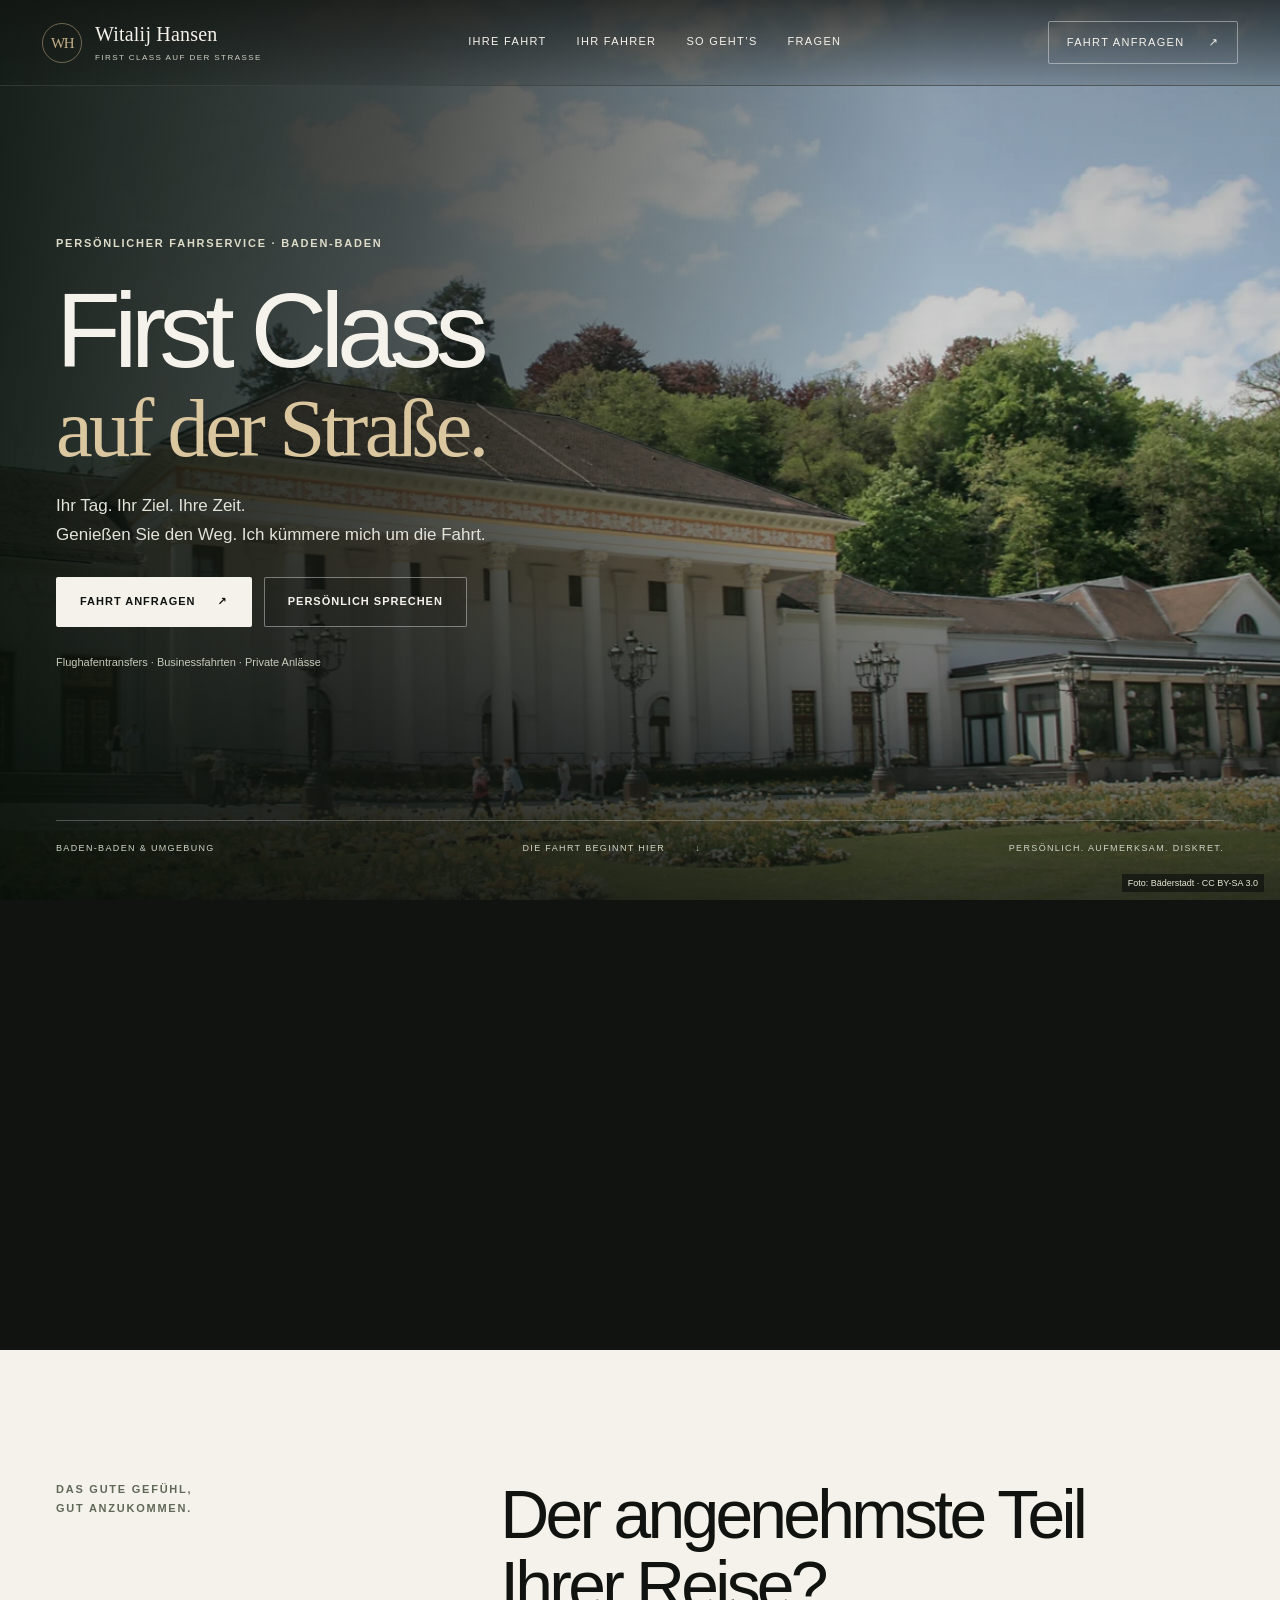
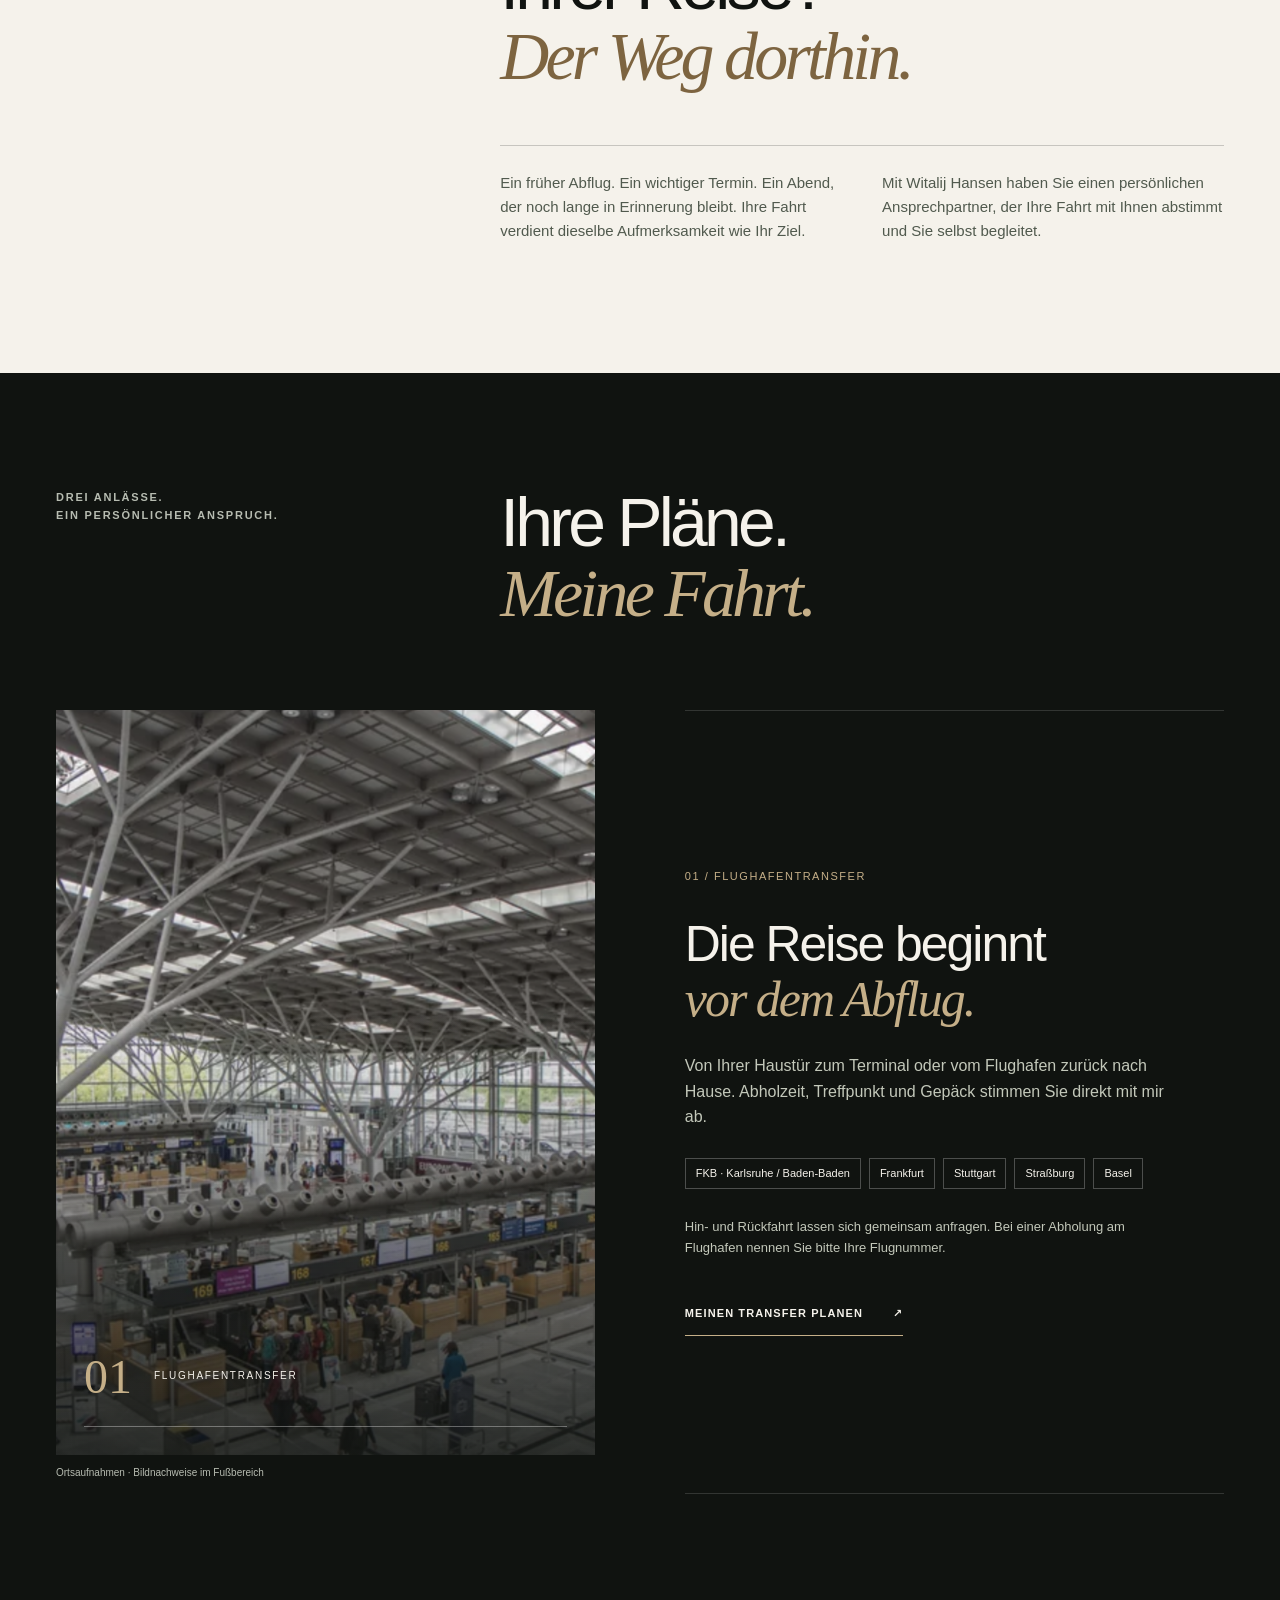
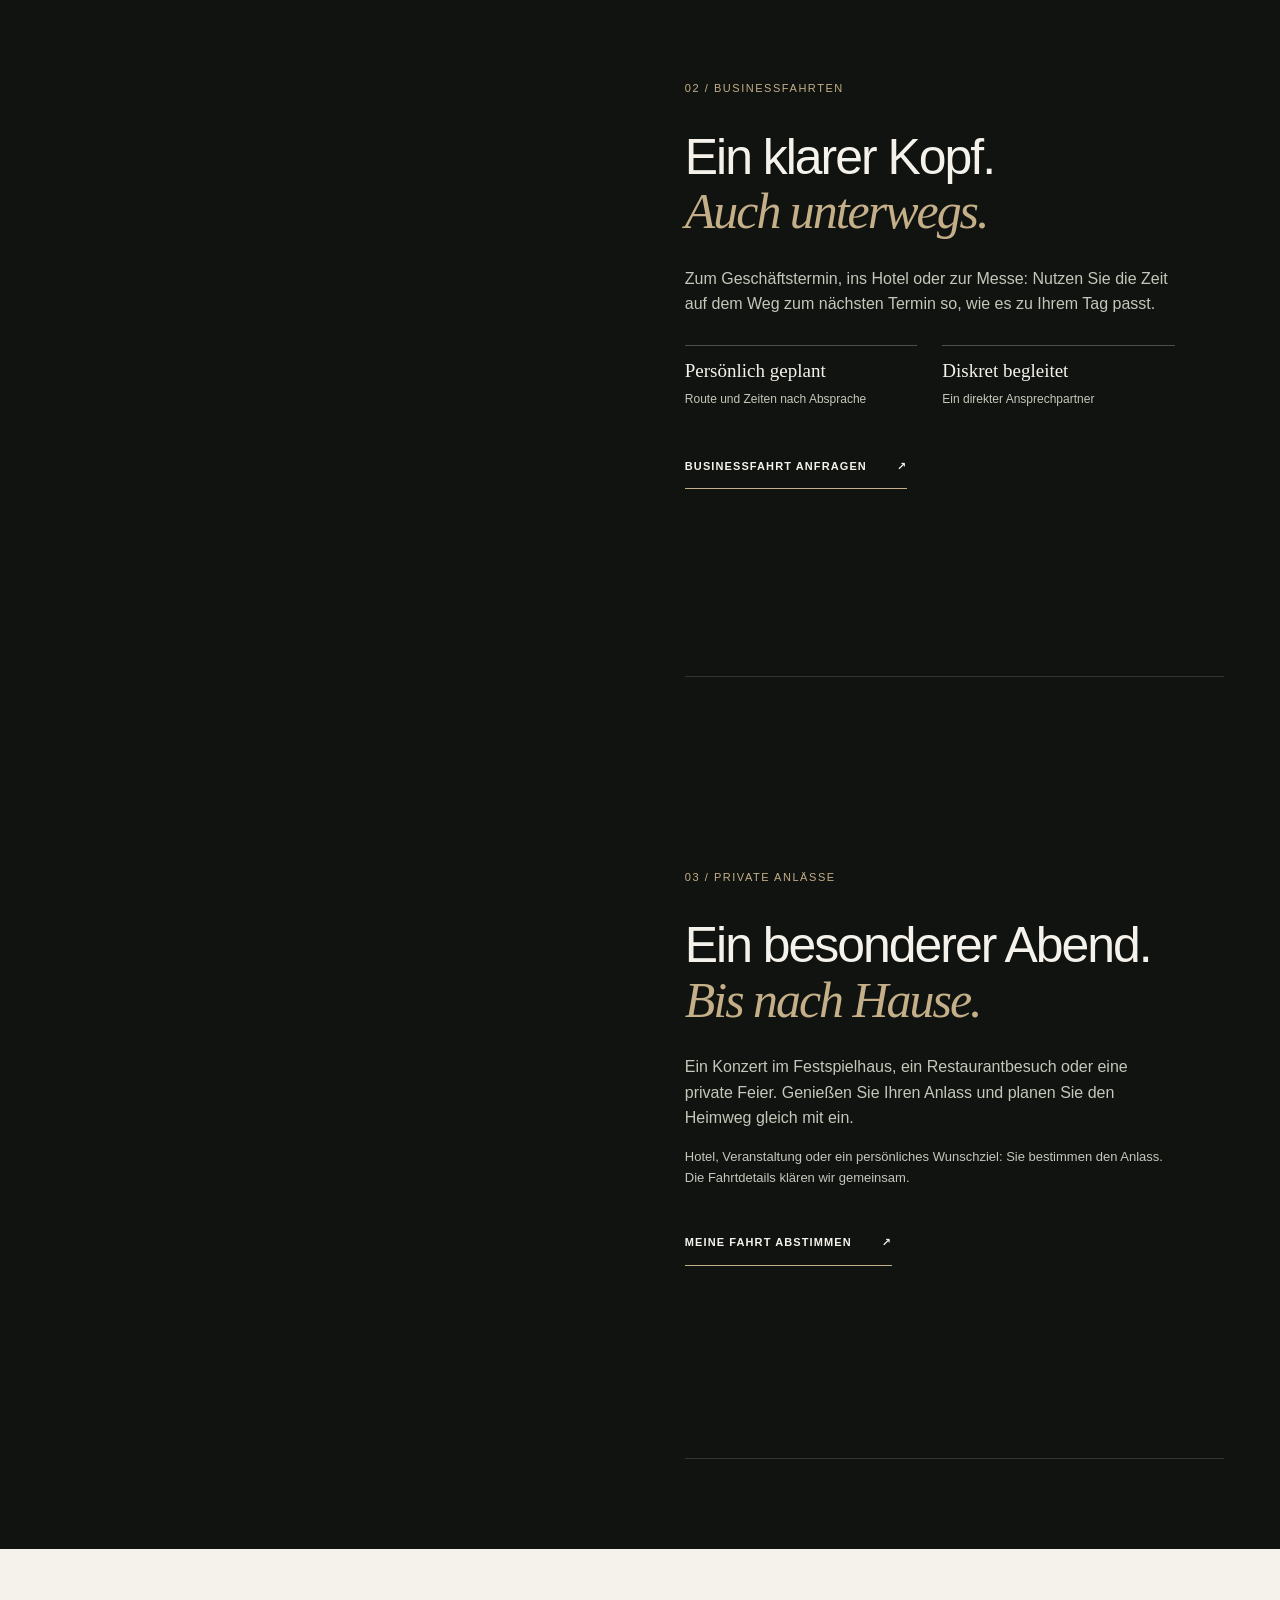
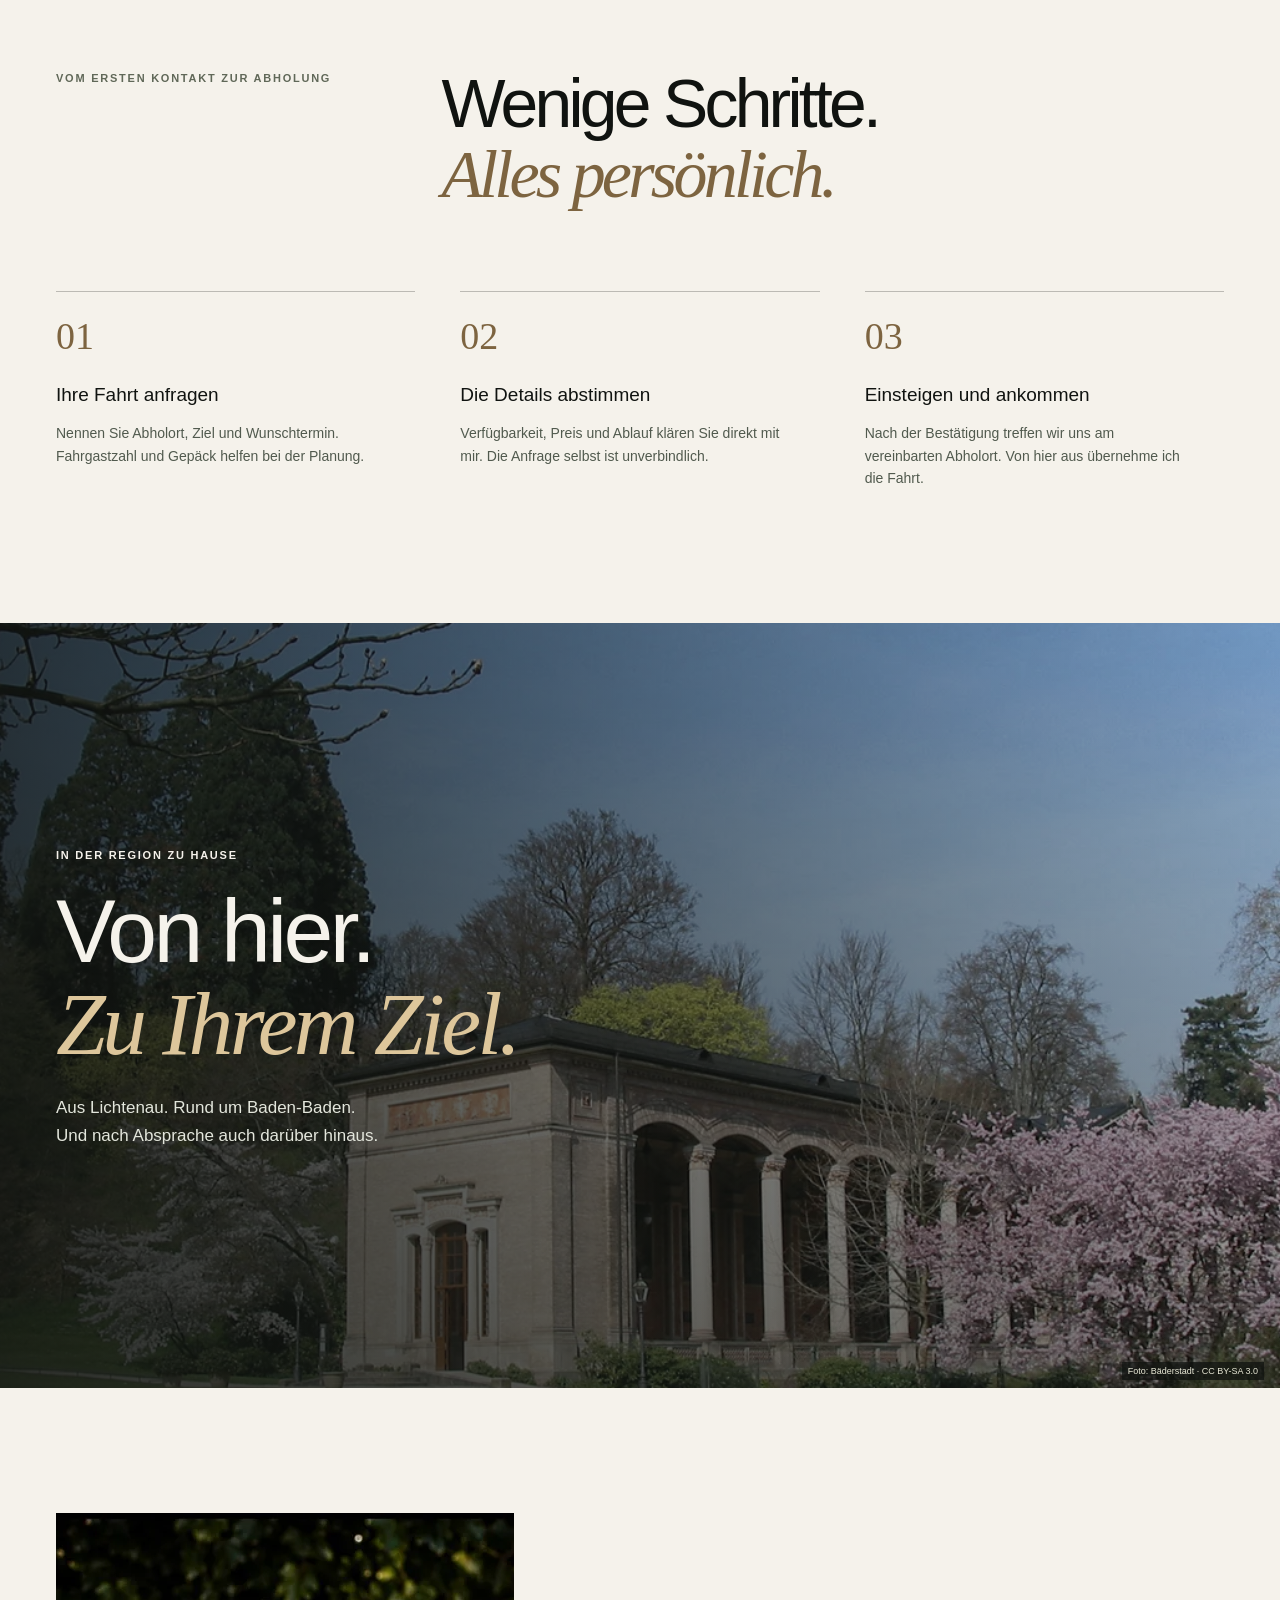
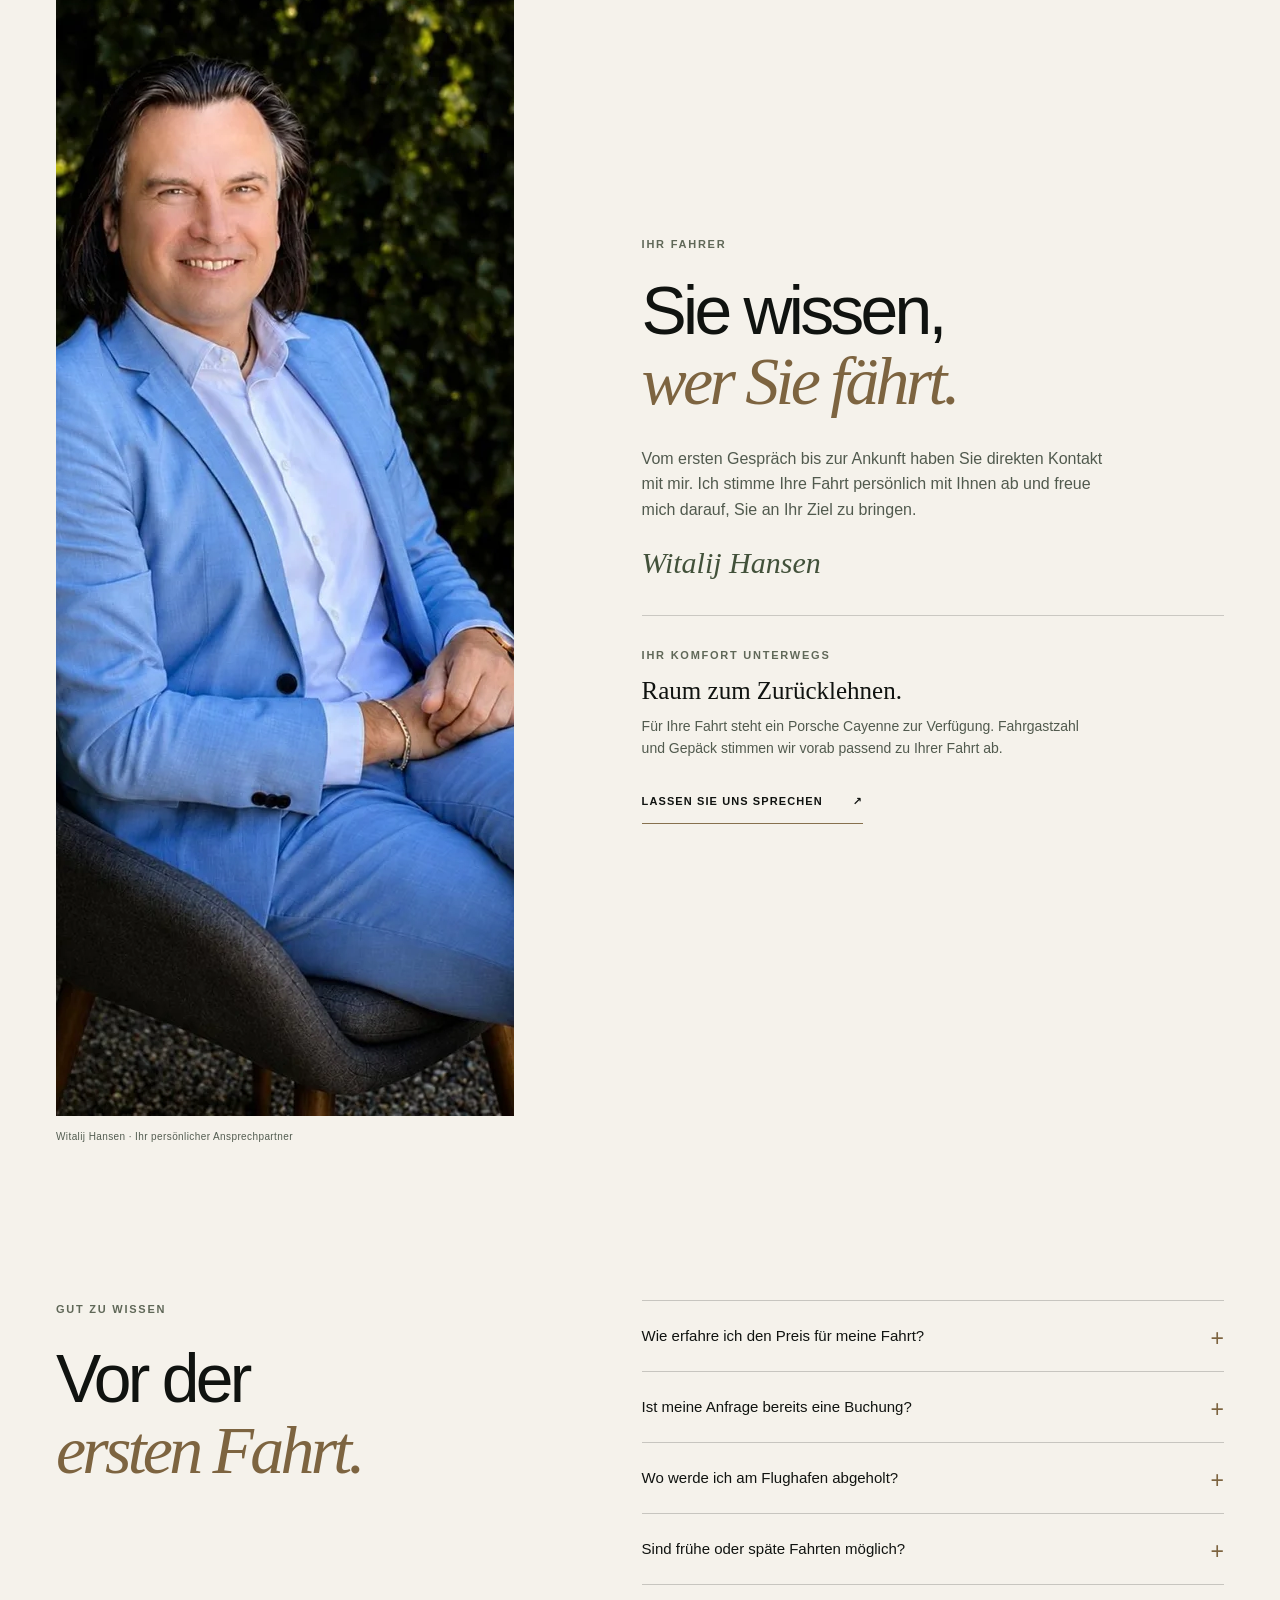
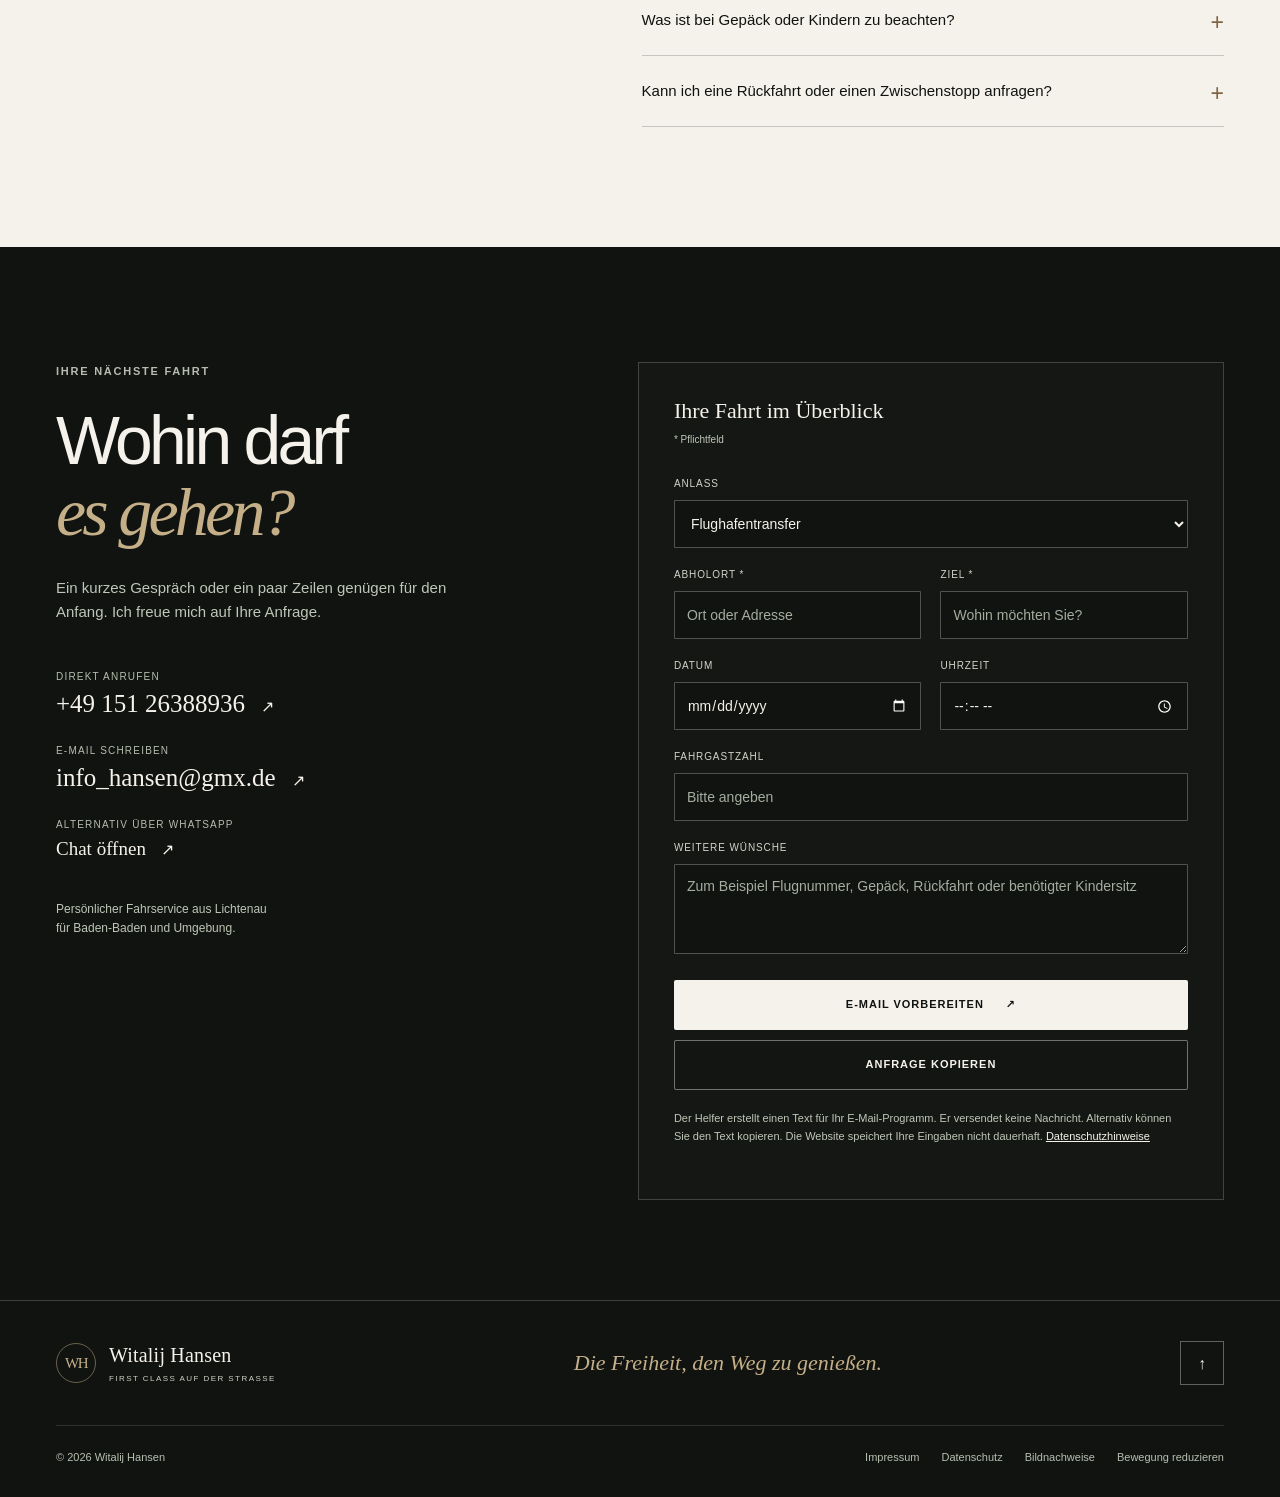
<file: index.html>
<!doctype html>
<html lang="de">
<head>
  <meta charset="utf-8">
  <meta name="viewport" content="width=device-width, initial-scale=1">
  <title>Fahrservice Baden-Baden & Flughafentransfer | Witalij Hansen</title>
  <meta name="description" content="Persönlicher Fahrservice rund um Baden-Baden: Flughafentransfers, Businessfahrten und private Anlässe. Mit Witalij Hansen entspannt ankommen. Fahrt unverbindlich anfragen.">
  <meta name="theme-color" content="#101310">
  <meta name="robots" content="noindex, nofollow">
  <meta name="referrer" content="no-referrer">
  <meta http-equiv="Content-Security-Policy" content="default-src 'self'; script-src 'self'; style-src 'self' 'unsafe-inline'; img-src 'self' data:; font-src 'self'; connect-src 'none'; object-src 'none'; base-uri 'self'; form-action 'none'">
  <meta property="og:title" content="First Class auf der Straße | Witalij Hansen">
  <meta property="og:description" content="Ihr Tag. Ihr Ziel. Ihre Zeit. Persönlicher Fahrservice rund um Baden-Baden.">
  <meta property="og:type" content="website">
  <meta property="og:locale" content="de_DE">
  <link rel="icon" href="assets/favicon.svg" type="image/svg+xml">
  <link rel="preload" as="image" href="assets/locations/kurhaus.webp" imagesrcset="assets/locations/kurhaus-800.webp 800w, assets/locations/kurhaus.webp 1417w" imagesizes="100vw">
  <link rel="stylesheet" href="styles.css">
  <script src="script.js" defer>
</script>
</head>
<body>
<a class="skip-link" href="#main-content">Direkt zum Inhalt</a>
<div class="scroll-progress" aria-hidden="true">
</div>
<header class="topbar" id="topbar">
  <a class="brand" href="#top" aria-label="Witalij Hansen, zur Startseite">
<span class="brand-mark" aria-hidden="true">WH</span>
<span class="brand-copy">
<strong>Witalij Hansen</strong>
<small>First Class auf der Straße</small>
</span>
</a>
  <nav class="topnav" aria-label="Hauptnavigation">
<a href="#leistungen">Ihre Fahrt</a>
<a href="#fahrer">Ihr Fahrer</a>
<a href="#ablauf">So geht’s</a>
<a href="#fragen">Fragen</a>
</nav>
  <a class="topbar-cta" href="#anfrage">Fahrt anfragen <span aria-hidden="true">↗</span>
</a>
  <details class="mobile-nav">
<summary aria-label="Navigation öffnen">Menü <span aria-hidden="true">☰</span>
</summary>
<nav aria-label="Mobile Navigation">
<a href="#leistungen">Ihre Fahrt</a>
<a href="#fahrer">Ihr Fahrer</a>
<a href="#ablauf">So geht’s</a>
<a href="#fragen">Häufige Fragen</a>
<a href="#anfrage">Fahrt anfragen</a>
<a href="impressum.html">Impressum</a>
<a href="datenschutz.html">Datenschutz</a>
</nav>
</details>
</header>
<main id="main-content">
  <section class="hero" id="top" aria-labelledby="hero-title">
    <div class="hero-sticky">
      <div class="hero-media">
<img src="assets/locations/kurhaus.webp" srcset="assets/locations/kurhaus-800.webp 800w, assets/locations/kurhaus.webp 1417w" sizes="100vw" width="1417" height="878" alt="Das Kurhaus in Baden-Baden, umgeben von Park und Blumenbeeten" fetchpriority="high">
</div>
      <div class="hero-shade" aria-hidden="true">
</div>
      <div class="hero-inner">
        <p class="eyebrow">Persönlicher Fahrservice · Baden-Baden</p>
        <h1 id="hero-title">First Class<span>auf der Straße.</span>
</h1>
        <p class="hero-lead">Ihr Tag. Ihr Ziel. Ihre Zeit.<br>Genießen Sie den Weg. Ich kümmere mich um die Fahrt.</p>
        <div class="hero-actions">
<a class="button button-light" href="#anfrage">Fahrt anfragen <span aria-hidden="true">↗</span>
</a>
<a class="button button-glass" href="tel:+4915126388936">Persönlich sprechen</a>
</div>
        <p class="hero-note">Flughafentransfers · Businessfahrten · Private Anlässe</p>
      </div>
      <div class="hero-bottom">
<span>Baden-Baden & Umgebung</span>
<a href="#auftakt">Die Fahrt beginnt hier <span aria-hidden="true">↓</span>
</a>
<span>Persönlich. Aufmerksam. Diskret.</span>
</div>
      <a class="image-credit" href="bildnachweise.html#kurhaus">Foto: Bäderstadt · CC BY-SA 3.0</a>
    </div>
  </section>
  <section class="statement section-light" id="auftakt">
    <div class="section-shell statement-grid">
<p class="section-label reveal">Das gute Gefühl,<br>gut anzukommen.</p>
<div>
<h2 class="display-copy reveal">Der angenehmste Teil<br>Ihrer Reise?<br>
<em>Der Weg dorthin.</em>
</h2>
<div class="statement-detail reveal">
<p>Ein früher Abflug. Ein wichtiger Termin. Ein Abend, der noch lange in Erinnerung bleibt. Ihre Fahrt verdient dieselbe Aufmerksamkeit wie Ihr Ziel.</p>
<p>Mit Witalij Hansen haben Sie einen persönlichen Ansprechpartner, der Ihre Fahrt mit Ihnen abstimmt und Sie selbst begleitet.</p>
</div>
</div>
</div>
  </section>
  <section class="services section-dark" id="leistungen" aria-labelledby="services-title">
    <div class="section-shell services-heading">
<p class="section-label reveal">Drei Anlässe.<br>Ein persönlicher Anspruch.</p>
<h2 class="display-copy reveal" id="services-title">Ihre Pläne.<br>
<em>Meine Fahrt.</em>
</h2>
</div>
    <div class="section-shell service-journey">
      <div class="service-gallery" aria-hidden="true">
<div class="service-gallery-frame">
        <img class="service-gallery-image is-active" data-service-media="airport" src="assets/locations/airport-stuttgart.webp" srcset="assets/locations/airport-stuttgart-800.webp 800w, assets/locations/airport-stuttgart.webp 1600w" sizes="(max-width: 700px) 100vw, 45vw" width="1600" height="1067" alt="" loading="lazy" decoding="async">
        <img class="service-gallery-image" data-service-media="business" src="assets/locations/trinkhalle.webp" srcset="assets/locations/trinkhalle-800.webp 800w, assets/locations/trinkhalle.webp 1181w" sizes="(max-width: 700px) 100vw, 65vw" width="1181" height="851" alt="" loading="lazy" decoding="async">
        <img class="service-gallery-image" data-service-media="private" src="assets/locations/kurhaus.webp" width="1417" height="878" alt="" loading="lazy" decoding="async">
        <div class="service-gallery-shade">
</div>
<div class="service-gallery-caption">
<span class="service-gallery-number">01</span>
<span class="service-gallery-name">Flughafentransfer</span>
<span class="gallery-line">
</span>
</div>
      </div>
<span class="gallery-source">Ortsaufnahmen · Bildnachweise im Fußbereich</span>
</div>
      <div class="service-stories">
        <article class="service-story" data-service="airport" id="flughafentransfer">
<div class="service-copy">
<p class="service-number">01 / Flughafentransfer</p>
<h3>Die Reise beginnt<br>
<em>vor dem Abflug.</em>
</h3>
<p>Von Ihrer Haustür zum Terminal oder vom Flughafen zurück nach Hause. Abholzeit, Treffpunkt und Gepäck stimmen Sie direkt mit mir ab.</p>
<ul class="route-list" aria-label="Flughafenziele auf Anfrage">
<li>FKB · Karlsruhe / Baden-Baden</li>
<li>Frankfurt</li>
<li>Stuttgart</li>
<li>Straßburg</li>
<li>Basel</li>
</ul>
<p class="service-small">Hin- und Rückfahrt lassen sich gemeinsam anfragen. Bei einer Abholung am Flughafen nennen Sie bitte Ihre Flugnummer.</p>
<a class="inline-link" href="#anfrage" data-kind="Flughafentransfer">Meinen Transfer planen <span aria-hidden="true">↗</span>
</a>
</div>
</article>
        <article class="service-story" data-service="business" id="businessfahrten">
<div class="service-copy">
<p class="service-number">02 / Businessfahrten</p>
<h3>Ein klarer Kopf.<br>
<em>Auch unterwegs.</em>
</h3>
<p>Zum Geschäftstermin, ins Hotel oder zur Messe: Nutzen Sie die Zeit auf dem Weg zum nächsten Termin so, wie es zu Ihrem Tag passt.</p>
<dl class="service-facts">
<div>
<dt>Persönlich geplant</dt>
<dd>Route und Zeiten nach Absprache</dd>
</div>
<div>
<dt>Diskret begleitet</dt>
<dd>Ein direkter Ansprechpartner</dd>
</div>
</dl>
<a class="inline-link" href="#anfrage" data-kind="Businessfahrt">Businessfahrt anfragen <span aria-hidden="true">↗</span>
</a>
</div>
</article>
        <article class="service-story" data-service="private" id="privatfahrten">
<div class="service-copy">
<p class="service-number">03 / Private Anlässe</p>
<h3>Ein besonderer Abend.<br>
<em>Bis nach Hause.</em>
</h3>
<p>Ein Konzert im Festspielhaus, ein Restaurantbesuch oder eine private Feier. Genießen Sie Ihren Anlass und planen Sie den Heimweg gleich mit ein.</p>
<p class="service-small">Hotel, Veranstaltung oder ein persönliches Wunschziel: Sie bestimmen den Anlass. Die Fahrtdetails klären wir gemeinsam.</p>
<a class="inline-link" href="#anfrage" data-kind="Privatfahrt">Meine Fahrt abstimmen <span aria-hidden="true">↗</span>
</a>
</div>
</article>
      </div>
    </div>
  </section>
  <section class="process section-light" id="ablauf" aria-labelledby="process-title">
<div class="section-shell">
<div class="process-heading">
<p class="section-label reveal">Vom ersten Kontakt zur Abholung</p>
<h2 class="display-copy reveal" id="process-title">Wenige Schritte.<br>
<em>Alles persönlich.</em>
</h2>
</div>
<ol class="process-grid">
<li class="reveal">
<span>01</span>
<h3>Ihre Fahrt anfragen</h3>
<p>Nennen Sie Abholort, Ziel und Wunschtermin. Fahrgastzahl und Gepäck helfen bei der Planung.</p>
</li>
<li class="reveal">
<span>02</span>
<h3>Die Details abstimmen</h3>
<p>Verfügbarkeit, Preis und Ablauf klären Sie direkt mit mir. Die Anfrage selbst ist unverbindlich.</p>
</li>
<li class="reveal">
<span>03</span>
<h3>Einsteigen und ankommen</h3>
<p>Nach der Bestätigung treffen wir uns am vereinbarten Abholort. Von hier aus übernehme ich die Fahrt.</p>
</li>
</ol>
</div>
</section>
  <section class="regional" aria-labelledby="regional-title">
<div class="regional-image">
<img src="assets/locations/trinkhalle.webp" srcset="assets/locations/trinkhalle-800.webp 800w, assets/locations/trinkhalle.webp 1181w" sizes="(max-width: 700px) 100vw, 65vw" width="1181" height="851" alt="Die historische Trinkhalle im Park von Baden-Baden" loading="lazy" decoding="async">
</div>
<div class="regional-shade">
</div>
<div class="section-shell regional-copy reveal">
<p class="eyebrow">In der Region zu Hause</p>
<h2 id="regional-title">Von hier.<br>
<em>Zu Ihrem Ziel.</em>
</h2>
<p>Aus Lichtenau. Rund um Baden-Baden.<br>Und nach Absprache auch darüber hinaus.</p>
</div>
<a class="image-credit" href="bildnachweise.html#trinkhalle">Foto: Bäderstadt · CC BY-SA 3.0</a>
</section>
  <section class="driver section-light" id="fahrer" aria-labelledby="driver-title">
<div class="section-shell driver-grid">
<figure class="driver-portrait reveal">
<img src="assets/witalij-hansen.webp" width="900" height="1203" alt="Witalij Hansen, Ihr persönlicher Fahrer" loading="lazy" decoding="async">
<figcaption>Witalij Hansen · Ihr persönlicher Ansprechpartner</figcaption>
</figure>
<div class="driver-copy reveal">
<p class="section-label">Ihr Fahrer</p>
<h2 class="display-copy" id="driver-title">Sie wissen,<br>
<em>wer Sie fährt.</em>
</h2>
<p>Vom ersten Gespräch bis zur Ankunft haben Sie direkten Kontakt mit mir. Ich stimme Ihre Fahrt persönlich mit Ihnen ab und freue mich darauf, Sie an Ihr Ziel zu bringen.</p>
<p class="signature">Witalij Hansen</p>
<div class="comfort-note" id="fahrzeug">
<span class="section-label">Ihr Komfort unterwegs</span>
<h3>Raum zum Zurücklehnen.</h3>
<p>Für Ihre Fahrt steht ein Porsche Cayenne zur Verfügung. Fahrgastzahl und Gepäck stimmen wir vorab passend zu Ihrer Fahrt ab.</p>
</div>
<a class="inline-link dark-link" href="tel:+4915126388936">Lassen Sie uns sprechen <span aria-hidden="true">↗</span>
</a>
</div>
</div>
</section>
  <section class="faq section-light" id="fragen" aria-labelledby="faq-title">
<div class="section-shell faq-grid">
<div>
<p class="section-label reveal">Gut zu wissen</p>
<h2 class="display-copy reveal" id="faq-title">Vor der<br>
<em>ersten Fahrt.</em>
</h2>
</div>
<div class="faq-items">
    <details>
<summary>Wie erfahre ich den Preis für meine Fahrt?</summary>
<p>Teilen Sie mir Route, Termin und Ihre Wünsche mit. Anschließend klären wir Verfügbarkeit und Preis. Mögliche Wartezeiten, Zwischenstopps oder eine Rückfahrt stimmen wir dabei gemeinsam ab.</p>
</details>
    <details>
<summary>Ist meine Anfrage bereits eine Buchung?</summary>
<p>Nein. Über diese Website stellen Sie eine unverbindliche Anfrage. Eine Fahrt wird erst nach gesonderter Abstimmung und Bestätigung vereinbart.</p>
</details>
    <details>
<summary>Wo werde ich am Flughafen abgeholt?</summary>
<p>Den genauen Treffpunkt vereinbaren wir vor Ihrer Fahrt. Teilen Sie mir dazu Flughafen, Flugnummer und Ankunftszeit mit. Bei Änderungen oder Verspätungen kontaktieren Sie mich bitte direkt.</p>
</details>
    <details>
<summary>Sind frühe oder späte Fahrten möglich?</summary>
<p>Fragen Sie Ihren gewünschten Termin gerne an. Ob eine Fahrt zu Ihrer Uhrzeit möglich ist, klären wir persönlich nach Verfügbarkeit.</p>
</details>
    <details>
<summary>Was ist bei Gepäck oder Kindern zu beachten?</summary>
<p>Bitte nennen Sie die Anzahl der Fahrgäste und Gepäckstücke. Wenn Kinder mitfahren, teilen Sie mir mit, welche Kindersitze benötigt werden. Die passende Ausstattung und Platzverhältnisse klären wir vor der Bestätigung.</p>
</details>
    <details>
<summary>Kann ich eine Rückfahrt oder einen Zwischenstopp anfragen?</summary>
<p>Ja. Geben Sie Ihre Wünsche direkt mit an. Route, zusätzliche Zeit und Preis werden vorab abgestimmt.</p>
</details>
  </div>
</div>
</section>
  <section class="contact section-dark" id="anfrage" aria-labelledby="contact-title">
<div class="section-shell contact-grid">
<div class="contact-copy reveal">
<p class="section-label">Ihre nächste Fahrt</p>
<h2 class="display-copy" id="contact-title">Wohin darf<br>
<em>es gehen?</em>
</h2>
<p>Ein kurzes Gespräch oder ein paar Zeilen genügen für den Anfang. Ich freue mich auf Ihre Anfrage.</p>
<div class="contact-direct">
<a href="tel:+4915126388936">
<small>Direkt anrufen</small>
<strong>+49 151 26388936 <span aria-hidden="true">↗</span>
</strong>
</a>
<a href="mailto:info_hansen@gmx.de">
<small>E-Mail schreiben</small>
<strong>info_hansen@gmx.de <span aria-hidden="true">↗</span>
</strong>
</a>
<a href="https://wa.me/4915126388936" target="_blank" rel="noopener noreferrer">
<small>Alternativ über WhatsApp</small>
<strong>Chat öffnen <span aria-hidden="true">↗</span>
</strong>
</a>
</div>
<p class="contact-meta">Persönlicher Fahrservice aus Lichtenau<br>für Baden-Baden und Umgebung.</p>
</div>
  <div class="request-wrap reveal">
<noscript>
<p class="noscript-note">Für Ihre Anfrage erreichen Sie mich direkt per Telefon oder E-Mail. Der Anfragehelfer benötigt JavaScript.</p>
</noscript>
<form class="request-form needs-js" id="requestForm" aria-label="Unverbindliche Fahrtanfrage" autocomplete="off">
<p class="form-intro">Ihre Fahrt im Überblick <span>* Pflichtfeld</span>
</p>
<div class="form-field wide">
<label for="kind">Anlass</label>
<select id="kind" name="kind">
<option>Flughafentransfer</option>
<option>Businessfahrt</option>
<option>Privatfahrt</option>
<option>Individuelle Fahrt</option>
</select>
</div>
<div class="form-field">
<label for="from">Abholort *</label>
<input id="from" name="from" placeholder="Ort oder Adresse" required maxlength="150">
</div>
<div class="form-field">
<label for="to">Ziel *</label>
<input id="to" name="to" placeholder="Wohin möchten Sie?" required maxlength="150">
</div>
<div class="form-field">
<label for="date">Datum</label>
<input id="date" name="date" type="date">
</div>
<div class="form-field">
<label for="time">Uhrzeit</label>
<input id="time" name="time" type="time">
</div>
<div class="form-field wide">
<label for="people">Fahrgastzahl</label>
<input id="people" name="people" type="number" min="1" max="4" step="1" placeholder="Bitte angeben">
</div>
<div class="form-field wide">
<label for="note">Weitere Wünsche</label>
<textarea id="note" name="note" rows="3" maxlength="700" placeholder="Zum Beispiel Flugnummer, Gepäck, Rückfahrt oder benötigter Kindersitz">
</textarea>
</div>
<div class="form-buttons wide">
<button class="button button-light" type="button" id="emailRequest">E-Mail vorbereiten <span aria-hidden="true">↗</span>
</button>
<button class="button button-outline" type="button" id="copyRequest">Anfrage kopieren</button>
</div>
<p class="form-note wide">Der Helfer erstellt einen Text für Ihr E-Mail-Programm. Er versendet keine Nachricht. Alternativ können Sie den Text kopieren. Die Website speichert Ihre Eingaben nicht dauerhaft. <a href="datenschutz.html#kontakt">Datenschutzhinweise</a>
</p>
<p class="form-status wide" id="formStatus" role="status" aria-live="polite">
</p>
<div class="request-result wide" id="requestResult" hidden>
<label for="requestText">Ihr Anfragetext</label>
<textarea id="requestText" rows="8" readonly>
</textarea>
<a class="inline-link" id="preparedEmail" href="mailto:info_hansen@gmx.de">E-Mail-Programm öffnen <span aria-hidden="true">↗</span>
</a>
<p>Kein E-Mail-Programm eingerichtet? Kopieren Sie den Text in eine Nachricht an info_hansen@gmx.de.</p>
</div>
</form>
</div>
</div>
</section>
</main>
<footer class="site-footer">
<div class="footer-top section-shell">
<a class="brand" href="#top">
<span class="brand-mark" aria-hidden="true">WH</span>
<span class="brand-copy">
<strong>Witalij Hansen</strong>
<small>First Class auf der Straße</small>
</span>
</a>
<p>Die Freiheit, den Weg zu genießen.</p>
<a class="back-top" href="#top" aria-label="Zurück nach oben">↑</a>
</div>
<div class="footer-bottom section-shell">
<p>© <span id="year">2026</span> Witalij Hansen</p>
<nav aria-label="Rechtliche Hinweise">
<a href="impressum.html">Impressum</a>
<a href="datenschutz.html">Datenschutz</a>
<a href="bildnachweise.html">Bildnachweise</a>
<button id="motionToggle" type="button" class="needs-js" aria-pressed="false">Bewegung reduzieren</button>
</nav>
</div>
</footer>
</body>
</html>
</file>
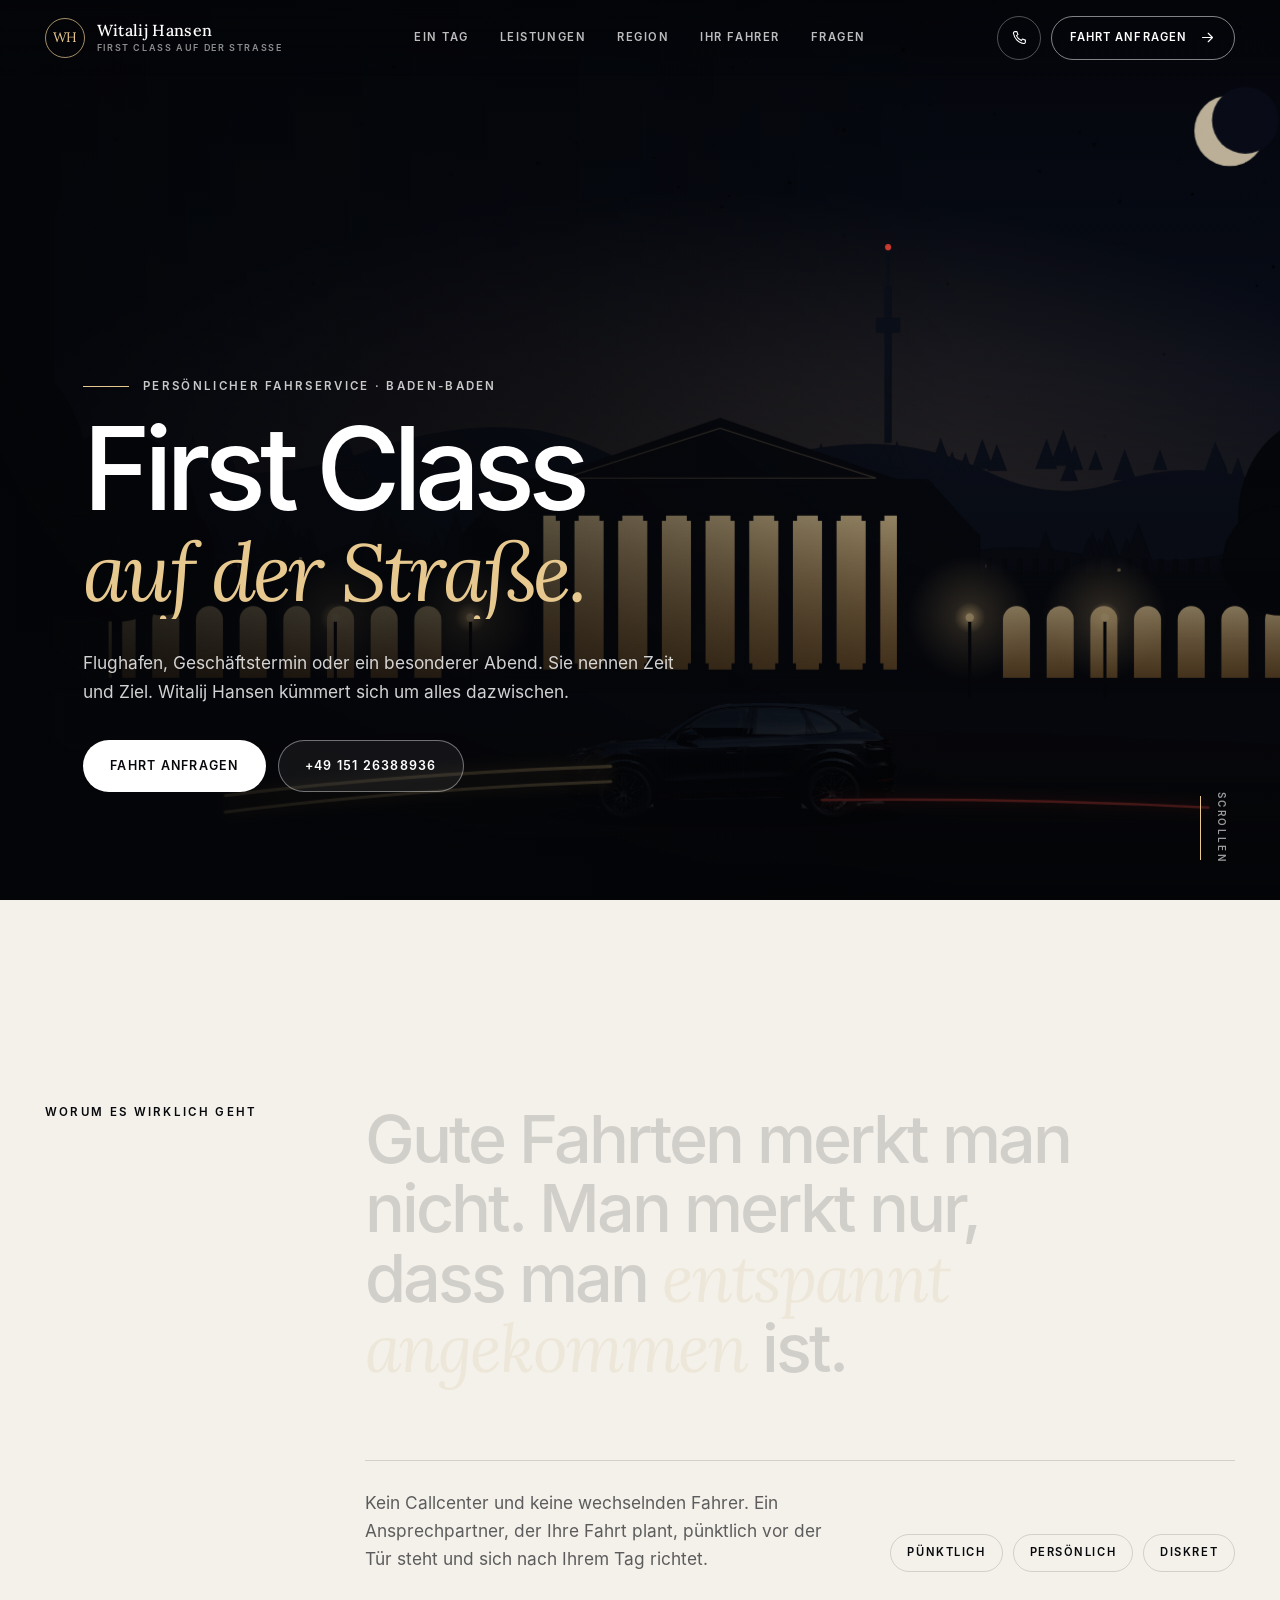
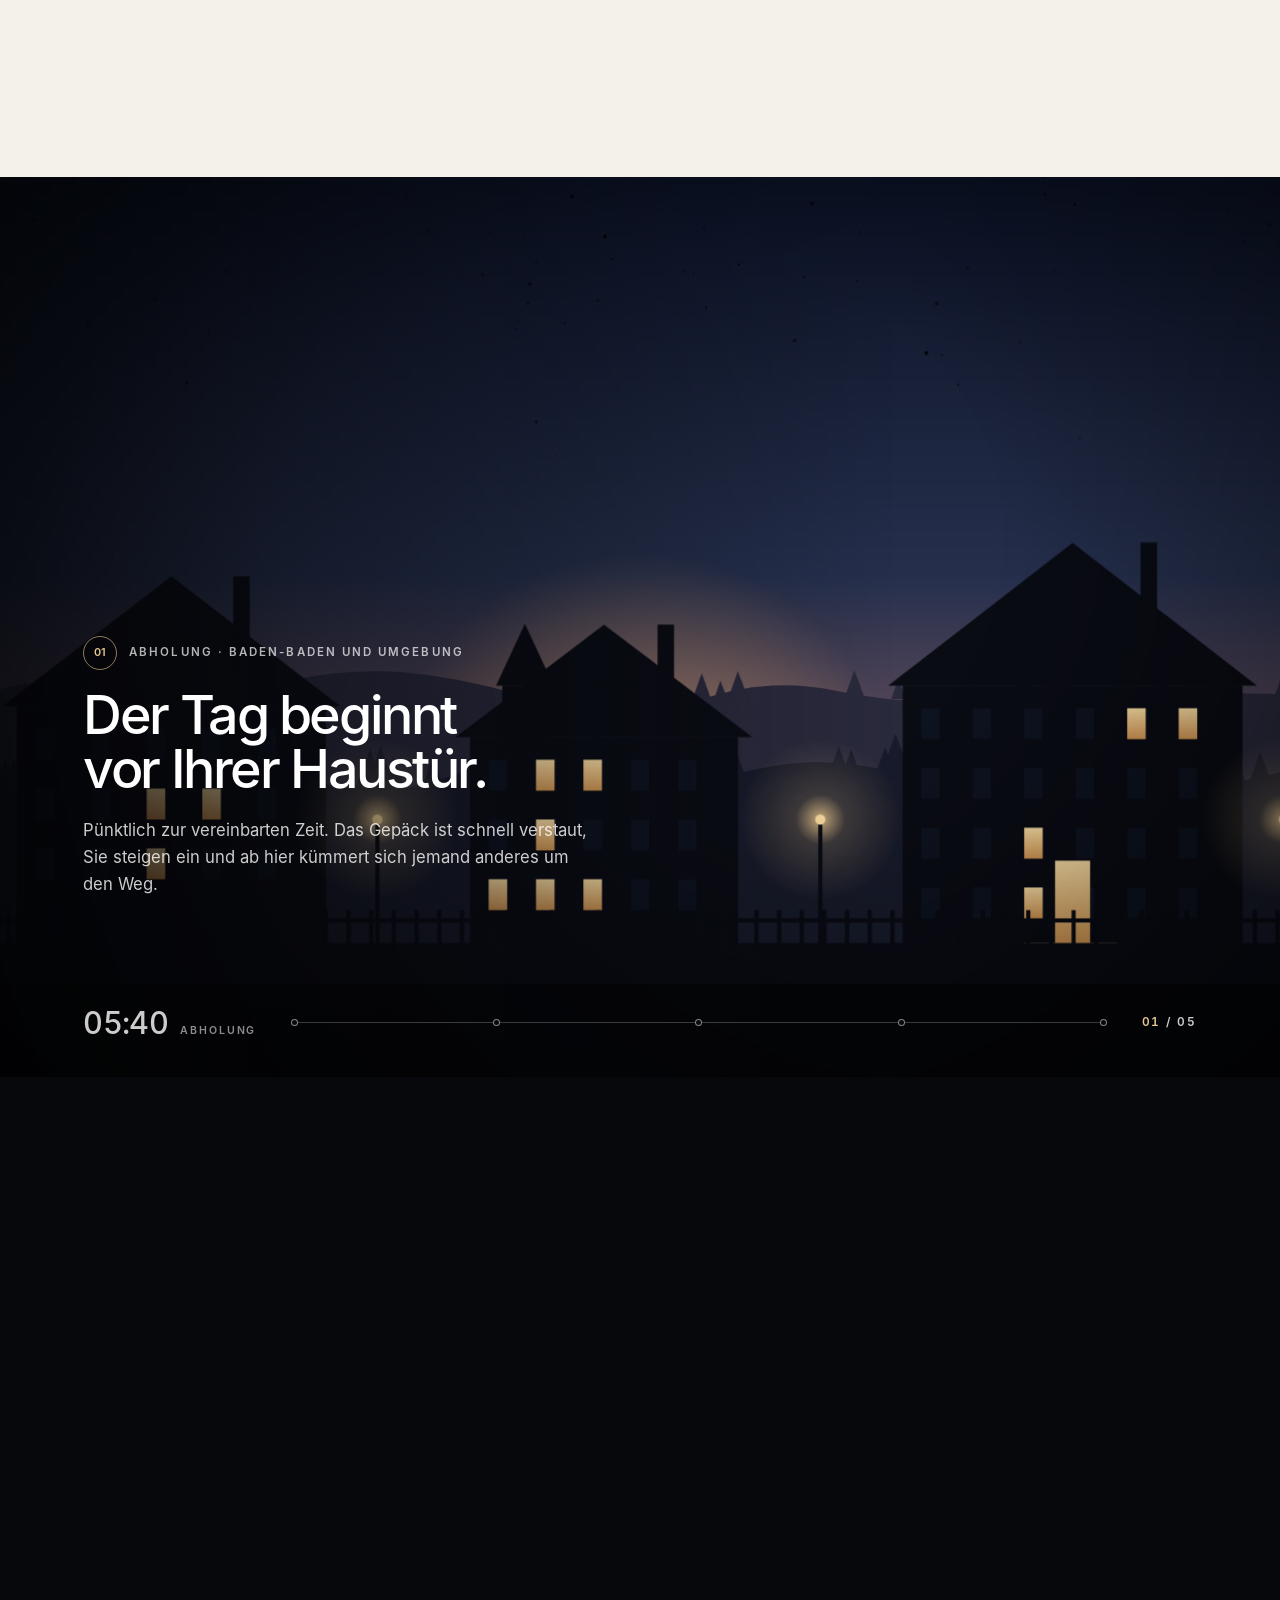
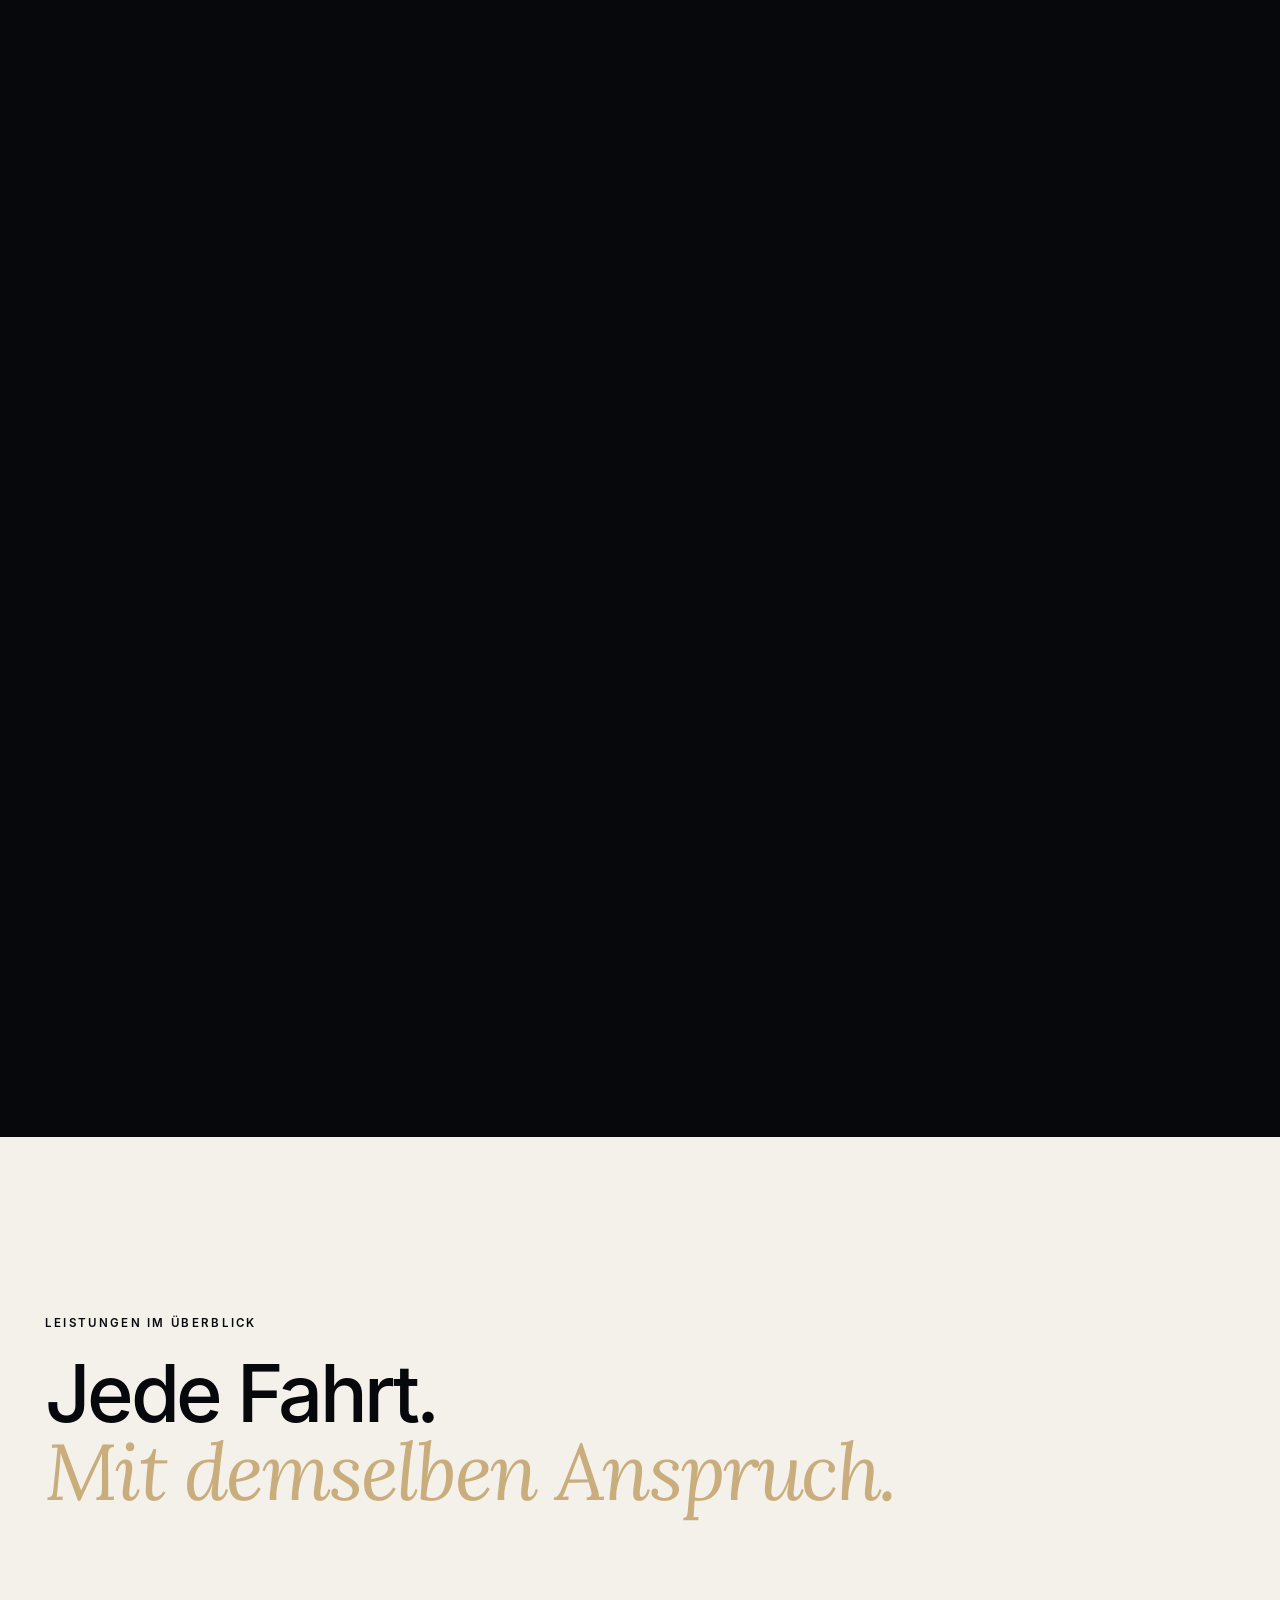
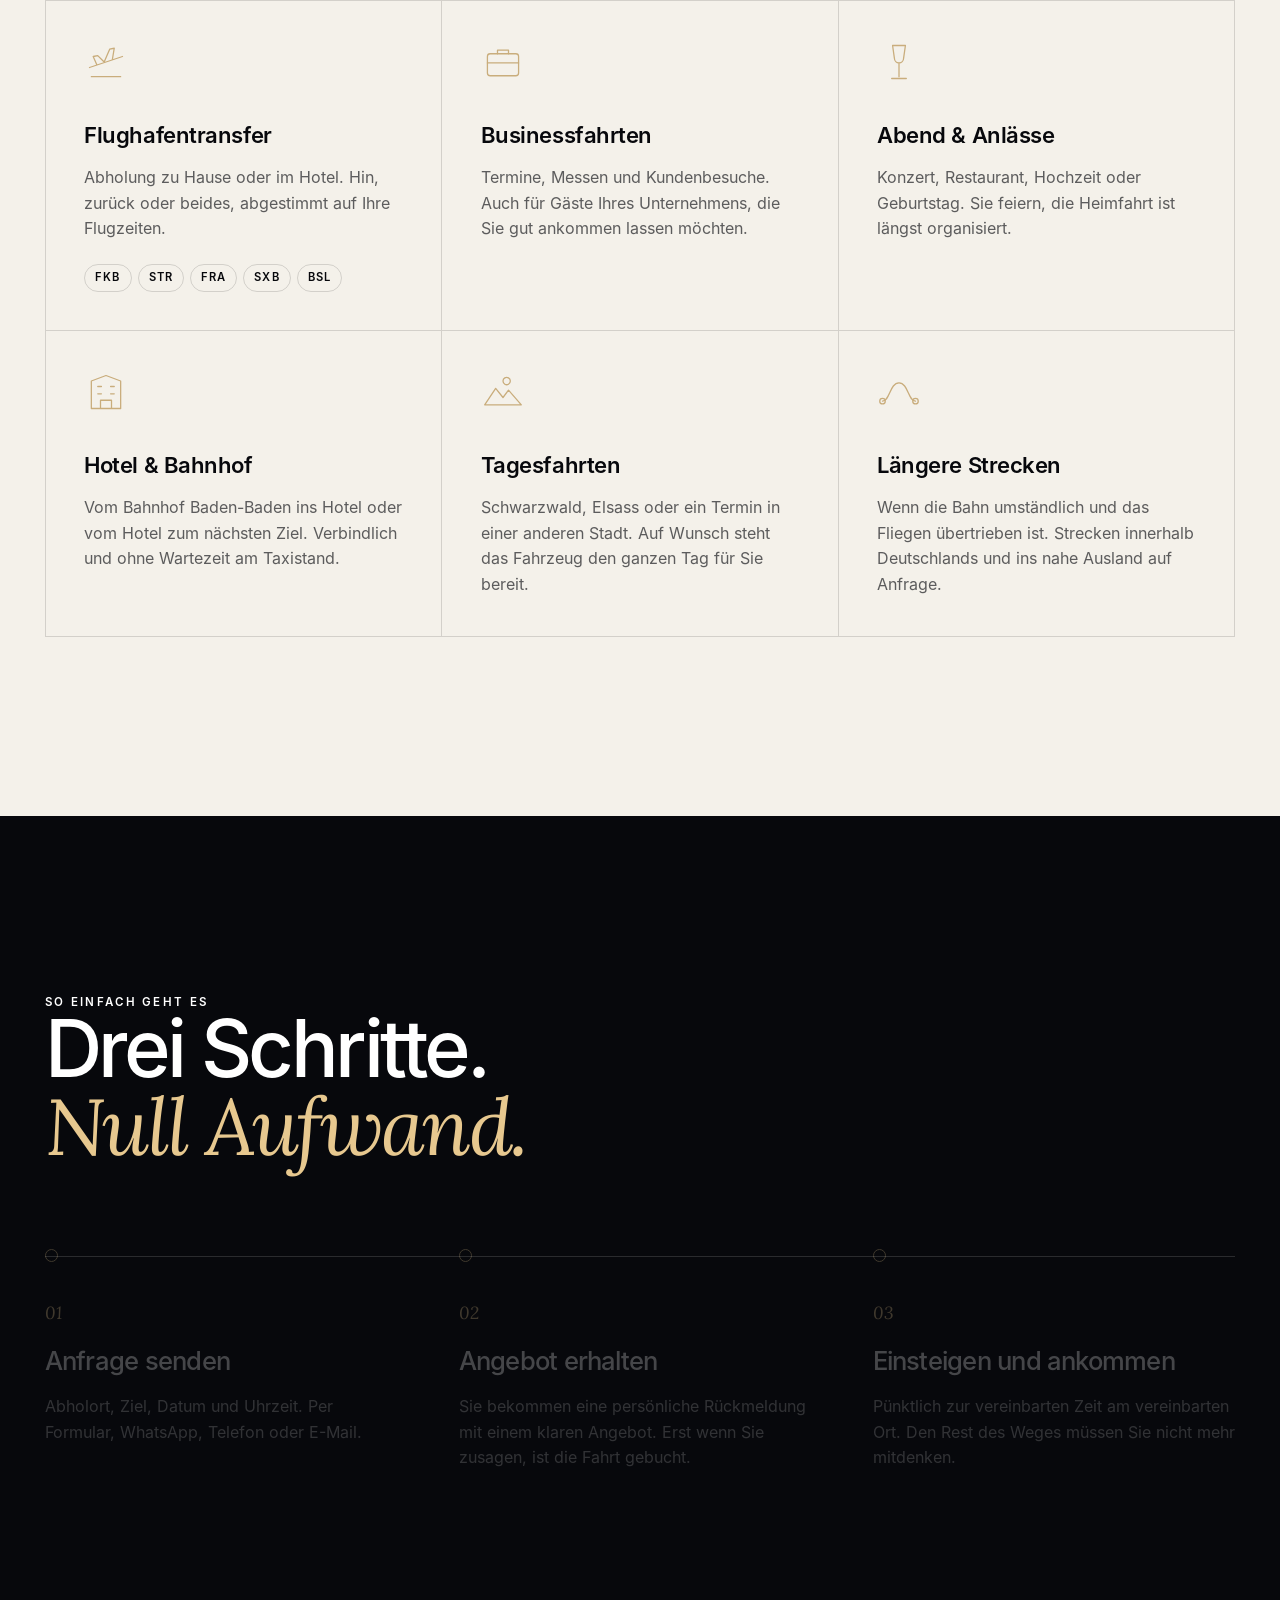
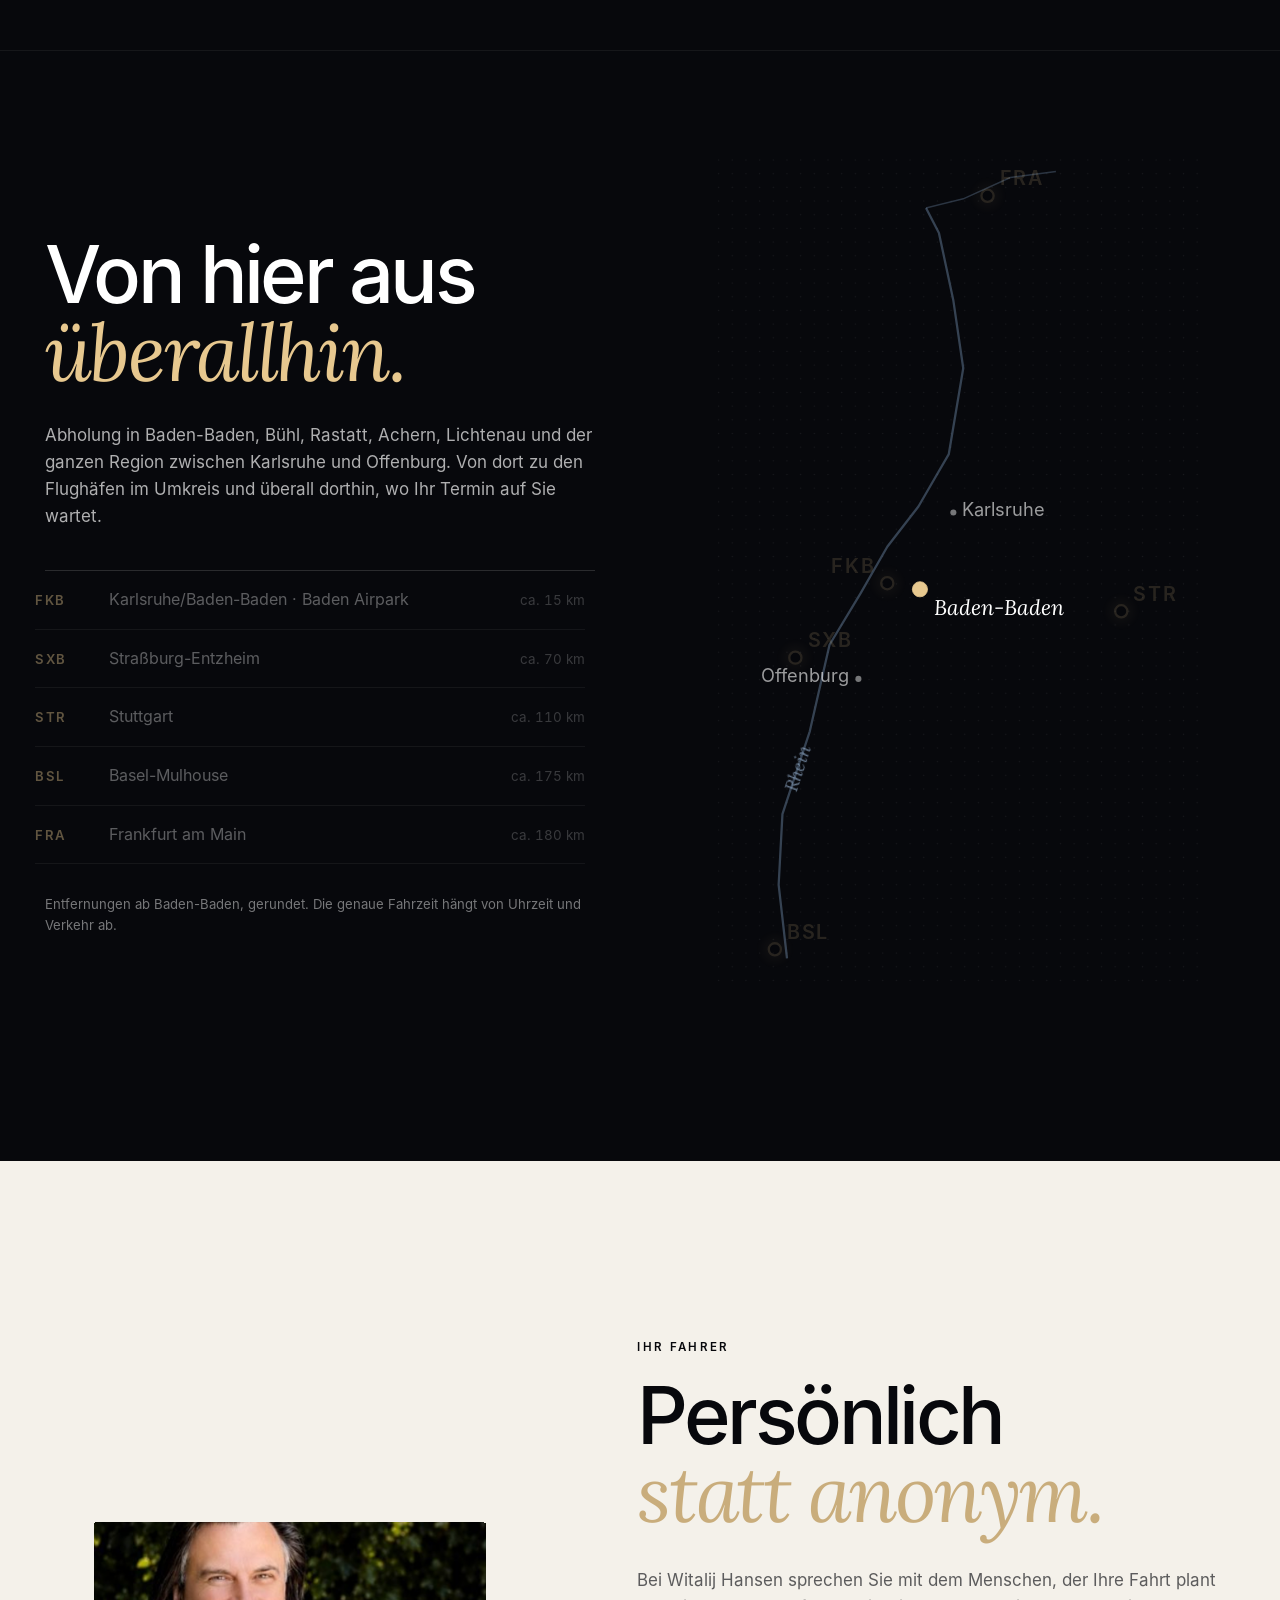
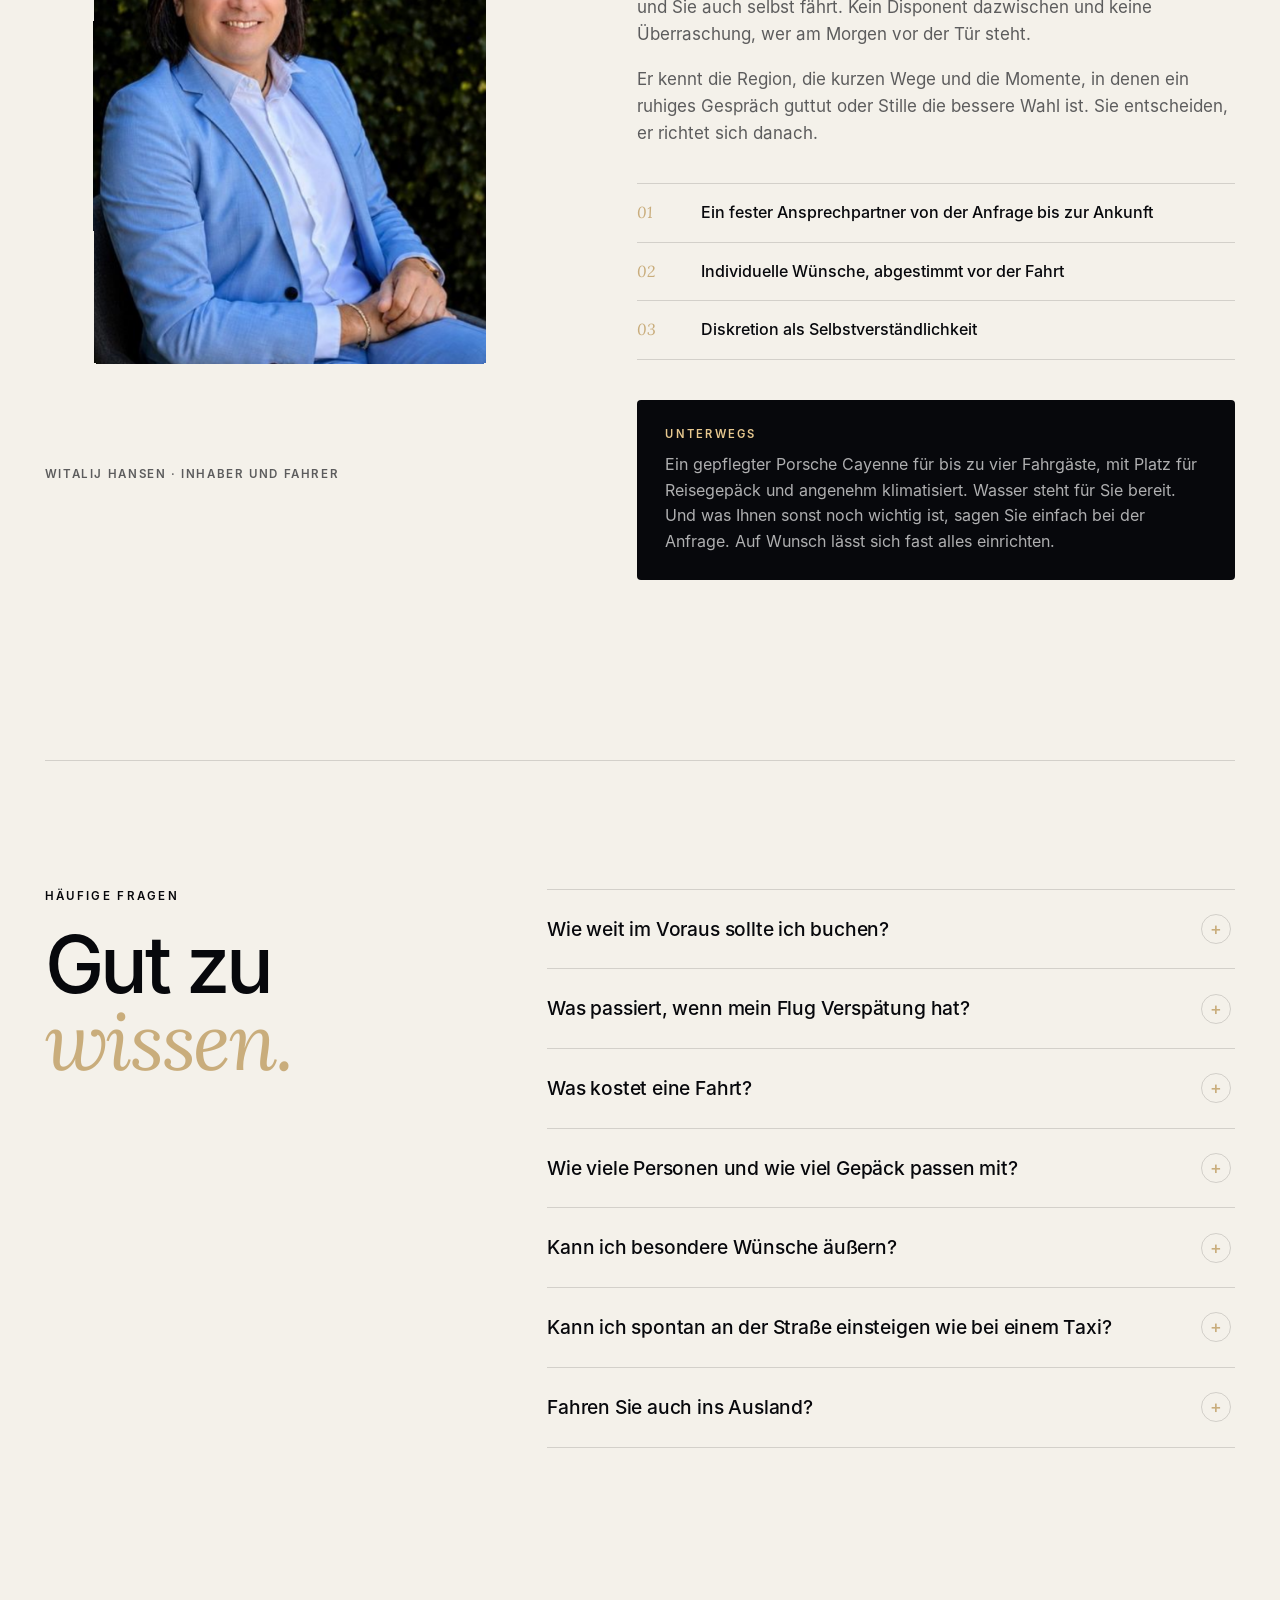
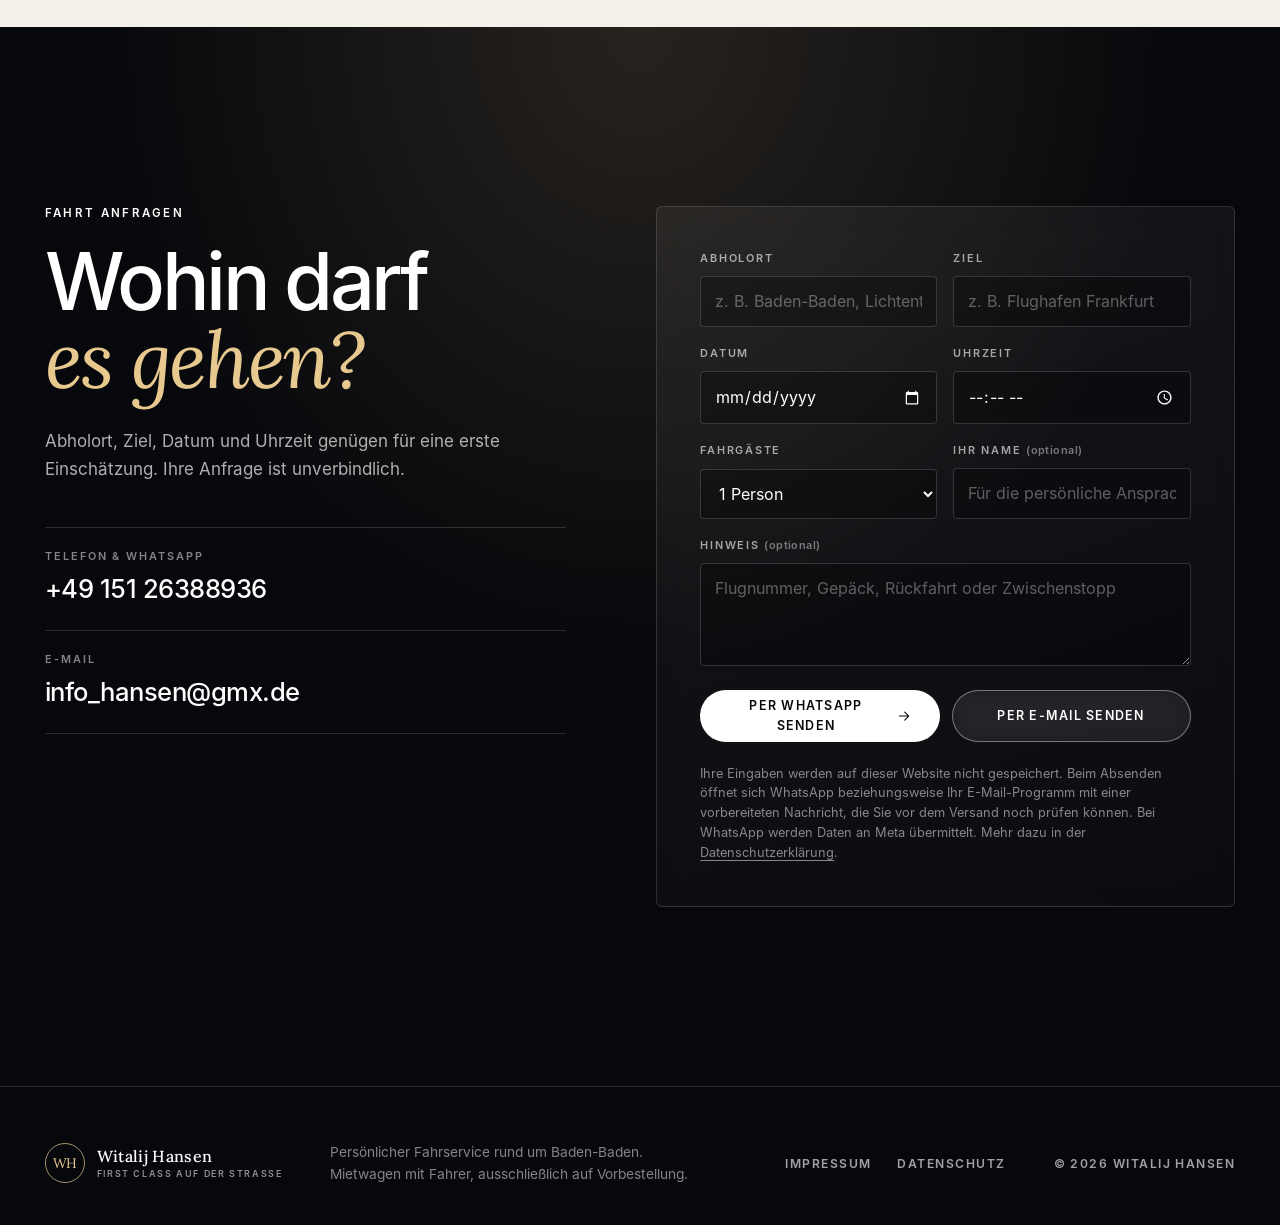
<file: neu/index.html>
<!doctype html>
<html lang="de">
<head>
  <meta charset="utf-8">
  <meta name="viewport" content="width=device-width, initial-scale=1, viewport-fit=cover">
  <title>Fahrservice Baden-Baden | Witalij Hansen · First Class auf der Straße</title>
  <meta name="description" content="Persönlicher Premium-Fahrservice rund um Baden-Baden: Flughafentransfer zum Baden Airpark, nach Stuttgart, Frankfurt, Straßburg und Basel, Businessfahrten und Privatfahrten. Direkt anfragen bei Witalij Hansen.">
  <meta name="theme-color" content="#07080c">
  <!-- Vor dem offiziellen Start auf "index, follow" umstellen (siehe LIESMICH.md) -->
  <meta name="robots" content="noindex, nofollow">
  <link rel="canonical" href="https://johannseel1985.github.io/first-class-fahrservice/neu/">
  <meta property="og:locale" content="de_DE">
  <meta property="og:type" content="website">
  <meta property="og:title" content="First Class auf der Straße · Fahrservice Baden-Baden">
  <meta property="og:description" content="Flughafentransfer, Businessfahrten und Privatfahrten rund um Baden-Baden. Persönlich gefahren von Witalij Hansen.">
  <meta property="og:url" content="https://johannseel1985.github.io/first-class-fahrservice/neu/">
  <meta property="og:image" content="https://johannseel1985.github.io/first-class-fahrservice/neu/assets/og-image.jpg">
  <meta property="og:image:width" content="1200">
  <meta property="og:image:height" content="630">
  <meta name="twitter:card" content="summary_large_image">
  <link rel="icon" href="assets/favicon.svg" type="image/svg+xml">
  <link rel="apple-touch-icon" href="assets/apple-touch-icon.png">
  <link rel="preload" href="assets/fonts/inter-Regular.woff" as="font" type="font/woff" crossorigin>
  <link rel="preload" href="assets/fonts/lora-italic.woff" as="font" type="font/woff" crossorigin>
  <link rel="stylesheet" href="styles.css">
  <script type="application/ld+json">
  {
    "@context": "https://schema.org",
    "@type": "LocalBusiness",
    "name": "Witalij Hansen · First Class auf der Straße",
    "description": "Premium-Fahrservice rund um Baden-Baden: Flughafentransfer, Businessfahrten und Privatfahrten.",
    "url": "https://johannseel1985.github.io/first-class-fahrservice/neu/",
    "telephone": "+4915126388936",
    "email": "info_hansen@gmx.de",
    "image": "https://johannseel1985.github.io/first-class-fahrservice/neu/assets/og-image.jpg",
    "address": {
      "@type": "PostalAddress",
      "streetAddress": "Am Feldbach 18",
      "postalCode": "77839",
      "addressLocality": "Lichtenau",
      "addressCountry": "DE"
    },
    "areaServed": ["Baden-Baden", "Lichtenau", "Bühl", "Rastatt", "Achern", "Karlsruhe", "Offenburg"]
  }
  </script>
</head>
<body>
  <a class="skip-link" href="#main-content">Direkt zum Inhalt</a>
  <div class="scroll-progress" aria-hidden="true"><span></span></div>

  <header class="topbar" id="topbar">
    <a class="brand" href="#top" aria-label="Witalij Hansen, zur Startseite">
      <span class="brand-mark" aria-hidden="true">WH</span>
      <span class="brand-copy">
        <strong>Witalij Hansen</strong>
        <small>First Class auf der Straße</small>
      </span>
    </a>

    <nav class="topnav" id="topnav" aria-label="Hauptnavigation">
      <a href="#ein-tag">Ein Tag</a>
      <a href="#leistungen">Leistungen</a>
      <a href="#region">Region</a>
      <a href="#fahrer">Ihr Fahrer</a>
      <a href="#fragen">Fragen</a>
      <a class="topnav-cta-mobile" href="#anfrage">Fahrt anfragen</a>
    </nav>

    <div class="topbar-actions">
      <a class="topbar-call" href="tel:+4915126388936" aria-label="Anrufen: +49 151 26388936">
        <svg viewBox="0 0 24 24" aria-hidden="true"><path d="M6.6 3.5h2.6l1.4 4-2 1.3a12 12 0 0 0 6.6 6.6l1.3-2 4 1.4v2.6a2 2 0 0 1-2.2 2A16.5 16.5 0 0 1 4.6 5.7a2 2 0 0 1 2-2.2z"/></svg>
      </a>
      <a class="topbar-cta" href="#anfrage">
        <span>Fahrt anfragen</span>
        <svg viewBox="0 0 24 24" aria-hidden="true"><path d="M5 12h14M13 6l6 6-6 6"/></svg>
      </a>
      <button class="menu-toggle" type="button" aria-expanded="false" aria-controls="topnav" aria-label="Menü öffnen">
        <span></span><span></span>
      </button>
    </div>
  </header>

  <main id="main-content">

    <!-- HERO -->
    <section class="hero" id="top" aria-labelledby="hero-title">
      <div class="hero-scene" aria-hidden="true"><svg class="scene-svg scene-hero" viewBox="0 0 1600 900" preserveAspectRatio="xMidYMid slice" aria-hidden="true" focusable="false"><defs><linearGradient id="beam" x1="1" y1="0" x2="0" y2="0"><stop offset="0" stop-color="#fff3d6" stop-opacity=".45"/><stop offset="1" stop-color="#fff3d6" stop-opacity="0"/></linearGradient></defs><defs>
<linearGradient id="hSky" x1="0" y1="0" x2="0" y2="1"><stop offset="0" stop-color="#04060b"/><stop offset=".55" stop-color="#0b1020"/><stop offset=".8" stop-color="#1b1a24"/><stop offset="1" stop-color="#2a2120"/></linearGradient>
<radialGradient id="hGlow" cx=".5" cy=".78" r=".55"><stop offset="0" stop-color="#d9a866" stop-opacity=".32"/><stop offset="1" stop-color="#d9a866" stop-opacity="0"/></radialGradient>
<linearGradient id="hLit" x1="0" y1="0" x2="0" y2="1"><stop offset="0" stop-color="#ffe2a8" stop-opacity=".95"/><stop offset="1" stop-color="#c98f45" stop-opacity=".75"/></linearGradient>
<linearGradient id="hRoad" x1="0" y1="0" x2="0" y2="1"><stop offset="0" stop-color="#0b0c10"/><stop offset="1" stop-color="#050506"/></linearGradient>
<radialGradient id="lamp" cx=".5" cy=".5" r=".5"><stop offset="0" stop-color="#ffd896" stop-opacity=".85"/><stop offset=".25" stop-color="#ffd896" stop-opacity=".25"/><stop offset="1" stop-color="#ffd896" stop-opacity="0"/></radialGradient>
</defs><rect width="1600" height="900" fill="url(#hSky)"/><g class="lyr lyr-stars"><circle class="star" cx="518" cy="61" r="0.7" opacity="0.78" style="animation-delay:-0.6s"/><circle class="star" cx="932" cy="232" r="0.7" opacity="0.53" style="animation-delay:-0.4s"/><circle class="star" cx="145" cy="196" r="0.7" opacity="0.87" style="animation-delay:-3.8s"/><circle class="star" cx="933" cy="24" r="0.7" opacity="0.88" style="animation-delay:-0.3s"/><circle class="star" cx="1374" cy="67" r="0.7" opacity="0.62" style="animation-delay:-3.4s"/><circle class="star" cx="1091" cy="39" r="0.9" opacity="0.49" style="animation-delay:-3.3s"/><circle class="star" cx="100" cy="15" r="1.8" opacity="0.53" style="animation-delay:-1.9s"/><circle class="star" cx="937" cy="128" r="0.9" opacity="0.70" style="animation-delay:-1.5s"/><circle class="star" cx="919" cy="251" r="1.4" opacity="0.44" style="animation-delay:-5.9s"/><circle class="star" cx="189" cy="183" r="0.9" opacity="0.86" style="animation-delay:-2.5s"/><circle class="star" cx="1539" cy="29" r="1.1" opacity="0.47" style="animation-delay:-2.1s"/><circle class="star" cx="795" cy="164" r="0.7" opacity="0.86" style="animation-delay:-2.8s"/><circle class="star" cx="1063" cy="25" r="1.8" opacity="0.90" style="animation-delay:-4.9s"/><circle class="star" cx="455" cy="157" r="0.7" opacity="0.86" style="animation-delay:-2.1s"/><circle class="star" cx="977" cy="126" r="1.1" opacity="0.33" style="animation-delay:-1.5s"/><circle class="star" cx="626" cy="182" r="1.4" opacity="0.51" style="animation-delay:-1.7s"/><circle class="star" cx="219" cy="158" r="1.4" opacity="0.89" style="animation-delay:-4.1s"/><circle class="star" cx="609" cy="48" r="0.9" opacity="0.40" style="animation-delay:-1.4s"/><circle class="star" cx="776" cy="160" r="0.7" opacity="0.34" style="animation-delay:-3.2s"/><circle class="star" cx="976" cy="72" r="1.8" opacity="0.87" style="animation-delay:-3.9s"/><circle class="star" cx="1184" cy="218" r="1.8" opacity="0.51" style="animation-delay:-2.4s"/><circle class="star" cx="166" cy="129" r="0.7" opacity="0.89" style="animation-delay:-2.6s"/><circle class="star" cx="176" cy="130" r="1.8" opacity="0.35" style="animation-delay:-0.6s"/><circle class="star" cx="582" cy="12" r="1.8" opacity="0.49" style="animation-delay:-3.8s"/><circle class="star" cx="1529" cy="206" r="0.7" opacity="0.80" style="animation-delay:-6.0s"/><circle class="star" cx="746" cy="102" r="0.7" opacity="0.74" style="animation-delay:-4.4s"/><circle class="star" cx="766" cy="247" r="0.9" opacity="0.87" style="animation-delay:-3.2s"/><circle class="star" cx="235" cy="104" r="1.8" opacity="0.44" style="animation-delay:-3.9s"/><circle class="star" cx="146" cy="302" r="0.9" opacity="0.48" style="animation-delay:-1.3s"/><circle class="star" cx="867" cy="200" r="1.8" opacity="0.78" style="animation-delay:-5.9s"/><circle class="star" cx="1364" cy="370" r="0.9" opacity="0.38" style="animation-delay:-3.0s"/><circle class="star" cx="1170" cy="444" r="1.4" opacity="0.42" style="animation-delay:-4.2s"/><circle class="star" cx="1530" cy="223" r="1.1" opacity="0.87" style="animation-delay:-2.2s"/><circle class="star" cx="353" cy="56" r="0.9" opacity="0.56" style="animation-delay:-5.9s"/><circle class="star" cx="976" cy="1" r="1.1" opacity="0.77" style="animation-delay:-0.5s"/><circle class="star" cx="1057" cy="406" r="0.9" opacity="0.56" style="animation-delay:-1.1s"/><circle class="star" cx="1263" cy="151" r="1.4" opacity="0.55" style="animation-delay:-4.5s"/><circle class="star" cx="136" cy="82" r="0.7" opacity="0.35" style="animation-delay:-5.4s"/><circle class="star" cx="1290" cy="67" r="1.4" opacity="0.68" style="animation-delay:-2.1s"/><circle class="star" cx="878" cy="24" r="0.7" opacity="0.59" style="animation-delay:-5.6s"/><circle class="star" cx="694" cy="402" r="0.9" opacity="0.27" style="animation-delay:-1.3s"/><circle class="star" cx="802" cy="223" r="1.8" opacity="0.52" style="animation-delay:-0.8s"/><circle class="star" cx="1456" cy="119" r="1.8" opacity="0.78" style="animation-delay:-3.1s"/><circle class="star" cx="1323" cy="199" r="0.9" opacity="0.59" style="animation-delay:-0.1s"/><circle class="star" cx="704" cy="34" r="0.9" opacity="0.36" style="animation-delay:-2.8s"/><circle class="star" cx="1160" cy="163" r="1.8" opacity="0.59" style="animation-delay:-2.9s"/><circle class="star" cx="1242" cy="178" r="0.9" opacity="0.43" style="animation-delay:-4.6s"/><circle class="star" cx="812" cy="247" r="0.7" opacity="0.54" style="animation-delay:-3.7s"/><circle class="star" cx="809" cy="213" r="1.4" opacity="0.58" style="animation-delay:-4.8s"/><circle class="star" cx="812" cy="89" r="1.1" opacity="0.85" style="animation-delay:-5.4s"/><circle class="star" cx="324" cy="144" r="1.4" opacity="0.54" style="animation-delay:-0.4s"/><circle class="star" cx="385" cy="30" r="0.7" opacity="0.83" style="animation-delay:-0.9s"/><circle class="star" cx="1146" cy="152" r="0.9" opacity="0.88" style="animation-delay:-1.3s"/><circle class="star" cx="1524" cy="138" r="0.9" opacity="0.35" style="animation-delay:-2.6s"/><circle class="star" cx="825" cy="84" r="1.1" opacity="0.31" style="animation-delay:-2.2s"/><circle class="star" cx="541" cy="192" r="1.4" opacity="0.47" style="animation-delay:-3.7s"/><circle class="star" cx="820" cy="33" r="0.9" opacity="0.88" style="animation-delay:-0.6s"/><circle class="star" cx="425" cy="18" r="1.1" opacity="0.74" style="animation-delay:-4.9s"/><circle class="star" cx="1359" cy="339" r="1.4" opacity="0.35" style="animation-delay:-5.5s"/><circle class="star" cx="913" cy="149" r="0.7" opacity="0.77" style="animation-delay:-1.1s"/><circle class="star" cx="1432" cy="50" r="0.7" opacity="0.77" style="animation-delay:-0.5s"/><circle class="star" cx="1370" cy="32" r="1.4" opacity="0.26" style="animation-delay:-6.0s"/><circle class="star" cx="668" cy="359" r="0.7" opacity="0.59" style="animation-delay:-1.4s"/><circle class="star" cx="175" cy="32" r="0.9" opacity="0.86" style="animation-delay:-3.8s"/><circle class="star" cx="850" cy="68" r="0.9" opacity="0.43" style="animation-delay:-4.8s"/><circle class="star" cx="1591" cy="7" r="1.8" opacity="0.61" style="animation-delay:-1.1s"/><circle class="star" cx="760" cy="204" r="1.4" opacity="0.68" style="animation-delay:-3.3s"/><circle class="star" cx="1422" cy="278" r="0.9" opacity="0.89" style="animation-delay:-2.1s"/><circle class="star" cx="1332" cy="281" r="1.4" opacity="0.89" style="animation-delay:-5.9s"/><circle class="star" cx="1339" cy="6" r="1.1" opacity="0.53" style="animation-delay:-0.3s"/><circle class="star" cx="1064" cy="134" r="1.1" opacity="0.64" style="animation-delay:-4.2s"/><circle class="star" cx="72" cy="51" r="0.7" opacity="0.42" style="animation-delay:-5.8s"/><circle class="star" cx="1556" cy="145" r="1.1" opacity="0.39" style="animation-delay:-1.1s"/><circle class="star" cx="537" cy="23" r="0.9" opacity="0.41" style="animation-delay:-4.7s"/><circle class="star" cx="145" cy="188" r="1.8" opacity="0.28" style="animation-delay:-0.1s"/><circle class="star" cx="487" cy="88" r="1.8" opacity="0.80" style="animation-delay:-0.9s"/><circle class="star" cx="1428" cy="301" r="1.1" opacity="0.72" style="animation-delay:-3.0s"/><circle class="star" cx="455" cy="143" r="1.8" opacity="0.66" style="animation-delay:-4.4s"/><circle class="star" cx="1300" cy="50" r="1.8" opacity="0.62" style="animation-delay:-4.9s"/><circle class="star" cx="26" cy="310" r="0.9" opacity="0.31" style="animation-delay:-0.3s"/><circle class="star" cx="1019" cy="297" r="1.4" opacity="0.61" style="animation-delay:-3.8s"/><circle class="star" cx="1002" cy="236" r="0.7" opacity="0.55" style="animation-delay:-0.4s"/><circle class="star" cx="1492" cy="191" r="1.8" opacity="0.29" style="animation-delay:-4.4s"/><circle class="star" cx="404" cy="20" r="0.9" opacity="0.40" style="animation-delay:-3.9s"/><circle class="star" cx="737" cy="176" r="1.1" opacity="0.75" style="animation-delay:-3.7s"/><circle class="star" cx="1028" cy="18" r="1.1" opacity="0.67" style="animation-delay:-4.2s"/><circle class="star" cx="994" cy="46" r="1.4" opacity="0.42" style="animation-delay:-4.0s"/><circle class="star" cx="1107" cy="189" r="1.8" opacity="0.44" style="animation-delay:-2.8s"/><circle class="star" cx="1227" cy="365" r="1.1" opacity="0.89" style="animation-delay:-5.6s"/><circle class="star" cx="28" cy="211" r="1.4" opacity="0.90" style="animation-delay:-2.3s"/><circle class="star" cx="1466" cy="193" r="0.7" opacity="0.34" style="animation-delay:-3.1s"/><circle class="star" cx="1524" cy="61" r="1.8" opacity="0.43" style="animation-delay:-0.7s"/><circle class="star" cx="584" cy="238" r="1.4" opacity="0.27" style="animation-delay:-0.0s"/><circle class="star" cx="787" cy="128" r="0.9" opacity="0.52" style="animation-delay:-2.3s"/><circle class="star" cx="193" cy="97" r="1.1" opacity="0.80" style="animation-delay:-0.7s"/><circle class="star" cx="1482" cy="347" r="1.1" opacity="0.41" style="animation-delay:-0.4s"/><circle class="star" cx="624" cy="181" r="1.4" opacity="0.74" style="animation-delay:-5.1s"/><circle class="star" cx="449" cy="21" r="0.9" opacity="0.41" style="animation-delay:-1.6s"/><circle class="star" cx="818" cy="59" r="1.4" opacity="0.82" style="animation-delay:-4.9s"/><circle class="star" cx="1009" cy="457" r="1.8" opacity="0.38" style="animation-delay:-0.5s"/><circle class="star" cx="1494" cy="160" r="0.9" opacity="0.67" style="animation-delay:-1.7s"/><circle class="star" cx="78" cy="209" r="1.4" opacity="0.52" style="animation-delay:-1.7s"/><circle class="star" cx="409" cy="297" r="1.4" opacity="0.68" style="animation-delay:-1.8s"/><circle class="star" cx="892" cy="94" r="0.9" opacity="0.30" style="animation-delay:-3.0s"/><circle class="star" cx="1299" cy="184" r="1.1" opacity="0.90" style="animation-delay:-2.7s"/><circle class="star" cx="223" cy="41" r="1.1" opacity="0.61" style="animation-delay:-1.9s"/><circle class="star" cx="589" cy="203" r="0.7" opacity="0.74" style="animation-delay:-2.5s"/><circle class="star" cx="662" cy="162" r="1.1" opacity="0.74" style="animation-delay:-3.0s"/><circle class="star" cx="919" cy="149" r="1.8" opacity="0.66" style="animation-delay:-5.2s"/><circle class="star" cx="346" cy="72" r="1.4" opacity="0.67" style="animation-delay:-2.6s"/><circle class="star" cx="499" cy="415" r="0.9" opacity="0.27" style="animation-delay:-4.3s"/><circle class="star" cx="1433" cy="180" r="0.7" opacity="0.30" style="animation-delay:-5.6s"/><circle class="star" cx="1485" cy="180" r="1.4" opacity="0.41" style="animation-delay:-0.7s"/><circle class="star" cx="247" cy="215" r="1.4" opacity="0.31" style="animation-delay:-4.7s"/><circle class="star" cx="2" cy="47" r="0.7" opacity="0.67" style="animation-delay:-1.8s"/><circle class="star" cx="205" cy="100" r="0.7" opacity="0.31" style="animation-delay:-1.8s"/><circle class="star" cx="1510" cy="52" r="1.8" opacity="0.25" style="animation-delay:-3.2s"/><circle class="star" cx="1594" cy="80" r="0.9" opacity="0.56" style="animation-delay:-1.4s"/><circle class="star" cx="395" cy="404" r="1.1" opacity="0.29" style="animation-delay:-1.2s"/><circle class="star" cx="1416" cy="136" r="0.9" opacity="0.68" style="animation-delay:-5.6s"/><circle class="star" cx="363" cy="10" r="1.4" opacity="0.49" style="animation-delay:-2.4s"/><circle class="star" cx="11" cy="137" r="0.7" opacity="0.38" style="animation-delay:-5.8s"/><circle class="star" cx="499" cy="213" r="0.9" opacity="0.42" style="animation-delay:-5.3s"/><circle class="star" cx="174" cy="242" r="0.9" opacity="0.57" style="animation-delay:-5.5s"/><circle class="star" cx="90" cy="294" r="0.7" opacity="0.39" style="animation-delay:-5.8s"/><circle class="star" cx="227" cy="10" r="1.4" opacity="0.54" style="animation-delay:-4.3s"/><circle class="star" cx="503" cy="24" r="0.9" opacity="0.46" style="animation-delay:-1.1s"/><circle class="star" cx="1497" cy="144" r="1.4" opacity="0.80" style="animation-delay:-5.9s"/><circle class="star" cx="708" cy="23" r="0.7" opacity="0.48" style="animation-delay:-5.7s"/><circle class="star" cx="198" cy="243" r="1.1" opacity="0.75" style="animation-delay:-1.9s"/><circle class="star" cx="1286" cy="37" r="0.9" opacity="0.49" style="animation-delay:-5.5s"/><circle class="star" cx="309" cy="177" r="0.7" opacity="0.66" style="animation-delay:-1.5s"/><circle class="star" cx="1001" cy="125" r="1.4" opacity="0.29" style="animation-delay:-5.5s"/><circle class="star" cx="411" cy="363" r="1.1" opacity="0.49" style="animation-delay:-2.0s"/><circle class="star" cx="1526" cy="19" r="1.1" opacity="0.85" style="animation-delay:-1.8s"/><circle class="star" cx="1155" cy="271" r="0.7" opacity="0.27" style="animation-delay:-1.4s"/><circle class="star" cx="760" cy="483" r="1.4" opacity="0.76" style="animation-delay:-5.5s"/><circle class="star" cx="1304" cy="46" r="0.7" opacity="0.77" style="animation-delay:-4.4s"/><circle class="star" cx="1316" cy="299" r="1.1" opacity="0.81" style="animation-delay:-2.8s"/><circle class="star" cx="1254" cy="211" r="1.4" opacity="0.74" style="animation-delay:-1.5s"/></g><circle cx="1290" cy="150" r="34" fill="#f3e3c2" opacity=".9"/><circle cx="1305" cy="140" r="32" fill="#0a0e1b"/><rect width="1600" height="900" fill="url(#hGlow)"/><g class="lyr lyr-far"><path fill="#0c111d" d="M-80 900 L-80 450 Q-80 450 -20 462 Q40 473 100 467 Q160 460 220 469 Q280 478 340 479 Q400 480 460 458 Q520 437 580 435 Q640 433 700 464 Q760 496 820 474 Q880 452 940 451 Q1000 450 1060 479 Q1120 508 1180 488 Q1240 468 1300 482 Q1360 496 1420 482 Q1480 468 1540 474 Q1600 481 1660 462 L1760 900 Z"/><g><rect x="958" y="300" width="7" height="150" fill="#0c111d"/><rect x="950" y="330" width="23" height="14" fill="#0c111d"/><rect x="960.5" y="262" width="2" height="40" fill="#0c111d"/><circle class="blink" cx="961.5" cy="262" r="3" fill="#ff4a3d"/></g><path fill="#0c111d" d="M722 461 L732 489 L712 489 Z"/><path fill="#0c111d" d="M744 455 L753 483 L734 483 Z"/><path fill="#0c111d" d="M283 456 L293 483 L273 483 Z"/><path fill="#0c111d" d="M1280 458 L1288 477 L1273 477 Z"/><path fill="#0c111d" d="M129 452 L140 484 L117 484 Z"/><path fill="#0c111d" d="M49 454 L62 489 L36 489 Z"/><path fill="#0c111d" d="M1052 446 L1063 475 L1042 475 Z"/><path fill="#0c111d" d="M5 446 L15 473 L-5 473 Z"/><path fill="#0c111d" d="M292 450 L300 473 L284 473 Z"/><path fill="#0c111d" d="M741 461 L750 487 L732 487 Z"/><path fill="#0c111d" d="M831 451 L842 481 L821 481 Z"/><path fill="#0c111d" d="M1066 451 L1076 477 L1057 477 Z"/><path fill="#0c111d" d="M1616 451 L1629 487 L1603 487 Z"/><path fill="#0c111d" d="M1141 452 L1149 476 L1132 476 Z"/><path fill="#0c111d" d="M454 467 L461 486 L447 486 Z"/><path fill="#0c111d" d="M637 446 L649 479 L625 479 Z"/><path fill="#0c111d" d="M1551 439 L1563 472 L1539 472 Z"/><path fill="#0c111d" d="M324 446 L336 480 L312 480 Z"/><path fill="#0c111d" d="M1588 448 L1597 473 L1579 473 Z"/><path fill="#0c111d" d="M1012 445 L1024 477 L1001 477 Z"/><path fill="#0c111d" d="M123 465 L132 489 L114 489 Z"/><path fill="#0c111d" d="M1223 456 L1230 476 L1216 476 Z"/><path fill="#0c111d" d="M146 467 L153 486 L139 486 Z"/><path fill="#0c111d" d="M271 452 L281 480 L261 480 Z"/><path fill="#0c111d" d="M293 443 L304 474 L281 474 Z"/><path fill="#0c111d" d="M1036 459 L1043 480 L1028 480 Z"/><path fill="#0c111d" d="M329 467 L337 489 L321 489 Z"/><path fill="#0c111d" d="M1298 464 L1306 488 L1289 488 Z"/><path fill="#0c111d" d="M326 462 L335 487 L317 487 Z"/><path fill="#0c111d" d="M1033 470 L1040 490 L1025 490 Z"/><path fill="#0c111d" d="M330 463 L338 486 L322 486 Z"/><path fill="#0c111d" d="M519 450 L528 473 L511 473 Z"/><path fill="#0c111d" d="M128 448 L138 476 L118 476 Z"/><path fill="#0c111d" d="M966 455 L975 480 L957 480 Z"/><path fill="#0c111d" d="M1553 456 L1563 482 L1543 482 Z"/><path fill="#0c111d" d="M1401 453 L1409 475 L1393 475 Z"/><path fill="#0c111d" d="M1470 444 L1482 476 L1458 476 Z"/><path fill="#0c111d" d="M291 458 L303 489 L280 489 Z"/><path fill="#0c111d" d="M302 453 L315 488 L290 488 Z"/><path fill="#0c111d" d="M970 448 L979 474 L961 474 Z"/><path fill="#0c111d" d="M43 441 L56 476 L31 476 Z"/><path fill="#0c111d" d="M1136 464 L1144 487 L1127 487 Z"/><path fill="#0c111d" d="M958 452 L967 475 L950 475 Z"/><path fill="#0c111d" d="M1161 457 L1168 476 L1154 476 Z"/><path fill="#0c111d" d="M897 450 L909 483 L885 483 Z"/><path fill="#0c111d" d="M440 441 L452 476 L427 476 Z"/><path fill="#0c111d" d="M7 457 L15 480 L-1 480 Z"/><path fill="#0c111d" d="M79 457 L87 479 L72 479 Z"/><path fill="#0c111d" d="M918 458 L926 479 L911 479 Z"/><path fill="#0c111d" d="M1441 448 L1454 484 L1428 484 Z"/><path fill="#0c111d" d="M1114 446 L1124 475 L1103 475 Z"/><path fill="#0c111d" d="M38 470 L44 488 L31 488 Z"/><path fill="#0c111d" d="M1130 437 L1142 472 L1117 472 Z"/><path fill="#0c111d" d="M1023 458 L1033 485 L1014 485 Z"/><path fill="#0c111d" d="M503 437 L516 473 L490 473 Z"/><path fill="#0c111d" d="M876 457 L887 488 L864 488 Z"/><path fill="#0c111d" d="M1189 456 L1200 486 L1178 486 Z"/><path fill="#0c111d" d="M1481 460 L1489 484 L1472 484 Z"/><path fill="#0c111d" d="M1457 446 L1469 480 L1445 480 Z"/><path fill="#0c111d" d="M1276 449 L1289 482 L1264 482 Z"/></g><g class="lyr lyr-mid"><path fill="#090c15" d="M-80 900 L-80 566 Q-80 566 -35 569 Q10 573 55 574 Q100 575 145 579 Q190 583 235 578 Q280 572 325 577 Q370 582 415 559 Q460 536 505 547 Q550 558 595 571 Q640 583 685 575 Q730 568 775 574 Q820 581 865 560 Q910 540 955 549 Q1000 558 1045 553 Q1090 547 1135 555 Q1180 562 1225 563 Q1270 564 1315 549 Q1360 535 1405 540 Q1450 545 1495 547 Q1540 549 1585 565 Q1630 582 1675 578 L1760 900 Z"/><path fill="#090c15" d="M405 529 L419 569 L390 569 Z"/><path fill="#090c15" d="M1373 534 L1383 561 L1363 561 Z"/><path fill="#090c15" d="M221 542 L231 570 L211 570 Z"/><path fill="#090c15" d="M194 525 L206 561 L181 561 Z"/><path fill="#090c15" d="M463 539 L475 572 L451 572 Z"/><path fill="#090c15" d="M978 540 L986 562 L970 562 Z"/><path fill="#090c15" d="M221 527 L237 572 L205 572 Z"/><path fill="#090c15" d="M1302 527 L1318 570 L1286 570 Z"/><path fill="#090c15" d="M1537 519 L1552 562 L1522 562 Z"/><path fill="#090c15" d="M1374 536 L1386 571 L1361 571 Z"/><path fill="#090c15" d="M905 530 L917 564 L893 564 Z"/><path fill="#090c15" d="M685 529 L696 559 L674 559 Z"/><path fill="#090c15" d="M1324 532 L1340 575 L1309 575 Z"/><path fill="#090c15" d="M1113 534 L1126 570 L1100 570 Z"/><path fill="#090c15" d="M201 525 L215 565 L187 565 Z"/><path fill="#090c15" d="M270 539 L279 566 L260 566 Z"/><path fill="#090c15" d="M395 534 L408 568 L383 568 Z"/><path fill="#090c15" d="M629 540 L638 566 L620 566 Z"/><path fill="#090c15" d="M366 532 L376 561 L356 561 Z"/><path fill="#090c15" d="M581 545 L590 569 L572 569 Z"/><path fill="#090c15" d="M1544 538 L1556 570 L1532 570 Z"/><path fill="#090c15" d="M1510 536 L1518 560 L1502 560 Z"/><path fill="#090c15" d="M1302 525 L1318 569 L1286 569 Z"/><path fill="#090c15" d="M242 540 L254 573 L230 573 Z"/><path fill="#090c15" d="M1433 518 L1449 561 L1418 561 Z"/><path fill="#090c15" d="M1380 538 L1391 570 L1369 570 Z"/><path fill="#090c15" d="M205 521 L222 568 L188 568 Z"/><path fill="#090c15" d="M1165 541 L1175 568 L1155 568 Z"/><path fill="#090c15" d="M933 526 L946 563 L919 563 Z"/><path fill="#090c15" d="M1173 531 L1185 562 L1162 562 Z"/><path fill="#090c15" d="M250 519 L264 559 L235 559 Z"/><path fill="#090c15" d="M350 545 L358 569 L341 569 Z"/><path fill="#090c15" d="M892 522 L905 558 L879 558 Z"/><path fill="#090c15" d="M701 528 L712 559 L690 559 Z"/><path fill="#090c15" d="M-15 511 L2 559 L-32 559 Z"/><path fill="#090c15" d="M474 539 L485 568 L464 568 Z"/><path fill="#090c15" d="M107 529 L119 564 L95 564 Z"/><path fill="#090c15" d="M1349 541 L1357 563 L1341 563 Z"/><path fill="#090c15" d="M794 519 L811 566 L777 566 Z"/><path fill="#090c15" d="M758 523 L772 562 L744 562 Z"/><path fill="#090c15" d="M32 538 L45 573 L19 573 Z"/><path fill="#090c15" d="M1191 541 L1201 569 L1181 569 Z"/><path fill="#090c15" d="M1373 539 L1383 568 L1362 568 Z"/><path fill="#090c15" d="M563 534 L573 562 L553 562 Z"/><path fill="#090c15" d="M314 527 L326 558 L303 558 Z"/><path fill="#090c15" d="M632 546 L641 571 L623 571 Z"/><path fill="#090c15" d="M964 549 L972 571 L956 571 Z"/><path fill="#090c15" d="M292 532 L305 567 L280 567 Z"/><path fill="#090c15" d="M526 535 L537 565 L515 565 Z"/><path fill="#090c15" d="M205 515 L221 559 L189 559 Z"/><path fill="#090c15" d="M1331 535 L1341 562 L1321 562 Z"/><path fill="#090c15" d="M617 536 L625 559 L609 559 Z"/><path fill="#090c15" d="M572 539 L584 573 L560 573 Z"/><path fill="#090c15" d="M1603 543 L1612 567 L1595 567 Z"/><path fill="#090c15" d="M192 520 L208 563 L177 563 Z"/><path fill="#090c15" d="M1444 523 L1457 559 L1431 559 Z"/><path fill="#090c15" d="M-12 544 L-2 573 L-22 573 Z"/><path fill="#090c15" d="M226 529 L238 564 L213 564 Z"/><path fill="#090c15" d="M546 518 L561 561 L530 561 Z"/><path fill="#090c15" d="M1158 535 L1172 574 L1144 574 Z"/><path fill="#090c15" d="M833 519 L849 565 L816 565 Z"/><path fill="#090c15" d="M920 534 L934 572 L906 572 Z"/><path fill="#090c15" d="M1452 534 L1461 559 L1443 559 Z"/><path fill="#090c15" d="M856 523 L871 567 L840 567 Z"/><path fill="#090c15" d="M471 515 L488 562 L454 562 Z"/><path fill="#090c15" d="M122 534 L131 558 L114 558 Z"/><path fill="#090c15" d="M1172 545 L1181 570 L1163 570 Z"/><path fill="#090c15" d="M1401 524 L1418 572 L1384 572 Z"/><path fill="#090c15" d="M676 534 L690 572 L662 572 Z"/><path fill="#090c15" d="M1154 541 L1165 571 L1144 571 Z"/><path fill="#090c15" d="M159 545 L170 575 L149 575 Z"/><path fill="#090c15" d="M753 542 L763 571 L742 571 Z"/><path fill="#090c15" d="M718 535 L726 558 L710 558 Z"/><path fill="#090c15" d="M405 543 L416 574 L394 574 Z"/><path fill="#090c15" d="M386 528 L401 572 L370 572 Z"/><path fill="#090c15" d="M662 523 L680 571 L645 571 Z"/><path fill="#090c15" d="M774 537 L784 565 L763 565 Z"/><path fill="#090c15" d="M1459 525 L1472 560 L1446 560 Z"/><path fill="#090c15" d="M596 526 L608 560 L584 560 Z"/><path fill="#090c15" d="M920 549 L928 572 L911 572 Z"/><path fill="#090c15" d="M273 543 L282 568 L264 568 Z"/><path fill="#090c15" d="M484 521 L500 566 L468 566 Z"/><path fill="#090c15" d="M835 517 L851 561 L819 561 Z"/><path fill="#090c15" d="M1202 526 L1216 565 L1188 565 Z"/><path fill="#090c15" d="M1553 550 L1561 573 L1545 573 Z"/><path fill="#090c15" d="M215 516 L231 560 L199 560 Z"/><path fill="#090c15" d="M68 539 L80 574 L55 574 Z"/><path fill="#090c15" d="M402 533 L415 568 L390 568 Z"/><path fill="#090c15" d="M380 521 L392 557 L367 557 Z"/><path fill="#090c15" d="M717 521 L732 563 L702 563 Z"/><rect class="twinkle" x="420" y="565" width="3" height="3" fill="#e7c88f" opacity="0.54" style="animation-delay:-0.8s"/><rect class="twinkle" x="176" y="580" width="3" height="3" fill="#e7c88f" opacity="0.85" style="animation-delay:-4.0s"/><rect class="twinkle" x="1182" y="571" width="3" height="3" fill="#e7c88f" opacity="0.62" style="animation-delay:-1.4s"/><rect class="twinkle" x="329" y="565" width="3" height="3" fill="#e7c88f" opacity="0.43" style="animation-delay:-4.6s"/><rect class="twinkle" x="1274" y="600" width="3" height="3" fill="#e7c88f" opacity="0.78" style="animation-delay:-1.0s"/><rect class="twinkle" x="526" y="591" width="3" height="3" fill="#e7c88f" opacity="0.74" style="animation-delay:-4.3s"/><rect class="twinkle" x="1347" y="564" width="3" height="3" fill="#e7c88f" opacity="0.66" style="animation-delay:-3.4s"/><rect class="twinkle" x="809" y="569" width="3" height="3" fill="#e7c88f" opacity="0.58" style="animation-delay:-0.4s"/><rect class="twinkle" x="1426" y="603" width="3" height="3" fill="#e7c88f" opacity="0.63" style="animation-delay:-1.5s"/><rect class="twinkle" x="1389" y="589" width="3" height="3" fill="#e7c88f" opacity="0.83" style="animation-delay:-4.2s"/><rect class="twinkle" x="812" y="581" width="3" height="3" fill="#e7c88f" opacity="0.66" style="animation-delay:-2.2s"/><rect class="twinkle" x="312" y="575" width="3" height="3" fill="#e7c88f" opacity="0.79" style="animation-delay:-0.2s"/><rect class="twinkle" x="147" y="591" width="3" height="3" fill="#e7c88f" opacity="0.47" style="animation-delay:-2.7s"/><rect class="twinkle" x="759" y="577" width="3" height="3" fill="#e7c88f" opacity="0.90" style="animation-delay:-1.0s"/><rect class="twinkle" x="674" y="570" width="3" height="3" fill="#e7c88f" opacity="0.68" style="animation-delay:-1.4s"/><rect class="twinkle" x="592" y="597" width="3" height="3" fill="#e7c88f" opacity="0.49" style="animation-delay:-2.8s"/><rect class="twinkle" x="1382" y="565" width="3" height="3" fill="#e7c88f" opacity="0.34" style="animation-delay:-1.1s"/><rect class="twinkle" x="1182" y="591" width="3" height="3" fill="#e7c88f" opacity="0.44" style="animation-delay:-1.7s"/><rect class="twinkle" x="336" y="583" width="3" height="3" fill="#e7c88f" opacity="0.33" style="animation-delay:-3.5s"/><rect class="twinkle" x="1370" y="608" width="3" height="3" fill="#e7c88f" opacity="0.74" style="animation-delay:-4.8s"/><rect class="twinkle" x="106" y="574" width="3" height="3" fill="#e7c88f" opacity="0.88" style="animation-delay:-3.9s"/><rect class="twinkle" x="671" y="607" width="3" height="3" fill="#e7c88f" opacity="0.67" style="animation-delay:-4.1s"/><rect class="twinkle" x="503" y="570" width="3" height="3" fill="#e7c88f" opacity="0.57" style="animation-delay:-0.7s"/><rect class="twinkle" x="630" y="608" width="3" height="3" fill="#e7c88f" opacity="0.50" style="animation-delay:-0.0s"/><rect class="twinkle" x="145" y="568" width="3" height="3" fill="#e7c88f" opacity="0.77" style="animation-delay:-1.8s"/><rect class="twinkle" x="498" y="565" width="3" height="3" fill="#e7c88f" opacity="0.89" style="animation-delay:-2.1s"/><rect class="twinkle" x="379" y="563" width="3" height="3" fill="#e7c88f" opacity="0.33" style="animation-delay:-0.8s"/><rect class="twinkle" x="1055" y="567" width="3" height="3" fill="#e7c88f" opacity="0.32" style="animation-delay:-2.5s"/><rect class="twinkle" x="439" y="610" width="3" height="3" fill="#e7c88f" opacity="0.37" style="animation-delay:-2.6s"/><rect class="twinkle" x="1194" y="580" width="3" height="3" fill="#e7c88f" opacity="0.89" style="animation-delay:-2.4s"/><rect class="twinkle" x="428" y="581" width="3" height="3" fill="#e7c88f" opacity="0.32" style="animation-delay:-2.1s"/><rect class="twinkle" x="438" y="604" width="3" height="3" fill="#e7c88f" opacity="0.80" style="animation-delay:-2.5s"/><rect class="twinkle" x="126" y="573" width="3" height="3" fill="#e7c88f" opacity="0.45" style="animation-delay:-1.0s"/><rect class="twinkle" x="413" y="603" width="3" height="3" fill="#e7c88f" opacity="0.39" style="animation-delay:-0.3s"/><rect class="twinkle" x="1416" y="588" width="3" height="3" fill="#e7c88f" opacity="0.89" style="animation-delay:-2.0s"/><rect class="twinkle" x="1377" y="593" width="3" height="3" fill="#e7c88f" opacity="0.77" style="animation-delay:-3.7s"/><rect class="twinkle" x="792" y="565" width="3" height="3" fill="#e7c88f" opacity="0.43" style="animation-delay:-4.4s"/><rect class="twinkle" x="1376" y="606" width="3" height="3" fill="#e7c88f" opacity="0.50" style="animation-delay:-3.3s"/><rect class="twinkle" x="1231" y="592" width="3" height="3" fill="#e7c88f" opacity="0.79" style="animation-delay:-2.6s"/><rect class="twinkle" x="1023" y="594" width="3" height="3" fill="#e7c88f" opacity="0.46" style="animation-delay:-4.6s"/><rect class="twinkle" x="1457" y="564" width="3" height="3" fill="#e7c88f" opacity="0.88" style="animation-delay:-4.8s"/><rect class="twinkle" x="1042" y="562" width="3" height="3" fill="#e7c88f" opacity="0.84" style="animation-delay:-0.6s"/><rect class="twinkle" x="1475" y="593" width="3" height="3" fill="#e7c88f" opacity="0.34" style="animation-delay:-0.8s"/><rect class="twinkle" x="995" y="588" width="3" height="3" fill="#e7c88f" opacity="0.75" style="animation-delay:-4.6s"/><rect class="twinkle" x="395" y="560" width="3" height="3" fill="#e7c88f" opacity="0.85" style="animation-delay:-0.1s"/><rect class="twinkle" x="1342" y="566" width="3" height="3" fill="#e7c88f" opacity="0.79" style="animation-delay:-3.9s"/><rect class="twinkle" x="1344" y="588" width="3" height="3" fill="#e7c88f" opacity="0.83" style="animation-delay:-1.0s"/><rect class="twinkle" x="1047" y="577" width="3" height="3" fill="#e7c88f" opacity="0.84" style="animation-delay:-3.9s"/><rect class="twinkle" x="759" y="586" width="3" height="3" fill="#e7c88f" opacity="0.32" style="animation-delay:-0.2s"/><rect class="twinkle" x="936" y="584" width="3" height="3" fill="#e7c88f" opacity="0.82" style="animation-delay:-3.0s"/><rect class="twinkle" x="280" y="578" width="3" height="3" fill="#e7c88f" opacity="0.76" style="animation-delay:-2.6s"/><rect class="twinkle" x="95" y="602" width="3" height="3" fill="#e7c88f" opacity="0.80" style="animation-delay:-0.4s"/><rect class="twinkle" x="862" y="579" width="3" height="3" fill="#e7c88f" opacity="0.77" style="animation-delay:-1.6s"/><rect class="twinkle" x="417" y="584" width="3" height="3" fill="#e7c88f" opacity="0.88" style="animation-delay:-0.5s"/><rect class="twinkle" x="245" y="591" width="3" height="3" fill="#e7c88f" opacity="0.83" style="animation-delay:-2.6s"/><rect class="twinkle" x="705" y="603" width="3" height="3" fill="#e7c88f" opacity="0.77" style="animation-delay:-0.3s"/><rect class="twinkle" x="1349" y="570" width="3" height="3" fill="#e7c88f" opacity="0.48" style="animation-delay:-4.2s"/><rect class="twinkle" x="688" y="600" width="3" height="3" fill="#e7c88f" opacity="0.40" style="animation-delay:-4.4s"/><rect class="twinkle" x="334" y="567" width="3" height="3" fill="#e7c88f" opacity="0.60" style="animation-delay:-1.7s"/><rect class="twinkle" x="860" y="605" width="3" height="3" fill="#e7c88f" opacity="0.73" style="animation-delay:-0.0s"/><rect class="twinkle" x="529" y="587" width="3" height="3" fill="#e7c88f" opacity="0.59" style="animation-delay:-3.6s"/><rect class="twinkle" x="777" y="564" width="3" height="3" fill="#e7c88f" opacity="0.45" style="animation-delay:-4.2s"/><rect class="twinkle" x="594" y="598" width="3" height="3" fill="#e7c88f" opacity="0.89" style="animation-delay:-3.1s"/><rect class="twinkle" x="1054" y="590" width="3" height="3" fill="#e7c88f" opacity="0.49" style="animation-delay:-4.6s"/><rect class="twinkle" x="753" y="606" width="3" height="3" fill="#e7c88f" opacity="0.48" style="animation-delay:-4.3s"/><rect class="twinkle" x="1213" y="591" width="3" height="3" fill="#e7c88f" opacity="0.57" style="animation-delay:-0.7s"/><rect class="twinkle" x="1190" y="578" width="3" height="3" fill="#e7c88f" opacity="0.70" style="animation-delay:-0.7s"/><rect class="twinkle" x="199" y="567" width="3" height="3" fill="#e7c88f" opacity="0.79" style="animation-delay:-0.9s"/><rect class="twinkle" x="1379" y="579" width="3" height="3" fill="#e7c88f" opacity="0.65" style="animation-delay:-1.8s"/><rect class="twinkle" x="974" y="565" width="3" height="3" fill="#e7c88f" opacity="0.54" style="animation-delay:-4.7s"/></g><g class="lyr lyr-front"><path fill="#07090f" d="M550 540 L600 485 L1000 485 L1050 540 Z"/><rect fill="#07090f" x="550" y="538" width="500" height="152"/><rect fill="#07090f" x="190" y="582" width="360" height="108"/><rect fill="#07090f" x="184" y="574" width="372" height="10"/><rect fill="#07090f" x="196" y="562" width="5" height="14"/><rect fill="#07090f" x="211" y="562" width="5" height="14"/><rect fill="#07090f" x="226" y="562" width="5" height="14"/><rect fill="#07090f" x="241" y="562" width="5" height="14"/><rect fill="#07090f" x="256" y="562" width="5" height="14"/><rect fill="#07090f" x="271" y="562" width="5" height="14"/><rect fill="#07090f" x="286" y="562" width="5" height="14"/><rect fill="#07090f" x="301" y="562" width="5" height="14"/><rect fill="#07090f" x="316" y="562" width="5" height="14"/><rect fill="#07090f" x="331" y="562" width="5" height="14"/><rect fill="#07090f" x="346" y="562" width="5" height="14"/><rect fill="#07090f" x="361" y="562" width="5" height="14"/><rect fill="#07090f" x="376" y="562" width="5" height="14"/><rect fill="#07090f" x="391" y="562" width="5" height="14"/><rect fill="#07090f" x="406" y="562" width="5" height="14"/><rect fill="#07090f" x="421" y="562" width="5" height="14"/><rect fill="#07090f" x="436" y="562" width="5" height="14"/><rect fill="#07090f" x="451" y="562" width="5" height="14"/><rect fill="#07090f" x="466" y="562" width="5" height="14"/><rect fill="#07090f" x="481" y="562" width="5" height="14"/><rect fill="#07090f" x="496" y="562" width="5" height="14"/><rect fill="#07090f" x="511" y="562" width="5" height="14"/><rect fill="#07090f" x="526" y="562" width="5" height="14"/><rect fill="#07090f" x="541" y="562" width="5" height="14"/><path class="win" fill="url(#hLit)" d="M212 676 V620 a13 13 0 0 1 26 0 V676 Z"/><path class="win" fill="url(#hLit)" d="M254 676 V620 a13 13 0 0 1 26 0 V676 Z"/><path class="win" fill="url(#hLit)" d="M296 676 V620 a13 13 0 0 1 26 0 V676 Z"/><path class="win" fill="url(#hLit)" d="M338 676 V620 a13 13 0 0 1 26 0 V676 Z"/><path class="win" fill="url(#hLit)" d="M380 676 V620 a13 13 0 0 1 26 0 V676 Z"/><path class="win" fill="url(#hLit)" d="M422 676 V620 a13 13 0 0 1 26 0 V676 Z"/><path class="win" fill="url(#hLit)" d="M464 676 V620 a13 13 0 0 1 26 0 V676 Z"/><path class="win" fill="url(#hLit)" d="M506 676 V620 a13 13 0 0 1 26 0 V676 Z"/><rect fill="#07090f" x="150" y="562" width="40" height="128"/><path fill="#07090f" d="M146 562 L170 544 L194 562 Z"/><rect fill="#07090f" x="1050" y="582" width="360" height="108"/><rect fill="#07090f" x="1044" y="574" width="372" height="10"/><rect fill="#07090f" x="1056" y="562" width="5" height="14"/><rect fill="#07090f" x="1071" y="562" width="5" height="14"/><rect fill="#07090f" x="1086" y="562" width="5" height="14"/><rect fill="#07090f" x="1101" y="562" width="5" height="14"/><rect fill="#07090f" x="1116" y="562" width="5" height="14"/><rect fill="#07090f" x="1131" y="562" width="5" height="14"/><rect fill="#07090f" x="1146" y="562" width="5" height="14"/><rect fill="#07090f" x="1161" y="562" width="5" height="14"/><rect fill="#07090f" x="1176" y="562" width="5" height="14"/><rect fill="#07090f" x="1191" y="562" width="5" height="14"/><rect fill="#07090f" x="1206" y="562" width="5" height="14"/><rect fill="#07090f" x="1221" y="562" width="5" height="14"/><rect fill="#07090f" x="1236" y="562" width="5" height="14"/><rect fill="#07090f" x="1251" y="562" width="5" height="14"/><rect fill="#07090f" x="1266" y="562" width="5" height="14"/><rect fill="#07090f" x="1281" y="562" width="5" height="14"/><rect fill="#07090f" x="1296" y="562" width="5" height="14"/><rect fill="#07090f" x="1311" y="562" width="5" height="14"/><rect fill="#07090f" x="1326" y="562" width="5" height="14"/><rect fill="#07090f" x="1341" y="562" width="5" height="14"/><rect fill="#07090f" x="1356" y="562" width="5" height="14"/><rect fill="#07090f" x="1371" y="562" width="5" height="14"/><rect fill="#07090f" x="1386" y="562" width="5" height="14"/><rect fill="#07090f" x="1401" y="562" width="5" height="14"/><path class="win" fill="url(#hLit)" d="M1072 676 V620 a13 13 0 0 1 26 0 V676 Z"/><path class="win" fill="url(#hLit)" d="M1114 676 V620 a13 13 0 0 1 26 0 V676 Z"/><path class="win" fill="url(#hLit)" d="M1156 676 V620 a13 13 0 0 1 26 0 V676 Z"/><path class="win" fill="url(#hLit)" d="M1198 676 V620 a13 13 0 0 1 26 0 V676 Z"/><path class="win" fill="url(#hLit)" d="M1240 676 V620 a13 13 0 0 1 26 0 V676 Z"/><path class="win" fill="url(#hLit)" d="M1282 676 V620 a13 13 0 0 1 26 0 V676 Z"/><path class="win" fill="url(#hLit)" d="M1324 676 V620 a13 13 0 0 1 26 0 V676 Z"/><path class="win" fill="url(#hLit)" d="M1366 676 V620 a13 13 0 0 1 26 0 V676 Z"/><rect fill="#07090f" x="1410" y="562" width="40" height="128"/><path fill="#07090f" d="M1406 562 L1430 544 L1454 562 Z"/><rect class="win" x="630" y="520" width="340" height="150" fill="url(#hLit)"/><rect fill="#07090f" x="610.0" y="668" width="380" height="8"/><rect fill="#07090f" x="590.0" y="675" width="420" height="8"/><rect fill="#07090f" x="570.0" y="682" width="460" height="8"/><rect fill="#07090f" x="646" y="522" width="14" height="146"/><rect fill="#07090f" x="642" y="516" width="22" height="9"/><rect fill="#07090f" x="643" y="662" width="20" height="7"/><rect fill="#07090f" x="688" y="522" width="14" height="146"/><rect fill="#07090f" x="684" y="516" width="22" height="9"/><rect fill="#07090f" x="685" y="662" width="20" height="7"/><rect fill="#07090f" x="730" y="522" width="14" height="146"/><rect fill="#07090f" x="726" y="516" width="22" height="9"/><rect fill="#07090f" x="727" y="662" width="20" height="7"/><rect fill="#07090f" x="772" y="522" width="14" height="146"/><rect fill="#07090f" x="768" y="516" width="22" height="9"/><rect fill="#07090f" x="769" y="662" width="20" height="7"/><rect fill="#07090f" x="814" y="522" width="14" height="146"/><rect fill="#07090f" x="810" y="516" width="22" height="9"/><rect fill="#07090f" x="811" y="662" width="20" height="7"/><rect fill="#07090f" x="856" y="522" width="14" height="146"/><rect fill="#07090f" x="852" y="516" width="22" height="9"/><rect fill="#07090f" x="853" y="662" width="20" height="7"/><rect fill="#07090f" x="898" y="522" width="14" height="146"/><rect fill="#07090f" x="894" y="516" width="22" height="9"/><rect fill="#07090f" x="895" y="662" width="20" height="7"/><rect fill="#07090f" x="940" y="522" width="14" height="146"/><rect fill="#07090f" x="936" y="516" width="22" height="9"/><rect fill="#07090f" x="937" y="662" width="20" height="7"/><rect fill="#07090f" x="618" y="490" width="364" height="28"/><path fill="#07090f" d="M610 492 L800 426 L990 492 Z"/><path fill="none" stroke="#e7c88f" stroke-opacity=".28" stroke-width="1.2" d="M650 484 L800 436 L950 484 Z"/><g transform="translate(90 700) scale(1.3)"><rect x="-5" y="-120" width="10" height="120" fill="#05070b"/><ellipse cx="0" cy="-170" rx="78" ry="92" fill="#05070b"/><ellipse cx="-40" cy="-130" rx="52" ry="50" fill="#05070b"/><ellipse cx="44" cy="-140" rx="50" ry="56" fill="#05070b"/></g><g transform="translate(220 700) scale(1.0)"><rect x="-5" y="-120" width="10" height="120" fill="#05070b"/><ellipse cx="0" cy="-170" rx="78" ry="92" fill="#05070b"/><ellipse cx="-40" cy="-130" rx="52" ry="50" fill="#05070b"/><ellipse cx="44" cy="-140" rx="50" ry="56" fill="#05070b"/></g><g transform="translate(1380 700) scale(1.05)"><rect x="-5" y="-120" width="10" height="120" fill="#05070b"/><ellipse cx="0" cy="-170" rx="78" ry="92" fill="#05070b"/><ellipse cx="-40" cy="-130" rx="52" ry="50" fill="#05070b"/><ellipse cx="44" cy="-140" rx="50" ry="56" fill="#05070b"/></g><g transform="translate(1520 700) scale(1.35)"><rect x="-5" y="-120" width="10" height="120" fill="#05070b"/><ellipse cx="0" cy="-170" rx="78" ry="92" fill="#05070b"/><ellipse cx="-40" cy="-130" rx="52" ry="50" fill="#05070b"/><ellipse cx="44" cy="-140" rx="50" ry="56" fill="#05070b"/></g><circle cx="430" cy="618" r="60" fill="url(#lamp)"/><rect x="428.5" y="620" width="3" height="76" fill="#05070b"/><circle cx="430" cy="618" r="4" fill="#ffe0a3"/><circle cx="560" cy="618" r="60" fill="url(#lamp)"/><rect x="558.5" y="620" width="3" height="76" fill="#05070b"/><circle cx="560" cy="618" r="4" fill="#ffe0a3"/><circle cx="1040" cy="618" r="60" fill="url(#lamp)"/><rect x="1038.5" y="620" width="3" height="76" fill="#05070b"/><circle cx="1040" cy="618" r="4" fill="#ffe0a3"/><circle cx="1170" cy="618" r="60" fill="url(#lamp)"/><rect x="1168.5" y="620" width="3" height="76" fill="#05070b"/><circle cx="1170" cy="618" r="4" fill="#ffe0a3"/></g><path fill="url(#hRoad)" d="M0 900 L0 760 Q800 690 1600 760 L1600 900 Z"/><g class="car car-hero"><ellipse cx="805" cy="808" rx="172" ry="12" fill="#000" opacity=".75"/><image href="assets/fahrzeug-platzhalter.webp" x="640" y="700" width="330" height="112" preserveAspectRatio="xMidYMax meet"/></g><path class="trail trail-gold" pathLength="1" d="M-40 860 Q520 700 1640 790"/><path class="trail trail-gold t2" pathLength="1" d="M-40 875 Q560 712 1640 806"/><path class="trail trail-red" pathLength="1" d="M1640 830 Q700 730 -40 900"/></svg></div>
      <div class="hero-shade" aria-hidden="true"></div>

      <div class="hero-inner">
        <p class="eyebrow hero-eyebrow"><span class="rule"></span>Persönlicher Fahrservice · Baden-Baden</p>
        <h1 id="hero-title">
          <span class="h1-line"><span>First Class</span></span>
          <span class="h1-line serif-line"><span>auf der Straße.</span></span>
        </h1>
        <p class="hero-lead">Flughafen, Geschäftstermin oder ein besonderer Abend. Sie nennen Zeit und Ziel. Witalij Hansen kümmert sich um alles dazwischen.</p>
        <div class="hero-actions">
          <a class="button button-light" href="#anfrage">Fahrt anfragen</a>
          <a class="button button-glass" href="tel:+4915126388936">+49 151 26388936</a>
        </div>
      </div>

      <a class="scroll-cue" href="#auftakt" aria-label="Weiter zum nächsten Abschnitt">
        <span>Scrollen</span>
        <i aria-hidden="true"></i>
      </a>
    </section>

    <!-- STATEMENT -->
    <section class="statement section-light" id="auftakt" aria-label="Unser Anspruch">
      <div class="section-shell statement-grid">
        <p class="section-label reveal">Worum es wirklich geht</p>
        <div>
          <p class="display-copy scrub-words" data-scrub>Gute Fahrten merkt man nicht. Man merkt nur, dass man <em>entspannt angekommen</em> ist.</p>
          <div class="statement-detail reveal">
            <p>Kein Callcenter und keine wechselnden Fahrer. Ein Ansprechpartner, der Ihre Fahrt plant, pünktlich vor der Tür steht und sich nach Ihrem Tag richtet.</p>
            <ul class="pillars" aria-label="Unsere Werte">
              <li>Pünktlich</li><li>Persönlich</li><li>Diskret</li>
            </ul>
          </div>
        </div>
      </div>
    </section>

    <!-- FILM -->
    <section class="film" id="ein-tag" aria-labelledby="film-title">
      <h2 class="visually-hidden" id="film-title">Ein Tag mit First Class auf der Straße</h2>
      <div class="film-stage">
        <div class="film-scenes" aria-hidden="true">
          <div class="scene" data-scene="0"><svg class="scene-svg scene-pickup" viewBox="0 0 1600 900" preserveAspectRatio="xMidYMid slice" aria-hidden="true" focusable="false"><defs><linearGradient id="beam" x1="1" y1="0" x2="0" y2="0"><stop offset="0" stop-color="#fff3d6" stop-opacity=".45"/><stop offset="1" stop-color="#fff3d6" stop-opacity="0"/></linearGradient></defs><defs>
<linearGradient id="pSky" x1="0" y1="0" x2="0" y2="1"><stop offset="0" stop-color="#0a1022"/><stop offset=".45" stop-color="#26304d"/><stop offset=".72" stop-color="#7c5a63"/><stop offset=".9" stop-color="#d79a6a"/><stop offset="1" stop-color="#f0c08a"/></linearGradient>
<radialGradient id="pSun" cx=".5" cy=".5" r=".5"><stop offset="0" stop-color="#ffe3b0" stop-opacity=".95"/><stop offset=".18" stop-color="#ffc98a" stop-opacity=".55"/><stop offset="1" stop-color="#ffb070" stop-opacity="0"/></radialGradient>
<linearGradient id="vLit" x1="0" y1="0" x2="0" y2="1"><stop offset="0" stop-color="#ffe2a8"/><stop offset="1" stop-color="#d79a55"/></linearGradient>
<radialGradient id="pLamp" cx=".5" cy=".5" r=".5"><stop offset="0" stop-color="#ffd896" stop-opacity=".8"/><stop offset=".3" stop-color="#ffd896" stop-opacity=".18"/><stop offset="1" stop-color="#ffd896" stop-opacity="0"/></radialGradient>
</defs><rect width="1600" height="900" fill="url(#pSky)"/><g class="lyr lyr-stars fade-out"><circle class="star" cx="264" cy="158" r="1.4" opacity="0.80" style="animation-delay:-5.9s"/><circle class="star" cx="759" cy="136" r="1.8" opacity="0.40" style="animation-delay:-0.0s"/><circle class="star" cx="594" cy="69" r="0.9" opacity="0.85" style="animation-delay:-4.2s"/><circle class="star" cx="699" cy="254" r="1.4" opacity="0.65" style="animation-delay:-0.2s"/><circle class="star" cx="526" cy="63" r="1.1" opacity="0.27" style="animation-delay:-4.4s"/><circle class="star" cx="142" cy="88" r="0.9" opacity="0.61" style="animation-delay:-2.1s"/><circle class="star" cx="776" cy="21" r="0.9" opacity="0.30" style="animation-delay:-1.2s"/><circle class="star" cx="1078" cy="187" r="1.8" opacity="0.89" style="animation-delay:-0.4s"/><circle class="star" cx="896" cy="101" r="1.1" opacity="0.85" style="animation-delay:-5.3s"/><circle class="star" cx="655" cy="70" r="1.4" opacity="0.46" style="animation-delay:-2.9s"/><circle class="star" cx="425" cy="113" r="1.4" opacity="0.25" style="animation-delay:-0.4s"/><circle class="star" cx="959" cy="113" r="1.1" opacity="0.61" style="animation-delay:-3.7s"/><circle class="star" cx="289" cy="29" r="1.1" opacity="0.48" style="animation-delay:-3.6s"/><circle class="star" cx="491" cy="12" r="0.9" opacity="0.76" style="animation-delay:-2.2s"/><circle class="star" cx="1093" cy="189" r="0.9" opacity="0.51" style="animation-delay:-5.9s"/><circle class="star" cx="1538" cy="164" r="1.4" opacity="0.58" style="animation-delay:-4.0s"/><circle class="star" cx="1498" cy="53" r="1.4" opacity="0.77" style="animation-delay:-4.6s"/><circle class="star" cx="773" cy="96" r="1.1" opacity="0.68" style="animation-delay:-0.2s"/><circle class="star" cx="398" cy="108" r="0.9" opacity="0.89" style="animation-delay:-4.5s"/><circle class="star" cx="766" cy="74" r="1.8" opacity="0.84" style="animation-delay:-2.9s"/><circle class="star" cx="1525" cy="159" r="0.9" opacity="0.82" style="animation-delay:-3.6s"/><circle class="star" cx="682" cy="157" r="1.1" opacity="0.34" style="animation-delay:-3.5s"/><circle class="star" cx="223" cy="129" r="0.9" opacity="0.87" style="animation-delay:-0.1s"/><circle class="star" cx="950" cy="175" r="1.8" opacity="0.52" style="animation-delay:-4.1s"/><circle class="star" cx="1203" cy="107" r="0.9" opacity="0.31" style="animation-delay:-0.6s"/><circle class="star" cx="41" cy="59" r="0.7" opacity="0.68" style="animation-delay:-0.8s"/><circle class="star" cx="862" cy="65" r="0.9" opacity="0.65" style="animation-delay:-1.1s"/><circle class="star" cx="1372" cy="50" r="0.7" opacity="0.64" style="animation-delay:-3.0s"/><circle class="star" cx="1193" cy="16" r="1.4" opacity="0.55" style="animation-delay:-0.4s"/><circle class="star" cx="1222" cy="43" r="1.1" opacity="0.88" style="animation-delay:-3.6s"/><circle class="star" cx="1193" cy="33" r="1.1" opacity="0.78" style="animation-delay:-4.8s"/><circle class="star" cx="784" cy="121" r="0.7" opacity="0.58" style="animation-delay:-4.4s"/><circle class="star" cx="1547" cy="75" r="1.8" opacity="0.74" style="animation-delay:-1.1s"/><circle class="star" cx="986" cy="47" r="0.7" opacity="0.46" style="animation-delay:-6.0s"/><circle class="star" cx="172" cy="9" r="1.4" opacity="0.58" style="animation-delay:-5.7s"/><circle class="star" cx="1088" cy="139" r="1.8" opacity="0.50" style="animation-delay:-2.4s"/><circle class="star" cx="361" cy="9" r="0.9" opacity="0.43" style="animation-delay:-3.5s"/><circle class="star" cx="647" cy="111" r="1.4" opacity="0.50" style="animation-delay:-2.9s"/><circle class="star" cx="1011" cy="117" r="1.4" opacity="0.36" style="animation-delay:-2.2s"/><circle class="star" cx="967" cy="42" r="1.8" opacity="0.68" style="animation-delay:-5.2s"/><circle class="star" cx="1118" cy="104" r="1.4" opacity="0.50" style="animation-delay:-3.7s"/><circle class="star" cx="1320" cy="287" r="0.7" opacity="0.36" style="animation-delay:-1.2s"/><circle class="star" cx="1401" cy="88" r="0.9" opacity="0.30" style="animation-delay:-1.8s"/><circle class="star" cx="1510" cy="145" r="0.7" opacity="0.89" style="animation-delay:-1.0s"/><circle class="star" cx="693" cy="120" r="1.8" opacity="0.69" style="animation-delay:-1.6s"/><circle class="star" cx="1522" cy="50" r="0.9" opacity="0.83" style="animation-delay:-3.0s"/><circle class="star" cx="381" cy="168" r="0.9" opacity="0.86" style="animation-delay:-2.8s"/><circle class="star" cx="699" cy="99" r="0.9" opacity="0.68" style="animation-delay:-3.7s"/><circle class="star" cx="158" cy="143" r="1.1" opacity="0.78" style="animation-delay:-5.6s"/><circle class="star" cx="1127" cy="4" r="0.7" opacity="0.51" style="animation-delay:-2.6s"/><circle class="star" cx="719" cy="286" r="0.9" opacity="0.31" style="animation-delay:-1.9s"/><circle class="star" cx="727" cy="158" r="0.9" opacity="0.62" style="animation-delay:-5.5s"/><circle class="star" cx="691" cy="139" r="1.4" opacity="0.51" style="animation-delay:-3.3s"/><circle class="star" cx="360" cy="216" r="1.4" opacity="0.82" style="animation-delay:-0.1s"/><circle class="star" cx="931" cy="23" r="0.9" opacity="0.35" style="animation-delay:-3.0s"/><circle class="star" cx="842" cy="108" r="1.1" opacity="0.35" style="animation-delay:-0.9s"/><circle class="star" cx="461" cy="68" r="0.7" opacity="0.68" style="animation-delay:-1.1s"/><circle class="star" cx="157" cy="145" r="1.1" opacity="0.29" style="animation-delay:-0.2s"/><circle class="star" cx="792" cy="158" r="0.9" opacity="0.27" style="animation-delay:-1.4s"/><circle class="star" cx="574" cy="36" r="0.9" opacity="0.72" style="animation-delay:-3.1s"/><circle class="star" cx="125" cy="121" r="0.7" opacity="0.72" style="animation-delay:-3.6s"/><circle class="star" cx="1013" cy="70" r="1.1" opacity="0.57" style="animation-delay:-1.0s"/><circle class="star" cx="1362" cy="227" r="0.7" opacity="0.39" style="animation-delay:-4.7s"/><circle class="star" cx="1444" cy="150" r="1.1" opacity="0.50" style="animation-delay:-5.7s"/><circle class="star" cx="1499" cy="85" r="1.1" opacity="0.36" style="animation-delay:-1.6s"/><circle class="star" cx="40" cy="94" r="0.9" opacity="0.86" style="animation-delay:-3.2s"/><circle class="star" cx="1411" cy="62" r="1.8" opacity="0.44" style="animation-delay:-2.7s"/><circle class="star" cx="1227" cy="270" r="0.9" opacity="0.51" style="animation-delay:-1.1s"/><circle class="star" cx="864" cy="143" r="0.9" opacity="0.90" style="animation-delay:-5.5s"/><circle class="star" cx="1527" cy="224" r="0.9" opacity="0.73" style="animation-delay:-1.3s"/><circle class="star" cx="852" cy="110" r="1.1" opacity="0.33" style="animation-delay:-1.4s"/><circle class="star" cx="679" cy="164" r="0.9" opacity="0.67" style="animation-delay:-1.5s"/><circle class="star" cx="688" cy="76" r="1.1" opacity="0.28" style="animation-delay:-5.2s"/><circle class="star" cx="329" cy="135" r="1.4" opacity="0.77" style="animation-delay:-4.4s"/><circle class="star" cx="1169" cy="177" r="1.4" opacity="0.27" style="animation-delay:-4.7s"/><circle class="star" cx="1387" cy="79" r="1.4" opacity="0.38" style="animation-delay:-1.4s"/><circle class="star" cx="1175" cy="162" r="0.7" opacity="0.27" style="animation-delay:-5.5s"/><circle class="star" cx="212" cy="58" r="1.8" opacity="0.66" style="animation-delay:-3.6s"/><circle class="star" cx="1109" cy="218" r="1.1" opacity="0.68" style="animation-delay:-4.4s"/><circle class="star" cx="734" cy="35" r="1.8" opacity="0.80" style="animation-delay:-5.3s"/></g><g class="sun"><circle cx="800" cy="640" r="260" fill="url(#pSun)"/></g><g class="lyr lyr-far"><path fill="#2a2a3d" d="M-80 900 L-80 501 Q-80 501 -10 526 Q60 551 130 523 Q200 495 270 514 Q340 534 410 513 Q480 492 550 497 Q620 503 690 528 Q760 554 830 527 Q900 500 970 515 Q1040 530 1110 523 Q1180 517 1250 517 Q1320 517 1390 518 Q1460 520 1530 509 Q1600 499 1670 521 L1760 900 Z"/><path fill="#2a2a3d" d="M0 511 L7 529 L-6 529 Z"/><path fill="#2a2a3d" d="M1102 506 L1108 524 L1095 524 Z"/><path fill="#2a2a3d" d="M360 495 L371 525 L349 525 Z"/><path fill="#2a2a3d" d="M1195 497 L1205 524 L1185 524 Z"/><path fill="#2a2a3d" d="M858 505 L867 529 L850 529 Z"/><path fill="#2a2a3d" d="M1614 505 L1620 522 L1608 522 Z"/><path fill="#2a2a3d" d="M1521 502 L1530 526 L1513 526 Z"/><path fill="#2a2a3d" d="M522 517 L530 539 L514 539 Z"/><path fill="#2a2a3d" d="M325 513 L332 533 L318 533 Z"/><path fill="#2a2a3d" d="M878 504 L890 537 L866 537 Z"/><path fill="#2a2a3d" d="M563 517 L570 537 L556 537 Z"/><path fill="#2a2a3d" d="M1602 519 L1608 535 L1596 535 Z"/><path fill="#2a2a3d" d="M1404 498 L1414 526 L1394 526 Z"/><path fill="#2a2a3d" d="M1286 496 L1297 525 L1276 525 Z"/><path fill="#2a2a3d" d="M1031 503 L1038 523 L1024 523 Z"/><path fill="#2a2a3d" d="M531 507 L539 529 L523 529 Z"/><path fill="#2a2a3d" d="M1041 508 L1052 539 L1030 539 Z"/><path fill="#2a2a3d" d="M1581 502 L1594 536 L1569 536 Z"/><path fill="#2a2a3d" d="M482 514 L489 533 L475 533 Z"/><path fill="#2a2a3d" d="M875 496 L885 524 L865 524 Z"/><path fill="#2a2a3d" d="M296 500 L308 533 L284 533 Z"/><path fill="#2a2a3d" d="M1120 511 L1127 529 L1114 529 Z"/><path fill="#2a2a3d" d="M1473 512 L1483 540 L1463 540 Z"/><path fill="#2a2a3d" d="M303 512 L312 536 L294 536 Z"/><path fill="#2a2a3d" d="M709 502 L720 532 L698 532 Z"/><path fill="#2a2a3d" d="M174 522 L180 540 L167 540 Z"/><path fill="#2a2a3d" d="M176 509 L183 528 L169 528 Z"/><path fill="#2a2a3d" d="M1150 499 L1161 531 L1139 531 Z"/><path fill="#2a2a3d" d="M797 497 L808 527 L786 527 Z"/><path fill="#2a2a3d" d="M591 506 L600 533 L581 533 Z"/><path fill="#2a2a3d" d="M42 506 L49 524 L36 524 Z"/><path fill="#2a2a3d" d="M1169 511 L1179 540 L1159 540 Z"/><path fill="#2a2a3d" d="M1239 515 L1246 536 L1231 536 Z"/><path fill="#2a2a3d" d="M1595 500 L1603 522 L1587 522 Z"/><path fill="#2a2a3d" d="M595 504 L603 525 L588 525 Z"/><path fill="#2a2a3d" d="M54 519 L61 538 L47 538 Z"/><path fill="#2a2a3d" d="M62 499 L72 526 L52 526 Z"/><path fill="#2a2a3d" d="M297 497 L308 527 L286 527 Z"/><path fill="#2a2a3d" d="M281 510 L290 535 L273 535 Z"/><path fill="#2a2a3d" d="M840 498 L851 529 L829 529 Z"/><path fill="#2a2a3d" d="M839 501 L850 530 L829 530 Z"/><path fill="#2a2a3d" d="M1156 500 L1165 524 L1147 524 Z"/><path fill="#2a2a3d" d="M183 505 L193 535 L172 535 Z"/><path fill="#2a2a3d" d="M1526 504 L1536 532 L1516 532 Z"/><path fill="#2a2a3d" d="M253 493 L264 524 L241 524 Z"/><path fill="#2a2a3d" d="M677 510 L683 529 L670 529 Z"/><path fill="#2a2a3d" d="M484 511 L492 535 L475 535 Z"/><path fill="#2a2a3d" d="M868 516 L875 536 L861 536 Z"/><path fill="#2a2a3d" d="M1186 492 L1197 523 L1174 523 Z"/><path fill="#2a2a3d" d="M988 495 L1000 527 L977 527 Z"/></g><g class="lyr lyr-mid"><path fill="#181b2b" d="M-80 900 L-80 598 Q-80 598 -30 596 Q20 594 70 589 Q120 584 170 600 Q220 616 270 597 Q320 578 370 589 Q420 600 470 609 Q520 618 570 600 Q620 582 670 592 Q720 602 770 604 Q820 605 870 592 Q920 580 970 587 Q1020 595 1070 602 Q1120 609 1170 603 Q1220 598 1270 604 Q1320 610 1370 597 Q1420 585 1470 587 Q1520 588 1570 586 Q1620 583 1670 592 L1760 900 Z"/><path fill="#181b2b" d="M107 578 L116 603 L98 603 Z"/><path fill="#181b2b" d="M1456 579 L1468 611 L1445 611 Z"/><path fill="#181b2b" d="M144 581 L156 613 L133 613 Z"/><path fill="#181b2b" d="M837 571 L853 614 L822 614 Z"/><path fill="#181b2b" d="M588 592 L596 612 L581 612 Z"/><path fill="#181b2b" d="M187 591 L195 611 L180 611 Z"/><path fill="#181b2b" d="M1362 575 L1377 615 L1348 615 Z"/><path fill="#181b2b" d="M311 578 L319 600 L303 600 Z"/><path fill="#181b2b" d="M1584 578 L1592 601 L1575 601 Z"/><path fill="#181b2b" d="M13 578 L21 599 L5 599 Z"/><path fill="#181b2b" d="M559 580 L568 604 L550 604 Z"/><path fill="#181b2b" d="M1503 589 L1512 613 L1495 613 Z"/><path fill="#181b2b" d="M1191 575 L1203 608 L1179 608 Z"/><path fill="#181b2b" d="M1243 568 L1255 602 L1231 602 Z"/><path fill="#181b2b" d="M520 579 L530 605 L511 605 Z"/><path fill="#181b2b" d="M1599 569 L1610 599 L1588 599 Z"/><path fill="#181b2b" d="M762 567 L776 606 L748 606 Z"/><path fill="#181b2b" d="M1132 577 L1140 599 L1124 599 Z"/><path fill="#181b2b" d="M1065 582 L1073 603 L1058 603 Z"/><path fill="#181b2b" d="M611 574 L620 599 L602 599 Z"/><path fill="#181b2b" d="M-9 568 L6 610 L-24 610 Z"/><path fill="#181b2b" d="M1541 583 L1552 615 L1529 615 Z"/><path fill="#181b2b" d="M1395 573 L1407 607 L1382 607 Z"/><path fill="#181b2b" d="M814 579 L823 605 L805 605 Z"/><path fill="#181b2b" d="M1166 589 L1174 613 L1157 613 Z"/><path fill="#181b2b" d="M816 578 L829 613 L804 613 Z"/><path fill="#181b2b" d="M1040 579 L1048 602 L1031 602 Z"/><path fill="#181b2b" d="M-18 594 L-11 615 L-26 615 Z"/><path fill="#181b2b" d="M953 569 L968 612 L937 612 Z"/><path fill="#181b2b" d="M498 571 L513 615 L482 615 Z"/><path fill="#181b2b" d="M728 582 L736 604 L720 604 Z"/><path fill="#181b2b" d="M253 571 L263 599 L242 599 Z"/><path fill="#181b2b" d="M1150 558 L1165 602 L1134 602 Z"/><path fill="#181b2b" d="M1259 573 L1272 607 L1247 607 Z"/><path fill="#181b2b" d="M1468 584 L1478 613 L1458 613 Z"/><path fill="#181b2b" d="M37 558 L53 601 L21 601 Z"/><path fill="#181b2b" d="M-14 570 L1 611 L-29 611 Z"/><path fill="#181b2b" d="M1087 566 L1101 605 L1073 605 Z"/><path fill="#181b2b" d="M168 588 L178 615 L158 615 Z"/><path fill="#181b2b" d="M1590 580 L1599 606 L1580 606 Z"/><path fill="#181b2b" d="M719 556 L734 598 L704 598 Z"/><path fill="#181b2b" d="M1340 582 L1349 608 L1331 608 Z"/><path fill="#181b2b" d="M192 592 L200 614 L184 614 Z"/><path fill="#181b2b" d="M805 570 L820 614 L789 614 Z"/><path fill="#181b2b" d="M1214 587 L1222 609 L1206 609 Z"/><path fill="#181b2b" d="M1607 567 L1619 599 L1596 599 Z"/><path fill="#181b2b" d="M283 572 L299 616 L267 616 Z"/><path fill="#181b2b" d="M385 583 L395 611 L375 611 Z"/><path fill="#181b2b" d="M813 591 L821 616 L804 616 Z"/><path fill="#181b2b" d="M998 570 L1008 598 L988 598 Z"/><path fill="#181b2b" d="M817 563 L831 601 L803 601 Z"/><path fill="#181b2b" d="M123 577 L137 615 L110 615 Z"/><path fill="#181b2b" d="M598 578 L609 609 L587 609 Z"/><path fill="#181b2b" d="M833 580 L841 603 L824 603 Z"/><path fill="#181b2b" d="M318 575 L327 600 L309 600 Z"/><path fill="#181b2b" d="M622 588 L631 613 L612 613 Z"/><path fill="#181b2b" d="M508 569 L524 613 L493 613 Z"/><path fill="#181b2b" d="M422 585 L430 608 L413 608 Z"/><path fill="#181b2b" d="M757 567 L769 600 L746 600 Z"/><path fill="#181b2b" d="M851 568 L865 606 L837 606 Z"/><path fill="#181b2b" d="M399 561 L414 603 L383 603 Z"/><path fill="#181b2b" d="M1612 562 L1625 598 L1599 598 Z"/><path fill="#181b2b" d="M714 589 L722 612 L705 612 Z"/><path fill="#181b2b" d="M670 593 L678 615 L662 615 Z"/><path fill="#181b2b" d="M1291 574 L1303 608 L1278 608 Z"/><path fill="#181b2b" d="M102 560 L118 603 L86 603 Z"/><path fill="#181b2b" d="M839 575 L851 607 L828 607 Z"/><path fill="#181b2b" d="M10 565 L25 607 L-5 607 Z"/><path fill="#181b2b" d="M625 573 L640 613 L611 613 Z"/><path fill="#181b2b" d="M1159 563 L1174 604 L1144 604 Z"/><path fill="#181b2b" d="M152 580 L162 609 L142 609 Z"/><path fill="#181b2b" d="M1270 572 L1284 609 L1257 609 Z"/><path fill="#181b2b" d="M965 572 L978 608 L952 608 Z"/><path fill="#181b2b" d="M5 570 L17 603 L-7 603 Z"/><path fill="#181b2b" d="M99 578 L111 613 L86 613 Z"/><path fill="#181b2b" d="M444 573 L457 609 L431 609 Z"/><path fill="#181b2b" d="M1097 570 L1112 611 L1083 611 Z"/><path fill="#181b2b" d="M110 569 L123 604 L98 604 Z"/><path fill="#181b2b" d="M663 565 L676 601 L650 601 Z"/><path fill="#181b2b" d="M1008 557 L1024 599 L993 599 Z"/></g><g class="lyr lyr-front"><rect fill="#0a0c14" x="120" y="530" width="300" height="230"/><path fill="#0a0c14" d="M106 530 L270.0 404.0 L434 530 Z"/><rect fill="#0a0c14" x="330.0" y="404.0" width="16" height="90.0"/><rect class="" x="138" y="552" width="18" height="30" fill="#0e1320"/><rect class="" x="192" y="552" width="18" height="30" fill="#0e1320"/><rect class="" x="246" y="552" width="18" height="30" fill="#0e1320"/><rect class="" x="300" y="552" width="18" height="30" fill="#0e1320"/><rect class="" x="354" y="552" width="18" height="30" fill="#0e1320"/><rect class="" x="138" y="610" width="18" height="30" fill="#0e1320"/><rect class="" x="192" y="610" width="18" height="30" fill="#0e1320"/><rect class="win" x="246" y="610" width="18" height="30" fill="url(#vLit)"/><rect class="win" x="300" y="610" width="18" height="30" fill="url(#vLit)"/><rect class="" x="354" y="610" width="18" height="30" fill="#0e1320"/><rect class="" x="138" y="668" width="18" height="30" fill="#0e1320"/><rect class="" x="192" y="668" width="18" height="30" fill="#0e1320"/><rect class="win" x="246" y="668" width="18" height="30" fill="url(#vLit)"/><rect class="" x="300" y="668" width="18" height="30" fill="#0e1320"/><rect class="" x="354" y="668" width="18" height="30" fill="#0e1320"/><rect fill="#0a0c14" x="560" y="560" width="260" height="200"/><path fill="#0a0c14" d="M546 560 L690.0 450.8 L834 560 Z"/><rect fill="#0a0c14" x="742.0" y="450.8" width="16" height="78.0"/><rect fill="#0a0c14" x="591.2" y="510" width="44" height="250"/><path fill="#0a0c14" d="M585.2 510 L613.2 450 L641.2 510 Z"/><rect class="" x="578" y="582" width="18" height="30" fill="#0e1320"/><rect class="win" x="624" y="582" width="18" height="30" fill="url(#vLit)"/><rect class="win" x="670" y="582" width="18" height="30" fill="url(#vLit)"/><rect class="" x="716" y="582" width="18" height="30" fill="#0e1320"/><rect class="" x="762" y="582" width="18" height="30" fill="#0e1320"/><rect class="" x="578" y="640" width="18" height="30" fill="#0e1320"/><rect class="win" x="624" y="640" width="18" height="30" fill="url(#vLit)"/><rect class="" x="670" y="640" width="18" height="30" fill="#0e1320"/><rect class="" x="716" y="640" width="18" height="30" fill="#0e1320"/><rect class="" x="762" y="640" width="18" height="30" fill="#0e1320"/><rect class="win" x="578" y="698" width="18" height="30" fill="url(#vLit)"/><rect class="win" x="624" y="698" width="18" height="30" fill="url(#vLit)"/><rect class="win" x="670" y="698" width="18" height="30" fill="url(#vLit)"/><rect class="" x="716" y="698" width="18" height="30" fill="#0e1320"/><rect class="" x="762" y="698" width="18" height="30" fill="#0e1320"/><rect fill="#0a0c14" x="980" y="510" width="330" height="250"/><path fill="#0a0c14" d="M966 510 L1145.0 371.4 L1324 510 Z"/><rect fill="#0a0c14" x="1211.0" y="371.4" width="16" height="99.0"/><rect class="" x="998" y="532" width="18" height="30" fill="#0e1320"/><rect class="" x="1048" y="532" width="18" height="30" fill="#0e1320"/><rect class="" x="1098" y="532" width="18" height="30" fill="#0e1320"/><rect class="" x="1148" y="532" width="18" height="30" fill="#0e1320"/><rect class="win" x="1198" y="532" width="18" height="30" fill="url(#vLit)"/><rect class="win" x="1248" y="532" width="18" height="30" fill="url(#vLit)"/><rect class="" x="998" y="590" width="18" height="30" fill="#0e1320"/><rect class="" x="1048" y="590" width="18" height="30" fill="#0e1320"/><rect class="" x="1098" y="590" width="18" height="30" fill="#0e1320"/><rect class="" x="1148" y="590" width="18" height="30" fill="#0e1320"/><rect class="" x="1198" y="590" width="18" height="30" fill="#0e1320"/><rect class="" x="1248" y="590" width="18" height="30" fill="#0e1320"/><rect class="" x="998" y="648" width="18" height="30" fill="#0e1320"/><rect class="" x="1048" y="648" width="18" height="30" fill="#0e1320"/><rect class="win" x="1098" y="648" width="18" height="30" fill="url(#vLit)"/><rect class="" x="1148" y="648" width="18" height="30" fill="#0e1320"/><rect class="" x="1198" y="648" width="18" height="30" fill="#0e1320"/><rect class="" x="1248" y="648" width="18" height="30" fill="#0e1320"/><rect class="" x="998" y="706" width="18" height="30" fill="#0e1320"/><rect class="" x="1048" y="706" width="18" height="30" fill="#0e1320"/><rect class="win" x="1098" y="706" width="18" height="30" fill="url(#vLit)"/><rect class="" x="1148" y="706" width="18" height="30" fill="#0e1320"/><rect class="" x="1198" y="706" width="18" height="30" fill="#0e1320"/><rect class="" x="1248" y="706" width="18" height="30" fill="#0e1320"/><rect fill="#0a0c14" x="1420" y="550" width="260" height="210"/><path fill="#0a0c14" d="M1406 550 L1550.0 440.8 L1694 550 Z"/><rect fill="#0a0c14" x="1602.0" y="440.8" width="16" height="78.0"/><rect class="win" x="1438" y="572" width="18" height="30" fill="url(#vLit)"/><rect class="" x="1484" y="572" width="18" height="30" fill="#0e1320"/><rect class="win" x="1530" y="572" width="18" height="30" fill="url(#vLit)"/><rect class="win" x="1576" y="572" width="18" height="30" fill="url(#vLit)"/><rect class="" x="1622" y="572" width="18" height="30" fill="#0e1320"/><rect class="" x="1438" y="630" width="18" height="30" fill="#0e1320"/><rect class="" x="1484" y="630" width="18" height="30" fill="#0e1320"/><rect class="" x="1530" y="630" width="18" height="30" fill="#0e1320"/><rect class="win" x="1576" y="630" width="18" height="30" fill="url(#vLit)"/><rect class="" x="1622" y="630" width="18" height="30" fill="#0e1320"/><rect class="win" x="1438" y="688" width="18" height="30" fill="url(#vLit)"/><rect class="win" x="1484" y="688" width="18" height="30" fill="url(#vLit)"/><rect class="win" x="1530" y="688" width="18" height="30" fill="url(#vLit)"/><rect class="win" x="1576" y="688" width="18" height="30" fill="url(#vLit)"/><rect class="" x="1622" y="688" width="18" height="30" fill="#0e1320"/><rect x="1128" y="680" width="34" height="80" fill="url(#vLit)" class="win door"/><path d="M1098 760 L1192 760 L1218 900 L1072 900 Z" fill="#ffd896" opacity=".08" class="win door"/><rect fill="#0a0c14" x="0" y="760" width="1600" height="140"/><rect fill="#0a0c14" x="0" y="728" width="4" height="34"/><rect fill="#0a0c14" x="22" y="728" width="4" height="34"/><rect fill="#0a0c14" x="44" y="728" width="4" height="34"/><rect fill="#0a0c14" x="66" y="728" width="4" height="34"/><rect fill="#0a0c14" x="88" y="728" width="4" height="34"/><rect fill="#0a0c14" x="110" y="728" width="4" height="34"/><rect fill="#0a0c14" x="132" y="728" width="4" height="34"/><rect fill="#0a0c14" x="154" y="728" width="4" height="34"/><rect fill="#0a0c14" x="176" y="728" width="4" height="34"/><rect fill="#0a0c14" x="198" y="728" width="4" height="34"/><rect fill="#0a0c14" x="220" y="728" width="4" height="34"/><rect fill="#0a0c14" x="242" y="728" width="4" height="34"/><rect fill="#0a0c14" x="264" y="728" width="4" height="34"/><rect fill="#0a0c14" x="286" y="728" width="4" height="34"/><rect fill="#0a0c14" x="308" y="728" width="4" height="34"/><rect fill="#0a0c14" x="330" y="728" width="4" height="34"/><rect fill="#0a0c14" x="352" y="728" width="4" height="34"/><rect fill="#0a0c14" x="374" y="728" width="4" height="34"/><rect fill="#0a0c14" x="396" y="728" width="4" height="34"/><rect fill="#0a0c14" x="418" y="728" width="4" height="34"/><rect fill="#0a0c14" x="440" y="728" width="4" height="34"/><rect fill="#0a0c14" x="462" y="728" width="4" height="34"/><rect fill="#0a0c14" x="484" y="728" width="4" height="34"/><rect fill="#0a0c14" x="506" y="728" width="4" height="34"/><rect fill="#0a0c14" x="528" y="728" width="4" height="34"/><rect fill="#0a0c14" x="550" y="728" width="4" height="34"/><rect fill="#0a0c14" x="572" y="728" width="4" height="34"/><rect fill="#0a0c14" x="594" y="728" width="4" height="34"/><rect fill="#0a0c14" x="616" y="728" width="4" height="34"/><rect fill="#0a0c14" x="638" y="728" width="4" height="34"/><rect fill="#0a0c14" x="660" y="728" width="4" height="34"/><rect fill="#0a0c14" x="682" y="728" width="4" height="34"/><rect fill="#0a0c14" x="704" y="728" width="4" height="34"/><rect fill="#0a0c14" x="726" y="728" width="4" height="34"/><rect fill="#0a0c14" x="748" y="728" width="4" height="34"/><rect fill="#0a0c14" x="770" y="728" width="4" height="34"/><rect fill="#0a0c14" x="792" y="728" width="4" height="34"/><rect fill="#0a0c14" x="814" y="728" width="4" height="34"/><rect fill="#0a0c14" x="836" y="728" width="4" height="34"/><rect fill="#0a0c14" x="858" y="728" width="4" height="34"/><rect fill="#0a0c14" x="880" y="728" width="4" height="34"/><rect fill="#0a0c14" x="902" y="728" width="4" height="34"/><rect fill="#0a0c14" x="924" y="728" width="4" height="34"/><rect fill="#0a0c14" x="946" y="728" width="4" height="34"/><rect fill="#0a0c14" x="968" y="728" width="4" height="34"/><rect fill="#0a0c14" x="990" y="728" width="4" height="34"/><rect fill="#0a0c14" x="1012" y="728" width="4" height="34"/><rect fill="#0a0c14" x="1034" y="728" width="4" height="34"/><rect fill="#0a0c14" x="1056" y="728" width="4" height="34"/><rect fill="#0a0c14" x="1078" y="728" width="4" height="34"/><rect fill="#0a0c14" x="1100" y="728" width="4" height="34"/><rect fill="#0a0c14" x="1122" y="728" width="4" height="34"/><rect fill="#0a0c14" x="1144" y="728" width="4" height="34"/><rect fill="#0a0c14" x="1166" y="728" width="4" height="34"/><rect fill="#0a0c14" x="1188" y="728" width="4" height="34"/><rect fill="#0a0c14" x="1210" y="728" width="4" height="34"/><rect fill="#0a0c14" x="1232" y="728" width="4" height="34"/><rect fill="#0a0c14" x="1254" y="728" width="4" height="34"/><rect fill="#0a0c14" x="1276" y="728" width="4" height="34"/><rect fill="#0a0c14" x="1298" y="728" width="4" height="34"/><rect fill="#0a0c14" x="1320" y="728" width="4" height="34"/><rect fill="#0a0c14" x="1342" y="728" width="4" height="34"/><rect fill="#0a0c14" x="1364" y="728" width="4" height="34"/><rect fill="#0a0c14" x="1386" y="728" width="4" height="34"/><rect fill="#0a0c14" x="1408" y="728" width="4" height="34"/><rect fill="#0a0c14" x="1430" y="728" width="4" height="34"/><rect fill="#0a0c14" x="1452" y="728" width="4" height="34"/><rect fill="#0a0c14" x="1474" y="728" width="4" height="34"/><rect fill="#0a0c14" x="1496" y="728" width="4" height="34"/><rect fill="#0a0c14" x="1518" y="728" width="4" height="34"/><rect fill="#0a0c14" x="1540" y="728" width="4" height="34"/><rect fill="#0a0c14" x="1562" y="728" width="4" height="34"/><rect fill="#0a0c14" x="1584" y="728" width="4" height="34"/><rect fill="#0a0c14" x="0" y="736" width="1600" height="4"/><circle class="lampglow" cx="470" cy="640" r="80" fill="url(#pLamp)"/><rect x="468" y="642" width="4" height="120" fill="#0a0c14"/><circle class="lampglow" cx="470" cy="640" r="5" fill="#ffe0a3"/><circle class="lampglow" cx="900" cy="640" r="80" fill="url(#pLamp)"/><rect x="898" y="642" width="4" height="120" fill="#0a0c14"/><circle class="lampglow" cx="900" cy="640" r="5" fill="#ffe0a3"/><circle class="lampglow" cx="1350" cy="640" r="80" fill="url(#pLamp)"/><rect x="1348" y="642" width="4" height="120" fill="#0a0c14"/><circle class="lampglow" cx="1350" cy="640" r="5" fill="#ffe0a3"/></g><path fill="#050609" d="M0 900 L0 800 L1600 800 L1600 900 Z"/><g class="car car-drive-in"><ellipse cx="1090" cy="804" rx="218" ry="15" fill="#000" opacity=".75"/><path class="beam" d="M886 730 L502 780 L502 815 Z" fill="url(#beam)"/><image href="assets/fahrzeug-platzhalter.webp" x="880" y="666" width="420" height="142" preserveAspectRatio="xMidYMax meet"/></g></svg></div>
          <div class="scene" data-scene="1"><svg class="scene-svg scene-airport" viewBox="0 0 1600 900" preserveAspectRatio="xMidYMid slice" aria-hidden="true" focusable="false"><defs><linearGradient id="beam" x1="1" y1="0" x2="0" y2="0"><stop offset="0" stop-color="#fff3d6" stop-opacity=".45"/><stop offset="1" stop-color="#fff3d6" stop-opacity="0"/></linearGradient></defs><defs>
<linearGradient id="aSky" x1="0" y1="0" x2="0" y2="1"><stop offset="0" stop-color="#070c1a"/><stop offset=".5" stop-color="#16213d"/><stop offset=".78" stop-color="#4a3f5c"/><stop offset=".92" stop-color="#c0805a"/><stop offset="1" stop-color="#e9aa6e"/></linearGradient>
<radialGradient id="aSun" cx=".5" cy=".5" r=".5"><stop offset="0" stop-color="#ffd9a0" stop-opacity=".9"/><stop offset=".2" stop-color="#ffb877" stop-opacity=".35"/><stop offset="1" stop-color="#ff9f60" stop-opacity="0"/></radialGradient>
<linearGradient id="aRun" x1="0" y1="0" x2="0" y2="1"><stop offset="0" stop-color="#151722"/><stop offset="1" stop-color="#07080c"/></linearGradient>
<linearGradient id="aGlass" x1="0" y1="0" x2="0" y2="1"><stop offset="0" stop-color="#ffd59a" stop-opacity=".75"/><stop offset="1" stop-color="#8a6a50" stop-opacity=".45"/></linearGradient>
</defs><rect width="1600" height="900" fill="url(#aSky)"/><g class="lyr lyr-stars fade-out"><circle class="star" cx="610" cy="40" r="1.4" opacity="0.63" style="animation-delay:-4.1s"/><circle class="star" cx="885" cy="120" r="1.8" opacity="0.26" style="animation-delay:-1.5s"/><circle class="star" cx="1597" cy="7" r="0.9" opacity="0.89" style="animation-delay:-1.9s"/><circle class="star" cx="412" cy="192" r="0.7" opacity="0.76" style="animation-delay:-0.2s"/><circle class="star" cx="1387" cy="157" r="1.1" opacity="0.73" style="animation-delay:-0.8s"/><circle class="star" cx="1072" cy="44" r="0.9" opacity="0.28" style="animation-delay:-1.9s"/><circle class="star" cx="992" cy="108" r="0.7" opacity="0.45" style="animation-delay:-0.9s"/><circle class="star" cx="1068" cy="121" r="1.4" opacity="0.81" style="animation-delay:-1.4s"/><circle class="star" cx="137" cy="29" r="1.4" opacity="0.53" style="animation-delay:-4.5s"/><circle class="star" cx="864" cy="260" r="1.1" opacity="0.36" style="animation-delay:-4.8s"/><circle class="star" cx="1146" cy="217" r="0.7" opacity="0.89" style="animation-delay:-4.2s"/><circle class="star" cx="1432" cy="127" r="0.7" opacity="0.65" style="animation-delay:-2.5s"/><circle class="star" cx="1357" cy="185" r="1.4" opacity="0.49" style="animation-delay:-2.8s"/><circle class="star" cx="1155" cy="121" r="1.1" opacity="0.60" style="animation-delay:-5.6s"/><circle class="star" cx="398" cy="116" r="1.8" opacity="0.50" style="animation-delay:-5.3s"/><circle class="star" cx="1202" cy="136" r="0.9" opacity="0.39" style="animation-delay:-1.4s"/><circle class="star" cx="750" cy="91" r="1.8" opacity="0.62" style="animation-delay:-0.9s"/><circle class="star" cx="527" cy="69" r="0.7" opacity="0.78" style="animation-delay:-2.7s"/><circle class="star" cx="1184" cy="63" r="1.4" opacity="0.88" style="animation-delay:-5.4s"/><circle class="star" cx="1315" cy="8" r="0.9" opacity="0.66" style="animation-delay:-3.1s"/><circle class="star" cx="1040" cy="55" r="0.7" opacity="0.28" style="animation-delay:-4.0s"/><circle class="star" cx="1110" cy="50" r="1.1" opacity="0.43" style="animation-delay:-1.6s"/><circle class="star" cx="608" cy="38" r="1.1" opacity="0.65" style="animation-delay:-2.5s"/><circle class="star" cx="645" cy="169" r="0.7" opacity="0.58" style="animation-delay:-3.6s"/><circle class="star" cx="373" cy="46" r="0.7" opacity="0.41" style="animation-delay:-2.8s"/><circle class="star" cx="911" cy="106" r="1.8" opacity="0.27" style="animation-delay:-4.6s"/><circle class="star" cx="313" cy="171" r="1.1" opacity="0.63" style="animation-delay:-2.6s"/><circle class="star" cx="26" cy="47" r="1.4" opacity="0.35" style="animation-delay:-3.9s"/><circle class="star" cx="849" cy="9" r="1.1" opacity="0.65" style="animation-delay:-3.3s"/><circle class="star" cx="841" cy="77" r="0.7" opacity="0.59" style="animation-delay:-3.5s"/><circle class="star" cx="1103" cy="134" r="0.7" opacity="0.37" style="animation-delay:-1.1s"/><circle class="star" cx="775" cy="250" r="1.4" opacity="0.26" style="animation-delay:-1.9s"/><circle class="star" cx="487" cy="216" r="1.1" opacity="0.69" style="animation-delay:-4.5s"/><circle class="star" cx="596" cy="122" r="1.1" opacity="0.50" style="animation-delay:-1.0s"/><circle class="star" cx="732" cy="95" r="0.7" opacity="0.80" style="animation-delay:-1.9s"/><circle class="star" cx="1445" cy="106" r="0.9" opacity="0.28" style="animation-delay:-2.5s"/><circle class="star" cx="1319" cy="135" r="0.7" opacity="0.84" style="animation-delay:-5.8s"/><circle class="star" cx="441" cy="277" r="1.1" opacity="0.89" style="animation-delay:-4.5s"/><circle class="star" cx="1397" cy="250" r="1.4" opacity="0.56" style="animation-delay:-1.5s"/><circle class="star" cx="1098" cy="107" r="0.9" opacity="0.84" style="animation-delay:-1.5s"/><circle class="star" cx="1300" cy="197" r="0.9" opacity="0.79" style="animation-delay:-1.9s"/><circle class="star" cx="454" cy="190" r="1.1" opacity="0.31" style="animation-delay:-5.1s"/><circle class="star" cx="1592" cy="71" r="1.8" opacity="0.61" style="animation-delay:-4.3s"/><circle class="star" cx="598" cy="214" r="1.4" opacity="0.64" style="animation-delay:-4.0s"/><circle class="star" cx="672" cy="75" r="0.7" opacity="0.44" style="animation-delay:-2.2s"/><circle class="star" cx="277" cy="65" r="1.8" opacity="0.61" style="animation-delay:-2.8s"/><circle class="star" cx="1279" cy="16" r="0.7" opacity="0.66" style="animation-delay:-2.7s"/><circle class="star" cx="132" cy="317" r="0.7" opacity="0.78" style="animation-delay:-5.8s"/><circle class="star" cx="1555" cy="105" r="1.8" opacity="0.43" style="animation-delay:-5.8s"/><circle class="star" cx="621" cy="153" r="1.8" opacity="0.67" style="animation-delay:-5.6s"/><circle class="star" cx="1304" cy="286" r="1.4" opacity="0.50" style="animation-delay:-2.8s"/><circle class="star" cx="593" cy="344" r="1.8" opacity="0.70" style="animation-delay:-1.0s"/><circle class="star" cx="1108" cy="76" r="1.1" opacity="0.77" style="animation-delay:-2.9s"/><circle class="star" cx="1177" cy="46" r="0.7" opacity="0.79" style="animation-delay:-0.5s"/><circle class="star" cx="1283" cy="88" r="0.9" opacity="0.87" style="animation-delay:-1.0s"/><circle class="star" cx="1575" cy="33" r="0.7" opacity="0.76" style="animation-delay:-0.5s"/><circle class="star" cx="117" cy="113" r="1.1" opacity="0.67" style="animation-delay:-0.5s"/><circle class="star" cx="1578" cy="134" r="0.9" opacity="0.82" style="animation-delay:-0.5s"/><circle class="star" cx="258" cy="21" r="0.9" opacity="0.60" style="animation-delay:-1.5s"/><circle class="star" cx="350" cy="22" r="1.4" opacity="0.57" style="animation-delay:-2.7s"/><circle class="star" cx="1457" cy="225" r="1.1" opacity="0.35" style="animation-delay:-0.6s"/><circle class="star" cx="715" cy="73" r="0.9" opacity="0.87" style="animation-delay:-4.9s"/><circle class="star" cx="1473" cy="50" r="0.7" opacity="0.60" style="animation-delay:-1.7s"/><circle class="star" cx="1370" cy="182" r="0.7" opacity="0.58" style="animation-delay:-5.4s"/><circle class="star" cx="844" cy="224" r="1.8" opacity="0.53" style="animation-delay:-0.4s"/><circle class="star" cx="1119" cy="147" r="1.8" opacity="0.53" style="animation-delay:-2.4s"/><circle class="star" cx="209" cy="131" r="1.4" opacity="0.64" style="animation-delay:-1.2s"/><circle class="star" cx="1533" cy="115" r="0.9" opacity="0.71" style="animation-delay:-5.4s"/><circle class="star" cx="464" cy="95" r="1.1" opacity="0.38" style="animation-delay:-2.1s"/><circle class="star" cx="1353" cy="106" r="1.1" opacity="0.62" style="animation-delay:-5.7s"/><circle class="star" cx="1124" cy="126" r="1.8" opacity="0.56" style="animation-delay:-2.5s"/><circle class="star" cx="1501" cy="163" r="1.4" opacity="0.53" style="animation-delay:-0.7s"/><circle class="star" cx="1292" cy="70" r="0.9" opacity="0.35" style="animation-delay:-0.3s"/><circle class="star" cx="1072" cy="237" r="1.8" opacity="0.59" style="animation-delay:-3.6s"/><circle class="star" cx="1591" cy="324" r="1.1" opacity="0.49" style="animation-delay:-1.4s"/><circle class="star" cx="112" cy="79" r="1.4" opacity="0.60" style="animation-delay:-0.1s"/><circle class="star" cx="135" cy="157" r="1.8" opacity="0.71" style="animation-delay:-4.3s"/><circle class="star" cx="1021" cy="252" r="1.4" opacity="0.28" style="animation-delay:-3.8s"/><circle class="star" cx="148" cy="240" r="0.9" opacity="0.65" style="animation-delay:-4.1s"/><circle class="star" cx="295" cy="261" r="1.4" opacity="0.75" style="animation-delay:-0.9s"/><circle class="star" cx="1239" cy="66" r="0.7" opacity="0.60" style="animation-delay:-0.7s"/><circle class="star" cx="532" cy="110" r="1.1" opacity="0.29" style="animation-delay:-1.1s"/><circle class="star" cx="442" cy="112" r="1.4" opacity="0.48" style="animation-delay:-1.8s"/><circle class="star" cx="1591" cy="16" r="1.8" opacity="0.80" style="animation-delay:-3.1s"/><circle class="star" cx="666" cy="70" r="1.8" opacity="0.42" style="animation-delay:-4.5s"/><circle class="star" cx="1104" cy="156" r="0.9" opacity="0.85" style="animation-delay:-4.5s"/><circle class="star" cx="297" cy="131" r="0.9" opacity="0.58" style="animation-delay:-2.9s"/><circle class="star" cx="109" cy="13" r="0.9" opacity="0.54" style="animation-delay:-0.6s"/><circle class="star" cx="415" cy="128" r="0.7" opacity="0.55" style="animation-delay:-1.0s"/><circle class="star" cx="1342" cy="182" r="1.4" opacity="0.77" style="animation-delay:-1.8s"/><circle class="star" cx="1240" cy="276" r="1.4" opacity="0.28" style="animation-delay:-2.6s"/><circle class="star" cx="359" cy="238" r="1.8" opacity="0.72" style="animation-delay:-5.8s"/><circle class="star" cx="1551" cy="222" r="1.8" opacity="0.63" style="animation-delay:-3.2s"/><circle class="star" cx="29" cy="214" r="1.1" opacity="0.73" style="animation-delay:-1.9s"/><circle class="star" cx="963" cy="276" r="1.1" opacity="0.30" style="animation-delay:-2.1s"/><circle class="star" cx="1596" cy="28" r="0.9" opacity="0.79" style="animation-delay:-4.8s"/><circle class="star" cx="626" cy="243" r="1.1" opacity="0.39" style="animation-delay:-5.9s"/><circle class="star" cx="921" cy="237" r="1.8" opacity="0.30" style="animation-delay:-2.7s"/><circle class="star" cx="833" cy="100" r="1.4" opacity="0.73" style="animation-delay:-4.7s"/><circle class="star" cx="844" cy="205" r="1.4" opacity="0.59" style="animation-delay:-3.6s"/><circle class="star" cx="1313" cy="29" r="1.8" opacity="0.28" style="animation-delay:-3.9s"/><circle class="star" cx="469" cy="240" r="1.1" opacity="0.87" style="animation-delay:-5.5s"/><circle class="star" cx="1002" cy="173" r="1.4" opacity="0.54" style="animation-delay:-1.6s"/><circle class="star" cx="1440" cy="173" r="0.9" opacity="0.52" style="animation-delay:-2.1s"/><circle class="star" cx="302" cy="100" r="0.7" opacity="0.81" style="animation-delay:-5.7s"/><circle class="star" cx="1507" cy="68" r="0.7" opacity="0.51" style="animation-delay:-2.2s"/><circle class="star" cx="1483" cy="238" r="1.1" opacity="0.75" style="animation-delay:-0.0s"/><circle class="star" cx="128" cy="14" r="0.9" opacity="0.78" style="animation-delay:-2.1s"/><circle class="star" cx="1048" cy="244" r="0.9" opacity="0.77" style="animation-delay:-5.2s"/><circle class="star" cx="1372" cy="213" r="1.4" opacity="0.71" style="animation-delay:-2.5s"/></g><g class="sun"><circle cx="760" cy="590" r="300" fill="url(#aSun)"/></g><g class="lyr lyr-far"><path fill="#2b2a3e" d="M-80 900 L-80 559 Q-80 559 0 562 Q80 564 160 565 Q240 565 320 557 Q400 550 480 548 Q560 546 640 551 Q720 556 800 555 Q880 554 960 561 Q1040 569 1120 567 Q1200 565 1280 564 Q1360 563 1440 562 Q1520 562 1600 563 L1760 900 Z"/></g><rect x="0" y="575" width="1600" height="325" fill="#0a0b12"/><g class="lyr lyr-mid"><path fill="#090a11" d="M180 578 L180 540 Q600 500 1020 540 L1020 578 Z"/><rect x="200" y="548" width="12" height="22" fill="url(#aGlass)" class="win"/><rect x="220" y="548" width="12" height="22" fill="url(#aGlass)" class="win"/><rect x="240" y="548" width="12" height="22" fill="url(#aGlass)" class="win"/><rect x="260" y="548" width="12" height="22" fill="url(#aGlass)" class="win"/><rect x="280" y="548" width="12" height="22" fill="url(#aGlass)" class="win"/><rect x="300" y="548" width="12" height="22" fill="url(#aGlass)" class="win"/><rect x="320" y="548" width="12" height="22" fill="url(#aGlass)" class="win"/><rect x="340" y="548" width="12" height="22" fill="url(#aGlass)" class="win"/><rect x="360" y="548" width="12" height="22" fill="url(#aGlass)" class="win"/><rect x="380" y="548" width="12" height="22" fill="url(#aGlass)" class="win"/><rect x="400" y="548" width="12" height="22" fill="url(#aGlass)" class="win"/><rect x="420" y="548" width="12" height="22" fill="url(#aGlass)" class="win"/><rect x="440" y="548" width="12" height="22" fill="url(#aGlass)" class="win"/><rect x="460" y="548" width="12" height="22" fill="url(#aGlass)" class="win"/><rect x="480" y="548" width="12" height="22" fill="url(#aGlass)" class="win"/><rect x="500" y="548" width="12" height="22" fill="url(#aGlass)" class="win"/><rect x="520" y="548" width="12" height="22" fill="url(#aGlass)" class="win"/><rect x="540" y="548" width="12" height="22" fill="url(#aGlass)" class="win"/><rect x="560" y="548" width="12" height="22" fill="url(#aGlass)" class="win"/><rect x="580" y="548" width="12" height="22" fill="url(#aGlass)" class="win"/><rect x="600" y="548" width="12" height="22" fill="url(#aGlass)" class="win"/><rect x="620" y="548" width="12" height="22" fill="url(#aGlass)" class="win"/><rect x="640" y="548" width="12" height="22" fill="url(#aGlass)" class="win"/><rect x="660" y="548" width="12" height="22" fill="url(#aGlass)" class="win"/><rect x="680" y="548" width="12" height="22" fill="url(#aGlass)" class="win"/><rect x="700" y="548" width="12" height="22" fill="url(#aGlass)" class="win"/><rect x="720" y="548" width="12" height="22" fill="url(#aGlass)" class="win"/><rect x="740" y="548" width="12" height="22" fill="url(#aGlass)" class="win"/><rect x="760" y="548" width="12" height="22" fill="url(#aGlass)" class="win"/><rect x="780" y="548" width="12" height="22" fill="url(#aGlass)" class="win"/><rect x="800" y="548" width="12" height="22" fill="url(#aGlass)" class="win"/><rect x="820" y="548" width="12" height="22" fill="url(#aGlass)" class="win"/><rect x="840" y="548" width="12" height="22" fill="url(#aGlass)" class="win"/><rect x="860" y="548" width="12" height="22" fill="url(#aGlass)" class="win"/><rect x="880" y="548" width="12" height="22" fill="url(#aGlass)" class="win"/><rect x="900" y="548" width="12" height="22" fill="url(#aGlass)" class="win"/><rect x="920" y="548" width="12" height="22" fill="url(#aGlass)" class="win"/><rect x="940" y="548" width="12" height="22" fill="url(#aGlass)" class="win"/><rect x="960" y="548" width="12" height="22" fill="url(#aGlass)" class="win"/><rect x="980" y="548" width="12" height="22" fill="url(#aGlass)" class="win"/><g fill="#090a11"><rect x="1100" y="420" width="18" height="158"/><path d="M1082 420 L1136 420 L1128 392 L1090 392 Z"/><rect x="1086" y="380" width="46" height="14"/><rect x="1108" y="350" width="2" height="32"/></g><rect x="1090" y="396" width="38" height="18" fill="url(#aGlass)" class="win"/><circle class="blink" cx="1109" cy="350" r="3" fill="#ff4a3d"/></g><path fill="url(#aRun)" d="M790 578 L810 578 L1420 900 L180 900 Z"/><g class="runway-dash"><path fill="#e9e2d0" opacity=".7" d="M799.5 580.0 L800.5 580.0 L800.5 580.6 L799.5 580.6 Z"/><path fill="#e9e2d0" opacity=".7" d="M799.5 582.1 L800.5 582.1 L800.6 584.6 L799.4 584.6 Z"/><path fill="#e9e2d0" opacity=".7" d="M799.4 587.9 L800.6 587.9 L800.7 592.1 L799.3 592.1 Z"/><path fill="#e9e2d0" opacity=".7" d="M799.3 597.1 L800.7 597.1 L800.8 603.0 L799.2 603.0 Z"/><path fill="#e9e2d0" opacity=".7" d="M799.1 609.6 L800.9 609.6 L801.0 617.0 L799.0 617.0 Z"/><path fill="#e9e2d0" opacity=".7" d="M798.9 625.2 L801.1 625.2 L801.3 634.2 L798.7 634.2 Z"/><path fill="#e9e2d0" opacity=".7" d="M798.6 644.0 L801.4 644.0 L801.5 654.5 L798.5 654.5 Z"/><path fill="#e9e2d0" opacity=".7" d="M798.3 665.7 L801.7 665.7 L801.9 677.8 L798.1 677.8 Z"/><path fill="#e9e2d0" opacity=".7" d="M797.9 690.5 L802.1 690.5 L802.2 704.0 L797.8 704.0 Z"/><path fill="#e9e2d0" opacity=".7" d="M797.6 718.2 L802.4 718.2 L802.7 733.2 L797.3 733.2 Z"/><path fill="#e9e2d0" opacity=".7" d="M797.1 748.9 L802.9 748.9 L803.1 765.3 L796.9 765.3 Z"/><path fill="#e9e2d0" opacity=".7" d="M796.7 782.4 L803.3 782.4 L803.6 800.2 L796.4 800.2 Z"/><path fill="#e9e2d0" opacity=".7" d="M796.1 818.8 L803.9 818.8 L804.1 838.0 L795.9 838.0 Z"/><path fill="#e9e2d0" opacity=".7" d="M795.6 858.0 L804.4 858.0 L804.7 878.6 L795.3 878.6 Z"/></g><circle class="edge" cx="790.0" cy="580.0" r="0.8" fill="#ffe4ad" style="animation-delay:-0.00s"/><circle class="edge" cx="810.0" cy="580.0" r="0.8" fill="#ffe4ad" style="animation-delay:-0.00s"/><circle class="edge" cx="788.3" cy="580.9" r="0.8" fill="#ffe4ad" style="animation-delay:-0.09s"/><circle class="edge" cx="811.7" cy="580.9" r="0.8" fill="#ffe4ad" style="animation-delay:-0.09s"/><circle class="edge" cx="784.0" cy="583.2" r="0.8" fill="#ffe4ad" style="animation-delay:-0.18s"/><circle class="edge" cx="816.0" cy="583.2" r="0.8" fill="#ffe4ad" style="animation-delay:-0.18s"/><circle class="edge" cx="777.5" cy="586.6" r="0.9" fill="#ffe4ad" style="animation-delay:-0.27s"/><circle class="edge" cx="822.5" cy="586.6" r="0.9" fill="#ffe4ad" style="animation-delay:-0.27s"/><circle class="edge" cx="769.0" cy="591.0" r="0.9" fill="#ffe4ad" style="animation-delay:-0.36s"/><circle class="edge" cx="831.0" cy="591.0" r="0.9" fill="#ffe4ad" style="animation-delay:-0.36s"/><circle class="edge" cx="758.6" cy="596.5" r="1.0" fill="#ffe4ad" style="animation-delay:-0.45s"/><circle class="edge" cx="841.4" cy="596.5" r="1.0" fill="#ffe4ad" style="animation-delay:-0.45s"/><circle class="edge" cx="746.4" cy="602.8" r="1.1" fill="#ffe4ad" style="animation-delay:-0.54s"/><circle class="edge" cx="853.6" cy="602.8" r="1.1" fill="#ffe4ad" style="animation-delay:-0.54s"/><circle class="edge" cx="732.5" cy="610.2" r="1.2" fill="#ffe4ad" style="animation-delay:-0.63s"/><circle class="edge" cx="867.5" cy="610.2" r="1.2" fill="#ffe4ad" style="animation-delay:-0.63s"/><circle class="edge" cx="716.9" cy="618.3" r="1.3" fill="#ffe4ad" style="animation-delay:-0.72s"/><circle class="edge" cx="883.1" cy="618.3" r="1.3" fill="#ffe4ad" style="animation-delay:-0.72s"/><circle class="edge" cx="699.6" cy="627.4" r="1.4" fill="#ffe4ad" style="animation-delay:-0.81s"/><circle class="edge" cx="900.4" cy="627.4" r="1.4" fill="#ffe4ad" style="animation-delay:-0.81s"/><circle class="edge" cx="680.8" cy="637.3" r="1.5" fill="#ffe4ad" style="animation-delay:-0.90s"/><circle class="edge" cx="919.2" cy="637.3" r="1.5" fill="#ffe4ad" style="animation-delay:-0.90s"/><circle class="edge" cx="660.3" cy="648.0" r="1.7" fill="#ffe4ad" style="animation-delay:-0.99s"/><circle class="edge" cx="939.7" cy="648.0" r="1.7" fill="#ffe4ad" style="animation-delay:-0.99s"/><circle class="edge" cx="638.3" cy="659.6" r="1.8" fill="#ffe4ad" style="animation-delay:-1.08s"/><circle class="edge" cx="961.7" cy="659.6" r="1.8" fill="#ffe4ad" style="animation-delay:-1.08s"/><circle class="edge" cx="614.8" cy="671.9" r="1.9" fill="#ffe4ad" style="animation-delay:-1.17s"/><circle class="edge" cx="985.2" cy="671.9" r="1.9" fill="#ffe4ad" style="animation-delay:-1.17s"/><circle class="edge" cx="589.8" cy="685.0" r="2.1" fill="#ffe4ad" style="animation-delay:-1.26s"/><circle class="edge" cx="1010.2" cy="685.0" r="2.1" fill="#ffe4ad" style="animation-delay:-1.26s"/><circle class="edge" cx="563.4" cy="698.9" r="2.3" fill="#ffe4ad" style="animation-delay:-1.35s"/><circle class="edge" cx="1036.6" cy="698.9" r="2.3" fill="#ffe4ad" style="animation-delay:-1.35s"/><circle class="edge" cx="535.4" cy="713.5" r="2.5" fill="#ffe4ad" style="animation-delay:-1.44s"/><circle class="edge" cx="1064.6" cy="713.5" r="2.5" fill="#ffe4ad" style="animation-delay:-1.44s"/><circle class="edge" cx="506.1" cy="728.9" r="2.7" fill="#ffe4ad" style="animation-delay:-1.53s"/><circle class="edge" cx="1093.9" cy="728.9" r="2.7" fill="#ffe4ad" style="animation-delay:-1.53s"/><circle class="edge" cx="475.3" cy="745.1" r="2.9" fill="#ffe4ad" style="animation-delay:-1.62s"/><circle class="edge" cx="1124.7" cy="745.1" r="2.9" fill="#ffe4ad" style="animation-delay:-1.62s"/><circle class="edge" cx="443.2" cy="762.0" r="3.1" fill="#ffe4ad" style="animation-delay:-1.71s"/><circle class="edge" cx="1156.8" cy="762.0" r="3.1" fill="#ffe4ad" style="animation-delay:-1.71s"/><circle class="edge" cx="409.6" cy="779.6" r="3.3" fill="#ffe4ad" style="animation-delay:-1.80s"/><circle class="edge" cx="1190.4" cy="779.6" r="3.3" fill="#ffe4ad" style="animation-delay:-1.80s"/><circle class="edge" cx="374.7" cy="797.9" r="3.5" fill="#ffe4ad" style="animation-delay:-1.89s"/><circle class="edge" cx="1225.3" cy="797.9" r="3.5" fill="#ffe4ad" style="animation-delay:-1.89s"/><circle class="edge" cx="338.4" cy="816.9" r="3.8" fill="#ffe4ad" style="animation-delay:-1.98s"/><circle class="edge" cx="1261.6" cy="816.9" r="3.8" fill="#ffe4ad" style="animation-delay:-1.98s"/><circle class="edge" cx="300.8" cy="836.6" r="4.0" fill="#ffe4ad" style="animation-delay:-2.07s"/><circle class="edge" cx="1299.2" cy="836.6" r="4.0" fill="#ffe4ad" style="animation-delay:-2.07s"/><circle class="edge" cx="261.8" cy="857.1" r="4.3" fill="#ffe4ad" style="animation-delay:-2.16s"/><circle class="edge" cx="1338.2" cy="857.1" r="4.3" fill="#ffe4ad" style="animation-delay:-2.16s"/><circle class="edge" cx="221.6" cy="878.2" r="4.5" fill="#ffe4ad" style="animation-delay:-2.25s"/><circle class="edge" cx="1378.4" cy="878.2" r="4.5" fill="#ffe4ad" style="animation-delay:-2.25s"/><g class="plane"><g transform="translate(900 650) rotate(-12) scale(-1.7 1.7)"><path fill="#05060a" d="M0 0 C20 -3 60 -5 92 -4 L120 -34 L134 -34 L118 -4 L170 -3 L184 -16 L192 -16 L188 -2 C196 0 196 2 188 4 L192 18 L184 18 L170 5 L118 6 L134 36 L120 36 L92 6 C60 6 20 4 0 2 Z"/><circle class="blink" cx="188" cy="-16" r="2.4" fill="#ff4a3d"/><circle cx="4" cy="1" r="2" fill="#fff" opacity=".9"/></g></g></svg></div>
          <div class="scene" data-scene="2"><svg class="scene-svg scene-business" viewBox="0 0 1600 900" preserveAspectRatio="xMidYMid slice" aria-hidden="true" focusable="false"><defs><linearGradient id="beam" x1="1" y1="0" x2="0" y2="0"><stop offset="0" stop-color="#fff3d6" stop-opacity=".45"/><stop offset="1" stop-color="#fff3d6" stop-opacity="0"/></linearGradient></defs><defs>
<linearGradient id="bSky" x1="0" y1="0" x2="0" y2="1"><stop offset="0" stop-color="#0d1622"/><stop offset=".55" stop-color="#25364a"/><stop offset=".85" stop-color="#5f7389"/><stop offset="1" stop-color="#9aa9b4"/></linearGradient>
<linearGradient id="bGlass" x1="0" y1="0" x2="1" y2="1"><stop offset="0" stop-color="#1b2636"/><stop offset=".5" stop-color="#2d3e52"/><stop offset="1" stop-color="#121a26"/></linearGradient>
<linearGradient id="bShine" x1="0" y1="0" x2="1" y2="0"><stop offset="0" stop-color="#fff" stop-opacity="0"/><stop offset=".5" stop-color="#fff" stop-opacity=".22"/><stop offset="1" stop-color="#fff" stop-opacity="0"/></linearGradient>
</defs><rect width="1600" height="900" fill="url(#bSky)"/><g class="lyr lyr-far"><rect x="-20" y="528" width="98" height="172" fill="#33445a"/><rect x="85" y="562" width="99" height="138" fill="#33445a"/><rect x="194" y="482" width="83" height="218" fill="#33445a"/><rect x="283" y="500" width="88" height="200" fill="#33445a"/><rect x="385" y="427" width="52" height="273" fill="#33445a"/><rect x="443" y="499" width="99" height="201" fill="#33445a"/><rect x="556" y="529" width="61" height="171" fill="#33445a"/><rect x="622" y="495" width="97" height="205" fill="#33445a"/><rect x="725" y="567" width="62" height="133" fill="#33445a"/><rect x="793" y="510" width="84" height="190" fill="#33445a"/><rect x="889" y="446" width="55" height="254" fill="#33445a"/><rect x="959" y="461" width="94" height="239" fill="#33445a"/><rect x="1068" y="506" width="56" height="194" fill="#33445a"/><rect x="1129" y="494" width="97" height="206" fill="#33445a"/><rect x="1231" y="456" width="77" height="244" fill="#33445a"/><rect x="1318" y="430" width="57" height="270" fill="#33445a"/><rect x="1380" y="424" width="101" height="276" fill="#33445a"/><rect x="1494" y="495" width="107" height="205" fill="#33445a"/></g><g class="lyr lyr-mid"><rect x="140" y="290" width="170" height="470" fill="url(#bGlass)"/><rect x="191.0" y="250" width="68.0" height="40" fill="#1a2433"/><rect x="148" y="296" width="1" height="464" fill="#8fa3b8" opacity=".18"/><rect x="162" y="296" width="1" height="464" fill="#8fa3b8" opacity=".18"/><rect x="176" y="296" width="1" height="464" fill="#8fa3b8" opacity=".18"/><rect x="190" y="296" width="1" height="464" fill="#8fa3b8" opacity=".18"/><rect x="204" y="296" width="1" height="464" fill="#8fa3b8" opacity=".18"/><rect x="218" y="296" width="1" height="464" fill="#8fa3b8" opacity=".18"/><rect x="232" y="296" width="1" height="464" fill="#8fa3b8" opacity=".18"/><rect x="246" y="296" width="1" height="464" fill="#8fa3b8" opacity=".18"/><rect x="260" y="296" width="1" height="464" fill="#8fa3b8" opacity=".18"/><rect x="274" y="296" width="1" height="464" fill="#8fa3b8" opacity=".18"/><rect x="288" y="296" width="1" height="464" fill="#8fa3b8" opacity=".18"/><rect x="302" y="296" width="1" height="464" fill="#8fa3b8" opacity=".18"/><rect class="win" x="212" y="376" width="13" height="6" fill="#ffe2a8" opacity=".55"/><rect class="win" x="278" y="430" width="25" height="6" fill="#ffe2a8" opacity=".55"/><rect class="win" x="209" y="466" width="22" height="6" fill="#ffe2a8" opacity=".55"/><rect class="win" x="186" y="484" width="13" height="6" fill="#ffe2a8" opacity=".55"/><rect class="win" x="211" y="592" width="23" height="6" fill="#ffe2a8" opacity=".55"/><rect class="win" x="147" y="628" width="13" height="6" fill="#ffe2a8" opacity=".55"/><rect class="win" x="198" y="664" width="19" height="6" fill="#ffe2a8" opacity=".55"/><rect class="win" x="181" y="700" width="23" height="6" fill="#ffe2a8" opacity=".55"/><rect class="win" x="168" y="718" width="12" height="6" fill="#ffe2a8" opacity=".55"/><rect class="shine" x="140" y="290" width="170" height="470" fill="url(#bShine)"/><rect x="330" y="380" width="140" height="380" fill="url(#bGlass)"/><rect x="372.0" y="340" width="56.0" height="40" fill="#1a2433"/><rect x="338" y="386" width="1" height="374" fill="#8fa3b8" opacity=".18"/><rect x="352" y="386" width="1" height="374" fill="#8fa3b8" opacity=".18"/><rect x="366" y="386" width="1" height="374" fill="#8fa3b8" opacity=".18"/><rect x="380" y="386" width="1" height="374" fill="#8fa3b8" opacity=".18"/><rect x="394" y="386" width="1" height="374" fill="#8fa3b8" opacity=".18"/><rect x="408" y="386" width="1" height="374" fill="#8fa3b8" opacity=".18"/><rect x="422" y="386" width="1" height="374" fill="#8fa3b8" opacity=".18"/><rect x="436" y="386" width="1" height="374" fill="#8fa3b8" opacity=".18"/><rect x="450" y="386" width="1" height="374" fill="#8fa3b8" opacity=".18"/><rect class="win" x="401" y="520" width="16" height="6" fill="#ffe2a8" opacity=".55"/><rect class="win" x="398" y="574" width="13" height="6" fill="#ffe2a8" opacity=".55"/><rect class="win" x="351" y="592" width="13" height="6" fill="#ffe2a8" opacity=".55"/><rect class="win" x="435" y="682" width="17" height="6" fill="#ffe2a8" opacity=".55"/><rect class="shine" x="330" y="380" width="140" height="380" fill="url(#bShine)"/><rect x="500" y="200" width="190" height="560" fill="url(#bGlass)"/><rect x="508" y="206" width="1" height="554" fill="#8fa3b8" opacity=".18"/><rect x="522" y="206" width="1" height="554" fill="#8fa3b8" opacity=".18"/><rect x="536" y="206" width="1" height="554" fill="#8fa3b8" opacity=".18"/><rect x="550" y="206" width="1" height="554" fill="#8fa3b8" opacity=".18"/><rect x="564" y="206" width="1" height="554" fill="#8fa3b8" opacity=".18"/><rect x="578" y="206" width="1" height="554" fill="#8fa3b8" opacity=".18"/><rect x="592" y="206" width="1" height="554" fill="#8fa3b8" opacity=".18"/><rect x="606" y="206" width="1" height="554" fill="#8fa3b8" opacity=".18"/><rect x="620" y="206" width="1" height="554" fill="#8fa3b8" opacity=".18"/><rect x="634" y="206" width="1" height="554" fill="#8fa3b8" opacity=".18"/><rect x="648" y="206" width="1" height="554" fill="#8fa3b8" opacity=".18"/><rect x="662" y="206" width="1" height="554" fill="#8fa3b8" opacity=".18"/><rect x="676" y="206" width="1" height="554" fill="#8fa3b8" opacity=".18"/><rect class="win" x="610" y="646" width="14" height="6" fill="#ffe2a8" opacity=".55"/><rect class="win" x="646" y="700" width="20" height="6" fill="#ffe2a8" opacity=".55"/><rect class="win" x="509" y="754" width="22" height="6" fill="#ffe2a8" opacity=".55"/><rect class="shine" x="500" y="200" width="190" height="560" fill="url(#bShine)"/><rect x="720" y="120" width="160" height="640" fill="url(#bGlass)"/><rect x="768.0" y="80" width="64.0" height="40" fill="#1a2433"/><rect x="728" y="126" width="1" height="634" fill="#8fa3b8" opacity=".18"/><rect x="742" y="126" width="1" height="634" fill="#8fa3b8" opacity=".18"/><rect x="756" y="126" width="1" height="634" fill="#8fa3b8" opacity=".18"/><rect x="770" y="126" width="1" height="634" fill="#8fa3b8" opacity=".18"/><rect x="784" y="126" width="1" height="634" fill="#8fa3b8" opacity=".18"/><rect x="798" y="126" width="1" height="634" fill="#8fa3b8" opacity=".18"/><rect x="812" y="126" width="1" height="634" fill="#8fa3b8" opacity=".18"/><rect x="826" y="126" width="1" height="634" fill="#8fa3b8" opacity=".18"/><rect x="840" y="126" width="1" height="634" fill="#8fa3b8" opacity=".18"/><rect x="854" y="126" width="1" height="634" fill="#8fa3b8" opacity=".18"/><rect x="868" y="126" width="1" height="634" fill="#8fa3b8" opacity=".18"/><rect class="win" x="846" y="188" width="13" height="6" fill="#ffe2a8" opacity=".55"/><rect class="win" x="813" y="260" width="13" height="6" fill="#ffe2a8" opacity=".55"/><rect class="win" x="819" y="332" width="14" height="6" fill="#ffe2a8" opacity=".55"/><rect class="win" x="727" y="404" width="12" height="6" fill="#ffe2a8" opacity=".55"/><rect class="win" x="823" y="440" width="23" height="6" fill="#ffe2a8" opacity=".55"/><rect class="win" x="794" y="566" width="26" height="6" fill="#ffe2a8" opacity=".55"/><rect class="win" x="786" y="620" width="20" height="6" fill="#ffe2a8" opacity=".55"/><rect class="win" x="798" y="692" width="25" height="6" fill="#ffe2a8" opacity=".55"/><rect class="shine" x="720" y="120" width="160" height="640" fill="url(#bShine)"/><rect x="900" y="240" width="210" height="520" fill="url(#bGlass)"/><rect x="908" y="246" width="1" height="514" fill="#8fa3b8" opacity=".18"/><rect x="922" y="246" width="1" height="514" fill="#8fa3b8" opacity=".18"/><rect x="936" y="246" width="1" height="514" fill="#8fa3b8" opacity=".18"/><rect x="950" y="246" width="1" height="514" fill="#8fa3b8" opacity=".18"/><rect x="964" y="246" width="1" height="514" fill="#8fa3b8" opacity=".18"/><rect x="978" y="246" width="1" height="514" fill="#8fa3b8" opacity=".18"/><rect x="992" y="246" width="1" height="514" fill="#8fa3b8" opacity=".18"/><rect x="1006" y="246" width="1" height="514" fill="#8fa3b8" opacity=".18"/><rect x="1020" y="246" width="1" height="514" fill="#8fa3b8" opacity=".18"/><rect x="1034" y="246" width="1" height="514" fill="#8fa3b8" opacity=".18"/><rect x="1048" y="246" width="1" height="514" fill="#8fa3b8" opacity=".18"/><rect x="1062" y="246" width="1" height="514" fill="#8fa3b8" opacity=".18"/><rect x="1076" y="246" width="1" height="514" fill="#8fa3b8" opacity=".18"/><rect x="1090" y="246" width="1" height="514" fill="#8fa3b8" opacity=".18"/><rect class="win" x="1013" y="272" width="26" height="6" fill="#ffe2a8" opacity=".55"/><rect class="win" x="993" y="362" width="23" height="6" fill="#ffe2a8" opacity=".55"/><rect class="win" x="968" y="380" width="15" height="6" fill="#ffe2a8" opacity=".55"/><rect class="win" x="1023" y="398" width="24" height="6" fill="#ffe2a8" opacity=".55"/><rect class="win" x="908" y="560" width="16" height="6" fill="#ffe2a8" opacity=".55"/><rect class="shine" x="900" y="240" width="210" height="520" fill="url(#bShine)"/><rect x="1130" y="160" width="150" height="600" fill="url(#bGlass)"/><rect x="1175.0" y="120" width="60.0" height="40" fill="#1a2433"/><rect x="1138" y="166" width="1" height="594" fill="#8fa3b8" opacity=".18"/><rect x="1152" y="166" width="1" height="594" fill="#8fa3b8" opacity=".18"/><rect x="1166" y="166" width="1" height="594" fill="#8fa3b8" opacity=".18"/><rect x="1180" y="166" width="1" height="594" fill="#8fa3b8" opacity=".18"/><rect x="1194" y="166" width="1" height="594" fill="#8fa3b8" opacity=".18"/><rect x="1208" y="166" width="1" height="594" fill="#8fa3b8" opacity=".18"/><rect x="1222" y="166" width="1" height="594" fill="#8fa3b8" opacity=".18"/><rect x="1236" y="166" width="1" height="594" fill="#8fa3b8" opacity=".18"/><rect x="1250" y="166" width="1" height="594" fill="#8fa3b8" opacity=".18"/><rect x="1264" y="166" width="1" height="594" fill="#8fa3b8" opacity=".18"/><rect class="win" x="1204" y="246" width="25" height="6" fill="#ffe2a8" opacity=".55"/><rect class="win" x="1145" y="318" width="17" height="6" fill="#ffe2a8" opacity=".55"/><rect class="win" x="1187" y="426" width="25" height="6" fill="#ffe2a8" opacity=".55"/><rect class="win" x="1192" y="444" width="16" height="6" fill="#ffe2a8" opacity=".55"/><rect class="win" x="1239" y="480" width="16" height="6" fill="#ffe2a8" opacity=".55"/><rect class="win" x="1185" y="516" width="12" height="6" fill="#ffe2a8" opacity=".55"/><rect class="win" x="1209" y="588" width="12" height="6" fill="#ffe2a8" opacity=".55"/><rect class="win" x="1139" y="678" width="22" height="6" fill="#ffe2a8" opacity=".55"/><rect class="shine" x="1130" y="160" width="150" height="600" fill="url(#bShine)"/><rect x="1300" y="330" width="180" height="430" fill="url(#bGlass)"/><rect x="1354.0" y="290" width="72.0" height="40" fill="#1a2433"/><rect x="1308" y="336" width="1" height="424" fill="#8fa3b8" opacity=".18"/><rect x="1322" y="336" width="1" height="424" fill="#8fa3b8" opacity=".18"/><rect x="1336" y="336" width="1" height="424" fill="#8fa3b8" opacity=".18"/><rect x="1350" y="336" width="1" height="424" fill="#8fa3b8" opacity=".18"/><rect x="1364" y="336" width="1" height="424" fill="#8fa3b8" opacity=".18"/><rect x="1378" y="336" width="1" height="424" fill="#8fa3b8" opacity=".18"/><rect x="1392" y="336" width="1" height="424" fill="#8fa3b8" opacity=".18"/><rect x="1406" y="336" width="1" height="424" fill="#8fa3b8" opacity=".18"/><rect x="1420" y="336" width="1" height="424" fill="#8fa3b8" opacity=".18"/><rect x="1434" y="336" width="1" height="424" fill="#8fa3b8" opacity=".18"/><rect x="1448" y="336" width="1" height="424" fill="#8fa3b8" opacity=".18"/><rect x="1462" y="336" width="1" height="424" fill="#8fa3b8" opacity=".18"/><rect class="win" x="1402" y="398" width="20" height="6" fill="#ffe2a8" opacity=".55"/><rect class="win" x="1425" y="434" width="23" height="6" fill="#ffe2a8" opacity=".55"/><rect class="win" x="1385" y="488" width="13" height="6" fill="#ffe2a8" opacity=".55"/><rect class="win" x="1398" y="506" width="22" height="6" fill="#ffe2a8" opacity=".55"/><rect class="win" x="1378" y="668" width="16" height="6" fill="#ffe2a8" opacity=".55"/><rect class="shine" x="1300" y="330" width="180" height="430" fill="url(#bShine)"/><rect x="1470" y="260" width="160" height="500" fill="url(#bGlass)"/><rect x="1518.0" y="220" width="64.0" height="40" fill="#1a2433"/><rect x="1478" y="266" width="1" height="494" fill="#8fa3b8" opacity=".18"/><rect x="1492" y="266" width="1" height="494" fill="#8fa3b8" opacity=".18"/><rect x="1506" y="266" width="1" height="494" fill="#8fa3b8" opacity=".18"/><rect x="1520" y="266" width="1" height="494" fill="#8fa3b8" opacity=".18"/><rect x="1534" y="266" width="1" height="494" fill="#8fa3b8" opacity=".18"/><rect x="1548" y="266" width="1" height="494" fill="#8fa3b8" opacity=".18"/><rect x="1562" y="266" width="1" height="494" fill="#8fa3b8" opacity=".18"/><rect x="1576" y="266" width="1" height="494" fill="#8fa3b8" opacity=".18"/><rect x="1590" y="266" width="1" height="494" fill="#8fa3b8" opacity=".18"/><rect x="1604" y="266" width="1" height="494" fill="#8fa3b8" opacity=".18"/><rect x="1618" y="266" width="1" height="494" fill="#8fa3b8" opacity=".18"/><rect class="win" x="1596" y="310" width="20" height="6" fill="#ffe2a8" opacity=".55"/><rect class="win" x="1502" y="400" width="22" height="6" fill="#ffe2a8" opacity=".55"/><rect class="win" x="1517" y="544" width="20" height="6" fill="#ffe2a8" opacity=".55"/><rect class="win" x="1577" y="634" width="13" height="6" fill="#ffe2a8" opacity=".55"/><rect class="win" x="1521" y="652" width="23" height="6" fill="#ffe2a8" opacity=".55"/><rect class="win" x="1511" y="706" width="25" height="6" fill="#ffe2a8" opacity=".55"/><rect class="win" x="1594" y="742" width="19" height="6" fill="#ffe2a8" opacity=".55"/><rect class="shine" x="1470" y="260" width="160" height="500" fill="url(#bShine)"/></g><rect x="0" y="760" width="1600" height="140" fill="#0b0f16"/><rect x="0" y="758" width="1600" height="3" fill="#2a3646"/><rect class="lane" x="0" y="828" width="60" height="3" fill="#d7dee6" opacity=".35"/><rect class="lane" x="120" y="828" width="60" height="3" fill="#d7dee6" opacity=".35"/><rect class="lane" x="240" y="828" width="60" height="3" fill="#d7dee6" opacity=".35"/><rect class="lane" x="360" y="828" width="60" height="3" fill="#d7dee6" opacity=".35"/><rect class="lane" x="480" y="828" width="60" height="3" fill="#d7dee6" opacity=".35"/><rect class="lane" x="600" y="828" width="60" height="3" fill="#d7dee6" opacity=".35"/><rect class="lane" x="720" y="828" width="60" height="3" fill="#d7dee6" opacity=".35"/><rect class="lane" x="840" y="828" width="60" height="3" fill="#d7dee6" opacity=".35"/><rect class="lane" x="960" y="828" width="60" height="3" fill="#d7dee6" opacity=".35"/><rect class="lane" x="1080" y="828" width="60" height="3" fill="#d7dee6" opacity=".35"/><rect class="lane" x="1200" y="828" width="60" height="3" fill="#d7dee6" opacity=".35"/><rect class="lane" x="1320" y="828" width="60" height="3" fill="#d7dee6" opacity=".35"/><rect class="lane" x="1440" y="828" width="60" height="3" fill="#d7dee6" opacity=".35"/><rect class="lane" x="1560" y="828" width="60" height="3" fill="#d7dee6" opacity=".35"/><rect class="lane" x="1680" y="828" width="60" height="3" fill="#d7dee6" opacity=".35"/><path class="trail trail-white" pathLength="1" d="M-60 805 L1660 805"/><path class="trail trail-white t2" pathLength="1" d="M-60 815 L1660 815"/><path class="trail trail-red" pathLength="1" d="M1660 860 L-60 860"/><g class="car car-cross"><ellipse cx="800" cy="796" rx="208" ry="14" fill="#000" opacity=".75"/><path class="beam" d="M606 725 L240 773 L240 807 Z" fill="url(#beam)"/><image href="assets/fahrzeug-platzhalter.webp" x="600" y="664" width="400" height="136" preserveAspectRatio="xMidYMax meet"/></g></svg></div>
          <div class="scene" data-scene="3"><svg class="scene-svg scene-evening" viewBox="0 0 1600 900" preserveAspectRatio="xMidYMid slice" aria-hidden="true" focusable="false"><defs><linearGradient id="beam" x1="1" y1="0" x2="0" y2="0"><stop offset="0" stop-color="#fff3d6" stop-opacity=".45"/><stop offset="1" stop-color="#fff3d6" stop-opacity="0"/></linearGradient></defs><defs>
<linearGradient id="eSky" x1="0" y1="0" x2="0" y2="1"><stop offset="0" stop-color="#03050b"/><stop offset=".6" stop-color="#0b1022"/><stop offset="1" stop-color="#1d1828"/></linearGradient>
<radialGradient id="eLamp" cx=".5" cy=".5" r=".5"><stop offset="0" stop-color="#ffd38a" stop-opacity=".9"/><stop offset=".2" stop-color="#ffc56e" stop-opacity=".35"/><stop offset="1" stop-color="#ffc56e" stop-opacity="0"/></radialGradient>
<linearGradient id="ePath" x1="0" y1="0" x2="0" y2="1"><stop offset="0" stop-color="#2a2218"/><stop offset="1" stop-color="#0a0907"/></linearGradient>
<linearGradient id="eLit" x1="0" y1="0" x2="0" y2="1"><stop offset="0" stop-color="#ffe2a8" stop-opacity=".95"/><stop offset="1" stop-color="#c98f45" stop-opacity=".75"/></linearGradient>
</defs><rect width="1600" height="900" fill="url(#eSky)"/><g class="lyr lyr-stars"><circle class="star" cx="145" cy="204" r="1.1" opacity="0.80" style="animation-delay:-4.5s"/><circle class="star" cx="483" cy="138" r="1.4" opacity="0.60" style="animation-delay:-2.3s"/><circle class="star" cx="649" cy="217" r="1.8" opacity="0.75" style="animation-delay:-0.2s"/><circle class="star" cx="412" cy="314" r="0.7" opacity="0.62" style="animation-delay:-5.0s"/><circle class="star" cx="84" cy="75" r="1.4" opacity="0.38" style="animation-delay:-4.6s"/><circle class="star" cx="657" cy="130" r="0.7" opacity="0.79" style="animation-delay:-2.5s"/><circle class="star" cx="520" cy="150" r="0.9" opacity="0.80" style="animation-delay:-1.3s"/><circle class="star" cx="886" cy="115" r="0.9" opacity="0.79" style="animation-delay:-4.3s"/><circle class="star" cx="1321" cy="234" r="1.4" opacity="0.78" style="animation-delay:-5.3s"/><circle class="star" cx="407" cy="315" r="1.1" opacity="0.45" style="animation-delay:-0.8s"/><circle class="star" cx="960" cy="255" r="0.7" opacity="0.56" style="animation-delay:-3.3s"/><circle class="star" cx="200" cy="77" r="1.4" opacity="0.63" style="animation-delay:-3.8s"/><circle class="star" cx="91" cy="87" r="1.1" opacity="0.79" style="animation-delay:-1.9s"/><circle class="star" cx="565" cy="153" r="1.1" opacity="0.71" style="animation-delay:-1.2s"/><circle class="star" cx="524" cy="246" r="1.4" opacity="0.42" style="animation-delay:-2.9s"/><circle class="star" cx="1054" cy="194" r="0.9" opacity="0.69" style="animation-delay:-4.2s"/><circle class="star" cx="713" cy="111" r="0.7" opacity="0.61" style="animation-delay:-3.6s"/><circle class="star" cx="407" cy="177" r="1.4" opacity="0.87" style="animation-delay:-2.5s"/><circle class="star" cx="451" cy="359" r="0.7" opacity="0.71" style="animation-delay:-1.3s"/><circle class="star" cx="1292" cy="221" r="0.9" opacity="0.76" style="animation-delay:-0.2s"/><circle class="star" cx="702" cy="26" r="1.8" opacity="0.51" style="animation-delay:-5.2s"/><circle class="star" cx="521" cy="23" r="1.4" opacity="0.35" style="animation-delay:-0.5s"/><circle class="star" cx="857" cy="23" r="1.1" opacity="0.73" style="animation-delay:-4.2s"/><circle class="star" cx="78" cy="237" r="0.7" opacity="0.52" style="animation-delay:-4.4s"/><circle class="star" cx="1151" cy="98" r="1.1" opacity="0.53" style="animation-delay:-4.9s"/><circle class="star" cx="1311" cy="207" r="0.9" opacity="0.42" style="animation-delay:-0.8s"/><circle class="star" cx="914" cy="158" r="1.8" opacity="0.69" style="animation-delay:-3.0s"/><circle class="star" cx="428" cy="202" r="1.8" opacity="0.26" style="animation-delay:-5.8s"/><circle class="star" cx="827" cy="229" r="0.7" opacity="0.66" style="animation-delay:-5.7s"/><circle class="star" cx="483" cy="52" r="0.7" opacity="0.56" style="animation-delay:-4.3s"/><circle class="star" cx="714" cy="13" r="1.4" opacity="0.29" style="animation-delay:-3.3s"/><circle class="star" cx="1289" cy="108" r="1.4" opacity="0.73" style="animation-delay:-0.4s"/><circle class="star" cx="105" cy="213" r="1.8" opacity="0.32" style="animation-delay:-1.8s"/><circle class="star" cx="1307" cy="119" r="1.8" opacity="0.51" style="animation-delay:-0.2s"/><circle class="star" cx="299" cy="312" r="1.1" opacity="0.56" style="animation-delay:-4.6s"/><circle class="star" cx="1559" cy="255" r="1.1" opacity="0.85" style="animation-delay:-0.6s"/><circle class="star" cx="76" cy="344" r="1.4" opacity="0.45" style="animation-delay:-3.5s"/><circle class="star" cx="423" cy="95" r="1.1" opacity="0.81" style="animation-delay:-1.4s"/><circle class="star" cx="1155" cy="26" r="1.4" opacity="0.50" style="animation-delay:-3.3s"/><circle class="star" cx="275" cy="163" r="1.1" opacity="0.79" style="animation-delay:-5.6s"/><circle class="star" cx="1250" cy="194" r="0.7" opacity="0.68" style="animation-delay:-0.0s"/><circle class="star" cx="943" cy="128" r="0.9" opacity="0.41" style="animation-delay:-1.2s"/><circle class="star" cx="756" cy="269" r="0.7" opacity="0.61" style="animation-delay:-2.1s"/><circle class="star" cx="1545" cy="184" r="0.7" opacity="0.88" style="animation-delay:-1.9s"/><circle class="star" cx="1564" cy="273" r="0.7" opacity="0.76" style="animation-delay:-4.3s"/><circle class="star" cx="1005" cy="197" r="1.1" opacity="0.44" style="animation-delay:-0.9s"/><circle class="star" cx="463" cy="32" r="1.4" opacity="0.45" style="animation-delay:-4.4s"/><circle class="star" cx="1207" cy="106" r="1.4" opacity="0.60" style="animation-delay:-4.9s"/><circle class="star" cx="1379" cy="83" r="1.4" opacity="0.27" style="animation-delay:-2.4s"/><circle class="star" cx="1368" cy="242" r="0.7" opacity="0.70" style="animation-delay:-2.0s"/><circle class="star" cx="345" cy="146" r="1.1" opacity="0.44" style="animation-delay:-2.1s"/><circle class="star" cx="313" cy="147" r="0.7" opacity="0.82" style="animation-delay:-4.6s"/><circle class="star" cx="1215" cy="271" r="1.1" opacity="0.57" style="animation-delay:-5.4s"/><circle class="star" cx="1143" cy="114" r="1.4" opacity="0.77" style="animation-delay:-2.8s"/><circle class="star" cx="1287" cy="103" r="1.8" opacity="0.72" style="animation-delay:-1.9s"/><circle class="star" cx="1089" cy="66" r="1.4" opacity="0.80" style="animation-delay:-2.7s"/><circle class="star" cx="767" cy="209" r="0.7" opacity="0.49" style="animation-delay:-5.8s"/><circle class="star" cx="985" cy="19" r="0.9" opacity="0.74" style="animation-delay:-5.9s"/><circle class="star" cx="829" cy="188" r="1.8" opacity="0.74" style="animation-delay:-5.1s"/><circle class="star" cx="1056" cy="61" r="1.1" opacity="0.31" style="animation-delay:-3.5s"/><circle class="star" cx="397" cy="144" r="0.9" opacity="0.87" style="animation-delay:-3.5s"/><circle class="star" cx="1160" cy="90" r="1.8" opacity="0.26" style="animation-delay:-4.8s"/><circle class="star" cx="553" cy="301" r="1.4" opacity="0.43" style="animation-delay:-5.3s"/><circle class="star" cx="443" cy="356" r="1.1" opacity="0.87" style="animation-delay:-4.1s"/><circle class="star" cx="174" cy="91" r="0.7" opacity="0.37" style="animation-delay:-2.7s"/><circle class="star" cx="624" cy="103" r="1.4" opacity="0.38" style="animation-delay:-4.5s"/><circle class="star" cx="1009" cy="64" r="0.7" opacity="0.36" style="animation-delay:-3.4s"/><circle class="star" cx="248" cy="62" r="1.4" opacity="0.58" style="animation-delay:-0.6s"/><circle class="star" cx="62" cy="146" r="1.8" opacity="0.75" style="animation-delay:-0.3s"/><circle class="star" cx="447" cy="207" r="1.1" opacity="0.56" style="animation-delay:-2.8s"/><circle class="star" cx="782" cy="24" r="0.7" opacity="0.78" style="animation-delay:-3.0s"/><circle class="star" cx="1326" cy="47" r="0.9" opacity="0.88" style="animation-delay:-0.1s"/><circle class="star" cx="1304" cy="300" r="0.7" opacity="0.62" style="animation-delay:-5.5s"/><circle class="star" cx="439" cy="91" r="0.7" opacity="0.80" style="animation-delay:-0.5s"/><circle class="star" cx="980" cy="236" r="1.4" opacity="0.48" style="animation-delay:-5.5s"/><circle class="star" cx="770" cy="128" r="1.4" opacity="0.34" style="animation-delay:-0.9s"/><circle class="star" cx="68" cy="357" r="0.7" opacity="0.75" style="animation-delay:-3.2s"/><circle class="star" cx="465" cy="261" r="0.9" opacity="0.79" style="animation-delay:-5.4s"/><circle class="star" cx="694" cy="190" r="0.7" opacity="0.30" style="animation-delay:-3.0s"/><circle class="star" cx="1494" cy="88" r="0.9" opacity="0.80" style="animation-delay:-0.6s"/><circle class="star" cx="1305" cy="344" r="1.1" opacity="0.74" style="animation-delay:-4.2s"/><circle class="star" cx="223" cy="391" r="1.1" opacity="0.61" style="animation-delay:-5.7s"/><circle class="star" cx="1462" cy="139" r="1.4" opacity="0.82" style="animation-delay:-1.8s"/><circle class="star" cx="167" cy="356" r="0.9" opacity="0.29" style="animation-delay:-2.8s"/><circle class="star" cx="87" cy="160" r="0.7" opacity="0.83" style="animation-delay:-3.0s"/><circle class="star" cx="1354" cy="63" r="0.7" opacity="0.49" style="animation-delay:-0.1s"/><circle class="star" cx="1222" cy="155" r="1.4" opacity="0.61" style="animation-delay:-2.2s"/><circle class="star" cx="1379" cy="224" r="1.8" opacity="0.55" style="animation-delay:-0.2s"/><circle class="star" cx="170" cy="65" r="1.4" opacity="0.58" style="animation-delay:-3.5s"/><circle class="star" cx="879" cy="232" r="1.8" opacity="0.32" style="animation-delay:-5.0s"/><circle class="star" cx="518" cy="327" r="1.8" opacity="0.62" style="animation-delay:-4.7s"/><circle class="star" cx="1090" cy="167" r="1.1" opacity="0.37" style="animation-delay:-2.8s"/><circle class="star" cx="657" cy="358" r="1.4" opacity="0.84" style="animation-delay:-1.3s"/><circle class="star" cx="913" cy="245" r="1.1" opacity="0.79" style="animation-delay:-3.9s"/><circle class="star" cx="803" cy="59" r="1.8" opacity="0.87" style="animation-delay:-1.2s"/><circle class="star" cx="417" cy="201" r="0.9" opacity="0.82" style="animation-delay:-4.2s"/><circle class="star" cx="1103" cy="79" r="1.1" opacity="0.32" style="animation-delay:-3.2s"/><circle class="star" cx="436" cy="122" r="0.7" opacity="0.84" style="animation-delay:-0.2s"/><circle class="star" cx="571" cy="253" r="0.9" opacity="0.30" style="animation-delay:-4.7s"/><circle class="star" cx="251" cy="274" r="0.7" opacity="0.84" style="animation-delay:-3.1s"/><circle class="star" cx="1319" cy="137" r="1.8" opacity="0.57" style="animation-delay:-3.1s"/><circle class="star" cx="1328" cy="221" r="0.9" opacity="0.84" style="animation-delay:-5.7s"/><circle class="star" cx="808" cy="192" r="1.8" opacity="0.49" style="animation-delay:-2.5s"/><circle class="star" cx="134" cy="202" r="1.8" opacity="0.34" style="animation-delay:-0.3s"/><circle class="star" cx="539" cy="110" r="1.8" opacity="0.78" style="animation-delay:-3.5s"/><circle class="star" cx="787" cy="61" r="1.4" opacity="0.29" style="animation-delay:-3.1s"/><circle class="star" cx="357" cy="54" r="0.9" opacity="0.49" style="animation-delay:-4.4s"/><circle class="star" cx="30" cy="173" r="1.8" opacity="0.41" style="animation-delay:-4.7s"/><circle class="star" cx="1393" cy="281" r="1.4" opacity="0.33" style="animation-delay:-1.7s"/><circle class="star" cx="1553" cy="24" r="1.8" opacity="0.52" style="animation-delay:-1.2s"/><circle class="star" cx="862" cy="82" r="1.1" opacity="0.53" style="animation-delay:-3.6s"/><circle class="star" cx="211" cy="197" r="1.4" opacity="0.66" style="animation-delay:-3.0s"/><circle class="star" cx="199" cy="70" r="0.9" opacity="0.55" style="animation-delay:-2.9s"/><circle class="star" cx="151" cy="273" r="1.8" opacity="0.79" style="animation-delay:-0.8s"/><circle class="star" cx="94" cy="395" r="1.4" opacity="0.82" style="animation-delay:-5.3s"/><circle class="star" cx="621" cy="67" r="0.9" opacity="0.85" style="animation-delay:-4.1s"/><circle class="star" cx="116" cy="397" r="0.9" opacity="0.56" style="animation-delay:-3.0s"/><circle class="star" cx="231" cy="68" r="1.4" opacity="0.43" style="animation-delay:-4.1s"/><circle class="star" cx="583" cy="25" r="1.8" opacity="0.49" style="animation-delay:-1.1s"/><circle class="star" cx="1414" cy="175" r="1.8" opacity="0.52" style="animation-delay:-1.7s"/><circle class="star" cx="230" cy="22" r="1.1" opacity="0.85" style="animation-delay:-2.9s"/><circle class="star" cx="1114" cy="4" r="0.9" opacity="0.44" style="animation-delay:-3.9s"/><circle class="star" cx="1528" cy="301" r="0.7" opacity="0.67" style="animation-delay:-4.0s"/><circle class="star" cx="310" cy="35" r="0.9" opacity="0.58" style="animation-delay:-2.8s"/><circle class="star" cx="858" cy="14" r="1.1" opacity="0.50" style="animation-delay:-4.8s"/><circle class="star" cx="1533" cy="392" r="0.7" opacity="0.45" style="animation-delay:-3.1s"/><circle class="star" cx="1428" cy="220" r="1.1" opacity="0.71" style="animation-delay:-3.9s"/><circle class="star" cx="67" cy="189" r="0.7" opacity="0.67" style="animation-delay:-0.1s"/><circle class="star" cx="359" cy="258" r="0.9" opacity="0.71" style="animation-delay:-2.2s"/><circle class="star" cx="882" cy="105" r="1.4" opacity="0.56" style="animation-delay:-6.0s"/><circle class="star" cx="718" cy="117" r="0.9" opacity="0.77" style="animation-delay:-4.1s"/><circle class="star" cx="1167" cy="162" r="1.4" opacity="0.42" style="animation-delay:-3.0s"/><circle class="star" cx="531" cy="149" r="1.4" opacity="0.25" style="animation-delay:-2.8s"/><circle class="star" cx="167" cy="6" r="1.1" opacity="0.80" style="animation-delay:-1.1s"/><circle class="star" cx="617" cy="93" r="1.4" opacity="0.32" style="animation-delay:-3.1s"/><circle class="star" cx="90" cy="136" r="0.7" opacity="0.27" style="animation-delay:-0.7s"/><circle class="star" cx="184" cy="171" r="0.9" opacity="0.76" style="animation-delay:-1.3s"/><circle class="star" cx="7" cy="260" r="1.1" opacity="0.44" style="animation-delay:-1.7s"/><circle class="star" cx="770" cy="348" r="1.4" opacity="0.56" style="animation-delay:-2.1s"/><circle class="star" cx="1508" cy="217" r="1.4" opacity="0.54" style="animation-delay:-4.6s"/><circle class="star" cx="493" cy="182" r="0.9" opacity="0.50" style="animation-delay:-1.5s"/><circle class="star" cx="1561" cy="301" r="1.8" opacity="0.71" style="animation-delay:-5.2s"/><circle class="star" cx="1277" cy="316" r="1.4" opacity="0.45" style="animation-delay:-2.4s"/><circle class="star" cx="934" cy="69" r="0.7" opacity="0.32" style="animation-delay:-2.6s"/><circle class="star" cx="551" cy="111" r="1.8" opacity="0.29" style="animation-delay:-0.8s"/><circle class="star" cx="1491" cy="198" r="0.9" opacity="0.43" style="animation-delay:-5.0s"/><circle class="star" cx="1472" cy="175" r="1.8" opacity="0.85" style="animation-delay:-5.3s"/><circle class="star" cx="604" cy="171" r="1.8" opacity="0.50" style="animation-delay:-0.6s"/><circle class="star" cx="1029" cy="213" r="0.9" opacity="0.37" style="animation-delay:-5.3s"/><circle class="star" cx="792" cy="25" r="1.4" opacity="0.41" style="animation-delay:-3.9s"/><circle class="star" cx="615" cy="164" r="1.4" opacity="0.68" style="animation-delay:-1.2s"/><circle class="star" cx="733" cy="202" r="0.9" opacity="0.31" style="animation-delay:-0.1s"/><circle class="star" cx="1465" cy="123" r="1.4" opacity="0.49" style="animation-delay:-0.0s"/><circle class="star" cx="1388" cy="256" r="1.1" opacity="0.48" style="animation-delay:-3.4s"/><circle class="star" cx="179" cy="192" r="0.7" opacity="0.45" style="animation-delay:-2.4s"/><circle class="star" cx="766" cy="127" r="1.1" opacity="0.26" style="animation-delay:-1.1s"/><circle class="star" cx="1511" cy="85" r="1.8" opacity="0.43" style="animation-delay:-4.9s"/><circle class="star" cx="90" cy="117" r="1.1" opacity="0.42" style="animation-delay:-1.0s"/><circle class="star" cx="909" cy="76" r="0.7" opacity="0.27" style="animation-delay:-3.6s"/><circle class="star" cx="103" cy="83" r="1.8" opacity="0.63" style="animation-delay:-1.1s"/><circle class="star" cx="1230" cy="274" r="1.8" opacity="0.78" style="animation-delay:-2.3s"/><circle class="star" cx="602" cy="212" r="1.8" opacity="0.67" style="animation-delay:-5.9s"/><circle class="star" cx="1472" cy="217" r="0.9" opacity="0.47" style="animation-delay:-5.7s"/><circle class="star" cx="347" cy="65" r="1.4" opacity="0.77" style="animation-delay:-5.7s"/><circle class="star" cx="1512" cy="372" r="1.8" opacity="0.65" style="animation-delay:-2.1s"/><circle class="star" cx="1179" cy="5" r="1.4" opacity="0.69" style="animation-delay:-0.3s"/><circle class="star" cx="1397" cy="164" r="0.9" opacity="0.62" style="animation-delay:-2.2s"/><circle class="star" cx="1370" cy="34" r="1.8" opacity="0.42" style="animation-delay:-1.2s"/><circle class="star" cx="1202" cy="199" r="1.4" opacity="0.38" style="animation-delay:-4.9s"/><circle class="star" cx="745" cy="145" r="0.7" opacity="0.86" style="animation-delay:-4.0s"/></g><g class="lyr lyr-far"><g transform="translate(800 562) scale(.42) translate(-800 -562)"><path fill="#0a0d16" d="M550 412 L600 357 L1000 357 L1050 412 Z"/><rect fill="#0a0d16" x="550" y="410" width="500" height="152"/><rect fill="#0a0d16" x="190" y="454" width="360" height="108"/><rect fill="#0a0d16" x="184" y="446" width="372" height="10"/><rect fill="#0a0d16" x="196" y="434" width="5" height="14"/><rect fill="#0a0d16" x="211" y="434" width="5" height="14"/><rect fill="#0a0d16" x="226" y="434" width="5" height="14"/><rect fill="#0a0d16" x="241" y="434" width="5" height="14"/><rect fill="#0a0d16" x="256" y="434" width="5" height="14"/><rect fill="#0a0d16" x="271" y="434" width="5" height="14"/><rect fill="#0a0d16" x="286" y="434" width="5" height="14"/><rect fill="#0a0d16" x="301" y="434" width="5" height="14"/><rect fill="#0a0d16" x="316" y="434" width="5" height="14"/><rect fill="#0a0d16" x="331" y="434" width="5" height="14"/><rect fill="#0a0d16" x="346" y="434" width="5" height="14"/><rect fill="#0a0d16" x="361" y="434" width="5" height="14"/><rect fill="#0a0d16" x="376" y="434" width="5" height="14"/><rect fill="#0a0d16" x="391" y="434" width="5" height="14"/><rect fill="#0a0d16" x="406" y="434" width="5" height="14"/><rect fill="#0a0d16" x="421" y="434" width="5" height="14"/><rect fill="#0a0d16" x="436" y="434" width="5" height="14"/><rect fill="#0a0d16" x="451" y="434" width="5" height="14"/><rect fill="#0a0d16" x="466" y="434" width="5" height="14"/><rect fill="#0a0d16" x="481" y="434" width="5" height="14"/><rect fill="#0a0d16" x="496" y="434" width="5" height="14"/><rect fill="#0a0d16" x="511" y="434" width="5" height="14"/><rect fill="#0a0d16" x="526" y="434" width="5" height="14"/><rect fill="#0a0d16" x="541" y="434" width="5" height="14"/><path class="win" fill="url(#eLit)" d="M212 548 V492 a13 13 0 0 1 26 0 V548 Z"/><path class="win" fill="url(#eLit)" d="M254 548 V492 a13 13 0 0 1 26 0 V548 Z"/><path class="win" fill="url(#eLit)" d="M296 548 V492 a13 13 0 0 1 26 0 V548 Z"/><path class="win" fill="url(#eLit)" d="M338 548 V492 a13 13 0 0 1 26 0 V548 Z"/><path class="win" fill="url(#eLit)" d="M380 548 V492 a13 13 0 0 1 26 0 V548 Z"/><path class="win" fill="url(#eLit)" d="M422 548 V492 a13 13 0 0 1 26 0 V548 Z"/><path class="win" fill="url(#eLit)" d="M464 548 V492 a13 13 0 0 1 26 0 V548 Z"/><path class="win" fill="url(#eLit)" d="M506 548 V492 a13 13 0 0 1 26 0 V548 Z"/><rect fill="#0a0d16" x="150" y="434" width="40" height="128"/><path fill="#0a0d16" d="M146 434 L170 416 L194 434 Z"/><rect fill="#0a0d16" x="1050" y="454" width="360" height="108"/><rect fill="#0a0d16" x="1044" y="446" width="372" height="10"/><rect fill="#0a0d16" x="1056" y="434" width="5" height="14"/><rect fill="#0a0d16" x="1071" y="434" width="5" height="14"/><rect fill="#0a0d16" x="1086" y="434" width="5" height="14"/><rect fill="#0a0d16" x="1101" y="434" width="5" height="14"/><rect fill="#0a0d16" x="1116" y="434" width="5" height="14"/><rect fill="#0a0d16" x="1131" y="434" width="5" height="14"/><rect fill="#0a0d16" x="1146" y="434" width="5" height="14"/><rect fill="#0a0d16" x="1161" y="434" width="5" height="14"/><rect fill="#0a0d16" x="1176" y="434" width="5" height="14"/><rect fill="#0a0d16" x="1191" y="434" width="5" height="14"/><rect fill="#0a0d16" x="1206" y="434" width="5" height="14"/><rect fill="#0a0d16" x="1221" y="434" width="5" height="14"/><rect fill="#0a0d16" x="1236" y="434" width="5" height="14"/><rect fill="#0a0d16" x="1251" y="434" width="5" height="14"/><rect fill="#0a0d16" x="1266" y="434" width="5" height="14"/><rect fill="#0a0d16" x="1281" y="434" width="5" height="14"/><rect fill="#0a0d16" x="1296" y="434" width="5" height="14"/><rect fill="#0a0d16" x="1311" y="434" width="5" height="14"/><rect fill="#0a0d16" x="1326" y="434" width="5" height="14"/><rect fill="#0a0d16" x="1341" y="434" width="5" height="14"/><rect fill="#0a0d16" x="1356" y="434" width="5" height="14"/><rect fill="#0a0d16" x="1371" y="434" width="5" height="14"/><rect fill="#0a0d16" x="1386" y="434" width="5" height="14"/><rect fill="#0a0d16" x="1401" y="434" width="5" height="14"/><path class="win" fill="url(#eLit)" d="M1072 548 V492 a13 13 0 0 1 26 0 V548 Z"/><path class="win" fill="url(#eLit)" d="M1114 548 V492 a13 13 0 0 1 26 0 V548 Z"/><path class="win" fill="url(#eLit)" d="M1156 548 V492 a13 13 0 0 1 26 0 V548 Z"/><path class="win" fill="url(#eLit)" d="M1198 548 V492 a13 13 0 0 1 26 0 V548 Z"/><path class="win" fill="url(#eLit)" d="M1240 548 V492 a13 13 0 0 1 26 0 V548 Z"/><path class="win" fill="url(#eLit)" d="M1282 548 V492 a13 13 0 0 1 26 0 V548 Z"/><path class="win" fill="url(#eLit)" d="M1324 548 V492 a13 13 0 0 1 26 0 V548 Z"/><path class="win" fill="url(#eLit)" d="M1366 548 V492 a13 13 0 0 1 26 0 V548 Z"/><rect fill="#0a0d16" x="1410" y="434" width="40" height="128"/><path fill="#0a0d16" d="M1406 434 L1430 416 L1454 434 Z"/><rect class="win" x="630" y="392" width="340" height="150" fill="url(#eLit)"/><rect fill="#0a0d16" x="610.0" y="540" width="380" height="8"/><rect fill="#0a0d16" x="590.0" y="547" width="420" height="8"/><rect fill="#0a0d16" x="570.0" y="554" width="460" height="8"/><rect fill="#0a0d16" x="646" y="394" width="14" height="146"/><rect fill="#0a0d16" x="642" y="388" width="22" height="9"/><rect fill="#0a0d16" x="643" y="534" width="20" height="7"/><rect fill="#0a0d16" x="688" y="394" width="14" height="146"/><rect fill="#0a0d16" x="684" y="388" width="22" height="9"/><rect fill="#0a0d16" x="685" y="534" width="20" height="7"/><rect fill="#0a0d16" x="730" y="394" width="14" height="146"/><rect fill="#0a0d16" x="726" y="388" width="22" height="9"/><rect fill="#0a0d16" x="727" y="534" width="20" height="7"/><rect fill="#0a0d16" x="772" y="394" width="14" height="146"/><rect fill="#0a0d16" x="768" y="388" width="22" height="9"/><rect fill="#0a0d16" x="769" y="534" width="20" height="7"/><rect fill="#0a0d16" x="814" y="394" width="14" height="146"/><rect fill="#0a0d16" x="810" y="388" width="22" height="9"/><rect fill="#0a0d16" x="811" y="534" width="20" height="7"/><rect fill="#0a0d16" x="856" y="394" width="14" height="146"/><rect fill="#0a0d16" x="852" y="388" width="22" height="9"/><rect fill="#0a0d16" x="853" y="534" width="20" height="7"/><rect fill="#0a0d16" x="898" y="394" width="14" height="146"/><rect fill="#0a0d16" x="894" y="388" width="22" height="9"/><rect fill="#0a0d16" x="895" y="534" width="20" height="7"/><rect fill="#0a0d16" x="940" y="394" width="14" height="146"/><rect fill="#0a0d16" x="936" y="388" width="22" height="9"/><rect fill="#0a0d16" x="937" y="534" width="20" height="7"/><rect fill="#0a0d16" x="618" y="362" width="364" height="28"/><path fill="#0a0d16" d="M610 364 L800 298 L990 364 Z"/><path fill="none" stroke="#e7c88f" stroke-opacity=".28" stroke-width="1.2" d="M650 356 L800 308 L950 356 Z"/></g></g><path fill="url(#ePath)" d="M760 560 L840 560 L1250 900 L350 900 Z"/><g class="lyr lyr-front"><g transform="translate(740 560) scale(0.18)"><rect x="-7" y="-260" width="14" height="260" fill="#030407"/><ellipse cx="0" cy="-340" rx="120" ry="140" fill="#030407"/><ellipse cx="70" cy="-280" rx="80" ry="70" fill="#030407"/></g><g class="lantern" style="--i:0"><circle cx="770" cy="529" r="20" fill="url(#eLamp)"/><rect x="769.6" y="529" width="0.7" height="27" fill="#030407"/><circle cx="770" cy="529" r="1.1" fill="#ffe7b5"/></g><g transform="translate(860 560) scale(0.18)"><rect x="-7" y="-260" width="14" height="260" fill="#030407"/><ellipse cx="0" cy="-340" rx="120" ry="140" fill="#030407"/><ellipse cx="-70" cy="-280" rx="80" ry="70" fill="#030407"/></g><g class="lantern" style="--i:0"><circle cx="830" cy="529" r="20" fill="url(#eLamp)"/><rect x="829.6" y="529" width="0.7" height="27" fill="#030407"/><circle cx="830" cy="529" r="1.1" fill="#ffe7b5"/></g><g transform="translate(717 573) scale(0.22)"><rect x="-7" y="-260" width="14" height="260" fill="#030407"/><ellipse cx="0" cy="-340" rx="120" ry="140" fill="#030407"/><ellipse cx="70" cy="-280" rx="80" ry="70" fill="#030407"/></g><g class="lantern" style="--i:1"><circle cx="753" cy="535" r="25" fill="url(#eLamp)"/><rect x="752.7" y="535" width="0.9" height="34" fill="#030407"/><circle cx="753" cy="535" r="1.3" fill="#ffe7b5"/></g><g transform="translate(883 573) scale(0.22)"><rect x="-7" y="-260" width="14" height="260" fill="#030407"/><ellipse cx="0" cy="-340" rx="120" ry="140" fill="#030407"/><ellipse cx="-70" cy="-280" rx="80" ry="70" fill="#030407"/></g><g class="lantern" style="--i:1"><circle cx="847" cy="535" r="25" fill="url(#eLamp)"/><rect x="846.4" y="535" width="0.9" height="34" fill="#030407"/><circle cx="847" cy="535" r="1.3" fill="#ffe7b5"/></g><g transform="translate(670 599) scale(0.32)"><rect x="-7" y="-260" width="14" height="260" fill="#030407"/><ellipse cx="0" cy="-340" rx="120" ry="140" fill="#030407"/><ellipse cx="70" cy="-280" rx="80" ry="70" fill="#030407"/></g><g class="lantern" style="--i:2"><circle cx="719" cy="545" r="35" fill="url(#eLamp)"/><rect x="718.2" y="545" width="1.3" height="47" fill="#030407"/><circle cx="719" cy="545" r="1.9" fill="#ffe7b5"/></g><g transform="translate(930 599) scale(0.32)"><rect x="-7" y="-260" width="14" height="260" fill="#030407"/><ellipse cx="0" cy="-340" rx="120" ry="140" fill="#030407"/><ellipse cx="-70" cy="-280" rx="80" ry="70" fill="#030407"/></g><g class="lantern" style="--i:2"><circle cx="881" cy="545" r="35" fill="url(#eLamp)"/><rect x="880.5" y="545" width="1.3" height="47" fill="#030407"/><circle cx="881" cy="545" r="1.9" fill="#ffe7b5"/></g><g transform="translate(607 635) scale(0.44)"><rect x="-7" y="-260" width="14" height="260" fill="#030407"/><ellipse cx="0" cy="-340" rx="120" ry="140" fill="#030407"/><ellipse cx="70" cy="-280" rx="80" ry="70" fill="#030407"/></g><g class="lantern" style="--i:3"><circle cx="672" cy="560" r="48" fill="url(#eLamp)"/><rect x="671.3" y="560" width="1.8" height="66" fill="#030407"/><circle cx="672" cy="560" r="2.6" fill="#ffe7b5"/></g><g transform="translate(993 635) scale(0.44)"><rect x="-7" y="-260" width="14" height="260" fill="#030407"/><ellipse cx="0" cy="-340" rx="120" ry="140" fill="#030407"/><ellipse cx="-70" cy="-280" rx="80" ry="70" fill="#030407"/></g><g class="lantern" style="--i:3"><circle cx="928" cy="560" r="48" fill="url(#eLamp)"/><rect x="927.0" y="560" width="1.8" height="66" fill="#030407"/><circle cx="928" cy="560" r="2.6" fill="#ffe7b5"/></g><g transform="translate(529 679) scale(0.59)"><rect x="-7" y="-260" width="14" height="260" fill="#030407"/><ellipse cx="0" cy="-340" rx="120" ry="140" fill="#030407"/><ellipse cx="70" cy="-280" rx="80" ry="70" fill="#030407"/></g><g class="lantern" style="--i:4"><circle cx="615" cy="578" r="65" fill="url(#eLamp)"/><rect x="613.8" y="578" width="2.4" height="89" fill="#030407"/><circle cx="615" cy="578" r="3.6" fill="#ffe7b5"/></g><g transform="translate(1071 679) scale(0.59)"><rect x="-7" y="-260" width="14" height="260" fill="#030407"/><ellipse cx="0" cy="-340" rx="120" ry="140" fill="#030407"/><ellipse cx="-70" cy="-280" rx="80" ry="70" fill="#030407"/></g><g class="lantern" style="--i:4"><circle cx="985" cy="578" r="65" fill="url(#eLamp)"/><rect x="983.9" y="578" width="2.4" height="89" fill="#030407"/><circle cx="985" cy="578" r="3.6" fill="#ffe7b5"/></g><g transform="translate(438 730) scale(0.77)"><rect x="-7" y="-260" width="14" height="260" fill="#030407"/><ellipse cx="0" cy="-340" rx="120" ry="140" fill="#030407"/><ellipse cx="70" cy="-280" rx="80" ry="70" fill="#030407"/></g><g class="lantern" style="--i:5"><circle cx="548" cy="599" r="85" fill="url(#eLamp)"/><rect x="546.9" y="599" width="3.1" height="115" fill="#030407"/><circle cx="548" cy="599" r="4.6" fill="#ffe7b5"/></g><g transform="translate(1162 730) scale(0.77)"><rect x="-7" y="-260" width="14" height="260" fill="#030407"/><ellipse cx="0" cy="-340" rx="120" ry="140" fill="#030407"/><ellipse cx="-70" cy="-280" rx="80" ry="70" fill="#030407"/></g><g class="lantern" style="--i:5"><circle cx="1052" cy="599" r="85" fill="url(#eLamp)"/><rect x="1050.0" y="599" width="3.1" height="115" fill="#030407"/><circle cx="1052" cy="599" r="4.6" fill="#ffe7b5"/></g><g transform="translate(336 787) scale(0.97)"><rect x="-7" y="-260" width="14" height="260" fill="#030407"/><ellipse cx="0" cy="-340" rx="120" ry="140" fill="#030407"/><ellipse cx="70" cy="-280" rx="80" ry="70" fill="#030407"/></g><g class="lantern" style="--i:6"><circle cx="473" cy="622" r="107" fill="url(#eLamp)"/><rect x="471.4" y="622" width="3.9" height="145" fill="#030407"/><circle cx="473" cy="622" r="5.8" fill="#ffe7b5"/></g><g transform="translate(1264 787) scale(0.97)"><rect x="-7" y="-260" width="14" height="260" fill="#030407"/><ellipse cx="0" cy="-340" rx="120" ry="140" fill="#030407"/><ellipse cx="-70" cy="-280" rx="80" ry="70" fill="#030407"/></g><g class="lantern" style="--i:6"><circle cx="1127" cy="622" r="107" fill="url(#eLamp)"/><rect x="1124.7" y="622" width="3.9" height="145" fill="#030407"/><circle cx="1127" cy="622" r="5.8" fill="#ffe7b5"/></g><g transform="translate(223 851) scale(1.19)"><rect x="-7" y="-260" width="14" height="260" fill="#030407"/><ellipse cx="0" cy="-340" rx="120" ry="140" fill="#030407"/><ellipse cx="70" cy="-280" rx="80" ry="70" fill="#030407"/></g><g class="lantern" style="--i:7"><circle cx="390" cy="649" r="131" fill="url(#eLamp)"/><rect x="388.0" y="649" width="4.8" height="178" fill="#030407"/><circle cx="390" cy="649" r="7.1" fill="#ffe7b5"/></g><g transform="translate(1377 851) scale(1.19)"><rect x="-7" y="-260" width="14" height="260" fill="#030407"/><ellipse cx="0" cy="-340" rx="120" ry="140" fill="#030407"/><ellipse cx="-70" cy="-280" rx="80" ry="70" fill="#030407"/></g><g class="lantern" style="--i:7"><circle cx="1210" cy="649" r="131" fill="url(#eLamp)"/><rect x="1207.2" y="649" width="4.8" height="178" fill="#030407"/><circle cx="1210" cy="649" r="7.1" fill="#ffe7b5"/></g><g transform="translate(100 920) scale(1.43)"><rect x="-7" y="-260" width="14" height="260" fill="#030407"/><ellipse cx="0" cy="-340" rx="120" ry="140" fill="#030407"/><ellipse cx="70" cy="-280" rx="80" ry="70" fill="#030407"/></g><g class="lantern" style="--i:8"><circle cx="300" cy="677" r="157" fill="url(#eLamp)"/><rect x="297.1" y="677" width="5.7" height="214" fill="#030407"/><circle cx="300" cy="677" r="8.6" fill="#ffe7b5"/></g><g transform="translate(1500 920) scale(1.43)"><rect x="-7" y="-260" width="14" height="260" fill="#030407"/><ellipse cx="0" cy="-340" rx="120" ry="140" fill="#030407"/><ellipse cx="-70" cy="-280" rx="80" ry="70" fill="#030407"/></g><g class="lantern" style="--i:8"><circle cx="1300" cy="677" r="157" fill="url(#eLamp)"/><rect x="1297.1" y="677" width="5.7" height="214" fill="#030407"/><circle cx="1300" cy="677" r="8.6" fill="#ffe7b5"/></g></g></svg></div>
          <div class="scene" data-scene="4"><svg class="scene-svg scene-home" viewBox="0 0 1600 900" preserveAspectRatio="xMidYMid slice" aria-hidden="true" focusable="false"><defs><linearGradient id="beam" x1="1" y1="0" x2="0" y2="0"><stop offset="0" stop-color="#fff3d6" stop-opacity=".45"/><stop offset="1" stop-color="#fff3d6" stop-opacity="0"/></linearGradient></defs><defs>
<radialGradient id="hmGlow" cx=".5" cy=".62" r=".6"><stop offset="0" stop-color="#3a2c18" stop-opacity=".9"/><stop offset="1" stop-color="#050506" stop-opacity="1"/></radialGradient>
</defs><rect width="1600" height="900" fill="url(#hmGlow)"/><g class="lyr lyr-stars"><circle class="star" cx="134" cy="123" r="0.9" opacity="0.51" style="animation-delay:-2.8s"/><circle class="star" cx="1252" cy="257" r="1.1" opacity="0.41" style="animation-delay:-3.6s"/><circle class="star" cx="593" cy="431" r="0.9" opacity="0.50" style="animation-delay:-0.5s"/><circle class="star" cx="1327" cy="572" r="1.8" opacity="0.67" style="animation-delay:-2.3s"/><circle class="star" cx="1255" cy="441" r="1.8" opacity="0.53" style="animation-delay:-2.0s"/><circle class="star" cx="615" cy="311" r="0.9" opacity="0.84" style="animation-delay:-4.7s"/><circle class="star" cx="836" cy="749" r="1.4" opacity="0.37" style="animation-delay:-1.2s"/><circle class="star" cx="1506" cy="299" r="1.1" opacity="0.59" style="animation-delay:-4.9s"/><circle class="star" cx="1233" cy="390" r="1.4" opacity="0.69" style="animation-delay:-2.1s"/><circle class="star" cx="1439" cy="716" r="1.1" opacity="0.54" style="animation-delay:-2.1s"/><circle class="star" cx="998" cy="133" r="1.8" opacity="0.82" style="animation-delay:-1.3s"/><circle class="star" cx="929" cy="366" r="1.4" opacity="0.28" style="animation-delay:-5.0s"/><circle class="star" cx="522" cy="176" r="1.8" opacity="0.52" style="animation-delay:-5.4s"/><circle class="star" cx="807" cy="112" r="1.4" opacity="0.79" style="animation-delay:-3.9s"/><circle class="star" cx="371" cy="320" r="0.9" opacity="0.51" style="animation-delay:-1.7s"/><circle class="star" cx="843" cy="239" r="0.9" opacity="0.28" style="animation-delay:-0.7s"/><circle class="star" cx="959" cy="494" r="0.7" opacity="0.54" style="animation-delay:-1.9s"/><circle class="star" cx="739" cy="291" r="1.4" opacity="0.39" style="animation-delay:-1.4s"/><circle class="star" cx="423" cy="512" r="0.7" opacity="0.70" style="animation-delay:-4.0s"/><circle class="star" cx="631" cy="576" r="0.9" opacity="0.59" style="animation-delay:-5.4s"/><circle class="star" cx="1335" cy="420" r="1.1" opacity="0.43" style="animation-delay:-0.5s"/><circle class="star" cx="1416" cy="79" r="0.9" opacity="0.75" style="animation-delay:-4.3s"/><circle class="star" cx="503" cy="124" r="1.8" opacity="0.89" style="animation-delay:-3.2s"/><circle class="star" cx="812" cy="59" r="1.1" opacity="0.65" style="animation-delay:-2.8s"/><circle class="star" cx="1554" cy="87" r="0.9" opacity="0.70" style="animation-delay:-0.2s"/><circle class="star" cx="1374" cy="359" r="0.7" opacity="0.38" style="animation-delay:-1.1s"/><circle class="star" cx="1402" cy="398" r="0.9" opacity="0.71" style="animation-delay:-0.5s"/><circle class="star" cx="713" cy="618" r="1.8" opacity="0.47" style="animation-delay:-5.2s"/><circle class="star" cx="885" cy="871" r="1.8" opacity="0.38" style="animation-delay:-5.7s"/><circle class="star" cx="424" cy="130" r="1.1" opacity="0.59" style="animation-delay:-1.0s"/><circle class="star" cx="932" cy="98" r="1.4" opacity="0.74" style="animation-delay:-2.7s"/><circle class="star" cx="947" cy="209" r="0.7" opacity="0.85" style="animation-delay:-2.2s"/><circle class="star" cx="340" cy="64" r="0.9" opacity="0.80" style="animation-delay:-0.9s"/><circle class="star" cx="1409" cy="457" r="1.4" opacity="0.79" style="animation-delay:-2.4s"/><circle class="star" cx="113" cy="222" r="1.8" opacity="0.46" style="animation-delay:-0.2s"/><circle class="star" cx="1107" cy="91" r="1.8" opacity="0.68" style="animation-delay:-2.7s"/><circle class="star" cx="1331" cy="258" r="1.1" opacity="0.63" style="animation-delay:-3.5s"/><circle class="star" cx="839" cy="213" r="1.1" opacity="0.56" style="animation-delay:-4.6s"/><circle class="star" cx="1384" cy="74" r="1.1" opacity="0.38" style="animation-delay:-3.0s"/><circle class="star" cx="1422" cy="278" r="0.7" opacity="0.66" style="animation-delay:-2.7s"/><circle class="star" cx="742" cy="252" r="1.4" opacity="0.72" style="animation-delay:-5.2s"/><circle class="star" cx="1161" cy="510" r="1.4" opacity="0.32" style="animation-delay:-3.3s"/><circle class="star" cx="1417" cy="23" r="1.1" opacity="0.41" style="animation-delay:-3.3s"/><circle class="star" cx="1256" cy="241" r="0.7" opacity="0.39" style="animation-delay:-5.1s"/><circle class="star" cx="621" cy="196" r="1.8" opacity="0.58" style="animation-delay:-1.5s"/><circle class="star" cx="601" cy="93" r="1.8" opacity="0.78" style="animation-delay:-1.5s"/><circle class="star" cx="1506" cy="275" r="1.1" opacity="0.84" style="animation-delay:-2.3s"/><circle class="star" cx="1396" cy="221" r="0.7" opacity="0.80" style="animation-delay:-2.7s"/><circle class="star" cx="1524" cy="402" r="1.4" opacity="0.85" style="animation-delay:-1.2s"/><circle class="star" cx="1503" cy="448" r="1.4" opacity="0.63" style="animation-delay:-1.3s"/><circle class="star" cx="834" cy="292" r="1.4" opacity="0.68" style="animation-delay:-0.9s"/><circle class="star" cx="1341" cy="212" r="1.4" opacity="0.76" style="animation-delay:-5.3s"/><circle class="star" cx="1007" cy="553" r="0.7" opacity="0.60" style="animation-delay:-4.3s"/><circle class="star" cx="1258" cy="2" r="0.7" opacity="0.59" style="animation-delay:-5.9s"/><circle class="star" cx="625" cy="575" r="1.4" opacity="0.66" style="animation-delay:-3.6s"/><circle class="star" cx="347" cy="70" r="1.8" opacity="0.87" style="animation-delay:-4.7s"/><circle class="star" cx="1193" cy="148" r="1.4" opacity="0.54" style="animation-delay:-2.8s"/><circle class="star" cx="865" cy="40" r="1.1" opacity="0.28" style="animation-delay:-0.4s"/><circle class="star" cx="841" cy="185" r="1.4" opacity="0.33" style="animation-delay:-3.6s"/><circle class="star" cx="1242" cy="421" r="1.8" opacity="0.85" style="animation-delay:-3.4s"/><circle class="star" cx="1004" cy="74" r="0.7" opacity="0.51" style="animation-delay:-0.3s"/><circle class="star" cx="76" cy="105" r="1.8" opacity="0.45" style="animation-delay:-5.7s"/><circle class="star" cx="1582" cy="39" r="1.4" opacity="0.26" style="animation-delay:-2.3s"/><circle class="star" cx="445" cy="34" r="1.4" opacity="0.43" style="animation-delay:-3.2s"/><circle class="star" cx="1073" cy="648" r="1.1" opacity="0.44" style="animation-delay:-1.6s"/><circle class="star" cx="1136" cy="13" r="0.7" opacity="0.76" style="animation-delay:-3.5s"/><circle class="star" cx="95" cy="40" r="1.1" opacity="0.50" style="animation-delay:-4.0s"/><circle class="star" cx="636" cy="371" r="1.4" opacity="0.90" style="animation-delay:-5.5s"/><circle class="star" cx="1557" cy="380" r="0.7" opacity="0.47" style="animation-delay:-0.3s"/><circle class="star" cx="1218" cy="182" r="1.4" opacity="0.61" style="animation-delay:-3.5s"/><circle class="star" cx="367" cy="227" r="1.1" opacity="0.49" style="animation-delay:-3.8s"/><circle class="star" cx="990" cy="229" r="1.1" opacity="0.28" style="animation-delay:-0.2s"/><circle class="star" cx="984" cy="353" r="0.9" opacity="0.70" style="animation-delay:-4.9s"/><circle class="star" cx="1444" cy="290" r="1.4" opacity="0.66" style="animation-delay:-2.3s"/><circle class="star" cx="1503" cy="359" r="1.4" opacity="0.36" style="animation-delay:-2.4s"/><circle class="star" cx="1246" cy="340" r="1.4" opacity="0.43" style="animation-delay:-0.8s"/><circle class="star" cx="791" cy="69" r="1.1" opacity="0.35" style="animation-delay:-3.7s"/><circle class="star" cx="1563" cy="90" r="1.8" opacity="0.38" style="animation-delay:-0.2s"/><circle class="star" cx="484" cy="377" r="0.7" opacity="0.88" style="animation-delay:-2.5s"/><circle class="star" cx="872" cy="377" r="0.9" opacity="0.76" style="animation-delay:-1.1s"/><circle class="star" cx="710" cy="130" r="1.4" opacity="0.54" style="animation-delay:-0.4s"/><circle class="star" cx="677" cy="327" r="1.1" opacity="0.71" style="animation-delay:-4.2s"/><circle class="star" cx="712" cy="24" r="1.8" opacity="0.62" style="animation-delay:-3.3s"/><circle class="star" cx="254" cy="237" r="0.7" opacity="0.80" style="animation-delay:-0.8s"/><circle class="star" cx="163" cy="452" r="0.9" opacity="0.43" style="animation-delay:-3.5s"/><circle class="star" cx="1092" cy="449" r="0.7" opacity="0.69" style="animation-delay:-0.5s"/><circle class="star" cx="1160" cy="115" r="1.1" opacity="0.65" style="animation-delay:-0.3s"/><circle class="star" cx="377" cy="391" r="1.8" opacity="0.79" style="animation-delay:-0.9s"/><circle class="star" cx="695" cy="221" r="0.7" opacity="0.88" style="animation-delay:-4.9s"/><circle class="star" cx="1572" cy="369" r="1.1" opacity="0.45" style="animation-delay:-2.5s"/><circle class="star" cx="1396" cy="130" r="1.4" opacity="0.48" style="animation-delay:-4.5s"/><circle class="star" cx="548" cy="267" r="1.8" opacity="0.40" style="animation-delay:-3.1s"/><circle class="star" cx="1187" cy="58" r="0.7" opacity="0.52" style="animation-delay:-0.9s"/><circle class="star" cx="353" cy="312" r="1.1" opacity="0.72" style="animation-delay:-0.9s"/><circle class="star" cx="589" cy="16" r="0.9" opacity="0.59" style="animation-delay:-0.5s"/><circle class="star" cx="1339" cy="366" r="0.7" opacity="0.79" style="animation-delay:-4.8s"/><circle class="star" cx="499" cy="202" r="1.8" opacity="0.74" style="animation-delay:-0.2s"/><circle class="star" cx="1423" cy="56" r="0.7" opacity="0.25" style="animation-delay:-1.4s"/><circle class="star" cx="957" cy="233" r="1.4" opacity="0.87" style="animation-delay:-2.0s"/><circle class="star" cx="1357" cy="9" r="1.4" opacity="0.64" style="animation-delay:-4.1s"/><circle class="star" cx="354" cy="407" r="0.7" opacity="0.48" style="animation-delay:-5.8s"/><circle class="star" cx="117" cy="126" r="1.4" opacity="0.76" style="animation-delay:-0.8s"/><circle class="star" cx="1400" cy="21" r="1.4" opacity="0.46" style="animation-delay:-1.3s"/><circle class="star" cx="1515" cy="512" r="1.1" opacity="0.81" style="animation-delay:-0.0s"/><circle class="star" cx="1552" cy="54" r="1.4" opacity="0.35" style="animation-delay:-2.0s"/><circle class="star" cx="1319" cy="329" r="1.8" opacity="0.82" style="animation-delay:-1.2s"/><circle class="star" cx="1436" cy="326" r="0.7" opacity="0.26" style="animation-delay:-1.1s"/><circle class="star" cx="67" cy="203" r="1.4" opacity="0.32" style="animation-delay:-1.2s"/><circle class="star" cx="515" cy="279" r="1.8" opacity="0.27" style="animation-delay:-5.1s"/><circle class="star" cx="658" cy="407" r="0.7" opacity="0.76" style="animation-delay:-0.6s"/><circle class="star" cx="608" cy="403" r="1.8" opacity="0.28" style="animation-delay:-2.0s"/><circle class="star" cx="137" cy="567" r="0.7" opacity="0.52" style="animation-delay:-1.8s"/><circle class="star" cx="1426" cy="68" r="1.8" opacity="0.28" style="animation-delay:-1.6s"/><circle class="star" cx="686" cy="539" r="1.8" opacity="0.26" style="animation-delay:-0.1s"/><circle class="star" cx="1123" cy="109" r="1.4" opacity="0.41" style="animation-delay:-2.4s"/><circle class="star" cx="893" cy="461" r="1.1" opacity="0.70" style="animation-delay:-3.7s"/><circle class="star" cx="1439" cy="224" r="1.4" opacity="0.60" style="animation-delay:-6.0s"/><circle class="star" cx="591" cy="92" r="0.7" opacity="0.52" style="animation-delay:-4.0s"/><circle class="star" cx="1148" cy="608" r="0.7" opacity="0.82" style="animation-delay:-1.4s"/><circle class="star" cx="1520" cy="500" r="1.8" opacity="0.80" style="animation-delay:-5.6s"/></g><circle class="halo" cx="800" cy="520" r="150" fill="none" stroke="#e7c88f" stroke-opacity=".35" stroke-width="1"/><circle class="halo h2" cx="800" cy="520" r="230" fill="none" stroke="#e7c88f" stroke-opacity=".18" stroke-width="1"/></svg></div>
        </div>
        <div class="film-vignette" aria-hidden="true"></div>
        <div class="letterbox letterbox-top" aria-hidden="true"></div>
        <div class="letterbox letterbox-bottom" aria-hidden="true"></div>

        <div class="film-captions">
          <article class="caption" data-caption="0">
            <p class="caption-kicker"><span>01</span> Abholung · Baden-Baden und Umgebung</p>
            <h3>Der Tag beginnt vor Ihrer Haustür.</h3>
            <p>Pünktlich zur vereinbarten Zeit. Das Gepäck ist schnell verstaut, Sie steigen ein und ab hier kümmert sich jemand anderes um den Weg.</p>
          </article>
          <article class="caption" data-caption="1">
            <p class="caption-kicker"><span>02</span> Flughafentransfer</p>
            <h3>Rechtzeitig am Terminal. Ohne Hektik.</h3>
            <p>Baden Airpark, Stuttgart, Frankfurt, Straßburg oder Basel. Die Abfahrt wird von Ihrer Flugzeit aus rückwärts geplant, damit am Ende Zeit bleibt statt Stress.</p>
            <a class="inline-link" href="#anfrage">Transfer anfragen <span aria-hidden="true">↗</span></a>
          </article>
          <article class="caption" data-caption="2">
            <p class="caption-kicker"><span>03</span> Businessfahrten</p>
            <h3>Einsteigen. Durchatmen. Vorbereitet ankommen.</h3>
            <p>Zu Meetings, Messen, Hotels oder Kunden. Eine ruhige Fahrt mit Raum für das letzte Telefonat und einem Auftritt, der zu Ihrem Termin passt.</p>
            <a class="inline-link" href="#anfrage">Businessfahrt anfragen <span aria-hidden="true">↗</span></a>
          </article>
          <article class="caption" data-caption="3">
            <p class="caption-kicker"><span>04</span> Abend &amp; Privatfahrten</p>
            <h3>Ihr Abend endet so entspannt, wie er begonnen hat.</h3>
            <p>Festspielhaus, Restaurant, Feier oder ein Wiedersehen mit Freunden. Sie genießen den Abend und wissen schon vorher, wer Sie später nach Hause fährt.</p>
            <a class="inline-link" href="#anfrage">Privatfahrt anfragen <span aria-hidden="true">↗</span></a>
          </article>
          <article class="caption caption-final" data-caption="4">
            <p class="caption-kicker"><span>05</span> Angekommen</p>
            <h3>Nicht das Auto ist First Class.<br><em>Sondern das Gefühl, dass alles geregelt war.</em></h3>
          </article>
        </div>

        <div class="film-hud" aria-hidden="true">
          <div class="hud-time"><span class="hud-clock">05:40</span><small class="hud-label">Abholung</small></div>
          <div class="hud-track"><span class="hud-fill"></span>
            <i style="--x:0"></i><i style="--x:.25"></i><i style="--x:.5"></i><i style="--x:.75"></i><i style="--x:1"></i>
          </div>
          <div class="hud-count"><span class="hud-index">01</span> / 05</div>
        </div>
      </div>
    </section>

    <!-- SERVICES -->
    <section class="services section-light" id="leistungen" aria-labelledby="services-title">
      <div class="section-shell">
        <div class="services-head">
          <p class="section-label reveal">Leistungen im Überblick</p>
          <h2 class="display-copy reveal" id="services-title">Jede Fahrt.<br><em>Mit demselben Anspruch.</em></h2>
        </div>

        <div class="service-grid">
          <article class="service-card reveal">
            <svg class="service-icon" viewBox="0 0 48 48" aria-hidden="true"><path d="M6 30l36-12M14 27l-4-9 5-1 7 7M22 24l6-14 5-1-2 12M8 40h32"/></svg>
            <h3>Flughafentransfer</h3>
            <p>Abholung zu Hause oder im Hotel. Hin, zurück oder beides, abgestimmt auf Ihre Flugzeiten.</p>
            <ul class="tags"><li>FKB</li><li>STR</li><li>FRA</li><li>SXB</li><li>BSL</li></ul>
          </article>
          <article class="service-card reveal">
            <svg class="service-icon" viewBox="0 0 48 48" aria-hidden="true"><rect x="7" y="15" width="34" height="24" rx="3"/><path d="M18 15v-4h12v4M7 25h34"/></svg>
            <h3>Businessfahrten</h3>
            <p>Termine, Messen und Kundenbesuche. Auch für Gäste Ihres Unternehmens, die Sie gut ankommen lassen möchten.</p>
          </article>
          <article class="service-card reveal">
            <svg class="service-icon" viewBox="0 0 48 48" aria-hidden="true"><path d="M17 6h14l-2 14a5 5 0 0 1-10 0zM24 25v15M16 42h16"/></svg>
            <h3>Abend &amp; Anlässe</h3>
            <p>Konzert, Restaurant, Hochzeit oder Geburtstag. Sie feiern, die Heimfahrt ist längst organisiert.</p>
          </article>
          <article class="service-card reveal">
            <svg class="service-icon" viewBox="0 0 48 48" aria-hidden="true"><path d="M8 42V12l16-6 16 6v30M8 42h32M18 42v-9h12v9M15 18h4M29 18h4M15 26h4M29 26h4"/></svg>
            <h3>Hotel &amp; Bahnhof</h3>
            <p>Vom Bahnhof Baden-Baden ins Hotel oder vom Hotel zum nächsten Ziel. Verbindlich und ohne Wartezeit am Taxistand.</p>
          </article>
          <article class="service-card reveal">
            <svg class="service-icon" viewBox="0 0 48 48" aria-hidden="true"><path d="M4 38l12-18 8 10 6-8 14 16zM32 12a4 4 0 1 0 0 .1"/></svg>
            <h3>Tagesfahrten</h3>
            <p>Schwarzwald, Elsass oder ein Termin in einer anderen Stadt. Auf Wunsch steht das Fahrzeug den ganzen Tag für Sie bereit.</p>
          </article>
          <article class="service-card reveal">
            <svg class="service-icon" viewBox="0 0 48 48" aria-hidden="true"><path d="M6 34c8 0 8-20 18-20s10 20 18 20"/><circle cx="6" cy="34" r="3"/><circle cx="42" cy="34" r="3"/></svg>
            <h3>Längere Strecken</h3>
            <p>Wenn die Bahn umständlich und das Fliegen übertrieben ist. Strecken innerhalb Deutschlands und ins nahe Ausland auf Anfrage.</p>
          </article>
        </div>
      </div>
    </section>

    <!-- PROCESS -->
    <section class="process section-dark" aria-labelledby="process-title">
      <div class="section-shell process-grid">
        <div class="process-head">
          <p class="section-label reveal">So einfach geht es</p>
          <h2 class="display-copy reveal" id="process-title">Drei Schritte.<br><em>Null Aufwand.</em></h2>
        </div>
        <ol class="steps" data-steps>
          <li class="step">
            <span class="step-dot" aria-hidden="true"></span>
            <p class="step-number">01</p>
            <h3>Anfrage senden</h3>
            <p>Abholort, Ziel, Datum und Uhrzeit. Per Formular, WhatsApp, Telefon oder E-Mail.</p>
          </li>
          <li class="step">
            <span class="step-dot" aria-hidden="true"></span>
            <p class="step-number">02</p>
            <h3>Angebot erhalten</h3>
            <p>Sie bekommen eine persönliche Rückmeldung mit einem klaren Angebot. Erst wenn Sie zusagen, ist die Fahrt gebucht.</p>
          </li>
          <li class="step">
            <span class="step-dot" aria-hidden="true"></span>
            <p class="step-number">03</p>
            <h3>Einsteigen und ankommen</h3>
            <p>Pünktlich zur vereinbarten Zeit am vereinbarten Ort. Den Rest des Weges müssen Sie nicht mehr mitdenken.</p>
          </li>
        </ol>
        <span class="steps-line" aria-hidden="true"><span></span></span>
      </div>
    </section>

    <!-- REGION -->
    <section class="region section-dark" id="region" aria-labelledby="region-title">
      <div class="section-shell region-grid">
        <div class="region-copy">
          <p class="section-label reveal">Zuhause in Mittelbaden</p>
          <h2 class="display-copy reveal" id="region-title">Von hier aus<br><em>überallhin.</em></h2>
          <p class="reveal">Abholung in Baden-Baden, Bühl, Rastatt, Achern, Lichtenau und der ganzen Region zwischen Karlsruhe und Offenburg. Von dort zu den Flughäfen im Umkreis und überall dorthin, wo Ihr Termin auf Sie wartet.</p>
          <ul class="airport-list" data-airports>
            <li data-route="fkb"><strong>FKB</strong><span>Karlsruhe/Baden-Baden · Baden Airpark</span><em>ca. 15 km</em></li>
            <li data-route="sxb"><strong>SXB</strong><span>Straßburg-Entzheim</span><em>ca. 70 km</em></li>
            <li data-route="str"><strong>STR</strong><span>Stuttgart</span><em>ca. 110 km</em></li>
            <li data-route="bsl"><strong>BSL</strong><span>Basel-Mulhouse</span><em>ca. 175 km</em></li>
            <li data-route="fra"><strong>FRA</strong><span>Frankfurt am Main</span><em>ca. 180 km</em></li>
          </ul>
          <p class="fine-print reveal">Entfernungen ab Baden-Baden, gerundet. Die genaue Fahrzeit hängt von Uhrzeit und Verkehr ab.</p>
        </div>

        <figure class="region-map" aria-label="Karte: Strecken ab Baden-Baden zu den Flughäfen der Region">
          <svg class="map-svg" viewBox="0 30 640 1090" role="img" aria-labelledby="mapTitle"><title id="mapTitle">Strecken ab Baden-Baden zu den Flughäfen Baden Airpark, Straßburg, Stuttgart, Basel und Frankfurt</title><defs><pattern id="dots" width="18" height="18" patternUnits="userSpaceOnUse"><circle cx="2" cy="2" r="1" fill="#ffffff" opacity=".07"/></pattern><radialGradient id="mapGlow" cx=".5" cy=".5" r=".5"><stop offset="0" stop-color="#e7c88f" stop-opacity=".35"/><stop offset="1" stop-color="#e7c88f" stop-opacity="0"/></radialGradient></defs><rect x="0" y="30" width="640" height="1090" fill="url(#dots)"/><path d="M92 1089 L81 992 L86 899 L122 790 L148 676 L189 608 L224 547 L265 494 L305 425 L324 312 L311 223 L292 134 L275 101" fill="none" stroke="#6f8aa8" stroke-opacity=".45" stroke-width="3" stroke-linejoin="round"/><path d="M275 101 L324 89 L386 61 L446 53" fill="none" stroke="#6f8aa8" stroke-opacity=".35" stroke-width="2"/><text class="map-river" x="105" y="871" transform="rotate(-72 105 871)">Rhein</text><circle cx="311" cy="502" r="4" fill="#fff" opacity=".45"/><text class="map-town" x="323" y="506" text-anchor="start">Karlsruhe</text><circle cx="186" cy="721" r="4" fill="#fff" opacity=".45"/><text class="map-town" x="174" y="725" text-anchor="end">Offenburg</text><path class="route" data-route="fkb" pathLength="1" d="M267 603 Q236 559 224 595"/><path class="route" data-route="sxb" pathLength="1" d="M267 603 Q175 708 103 693"/><path class="route" data-route="str" pathLength="1" d="M267 603 Q400 548 532 632"/><path class="route" data-route="bsl" pathLength="1" d="M267 603 Q231 840 76 1077"/><path class="route" data-route="fra" pathLength="1" d="M267 603 Q402 354 356 85"/><g class="airport" data-route="fkb"><circle cx="224" cy="595" r="26" fill="url(#mapGlow)"/><circle cx="224" cy="595" r="8" fill="#07080c" stroke="#e7c88f" stroke-width="3"/><text class="map-code" x="208" y="581" text-anchor="end">FKB</text></g><g class="airport" data-route="sxb"><circle cx="103" cy="693" r="26" fill="url(#mapGlow)"/><circle cx="103" cy="693" r="8" fill="#07080c" stroke="#e7c88f" stroke-width="3"/><text class="map-code" x="119" y="679" text-anchor="start">SXB</text></g><g class="airport" data-route="str"><circle cx="532" cy="632" r="26" fill="url(#mapGlow)"/><circle cx="532" cy="632" r="8" fill="#07080c" stroke="#e7c88f" stroke-width="3"/><text class="map-code" x="548" y="618" text-anchor="start">STR</text></g><g class="airport" data-route="bsl"><circle cx="76" cy="1077" r="26" fill="url(#mapGlow)"/><circle cx="76" cy="1077" r="8" fill="#07080c" stroke="#e7c88f" stroke-width="3"/><text class="map-code" x="92" y="1063" text-anchor="start">BSL</text></g><g class="airport" data-route="fra"><circle cx="356" cy="85" r="26" fill="url(#mapGlow)"/><circle cx="356" cy="85" r="8" fill="#07080c" stroke="#e7c88f" stroke-width="3"/><text class="map-code" x="372" y="71" text-anchor="start">FRA</text></g><circle class="map-pulse" cx="267" cy="603" r="10" fill="none" stroke="#e7c88f"/><circle cx="267" cy="603" r="10" fill="#e7c88f"/><text class="map-home" x="285" y="637">Baden-Baden</text></svg>
        </figure>
      </div>
    </section>

    <!-- DRIVER -->
    <section class="driver section-light" id="fahrer" aria-labelledby="driver-title">
      <div class="section-shell driver-grid">
        <figure class="driver-portrait">
          <div class="portrait-frame">
            <img src="assets/witalij-hansen.jpg" srcset="assets/witalij-hansen-700.jpg 700w, assets/witalij-hansen.jpg 1100w" sizes="(max-width: 767px) 92vw, 42vw" width="1100" height="1470" alt="Porträt von Witalij Hansen im hellblauen Anzug" loading="lazy" decoding="async">
          </div>
          <figcaption>Witalij Hansen · Inhaber und Fahrer</figcaption>
        </figure>
        <div class="driver-copy">
          <p class="section-label reveal">Ihr Fahrer</p>
          <h2 class="display-copy reveal" id="driver-title">Persönlich<br><em>statt anonym.</em></h2>
          <p class="reveal">Bei Witalij Hansen sprechen Sie mit dem Menschen, der Ihre Fahrt plant und Sie auch selbst fährt. Kein Disponent dazwischen und keine Überraschung, wer am Morgen vor der Tür steht.</p>
          <p class="reveal">Er kennt die Region, die kurzen Wege und die Momente, in denen ein ruhiges Gespräch guttut oder Stille die bessere Wahl ist. Sie entscheiden, er richtet sich danach.</p>
          <dl class="driver-principles reveal">
            <div><dt>01</dt><dd>Ein fester Ansprechpartner von der Anfrage bis zur Ankunft</dd></div>
            <div><dt>02</dt><dd>Individuelle Wünsche, abgestimmt vor der Fahrt</dd></div>
            <div><dt>03</dt><dd>Diskretion als Selbstverständlichkeit</dd></div>
          </dl>
          <div class="onboard reveal">
            <p class="onboard-title">Unterwegs</p>
            <p>Ein gepflegter Porsche Cayenne für bis zu vier Fahrgäste, mit Platz für Reisegepäck und angenehm klimatisiert. Wasser steht für Sie bereit. Und was Ihnen sonst noch wichtig ist, sagen Sie einfach bei der Anfrage. Auf Wunsch lässt sich fast alles einrichten.</p>
          </div>
        </div>
      </div>
    </section>

    <!-- FAQ -->
    <section class="faq section-light" id="fragen" aria-labelledby="faq-title">
      <div class="section-shell faq-grid">
        <div>
          <p class="section-label reveal">Häufige Fragen</p>
          <h2 class="display-copy reveal" id="faq-title">Gut zu<br><em>wissen.</em></h2>
        </div>
        <div class="faq-list">
          <details class="reveal">
            <summary>Wie weit im Voraus sollte ich buchen?</summary>
            <p>Je früher, desto sicherer ist Ihr Wunschtermin. Besonders bei Fahrten am frühen Morgen, an Wochenenden und zu Veranstaltungen lohnt sich eine Anfrage einige Tage vorher. Kurzfristige Fahrten sind möglich, wenn es der Kalender erlaubt.</p>
          </details>
          <details class="reveal">
            <summary>Was passiert, wenn mein Flug Verspätung hat?</summary>
            <p>Geben Sie bei der Anfrage Ihre Flugnummer an. So lässt sich die Abholung am Flughafen an Ihre tatsächliche Ankunft anpassen.</p>
          </details>
          <details class="reveal">
            <summary>Was kostet eine Fahrt?</summary>
            <p>Der Preis hängt von Strecke, Uhrzeit und eventuellen Wartezeiten ab. Sie erhalten vorab ein individuelles Angebot und wissen damit schon vor der Fahrt, woran Sie sind.</p>
          </details>
          <details class="reveal">
            <summary>Wie viele Personen und wie viel Gepäck passen mit?</summary>
            <p>Bis zu vier Fahrgäste. Geben Sie Ihr Gepäck bei der Anfrage kurz an, damit alles bequem Platz findet.</p>
          </details>
          <details class="reveal">
            <summary>Kann ich besondere Wünsche äußern?</summary>
            <p>Sehr gerne. Ob Kindersitz, ein Zwischenstopp oder etwas ganz Persönliches: Schreiben Sie es einfach in Ihre Anfrage. Auf Wunsch lässt sich fast alles einrichten.</p>
          </details>
          <details class="reveal">
            <summary>Kann ich spontan an der Straße einsteigen wie bei einem Taxi?</summary>
            <p>Nein. Es handelt sich um einen Mietwagen mit Fahrer. Fahrten werden ausschließlich vorab bestellt und abgestimmt. Genau das sorgt dafür, dass zur vereinbarten Zeit alles bereit ist.</p>
          </details>
          <details class="reveal">
            <summary>Fahren Sie auch ins Ausland?</summary>
            <p>Ja, zum Beispiel nach Straßburg oder zum Flughafen Basel-Mulhouse. Weitere Ziele gerne auf Anfrage.</p>
          </details>
        </div>
      </div>
    </section>

    <!-- CONTACT -->
    <section class="contact section-dark" id="anfrage" aria-labelledby="contact-title">
      <div class="contact-glow" aria-hidden="true"></div>
      <div class="section-shell contact-grid">
        <div class="contact-copy">
          <p class="section-label reveal">Fahrt anfragen</p>
          <h2 class="display-copy reveal" id="contact-title">Wohin darf<br><em>es gehen?</em></h2>
          <p class="reveal">Abholort, Ziel, Datum und Uhrzeit genügen für eine erste Einschätzung. Ihre Anfrage ist unverbindlich.</p>
          <div class="contact-direct reveal">
            <a href="tel:+4915126388936"><small>Telefon &amp; WhatsApp</small><strong>+49 151 26388936</strong></a>
            <a href="mailto:info_hansen@gmx.de"><small>E-Mail</small><strong>info_hansen@gmx.de</strong></a>
          </div>
        </div>

        <form class="request-form reveal" id="requestForm" novalidate>
          <div class="form-field">
            <label for="from">Abholort</label>
            <input id="from" name="from" autocomplete="street-address" placeholder="z. B. Baden-Baden, Lichtentaler Allee" required>
          </div>
          <div class="form-field">
            <label for="to">Ziel</label>
            <input id="to" name="to" placeholder="z. B. Flughafen Frankfurt" required>
          </div>
          <div class="form-field">
            <label for="date">Datum</label>
            <input id="date" name="date" type="date">
          </div>
          <div class="form-field">
            <label for="time">Uhrzeit</label>
            <input id="time" name="time" type="time">
          </div>
          <div class="form-field">
            <label for="people">Fahrgäste</label>
            <select id="people" name="people">
              <option value="1">1 Person</option>
              <option value="2">2 Personen</option>
              <option value="3">3 Personen</option>
              <option value="4">4 Personen</option>
            </select>
          </div>
          <div class="form-field">
            <label for="name">Ihr Name <span class="optional">(optional)</span></label>
            <input id="name" name="name" autocomplete="name" placeholder="Für die persönliche Ansprache">
          </div>
          <div class="form-field form-field-wide">
            <label for="note">Hinweis <span class="optional">(optional)</span></label>
            <textarea id="note" name="note" rows="3" placeholder="Flugnummer, Gepäck, Rückfahrt oder Zwischenstopp"></textarea>
          </div>
          <p class="form-error" id="formError" role="alert" hidden>Bitte geben Sie Abholort und Ziel an.</p>
          <div class="form-actions">
            <button class="button button-light" type="submit" data-channel="whatsapp">
              <span>Per WhatsApp senden</span>
              <svg viewBox="0 0 24 24" aria-hidden="true"><path d="M5 12h14M13 6l6 6-6 6"/></svg>
            </button>
            <button class="button button-glass" type="submit" data-channel="mail">
              <span>Per E-Mail senden</span>
            </button>
          </div>
          <p class="form-note">Ihre Eingaben werden auf dieser Website nicht gespeichert. Beim Absenden öffnet sich WhatsApp beziehungsweise Ihr E-Mail-Programm mit einer vorbereiteten Nachricht, die Sie vor dem Versand noch prüfen können. Bei WhatsApp werden Daten an Meta übermittelt. Mehr dazu in der <a href="datenschutz.html">Datenschutzerklärung</a>.</p>
        </form>
      </div>
    </section>
  </main>

  <footer class="site-footer">
    <div class="section-shell footer-grid">
      <div class="footer-brand">
        <span class="brand-mark" aria-hidden="true">WH</span>
        <span><strong>Witalij Hansen</strong><small>First Class auf der Straße</small></span>
      </div>
      <p class="footer-claim">Persönlicher Fahrservice rund um Baden-Baden.<br>Mietwagen mit Fahrer, ausschließlich auf Vorbestellung.</p>
      <nav aria-label="Rechtliches">
        <a href="impressum.html">Impressum</a>
        <a href="datenschutz.html">Datenschutz</a>
      </nav>
      <p class="footer-copy">© <span id="year">2026</span> Witalij Hansen</p>
    </div>
  </footer>

  <a class="mobile-cta" href="#anfrage" aria-label="Fahrt anfragen">Fahrt anfragen</a>

  <script src="script.js" defer></script>
</body>
</html>
</file>
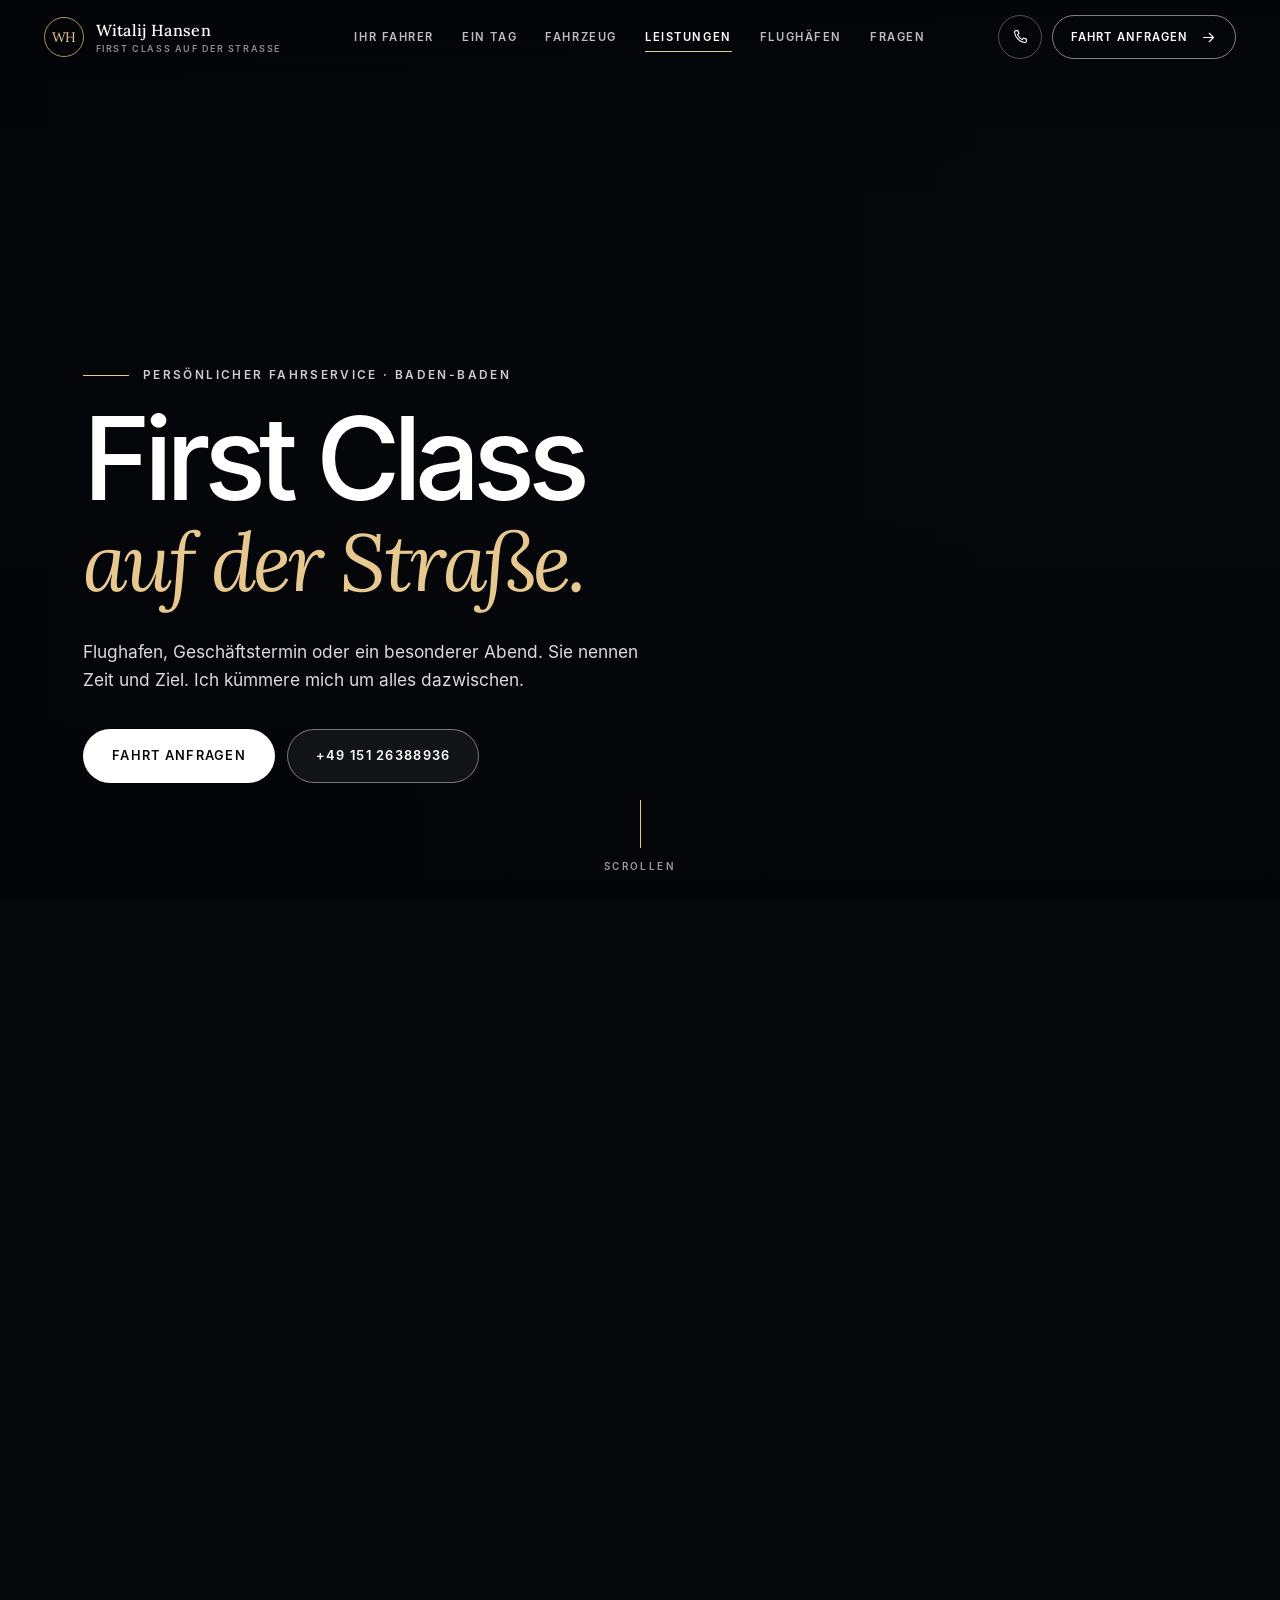
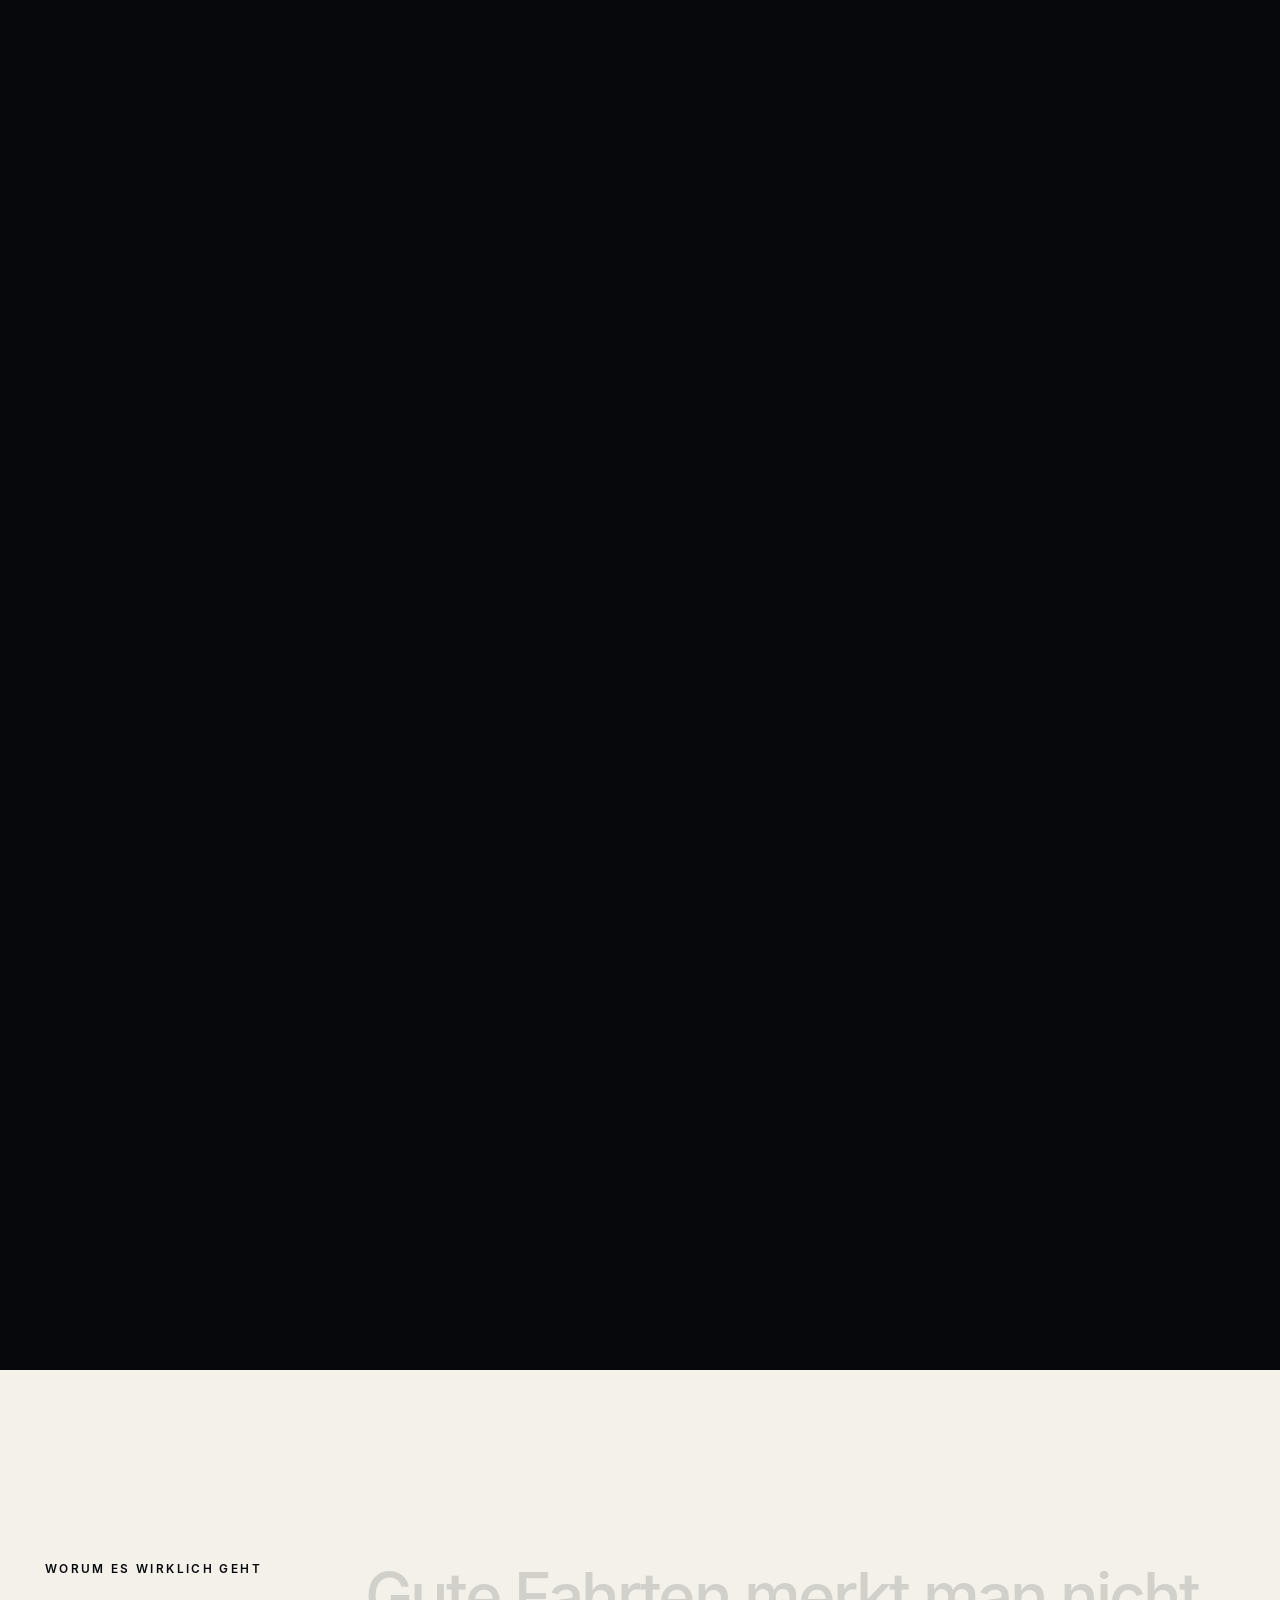
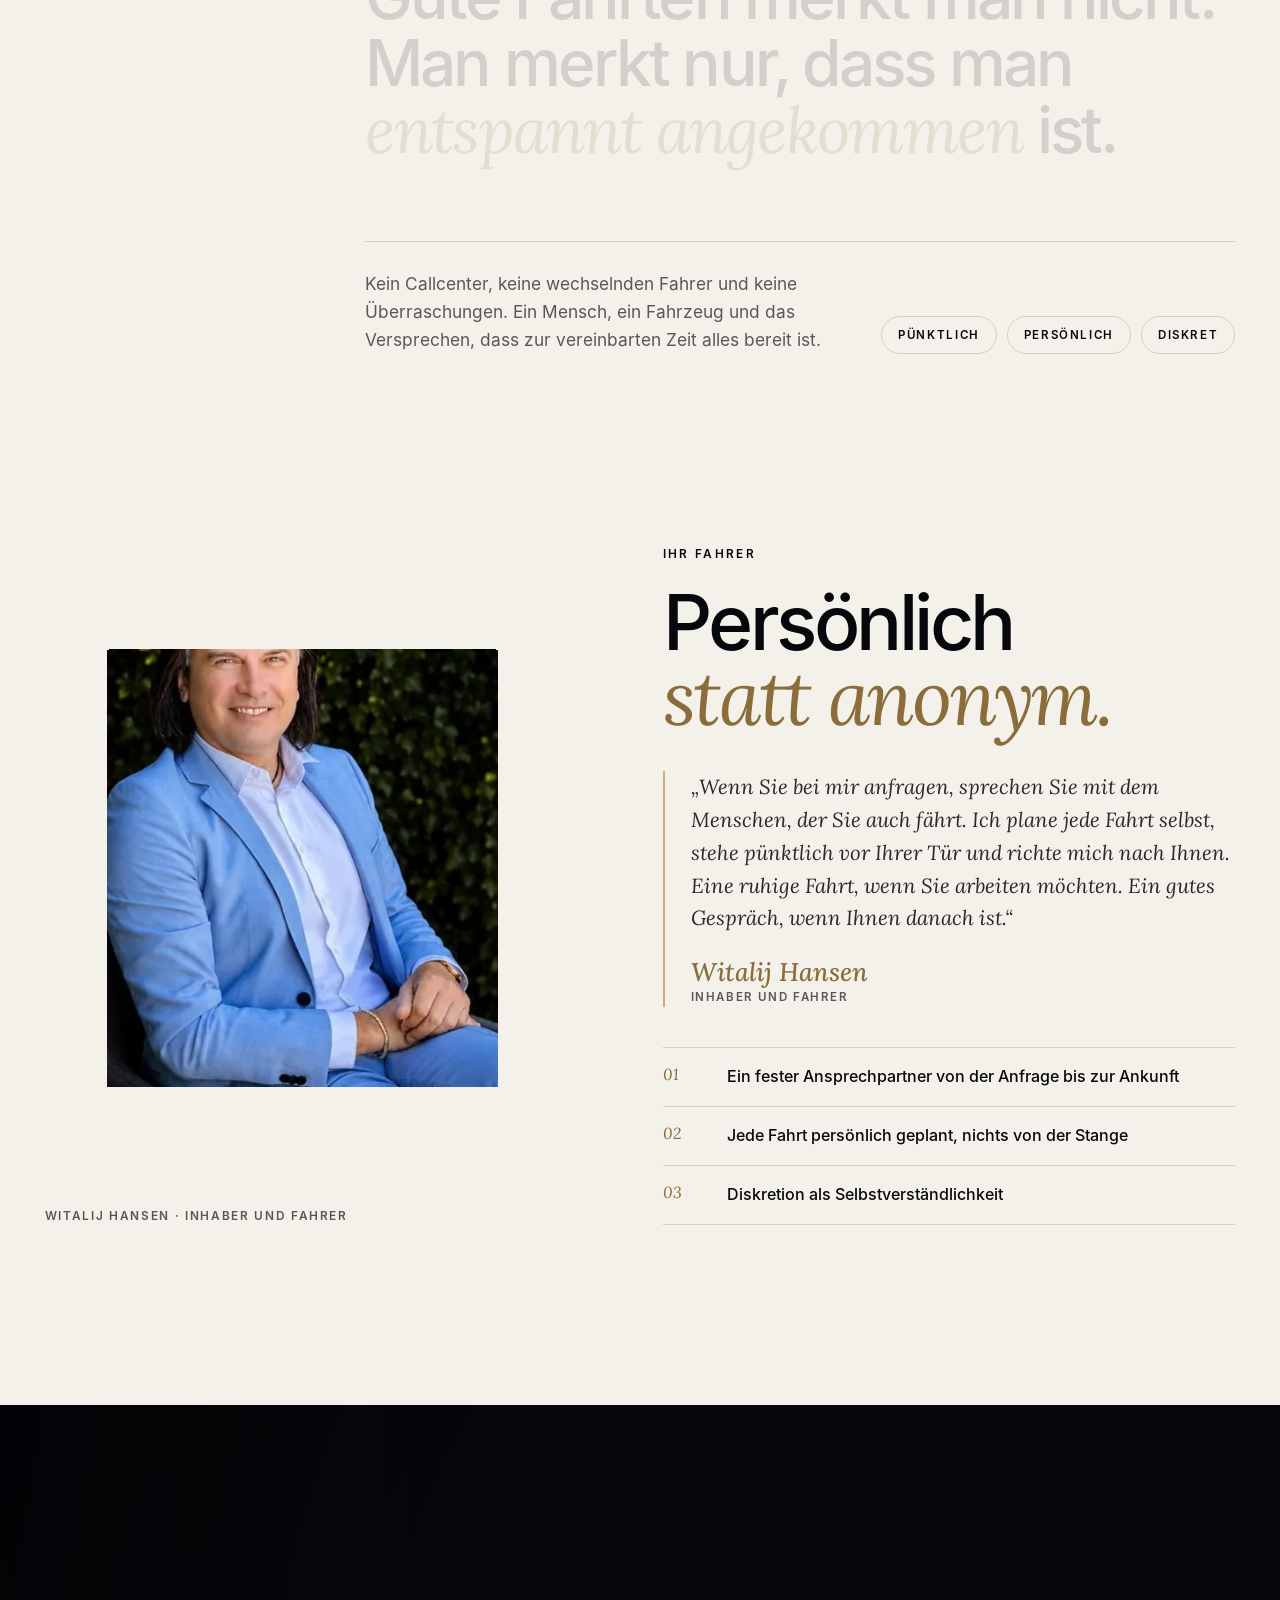
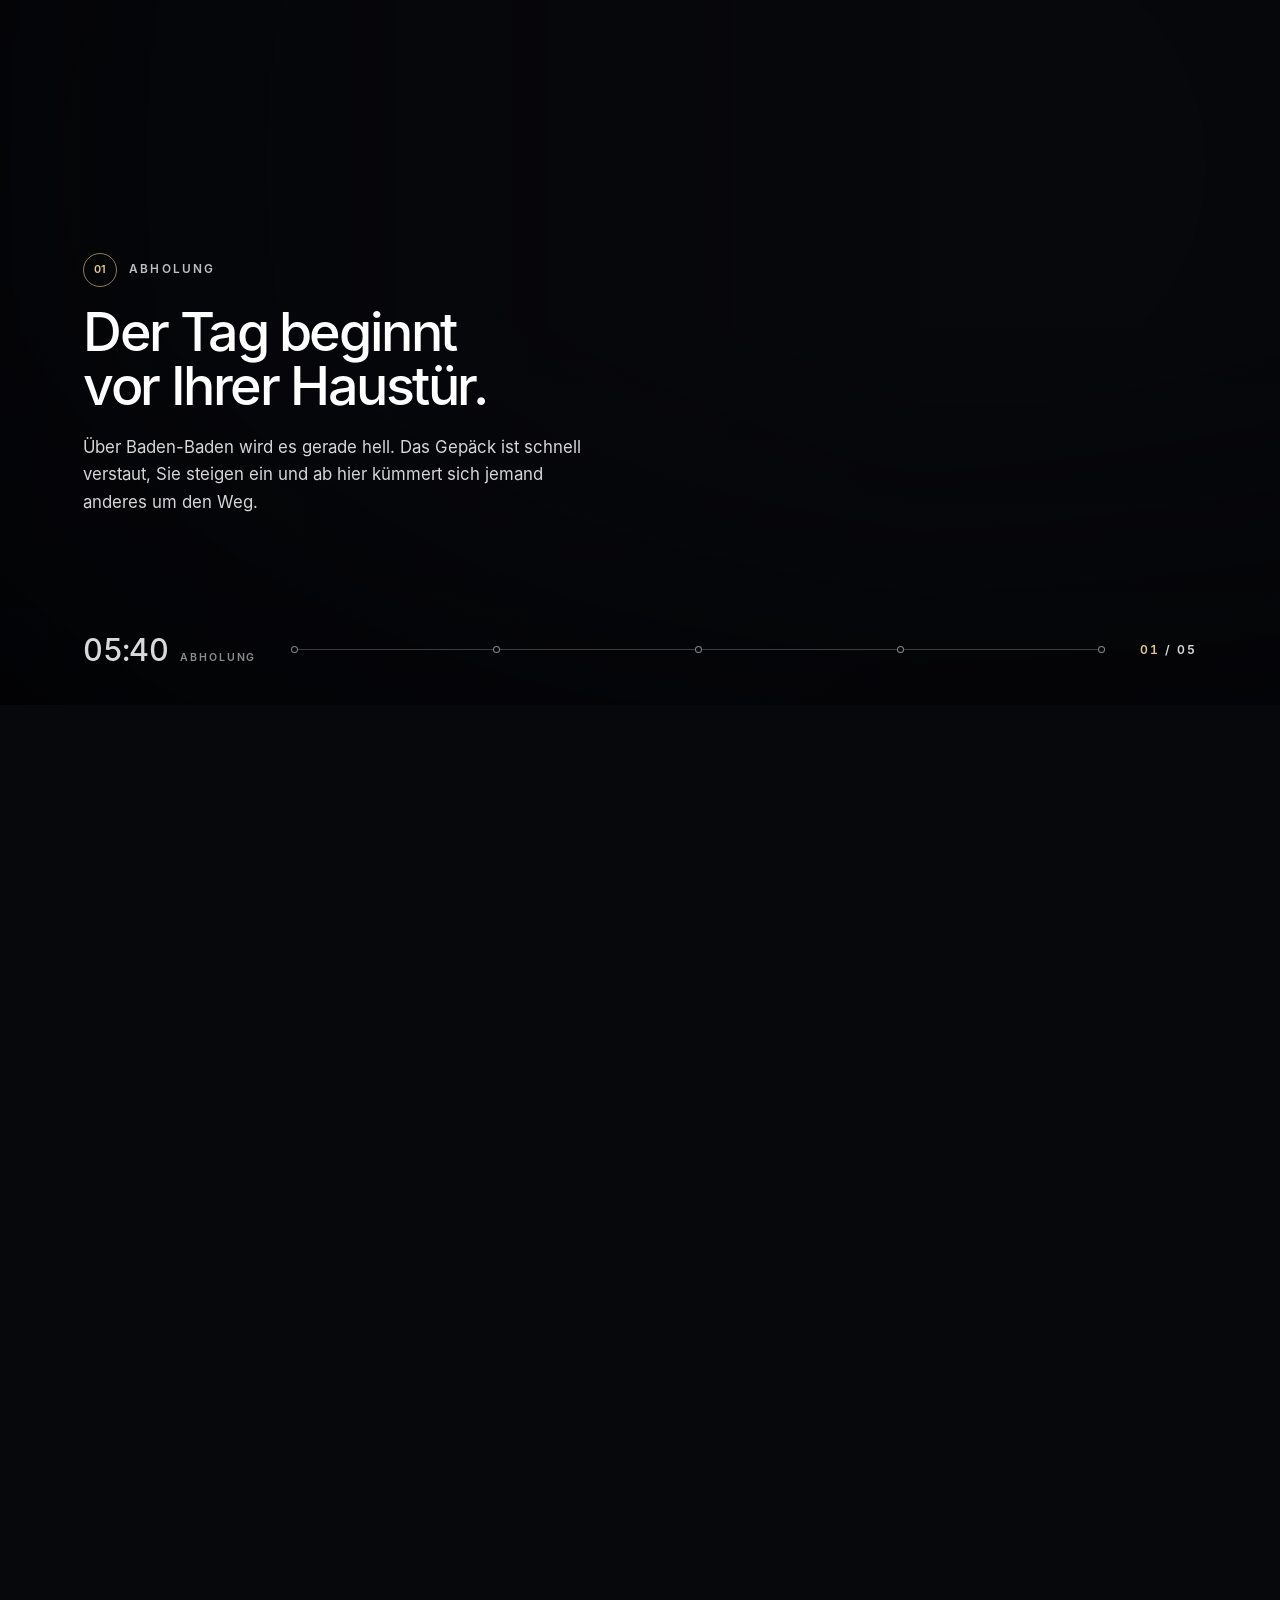
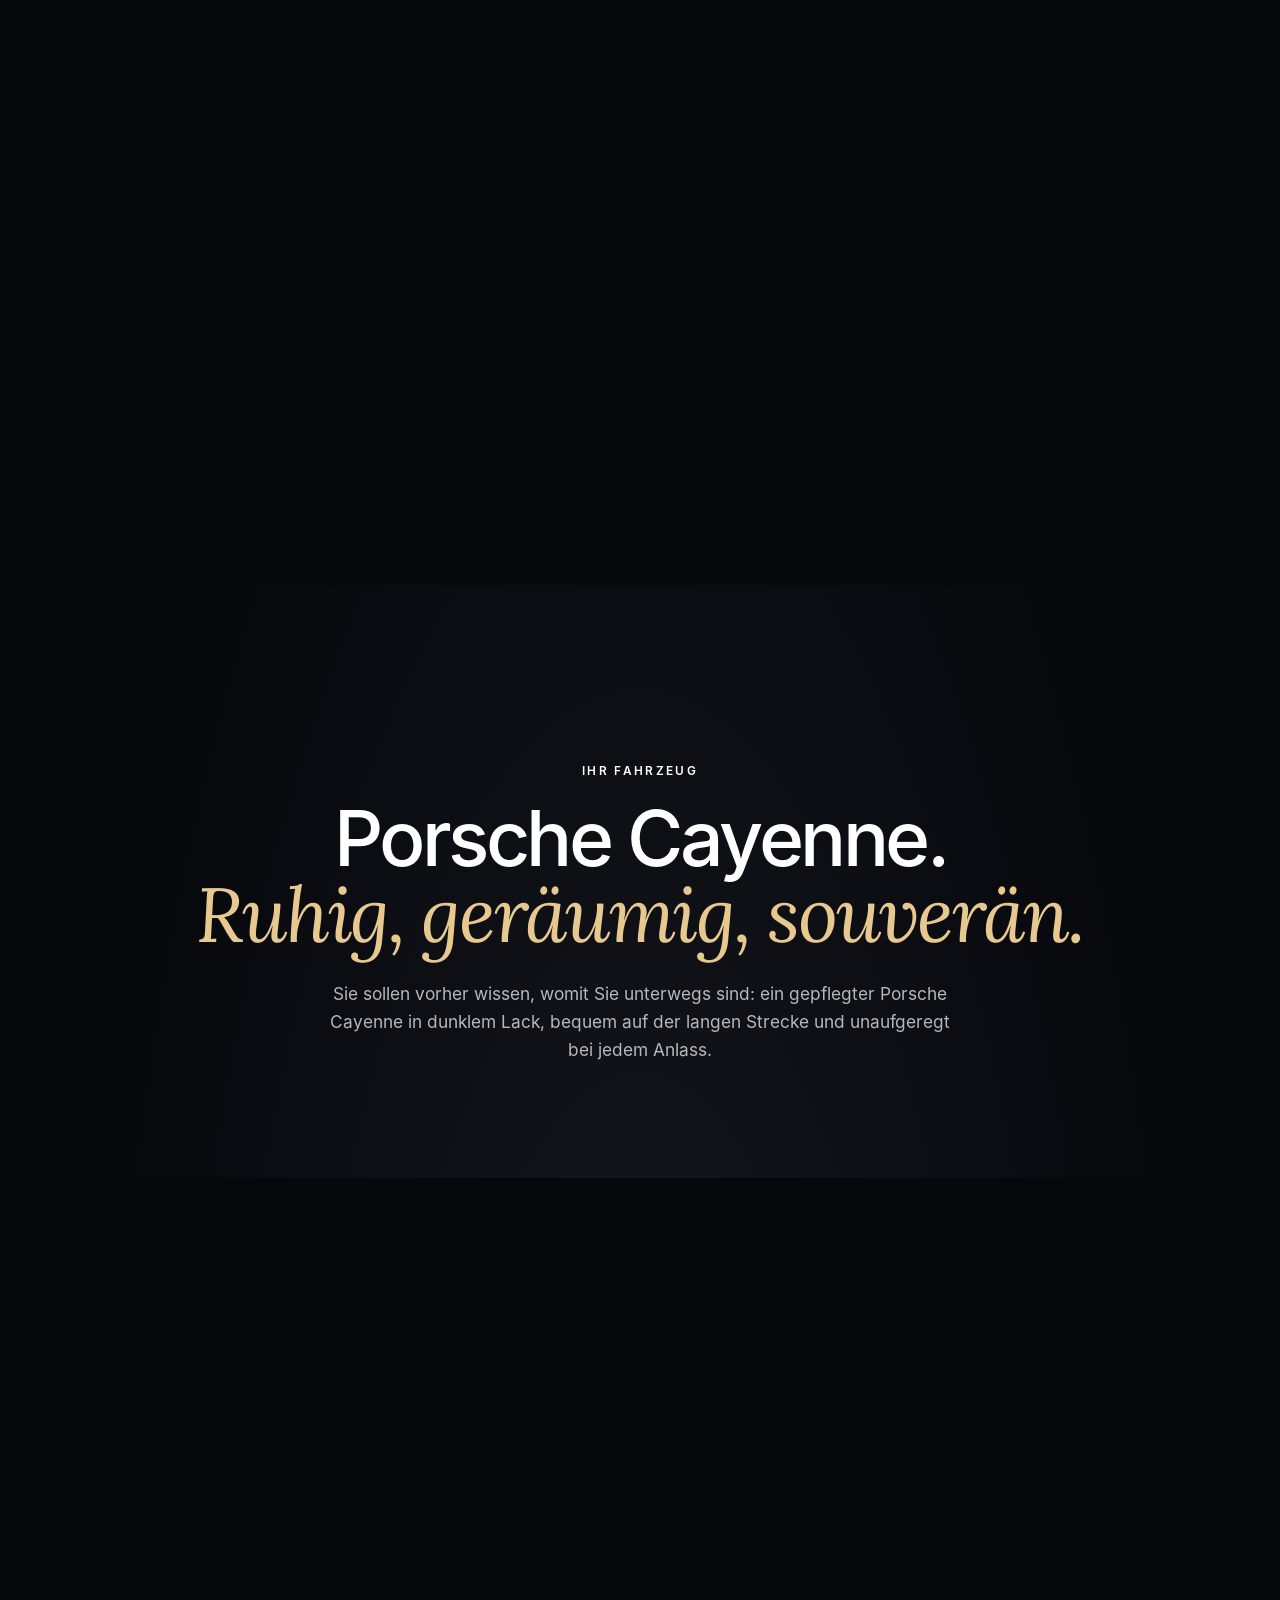
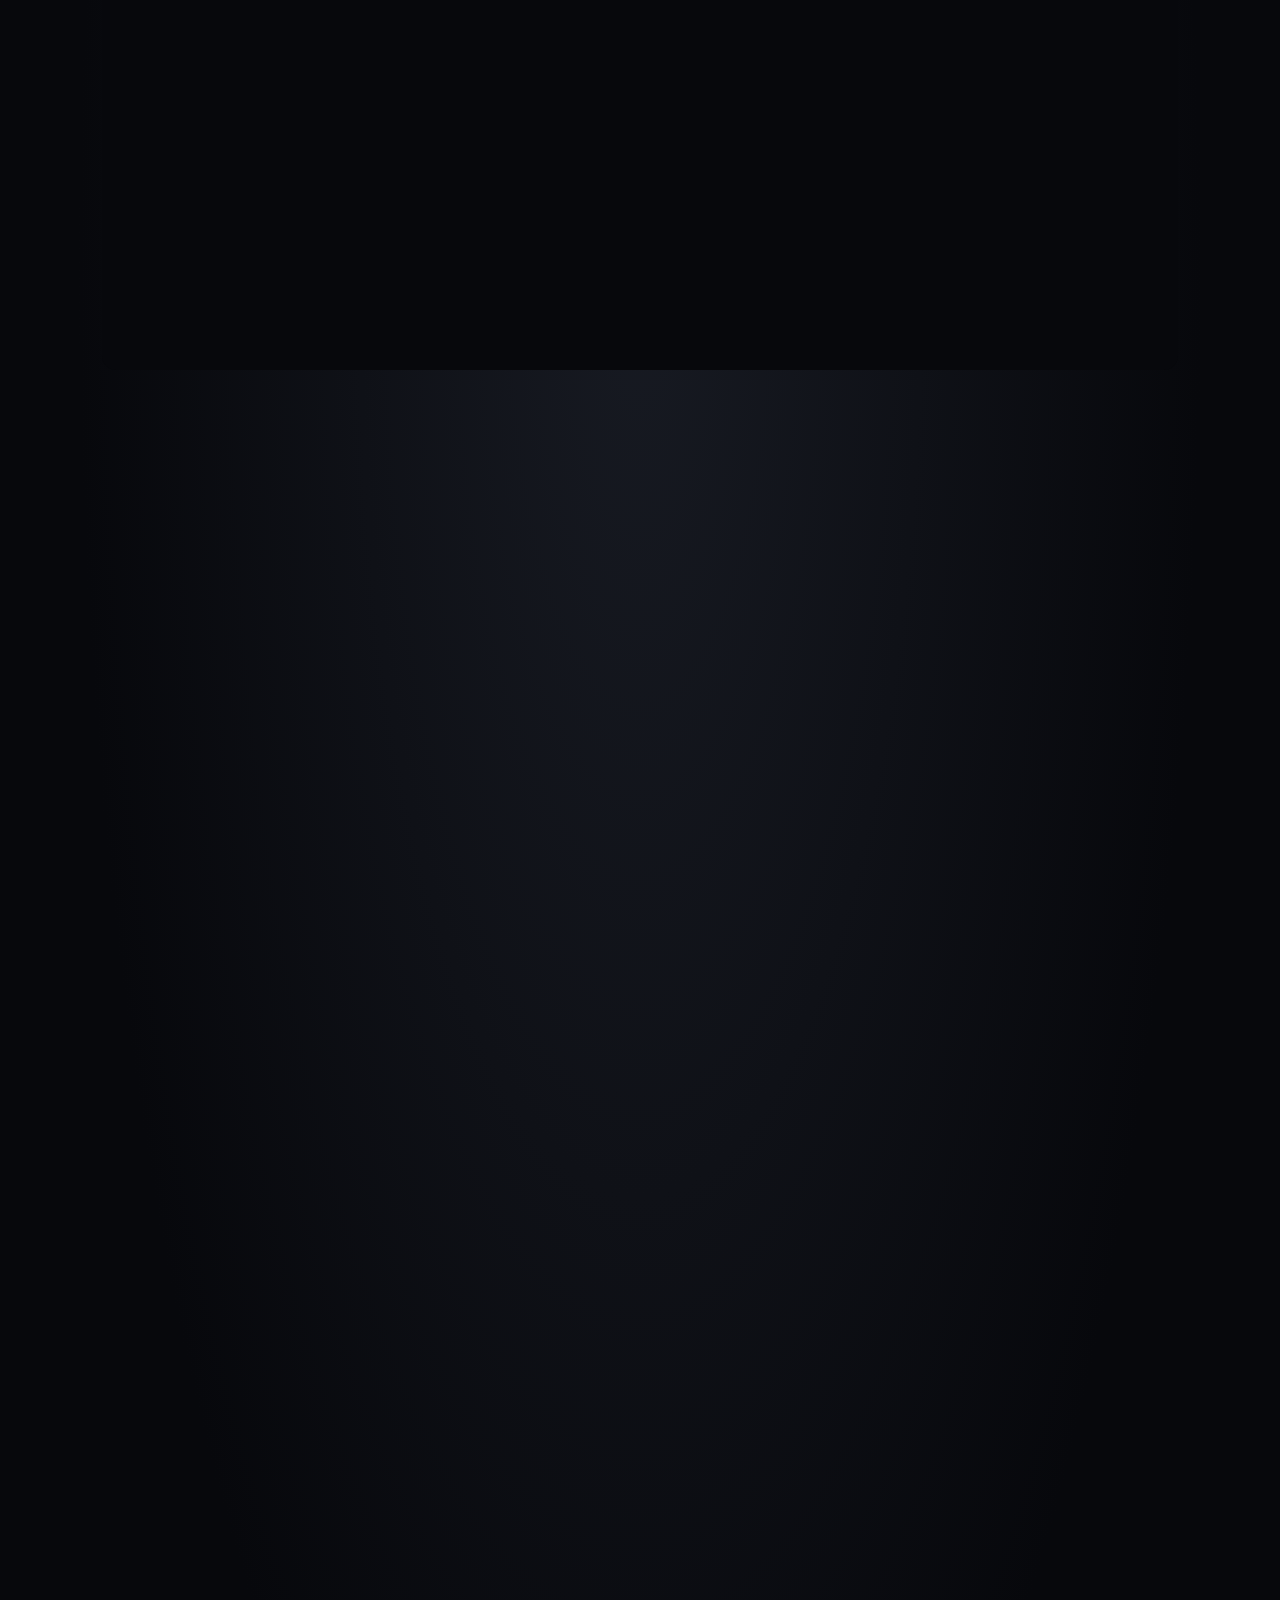
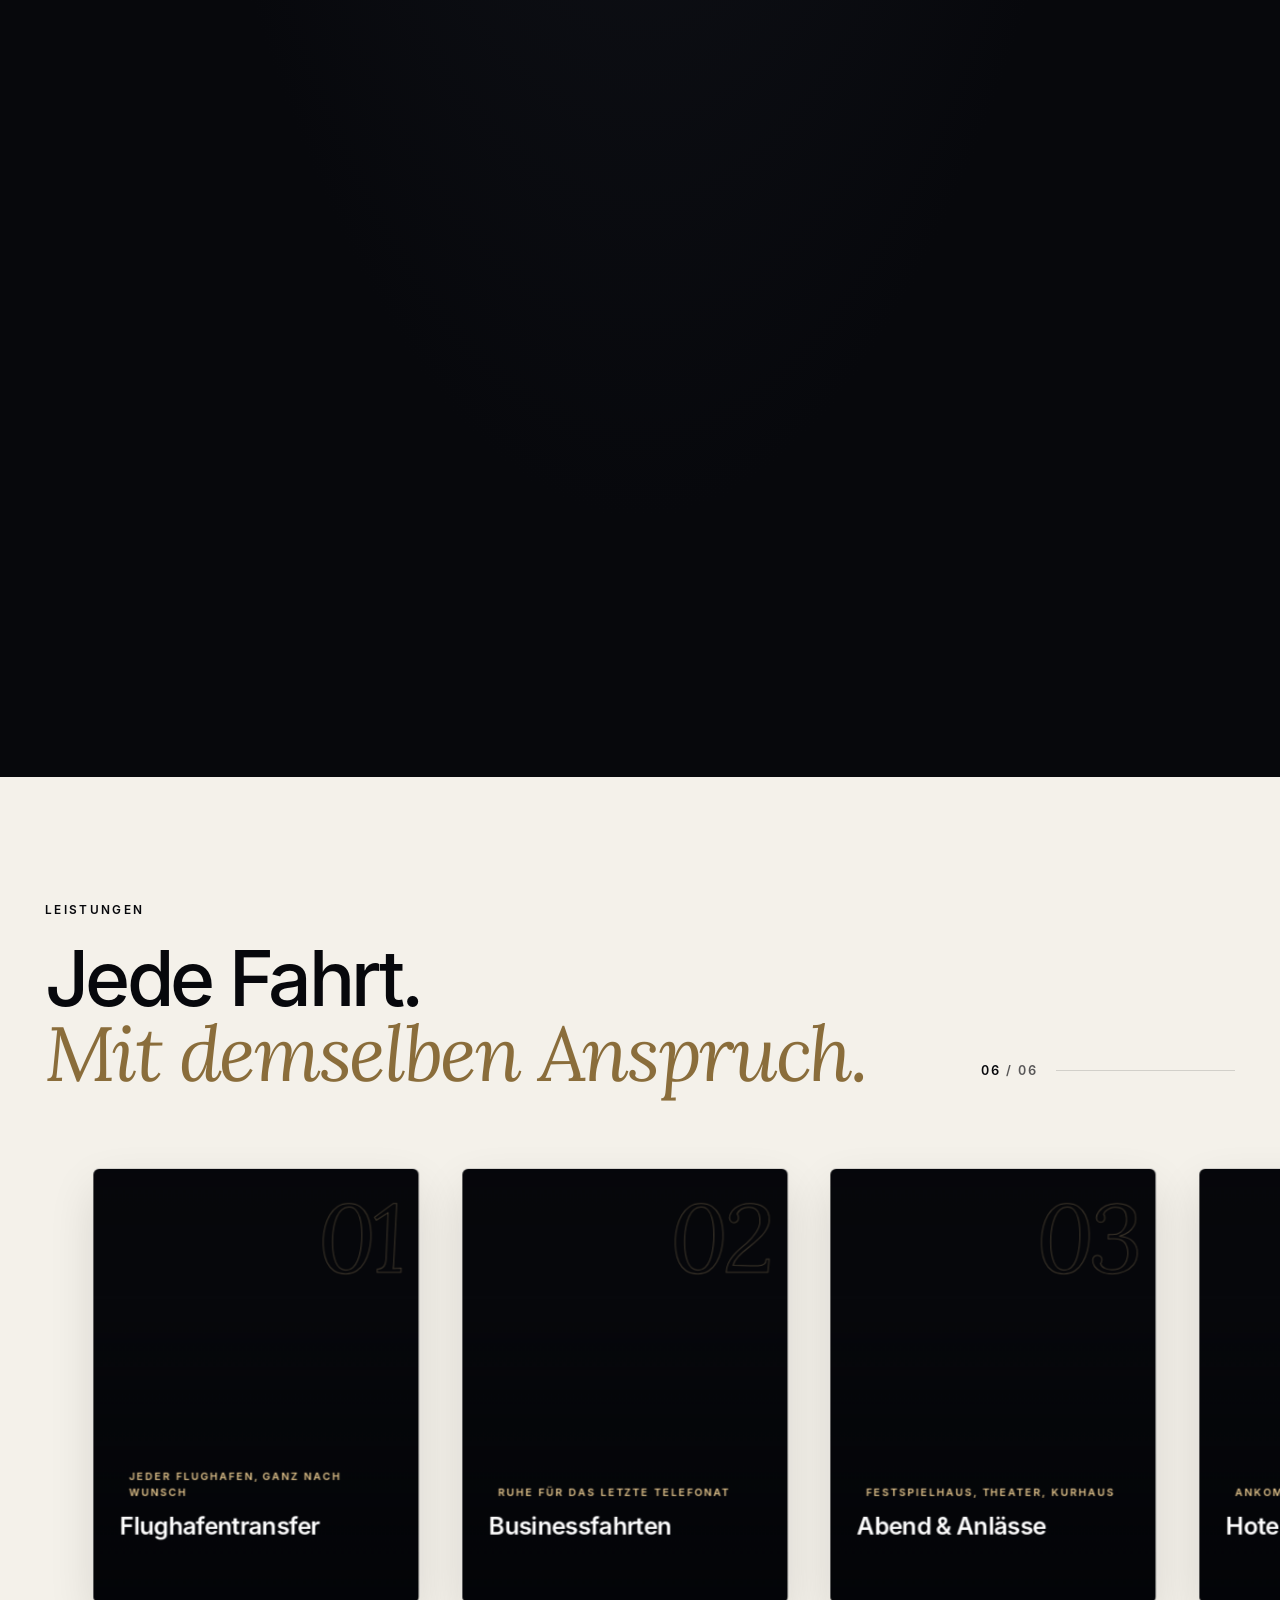
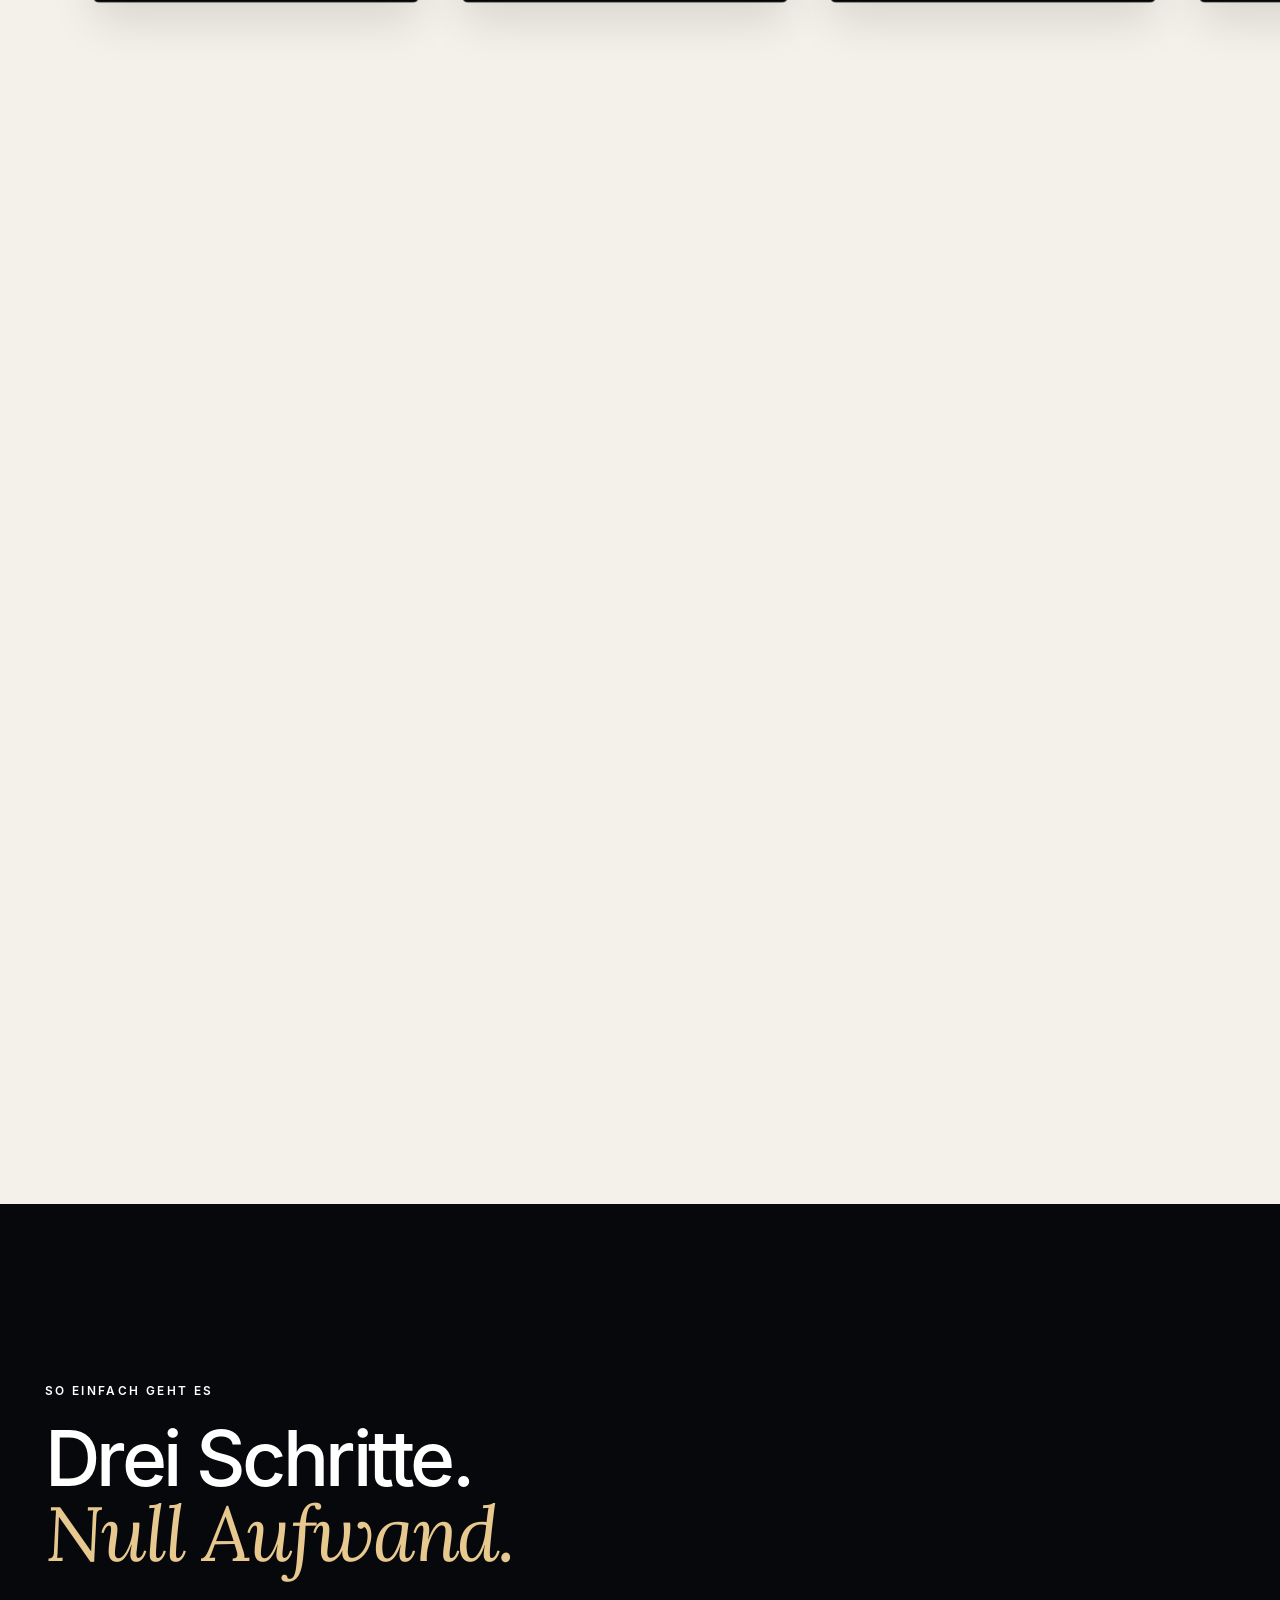
<file: v3/index.html>
<!doctype html>
<html lang="de">
<head>
  <meta charset="utf-8">
  <meta name="viewport" content="width=device-width, initial-scale=1, viewport-fit=cover">
  <title>Fahrservice Baden-Baden | Witalij Hansen · First Class auf der Straße</title>
  <meta name="description" content="Persönlicher Fahrservice rund um Baden-Baden: Flughafentransfer zum Baden Airpark, nach Straßburg, Stuttgart, Basel und Frankfurt, Businessfahrten und Fahrten zu Ihrem Abend. Direkt bei Witalij Hansen anfragen.">
  <meta name="theme-color" content="#07080c">
  <!-- Vor dem offiziellen Start auf "index, follow" umstellen (siehe LIESMICH.md) -->
  <meta name="robots" content="noindex, nofollow">
  <link rel="canonical" href="https://johannseel1985.github.io/first-class-fahrservice/v3/">
  <meta property="og:locale" content="de_DE">
  <meta property="og:type" content="website">
  <meta property="og:title" content="First Class auf der Straße · Fahrservice Baden-Baden">
  <meta property="og:description" content="Flughafentransfer, Businessfahrten und Ihr Abend in Baden-Baden. Persönlich gefahren von Witalij Hansen.">
  <meta property="og:url" content="https://johannseel1985.github.io/first-class-fahrservice/v3/">
  <meta property="og:image" content="https://johannseel1985.github.io/first-class-fahrservice/v3/assets/og-image.jpg">
  <meta property="og:image:width" content="1200">
  <meta property="og:image:height" content="630">
  <meta name="twitter:card" content="summary_large_image">
  <link rel="icon" href="assets/favicon.svg" type="image/svg+xml">
  <link rel="apple-touch-icon" href="assets/apple-touch-icon.png">
  <link rel="preload" href="assets/fonts/inter-Regular.woff" as="font" type="font/woff" crossorigin>
  <link rel="preload" href="assets/fonts/lora-italic.woff" as="font" type="font/woff" crossorigin>
  <link rel="preload" as="image" href="assets/video/kurhaus-poster.webp" media="(min-width: 768px)">
  <link rel="preload" as="image" href="assets/video/kurhaus-poster-m.webp?v=10" media="(max-width: 767px)">
  <link rel="stylesheet" href="styles.css?v=10">
  <script type="application/ld+json">
  {
    "@context": "https://schema.org",
    "@type": "LocalBusiness",
    "name": "Witalij Hansen · First Class auf der Straße",
    "description": "Persönlicher Fahrservice rund um Baden-Baden: Flughafentransfer, Businessfahrten und Privatfahrten.",
    "url": "https://johannseel1985.github.io/first-class-fahrservice/v3/",
    "telephone": "+4915126388936",
    "email": "info_hansen@gmx.de",
    "image": "https://johannseel1985.github.io/first-class-fahrservice/v3/assets/og-image.jpg",
    "address": {"@type": "PostalAddress", "streetAddress": "Am Feldbach 18", "postalCode": "77839", "addressLocality": "Lichtenau", "addressCountry": "DE"},
    "areaServed": ["Baden-Baden", "Lichtenau", "Bühl", "Rastatt", "Achern", "Karlsruhe", "Offenburg"]
  }
  </script>
</head>
<body>
  <a class="skip-link" href="#main">Direkt zum Inhalt</a>
  <div class="progress" aria-hidden="true"><span></span></div>

  <header class="topbar" id="topbar">
    <a class="brand" href="#top" aria-label="Witalij Hansen, zum Seitenanfang">
      <span class="brand-mark" aria-hidden="true">WH</span>
      <span class="brand-copy"><strong>Witalij Hansen</strong><small>First Class auf der Straße</small></span>
    </a>
    <nav class="nav" id="nav" aria-label="Hauptnavigation">
      <a href="#fahrer">Ihr Fahrer</a>
      <a href="#ein-tag">Ein Tag</a>
      <a href="#fahrzeug">Fahrzeug</a>
      <a href="#leistungen">Leistungen</a>
      <a href="#flughaefen">Flughäfen</a>
      <a href="#fragen">Fragen</a>
      <a class="nav-cta" href="#anfrage">Fahrt anfragen</a>
      <a class="nav-phone" href="tel:+4915126388936">+49 151 26388936</a>
    </nav>
    <div class="topbar-actions">
      <a class="icon-btn" href="tel:+4915126388936" aria-label="Anrufen: +49 151 26388936">
        <svg viewBox="0 0 24 24" aria-hidden="true"><path d="M6.6 3.5h2.6l1.4 4-2 1.3a12 12 0 0 0 6.6 6.6l1.3-2 4 1.4v2.6a2 2 0 0 1-2.2 2A16.5 16.5 0 0 1 4.6 5.7a2 2 0 0 1 2-2.2z"/></svg>
      </a>
      <a class="pill-cta" href="#anfrage"><span>Fahrt anfragen</span><svg viewBox="0 0 24 24" aria-hidden="true"><path d="M5 12h14M13 6l6 6-6 6"/></svg></a>
      <button class="menu-btn" type="button" aria-expanded="false" aria-controls="nav" aria-label="Menü öffnen"><span></span><span></span></button>
    </div>
  </header>

  <main id="main">

    <!-- 1 · HERO: Kurhaus-Film, gesteuert durch den Scroll -->
    <section class="hero" id="top" aria-labelledby="hero-title">
      <div class="hero-stage">
        <div class="media" aria-hidden="true">
          <picture class="media-poster">
            <source media="(max-width: 767px)" srcset="assets/video/kurhaus-poster-m.webp?v=10">
            <img src="assets/video/kurhaus-poster.webp" alt="" fetchpriority="high" decoding="async">
          </picture>
          <video class="scrub" muted playsinline preload="auto" data-src="assets/video/kurhaus.mp4" data-src-m="assets/video/kurhaus-m.mp4?v=10"></video>
        </div>
        <div class="hero-shade" aria-hidden="true"></div>

        <div class="hero-copy">
          <p class="eyebrow"><span class="rule"></span>Persönlicher Fahrservice · Baden-Baden</p>
          <h1 id="hero-title">
            <span class="line"><span>First Class</span></span>
            <span class="line line-serif"><span>auf der Straße.</span></span>
          </h1>
          <p class="hero-lead">Flughafen, Geschäftstermin oder ein besonderer Abend. Sie nennen Zeit und Ziel. Ich kümmere mich um alles dazwischen.</p>
          <div class="hero-actions">
            <a class="btn btn-solid" href="#anfrage">Fahrt anfragen</a>
            <a class="btn btn-ghost" href="tel:+4915126388936">+49 151 26388936</a>
          </div>
        </div>

        <p class="hero-beat" aria-hidden="true"><span>Ihr Abend beginnt dort,<br><em>wo der Weg schon geregelt ist.</em></span></p>
        <p class="place-tag" aria-hidden="true"><span></span>Kurhaus Baden-Baden</p>
        <div class="scroll-hint" aria-hidden="true"><i></i><span>Scrollen</span></div>
      </div>
    </section>

    <!-- 2 · HALTUNG -->
    <section class="statement light" aria-label="Unsere Haltung">
      <div class="shell statement-grid">
        <p class="kicker reveal">Worum es wirklich geht</p>
        <div>
          <p class="display words" data-words>Gute Fahrten merkt man nicht. Man merkt nur, dass man <em>entspannt angekommen</em> ist.</p>
          <div class="statement-foot reveal">
            <p>Kein Callcenter, keine wechselnden Fahrer und keine Überraschungen. Ein Mensch, ein Fahrzeug und das Versprechen, dass zur vereinbarten Zeit alles bereit ist.</p>
            <ul class="chips" aria-label="Unsere Werte"><li>Pünktlich</li><li>Persönlich</li><li>Diskret</li></ul>
          </div>
        </div>
      </div>
    </section>

    <!-- 3 · IHR FAHRER -->
    <section class="driver light" id="fahrer" aria-labelledby="driver-title">
      <div class="shell driver-grid">
        <figure class="portrait">
          <div class="portrait-frame" data-portrait>
            <img src="assets/witalij-hansen.webp" srcset="assets/witalij-hansen-700.webp 700w, assets/witalij-hansen.webp 1100w" sizes="(max-width: 860px) 92vw, 44vw" width="1100" height="1470" alt="Witalij Hansen im hellblauen Anzug, lächelnd auf einem Sessel" loading="lazy" decoding="async">
          </div>
          <figcaption>Witalij Hansen · Inhaber und Fahrer</figcaption>
        </figure>
        <div class="driver-copy">
          <p class="kicker reveal">Ihr Fahrer</p>
          <h2 class="display reveal" id="driver-title">Persönlich<br><em>statt anonym.</em></h2>
          <blockquote class="letter reveal">
            <p>„Wenn Sie bei mir anfragen, sprechen Sie mit dem Menschen, der Sie auch fährt. Ich plane jede Fahrt selbst, stehe pünktlich vor Ihrer Tür und richte mich nach Ihnen. Eine ruhige Fahrt, wenn Sie arbeiten möchten. Ein gutes Gespräch, wenn Ihnen danach ist.“</p>
            <footer><span class="signature">Witalij Hansen</span><small>Inhaber und Fahrer</small></footer>
          </blockquote>
          <dl class="principles reveal">
            <div><dt>01</dt><dd>Ein fester Ansprechpartner von der Anfrage bis zur Ankunft</dd></div>
            <div><dt>02</dt><dd>Jede Fahrt persönlich geplant, nichts von der Stange</dd></div>
            <div><dt>03</dt><dd>Diskretion als Selbstverständlichkeit</dd></div>
          </dl>
        </div>
      </div>
    </section>

    <!-- 4 · EIN TAG: Timeline-Film -->
    <section class="film" id="ein-tag" aria-labelledby="film-title">
      <h2 class="sr-only" id="film-title">Ein Tag mit First Class auf der Straße</h2>
      <div class="film-stage">
        <div class="film-scenes" aria-hidden="true">
          <div class="scene framed" data-scene="0">
            <picture class="kb"><source media="(max-width: 767px)" srcset="assets/img/merkur-morgen-m2.webp"><img src="assets/img/merkur-morgen-d.webp" alt="" loading="lazy" decoding="async"></picture>
          </div>
          <div class="scene framed" data-scene="1">
            <div class="media">
              <picture class="media-poster"><source media="(max-width: 767px)" srcset="assets/video/flughafen-poster-m2.webp"><img src="assets/video/flughafen-poster.webp" alt="" loading="lazy" decoding="async"></picture>
              <video class="scrub" muted playsinline preload="none" data-src="assets/video/flughafen.mp4" data-src-m="assets/video/flughafen-m2.mp4"></video>
            </div>
          </div>
          <div class="scene framed" data-scene="2">
            <div class="media">
              <picture class="media-poster"><source media="(max-width: 767px)" srcset="assets/video/trinkhalle-poster-m2.webp"><img src="assets/video/trinkhalle-poster.webp" alt="" loading="lazy" decoding="async"></picture>
              <video class="scrub" muted playsinline preload="none" data-src="assets/video/trinkhalle.mp4" data-src-m="assets/video/trinkhalle-m2.mp4"></video>
            </div>
          </div>
          <div class="scene framed" data-scene="3">
            <picture class="kb"><source media="(max-width: 767px)" srcset="assets/img/allee-abend-m2.webp"><img src="assets/img/allee-abend-d.webp" alt="" loading="lazy" decoding="async"></picture>
          </div>
          <div class="scene" data-scene="4">
            <picture class="kb"><source media="(max-width: 767px)" srcset="assets/img/heimweg-nacht-m.webp?v=9"><img src="assets/img/heimweg-nacht-d.webp?v=9" alt="" loading="lazy" decoding="async"></picture>
          </div>
        </div>
        <div class="film-shade" aria-hidden="true"></div>
        <div class="bars" aria-hidden="true"><i></i><i></i></div>

        <div class="captions">
          <article class="caption" data-caption="0">
            <p class="caption-kicker"><span>01</span>Abholung</p>
            <h3>Der Tag beginnt vor Ihrer Haustür.</h3>
            <p>Über Baden-Baden wird es gerade hell. Das Gepäck ist schnell verstaut, Sie steigen ein und ab hier kümmert sich jemand anderes um den Weg.</p>
          </article>
          <article class="caption" data-caption="1">
            <p class="caption-kicker"><span>02</span>Flughafentransfer</p>
            <h3>Rechtzeitig am Terminal. Ohne Hektik.</h3>
            <p>Baden Airpark, Straßburg, Stuttgart, Basel, Frankfurt oder jeder andere Flughafen. Die Abfahrt wird von Ihrer Flugzeit aus rückwärts geplant, damit am Ende Zeit bleibt statt Stress.</p>
            <a class="text-link" href="#flughaefen">Zu den Flughäfen <span aria-hidden="true">↗</span></a>
          </article>
          <article class="caption" data-caption="2">
            <p class="caption-kicker"><span>03</span>Businessfahrten</p>
            <h3>Einsteigen. Durchatmen. Vorbereitet ankommen.</h3>
            <p>Zum Meeting, zur Messe oder zum Kunden. Eine ruhige Fahrt mit Raum für das letzte Telefonat und einem Auftritt, der zu Ihrem Termin passt.</p>
          </article>
          <article class="caption" data-caption="3">
            <p class="caption-kicker"><span>04</span>Abend &amp; Anlässe</p>
            <h3>Ihr Abend endet so entspannt, wie er begonnen hat.</h3>
            <p>Festspielhaus, Restaurant oder ein Fest unter Freunden. Sie genießen den Abend und wissen schon vorher, wer Sie später nach Hause bringt.</p>
          </article>
          <article class="caption caption-end" data-caption="4">
            <p class="caption-kicker"><span>05</span>Angekommen</p>
            <h3>Nicht das Auto ist First Class. <em>Sondern das Gefühl, dass alles geregelt war.</em></h3>
            <a class="text-link" href="#anfrage">Ihre Fahrt anfragen <span aria-hidden="true">↗</span></a>
          </article>
        </div>

        <div class="hud" aria-hidden="true">
          <div class="hud-time"><span class="hud-clock">05:40</span><small class="hud-label">Abholung</small></div>
          <div class="hud-track"><span class="hud-fill"></span><i style="--x:0"></i><i style="--x:.25"></i><i style="--x:.5"></i><i style="--x:.75"></i><i style="--x:1"></i></div>
          <div class="hud-count"><span class="hud-index">01</span> / 05</div>
        </div>
      </div>
    </section>

    <!-- 5 · FAHRZEUG -->
    <section class="vehicle" id="fahrzeug" aria-labelledby="vehicle-title">
      <div class="shell vehicle-head">
        <p class="kicker reveal">Ihr Fahrzeug</p>
        <h2 class="display reveal" id="vehicle-title">Porsche Cayenne.<br><em>Ruhig, geräumig, souverän.</em></h2>
        <p class="vehicle-lead reveal">Sie sollen vorher wissen, womit Sie unterwegs sind: ein gepflegter Porsche Cayenne in dunklem Lack, bequem auf der langen Strecke und unaufgeregt bei jedem Anlass.</p>
      </div>
      <div class="drive" data-drive>
        <div class="drive-stage">
          <div class="media drive-media" aria-hidden="true">
            <picture class="media-poster">
              <source media="(max-width: 767px)" srcset="assets/video/schwarzwald-poster-m.webp">
              <img src="assets/video/schwarzwald-poster.webp" alt="" loading="lazy" decoding="async">
            </picture>
            <video class="scrub" muted playsinline preload="none" data-src="assets/video/schwarzwald.mp4" data-src-m="assets/video/schwarzwald-m.mp4"></video>
          </div>
          <div class="drive-shade" aria-hidden="true"></div>
          <p class="drive-caption"><span></span>Schwarzwaldhochstraße, zur blauen Stunde</p>
          <ul class="specs" aria-label="Ausstattung"><li style="--i:0"><strong>4</strong><span>Fahrgäste mit viel Beinfreiheit</span></li><li style="--i:1"><strong>Gepäck</strong><span>Platz für Koffer und Reisegepäck</span></li><li style="--i:2"><strong>Klima</strong><span>Angenehm temperiert zu jeder Jahreszeit</span></li><li style="--i:3"><strong>Wasser</strong><span>Erfrischung an Bord, selbstverständlich</span></li><li style="--i:4"><strong>Ihr Wunsch</strong><span>Kindersitz, Ladekabel oder etwas ganz Persönliches? Fast alles lässt sich einrichten.</span></li></ul>
        </div>
      </div>
      
    </section>

    <!-- 6 · LEISTUNGEN: horizontale Galerie -->
    <section class="services light" id="leistungen" aria-labelledby="services-title" data-gallery>
      <div class="gallery-pin">
        <div class="shell services-head">
          <div>
            <p class="kicker reveal">Leistungen</p>
            <h2 class="display reveal" id="services-title">Jede Fahrt.<br><em>Mit demselben Anspruch.</em></h2>
          </div>
          <div class="gallery-meta" aria-hidden="true">
            <span class="gallery-count"><b data-gallery-index>01</b> / 06</span>
            <span class="gallery-bar"><i></i></span>
          </div>
        </div>
        <div class="cards" role="list" data-track>
          <article class="card" role="listitem" data-card>
            <div class="card-media"><picture><source media="(max-width: 767px)" srcset="assets/img/card-flughafen-terminal-m.webp"><img src="assets/img/card-flughafen-terminal.webp" alt="" loading="lazy" decoding="async"></picture><video muted playsinline loop preload="none" data-src="assets/video/card-flughafen.mp4" data-src-m="assets/video/card-flughafen-m.mp4" aria-hidden="true"></video></div>
            <span class="card-sheen" aria-hidden="true"></span>
            <span class="card-big" aria-hidden="true">01</span>
            <div class="card-body">
              <p class="card-tag"><span></span>Jeder Flughafen, ganz nach Wunsch</p>
              <h3>Flughafentransfer</h3>
              <p class="card-text">Abholung zu Hause oder im Hotel. Hin, zurück oder beides, abgestimmt auf Ihre Flugzeiten.</p>
              <a class="card-link" href="#anfrage">Anfragen <span aria-hidden="true">→</span></a>
            </div>
          </article>
          <article class="card" role="listitem" data-card>
            <div class="card-media"><picture><source media="(max-width: 767px)" srcset="assets/img/card-trinkhalle-kolonnade-m.webp"><img src="assets/img/card-trinkhalle-kolonnade.webp" alt="" loading="lazy" decoding="async"></picture><video muted playsinline loop preload="none" data-src="assets/video/card-trinkhalle.mp4" data-src-m="assets/video/card-trinkhalle-m.mp4" aria-hidden="true"></video></div>
            <span class="card-sheen" aria-hidden="true"></span>
            <span class="card-big" aria-hidden="true">02</span>
            <div class="card-body">
              <p class="card-tag"><span></span>Ruhe für das letzte Telefonat</p>
              <h3>Businessfahrten</h3>
              <p class="card-text">Termine, Messen und Kundenbesuche. Auch für Gäste Ihres Unternehmens, die gut ankommen sollen.</p>
              <a class="card-link" href="#anfrage">Anfragen <span aria-hidden="true">→</span></a>
            </div>
          </article>
          <article class="card" role="listitem" data-card>
            <div class="card-media"><picture><source media="(max-width: 767px)" srcset="assets/img/card-theater-baden-baden-m.webp"><img src="assets/img/card-theater-baden-baden.webp" alt="" loading="lazy" decoding="async"></picture><video muted playsinline loop preload="none" data-src="assets/video/card-theater.mp4" data-src-m="assets/video/card-theater-m.mp4" aria-hidden="true"></video></div>
            <span class="card-sheen" aria-hidden="true"></span>
            <span class="card-big" aria-hidden="true">03</span>
            <div class="card-body">
              <p class="card-tag"><span></span>Festspielhaus, Theater, Kurhaus</p>
              <h3>Abend &amp; Anlässe</h3>
              <p class="card-text">Konzert, Theater, Hochzeit oder Geburtstag. Sie feiern, die Heimfahrt ist längst organisiert.</p>
              <a class="card-link" href="#anfrage">Anfragen <span aria-hidden="true">→</span></a>
            </div>
          </article>
          <article class="card" role="listitem" data-card>
            <div class="card-media"><picture><source media="(max-width: 767px)" srcset="assets/img/card-leopoldsplatz-brunnen-m.webp"><img src="assets/img/card-leopoldsplatz-brunnen.webp" alt="" loading="lazy" decoding="async"></picture><video muted playsinline loop preload="none" data-src="assets/video/card-brunnen.mp4" data-src-m="assets/video/card-brunnen-m.mp4" aria-hidden="true"></video></div>
            <span class="card-sheen" aria-hidden="true"></span>
            <span class="card-big" aria-hidden="true">04</span>
            <div class="card-body">
              <p class="card-tag"><span></span>Ankommen ohne Taxistand</p>
              <h3>Hotel &amp; Bahnhof</h3>
              <p class="card-text">Vom Bahnhof ins Hotel oder vom Hotel zum nächsten Ziel. Verbindlich und ohne Warten am Taxistand.</p>
              <a class="card-link" href="#anfrage">Anfragen <span aria-hidden="true">→</span></a>
            </div>
          </article>
          <article class="card" role="listitem" data-card>
            <div class="card-media"><picture><source media="(max-width: 767px)" srcset="assets/img/card-blick-schwarzwald-m.webp"><img src="assets/img/card-blick-schwarzwald.webp" alt="" loading="lazy" decoding="async"></picture><video muted playsinline loop preload="none" data-src="assets/video/card-schwarzwald.mp4" data-src-m="assets/video/card-schwarzwald-m.mp4" aria-hidden="true"></video></div>
            <span class="card-sheen" aria-hidden="true"></span>
            <span class="card-big" aria-hidden="true">05</span>
            <div class="card-body">
              <p class="card-tag"><span></span>Schwarzwald und Elsass</p>
              <h3>Tagesfahrten</h3>
              <p class="card-text">Schwarzwald, Elsass oder ein Termin in einer anderen Stadt. Auf Wunsch steht das Fahrzeug den ganzen Tag für Sie bereit.</p>
              <a class="card-link" href="#anfrage">Anfragen <span aria-hidden="true">→</span></a>
            </div>
          </article>
          <article class="card" role="listitem" data-card>
            <div class="card-media"><picture><source media="(max-width: 767px)" srcset="assets/img/card-allee-abend-m.webp"><img src="assets/img/card-allee-abend.webp" alt="" loading="lazy" decoding="async"></picture><video muted playsinline loop preload="none" data-src="assets/video/card-allee.mp4" data-src-m="assets/video/card-allee-m.mp4" aria-hidden="true"></video></div>
            <span class="card-sheen" aria-hidden="true"></span>
            <span class="card-big" aria-hidden="true">06</span>
            <div class="card-body">
              <p class="card-tag"><span></span>Deutschland und Nachbarländer</p>
              <h3>Längere Strecken</h3>
              <p class="card-text">Wenn die Bahn umständlich und das Fliegen übertrieben ist. Ziele in Deutschland und im nahen Ausland auf Anfrage.</p>
              <a class="card-link" href="#anfrage">Anfragen <span aria-hidden="true">→</span></a>
            </div>
          </article>
        </div>
        <p class="cards-hint" aria-hidden="true">Wischen für mehr <span>→</span></p>
      </div>
    </section>

    <!-- 7 · DREI SCHRITTE -->
    <section class="process" aria-labelledby="process-title">
      <div class="shell process-grid">
        <div>
          <p class="kicker reveal">So einfach geht es</p>
          <h2 class="display reveal" id="process-title">Drei Schritte.<br><em>Null Aufwand.</em></h2>
        </div>
        <ol class="steps" data-steps>
          <span class="steps-line" aria-hidden="true"><span></span></span>
          <li class="step"><span class="step-dot" aria-hidden="true"></span><p class="step-num">01</p><h3>Anfrage senden</h3><p>Abholort, Ziel, Datum und Uhrzeit. Per Formular, WhatsApp, Telefon oder E-Mail.</p></li>
          <li class="step"><span class="step-dot" aria-hidden="true"></span><p class="step-num">02</p><h3>Angebot erhalten</h3><p>Sie bekommen eine persönliche Rückmeldung mit einem klaren Angebot. Erst mit Ihrer Zusage ist die Fahrt gebucht.</p></li>
          <li class="step"><span class="step-dot" aria-hidden="true"></span><p class="step-num">03</p><h3>Einsteigen und ankommen</h3><p>Pünktlich zur vereinbarten Zeit am vereinbarten Ort. Den Rest des Weges müssen Sie nicht mehr mitdenken.</p></li>
        </ol>
      </div>
    </section>

    <!-- 8 · FLUGHÄFEN: Abflugtafel + Karte -->
    <section class="airports" id="flughaefen" aria-labelledby="airports-title">
      <div class="shell airports-head">
        <p class="kicker reveal">Flughafentransfer</p>
        <h2 class="display reveal" id="airports-title">Abflug ab<br><em>Ihrer Haustür.</em></h2>
        <p class="airports-lead reveal">Die fünf Flughäfen der Region auf einen Blick: Wählen Sie Ihr Ziel und sehen Sie Strecke und Fahrzeit. Ihr Flug startet woanders? Kein Problem, jeder andere Flughafen ist ebenso möglich.</p>
      </div>
      <div class="shell airports-grid">
        <div class="board" data-board>
          <div class="board-head" aria-hidden="true">
            <span>Ziel</span><span>Strecke</span><span>Fahrzeit</span>
          </div>
          <ul class="board-rows" role="list">
            <li><button class="row" type="button" data-route="fkb" data-name="Flughafen Karlsruhe/Baden-Baden (FKB)" aria-pressed="false">
              <span class="code flap" data-flap="FKB">FKB</span>
              <span class="dest"><strong>Baden Airpark</strong><small>Karlsruhe/Baden-Baden</small></span>
              <span class="km">15 km</span><span class="time flap" data-flap="0:15">0:15</span>
            </button></li>
            <li><button class="row" type="button" data-route="sxb" data-name="Flughafen Straßburg-Entzheim (SXB)" aria-pressed="false">
              <span class="code flap" data-flap="SXB">SXB</span>
              <span class="dest"><strong>Straßburg</strong><small>Entzheim, Frankreich</small></span>
              <span class="km">70 km</span><span class="time flap" data-flap="0:55">0:55</span>
            </button></li>
            <li><button class="row" type="button" data-route="str" data-name="Flughafen Stuttgart (STR)" aria-pressed="false">
              <span class="code flap" data-flap="STR">STR</span>
              <span class="dest"><strong>Stuttgart</strong><small>Leinfelden-Echterdingen</small></span>
              <span class="km">110 km</span><span class="time flap" data-flap="1:15">1:15</span>
            </button></li>
            <li><button class="row" type="button" data-route="bsl" data-name="EuroAirport Basel-Mulhouse (BSL)" aria-pressed="false">
              <span class="code flap" data-flap="BSL">BSL</span>
              <span class="dest"><strong>Basel-Mulhouse</strong><small>EuroAirport, Frankreich</small></span>
              <span class="km">175 km</span><span class="time flap" data-flap="1:45">1:45</span>
            </button></li>
            <li><button class="row" type="button" data-route="fra" data-name="Flughafen Frankfurt (FRA)" aria-pressed="false">
              <span class="code flap" data-flap="FRA">FRA</span>
              <span class="dest"><strong>Frankfurt</strong><small>Frankfurt am Main</small></span>
              <span class="km">180 km</span><span class="time flap" data-flap="1:50">1:50</span>
            </button></li>
          </ul>
          <p class="board-more"><span>+</span><span><strong>Jeder andere Flughafen</strong>Köln/Bonn, München, Berlin oder Zürich. Selbstverständlich auf Anfrage.</span></p>
          <div class="board-detail" aria-live="polite">
            <p class="board-detail-text">Tippen Sie auf einen Flughafen, um die Strecke zu sehen.</p>
            <a class="btn btn-solid board-cta" href="#anfrage" data-board-cta hidden>Transfer anfragen</a>
          </div>
          <p class="fine">Richtwerte ab Baden-Baden bei normalem Verkehr. Die Abholzeit stimmen wir persönlich mit Ihnen ab, passend zu Flug, Gepäck und Ihrem Wunsch nach Puffer.</p>
        </div>
        <figure class="map">
          <svg class="map-svg" viewBox="0 0 640 1045" role="img" aria-labelledby="mapTitle mapDesc"><title id="mapTitle">Karte der Region mit Fahrstrecken ab Baden-Baden</title><desc id="mapDesc">Strecken zu den Flughäfen Baden Airpark, Straßburg, Stuttgart, Basel-Mulhouse und Frankfurt. Grenzen und Flüsse nach Natural Earth.</desc><defs><clipPath id="mapClip"><rect width="100%" height="100%" rx="0"/></clipPath><radialGradient id="homeGlow"><stop offset="0" stop-color="#e7c88f" stop-opacity=".55"/><stop offset="1" stop-color="#e7c88f" stop-opacity="0"/></radialGradient></defs><g clip-path="url(#mapClip)"><rect width="640" height="1045" class="map-sea"/><path class="map-land map-fr" d="M-1073.4 -290.9 L-1069.7 -282.6 L-1067.4 -266.7 L-1065.0 -259.8 L-1056.5 -250.8 L-1052.8 -245.4 L-1052.1 -238.2 L-1053.4 -236.0 L-1058.9 -230.8 L-1060.3 -227.5 L-1055.6 -211.7 L-1055.9 -209.3 L-1057.7 -205.3 L-1058.0 -203.7 L-1057.2 -202.4 L-1054.3 -201.0 L-1053.3 -199.9 L-1051.2 -195.3 L-1050.0 -193.3 L-1048.2 -192.5 L-1044.8 -191.8 L-1042.8 -191.7 L-1038.4 -192.3 L-1036.2 -192.1 L-1033.0 -190.5 L-1031.8 -188.4 L-1031.1 -186.0 L-1029.5 -183.3 L-1020.7 -175.1 L-1019.4 -172.8 L-1016.2 -165.5 L-1014.9 -163.3 L-1010.6 -159.7 L-991.6 -151.3 L-990.5 -150.8 L-986.8 -150.1 L-983.7 -152.4 L-976.5 -164.3 L-972.2 -168.8 L-966.8 -172.1 L-954.4 -175.9 L-935.5 -181.6 L-929.4 -179.8 L-925.3 -176.1 L-921.4 -169.3 L-918.1 -163.6 L-915.2 -156.7 L-913.3 -154.6 L-910.0 -154.2 L-906.8 -153.2 L-904.9 -149.8 L-902.2 -141.2 L-905.5 -135.2 L-903.6 -124.8 L-897.3 -104.5 L-897.0 -93.0 L-895.8 -89.0 L-892.0 -84.3 L-888.9 -81.9 L-878.6 -76.7 L-874.4 -75.6 L-868.7 -76.2 L-858.3 -79.9 L-855.1 -82.3 L-852.7 -84.6 L-850.3 -86.1 L-846.9 -86.4 L-843.5 -85.4 L-842.0 -83.5 L-842.3 -80.6 L-844.6 -76.6 L-841.7 -74.5 L-826.4 -74.4 L-821.0 -73.3 L-815.8 -70.8 L-811.1 -66.4 L-807.3 -59.6 L-805.3 -45.7 L-805.2 -28.9 L-803.1 -14.2 L-794.8 -6.6 L-793.9 -8.9 L-793.2 -8.8 L-792.1 -9.5 L-791.4 -10.6 L-790.4 -13.6 L-786.1 -20.6 L-784.2 -22.7 L-781.0 -23.9 L-770.7 -24.7 L-760.8 -23.5 L-755.9 -21.1 L-751.9 -18.3 L-747.6 -16.3 L-742.3 -16.4 L-727.2 -22.6 L-722.2 -23.1 L-717.6 -20.9 L-709.7 -12.4 L-704.7 -9.6 L-699.8 -5.3 L-693.3 8.2 L-688.9 10.2 L-687.2 8.6 L-687.5 6.1 L-687.3 3.8 L-684.4 2.5 L-682.2 3.3 L-679.1 5.2 L-676.1 7.8 L-674.7 10.1 L-675.2 13.9 L-677.6 16.5 L-683.2 20.7 L-685.7 24.2 L-686.8 27.2 L-688.0 33.7 L-692.6 48.2 L-693.1 54.7 L-689.8 56.4 L-685.1 54.3 L-682.5 53.9 L-680.2 55.0 L-676.2 70.6 L-674.8 74.0 L-673.1 76.8 L-673.2 79.2 L-678.9 82.0 L-684.4 85.8 L-688.7 89.8 L-690.4 91.8 L-691.6 94.5 L-692.6 98.8 L-691.5 99.2 L-690.2 104.8 L-689.9 110.0 L-691.6 109.9 L-678.5 116.9 L-675.3 117.8 L-671.8 117.3 L-657.2 115.2 L-621.6 124.8 L-619.8 125.3 L-612.8 124.1 L-579.7 108.0 L-569.9 106.4 L-567.3 104.8 L-565.1 100.7 L-563.5 95.0 L-561.6 83.5 L-561.9 81.0 L-562.8 79.2 L-563.3 77.0 L-562.7 73.5 L-561.3 70.6 L-536.0 45.6 L-529.6 42.7 L-528.6 48.1 L-525.9 49.2 L-518.5 47.7 L-516.3 50.5 L-516.6 56.8 L-517.9 64.3 L-518.4 70.6 L-521.0 67.9 L-522.4 68.2 L-526.9 77.8 L-527.1 81.0 L-526.8 84.0 L-527.0 87.9 L-536.1 110.1 L-537.1 115.9 L-534.0 120.9 L-522.8 125.5 L-519.1 132.1 L-518.6 136.8 L-519.3 139.9 L-520.5 142.9 L-521.7 147.3 L-522.5 149.2 L-524.6 151.6 L-525.1 153.8 L-524.6 155.6 L-522.2 159.4 L-521.7 161.5 L-521.7 175.0 L-519.6 177.7 L-513.4 178.6 L-508.1 177.8 L-497.8 174.2 L-493.4 174.0 L-488.5 176.3 L-479.7 184.9 L-475.0 187.5 L-466.5 189.9 L-463.7 192.6 L-453.6 207.0 L-450.1 210.4 L-445.8 213.5 L-440.3 215.1 L-429.6 212.2 L-424.5 212.0 L-419.5 216.9 L-414.9 222.4 L-413.3 227.8 L-414.4 229.1 L-416.3 230.3 L-417.0 235.4 L-416.5 238.8 L-415.3 240.2 L-411.4 240.9 L-409.7 240.4 L-408.4 238.6 L-407.4 236.6 L-406.5 235.7 L-405.1 235.9 L-402.4 237.5 L-395.0 240.2 L-393.2 241.8 L-390.6 244.1 L-379.2 264.5 L-378.2 267.8 L-378.3 271.5 L-379.0 274.9 L-379.3 278.2 L-377.8 281.4 L-372.7 282.7 L-366.5 279.1 L-360.6 274.5 L-356.1 272.5 L-348.7 276.0 L-346.7 276.5 L-343.2 276.0 L-342.4 274.6 L-341.8 272.0 L-339.0 268.2 L-333.1 265.2 L-327.8 266.4 L-322.7 268.9 L-317.6 269.8 L-314.6 268.5 L-311.6 264.5 L-309.0 263.2 L-306.5 263.5 L-301.3 266.7 L-298.5 267.4 L-291.1 277.2 L-286.9 281.0 L-281.0 283.8 L-265.9 287.3 L-261.5 291.8 L-258.2 302.1 L-254.1 300.7 L-233.9 299.5 L-230.4 298.3 L-228.1 294.8 L-225.2 293.7 L-224.7 291.8 L-224.7 289.5 L-223.5 287.3 L-221.8 286.6 L-215.1 286.0 L-216.6 282.7 L-203.0 281.2 L-196.3 281.9 L-189.8 284.5 L-178.1 293.1 L-171.8 296.6 L-167.0 297.1 L-165.0 297.3 L-162.5 296.8 L-158.0 293.7 L-156.0 293.0 L-153.4 293.4 L-131.7 304.2 L-127.6 308.1 L-126.1 311.1 L-125.5 314.1 L-125.4 316.1 L-124.3 318.6 L-112.8 330.8 L-111.9 332.9 L-113.0 335.8 L-117.2 336.0 L-118.5 339.3 L-117.0 343.5 L-113.0 348.3 L-97.3 363.4 L-96.9 364.9 L-97.4 368.6 L-97.1 370.0 L-95.8 371.0 L-92.6 372.2 L-91.6 373.2 L-89.7 379.9 L-88.9 381.4 L-88.7 382.2 L-88.2 385.1 L-87.6 386.3 L-86.5 386.2 L-83.3 384.1 L-82.4 384.1 L-80.9 389.8 L-82.1 394.4 L-82.7 398.8 L-79.7 403.9 L-76.9 405.0 L-66.3 405.1 L-57.1 408.5 L-54.1 407.9 L-50.0 402.4 L-50.9 396.5 L-52.7 390.6 L-51.3 385.6 L-49.0 385.1 L-39.1 387.3 L-32.1 386.6 L-29.5 387.0 L-14.7 395.4 L-9.6 395.6 L-9.7 408.3 L-7.0 418.2 L-1.8 422.3 L5.5 417.7 L5.9 415.9 L5.1 414.0 L4.9 412.0 L7.1 409.9 L8.4 410.1 L17.4 416.7 L21.2 418.6 L24.9 419.9 L45.3 420.1 L51.7 423.0 L53.2 423.3 L54.6 421.8 L57.1 416.7 L58.6 414.9 L60.7 414.2 L65.5 413.6 L67.3 412.8 L68.5 410.8 L70.2 405.5 L71.3 403.7 L75.3 401.5 L76.2 401.2 L80.8 399.8 L85.4 400.2 L86.5 404.2 L96.7 404.9 L101.0 406.5 L102.6 411.7 L100.8 412.8 L100.2 413.7 L99.8 414.9 L103.1 418.3 L108.5 427.0 L111.6 430.9 L116.8 434.2 L127.1 436.0 L132.4 438.8 L134.2 440.9 L136.5 445.6 L138.7 447.5 L141.0 448.0 L141.9 448.2 L144.8 447.5 L147.6 446.3 L150.5 445.7 L153.2 446.1 L158.2 447.9 L160.5 448.2 L163.4 447.5 L168.9 444.5 L171.5 443.7 L191.3 449.5 L204.8 448.0 L209.0 448.5 L246.6 468.6 L269.9 473.4 L272.7 476.0 L267.7 481.7 L260.3 495.8 L249.5 525.5 L246.6 530.4 L245.2 531.7 L236.5 536.4 L234.4 536.5 L233.9 537.3 L232.8 538.4 L231.7 540.3 L231.1 543.7 L230.6 545.7 L229.3 546.9 L227.5 547.5 L220.8 547.6 L218.1 548.5 L216.9 551.7 L216.6 558.6 L215.5 561.5 L213.0 564.9 L209.8 567.9 L207.0 569.8 L200.5 577.6 L196.9 580.8 L193.0 582.1 L190.2 584.0 L180.2 599.8 L178.2 611.5 L178.2 624.1 L181.0 631.7 L181.0 634.2 L175.0 638.9 L172.2 641.8 L171.0 645.1 L170.5 652.0 L169.3 655.5 L167.7 657.8 L166.1 661.2 L164.9 665.3 L163.2 674.8 L162.9 679.6 L163.6 683.9 L165.2 688.5 L166.4 693.3 L166.1 698.3 L162.8 703.6 L158.5 706.0 L154.7 709.2 L153.0 716.8 L152.5 724.1 L151.0 730.2 L148.5 735.4 L133.5 756.8 L132.0 761.2 L131.5 766.3 L130.3 769.2 L128.7 771.4 L127.0 774.6 L125.4 780.1 L123.9 787.1 L124.6 802.0 L134.9 820.3 L135.4 831.6 L133.1 835.9 L126.8 842.8 L125.5 847.6 L125.8 853.4 L125.4 855.0 L123.9 858.7 L122.9 860.4 L121.4 862.0 L120.7 863.6 L120.4 865.1 L120.5 866.0 L120.7 866.9 L120.7 868.5 L121.9 875.2 L121.4 879.2 L118.2 881.0 L116.8 882.7 L113.4 894.4 L112.8 899.4 L115.8 912.0 L115.6 917.9 L114.2 920.3 L110.3 924.6 L109.5 926.7 L110.1 934.5 L110.9 938.4 L111.8 940.0 L115.3 941.9 L118.5 946.5 L123.9 957.5 L125.3 959.3 L126.8 960.6 L128.1 962.5 L128.6 966.0 L128.0 967.3 L127.1 970.9 L118.6 974.2 L112.9 977.5 L111.6 978.6 L102.6 986.2 L103.1 986.4 L107.1 989.5 L107.9 989.5 L108.0 993.1 L106.9 995.2 L105.0 995.8 L102.6 995.3 L101.2 996.1 L100.9 997.2 L101.4 998.6 L103.1 1001.1 L103.3 1001.9 L103.3 1002.9 L103.0 1004.0 L102.6 1004.6 L98.9 1007.9 L95.9 1007.5 L93.9 1006.1 L92.8 1005.4 L89.1 1004.1 L86.4 1005.0 L86.4 1007.2 L87.6 1009.4 L88.4 1010.3 L89.5 1012.0 L89.9 1014.0 L89.1 1017.3 L87.8 1019.1 L84.5 1023.7 L80.2 1025.4 L77.9 1026.4 L68.0 1026.0 L61.4 1025.7 L55.1 1027.0 L46.2 1031.1 L44.6 1031.4 L42.7 1030.6 L41.8 1029.3 L41.1 1028.0 L40.2 1027.2 L33.2 1024.9 L28.0 1021.7 L26.7 1015.9 L31.0 1005.6 L24.6 1006.3 L21.8 1005.9 L18.3 1004.0 L12.7 1002.8 L0.9 1004.9 L-5.2 1004.0 L-7.4 1002.3 L-9.5 1001.7 L-11.7 1002.3 L-13.8 1004.0 L-18.2 1005.3 L-17.6 1009.4 L-15.1 1014.3 L-14.0 1018.6 L-15.8 1021.7 L-19.3 1024.8 L-23.2 1027.0 L-29.4 1028.5 L-29.7 1035.3 L-35.8 1039.0 L-39.3 1043.7 L-42.3 1049.3 L-43.5 1053.9 L-15.3 1051.1 L-10.9 1048.9 L-7.4 1051.9 L-3.8 1055.2 L-1.4 1058.9 L-3.2 1062.8 L-5.4 1064.3 L-7.8 1065.0 L-10.3 1066.5 L-13.8 1071.3 L-15.0 1071.8 L-17.2 1072.1 L-21.7 1076.9 L-23.2 1084.3 L-22.2 1093.2 L-38.3 1105.4 L-45.2 1112.8 L-49.7 1120.5 L-50.2 1121.0 L-65.2 1135.3 L-72.3 1137.9 L-72.1 1144.1 L-75.5 1145.9 L-76.3 1146.5 L-77.2 1148.8 L-83.2 1151.0 L-85.4 1153.3 L-88.6 1159.0 L-85.7 1165.7 L-91.2 1173.9 L-107.0 1186.4 L-132.5 1194.7 L-144.0 1201.6 L-147.5 1214.3 L-146.5 1217.5 L-143.4 1223.8 L-142.6 1227.8 L-143.0 1232.8 L-143.9 1235.0 L-144.3 1236.2 L-146.0 1239.3 L-149.7 1251.0 L-150.0 1252.8 L-149.4 1254.8 L-148.1 1256.6 L-146.3 1258.6 L-146.2 1264.7 L-147.2 1267.7 L-149.8 1271.2 L-152.3 1273.1 L-160.2 1277.5 L-166.4 1284.8 L-168.8 1286.9 L-185.8 1296.7 L-217.6 1327.2 L-220.8 1331.6 L-220.1 1336.3 L-214.4 1343.0 L-222.7 1354.1 L-231.0 1369.0 L-233.7 1372.0 L-234.6 1374.2 L-234.6 1376.1 L-234.1 1377.8 L-233.5 1379.3 L-233.4 1380.4 L-233.4 1383.1 L-232.9 1385.6 L-233.3 1387.9 L-236.0 1390.7 L-234.9 1391.4 L-223.2 1398.9 L-219.8 1402.9 L-216.9 1408.3 L-216.6 1412.3 L-220.8 1422.2 L-224.2 1430.4 L-225.0 1433.2 L-226.7 1443.4 L-226.8 1447.3 L-226.6 1450.6 L-227.6 1453.0 L-232.8 1454.7 L-234.2 1454.9 L-235.6 1454.7 L-237.5 1454.1 L-238.3 1454.1 L-252.9 1461.5 L-258.7 1465.4 L-259.6 1469.7 L-257.1 1474.7 L-252.9 1480.2 L-253.7 1483.3 L-255.5 1486.9 L-258.6 1494.7 L-252.9 1491.2 L-242.2 1488.5 L-231.4 1488.0 L-223.3 1491.8 L-215.6 1487.6 L-203.5 1472.7 L-188.4 1462.1 L-182.2 1455.3 L-183.5 1447.0 L-185.1 1446.2 L-189.1 1448.1 L-191.6 1446.8 L-192.6 1445.2 L-194.9 1439.3 L-195.0 1437.8 L-197.2 1431.7 L-198.1 1428.1 L-196.9 1423.2 L-191.9 1416.0 L-185.1 1406.7 L-177.4 1399.6 L-170.1 1397.2 L-162.3 1396.8 L-154.6 1394.7 L-134.4 1380.2 L-119.2 1377.0 L-103.4 1377.5 L-68.1 1387.1 L-64.5 1389.0 L-62.3 1392.6 L-62.1 1395.9 L-61.8 1399.4 L-63.5 1405.4 L-69.8 1413.1 L-71.0 1417.3 L-66.5 1425.5 L-58.1 1434.9 L-52.7 1444.7 L-61.1 1461.9 L-65.2 1474.8 L-67.4 1487.1 L-65.3 1493.2 L-46.5 1497.6 L-42.9 1501.3 L-43.1 1504.0 L-44.8 1506.8 L-46.7 1509.2 L-47.8 1511.1 L-47.1 1510.8 L-46.7 1514.3 L-46.6 1518.1 L-46.8 1521.2 L-47.3 1522.7 L-47.2 1523.9 L-45.1 1525.5 L-42.9 1525.9 L-41.0 1524.4 L-39.3 1522.6 L-37.4 1521.7 L-32.0 1524.2 L-15.9 1543.4 L-14.8 1544.2 L-13.9 1548.1 L-11.2 1555.5 L-9.5 1562.1 L-8.3 1565.8 L-6.6 1568.7 L-10.0 1570.4 L-12.5 1573.7 L-14.4 1578.0 L-15.9 1582.9 L-19.2 1588.7 L-23.9 1593.0 L-29.3 1595.9 L-34.3 1597.4 L-40.2 1597.4 L-41.8 1597.7 L-42.0 1599.5 L-42.3 1602.0 L-42.5 1603.6 L-44.0 1604.1 L-45.4 1601.7 L-46.9 1600.7 L-49.0 1599.9 L-55.4 1601.9 L-59.1 1604.3 L-62.1 1609.6 L-63.4 1615.5 L-63.5 1621.9 L-62.9 1628.3 L-60.2 1643.3 L-55.4 1650.9 L-49.0 1656.0 L-42.9 1657.4 L-39.7 1658.6 L-34.3 1664.3 L-31.1 1666.9 L-23.4 1669.0 L-20.5 1671.2 L-19.1 1676.5 L-19.7 1678.6 L-22.4 1684.9 L-23.0 1687.9 L-22.5 1690.8 L-19.9 1695.0 L-19.0 1697.7 L-17.7 1712.6 L-15.9 1717.8 L-5.1 1724.3 L5.2 1732.6 L6.0 1734.0 L7.5 1736.6 L9.2 1741.1 L11.1 1745.1 L14.3 1747.7 L24.4 1752.4 L26.2 1753.9 L26.0 1758.4 L23.9 1763.9 L19.0 1773.3 L11.3 1783.1 L10.1 1785.3 L11.3 1795.7 L13.8 1802.9 L13.8 1808.6 L7.4 1814.4 L2.9 1823.2 L1.3 1825.0 L0.0 1824.5 L-2.9 1820.6 L-4.8 1819.8 L-13.2 1822.2 L-21.6 1826.4 L-24.7 1829.5 L-28.8 1837.3 L-32.3 1840.7 L-34.4 1841.2 L-40.0 1841.3 L-41.8 1842.2 L-43.1 1845.2 L-42.0 1847.2 L-40.6 1848.9 L-41.1 1851.1 L-48.8 1855.1 L-57.3 1851.9 L-66.0 1846.8 L-74.3 1845.3 L-76.1 1846.3 L-80.4 1849.8 L-82.4 1851.1 L-84.3 1851.4 L-88.6 1851.3 L-90.7 1851.7 L-98.9 1856.8 L-99.7 1857.5 L-103.2 1860.6 L-106.0 1864.7 L-101.9 1871.6 L-98.0 1875.1 L-97.6 1877.7 L-97.9 1880.6 L-97.3 1883.8 L-94.4 1889.1 L-91.9 1891.4 L-83.6 1892.3 L-77.4 1897.1 L-75.9 1907.5 L-76.3 1927.6 L-72.2 1935.2 L-64.4 1942.4 L-48.1 1952.7 L-43.6 1954.0 L-31.9 1951.4 L-27.8 1951.8 L-15.9 1957.1 L-11.7 1962.1 L-10.7 1963.9 L-10.2 1966.1 L-10.2 1967.2 L-10.5 1968.1 L-10.4 1969.9 L-12.1 1975.8 L-9.5 1984.1 L-8.3 1993.0 L-7.4 1996.0 L-0.1 2010.8 L1.2 2015.5 L-3.0 2015.6 L-11.6 2012.8 L-15.9 2012.9 L-21.4 2016.1 L-25.7 2021.9 L-27.4 2029.2 L-24.7 2036.9 L-28.1 2039.6 L-36.2 2054.9 L-48.3 2065.0 L-50.8 2069.8 L-50.1 2081.0 L-44.7 2091.1 L-37.5 2099.4 L-31.3 2105.0 L-39.3 2109.8 L-41.0 2112.9 L-42.9 2124.2 L-43.5 2126.3 L-43.6 2128.1 L-42.7 2131.5 L-41.7 2133.1 L-36.5 2139.8 L-34.6 2143.3 L-31.9 2150.6 L-30.5 2153.3 L-28.4 2155.8 L-23.7 2159.5 L-21.5 2162.3 L-20.0 2165.8 L-19.2 2169.2 L-18.2 2172.3 L-15.9 2175.1 L-12.8 2176.5 L-9.9 2176.0 L-7.1 2175.0 L-3.9 2174.7 L-0.9 2175.6 L13.0 2183.7 L22.5 2187.5 L47.7 2204.5 L52.2 2206.6 L58.4 2207.7 L61.5 2209.1 L63.1 2211.7 L64.4 2214.7 L66.6 2217.1 L68.9 2217.6 L78.4 2217.9 L119.6 2204.9 L126.5 2204.3 L136.2 2197.3 L143.6 2198.8 L140.3 2210.5 L143.2 2217.2 L148.4 2222.9 L151.2 2229.5 L152.2 2231.7 L151.7 2237.9 L149.0 2241.8 L145.6 2244.7 L143.0 2247.9 L141.5 2252.3 L139.5 2260.4 L137.7 2264.5 L132.4 2271.0 L120.2 2282.3 L115.4 2290.7 L105.1 2303.2 L101.4 2310.6 L102.6 2319.7 L107.2 2337.0 L104.1 2339.5 L103.1 2339.5 L102.1 2339.3 L101.1 2339.8 L100.9 2341.1 L101.3 2345.7 L101.1 2347.0 L99.2 2348.0 L97.8 2347.9 L95.8 2349.7 L93.9 2352.3 L91.8 2354.6 L89.2 2350.3 L84.6 2347.4 L80.0 2349.4 L76.5 2353.7 L75.2 2358.0 L74.8 2362.1 L71.9 2364.6 L69.3 2367.4 L68.3 2370.9 L66.5 2375.1 L63.8 2375.6 L59.5 2374.7 L54.6 2372.7 L49.1 2373.3 L45.4 2375.7 L42.3 2379.5 L43.1 2383.4 L38.8 2388.7 L36.5 2390.3 L34.8 2385.8 L30.3 2384.6 L27.2 2386.1 L24.1 2386.5 L22.3 2389.9 L20.5 2391.4 L19.7 2394.1 L18.1 2404.2 L19.5 2413.9 L19.6 2415.8 L20.4 2419.8 L21.1 2422.8 L17.9 2425.1 L14.9 2419.0 L12.9 2417.7 L9.1 2417.6 L5.0 2420.4 L1.9 2424.3 L-1.2 2427.1 L-3.0 2429.2 L-4.6 2425.0 L-8.4 2425.3 L-13.3 2424.7 L-17.6 2425.4 L-20.8 2427.8 L-24.8 2432.5 L-25.9 2437.8 L-23.8 2439.5 L-22.8 2440.6 L-22.7 2442.3 L-29.6 2452.1 L-30.7 2460.7 L-36.0 2464.6 L-37.0 2468.4 L-42.4 2468.9 L-42.7 2466.8 L-43.5 2465.5 L-44.3 2464.1 L-45.5 2465.3 L-46.0 2468.0 L-45.0 2472.6 L-48.2 2473.8 L-51.0 2472.6 L-54.8 2472.5 L-63.3 2475.2 L-65.7 2471.7 L-69.4 2470.1 L-71.9 2471.9 L-75.6 2475.5 L-75.2 2484.8 L-78.7 2490.2 L-78.7 2496.1 L-84.4 2496.9 L-89.0 2497.6 L-91.0 2502.4 L-92.1 2506.3 L-94.3 2509.0 L-100.8 2515.8 L-107.3 2520.1 L-108.8 2525.5 L-103.9 2527.2 L-89.5 2522.9 L-84.5 2524.1 L-83.4 2526.8 L-86.4 2533.1 L-90.5 2536.1 L-91.2 2542.7 L-89.6 2545.5 L-87.8 2549.8 L-92.3 2553.8 L-97.1 2556.9 L-99.8 2557.6 L-104.3 2559.9 L-106.8 2559.4 L-107.7 2557.6 L-108.3 2554.8 L-111.1 2556.0 L-115.3 2556.0 L-120.9 2556.8 L-121.7 2560.3 L-124.0 2564.6 L-129.0 2568.0 L-135.3 2566.2 L-141.9 2567.4 L-148.9 2567.5 L-153.7 2569.5 L-159.2 2573.4 L-162.1 2579.7 L-161.2 2584.4 L-159.9 2589.7 L-167.8 2589.7 L-170.9 2586.4 L-171.7 2584.9 L-176.3 2583.0 L-182.4 2579.7 L-188.8 2578.9 L-196.8 2580.4 L-203.1 2583.2 L-206.5 2585.4 L-210.3 2589.1 L-212.6 2596.5 L-212.7 2605.1 L-208.3 2607.2 L-204.9 2606.0 L-206.2 2609.5 L-212.3 2610.2 L-225.7 2611.1 L-227.9 2609.9 L-224.5 2607.7 L-220.6 2606.1 L-217.6 2603.4 L-218.3 2596.7 L-222.9 2592.0 L-227.1 2592.5 L-238.3 2594.2 L-242.5 2594.2 L-245.0 2586.8 L-250.8 2585.5 L-258.7 2585.6 L-264.5 2581.5 L-263.9 2579.4 L-263.5 2575.9 L-262.9 2574.1 L-266.8 2574.0 L-270.6 2575.1 L-277.5 2579.0 L-273.5 2580.8 L-270.1 2588.8 L-266.1 2590.9 L-260.4 2593.6 L-263.0 2596.9 L-268.5 2596.2 L-275.4 2596.4 L-278.4 2597.6 L-282.9 2606.3 L-291.8 2603.1 L-298.6 2597.2 L-300.6 2593.9 L-295.6 2590.4 L-292.0 2586.7 L-293.6 2584.0 L-296.2 2582.1 L-300.2 2581.1 L-300.8 2578.0 L-302.0 2575.3 L-305.6 2574.9 L-310.3 2574.8 L-320.9 2569.5 L-322.9 2561.6 L-326.2 2557.6 L-330.6 2555.6 L-335.6 2555.0 L-338.3 2558.7 L-340.8 2564.6 L-346.5 2561.9 L-350.2 2561.5 L-353.4 2557.0 L-356.2 2552.6 L-358.4 2547.7 L-361.5 2545.8 L-364.0 2547.6 L-366.4 2548.3 L-376.9 2547.3 L-381.7 2547.6 L-388.9 2546.3 L-392.2 2545.9 L-398.1 2547.5 L-403.7 2544.6 L-402.8 2538.3 L-402.1 2534.6 L-400.4 2530.9 L-398.4 2525.0 L-401.2 2521.4 L-401.5 2517.2 L-402.5 2515.1 L-405.6 2502.0 L-416.2 2494.4 L-429.4 2504.2 L-447.2 2503.8 L-456.3 2505.1 L-470.6 2504.2 L-477.9 2501.6 L-482.6 2493.5 L-484.6 2484.9 L-479.7 2475.0 L-472.4 2470.4 L-451.3 2470.4 L-444.7 2468.1 L-440.2 2464.1 L-435.3 2457.5 L-432.3 2449.4 L-433.1 2440.9 L-440.0 2445.9 L-446.7 2448.6 L-452.7 2447.4 L-457.9 2440.9 L-459.5 2435.3 L-459.7 2432.2 L-460.9 2430.4 L-465.8 2428.6 L-467.6 2428.3 L-473.2 2428.6 L-474.2 2427.4 L-477.6 2422.2 L-479.0 2421.2 L-480.6 2423.5 L-482.2 2428.3 L-483.3 2433.3 L-483.7 2435.9 L-482.5 2442.8 L-480.3 2445.7 L-477.4 2447.5 L-474.0 2450.7 L-471.2 2459.7 L-473.8 2467.8 L-479.4 2472.2 L-486.3 2473.0 L-489.9 2472.2 L-502.9 2463.9 L-508.9 2466.9 L-511.4 2469.2 L-517.2 2470.6 L-519.5 2472.8 L-521.4 2477.8 L-520.3 2479.7 L-518.0 2486.3 L-517.3 2490.9 L-509.4 2490.2 L-515.0 2496.0 L-520.1 2499.3 L-521.3 2493.1 L-525.4 2484.8 L-535.3 2478.6 L-543.3 2470.3 L-547.0 2460.8 L-546.4 2439.6 L-547.0 2433.5 L-548.5 2428.1 L-550.9 2421.8 L-554.2 2416.5 L-558.3 2413.8 L-558.3 2416.0 L-551.3 2428.5 L-550.2 2432.2 L-550.2 2458.1 L-547.0 2470.2 L-540.5 2477.6 L-533.3 2483.3 L-527.9 2490.1 L-528.5 2497.6 L-535.4 2498.1 L-565.1 2497.2 L-582.6 2492.8 L-588.7 2488.7 L-588.9 2482.7 L-584.1 2476.8 L-583.6 2472.2 L-585.6 2467.5 L-591.4 2462.7 L-601.4 2458.2 L-625.9 2461.1 L-674.2 2456.7 L-679.9 2455.3 L-685.0 2452.6 L-691.5 2447.0 L-695.2 2438.5 L-691.5 2430.5 L-691.9 2429.2 L-698.0 2423.6 L-711.7 2422.1 L-725.1 2424.0 L-734.1 2427.9 L-737.4 2430.6 L-784.6 2473.7 L-812.5 2487.4 L-820.2 2494.6 L-838.3 2521.2 L-843.3 2523.6 L-852.8 2518.4 L-858.5 2519.6 L-868.6 2520.1 L-884.7 2527.6 L-902.1 2543.4 L-906.1 2548.8 L-907.6 2552.1 L-910.9 2555.2 L-913.6 2558.8 L-917.6 2562.9 L-920.7 2567.5 L-923.4 2573.7 L-927.8 2578.8 L-933.0 2584.1 L-935.3 2590.8 L-937.2 2596.3 L-939.6 2602.9 L-943.3 2612.7 L-945.0 2619.4 L-946.7 2625.0 L-949.1 2635.3 L-950.8 2643.0 L-950.1 2646.6 L-947.0 2648.7 L-946.7 2655.9 L-948.7 2677.4 L-950.4 2698.0 L-950.8 2712.4 L-949.7 2721.6 L-951.1 2736.5 L-950.1 2756.0 L-949.1 2770.9 L-947.7 2782.8 L-944.3 2787.4 L-939.3 2789.9 L-932.8 2791.5 L-927.4 2793.5 L-925.4 2797.1 L-925.4 2801.2 L-926.1 2805.4 L-924.4 2808.9 L-922.0 2811.5 L-918.3 2818.2 L-917.0 2825.9 L-917.1 2827.2 L-927.3 2829.2 L-933.5 2829.5 L-939.6 2828.7 L-944.5 2827.0 L-947.3 2825.0 L-949.6 2822.2 L-951.5 2818.9 L-953.0 2814.9 L-954.5 2814.4 L-961.5 2814.2 L-964.0 2813.6 L-968.0 2816.6 L-975.7 2813.2 L-983.5 2820.1 L-987.5 2820.8 L-991.5 2820.7 L-995.4 2821.1 L-999.2 2823.7 L-1006.3 2831.5 L-1010.1 2834.2 L-1015.1 2835.1 L-1024.3 2833.5 L-1029.2 2833.9 L-1033.4 2836.3 L-1043.4 2845.2 L-1045.3 2848.3 L-1043.1 2855.2 L-1040.2 2858.9 L-1040.1 2860.5 L-1046.4 2860.9 L-1051.6 2859.8 L-1062.5 2855.6 L-1067.1 2855.7 L-1069.0 2857.6 L-1070.9 2863.5 L-1072.5 2865.2 L-1075.0 2865.3 L-1077.7 2864.3 L-1082.5 2861.2 L-1086.8 2859.9 L-1091.4 2855.8 L-1095.1 2850.2 L-1096.9 2844.4 L-1100.7 2844.2 L-1108.0 2842.4 L-1121.8 2835.1 L-1124.7 2832.4 L-1131.3 2828.2 L-1138.7 2829.1 L-1153.4 2834.3 L-1164.6 2832.7 L-1168.3 2834.7 L-1169.5 2836.6 L-1171.3 2841.9 L-1172.4 2844.0 L-1178.0 2848.9 L-1182.0 2853.7 L-1184.8 2855.7 L-1188.7 2856.8 L-1194.9 2857.6 L-1198.1 2857.0 L-1201.0 2854.9 L-1205.6 2850.3 L-1207.9 2844.8 L-1211.0 2831.3 L-1214.2 2825.2 L-1217.9 2823.4 L-1222.3 2823.1 L-1227.9 2821.7 L-1241.2 2811.4 L-1246.2 2809.1 L-1260.9 2806.8 L-1265.3 2804.8 L-1265.1 2803.7 L-1265.3 2802.8 L-1265.8 2802.0 L-1266.5 2801.5 L-1265.6 2792.5 L-1263.0 2785.0 L-1258.7 2780.3 L-1252.7 2779.7 L-1253.7 2778.2 L-1255.7 2774.9 L-1261.2 2773.0 L-1265.0 2770.3 L-1262.9 2762.9 L-1289.9 2760.0 L-1292.5 2758.6 L-1305.3 2748.7 L-1309.0 2749.0 L-1315.9 2752.0 L-1323.4 2751.6 L-1327.1 2765.8 L-1332.3 2768.2 L-1335.7 2763.1 L-1339.7 2750.8 L-1344.3 2743.7 L-1348.5 2735.3 L-1350.5 2734.1 L-1352.7 2733.9 L-1353.9 2732.5 L-1352.9 2727.4 L-1358.4 2725.7 L-1387.6 2725.6 L-1395.5 2728.4 L-1398.2 2728.1 L-1402.2 2724.7 L-1404.7 2719.8 L-1406.4 2714.2 L-1408.8 2709.0 L-1413.0 2704.8 L-1417.9 2703.1 L-1438.1 2701.5 L-1439.9 2700.3 L-1443.9 2696.7 L-1445.9 2695.8 L-1448.3 2696.7 L-1450.5 2698.8 L-1452.8 2700.1 L-1455.3 2698.9 L-1459.1 2694.7 L-1461.2 2692.9 L-1468.2 2689.9 L-1478.4 2683.1 L-1482.5 2682.3 L-1487.1 2682.8 L-1491.2 2681.7 L-1499.4 2678.1 L-1503.6 2677.7 L-1510.1 2678.2 L-1515.5 2680.6 L-1516.7 2685.8 L-1516.2 2693.5 L-1519.5 2703.6 L-1516.9 2707.6 L-1518.6 2709.2 L-1519.5 2710.7 L-1521.0 2714.3 L-1517.6 2715.7 L-1514.8 2719.7 L-1513.1 2725.2 L-1513.4 2731.0 L-1513.9 2731.8 L-1515.4 2734.8 L-1518.6 2736.1 L-1527.0 2734.8 L-1556.5 2735.8 L-1560.4 2733.9 L-1569.5 2736.6 L-1574.1 2736.9 L-1578.8 2735.8 L-1580.0 2734.6 L-1580.2 2733.1 L-1580.1 2731.6 L-1580.6 2730.4 L-1587.2 2724.2 L-1591.5 2725.9 L-1595.7 2730.6 L-1602.3 2741.2 L-1605.8 2741.8 L-1609.5 2736.8 L-1614.6 2726.7 L-1618.4 2724.6 L-1631.0 2720.9 L-1634.9 2721.6 L-1639.3 2725.0 L-1653.8 2727.4 L-1672.1 2735.0 L-1680.3 2735.8 L-1689.7 2731.7 L-1691.1 2730.1 L-1692.2 2728.3 L-1693.8 2726.6 L-1696.8 2725.7 L-1699.3 2724.4 L-1700.0 2722.1 L-1700.3 2719.5 L-1701.7 2717.5 L-1705.7 2713.9 L-1708.5 2708.6 L-1709.9 2702.4 L-1709.4 2696.1 L-1713.6 2698.1 L-1720.5 2700.3 L-1726.9 2699.4 L-1729.7 2692.7 L-1743.4 2683.4 L-1744.0 2683.0 L-1747.6 2679.1 L-1748.9 2682.7 L-1750.6 2685.5 L-1752.4 2686.3 L-1754.5 2683.9 L-1765.9 2694.0 L-1771.6 2697.8 L-1778.8 2698.4 L-1791.6 2691.8 L-1797.7 2691.6 L-1798.1 2700.1 L-1800.2 2700.9 L-1804.1 2704.0 L-1806.0 2704.3 L-1808.3 2702.6 L-1808.2 2700.5 L-1807.9 2698.1 L-1809.3 2696.0 L-1810.3 2695.6 L-1814.2 2695.6 L-1815.7 2694.8 L-1815.7 2693.4 L-1815.2 2691.9 L-1815.6 2690.3 L-1824.8 2676.5 L-1829.0 2672.6 L-1837.1 2666.9 L-1839.5 2666.5 L-1841.8 2666.9 L-1844.2 2666.5 L-1846.6 2663.9 L-1847.9 2660.6 L-1847.7 2658.7 L-1846.9 2657.0 L-1846.7 2654.5 L-1847.7 2651.7 L-1851.2 2641.7 L-1857.5 2639.2 L-1875.8 2642.9 L-1894.7 2641.2 L-1903.8 2637.9 L-1912.0 2631.0 L-1914.9 2627.2 L-1918.8 2625.9 L-1927.0 2624.8 L-1928.8 2623.1 L-1932.7 2620.3 L-1934.8 2619.4 L-1943.7 2620.3 L-1951.4 2613.3 L-1959.6 2608.3 L-1973.3 2605.5 L-1977.8 2602.5 L-1981.8 2597.4 L-1982.8 2592.6 L-1980.9 2587.8 L-1976.0 2583.1 L-1981.3 2581.5 L-1986.6 2583.7 L-1990.7 2588.9 L-1992.3 2596.1 L-1992.9 2605.5 L-1994.9 2610.4 L-1999.0 2611.9 L-2005.5 2611.3 L-2011.3 2609.5 L-2016.5 2606.2 L-2020.8 2600.7 L-2023.8 2592.9 L-2021.8 2589.9 L-2012.1 2578.2 L-2009.1 2573.7 L-2005.5 2562.3 L-2002.9 2547.9 L-2003.8 2534.8 L-2010.6 2526.9 L-2013.4 2526.9 L-2016.1 2528.0 L-2018.7 2528.5 L-2028.6 2522.7 L-2036.0 2520.3 L-2040.7 2520.1 L-2044.2 2522.5 L-2046.1 2528.6 L-2047.4 2531.8 L-2050.0 2533.4 L-2053.0 2533.9 L-2055.6 2533.4 L-2058.4 2532.0 L-2059.6 2530.3 L-2061.4 2524.1 L-2061.7 2521.0 L-2061.1 2518.8 L-2061.0 2517.1 L-2063.4 2515.2 L-2067.9 2512.8 L-2070.0 2512.6 L-2074.9 2514.8 L-2080.0 2515.6 L-2082.7 2517.1 L-2085.3 2517.6 L-2085.9 2516.2 L-2086.5 2514.7 L-2087.3 2507.7 L-2090.2 2503.2 L-2097.0 2499.5 L-2097.1 2495.1 L-2096.9 2487.5 L-2096.4 2483.4 L-2095.7 2483.9 L-2092.0 2486.9 L-2090.2 2484.2 L-2085.8 2482.2 L-2064.8 2478.4 L-2059.3 2469.8 L-2054.0 2466.6 L-2049.6 2463.0 L-2047.5 2459.9 L-2042.4 2448.7 L-2041.4 2444.7 L-2039.3 2441.8 L-2030.0 2428.4 L-2028.2 2424.2 L-2021.2 2413.5 L-2019.6 2402.1 L-2013.9 2381.6 L-2004.1 2322.6 L-1998.5 2302.0 L-1990.2 2255.3 L-1974.9 2153.3 L-1968.4 2102.8 L-1966.8 2080.4 L-1967.3 2075.1 L-1969.4 2064.9 L-1969.1 2061.9 L-1962.9 2052.0 L-1961.9 2049.7 L-1961.3 2045.3 L-1957.0 2028.8 L-1952.4 2022.5 L-1946.4 2022.2 L-1931.9 2026.1 L-1923.6 2024.8 L-1918.8 2021.0 L-1918.7 2015.6 L-1924.5 2008.9 L-1921.3 2008.9 L-1923.6 2003.7 L-1941.5 1985.5 L-1944.1 1984.3 L-1945.2 1983.6 L-1946.2 1982.5 L-1947.3 1981.7 L-1949.0 1981.8 L-1950.0 1982.9 L-1950.4 1984.5 L-1950.8 1985.9 L-1951.3 1986.5 L-1952.9 1989.9 L-1963.5 2007.6 L-1966.2 2023.5 L-1968.3 2032.1 L-1969.9 2036.2 L-1955.4 1858.4 L-1945.6 1801.4 L-1941.3 1725.4 L-1939.8 1720.1 L-1931.8 1702.6 L-1928.4 1697.0 L-1924.5 1695.4 L-1922.0 1696.8 L-1921.5 1698.4 L-1921.6 1701.1 L-1921.7 1705.2 L-1922.4 1706.4 L-1922.9 1708.3 L-1922.9 1710.2 L-1922.2 1712.1 L-1919.7 1716.4 L-1917.6 1719.2 L-1901.7 1732.5 L-1891.7 1738.5 L-1888.1 1739.7 L-1859.4 1773.9 L-1852.7 1784.5 L-1850.0 1795.4 L-1849.3 1802.6 L-1846.2 1816.0 L-1841.8 1849.4 L-1840.8 1853.5 L-1832.8 1874.4 L-1824.8 1885.8 L-1815.7 1895.3 L-1808.1 1900.1 L-1806.0 1902.7 L-1804.0 1907.2 L-1803.7 1910.6 L-1804.3 1916.3 L-1804.1 1923.8 L-1803.0 1931.3 L-1801.0 1937.2 L-1797.8 1939.8 L-1798.8 1934.8 L-1799.7 1924.6 L-1801.1 1920.1 L-1798.9 1910.4 L-1801.6 1902.6 L-1806.8 1896.8 L-1812.4 1893.1 L-1805.1 1893.5 L-1799.0 1894.9 L-1793.5 1897.9 L-1788.2 1902.7 L-1794.1 1891.4 L-1803.6 1886.3 L-1813.8 1882.7 L-1822.3 1875.6 L-1826.6 1866.3 L-1829.6 1854.8 L-1838.6 1785.8 L-1841.7 1771.9 L-1849.6 1749.2 L-1854.4 1739.1 L-1859.7 1730.1 L-1870.6 1716.6 L-1904.2 1690.5 L-1905.0 1689.0 L-1906.0 1682.2 L-1907.5 1680.7 L-1915.3 1677.6 L-1928.0 1664.1 L-1935.2 1661.0 L-1939.6 1660.0 L-1943.5 1657.4 L-1946.9 1653.8 L-1949.8 1649.7 L-1954.2 1646.1 L-1962.5 1648.1 L-1966.8 1646.2 L-1962.7 1621.1 L-1962.7 1616.5 L-1947.0 1611.4 L-1942.3 1611.6 L-1927.2 1630.6 L-1924.5 1632.5 L-1921.7 1635.3 L-1905.1 1643.6 L-1910.4 1637.1 L-1931.7 1618.8 L-1937.9 1611.0 L-1939.1 1607.8 L-1939.5 1603.6 L-1940.5 1598.2 L-1942.1 1593.0 L-1944.1 1589.2 L-1941.5 1587.7 L-1939.8 1585.6 L-1938.6 1583.5 L-1937.5 1581.9 L-1934.8 1579.3 L-1931.1 1576.9 L-1929.0 1576.6 L-1927.0 1577.0 L-1925.5 1576.2 L-1924.5 1572.0 L-1924.8 1568.3 L-1926.2 1564.5 L-1927.9 1561.4 L-1929.4 1559.5 L-1928.1 1558.3 L-1925.7 1555.6 L-1924.5 1554.6 L-1928.4 1551.8 L-1931.0 1547.0 L-1934.4 1535.1 L-1929.4 1538.8 L-1925.4 1539.1 L-1922.3 1536.1 L-1919.7 1530.0 L-1919.7 1527.8 L-1920.7 1526.2 L-1922.0 1524.5 L-1923.6 1523.2 L-1928.1 1521.4 L-1929.0 1518.4 L-1929.2 1514.8 L-1930.9 1509.9 L-1930.8 1506.5 L-1931.1 1505.2 L-1932.0 1504.6 L-1935.1 1503.5 L-1935.9 1502.9 L-1937.3 1501.2 L-1938.7 1500.0 L-1938.7 1498.5 L-1935.9 1495.5 L-1941.4 1491.1 L-1943.2 1490.6 L-1944.2 1489.9 L-1944.1 1488.3 L-1943.8 1486.5 L-1944.1 1485.5 L-1945.4 1485.2 L-1949.0 1485.5 L-1951.4 1484.7 L-1953.6 1484.8 L-1955.6 1484.4 L-1957.9 1481.9 L-1958.1 1478.9 L-1956.6 1475.4 L-1954.2 1472.3 L-1952.0 1470.7 L-1953.3 1463.8 L-1950.7 1459.1 L-1934.4 1448.4 L-1932.5 1443.8 L-1932.7 1440.9 L-1933.8 1437.8 L-1934.4 1432.7 L-1939.5 1425.0 L-1950.2 1424.3 L-1959.0 1429.8 L-1958.7 1441.2 L-1965.1 1439.4 L-1969.6 1433.5 L-1973.9 1426.6 L-1977.7 1425.5 L-1980.1 1425.1 L-1987.4 1420.4 L-1992.7 1415.5 L-1995.9 1414.2 L-2008.5 1418.4 L-2014.5 1418.0 L-2017.1 1410.4 L-2018.5 1401.3 L-2022.3 1394.7 L-2027.7 1390.7 L-2034.2 1389.3 L-2050.1 1388.6 L-2056.4 1386.4 L-2054.4 1382.0 L-2058.3 1378.1 L-2070.9 1375.7 L-2078.9 1368.4 L-2085.6 1366.5 L-2088.6 1364.5 L-2090.3 1361.6 L-2093.0 1353.7 L-2095.2 1349.8 L-2095.1 1354.3 L-2093.8 1360.1 L-2093.4 1363.3 L-2094.5 1364.9 L-2096.7 1363.6 L-2098.9 1360.3 L-2104.2 1333.9 L-2103.1 1327.6 L-2106.9 1325.9 L-2108.8 1321.9 L-2109.9 1317.1 L-2111.4 1312.9 L-2114.9 1308.5 L-2118.6 1305.2 L-2121.4 1301.7 L-2123.8 1292.5 L-2127.0 1289.9 L-2131.0 1288.5 L-2134.9 1288.0 L-2136.9 1285.8 L-2143.9 1270.9 L-2157.1 1256.4 L-2164.5 1250.9 L-2170.6 1248.7 L-2173.3 1246.4 L-2175.1 1240.7 L-2176.0 1233.9 L-2176.3 1227.7 L-2175.7 1219.9 L-2174.1 1216.2 L-2168.0 1211.6 L-2169.4 1206.5 L-2165.9 1202.7 L-2156.9 1196.8 L-2154.0 1191.4 L-2150.0 1178.4 L-2147.2 1172.0 L-2143.0 1168.8 L-2143.4 1162.7 L-2146.1 1156.3 L-2148.6 1152.1 L-2152.3 1148.3 L-2166.6 1140.0 L-2193.9 1135.0 L-2202.3 1130.2 L-2199.2 1128.0 L-2196.6 1125.5 L-2193.9 1123.5 L-2186.2 1122.3 L-2184.3 1121.1 L-2183.6 1118.1 L-2182.9 1112.8 L-2182.8 1107.9 L-2185.3 1102.2 L-2186.0 1096.8 L-2185.7 1092.8 L-2184.8 1088.1 L-2183.2 1083.8 L-2181.1 1080.8 L-2175.4 1078.2 L-2153.6 1075.9 L-2152.0 1074.6 L-2150.4 1073.7 L-2148.6 1073.4 L-2146.7 1075.9 L-2145.0 1077.6 L-2132.8 1080.9 L-2129.2 1080.8 L-2130.8 1078.3 L-2128.1 1078.4 L-2125.5 1079.2 L-2123.2 1080.7 L-2121.1 1083.0 L-2126.0 1083.0 L-2126.0 1085.7 L-2116.2 1093.1 L-2106.4 1095.1 L-2104.0 1096.8 L-2098.7 1102.6 L-2093.3 1105.2 L-2080.5 1105.6 L-2085.3 1102.3 L-2095.0 1100.3 L-2099.1 1096.8 L-2106.3 1088.0 L-2114.6 1080.8 L-2122.8 1075.6 L-2127.6 1074.0 L-2133.2 1073.4 L-2135.3 1072.6 L-2138.6 1069.1 L-2147.6 1066.4 L-2180.3 1068.7 L-2187.7 1073.4 L-2189.4 1076.1 L-2190.4 1078.4 L-2191.6 1080.7 L-2194.1 1083.0 L-2201.1 1085.2 L-2206.7 1090.9 L-2211.2 1092.8 L-2215.8 1092.7 L-2220.1 1090.9 L-2223.6 1087.6 L-2229.4 1080.6 L-2233.2 1078.3 L-2237.2 1077.8 L-2239.4 1077.9 L-2241.2 1078.3 L-2243.0 1080.0 L-2243.9 1082.5 L-2244.3 1084.7 L-2244.5 1085.7 L-2251.5 1085.5 L-2273.7 1073.4 L-2273.7 1071.0 L-2268.2 1071.8 L-2258.0 1076.8 L-2252.6 1075.9 L-2248.6 1070.9 L-2250.8 1066.1 L-2255.5 1061.3 L-2259.1 1056.2 L-2260.8 1057.1 L-2261.6 1057.6 L-2262.3 1058.4 L-2261.2 1061.1 L-2261.1 1062.5 L-2262.3 1066.0 L-2264.1 1066.0 L-2264.5 1055.6 L-2267.2 1050.1 L-2277.1 1043.5 L-2258.2 1031.8 L-2255.7 1032.0 L-2253.2 1033.0 L-2249.3 1033.8 L-2249.7 1035.8 L-2251.0 1036.5 L-2249.3 1038.8 L-2247.0 1036.0 L-2238.8 1031.3 L-2238.1 1028.9 L-2241.7 1028.2 L-2247.5 1028.0 L-2251.4 1026.4 L-2249.3 1021.3 L-2253.1 1018.6 L-2258.1 1018.1 L-2261.1 1016.1 L-2259.1 1009.3 L-2262.5 1004.6 L-2259.8 1002.2 L-2245.0 1001.3 L-2236.4 998.8 L-2231.4 999.2 L-2235.3 998.1 L-2241.7 999.2 L-2246.0 999.2 L-2264.1 991.8 L-2267.8 991.2 L-2270.9 991.6 L-2278.7 994.3 L-2287.6 994.3 L-2289.7 995.0 L-2291.1 996.3 L-2292.5 996.6 L-2295.0 994.3 L-2291.4 993.6 L-2287.3 990.9 L-2283.7 986.8 L-2281.9 982.0 L-2285.6 985.7 L-2288.9 986.3 L-2292.4 985.9 L-2296.5 986.9 L-2294.5 987.3 L-2293.1 988.0 L-2292.1 989.4 L-2291.6 991.8 L-2297.6 991.9 L-2300.4 991.2 L-2302.9 989.3 L-2303.3 998.0 L-2306.5 999.9 L-2314.4 996.9 L-2318.4 997.2 L-2330.7 1001.6 L-2335.3 1002.1 L-2338.9 1001.7 L-2342.0 1000.1 L-2345.2 996.9 L-2345.6 995.6 L-2349.3 988.5 L-2350.2 988.1 L-2351.2 986.2 L-2353.4 985.1 L-2356.1 984.6 L-2356.8 984.2 L-2356.5 983.7 L-2356.6 982.0 L-2360.7 980.4 L-2356.8 977.4 L-2350.3 977.4 L-2346.8 984.7 L-2345.2 984.7 L-2343.9 982.7 L-2342.5 982.0 L-2340.8 982.5 L-2338.7 984.7 L-2338.4 982.3 L-2337.1 977.1 L-2333.4 981.6 L-2327.4 983.6 L-2320.9 982.9 L-2315.9 979.5 L-2317.7 977.1 L-2308.4 963.8 L-2307.3 957.1 L-2312.7 950.0 L-2312.7 952.2 L-2310.4 954.7 L-2310.1 957.0 L-2311.5 958.8 L-2314.4 959.6 L-2311.1 962.1 L-2312.1 963.8 L-2313.2 964.6 L-2315.9 964.8 L-2317.1 962.7 L-2329.0 954.9 L-2324.0 955.7 L-2319.3 957.4 L-2322.1 953.2 L-2324.9 951.3 L-2332.2 950.0 L-2329.0 952.2 L-2333.9 954.6 L-2346.1 956.0 L-2348.6 958.5 L-2350.6 962.8 L-2355.3 965.0 L-2363.1 967.0 L-2363.1 964.8 L-2361.5 964.8 L-2361.5 962.1 L-2364.6 962.6 L-2365.4 963.2 L-2366.4 964.8 L-2368.0 964.8 L-2368.9 960.4 L-2369.1 956.7 L-2368.4 953.9 L-2366.4 952.2 L-2369.8 952.1 L-2372.3 950.2 L-2373.8 946.9 L-2374.4 942.4 L-2376.2 942.4 L-2375.9 945.2 L-2374.8 949.7 L-2374.4 952.2 L-2374.4 960.8 L-2373.6 964.5 L-2371.5 968.4 L-2368.8 972.1 L-2366.4 974.6 L-2367.0 977.1 L-2367.3 978.1 L-2368.0 979.5 L-2368.6 978.2 L-2371.1 974.6 L-2373.0 976.0 L-2375.2 973.7 L-2377.7 969.9 L-2380.9 967.0 L-2379.5 971.8 L-2380.9 974.0 L-2383.0 973.1 L-2384.2 968.4 L-2385.0 962.8 L-2386.5 963.4 L-2387.4 967.4 L-2385.9 972.1 L-2389.3 971.9 L-2390.7 971.4 L-2392.3 969.7 L-2399.7 973.9 L-2403.5 974.2 L-2406.8 972.1 L-2405.3 971.1 L-2403.7 969.7 L-2406.0 967.5 L-2408.8 965.7 L-2411.4 965.8 L-2413.4 969.7 L-2412.4 970.2 L-2411.4 971.4 L-2410.2 972.1 L-2412.8 984.3 L-2411.4 994.6 L-2407.5 1002.9 L-2402.3 1009.3 L-2405.5 1009.1 L-2410.5 1007.7 L-2412.0 1009.3 L-2413.4 1009.3 L-2416.3 998.9 L-2416.7 995.6 L-2416.2 991.7 L-2414.0 985.6 L-2413.4 980.7 L-2414.0 972.3 L-2415.7 966.1 L-2418.3 961.3 L-2421.7 957.4 L-2423.9 955.9 L-2426.6 954.7 L-2428.8 953.3 L-2429.8 951.1 L-2429.2 946.5 L-2426.4 936.4 L-2408.6 927.9 L-2409.5 926.0 L-2410.0 924.0 L-2410.2 921.4 L-2410.2 917.8 L-2411.3 918.6 L-2414.1 919.7 L-2415.2 920.5 L-2415.4 912.9 L-2415.2 910.4 L-2416.7 910.4 L-2418.5 914.2 L-2421.1 913.6 L-2424.3 911.9 L-2428.0 912.7 L-2424.7 914.0 L-2422.4 916.6 L-2420.9 920.5 L-2419.9 925.4 L-2421.1 925.7 L-2421.3 926.5 L-2421.7 927.9 L-2424.5 925.8 L-2426.2 927.1 L-2428.0 929.4 L-2431.4 930.3 L-2430.5 931.4 L-2428.0 935.2 L-2431.3 936.9 L-2432.5 940.2 L-2433.2 943.6 L-2435.4 945.1 L-2437.1 943.7 L-2444.3 935.2 L-2450.4 933.5 L-2460.8 930.6 L-2467.1 930.3 L-2462.9 928.5 L-2458.6 929.0 L-2449.2 932.6 L-2449.2 930.3 L-2453.0 928.0 L-2457.2 926.5 L-2467.1 925.4 L-2467.1 922.7 L-2465.0 922.5 L-2464.0 921.7 L-2463.8 919.9 L-2463.8 916.6 L-2462.9 915.1 L-2458.9 915.8 L-2457.4 915.3 L-2454.4 907.3 L-2452.2 903.1 L-2449.2 900.6 L-2449.2 897.9 L-2454.4 904.1 L-2460.9 910.5 L-2468.1 914.8 L-2473.0 916.0 L-2471.2 917.1 L-2469.7 918.6 L-2468.6 920.5 L-2468.6 922.7 L-2488.0 927.7 L-2491.4 926.6 L-2492.4 924.7 L-2499.5 915.3 L-2502.9 908.0 L-2505.5 904.8 L-2506.5 903.3 L-2507.5 900.6 L-2510.1 902.8 L-2513.9 902.7 L-2522.3 900.6 L-2528.4 900.9 L-2530.4 900.6 L-2532.3 899.5 L-2535.0 896.3 L-2536.1 895.7 L-2545.0 896.1 L-2549.6 894.4 L-2551.6 889.5 L-2553.7 888.5 L-2566.0 895.7 L-2569.5 892.2 L-2574.5 892.3 L-2579.8 893.4 L-2584.1 893.0 L-2584.4 891.8 L-2589.0 883.1 L-2590.6 881.3 L-2592.3 879.9 L-2593.2 877.7 L-2592.2 873.5 L-2594.3 873.4 L-2595.7 872.8 L-2598.7 870.9 L-2599.4 866.9 L-2603.9 861.7 L-2610.2 857.3 L-2616.5 856.1 L-2614.3 863.4 L-2616.1 868.9 L-2621.4 874.9 L-2626.2 873.5 L-2623.8 873.7 L-2621.9 873.2 L-2620.5 871.6 L-2619.7 868.4 L-2622.6 869.5 L-2625.0 869.6 L-2626.7 870.4 L-2628.0 873.5 L-2634.7 867.8 L-2637.8 866.5 L-2641.6 866.2 L-2644.5 864.5 L-2647.5 860.2 L-2649.9 854.6 L-2650.6 848.7 L-2653.1 853.0 L-2651.7 858.4 L-2648.5 863.4 L-2645.6 866.2 L-2645.6 868.4 L-2648.6 868.6 L-2650.9 869.5 L-2653.1 871.1 L-2655.5 873.5 L-2659.9 865.6 L-2663.3 866.5 L-2663.9 871.0 L-2660.5 873.5 L-2661.1 874.9 L-2661.9 876.0 L-2661.9 878.2 L-2655.5 878.2 L-2655.5 880.9 L-2663.2 888.5 L-2666.8 890.8 L-2672.6 892.5 L-2707.4 890.8 L-2707.3 888.0 L-2707.8 883.0 L-2707.4 880.9 L-2705.9 880.0 L-2703.7 880.0 L-2701.7 879.5 L-2700.8 877.1 L-2701.6 870.7 L-2705.1 861.4 L-2707.4 851.6 L-2711.0 845.1 L-2722.3 830.1 L-2743.3 813.1 L-2745.7 811.8 L-2748.8 813.8 L-2751.8 817.5 L-2754.8 819.2 L-2761.9 812.1 L-2766.0 811.3 L-2774.0 811.8 L-2791.9 806.7 L-2790.3 805.4 L-2789.1 803.2 L-2788.1 800.9 L-2786.7 798.3 L-2786.5 797.0 L-2786.2 795.6 L-2785.4 794.4 L-2784.6 794.3 L-2782.7 796.5 L-2781.3 797.1 L-2705.0 779.6 L-2691.5 783.8 L-2688.0 782.3 L-2686.9 779.7 L-2684.6 769.6 L-2685.7 765.5 L-2689.0 761.1 L-2689.7 758.6 L-2690.9 750.6 L-2694.1 747.3 L-2704.2 745.0 L-2706.0 743.8 L-2707.5 742.0 L-2708.6 739.9 L-2709.2 737.6 L-2715.1 739.8 L-2727.7 731.6 L-2734.3 733.9 L-2737.8 740.3 L-2741.1 748.5 L-2745.3 755.3 L-2751.4 757.5 L-2749.3 749.8 L-2748.2 747.4 L-2750.8 743.3 L-2752.3 740.2 L-2752.9 737.6 L-2751.7 733.3 L-2749.9 731.8 L-2749.0 730.3 L-2750.6 726.7 L-2753.5 725.9 L-2767.7 725.3 L-2767.1 721.5 L-2767.7 717.9 L-2765.1 716.4 L-2763.2 716.6 L-2761.2 717.4 L-2758.6 717.9 L-2755.6 716.8 L-2755.1 714.4 L-2755.7 711.8 L-2756.1 710.5 L-2751.9 699.3 L-2748.8 696.4 L-2744.9 698.2 L-2748.0 711.6 L-2741.5 714.7 L-2720.4 713.2 L-2718.0 714.5 L-2716.4 716.0 L-2714.5 717.4 L-2711.5 717.9 L-2708.6 717.6 L-2697.4 714.3 L-2681.5 713.2 L-2683.0 714.7 L-2684.5 715.4 L-2688.0 715.5 L-2683.1 717.4 L-2663.7 713.2 L-2663.7 710.5 L-2671.1 711.1 L-2673.9 709.7 L-2674.9 705.4 L-2677.1 708.2 L-2680.3 709.1 L-2683.3 707.9 L-2684.6 704.3 L-2686.1 704.7 L-2696.2 705.4 L-2694.2 702.1 L-2693.2 701.3 L-2691.2 700.5 L-2691.1 699.0 L-2690.0 697.5 L-2687.7 695.8 L-2683.1 690.6 L-2687.1 690.7 L-2692.5 694.7 L-2696.2 695.8 L-2696.2 693.3 L-2694.5 693.3 L-2694.5 690.6 L-2696.2 690.6 L-2697.0 692.4 L-2698.4 694.2 L-2699.3 695.8 L-2702.8 694.2 L-2710.3 699.5 L-2715.6 700.5 L-2715.0 699.1 L-2713.9 698.2 L-2715.6 695.8 L-2717.6 697.8 L-2720.4 699.2 L-2723.5 700.1 L-2726.8 700.5 L-2726.8 698.2 L-2713.3 681.6 L-2710.7 679.5 L-2688.0 665.8 L-2692.2 667.1 L-2699.6 671.4 L-2704.3 673.2 L-2720.4 675.9 L-2727.7 679.1 L-2742.7 688.6 L-2754.3 691.5 L-2761.3 695.2 L-2766.0 695.8 L-2770.1 694.8 L-2778.3 691.4 L-2782.9 690.6 L-2783.8 691.8 L-2783.8 694.4 L-2784.2 697.0 L-2786.3 698.2 L-2798.2 698.1 L-2801.4 696.9 L-2803.5 693.2 L-2804.9 685.7 L-2800.5 685.3 L-2800.9 680.7 L-2804.9 671.0 L-2805.3 664.2 L-2804.1 657.4 L-2801.3 652.5 L-2796.9 651.1 L-2796.9 648.8 L-2802.9 644.3 L-2800.5 633.9 L-2794.6 622.9 L-2790.4 616.6 L-2787.9 618.3 L-2785.4 619.3 L-2787.1 616.6 L-2783.4 614.0 L-2778.9 612.5 L-2771.6 611.7 L-2766.9 613.0 L-2759.1 617.5 L-2756.1 616.6 L-2761.6 609.0 L-2763.3 604.1 L-2760.2 601.9 L-2749.3 604.7 L-2744.9 604.6 L-2751.4 601.9 L-2750.7 600.4 L-2750.2 599.2 L-2750.8 598.1 L-2752.9 596.7 L-2752.9 594.5 L-2734.3 594.5 L-2729.0 593.5 L-2721.1 589.8 L-2715.6 589.6 L-2718.9 587.6 L-2720.4 587.1 L-2720.4 584.4 L-2713.6 583.2 L-2707.0 579.3 L-2700.6 576.8 L-2694.5 577.1 L-2690.2 582.2 L-2691.9 590.2 L-2686.4 589.6 L-2679.1 585.2 L-2676.6 584.4 L-2673.7 585.0 L-2668.4 587.2 L-2665.2 587.1 L-2665.2 584.4 L-2669.7 583.1 L-2668.5 579.5 L-2664.4 575.3 L-2660.5 572.4 L-2655.9 570.5 L-2650.4 569.5 L-2645.0 569.8 L-2640.8 572.4 L-2639.4 570.2 L-2638.0 570.3 L-2636.9 571.9 L-2635.9 574.6 L-2634.4 574.6 L-2632.9 572.9 L-2631.9 570.8 L-2631.7 568.0 L-2632.7 564.8 L-2629.4 564.1 L-2626.5 563.0 L-2621.5 559.8 L-2613.1 557.3 L-2611.6 558.5 L-2612.2 561.9 L-2613.1 564.5 L-2612.8 566.4 L-2610.0 567.4 L-2610.0 569.7 L-2611.6 569.7 L-2611.6 572.4 L-2609.2 573.9 L-2607.7 576.6 L-2607.3 580.2 L-2608.5 584.4 L-2601.9 577.7 L-2598.4 575.9 L-2593.7 577.1 L-2596.0 579.2 L-2597.1 579.7 L-2597.1 582.0 L-2594.2 585.9 L-2587.2 590.4 L-2584.1 594.5 L-2582.4 592.0 L-2584.1 589.6 L-2582.4 587.1 L-2583.5 584.9 L-2584.3 581.9 L-2585.6 574.6 L-2584.1 574.6 L-2583.3 576.7 L-2582.6 577.8 L-2580.7 579.7 L-2581.4 573.5 L-2580.7 566.5 L-2578.8 562.5 L-2575.9 564.8 L-2574.9 563.1 L-2574.3 561.4 L-2574.2 559.4 L-2574.3 557.2 L-2571.2 561.5 L-2566.7 562.9 L-2555.7 562.3 L-2553.1 563.4 L-2547.6 568.3 L-2545.0 569.7 L-2541.9 569.8 L-2533.5 567.4 L-2533.6 573.5 L-2527.8 575.4 L-2520.8 575.3 L-2517.5 573.5 L-2519.8 565.2 L-2520.8 559.6 L-2519.8 557.2 L-2507.5 554.9 L-2510.9 552.7 L-2519.1 542.4 L-2520.1 536.5 L-2517.7 533.5 L-2510.8 530.3 L-2505.7 521.0 L-2504.4 518.0 L-2502.9 518.0 L-2500.7 519.8 L-2493.2 520.3 L-2485.0 525.1 L-2481.7 525.4 L-2483.1 526.5 L-2483.7 527.5 L-2484.1 528.6 L-2484.9 530.3 L-2479.4 530.8 L-2476.5 530.5 L-2474.4 529.1 L-2472.0 526.2 L-2470.4 525.0 L-2450.4 517.5 L-2447.6 515.3 L-2446.0 515.3 L-2443.7 515.9 L-2436.7 507.1 L-2432.9 508.0 L-2431.3 513.2 L-2431.5 520.2 L-2433.2 526.7 L-2436.2 530.3 L-2436.0 531.9 L-2435.7 533.0 L-2434.5 535.2 L-2433.6 530.7 L-2431.7 527.2 L-2424.6 518.4 L-2418.8 513.3 L-2416.7 510.7 L-2414.2 511.8 L-2409.8 506.4 L-2406.8 505.5 L-2403.9 507.4 L-2402.2 510.7 L-2402.1 514.5 L-2403.7 518.0 L-2403.7 520.3 L-2400.5 522.9 L-2402.3 525.9 L-2405.3 535.2 L-2406.9 538.1 L-2412.0 544.9 L-2412.0 547.6 L-2410.2 547.6 L-2402.4 531.3 L-2397.7 524.5 L-2393.9 525.4 L-2391.5 523.4 L-2389.0 522.8 L-2386.5 523.4 L-2384.2 525.4 L-2385.9 527.9 L-2385.0 528.2 L-2384.2 528.6 L-2384.2 530.3 L-2386.4 531.0 L-2388.3 532.1 L-2392.3 535.2 L-2392.3 537.5 L-2389.2 540.2 L-2383.1 542.5 L-2371.1 543.1 L-2366.4 544.9 L-2366.7 547.9 L-2366.7 550.0 L-2366.4 552.5 L-2368.6 554.4 L-2369.6 554.9 L-2369.6 557.2 L-2366.1 559.4 L-2361.8 563.2 L-2358.2 567.4 L-2356.6 571.0 L-2341.2 584.4 L-2338.9 595.2 L-2337.9 598.1 L-2337.5 599.9 L-2338.2 601.6 L-2338.7 603.4 L-2337.9 605.7 L-2336.7 606.8 L-2333.6 608.3 L-2328.0 612.7 L-2314.4 619.3 L-2315.1 622.6 L-2316.1 625.1 L-2317.4 627.2 L-2319.3 628.9 L-2316.5 629.1 L-2314.2 630.4 L-2312.2 632.5 L-2310.2 635.2 L-2306.9 637.9 L-2306.3 634.6 L-2306.4 629.4 L-2305.5 626.7 L-2296.0 627.2 L-2292.2 625.5 L-2287.6 620.4 L-2282.0 611.5 L-2280.2 609.2 L-2277.6 607.3 L-2273.4 605.9 L-2257.5 595.8 L-2254.1 592.0 L-2254.1 589.6 L-2256.1 589.3 L-2260.7 587.1 L-2250.2 583.9 L-2245.0 584.6 L-2242.9 589.6 L-2236.7 587.1 L-2229.6 582.4 L-2223.4 576.2 L-2220.1 569.7 L-2219.3 573.8 L-2217.6 576.5 L-2215.2 577.6 L-2212.0 577.1 L-2212.0 579.7 L-2213.8 581.2 L-2214.8 583.1 L-2215.7 585.1 L-2216.9 587.1 L-2223.5 594.5 L-2219.3 597.9 L-2214.9 594.9 L-2210.0 589.8 L-2204.7 587.1 L-2203.5 589.1 L-2202.2 597.5 L-2201.4 599.4 L-2198.7 600.7 L-2197.2 603.9 L-2196.3 607.9 L-2195.8 611.7 L-2193.3 610.3 L-2191.5 607.5 L-2190.7 603.8 L-2190.8 599.4 L-2189.8 604.7 L-2188.6 609.2 L-2186.4 611.3 L-2182.9 609.2 L-2182.9 606.8 L-2183.9 606.4 L-2186.0 604.6 L-2183.4 600.5 L-2180.6 598.4 L-2177.7 598.7 L-2174.7 601.9 L-2176.3 599.7 L-2177.6 597.2 L-2179.5 592.0 L-2168.9 588.3 L-2157.6 587.1 L-2157.0 588.8 L-2152.0 598.1 L-2151.6 601.9 L-2150.4 605.6 L-2148.3 608.2 L-2145.4 609.2 L-2146.4 612.8 L-2147.2 614.2 L-2141.0 623.6 L-2139.6 628.4 L-2140.5 636.3 L-2138.2 633.7 L-2130.8 628.9 L-2137.4 624.2 L-2136.2 621.4 L-2139.6 615.0 L-2140.5 609.2 L-2138.9 609.2 L-2137.9 610.9 L-2136.9 611.9 L-2134.0 614.2 L-2135.8 610.0 L-2137.9 607.8 L-2140.4 606.9 L-2143.1 606.8 L-2145.3 604.7 L-2149.7 594.0 L-2152.0 589.6 L-2151.2 586.7 L-2149.5 583.4 L-2146.7 580.8 L-2143.1 579.7 L-2142.3 578.6 L-2142.3 576.0 L-2141.8 573.5 L-2139.7 572.4 L-2130.8 572.4 L-2132.3 569.7 L-2108.1 564.8 L-2108.8 566.3 L-2108.9 567.9 L-2108.1 569.8 L-2106.4 572.4 L-2112.3 582.0 L-2112.2 590.5 L-2106.8 596.6 L-2096.8 599.4 L-2079.5 599.7 L-2060.8 596.7 L-2049.3 590.4 L-2047.9 590.1 L-2045.6 589.6 L-2026.8 592.0 L-2001.3 586.3 L-1992.7 589.6 L-1996.4 583.3 L-2001.7 580.6 L-2010.7 579.7 L-2010.8 580.6 L-2011.9 582.0 L-2013.2 582.5 L-2013.9 580.9 L-2014.1 578.6 L-2014.9 576.5 L-2016.2 575.1 L-2024.3 572.7 L-2027.3 570.8 L-2028.6 568.6 L-2030.6 560.1 L-2039.4 552.2 L-2041.4 543.6 L-2041.5 533.7 L-2042.5 525.1 L-2045.4 519.5 L-2051.1 518.0 L-2051.1 515.3 L-2047.8 513.8 L-2045.3 510.6 L-2043.7 506.4 L-2041.8 489.1 L-2040.2 485.5 L-2038.1 488.5 L-2036.8 484.4 L-2036.6 481.2 L-2037.8 479.2 L-2040.6 478.4 L-2041.6 476.4 L-2039.0 455.5 L-2037.5 450.2 L-2034.3 448.4 L-2028.6 451.2 L-2028.6 449.0 L-2033.1 446.8 L-2038.5 446.8 L-2042.9 449.3 L-2044.8 454.9 L-2045.5 456.3 L-2047.2 454.2 L-2048.8 450.6 L-2049.6 447.6 L-2049.4 439.0 L-2048.9 435.2 L-2047.8 431.5 L-2051.2 430.8 L-2052.4 428.1 L-2052.2 424.1 L-2051.1 419.4 L-2049.4 414.8 L-2047.8 412.6 L-2043.1 409.4 L-2046.1 407.1 L-2046.6 407.6 L-2047.8 409.4 L-2049.8 403.7 L-2051.4 396.9 L-2052.5 389.8 L-2052.8 383.3 L-2051.0 379.9 L-2046.7 379.6 L-2038.1 382.1 L-2038.1 379.9 L-2043.2 378.3 L-2049.3 375.4 L-2054.4 375.3 L-2056.2 382.1 L-2060.0 377.7 L-2063.9 364.4 L-2067.4 360.2 L-2065.9 358.6 L-2065.2 358.0 L-2064.2 357.5 L-2071.0 352.1 L-2073.9 348.1 L-2075.7 342.5 L-2070.8 342.5 L-2070.8 340.3 L-2073.9 332.9 L-2075.7 332.9 L-2077.6 339.1 L-2082.0 336.4 L-2087.3 330.5 L-2092.0 327.8 L-2091.3 325.3 L-2090.9 324.2 L-2090.2 322.9 L-2093.5 323.6 L-2096.6 325.1 L-2099.4 325.3 L-2101.7 322.9 L-2102.4 318.1 L-2101.5 305.9 L-2101.7 300.7 L-2102.4 298.2 L-2103.4 295.9 L-2106.8 289.7 L-2107.1 287.9 L-2107.3 286.1 L-2108.1 283.3 L-2110.5 279.4 L-2116.6 272.0 L-2117.8 269.8 L-2116.4 264.8 L-2109.7 258.7 L-2108.1 255.1 L-2107.1 243.8 L-2107.1 237.8 L-2108.9 232.7 L-2110.8 228.7 L-2112.1 225.2 L-2114.3 222.7 L-2121.9 221.2 L-2132.3 216.9 L-2130.4 208.4 L-2130.9 203.0 L-2129.8 200.2 L-2123.5 199.4 L-2121.2 200.2 L-2116.5 203.6 L-2113.7 204.3 L-2107.1 203.4 L-2104.8 204.3 L-2103.6 205.9 L-2102.7 210.2 L-2101.7 211.9 L-2100.6 212.3 L-2098.0 211.8 L-2096.8 211.9 L-2091.6 213.7 L-2075.9 216.1 L-2058.2 222.1 L-2054.4 221.8 L-2054.3 222.6 L-2054.2 224.4 L-2053.7 226.1 L-2052.0 226.9 L-2049.7 226.1 L-2046.5 222.6 L-2043.9 221.8 L-2041.2 222.2 L-2036.2 224.1 L-2033.4 224.3 L-2029.4 222.4 L-2025.7 218.9 L-2019.6 210.7 L-2016.2 208.1 L-2005.2 204.8 L-2000.9 204.3 L-1972.4 209.5 L-1970.5 210.5 L-1969.6 213.1 L-1968.4 219.1 L-1963.2 230.0 L-1962.1 236.3 L-1968.2 240.5 L-1969.2 243.9 L-1969.8 247.3 L-1970.7 248.8 L-1976.0 248.9 L-1978.1 249.7 L-1979.6 251.5 L-1980.7 260.0 L-1977.7 267.1 L-1973.7 273.5 L-1970.2 283.4 L-1952.1 306.1 L-1949.8 311.5 L-1949.0 319.4 L-1949.4 323.3 L-1950.5 326.2 L-1951.6 328.0 L-1952.0 329.1 L-1951.3 332.8 L-1949.3 332.5 L-1946.8 330.9 L-1944.1 330.4 L-1941.6 332.6 L-1939.8 335.2 L-1937.3 336.6 L-1932.7 335.4 L-1932.7 332.9 L-1935.1 329.3 L-1933.4 324.4 L-1929.4 320.0 L-1925.3 318.1 L-1894.0 319.8 L-1866.0 330.4 L-1825.4 332.9 L-1815.2 335.9 L-1809.4 336.5 L-1800.8 331.8 L-1795.0 333.1 L-1784.8 337.6 L-1768.6 337.6 L-1764.4 339.3 L-1757.3 344.0 L-1745.3 346.8 L-1723.1 360.2 L-1717.1 354.7 L-1679.1 345.8 L-1668.1 340.5 L-1661.6 334.9 L-1656.2 333.4 L-1654.1 331.7 L-1648.4 322.9 L-1632.6 311.5 L-1603.1 304.9 L-1573.6 298.2 L-1562.7 292.7 L-1558.1 288.7 L-1554.2 283.3 L-1571.1 293.8 L-1590.6 296.6 L-1610.2 293.9 L-1627.2 288.2 L-1632.0 288.2 L-1636.2 287.8 L-1641.6 286.1 L-1646.4 283.3 L-1648.4 279.8 L-1649.1 277.6 L-1652.5 275.4 L-1653.2 272.3 L-1653.0 268.4 L-1652.2 265.8 L-1640.1 243.7 L-1630.6 211.9 L-1627.0 207.8 L-1615.2 198.4 L-1612.6 198.3 L-1610.2 196.0 L-1579.3 181.9 L-1576.9 178.5 L-1547.2 161.0 L-1539.0 158.6 L-1529.7 152.3 L-1511.2 145.6 L-1490.7 145.9 L-1393.2 114.9 L-1387.4 110.4 L-1381.6 108.4 L-1372.2 98.2 L-1341.3 73.8 L-1328.8 58.6 L-1326.0 56.3 L-1324.0 53.3 L-1318.7 34.2 L-1310.6 23.5 L-1302.4 22.4 L-1279.0 33.6 L-1276.7 33.5 L-1274.7 31.5 L-1274.7 29.0 L-1277.2 29.2 L-1278.7 28.6 L-1280.0 27.1 L-1281.3 24.4 L-1276.4 24.4 L-1276.4 21.7 L-1281.0 21.6 L-1285.8 20.1 L-1289.5 17.2 L-1291.0 13.2 L-1293.3 8.5 L-1303.4 3.7 L-1305.7 0.8 L-1305.3 -10.8 L-1303.3 -24.9 L-1298.5 -34.5 L-1293.0 -33.4 L-1289.4 -32.7 L-1289.4 -34.9 L-1302.5 -44.9 L-1302.5 -47.4 L-1298.1 -59.6 L-1298.0 -76.5 L-1296.8 -91.2 L-1289.4 -96.6 L-1295.8 -106.2 L-1297.1 -111.2 L-1298.1 -128.1 L-1300.6 -143.5 L-1300.7 -150.9 L-1299.5 -157.3 L-1294.5 -171.6 L-1291.8 -176.9 L-1290.5 -183.7 L-1292.0 -192.0 L-1295.8 -205.3 L-1296.4 -210.3 L-1296.5 -212.1 L-1290.7 -216.5 L-1288.7 -217.3 L-1283.7 -217.8 L-1279.2 -219.4 L-1275.2 -223.4 L-1268.4 -232.6 L-1261.1 -239.2 L-1215.7 -258.2 L-1211.4 -257.4 L-1203.3 -261.9 L-1165.3 -266.6 L-1124.6 -279.3 L-1122.1 -280.6 L-1120.1 -280.9 L-1105.9 -279.3 L-1086.6 -284.1 L-1076.9 -288.4 L-1073.4 -290.8 Z"/><path class="map-land map-ch" d="M806.8 1230.4 L805.6 1242.0 L804.7 1245.2 L803.3 1247.5 L798.2 1254.0 L798.6 1259.3 L800.3 1264.6 L800.9 1269.5 L798.0 1274.1 L794.0 1276.8 L793.0 1280.1 L793.3 1284.2 L792.7 1289.3 L790.5 1293.5 L787.9 1296.1 L786.8 1299.5 L788.7 1306.4 L793.0 1311.6 L803.1 1312.8 L808.1 1317.1 L809.9 1324.1 L809.7 1333.4 L807.8 1342.3 L806.4 1344.8 L804.5 1348.0 L800.2 1348.9 L783.2 1344.2 L775.0 1345.0 L771.9 1344.5 L769.3 1343.2 L767.8 1341.6 L766.5 1339.8 L764.7 1338.0 L754.9 1334.5 L753.8 1330.6 L755.1 1323.2 L754.7 1319.1 L750.9 1315.9 L744.8 1316.0 L722.4 1322.7 L720.1 1324.0 L719.1 1326.7 L716.1 1338.4 L714.2 1341.2 L709.1 1346.6 L707.0 1349.8 L706.7 1352.3 L706.7 1360.3 L705.6 1364.1 L705.9 1367.4 L706.5 1370.0 L707.6 1372.1 L709.7 1373.5 L705.5 1381.0 L709.2 1385.9 L716.2 1388.7 L726.8 1390.9 L730.9 1392.6 L732.6 1396.6 L730.8 1404.5 L729.1 1406.9 L724.1 1411.6 L722.4 1415.1 L721.2 1420.0 L721.0 1423.2 L722.0 1426.3 L724.1 1430.3 L733.9 1440.8 L736.9 1447.2 L733.8 1454.1 L727.2 1458.5 L717.2 1462.5 L709.4 1462.3 L709.2 1454.2 L706.8 1448.1 L697.4 1439.3 L693.9 1434.4 L692.4 1426.5 L692.3 1419.3 L690.7 1413.5 L684.8 1409.4 L679.9 1408.0 L675.3 1407.7 L665.0 1409.6 L649.2 1418.1 L644.3 1419.8 L641.2 1419.1 L635.5 1415.4 L632.9 1415.3 L630.3 1418.4 L629.9 1422.5 L630.2 1426.6 L630.1 1429.4 L626.5 1434.7 L622.1 1436.6 L594.9 1436.3 L589.4 1434.2 L584.4 1430.6 L581.3 1426.2 L576.6 1413.2 L574.5 1411.4 L569.3 1408.3 L567.6 1406.6 L567.1 1404.5 L567.4 1399.0 L566.0 1364.5 L565.2 1362.2 L563.4 1362.7 L559.6 1365.6 L557.9 1367.9 L557.1 1370.5 L556.0 1372.7 L553.4 1373.7 L551.6 1372.9 L545.6 1366.9 L545.4 1362.4 L540.7 1361.1 L529.1 1362.6 L524.6 1367.0 L520.5 1375.7 L518.6 1384.5 L520.9 1389.4 L524.1 1391.7 L524.5 1395.3 L523.9 1399.8 L523.9 1405.0 L527.1 1417.7 L527.4 1422.4 L526.0 1430.3 L519.0 1445.6 L515.5 1458.5 L513.4 1462.1 L510.6 1464.8 L507.8 1466.2 L505.2 1468.2 L503.9 1471.8 L502.8 1476.0 L501.0 1479.4 L483.7 1492.0 L479.3 1498.9 L478.4 1503.6 L478.9 1511.7 L478.1 1516.1 L476.2 1519.5 L474.0 1520.9 L468.8 1522.6 L462.7 1527.6 L461.7 1531.7 L465.9 1544.2 L458.1 1551.8 L457.6 1552.7 L457.4 1553.7 L457.6 1554.6 L458.1 1555.5 L460.7 1558.2 L462.6 1564.8 L464.8 1568.2 L467.1 1569.6 L472.3 1570.7 L474.5 1572.2 L477.2 1578.1 L476.3 1584.3 L470.4 1596.5 L462.8 1606.3 L455.7 1604.9 L447.9 1601.2 L438.5 1604.3 L439.4 1598.7 L440.8 1594.4 L441.8 1590.0 L441.4 1583.7 L440.1 1579.0 L438.1 1574.3 L434.0 1566.6 L431.6 1560.8 L430.1 1558.5 L428.5 1557.2 L414.9 1549.5 L411.3 1548.1 L407.2 1547.8 L407.6 1546.9 L408.5 1545.1 L412.7 1535.0 L419.5 1526.3 L423.0 1517.8 L416.9 1509.4 L413.4 1508.1 L406.1 1508.3 L402.3 1507.7 L400.5 1506.4 L398.7 1503.1 L398.0 1502.8 L396.8 1502.3 L395.3 1503.0 L391.6 1506.5 L389.9 1507.5 L385.8 1507.2 L374.7 1500.4 L370.1 1498.8 L367.8 1497.5 L352.9 1474.2 L346.1 1466.9 L339.6 1463.4 L333.4 1460.8 L329.0 1457.0 L326.4 1451.2 L325.5 1442.4 L326.3 1433.1 L330.2 1414.5 L331.0 1404.1 L330.8 1393.2 L329.9 1385.1 L326.6 1380.1 L319.8 1378.9 L316.7 1379.6 L306.6 1381.8 L300.2 1385.5 L295.1 1391.2 L293.1 1395.7 L294.0 1397.3 L295.6 1398.5 L295.7 1402.2 L294.3 1405.5 L291.9 1408.4 L289.2 1410.6 L282.5 1414.2 L270.8 1430.4 L265.9 1434.0 L255.6 1436.4 L250.5 1438.9 L245.9 1443.8 L243.5 1447.4 L242.5 1450.4 L243.3 1451.8 L248.9 1456.9 L255.9 1471.1 L256.5 1484.3 L251.4 1496.0 L241.0 1505.5 L238.5 1506.4 L233.6 1507.0 L231.2 1508.9 L229.5 1512.6 L229.0 1516.8 L229.0 1520.8 L227.7 1531.0 L227.3 1531.8 L225.0 1537.1 L224.8 1537.9 L221.8 1542.0 L220.1 1543.5 L217.9 1544.2 L201.1 1548.2 L197.6 1551.2 L195.1 1556.4 L194.4 1563.2 L189.5 1563.5 L189.2 1564.1 L188.5 1567.8 L188.7 1569.6 L188.1 1570.8 L185.2 1572.6 L183.8 1572.5 L179.6 1571.1 L173.1 1571.2 L161.7 1566.8 L159.3 1567.1 L157.5 1568.0 L155.6 1568.5 L152.6 1567.4 L152.3 1566.5 L147.8 1559.6 L144.3 1556.1 L140.6 1553.9 L116.4 1547.5 L112.4 1549.6 L110.1 1553.7 L107.5 1557.3 L102.6 1558.0 L95.5 1561.2 L81.5 1572.1 L73.9 1574.9 L56.1 1572.9 L53.0 1574.1 L46.3 1578.4 L31.7 1584.8 L24.5 1586.2 L16.8 1586.4 L9.5 1584.8 L4.0 1581.3 L-6.6 1568.7 L-8.3 1565.8 L-9.5 1562.1 L-11.2 1555.5 L-13.9 1548.1 L-14.8 1544.2 L-15.9 1543.4 L-32.0 1524.2 L-37.4 1521.7 L-39.3 1522.6 L-41.0 1524.4 L-42.9 1525.9 L-45.1 1525.5 L-47.2 1523.9 L-47.3 1522.7 L-46.8 1521.2 L-46.9 1518.4 L-46.7 1514.3 L-47.1 1510.8 L-47.8 1511.1 L-46.7 1509.2 L-44.8 1506.8 L-43.1 1504.0 L-42.9 1501.3 L-46.5 1497.6 L-65.3 1493.2 L-67.4 1487.1 L-65.2 1474.8 L-61.1 1461.9 L-52.7 1444.7 L-58.1 1434.9 L-66.5 1425.5 L-71.0 1417.3 L-69.8 1413.1 L-63.5 1405.4 L-61.8 1399.4 L-62.1 1395.9 L-62.3 1392.6 L-64.5 1389.0 L-68.1 1387.1 L-103.4 1377.5 L-119.2 1377.0 L-134.4 1380.2 L-154.6 1394.7 L-162.3 1396.8 L-170.1 1397.2 L-177.4 1399.6 L-185.1 1406.7 L-191.9 1416.0 L-196.9 1423.2 L-198.1 1428.1 L-197.2 1431.7 L-195.0 1437.8 L-194.9 1439.3 L-192.6 1445.2 L-191.6 1446.8 L-189.1 1448.1 L-185.1 1446.2 L-183.5 1447.0 L-182.2 1455.3 L-188.4 1462.1 L-203.5 1472.7 L-215.6 1487.6 L-223.3 1491.8 L-231.4 1488.0 L-242.2 1488.5 L-252.9 1491.2 L-258.6 1494.7 L-255.5 1486.9 L-253.7 1483.3 L-252.9 1480.2 L-257.1 1474.7 L-259.6 1469.7 L-258.7 1465.4 L-252.9 1461.5 L-238.7 1454.2 L-237.9 1454.0 L-235.6 1454.7 L-234.2 1454.9 L-232.8 1454.7 L-227.6 1453.0 L-226.6 1450.6 L-226.8 1447.3 L-226.7 1443.4 L-225.0 1433.2 L-224.2 1430.4 L-220.8 1422.2 L-216.6 1412.3 L-216.9 1408.3 L-219.8 1402.9 L-223.2 1398.9 L-234.9 1391.4 L-236.0 1390.7 L-233.3 1387.9 L-232.9 1385.6 L-233.4 1383.1 L-233.4 1380.4 L-233.5 1379.3 L-234.1 1377.8 L-234.6 1376.1 L-234.6 1374.2 L-233.7 1372.0 L-231.0 1369.0 L-222.7 1354.1 L-214.4 1343.0 L-220.1 1336.3 L-220.8 1331.6 L-217.6 1327.2 L-185.8 1296.7 L-168.8 1286.9 L-166.4 1284.8 L-160.2 1277.5 L-152.3 1273.1 L-149.8 1271.2 L-147.2 1267.7 L-146.2 1264.7 L-146.3 1258.6 L-148.1 1256.6 L-149.4 1254.8 L-150.0 1252.8 L-149.7 1251.0 L-146.0 1239.3 L-144.3 1236.2 L-143.9 1235.0 L-143.0 1232.8 L-142.6 1227.8 L-143.4 1223.8 L-146.5 1217.5 L-147.5 1214.3 L-144.0 1201.6 L-132.5 1194.7 L-107.0 1186.4 L-91.2 1173.9 L-85.7 1165.7 L-88.6 1159.0 L-85.4 1153.3 L-83.2 1151.0 L-77.2 1148.8 L-76.3 1146.5 L-75.5 1145.9 L-72.1 1144.1 L-72.3 1137.9 L-65.2 1135.3 L-50.2 1121.0 L-49.7 1120.5 L-45.2 1112.8 L-38.3 1105.4 L-22.2 1093.2 L-23.2 1084.3 L-21.7 1076.9 L-17.2 1072.1 L-15.0 1071.8 L-13.8 1071.3 L-10.3 1066.5 L-7.8 1065.0 L-5.4 1064.3 L-3.2 1062.8 L-1.4 1058.9 L-3.8 1055.2 L-7.4 1051.9 L-10.9 1048.9 L-15.3 1051.1 L-43.5 1053.9 L-42.3 1049.3 L-39.3 1043.7 L-35.8 1039.0 L-29.7 1035.3 L-29.4 1028.5 L-23.2 1027.0 L-19.3 1024.8 L-15.8 1021.7 L-14.0 1018.6 L-15.1 1014.3 L-17.6 1009.4 L-18.2 1005.3 L-13.8 1004.0 L-11.7 1002.3 L-9.5 1001.7 L-7.4 1002.3 L-5.2 1004.0 L0.9 1004.9 L12.7 1002.8 L18.3 1004.0 L21.4 1005.8 L24.6 1006.3 L31.0 1005.6 L26.7 1015.9 L28.0 1021.7 L33.2 1024.9 L40.2 1027.2 L41.1 1028.0 L41.8 1029.3 L42.7 1030.6 L44.6 1031.4 L46.2 1031.1 L55.1 1027.0 L61.4 1025.7 L68.0 1026.0 L77.9 1026.4 L80.2 1025.4 L84.5 1023.7 L87.8 1019.1 L89.1 1017.3 L89.9 1014.0 L89.5 1012.0 L88.4 1010.3 L87.6 1009.4 L86.4 1007.2 L86.4 1005.0 L89.1 1004.1 L92.8 1005.4 L93.9 1006.1 L95.9 1007.5 L98.9 1007.9 L102.6 1004.6 L103.0 1004.0 L103.3 1002.9 L103.3 1002.0 L103.1 1001.1 L101.4 998.6 L100.9 997.2 L101.2 996.1 L102.6 995.3 L105.0 995.8 L106.9 995.2 L108.0 993.1 L107.9 989.5 L107.1 989.5 L103.1 986.4 L102.6 986.2 L111.6 978.6 L112.9 977.5 L118.6 974.2 L126.9 971.0 L139.1 967.2 L144.5 966.6 L141.4 975.6 L138.9 978.1 L133.3 978.1 L141.5 982.9 L144.9 984.8 L150.1 985.5 L160.5 983.3 L169.9 981.3 L174.4 978.6 L178.1 974.0 L182.4 967.1 L185.8 968.8 L201.1 969.8 L202.5 971.3 L203.3 974.7 L203.7 978.1 L204.4 979.6 L235.2 979.6 L245.9 977.1 L248.2 975.5 L249.2 974.0 L250.2 972.1 L252.2 969.8 L254.1 968.2 L259.3 965.4 L263.6 964.0 L265.2 962.3 L266.4 960.5 L267.6 959.7 L280.4 957.5 L284.7 957.5 L290.8 959.4 L293.6 959.7 L294.9 961.3 L296.1 964.7 L297.8 968.2 L300.1 969.8 L309.1 972.2 L324.3 972.3 L325.0 972.2 L331.6 971.1 L331.9 969.3 L334.6 963.2 L341.9 958.2 L349.0 957.5 L352.7 961.0 L355.5 965.9 L356.0 966.5 L358.1 969.2 L361.3 968.1 L361.8 967.2 L362.8 965.3 L363.1 962.6 L363.0 960.1 L363.3 957.6 L363.2 956.4 L362.6 955.0 L362.2 953.3 L362.7 951.3 L363.6 950.6 L364.9 950.1 L365.9 950.1 L366.2 952.8 L367.8 953.6 L369.1 945.1 L367.0 944.9 L365.9 944.4 L363.2 943.3 L359.9 942.7 L348.4 944.7 L344.8 946.6 L341.5 949.0 L338.0 950.8 L333.8 951.0 L328.9 948.2 L322.8 943.4 L321.7 943.2 L317.9 941.8 L319.5 937.9 L318.9 934.8 L317.9 932.2 L318.1 929.5 L320.5 926.8 L326.5 923.4 L329.0 921.0 L330.8 913.8 L331.9 911.2 L335.1 906.3 L336.9 905.2 L339.6 905.3 L352.4 902.7 L355.9 900.8 L353.7 895.1 L357.5 892.9 L363.4 893.3 L367.8 895.3 L368.2 897.9 L368.4 902.6 L369.2 906.9 L371.5 908.7 L374.5 906.7 L375.7 898.9 L377.9 896.6 L380.9 897.6 L383.2 901.2 L385.1 905.3 L386.8 908.2 L389.3 908.8 L391.9 908.2 L394.2 908.7 L395.8 912.3 L395.2 913.7 L392.0 918.6 L391.2 920.9 L392.2 923.8 L394.1 926.2 L394.7 929.0 L395.2 931.3 L407.7 931.1 L405.7 928.9 L407.9 921.9 L414.2 922.2 L422.0 926.8 L428.1 932.7 L423.7 933.8 L423.8 936.3 L427.1 939.7 L434.2 945.2 L440.0 946.7 L449.3 945.8 L457.9 943.0 L461.7 938.8 L466.2 937.0 L492.6 940.0 L505.7 940.0 L508.9 945.2 L517.8 945.2 L527.0 947.3 L592.0 989.0 L593.3 995.3 L593.8 997.5 L600.8 1008.4 L609.6 1012.5 L616.4 1018.7 L616.2 1033.9 L613.9 1039.4 L604.7 1051.4 L603.6 1054.6 L602.4 1061.0 L601.5 1063.4 L593.4 1073.5 L585.8 1086.9 L581.8 1093.7 L577.7 1105.9 L577.2 1118.0 L579.0 1124.0 L581.6 1129.2 L583.6 1134.9 L583.7 1142.6 L581.4 1147.4 L577.8 1151.3 L575.0 1155.1 L575.3 1158.5 L580.6 1160.1 L595.1 1162.6 L600.0 1161.0 L604.4 1162.3 L616.8 1160.7 L620.8 1161.3 L665.6 1175.9 L665.2 1180.1 L666.2 1180.9 L667.7 1180.8 L668.6 1181.9 L668.6 1184.1 L667.6 1187.5 L667.0 1196.0 L666.3 1199.8 L666.6 1203.2 L669.7 1207.7 L675.5 1212.4 L700.9 1220.9 L710.1 1230.0 L715.4 1233.2 L725.6 1236.6 L728.9 1236.7 L730.5 1236.8 L736.7 1235.0 L747.0 1229.5 L749.4 1225.8 L750.1 1223.1 L750.3 1220.0 L751.4 1215.5 L755.0 1209.1 L758.8 1208.4 L763.4 1209.7 L769.3 1209.4 L769.5 1202.6 L773.6 1194.4 L779.6 1187.2 L786.5 1183.1 L787.8 1182.9 L789.1 1183.1 L790.3 1184.0 L792.8 1186.8 L797.8 1195.1 L805.8 1201.7 L807.9 1204.4 L809.2 1210.4 L806.3 1222.7 L806.8 1230.4 Z"/><path class="map-land map-fr" d="M-221.0 57.5 L-222.7 62.7 L-223.8 67.6 L-225.3 77.8 L-223.5 77.9 L-223.8 79.1 L-226.0 83.3 L-223.5 84.8 L-221.9 87.8 L-220.5 95.3 L-221.1 99.3 L-220.1 102.2 L-216.0 108.3 L-212.4 118.4 L-210.5 121.6 L-208.0 116.6 L-203.9 123.1 L-196.1 141.5 L-192.4 145.2 L-184.4 148.7 L-180.9 150.9 L-179.8 152.9 L-178.8 155.4 L-177.4 159.1 L-177.2 160.3 L-175.3 160.5 L-171.7 158.4 L-169.6 158.4 L-165.6 160.9 L-158.8 167.3 L-154.8 169.8 L-150.6 170.9 L-139.3 170.9 L-132.0 173.1 L-131.0 173.1 L-129.8 174.5 L-130.3 174.9 L-130.4 177.9 L-131.8 186.0 L-131.9 188.6 L-131.2 190.2 L-131.3 191.6 L-133.6 193.5 L-133.8 196.8 L-133.3 199.7 L-132.1 202.3 L-130.4 204.5 L-132.5 203.7 L-133.6 204.3 L-134.4 206.0 L-132.8 207.9 L-132.3 208.6 L-149.7 219.8 L-153.4 224.9 L-153.0 226.0 L-151.5 227.1 L-150.0 228.5 L-149.8 230.9 L-150.5 232.5 L-152.2 235.1 L-154.6 240.0 L-160.8 247.5 L-164.4 253.0 L-165.7 257.0 L-165.7 268.4 L-166.2 271.9 L-167.8 283.5 L-167.0 294.4 L-167.0 297.1 L-171.8 296.6 L-178.1 293.1 L-189.4 284.8 L-196.3 281.9 L-203.0 281.2 L-216.6 282.7 L-215.1 286.0 L-221.8 286.6 L-223.5 287.3 L-224.7 289.5 L-224.7 291.8 L-225.2 293.7 L-228.1 294.8 L-230.4 298.3 L-233.9 299.5 L-254.1 300.7 L-258.2 302.1 L-261.5 291.8 L-265.9 287.3 L-281.0 283.8 L-286.9 281.0 L-291.1 277.2 L-298.5 267.4 L-292.9 264.7 L-287.4 259.0 L-285.2 253.3 L-289.2 251.2 L-286.5 248.7 L-284.6 245.1 L-281.6 236.8 L-279.7 234.6 L-277.4 232.4 L-276.0 229.3 L-277.4 224.1 L-279.1 222.7 L-283.8 222.2 L-285.4 221.0 L-286.3 218.3 L-285.9 217.0 L-285.2 215.9 L-285.1 213.5 L-284.7 211.5 L-283.6 210.3 L-282.7 208.8 L-282.9 206.8 L-283.0 206.0 L-284.4 203.9 L-285.9 203.8 L-287.5 204.3 L-288.8 204.0 L-290.2 203.2 L-293.5 202.3 L-295.0 201.0 L-294.9 200.2 L-295.4 195.2 L-295.8 193.5 L-301.4 182.6 L-303.0 180.3 L-306.0 178.5 L-308.5 178.1 L-310.9 176.9 L-313.4 172.8 L-314.9 168.3 L-315.2 164.0 L-314.2 160.6 L-311.3 158.7 L-313.6 156.6 L-313.2 155.3 L-312.8 154.5 L-312.4 153.4 L-312.4 151.3 L-306.2 151.9 L-308.4 148.7 L-313.7 144.7 L-316.5 143.4 L-315.5 140.0 L-307.3 126.0 L-306.3 123.7 L-305.8 121.9 L-304.9 120.0 L-303.0 117.6 L-301.4 116.5 L-297.9 115.7 L-295.9 113.9 L-293.3 108.9 L-294.3 106.9 L-295.9 104.9 L-295.7 100.0 L-294.2 98.1 L-289.4 96.0 L-287.7 94.2 L-287.1 91.3 L-287.1 87.9 L-287.4 83.8 L-285.9 81.5 L-282.5 78.6 L-281.0 76.6 L-280.4 74.1 L-280.0 68.2 L-279.1 66.0 L-275.2 62.5 L-266.4 58.2 L-262.9 54.6 L-261.0 49.5 L-260.0 44.5 L-258.0 41.2 L-252.9 40.7 L-249.3 37.8 L-247.8 39.5 L-247.0 42.9 L-245.5 45.5 L-243.4 46.5 L-242.4 47.0 L-239.7 47.4 L-234.3 46.6 L-232.3 45.3 L-230.8 43.7 L-228.9 43.5 L-225.9 46.4 L-224.8 49.7 L-225.1 53.1 L-224.6 55.9 L-221.0 57.5 Z"/><path class="map-land map-de" d="M1603.7 545.2 L1596.6 560.2 L1596.1 563.6 L1597.3 563.2 L1599.9 568.2 L1601.0 569.3 L1604.0 570.7 L1600.8 573.8 L1600.2 578.1 L1601.5 589.7 L1601.3 595.8 L1600.6 601.0 L1599.1 605.7 L1595.0 614.6 L1593.9 616.3 L1591.9 618.2 L1590.1 619.0 L1585.1 619.8 L1584.3 619.7 L1582.3 623.8 L1580.2 633.4 L1579.7 632.8 L1570.0 628.4 L1566.4 622.8 L1562.5 619.9 L1558.4 617.7 L1533.8 610.7 L1525.9 611.8 L1518.1 614.7 L1516.0 616.7 L1514.7 619.2 L1514.8 620.5 L1515.5 622.2 L1516.5 628.7 L1518.7 632.1 L1519.2 635.3 L1518.6 638.8 L1515.4 645.6 L1514.2 648.9 L1513.8 652.3 L1514.2 662.4 L1513.8 666.2 L1512.7 668.7 L1511.6 670.5 L1511.2 672.4 L1509.8 680.0 L1506.5 685.7 L1483.3 706.2 L1475.4 710.7 L1442.7 716.5 L1418.1 726.4 L1414.3 729.1 L1405.5 737.7 L1397.9 742.1 L1394.2 745.1 L1394.5 745.9 L1381.4 748.5 L1377.8 750.5 L1375.6 752.9 L1371.3 759.8 L1368.2 763.4 L1358.8 770.1 L1357.8 771.3 L1354.4 776.7 L1353.0 777.4 L1351.5 777.3 L1349.9 777.9 L1348.5 780.4 L1348.0 785.3 L1349.2 790.0 L1351.3 794.4 L1353.5 797.9 L1370.2 815.7 L1373.8 823.8 L1374.4 827.6 L1375.8 831.9 L1377.7 834.8 L1383.4 838.3 L1388.1 843.3 L1390.0 844.4 L1394.0 848.4 L1402.1 867.4 L1407.2 875.2 L1408.3 876.4 L1393.0 901.5 L1391.7 904.3 L1391.2 906.6 L1391.2 908.9 L1390.8 911.3 L1389.2 913.9 L1384.8 920.9 L1388.6 924.9 L1401.8 927.4 L1405.4 926.8 L1411.4 924.1 L1415.1 924.7 L1418.0 927.0 L1420.9 930.6 L1425.6 938.7 L1427.4 944.0 L1428.1 948.6 L1428.0 953.0 L1427.4 957.3 L1426.9 958.1 L1424.0 965.2 L1423.9 966.2 L1420.1 971.4 L1419.4 971.1 L1419.6 979.3 L1417.6 985.5 L1417.0 986.4 L1417.0 992.7 L1417.2 994.9 L1417.8 996.9 L1418.5 998.7 L1419.1 1000.9 L1419.2 1003.9 L1412.5 1012.2 L1410.8 1013.7 L1408.3 1013.8 L1406.8 1012.8 L1405.5 1011.4 L1403.2 1010.2 L1400.7 1010.2 L1398.8 1011.3 L1396.8 1012.0 L1394.2 1011.0 L1382.5 1001.9 L1371.7 989.7 L1369.7 988.0 L1367.5 987.2 L1363.8 986.5 L1358.0 981.7 L1356.7 972.8 L1359.6 964.4 L1366.1 961.1 L1361.4 956.5 L1355.2 952.3 L1351.5 947.6 L1354.0 941.3 L1349.9 941.8 L1336.6 938.3 L1328.1 938.3 L1319.7 940.4 L1315.2 942.7 L1306.9 950.3 L1304.6 952.4 L1300.9 954.1 L1295.9 955.1 L1291.0 955.0 L1287.7 953.3 L1280.7 947.5 L1278.7 945.1 L1277.4 942.2 L1275.0 934.5 L1273.9 932.4 L1270.0 931.6 L1260.7 935.3 L1256.6 936.0 L1243.0 933.0 L1237.8 933.7 L1232.5 936.6 L1229.9 937.0 L1227.6 934.8 L1226.3 930.8 L1227.1 928.3 L1228.6 926.2 L1229.4 923.3 L1230.0 919.5 L1230.8 917.8 L1226.7 919.5 L1224.7 920.8 L1218.9 925.7 L1215.2 927.3 L1215.7 930.2 L1216.4 932.2 L1218.2 934.6 L1220.1 936.5 L1221.3 937.4 L1222.0 939.4 L1222.3 949.0 L1222.1 952.3 L1221.2 954.6 L1214.5 963.6 L1212.6 964.0 L1158.1 961.5 L1138.2 965.7 L1135.6 967.3 L1133.2 973.5 L1130.7 974.3 L1117.4 971.5 L1098.1 971.4 L1087.8 969.3 L1083.4 969.1 L1082.6 970.2 L1075.9 976.1 L1074.3 979.9 L1072.5 988.2 L1071.3 991.5 L1067.0 996.5 L1061.8 998.6 L1050.7 1000.5 L1045.3 998.7 L1039.5 997.9 L1034.1 999.2 L1022.9 1012.5 L1025.8 1013.3 L1028.4 1015.0 L1029.3 1017.7 L1027.3 1021.3 L1023.4 1023.0 L1013.2 1023.2 L1008.7 1024.7 L1004.2 1029.1 L1001.0 1033.4 L997.6 1037.2 L992.5 1039.6 L986.8 1038.9 L987.3 1029.2 L982.2 1027.0 L976.3 1028.7 L960.8 1039.8 L956.1 1041.2 L931.4 1040.8 L928.1 1038.8 L925.7 1034.0 L927.0 1032.3 L927.6 1029.8 L927.5 1027.4 L926.8 1025.7 L914.9 1012.6 L902.7 1006.8 L901.1 1003.9 L908.8 998.5 L910.8 996.1 L905.3 991.8 L902.8 990.4 L899.5 990.1 L896.2 991.1 L886.6 995.6 L879.6 996.5 L877.6 995.9 L876.4 994.2 L875.6 992.3 L874.6 991.2 L843.4 979.0 L837.6 978.9 L834.3 981.3 L829.5 988.2 L826.5 990.7 L823.7 991.2 L813.6 989.6 L809.9 987.8 L808.0 986.4 L806.8 984.8 L806.3 981.7 L807.2 979.4 L808.4 977.6 L808.7 976.2 L807.6 972.9 L806.8 972.2 L805.0 972.9 L801.0 973.7 L797.4 975.1 L797.8 978.2 L799.8 982.2 L801.4 986.2 L801.1 989.6 L798.7 1003.9 L802.1 1005.8 L804.1 1008.1 L805.4 1011.3 L806.3 1015.7 L806.4 1023.5 L804.2 1031.6 L800.8 1038.9 L796.8 1044.3 L794.8 1045.7 L789.8 1047.5 L787.4 1049.2 L785.9 1051.4 L780.7 1062.4 L776.4 1068.3 L771.8 1072.7 L761.2 1079.4 L756.0 1081.5 L740.7 1083.4 L737.2 1083.9 L736.1 1083.2 L737.1 1081.0 L739.2 1076.9 L740.2 1076.2 L743.3 1075.3 L744.5 1074.1 L745.1 1071.7 L744.9 1069.5 L744.4 1067.2 L748.7 1053.8 L748.9 1047.3 L744.5 1044.9 L734.1 1046.9 L731.3 1050.1 L730.3 1050.9 L729.0 1050.9 L726.6 1049.3 L725.4 1049.2 L722.3 1050.7 L720.5 1052.1 L718.9 1052.2 L716.6 1049.9 L715.3 1046.4 L715.1 1042.6 L714.5 1038.8 L711.9 1035.7 L717.3 1031.4 L718.4 1027.6 L716.3 1023.3 L704.6 1005.8 L701.9 1007.0 L699.8 1008.9 L697.7 1009.8 L695.1 1008.2 L694.8 1006.1 L694.7 1005.0 L694.7 1004.0 L692.5 999.1 L689.6 996.1 L687.1 992.7 L686.4 986.7 L683.6 989.1 L680.0 989.8 L672.9 989.2 L665.8 986.5 L664.6 986.9 L661.7 988.8 L659.8 988.9 L655.0 986.4 L654.1 982.6 L654.5 978.2 L653.7 973.9 L651.0 970.8 L647.6 969.6 L644.1 970.0 L640.6 971.9 L635.5 978.0 L632.5 984.6 L629.1 990.1 L622.6 993.3 L607.4 993.5 L593.6 989.6 L592.6 989.3 L592.0 989.0 L527.0 947.3 L517.8 945.2 L508.9 945.2 L505.7 940.0 L492.6 940.0 L466.2 937.0 L461.7 938.8 L457.9 943.0 L449.3 945.8 L440.0 946.7 L434.2 945.2 L427.3 939.9 L423.8 936.3 L423.7 933.8 L428.1 932.7 L422.0 926.8 L414.2 922.2 L407.9 921.9 L405.7 928.9 L407.7 931.1 L395.2 931.3 L394.7 929.0 L394.1 926.2 L392.2 923.8 L391.2 920.9 L392.0 918.6 L395.2 913.7 L395.8 912.3 L394.2 908.7 L391.9 908.2 L389.3 908.8 L386.8 908.2 L385.1 905.3 L383.2 901.2 L380.9 897.6 L377.9 896.6 L375.7 898.9 L374.5 906.7 L371.5 908.7 L369.2 906.9 L368.4 902.6 L368.2 897.9 L367.8 895.3 L363.4 893.3 L357.5 892.9 L353.7 895.1 L355.9 900.8 L352.4 902.7 L339.6 905.3 L336.9 905.2 L335.1 906.3 L331.9 911.2 L330.8 913.8 L329.0 921.0 L326.5 923.4 L320.5 926.8 L318.1 929.5 L317.9 932.2 L318.9 934.8 L319.5 937.9 L317.9 941.8 L321.7 943.2 L322.8 943.4 L328.9 948.2 L333.8 951.0 L338.0 950.8 L341.5 949.0 L344.8 946.6 L348.4 944.7 L359.9 942.7 L363.2 943.3 L365.9 944.4 L367.0 944.9 L369.1 945.1 L367.8 953.6 L366.2 952.8 L366.1 950.6 L364.9 950.1 L363.6 950.6 L362.7 951.3 L362.2 953.3 L362.6 955.0 L363.2 956.4 L363.3 957.6 L363.0 960.1 L363.1 962.6 L362.8 965.3 L361.8 967.2 L361.3 968.1 L358.1 969.2 L356.0 966.5 L355.5 965.9 L352.7 961.0 L349.0 957.5 L341.9 958.2 L334.6 963.2 L331.9 969.3 L331.6 971.1 L325.0 972.2 L324.3 972.3 L309.1 972.2 L300.1 969.8 L297.8 968.2 L296.1 964.7 L294.9 961.3 L293.6 959.7 L290.8 959.4 L284.7 957.5 L280.4 957.5 L267.6 959.7 L266.4 960.5 L265.2 962.3 L263.6 964.0 L259.3 965.4 L254.1 968.2 L252.2 969.8 L250.2 972.1 L249.2 974.0 L248.2 975.5 L245.9 977.1 L235.2 979.6 L204.4 979.6 L203.7 978.1 L203.3 974.7 L202.5 971.3 L201.1 969.8 L185.8 968.8 L182.4 967.1 L178.1 974.0 L174.4 978.6 L169.9 981.3 L160.5 983.3 L150.1 985.5 L144.9 984.8 L141.5 982.9 L132.7 978.1 L138.9 978.1 L141.4 975.6 L144.5 966.6 L139.1 967.2 L127.1 970.9 L128.0 967.3 L128.6 966.0 L128.1 962.5 L126.8 960.6 L125.3 959.3 L123.9 957.5 L118.5 946.5 L115.3 941.9 L111.8 940.0 L110.9 938.4 L110.1 934.5 L109.5 926.7 L110.3 924.6 L114.2 920.3 L115.6 917.9 L115.8 912.0 L112.8 899.4 L113.4 894.4 L116.8 882.7 L118.2 881.0 L121.4 879.2 L121.9 875.2 L120.7 868.5 L120.7 866.9 L120.5 866.0 L120.4 865.1 L120.7 863.6 L121.4 862.0 L122.9 860.4 L123.9 858.7 L125.4 855.0 L125.8 853.4 L125.5 847.6 L126.8 842.8 L133.1 835.9 L135.4 831.6 L134.9 820.3 L124.6 802.0 L123.9 787.1 L125.4 780.1 L127.0 774.6 L128.7 771.4 L130.3 769.2 L131.5 766.3 L132.0 761.2 L133.5 756.8 L148.5 735.4 L151.0 730.2 L152.5 724.1 L153.0 716.8 L154.7 709.2 L158.5 706.0 L162.8 703.6 L166.1 698.3 L166.4 693.3 L165.2 688.5 L163.6 683.9 L162.9 679.6 L163.2 674.8 L164.9 665.3 L166.1 661.2 L167.7 657.8 L169.3 655.5 L170.5 652.0 L171.0 645.1 L172.2 641.8 L175.0 638.9 L181.0 634.2 L181.0 631.7 L178.2 624.1 L178.2 611.5 L180.2 599.8 L190.2 584.0 L193.0 582.1 L196.9 580.8 L200.5 577.6 L207.0 569.8 L209.8 567.9 L213.0 564.9 L215.5 561.5 L216.6 558.6 L216.9 551.7 L218.1 548.5 L220.8 547.6 L227.5 547.5 L229.3 546.9 L230.6 545.7 L231.1 543.7 L231.7 540.3 L232.8 538.4 L233.9 537.3 L234.4 536.5 L236.5 536.4 L245.2 531.7 L246.6 530.4 L249.5 525.5 L260.3 495.8 L267.7 481.7 L272.6 476.1 L269.9 473.4 L246.6 468.6 L209.0 448.5 L204.8 448.0 L191.3 449.5 L171.5 443.7 L168.9 444.5 L163.4 447.5 L160.5 448.2 L158.2 447.9 L153.2 446.1 L150.5 445.7 L147.6 446.3 L144.8 447.5 L141.9 448.2 L141.0 448.0 L138.7 447.5 L136.5 445.6 L134.2 440.9 L132.4 438.8 L127.1 436.0 L116.8 434.2 L111.6 430.9 L108.5 427.0 L103.1 418.3 L99.8 414.9 L100.2 413.7 L100.8 412.8 L102.6 411.7 L101.0 406.5 L96.7 404.9 L86.5 404.2 L85.4 400.2 L80.8 399.8 L76.2 401.2 L75.3 401.5 L71.3 403.7 L70.2 405.5 L68.5 410.8 L67.3 412.8 L65.5 413.6 L60.7 414.2 L58.6 414.9 L57.1 416.7 L54.6 421.8 L53.2 423.3 L51.7 423.0 L45.3 420.1 L24.9 419.9 L21.2 418.6 L17.4 416.7 L8.4 410.1 L7.1 409.9 L4.9 412.0 L5.1 414.0 L5.9 415.9 L5.5 417.7 L-1.8 422.3 L-7.0 418.2 L-9.7 408.3 L-9.6 395.6 L-14.7 395.4 L-29.5 387.0 L-32.1 386.6 L-39.1 387.3 L-49.0 385.1 L-51.3 385.6 L-52.7 390.6 L-50.9 396.5 L-50.0 402.4 L-54.1 407.9 L-57.1 408.5 L-66.3 405.1 L-76.9 405.0 L-79.7 403.9 L-82.7 398.8 L-82.1 394.4 L-80.9 389.8 L-82.4 384.1 L-83.3 384.1 L-86.5 386.2 L-87.6 386.3 L-88.2 385.1 L-88.7 382.2 L-88.9 381.4 L-89.7 379.9 L-91.6 373.2 L-92.6 372.2 L-95.8 371.0 L-97.1 370.0 L-97.4 368.6 L-96.9 364.9 L-97.3 363.4 L-113.0 348.3 L-117.0 343.5 L-118.5 339.3 L-117.2 336.0 L-113.0 335.8 L-111.9 332.9 L-112.8 330.8 L-124.3 318.6 L-125.9 316.2 L-125.5 314.1 L-126.1 311.1 L-127.6 308.1 L-131.7 304.2 L-153.4 293.4 L-156.0 293.0 L-158.0 293.7 L-162.5 296.8 L-165.0 297.3 L-167.0 297.1 L-167.0 294.4 L-167.8 283.5 L-166.2 271.9 L-165.7 268.4 L-165.7 257.0 L-164.4 253.0 L-160.8 247.5 L-154.6 240.0 L-152.2 235.1 L-150.5 232.5 L-149.8 230.9 L-150.0 228.5 L-151.5 227.1 L-153.0 226.0 L-153.4 224.9 L-149.7 219.8 L-132.3 208.6 L-132.8 207.9 L-134.4 206.0 L-133.6 204.3 L-132.5 203.7 L-130.4 204.5 L-132.1 202.3 L-133.3 199.7 L-133.8 196.8 L-133.6 193.5 L-131.3 191.6 L-131.2 190.2 L-131.9 188.6 L-131.8 186.0 L-130.7 178.2 L-130.3 174.9 L-129.8 174.4 L-131.0 173.1 L-132.0 173.1 L-139.3 170.9 L-150.6 170.9 L-154.8 169.8 L-158.8 167.3 L-165.6 160.9 L-169.6 158.4 L-171.7 158.4 L-175.3 160.5 L-177.2 160.3 L-177.4 159.1 L-178.8 155.4 L-179.8 152.9 L-180.9 150.9 L-184.4 148.7 L-192.4 145.2 L-196.1 141.5 L-203.9 123.1 L-208.0 116.6 L-210.5 121.6 L-212.4 118.4 L-216.0 108.3 L-220.1 102.2 L-221.1 99.3 L-220.5 95.3 L-221.9 87.8 L-223.5 84.8 L-226.0 83.3 L-223.8 79.1 L-223.0 78.0 L-224.9 78.0 L-223.8 67.6 L-222.7 62.7 L-221.0 57.5 L-218.9 55.0 L-218.2 52.6 L-219.0 50.4 L-221.4 48.5 L-220.9 46.7 L-220.1 42.7 L-219.7 41.5 L-217.7 40.2 L-212.9 39.9 L-211.2 38.7 L-209.7 35.3 L-209.6 31.3 L-210.9 27.2 L-214.1 23.8 L-211.6 20.6 L-206.3 16.9 L-203.9 13.4 L-199.0 11.2 L-188.8 8.4 L-184.5 4.5 L-185.5 1.3 L-185.0 -2.3 L-183.5 -5.8 L-181.1 -8.6 L-177.9 -10.4 L-175.3 -10.2 L-172.6 -9.2 L-169.4 -8.6 L-163.1 -9.7 L-160.1 -12.8 L-160.4 -15.5 L-160.6 -17.8 L-168.8 -31.7 L-169.2 -36.0 L-167.5 -40.8 L-165.8 -49.3 L-165.6 -55.3 L-166.6 -56.5 L-168.2 -56.9 L-170.3 -60.1 L-171.6 -63.8 L-172.3 -67.0 L-171.7 -69.9 L-169.0 -72.4 L-173.3 -72.6 L-183.6 -74.9 L-187.2 -76.6 L-187.8 -77.1 L-188.9 -77.1 L-189.4 -76.6 L-197.4 -74.2 L-199.8 -74.3 L-201.7 -75.8 L-203.7 -79.9 L-205.6 -81.6 L-203.7 -84.7 L-206.5 -84.9 L-208.4 -85.7 L-208.7 -87.4 L-206.9 -90.1 L-210.8 -94.9 L-206.4 -101.6 L-199.0 -107.6 L-193.7 -110.6 L-193.7 -111.9 L-191.0 -115.1 L-189.3 -118.3 L-189.9 -120.5 L-206.2 -120.9 L-211.1 -123.3 L-213.9 -128.5 L-210.7 -130.5 L-225.1 -151.8 L-229.7 -156.2 L-233.6 -156.5 L-243.0 -154.0 L-246.2 -154.4 L-247.1 -157.4 L-246.2 -161.2 L-246.3 -164.6 L-250.3 -166.6 L-250.6 -167.3 L-250.5 -168.6 L-250.1 -169.3 L-249.6 -174.0 L-251.1 -176.2 L-253.5 -177.7 L-255.3 -180.8 L-256.3 -185.4 L-252.7 -184.5 L-249.3 -187.6 L-248.0 -191.9 L-248.6 -195.2 L-248.8 -198.3 L-246.7 -201.9 L-243.4 -203.7 L-238.1 -203.2 L-235.4 -206.3 L-234.0 -210.0 L-233.9 -212.9 L-235.9 -220.3 L-235.5 -222.6 L-234.2 -224.6 L-233.8 -226.1 L-241.5 -228.6 L-247.1 -232.0 L-248.9 -233.9 L-249.5 -236.8 L-249.9 -242.0 L-249.0 -245.0 L-247.5 -248.0 L-248.0 -249.9 L-256.5 -248.9 L-262.7 -250.9 L-266.0 -251.3 L-269.2 -250.4 L-275.4 -247.5 L-278.6 -246.9 L-278.9 -256.0 L-282.5 -266.3 L-283.9 -274.8 L-277.2 -278.1 L-273.9 -276.3 L-271.1 -272.8 L-268.0 -270.1 L-263.6 -270.5 L-260.7 -273.6 L-256.1 -282.7 L-252.9 -286.3 L-231.0 -302.7 L-217.5 -309.7 L-214.0 -314.2 L-219.0 -318.6 L-213.5 -322.9 L-211.7 -323.9 L-217.1 -325.7 L-228.9 -318.0 L-234.5 -320.9 L-236.2 -327.6 L-235.5 -335.6 L-233.4 -342.8 L-231.0 -346.8 L-226.0 -352.6 L-213.9 -374.0 L-211.4 -376.3 L-205.4 -380.3 L-203.0 -383.5 L-201.7 -387.9 L-201.0 -395.8 L-199.6 -399.0 L-203.2 -403.1 L-202.9 -409.7 L-201.1 -417.4 L-200.2 -424.5 L-201.4 -431.0 L-203.1 -442.8 L-212.6 -453.3 L-228.4 -473.9 L-229.4 -478.3 L-228.1 -483.5 L-225.4 -491.5 L-241.4 -498.2 L-246.9 -504.7 L-243.7 -514.9 L-246.0 -517.2 L-251.3 -521.0 L-254.0 -522.2 L-260.9 -522.1 L-263.3 -523.0 L-263.1 -526.9 L-261.7 -528.2 L-257.8 -531.8 L-257.4 -539.1 L-260.6 -546.1 L-265.9 -550.0 L-265.1 -553.2 L-261.2 -555.8 L-251.5 -557.4 L-246.9 -559.3 L-242.0 -562.7 L-238.6 -564.4 L-229.0 -566.9 L-221.3 -564.9 L-215.7 -563.6 L-211.9 -562.7 L-215.1 -567.4 L-223.9 -576.2 L-226.8 -578.3 L-218.8 -582.4 L-211.1 -579.0 L-203.5 -573.2 L-195.5 -570.1 L-188.1 -571.6 L-186.2 -571.4 L-184.5 -569.8 L-181.8 -565.4 L-180.8 -564.2 L-171.7 -562.9 L-167.8 -560.7 L-167.1 -555.1 L-158.2 -557.5 L-157.2 -561.1 L-159.2 -569.2 L-144.0 -565.0 L-139.2 -565.0 L-135.2 -566.6 L-123.6 -575.1 L-100.0 -582.7 L-79.0 -583.3 L-72.6 -586.6 L-67.1 -592.7 L-61.7 -602.0 L-59.7 -604.0 L-57.9 -604.3 L-56.7 -605.4 L-56.5 -609.8 L-57.1 -612.2 L-58.3 -614.0 L-64.4 -620.0 L-79.9 -628.2 L-85.1 -629.6 L-88.9 -632.1 L-89.4 -637.6 L-87.7 -641.4 L-85.6 -642.3 L-83.1 -642.5 L-80.3 -643.8 L-78.3 -646.1 L-76.4 -650.7 L-75.2 -652.7 L-71.1 -656.6 L-67.3 -658.6 L-66.0 -658.8 L-52.0 -660.2 L-49.0 -662.8 L-43.8 -672.8 L-39.2 -677.3 L-29.0 -681.5 L-24.3 -685.4 L-18.7 -693.9 L-16.1 -696.7 L-5.6 -702.7 L-5.0 -704.5 L-5.5 -705.5 L-6.9 -707.9 L-9.0 -715.6 L-8.9 -722.2 L-7.2 -727.7 L-2.4 -738.0 L-0.4 -751.1 L-3.8 -760.3 L-18.2 -782.2 L-19.7 -781.5 L-21.1 -779.1 L-23.3 -777.2 L-29.3 -775.5 L-35.5 -775.2 L-42.2 -776.2 L-54.4 -780.5 L-73.2 -783.0 L-79.5 -785.8 L-84.1 -790.9 L-85.6 -796.3 L-85.9 -802.6 L-86.8 -809.1 L-89.7 -814.7 L-85.7 -815.0 L-72.6 -821.2 L-80.4 -827.3 L-82.0 -829.6 L-82.1 -832.6 L-81.0 -835.6 L-80.6 -838.8 L-82.5 -842.6 L-78.4 -845.4 L-74.2 -848.2 L-66.2 -850.5 L-43.8 -850.8 L-31.2 -847.3 L-19.5 -848.9 L-15.9 -847.5 L-7.5 -845.1 L-3.2 -852.8 L-1.4 -865.5 L0.8 -904.4 L2.8 -916.4 L5.3 -922.6 L7.1 -927.4 L26.5 -955.5 L31.7 -967.6 L33.9 -979.1 L34.2 -992.0 L32.0 -1017.8 L31.1 -1020.9 L30.0 -1022.8 L29.1 -1025.1 L28.9 -1029.4 L29.5 -1032.3 L32.8 -1040.2 L34.5 -1046.4 L35.2 -1052.1 L35.0 -1057.8 L34.3 -1068.1 L36.6 -1069.2 L39.3 -1071.9 L41.4 -1074.5 L43.5 -1078.4 L44.3 -1082.7 L42.5 -1086.6 L48.5 -1094.9 L51.8 -1096.4 L57.2 -1096.5 L62.4 -1095.3 L70.6 -1090.5 L75.0 -1088.9 L69.3 -1096.5 L59.9 -1099.7 L6.0 -1101.4 L-2.8 -1105.4 L-6.3 -1115.4 L-6.3 -1142.1 L-5.3 -1148.2 L-0.7 -1159.1 L0.3 -1164.4 L2.3 -1167.7 L7.0 -1167.7 L16.5 -1165.8 L17.8 -1168.7 L20.0 -1169.8 L21.8 -1173.3 L21.3 -1177.8 L19.2 -1180.4 L12.3 -1183.6 L9.2 -1186.5 L8.7 -1191.2 L12.1 -1195.2 L19.7 -1200.0 L28.3 -1208.7 L32.9 -1211.6 L41.7 -1219.9 L60.5 -1226.5 L96.9 -1230.2 L99.5 -1228.6 L102.0 -1225.5 L107.6 -1224.3 L142.5 -1230.9 L213.7 -1239.8 L232.6 -1234.9 L232.6 -1232.2 L231.1 -1222.1 L237.7 -1209.0 L247.5 -1197.6 L255.4 -1192.6 L255.4 -1190.4 L253.4 -1185.8 L257.1 -1184.2 L262.3 -1182.8 L265.0 -1179.1 L264.3 -1172.6 L262.0 -1169.3 L256.9 -1165.8 L252.6 -1163.8 L243.3 -1163.0 L239.1 -1160.6 L243.4 -1148.6 L245.6 -1144.1 L248.8 -1141.0 L251.8 -1142.3 L254.5 -1143.3 L258.5 -1143.2 L261.3 -1141.8 L265.8 -1137.1 L267.5 -1136.0 L269.4 -1134.5 L271.4 -1131.1 L273.9 -1127.7 L277.3 -1126.2 L281.2 -1126.3 L284.1 -1126.9 L286.7 -1128.3 L289.6 -1130.9 L294.6 -1138.5 L299.9 -1150.9 L301.2 -1163.2 L294.3 -1170.5 L285.0 -1168.2 L280.0 -1169.0 L280.5 -1174.3 L282.5 -1180.2 L284.2 -1192.4 L286.2 -1197.5 L289.3 -1200.6 L293.4 -1202.0 L303.3 -1202.5 L307.8 -1200.6 L311.3 -1196.1 L314.2 -1191.2 L317.1 -1187.7 L326.7 -1183.2 L346.9 -1179.6 L356.1 -1175.6 L356.1 -1173.0 L350.4 -1168.5 L345.2 -1162.8 L341.3 -1155.0 L339.9 -1144.5 L340.2 -1124.3 L341.5 -1115.4 L344.7 -1108.8 L345.4 -1117.7 L342.9 -1140.2 L343.1 -1150.8 L346.8 -1158.6 L352.2 -1162.1 L357.1 -1166.5 L359.3 -1176.7 L358.1 -1178.5 L352.0 -1192.6 L350.2 -1194.7 L347.8 -1199.6 L345.7 -1205.0 L344.0 -1211.9 L340.6 -1220.0 L339.9 -1226.0 L340.4 -1232.1 L341.9 -1237.4 L350.7 -1257.4 L357.0 -1279.1 L361.1 -1288.7 L364.5 -1293.3 L369.1 -1297.3 L374.3 -1300.2 L379.7 -1301.3 L384.6 -1301.0 L387.5 -1299.9 L393.3 -1293.9 L401.7 -1287.5 L410.7 -1283.3 L429.2 -1279.1 L439.4 -1279.4 L456.6 -1283.3 L466.1 -1282.6 L470.5 -1287.3 L489.4 -1291.4 L508.1 -1291.3 L512.2 -1293.9 L515.4 -1291.7 L519.3 -1291.1 L527.3 -1291.4 L529.4 -1290.2 L534.6 -1284.0 L557.7 -1247.2 L567.2 -1237.1 L573.9 -1232.2 L577.1 -1228.4 L580.4 -1217.5 L596.6 -1195.8 L600.3 -1192.8 L604.7 -1191.0 L610.3 -1190.4 L613.3 -1189.1 L627.3 -1180.3 L643.3 -1177.1 L656.4 -1174.4 L659.4 -1175.6 L656.5 -1180.3 L647.6 -1185.0 L626.3 -1187.3 L617.7 -1190.4 L600.6 -1200.4 L592.8 -1208.4 L590.0 -1219.9 L589.3 -1229.7 L588.4 -1236.0 L586.0 -1237.9 L574.9 -1243.5 L571.3 -1244.7 L565.5 -1249.5 L560.0 -1260.3 L556.2 -1271.9 L555.9 -1279.1 L547.3 -1282.2 L532.3 -1293.9 L523.3 -1298.8 L514.5 -1300.7 L484.4 -1301.3 L475.4 -1305.0 L469.3 -1306.6 L466.6 -1305.0 L464.1 -1301.3 L458.6 -1302.9 L450.2 -1308.6 L442.3 -1317.5 L422.7 -1353.1 L431.8 -1356.9 L436.3 -1357.2 L442.0 -1355.8 L451.3 -1350.2 L456.4 -1348.7 L461.6 -1350.9 L463.4 -1354.8 L465.3 -1362.0 L466.6 -1369.7 L466.6 -1375.3 L463.8 -1379.0 L459.4 -1382.5 L456.2 -1386.2 L456.8 -1390.3 L456.8 -1392.5 L451.1 -1394.1 L442.8 -1392.7 L435.1 -1389.4 L430.8 -1385.1 L429.2 -1385.1 L422.7 -1395.2 L418.5 -1403.3 L417.9 -1405.0 L419.8 -1412.2 L423.4 -1418.5 L425.9 -1424.1 L424.2 -1429.6 L424.2 -1432.1 L427.1 -1434.1 L437.1 -1436.6 L441.2 -1437.0 L443.7 -1438.8 L447.4 -1443.3 L451.1 -1449.0 L453.5 -1454.4 L448.1 -1453.5 L439.1 -1446.6 L434.0 -1444.6 L434.5 -1445.8 L435.2 -1448.3 L435.7 -1449.5 L428.5 -1448.7 L416.1 -1445.4 L408.8 -1444.6 L400.3 -1445.9 L396.7 -1444.6 L388.8 -1437.8 L386.0 -1437.0 L379.7 -1439.0 L373.0 -1444.5 L368.1 -1452.4 L367.4 -1461.8 L370.7 -1465.5 L377.2 -1468.1 L384.5 -1469.4 L390.1 -1469.2 L390.1 -1471.7 L385.8 -1472.5 L382.5 -1475.3 L379.4 -1476.2 L375.7 -1471.7 L373.6 -1475.6 L374.3 -1479.7 L376.5 -1483.4 L378.9 -1486.4 L383.9 -1484.4 L403.2 -1489.1 L429.2 -1489.1 L435.2 -1490.5 L440.2 -1493.3 L450.2 -1501.2 L459.4 -1505.2 L463.3 -1507.8 L464.9 -1513.7 L465.0 -1522.4 L458.9 -1530.7 L439.6 -1549.2 L436.8 -1553.0 L435.7 -1556.8 L433.5 -1558.5 L428.6 -1558.4 L423.6 -1557.1 L420.9 -1555.5 L419.3 -1558.2 L427.4 -1563.1 L419.2 -1582.7 L416.1 -1587.7 L409.3 -1591.4 L396.5 -1601.4 L388.4 -1604.9 L388.4 -1607.4 L389.8 -1613.9 L386.7 -1621.2 L382.1 -1628.4 L378.9 -1634.6 L377.5 -1644.1 L378.6 -1652.5 L381.8 -1662.9 L390.1 -1660.6 L398.9 -1660.3 L415.0 -1665.6 L420.6 -1666.3 L439.5 -1663.5 L458.1 -1656.8 L508.4 -1646.4 L512.4 -1643.3 L513.4 -1639.6 L514.1 -1634.6 L515.9 -1630.3 L520.1 -1628.8 L537.4 -1628.8 L540.9 -1629.4 L543.2 -1631.5 L546.6 -1632.3 L549.2 -1634.3 L553.5 -1635.2 L558.3 -1631.2 L562.3 -1630.8 L565.8 -1631.9 L569.2 -1631.9 L583.3 -1638.2 L587.8 -1643.1 L593.6 -1645.2 L596.6 -1649.9 L599.7 -1652.1 L600.5 -1639.1 L611.9 -1635.4 L626.5 -1634.7 L636.4 -1630.8 L640.5 -1628.1 L646.7 -1625.7 L652.3 -1622.2 L654.7 -1616.0 L657.5 -1612.6 L663.7 -1613.6 L674.5 -1617.2 L673.5 -1624.7 L679.1 -1625.0 L686.8 -1620.8 L692.3 -1614.7 L695.5 -1602.4 L697.0 -1599.6 L699.1 -1596.8 L703.6 -1592.6 L700.5 -1590.6 L697.4 -1590.9 L694.5 -1592.1 L692.3 -1592.6 L692.4 -1591.8 L686.5 -1587.7 L684.3 -1586.8 L683.2 -1586.9 L682.7 -1586.1 L682.5 -1582.8 L686.0 -1582.6 L692.2 -1584.2 L698.4 -1584.5 L702.0 -1580.3 L704.5 -1582.2 L707.2 -1582.4 L708.5 -1580.2 L706.8 -1575.2 L708.0 -1570.2 L708.2 -1563.0 L706.8 -1548.1 L705.6 -1541.7 L704.0 -1536.6 L701.7 -1532.5 L698.7 -1528.7 L691.1 -1522.4 L681.6 -1517.6 L671.3 -1514.7 L661.4 -1513.7 L661.4 -1511.2 L671.6 -1506.5 L728.8 -1518.6 L733.3 -1517.2 L747.6 -1506.1 L742.9 -1501.9 L742.8 -1498.0 L744.7 -1493.5 L746.0 -1487.7 L744.6 -1482.9 L741.2 -1478.4 L737.0 -1475.2 L732.9 -1474.1 L733.5 -1473.3 L734.3 -1472.7 L734.4 -1471.6 L732.9 -1469.2 L735.4 -1466.7 L736.1 -1463.7 L735.2 -1460.3 L732.9 -1456.9 L738.1 -1458.6 L742.0 -1462.9 L747.6 -1474.1 L750.7 -1486.1 L752.4 -1489.1 L754.8 -1490.5 L763.8 -1491.3 L767.0 -1493.0 L768.6 -1495.0 L769.8 -1497.0 L772.0 -1498.9 L774.7 -1499.7 L784.8 -1498.9 L790.0 -1496.6 L804.4 -1486.4 L841.7 -1471.7 L862.9 -1453.9 L872.6 -1451.8 L883.5 -1453.5 L891.4 -1458.0 L905.0 -1469.2 L912.8 -1473.7 L921.0 -1476.7 L940.8 -1479.0 L940.8 -1476.6 L936.5 -1476.4 L930.6 -1476.3 L934.7 -1474.7 L938.8 -1475.9 L944.3 -1472.4 L961.0 -1481.5 L968.4 -1479.0 L959.6 -1470.2 L957.1 -1466.7 L955.7 -1467.8 L952.1 -1469.2 L954.6 -1463.3 L956.8 -1449.0 L958.7 -1442.1 L956.9 -1437.6 L957.1 -1431.5 L958.7 -1421.1 L957.7 -1414.9 L955.4 -1411.7 L953.1 -1409.4 L952.1 -1406.3 L924.6 -1390.3 L915.0 -1379.4 L910.9 -1377.0 L901.3 -1374.0 L899.5 -1374.1 L897.4 -1372.4 L895.8 -1373.5 L894.2 -1375.1 L892.0 -1375.3 L890.2 -1374.2 L889.2 -1373.2 L880.1 -1360.5 L877.7 -1358.1 L877.7 -1355.8 L880.8 -1348.8 L884.3 -1343.6 L888.8 -1340.2 L895.3 -1338.4 L904.4 -1339.2 L906.8 -1338.4 L908.5 -1334.6 L908.7 -1330.3 L909.6 -1327.0 L913.1 -1326.1 L914.0 -1326.0 L916.8 -1325.9 L918.0 -1326.1 L921.0 -1328.2 L927.9 -1334.8 L931.8 -1336.1 L936.4 -1337.0 L949.0 -1343.1 L977.8 -1346.5 L979.9 -1345.8 L981.5 -1343.7 L983.1 -1338.7 L984.7 -1336.1 L993.2 -1334.1 L994.5 -1332.2 L993.4 -1324.0 L993.9 -1320.3 L996.9 -1318.7 L1003.9 -1318.3 L1005.9 -1318.7 L1015.5 -1326.1 L1017.3 -1325.0 L1019.7 -1319.9 L1021.2 -1318.7 L1031.1 -1318.7 L1031.2 -1317.6 L1040.3 -1307.3 L1042.1 -1306.2 L1044.8 -1306.2 L1045.1 -1310.0 L1047.5 -1315.8 L1049.3 -1323.0 L1048.3 -1328.8 L1050.0 -1331.4 L1052.3 -1333.0 L1054.3 -1333.5 L1053.9 -1335.1 L1053.3 -1339.2 L1052.8 -1340.9 L1061.0 -1348.2 L1061.0 -1350.9 L1059.3 -1350.9 L1059.3 -1353.1 L1065.4 -1350.9 L1067.4 -1350.9 L1072.2 -1354.1 L1076.5 -1363.7 L1079.6 -1365.7 L1081.6 -1366.3 L1083.1 -1367.9 L1084.3 -1370.2 L1085.4 -1372.8 L1085.5 -1374.6 L1083.8 -1375.9 L1083.8 -1377.7 L1084.5 -1379.6 L1085.5 -1380.8 L1086.4 -1381.8 L1092.2 -1391.3 L1099.8 -1395.9 L1109.0 -1397.1 L1128.8 -1394.0 L1185.3 -1404.8 L1194.2 -1409.9 L1195.4 -1399.6 L1194.6 -1389.6 L1195.1 -1381.1 L1200.6 -1375.3 L1198.3 -1379.7 L1197.1 -1389.0 L1195.9 -1392.5 L1198.3 -1396.7 L1205.2 -1400.2 L1207.2 -1405.0 L1204.5 -1405.3 L1202.0 -1404.9 L1199.6 -1403.9 L1197.4 -1402.6 L1199.1 -1405.9 L1207.2 -1415.4 L1212.0 -1419.2 L1217.6 -1427.7 L1221.0 -1429.6 L1224.1 -1430.4 L1241.9 -1439.1 L1250.9 -1445.8 L1254.4 -1449.5 L1263.0 -1464.3 L1277.2 -1482.6 L1278.8 -1486.1 L1288.6 -1501.2 L1292.3 -1510.6 L1295.0 -1513.7 L1299.9 -1515.9 L1299.9 -1513.7 L1298.3 -1513.7 L1303.3 -1506.5 L1313.5 -1502.7 L1367.5 -1502.7 L1376.4 -1498.9 L1381.8 -1501.7 L1388.7 -1500.2 L1391.7 -1496.2 L1385.8 -1491.3 L1379.7 -1490.2 L1354.4 -1492.1 L1344.2 -1495.5 L1338.0 -1496.2 L1336.1 -1495.5 L1333.6 -1492.2 L1332.2 -1491.3 L1327.4 -1491.3 L1321.3 -1492.4 L1319.0 -1491.2 L1317.5 -1486.4 L1316.1 -1489.1 L1314.8 -1488.4 L1312.7 -1486.8 L1311.2 -1486.4 L1311.6 -1483.3 L1312.6 -1482.0 L1314.1 -1481.5 L1316.1 -1481.3 L1315.2 -1481.1 L1314.2 -1480.6 L1314.3 -1479.0 L1309.8 -1481.2 L1304.7 -1480.8 L1300.4 -1478.3 L1298.3 -1474.1 L1294.4 -1478.4 L1289.7 -1480.5 L1281.1 -1481.3 L1277.3 -1479.6 L1274.1 -1475.4 L1272.5 -1469.9 L1273.8 -1464.3 L1270.4 -1464.9 L1269.1 -1465.4 L1267.4 -1466.7 L1265.8 -1464.3 L1267.3 -1460.0 L1266.2 -1455.7 L1263.2 -1452.6 L1259.3 -1451.8 L1261.0 -1446.9 L1262.9 -1443.0 L1263.4 -1439.8 L1260.8 -1437.0 L1271.1 -1430.6 L1276.9 -1429.3 L1281.9 -1432.1 L1278.3 -1431.9 L1275.5 -1433.2 L1270.6 -1437.0 L1272.1 -1441.2 L1274.4 -1444.3 L1280.3 -1449.5 L1281.7 -1450.4 L1284.3 -1451.1 L1285.3 -1451.8 L1286.1 -1453.5 L1286.3 -1458.1 L1286.8 -1459.6 L1290.8 -1462.6 L1306.2 -1469.2 L1303.0 -1471.3 L1301.5 -1471.7 L1301.5 -1474.1 L1305.9 -1475.6 L1307.5 -1475.4 L1309.4 -1474.1 L1309.4 -1476.6 L1313.9 -1473.1 L1320.9 -1474.7 L1333.9 -1481.3 L1333.3 -1482.5 L1332.7 -1485.2 L1332.2 -1486.4 L1334.7 -1488.0 L1337.5 -1489.0 L1340.4 -1489.4 L1343.4 -1489.1 L1343.4 -1486.4 L1339.8 -1485.6 L1337.5 -1482.7 L1336.1 -1478.6 L1335.5 -1474.1 L1338.5 -1478.7 L1339.5 -1481.1 L1340.3 -1484.0 L1342.5 -1480.5 L1344.9 -1477.4 L1347.6 -1476.2 L1350.2 -1479.0 L1353.0 -1476.8 L1355.5 -1476.9 L1357.8 -1478.6 L1359.9 -1481.3 L1360.6 -1478.5 L1361.7 -1475.9 L1363.2 -1473.6 L1367.2 -1469.0 L1368.1 -1468.3 L1369.0 -1468.7 L1371.4 -1469.2 L1375.9 -1468.9 L1378.3 -1469.5 L1381.0 -1471.7 L1383.0 -1474.6 L1385.4 -1480.4 L1387.6 -1484.0 L1393.6 -1489.3 L1403.0 -1494.7 L1412.5 -1497.8 L1418.5 -1496.2 L1415.5 -1493.6 L1415.3 -1489.3 L1417.1 -1484.8 L1419.9 -1481.3 L1430.2 -1476.5 L1433.0 -1474.1 L1428.5 -1467.0 L1429.5 -1461.5 L1436.3 -1451.8 L1436.9 -1447.8 L1436.9 -1443.9 L1437.6 -1440.9 L1440.2 -1439.7 L1450.8 -1439.7 L1450.8 -1437.0 L1448.6 -1436.9 L1447.0 -1436.3 L1444.4 -1434.8 L1452.1 -1435.4 L1464.5 -1429.1 L1472.8 -1427.4 L1478.8 -1424.4 L1486.6 -1410.1 L1493.1 -1405.0 L1489.4 -1402.7 L1486.6 -1400.1 L1492.5 -1400.2 L1501.3 -1404.2 L1506.0 -1402.6 L1504.2 -1398.4 L1503.0 -1396.7 L1501.2 -1395.2 L1503.9 -1393.7 L1505.7 -1394.5 L1507.2 -1395.7 L1509.4 -1395.2 L1510.7 -1393.4 L1514.1 -1385.1 L1517.1 -1379.8 L1520.6 -1375.5 L1525.0 -1372.9 L1530.6 -1372.8 L1530.6 -1375.3 L1528.6 -1376.9 L1525.9 -1381.1 L1524.0 -1382.7 L1524.0 -1385.1 L1553.2 -1390.3 L1560.3 -1393.2 L1572.4 -1400.6 L1579.1 -1402.6 L1580.2 -1400.7 L1579.8 -1399.1 L1578.3 -1398.0 L1575.9 -1397.4 L1575.9 -1395.2 L1583.1 -1391.8 L1601.9 -1377.7 L1601.9 -1375.3 L1598.5 -1370.0 L1596.6 -1363.0 L1593.6 -1356.7 L1587.2 -1353.1 L1590.1 -1351.2 L1596.9 -1343.3 L1599.4 -1339.6 L1600.8 -1338.7 L1607.5 -1336.1 L1609.2 -1335.1 L1610.2 -1332.7 L1611.0 -1330.0 L1611.6 -1328.3 L1611.9 -1327.1 L1611.6 -1325.4 L1611.5 -1324.0 L1612.5 -1323.4 L1615.9 -1323.7 L1616.6 -1323.4 L1617.9 -1322.5 L1619.3 -1321.7 L1620.8 -1321.1 L1622.2 -1321.0 L1625.1 -1319.5 L1625.5 -1316.1 L1624.0 -1312.0 L1621.4 -1308.6 L1604.4 -1296.1 L1601.9 -1291.4 L1604.0 -1287.0 L1608.5 -1285.1 L1612.9 -1284.2 L1614.9 -1282.8 L1616.4 -1278.9 L1619.9 -1274.4 L1623.7 -1271.3 L1626.2 -1271.8 L1643.7 -1258.6 L1651.5 -1257.0 L1655.4 -1252.7 L1656.3 -1251.9 L1662.0 -1252.3 L1663.7 -1251.9 L1669.7 -1248.6 L1672.6 -1247.6 L1691.6 -1246.3 L1698.3 -1248.1 L1701.1 -1253.1 L1702.9 -1254.2 L1706.7 -1253.6 L1710.1 -1250.5 L1710.8 -1244.7 L1708.9 -1242.0 L1697.8 -1234.9 L1700.8 -1233.3 L1704.3 -1232.2 L1708.1 -1231.8 L1710.0 -1231.9 L1710.2 -1221.8 L1709.3 -1216.2 L1712.8 -1209.1 L1717.8 -1195.1 L1718.3 -1191.6 L1717.6 -1178.4 L1717.8 -1170.4 L1719.5 -1163.0 L1725.3 -1154.9 L1727.7 -1147.4 L1732.7 -1139.8 L1735.2 -1121.1 L1740.2 -1100.1 L1741.8 -1093.4 L1742.1 -1090.3 L1742.3 -1083.8 L1743.0 -1080.2 L1744.4 -1077.9 L1748.1 -1075.1 L1749.0 -1073.1 L1752.1 -1070.5 L1745.9 -1059.4 L1744.2 -1057.0 L1741.7 -1055.8 L1739.3 -1052.6 L1737.6 -1048.2 L1737.0 -1043.4 L1737.8 -1037.5 L1739.3 -1032.4 L1739.7 -1027.2 L1732.6 -1006.8 L1732.0 -1003.8 L1728.8 -997.3 L1721.5 -990.3 L1707.6 -980.1 L1693.1 -973.2 L1681.7 -965.4 L1681.7 -963.1 L1683.1 -959.5 L1686.0 -946.7 L1686.5 -942.2 L1685.5 -935.4 L1683.1 -931.0 L1676.8 -926.0 L1679.5 -920.9 L1683.6 -918.0 L1688.6 -916.5 L1693.9 -916.2 L1698.6 -914.2 L1706.4 -905.8 L1712.8 -902.6 L1738.0 -885.5 L1741.7 -881.5 L1749.8 -866.7 L1752.3 -864.5 L1756.8 -862.6 L1763.6 -854.0 L1777.8 -848.8 L1791.5 -834.4 L1792.9 -833.0 L1800.3 -827.4 L1793.6 -814.5 L1791.8 -806.1 L1796.2 -802.4 L1797.3 -798.5 L1793.4 -790.1 L1787.6 -781.6 L1775.4 -771.5 L1776.7 -757.2 L1782.3 -741.5 L1787.3 -731.0 L1785.9 -724.5 L1791.2 -718.9 L1799.2 -715.1 L1806.0 -713.6 L1812.6 -710.9 L1816.3 -704.6 L1816.2 -697.2 L1811.6 -691.5 L1811.6 -689.2 L1815.0 -684.2 L1814.1 -679.1 L1811.5 -672.5 L1810.1 -663.2 L1812.5 -658.0 L1827.9 -647.2 L1823.5 -642.1 L1821.7 -639.0 L1821.0 -635.8 L1820.5 -632.5 L1819.5 -629.1 L1814.4 -620.4 L1813.1 -616.9 L1812.3 -594.9 L1810.3 -587.8 L1806.6 -581.4 L1802.3 -575.9 L1788.7 -562.8 L1785.6 -556.6 L1786.3 -548.9 L1790.2 -543.3 L1794.4 -540.5 L1797.7 -536.4 L1798.7 -526.9 L1801.1 -517.7 L1806.5 -511.8 L1818.0 -502.7 L1821.0 -496.5 L1823.4 -487.4 L1823.7 -477.9 L1821.0 -470.7 L1816.3 -463.8 L1814.4 -456.8 L1814.9 -454.2 L1815.7 -450.4 L1821.0 -445.2 L1836.4 -440.2 L1841.4 -436.8 L1846.9 -433.9 L1858.0 -430.7 L1863.3 -428.3 L1867.0 -425.5 L1871.4 -421.2 L1873.9 -416.2 L1871.9 -411.7 L1872.7 -402.2 L1874.2 -386.9 L1875.2 -380.1 L1875.9 -377.7 L1880.2 -370.3 L1885.6 -364.3 L1889.1 -357.2 L1887.8 -346.8 L1888.7 -345.7 L1889.7 -344.6 L1885.6 -337.0 L1882.4 -327.4 L1880.5 -317.3 L1880.2 -308.2 L1879.7 -303.6 L1878.1 -301.2 L1876.3 -299.5 L1875.0 -297.0 L1874.6 -293.5 L1874.6 -286.6 L1873.8 -282.4 L1863.3 -256.7 L1851.3 -229.4 L1842.9 -220.4 L1839.5 -215.1 L1839.5 -208.4 L1835.8 -198.7 L1833.5 -194.5 L1831.2 -192.0 L1827.4 -191.0 L1822.2 -191.2 L1813.4 -193.1 L1804.4 -199.7 L1801.0 -201.5 L1792.8 -203.7 L1791.6 -206.4 L1792.4 -212.9 L1796.5 -221.9 L1797.8 -226.7 L1796.6 -230.8 L1793.7 -230.9 L1780.6 -225.6 L1777.9 -227.7 L1779.2 -232.1 L1782.0 -237.3 L1783.8 -241.6 L1784.3 -247.0 L1783.5 -250.5 L1781.7 -253.4 L1778.9 -256.7 L1776.0 -258.9 L1769.6 -260.5 L1766.6 -262.4 L1764.4 -265.4 L1763.6 -267.5 L1763.1 -269.7 L1761.7 -272.8 L1759.6 -267.8 L1756.9 -266.4 L1748.3 -266.9 L1741.7 -264.1 L1739.1 -264.1 L1736.5 -265.5 L1735.0 -267.4 L1733.7 -269.4 L1731.9 -271.0 L1723.1 -273.8 L1715.6 -272.6 L1709.9 -267.1 L1706.5 -256.7 L1703.9 -253.0 L1706.7 -251.3 L1714.7 -250.3 L1719.4 -248.4 L1719.0 -247.7 L1717.0 -246.4 L1716.8 -242.6 L1722.9 -236.8 L1731.6 -234.4 L1737.9 -230.9 L1736.5 -221.9 L1729.6 -216.2 L1711.0 -217.6 L1702.4 -215.9 L1699.9 -213.5 L1695.5 -207.2 L1692.6 -204.6 L1655.7 -188.2 L1651.1 -187.9 L1642.5 -189.0 L1637.8 -188.1 L1635.3 -186.3 L1631.7 -181.8 L1629.2 -180.1 L1626.2 -179.7 L1623.9 -180.3 L1621.9 -180.3 L1619.7 -177.7 L1618.7 -174.2 L1619.0 -171.1 L1619.6 -168.6 L1619.5 -166.7 L1617.9 -164.5 L1616.5 -164.0 L1615.0 -164.0 L1608.2 -159.8 L1603.9 -159.0 L1593.0 -160.2 L1587.9 -159.7 L1578.9 -156.4 L1574.3 -155.6 L1553.1 -155.7 L1542.3 -153.7 L1532.6 -148.1 L1535.3 -142.5 L1534.4 -137.7 L1531.2 -133.7 L1527.3 -130.8 L1528.7 -128.0 L1528.5 -125.8 L1527.0 -124.1 L1524.7 -122.8 L1520.6 -117.8 L1516.5 -114.3 L1512.1 -113.2 L1506.8 -115.7 L1505.3 -117.6 L1501.9 -123.1 L1500.7 -124.5 L1497.8 -125.5 L1497.1 -125.0 L1497.0 -123.7 L1495.6 -122.2 L1486.7 -116.1 L1485.3 -113.8 L1482.8 -106.5 L1477.8 -104.1 L1473.9 -105.8 L1470.1 -108.4 L1465.4 -108.8 L1457.6 -88.4 L1454.2 -82.4 L1448.3 -78.2 L1435.8 -78.9 L1429.1 -76.6 L1426.9 -76.0 L1424.7 -75.9 L1422.5 -76.1 L1420.4 -76.6 L1418.6 -78.0 L1416.6 -78.4 L1414.6 -77.9 L1412.7 -76.6 L1411.1 -61.9 L1409.6 -55.4 L1406.2 -51.5 L1401.0 -46.6 L1399.1 -44.7 L1391.0 -45.2 L1369.1 -58.1 L1367.1 -58.7 L1365.0 -58.3 L1361.6 -56.2 L1360.2 -55.6 L1355.9 -56.2 L1352.1 -55.9 L1348.2 -54.6 L1345.2 -51.7 L1340.0 -43.8 L1337.3 -41.3 L1334.2 -41.0 L1321.6 -43.2 L1303.8 -41.9 L1294.3 -39.2 L1287.7 -33.7 L1285.9 -32.2 L1285.1 -30.4 L1284.6 -28.6 L1284.0 -27.0 L1284.4 -25.0 L1284.5 -23.6 L1284.0 -22.3 L1283.0 -21.8 L1280.9 -21.9 L1280.0 -21.4 L1277.2 -18.9 L1270.3 -15.1 L1267.7 -12.7 L1260.4 0.3 L1257.7 3.1 L1255.0 4.9 L1253.1 7.7 L1252.5 13.4 L1247.8 19.3 L1246.5 22.7 L1245.8 29.1 L1246.5 33.5 L1247.9 37.4 L1247.9 40.6 L1244.5 42.9 L1240.5 42.4 L1238.1 38.8 L1235.3 28.9 L1235.0 27.0 L1234.6 24.9 L1233.6 22.5 L1232.6 21.2 L1228.4 17.1 L1227.8 16.3 L1227.6 15.5 L1227.8 14.7 L1228.4 14.1 L1229.1 13.6 L1229.7 13.4 L1230.8 11.4 L1230.9 9.7 L1230.1 8.4 L1228.4 7.5 L1221.6 7.4 L1218.2 6.3 L1215.5 4.0 L1214.6 1.2 L1214.7 -4.9 L1213.3 -8.3 L1208.7 -11.4 L1197.4 -12.2 L1191.4 -12.7 L1196.8 -7.1 L1198.8 -3.9 L1199.6 1.2 L1199.2 5.8 L1197.6 7.5 L1195.2 9.1 L1192.2 13.4 L1194.6 17.7 L1206.4 24.8 L1212.2 31.1 L1214.8 35.1 L1216.6 39.4 L1217.3 44.8 L1215.7 53.0 L1215.8 58.4 L1217.9 63.8 L1221.2 66.8 L1225.0 69.0 L1228.4 71.9 L1230.6 75.4 L1231.0 79.1 L1231.1 82.4 L1231.9 84.7 L1267.7 103.5 L1271.6 107.0 L1280.3 107.9 L1284.3 111.6 L1284.9 116.9 L1283.3 121.7 L1283.0 125.6 L1292.7 131.2 L1296.1 132.5 L1297.6 135.1 L1296.8 142.1 L1294.9 147.6 L1289.4 157.5 L1287.7 163.1 L1283.0 161.7 L1281.5 166.7 L1281.4 174.3 L1280.6 180.2 L1276.9 184.0 L1267.1 188.1 L1264.3 193.5 L1265.4 197.3 L1267.9 201.9 L1272.8 208.8 L1276.2 211.9 L1279.8 214.3 L1287.7 218.0 L1291.0 219.7 L1293.0 223.6 L1293.1 228.3 L1291.1 232.7 L1291.7 233.2 L1293.6 234.1 L1292.5 237.0 L1292.3 237.8 L1294.7 240.8 L1300.4 243.8 L1302.9 246.5 L1304.6 250.5 L1305.7 258.4 L1306.6 262.7 L1308.1 267.0 L1309.6 270.2 L1311.5 272.9 L1314.1 275.6 L1316.7 276.4 L1319.2 276.0 L1321.0 277.4 L1321.3 283.5 L1322.0 295.3 L1323.2 301.2 L1325.9 306.4 L1330.5 310.2 L1341.4 315.3 L1346.2 320.2 L1354.0 337.4 L1357.7 341.3 L1362.4 343.0 L1376.4 345.0 L1380.8 344.4 L1379.8 339.8 L1383.0 338.8 L1392.1 341.2 L1396.1 343.4 L1399.5 346.1 L1406.2 353.2 L1410.3 354.8 L1411.6 357.8 L1412.0 361.3 L1413.0 364.6 L1420.6 373.6 L1423.6 375.3 L1445.8 405.3 L1448.9 412.4 L1452.7 418.5 L1459.4 422.4 L1473.7 423.0 L1478.5 424.9 L1481.4 427.3 L1488.6 437.0 L1498.6 447.2 L1501.3 453.5 L1501.4 463.6 L1504.8 469.1 L1511.6 475.5 L1519.1 480.9 L1524.7 483.5 L1527.1 477.3 L1529.4 473.3 L1532.7 471.8 L1534.2 472.1 L1538.1 473.0 L1542.3 475.5 L1546.3 478.7 L1550.3 481.0 L1554.6 480.5 L1555.2 487.3 L1557.8 493.8 L1561.5 499.5 L1565.5 503.5 L1570.0 505.6 L1578.8 507.0 L1582.1 508.9 L1587.7 517.5 L1599.1 540.4 L1603.7 545.2 Z"/><path class="map-river map-river-rhein" d="M505.6 939.9 L517.6 945.1 L526.8 947.3 L592.4 989.3 L593.1 990.9 L593.3 993.8 L593.2 996.0 L593.6 997.4 M492.5 939.9 L481.0 933.5 L474.6 931.0 L468.9 931.2 L459.2 937.5 L453.9 939.7 L449.8 941.9 L445.4 943.9 L440.3 945.5 L436.9 945.1 L434.0 945.1 M492.5 939.9 L505.6 939.9 M559.1 1241.1 L579.9 1230.8 L588.4 1222.1 L593.2 1206.5 L591.6 1195.4 L591.6 1194.4 L590.3 1190.6 L579.7 1172.0 L577.1 1166.0 L575.3 1160.0 L574.9 1155.0 L577.7 1151.2 L581.3 1147.3 L583.6 1142.5 L583.4 1134.8 L581.4 1129.1 L578.9 1123.9 L577.0 1117.9 L577.6 1105.8 L581.7 1093.6 L593.2 1073.4 L601.3 1063.3 L602.3 1060.9 L603.5 1054.5 L604.6 1051.3 L613.7 1039.3 L616.0 1033.8 L616.3 1018.6 L609.4 1012.4 L600.7 1008.2 L593.6 997.4 M279.7 473.5 L287.4 465.3 L292.4 457.5 L309.8 421.7 L310.8 418.1 L315.4 383.7 L317.0 377.6 L319.5 374.9 L322.5 373.4 L338.9 354.2 L339.8 349.6 L334.2 347.7 L334.6 344.6 L343.1 325.5 L343.1 321.9 L341.6 316.0 L341.3 313.0 L341.8 312.3 L344.0 306.5 L344.7 305.9 L342.2 301.7 L338.4 300.3 L334.1 299.8 L330.0 298.3 L330.0 295.8 L335.0 293.3 L335.0 290.9 L331.8 284.2 L326.5 268.7 L321.9 261.1 L324.0 252.4 L320.0 241.3 L314.1 230.2 L310.6 221.8 L311.0 212.3 L315.0 205.2 L321.5 200.9 L329.2 199.4 L334.4 193.2 L337.5 188.3 L338.1 184.7 L334.8 183.4 L330.0 184.5 L325.6 184.7 L323.7 181.0 L323.2 178.5 L322.0 175.6 L317.5 167.5 L316.7 164.4 L316.2 161.3 L315.3 157.6 L313.0 152.6 L307.5 144.7 L305.7 140.2 L309.3 127.7 L304.6 115.5 L279.2 87.2 L275.6 84.9 L272.7 84.2 L266.3 84.4 L236.6 94.3 L227.4 101.2 L216.1 107.0 L205.9 110.3 L196.3 110.6 L192.0 104.5 L191.3 100.0 L189.5 97.1 L174.2 83.4 L169.5 77.9 L167.6 69.8 L166.5 67.4 L161.2 60.0 L159.5 56.3 L159.8 48.8 L158.8 43.8 L155.5 41.6 L152.4 40.8 L142.5 36.4 L140.6 34.3 L136.1 23.8 L133.5 19.4 L127.6 14.1 L125.5 10.8 L127.7 9.4 L135.5 9.4 L139.0 8.7 L141.7 6.9 L141.7 4.5 L134.1 -2.5 L130.6 -7.4 L128.5 -12.8 L128.3 -18.8 L129.7 -24.5 L131.8 -30.4 L133.5 -37.3 L125.8 -47.2 L117.0 -49.5 L107.5 -49.5 L97.9 -52.3 L82.6 -61.2 L79.9 -60.9 L67.0 -74.5 L52.0 -103.3 L45.8 -109.1 L41.1 -111.4 L38.7 -113.8 L37.8 -118.4 L37.7 -127.5 L36.9 -133.7 L34.7 -140.4 L32.1 -146.5 L29.6 -150.9 L25.9 -154.9 L16.8 -161.6 L13.3 -165.7 L9.2 -174.3 L7.6 -175.5 L5.0 -176.3 L-1.6 -180.2 L-2.9 -181.8 L-5.2 -189.3 L-10.3 -194.5 L-15.3 -198.3 L-17.6 -201.7 L-15.1 -207.3 L-3.4 -214.3 L0.3 -220.0 L-15.3 -224.0 L-17.6 -226.4 L-18.1 -230.0 L-20.2 -235.6 L-20.7 -238.7 L-19.8 -242.4 L-15.7 -245.8 L-14.4 -249.5 L-15.1 -252.2 L-17.2 -254.2 L-19.4 -255.8 L-20.7 -257.4 L-20.7 -260.8 L-19.3 -268.1 L-19.9 -269.4 L-23.6 -271.3 L-36.9 -284.2 L-45.0 -285.6 L-46.7 -286.9 L-47.1 -290.6 L-45.2 -292.9 L-42.9 -294.2 L-41.8 -295.5 L-40.7 -300.4 L-41.3 -302.8 L-47.6 -305.3 L-47.9 -308.5 L-46.7 -313.9 L-48.4 -316.9 L-49.0 -317.3 L-50.0 -316.6 L-53.2 -316.4 L-56.6 -313.8 L-58.7 -313.8 L-59.7 -317.5 L-60.9 -325.5 L-64.1 -326.1 L-68.8 -324.7 L-74.4 -326.4 L-76.3 -330.1 L-77.4 -335.9 L-77.2 -341.1 L-75.2 -343.4 L-73.3 -342.7 L-71.2 -341.4 L-69.1 -340.8 L-67.1 -342.3 L-66.3 -344.9 L-67.3 -346.8 L-68.8 -348.3 L-69.6 -349.8 L-72.2 -351.7 L-77.6 -353.8 L-82.0 -356.9 L-81.7 -362.2 L-77.1 -368.5 L-76.1 -371.2 L-75.9 -376.9 L-80.3 -380.8 L-88.7 -384.6 L-93.9 -389.1 L-89.0 -395.3 L-85.1 -396.4 L-80.8 -396.6 L-77.0 -397.3 L-74.4 -400.2 L-73.7 -405.9 L-75.3 -410.6 L-80.9 -417.7 L-80.9 -419.9 L-78.9 -422.7 L-78.1 -426.0 L-78.9 -428.8 L-81.7 -430.0 L-85.6 -430.6 L-86.6 -432.3 L-85.7 -434.7 L-84.1 -437.3 L-81.8 -439.4 L-79.4 -440.4 L-78.4 -442.0 L-80.1 -446.1 L-82.3 -448.7 L-84.8 -450.8 L-87.2 -453.3 L-89.0 -457.3 L-86.3 -462.9 L-93.4 -465.4 L-108.6 -467.1 L-108.6 -469.3 L-108.1 -473.4 L-109.2 -480.0 L-109.8 -486.3 L-107.6 -489.0 L-106.5 -490.2 L-107.4 -492.8 L-109.0 -495.4 L-110.0 -496.8 L-112.3 -497.4 L-119.9 -496.8 L-127.9 -498.5 L-132.3 -500.2 L-135.3 -502.6 L-141.8 -512.8 L-145.5 -516.4 L-150.8 -518.7 L-149.3 -526.3 L-152.3 -530.8 L-157.6 -533.1 L-162.8 -533.7 L-167.8 -535.2 L-170.5 -538.9 L-172.5 -543.7 L-175.0 -548.5 L-183.0 -555.1 L-229.1 -567.0 L-232.8 -569.4 L-235.9 -572.7 L-240.6 -576.1 L-245.6 -578.3 L-249.9 -578.0 L-251.0 -576.3 L-253.1 -570.1 L-254.8 -568.1 L-257.0 -568.1 L-259.7 -569.0 L-261.9 -570.5 L-265.6 -575.2 L-271.7 -572.7 L-282.2 -565.9 L-285.9 -566.7 L-293.2 -571.5 L-296.9 -572.8 L-298.5 -572.8 L-304.8 -579.0 L-315.6 -581.6 L-357.2 -583.8 L-376.5 -580.7 L-383.7 -574.5 L-397.3 -554.0 L-405.9 -551.1 L-408.1 -552.5 L-411.5 -556.9 L-413.8 -558.3 L-416.5 -558.4 L-420.2 -556.6 L-443.1 -553.4 L-449.5 -554.2 L-459.1 -557.5 L-464.2 -558.3 L-489.4 -556.1"/><path class="map-river map-river-main" d="M1064.2 152.5 L1077.3 162.5 L1078.5 161.3 L1081.3 159.1 L1082.3 157.6 L1082.8 155.3 L1082.7 153.0 L1082.3 150.0 L1085.0 139.9 L1085.1 135.6 L1082.3 132.8 L1086.1 129.9 L1086.0 126.9 L1084.9 123.8 L1085.4 120.7 L1085.4 118.0 L1081.0 117.7 L1074.6 119.2 L1070.8 118.0 L1067.5 115.6 L1064.6 112.3 L1062.3 108.2 L1061.0 103.3 L1058.4 104.5 L1056.4 102.4 L1052.8 95.7 L1046.1 90.5 L1042.8 86.3 L1041.4 79.8 L1038.7 73.9 L1032.4 69.3 L1020.4 63.7 L1001.3 54.9 L992.8 53.2 L990.6 51.4 L986.6 46.9 L974.8 37.3 L970.3 32.5 L966.0 29.1 L961.6 28.4 L956.4 31.8 L944.0 49.7 L939.1 53.9 L931.2 57.1 L927.6 60.0 L926.0 64.9 L925.3 70.2 L921.3 84.1 L914.8 99.8 L911.2 105.7 L907.6 108.2 L902.9 109.7 L903.4 113.6 L905.3 119.2 L905.0 125.6 L901.8 129.1 L897.4 129.6 L882.5 127.2 L879.4 125.2 L874.2 118.0 L871.1 115.2 L845.8 103.3 L837.1 102.1 L829.5 99.0 L815.7 88.5 L810.5 93.3 L803.4 95.7 L788.0 95.7 L781.6 94.0 L776.7 91.0 L768.9 83.1 L765.5 81.1 L759.0 81.5 L753.3 86.1 L741.9 101.3 L740.8 103.6 L740.6 106.2 L740.9 110.4 L742.5 120.2 L742.6 124.6 L740.9 127.9 L740.9 130.3 L744.3 134.7 L742.7 138.1 L739.5 141.0 L737.7 144.0 L739.5 147.7 L748.0 148.3 L750.8 152.5 L743.0 151.5 L739.7 152.6 L740.2 156.4 L747.9 164.6 L749.4 167.5 L749.7 171.7 L748.6 173.9 L746.0 174.7 L741.8 174.8 L738.0 175.6 L736.5 177.9 L734.6 187.4 L737.5 193.3 L735.2 200.4 L728.0 211.9 L734.6 216.9 L727.0 220.8 L718.7 220.8 L711.3 217.9 L706.1 213.1 L705.0 210.5 L704.0 205.7 L702.8 203.2 L701.2 202.0 L699.4 201.3 L697.9 200.3 L695.7 192.5 L692.4 188.4 L689.0 185.6 L687.4 183.4 L686.1 180.6 L677.7 172.4 L675.8 171.4 L672.6 170.8 L671.2 169.9 L669.7 168.1 L669.2 166.8 L668.8 165.2 L667.8 162.5 L663.1 152.5 L661.9 144.9 L661.4 142.9 L655.2 134.4 L653.4 129.9 L654.7 125.6 L652.7 123.5 L645.2 119.4 L642.0 105.7 L638.0 101.6 L633.6 99.2 L631.2 95.8 L633.7 88.6 L629.6 87.1 L628.1 87.1 L625.1 88.0 L624.1 88.1 L619.7 86.8 L618.2 86.7 L616.8 87.0 L614.0 88.3 L612.7 89.1 L608.3 93.4 L606.7 94.4 L602.4 96.1 L601.0 97.0 L599.7 98.7 L598.9 100.6 L597.6 105.0 L595.7 110.2 L595.1 112.2 L594.7 115.1 L594.8 117.5 L595.6 119.5 L597.9 123.4 L604.7 143.4 L605.1 147.0 L604.5 150.3 L602.3 157.3 L600.6 161.5 L599.9 163.8 L599.8 166.9 L600.9 168.6 L604.8 170.2 L607.0 172.0 L606.7 173.9 L604.9 175.6 L597.1 180.1 L594.2 180.9 L591.3 180.6 L578.6 174.7 L574.2 174.5 L565.7 175.8 L557.1 178.9 L545.6 178.1 L542.7 179.0 L540.0 180.8 L537.5 183.3 L531.8 192.1 L527.6 195.7 L526.0 197.8 L524.9 201.3 L524.6 202.9 L524.1 204.4 L523.4 205.7 L522.4 206.6 L521.7 207.0 L521.0 207.2 L520.4 206.9 L520.1 205.7 L518.7 202.2 L515.4 200.1 L511.6 198.8 L508.8 197.2 L506.1 193.6 L505.2 190.1 L505.6 181.0 L504.2 176.5 L501.0 173.3 L497.5 170.9 L495.1 168.7 L494.9 164.9 L499.1 150.0 L499.4 142.1 L497.6 133.6 L493.7 125.9 L487.6 120.7 L487.6 118.0 L490.0 117.5 L492.0 116.0 L493.8 113.7 L495.8 110.4 L492.4 108.4 L488.4 107.9 L480.3 108.2 L478.4 106.5 L469.8 93.2 L468.5 85.4 L468.3 84.7 L467.3 83.5 L464.9 83.1 L462.6 83.5 L461.6 84.7 L460.4 84.4 L458.3 82.9 L457.5 79.6 L460.1 73.8 L456.3 71.3 L449.7 68.6 L447.0 66.2 L442.0 58.3 L439.6 55.7 L435.7 53.9 L415.1 50.9 L410.8 51.1 L408.3 53.3 L409.6 58.6 L405.6 60.5 L391.0 62.3 L377.5 66.2 L355.3 66.2 L351.7 67.7 L349.2 71.3 L345.6 79.8 L335.8 91.0 L330.7 93.7 L325.0 98.7 L318.9 101.7 L312.2 98.2 L307.9 100.4 L297.6 100.7 L294.3 103.3"/><path class="map-river map-river-neckar" d="M331.5 738.0 L335.4 737.0 L339.6 738.4 L344.3 743.1 L348.7 750.3 L355.8 764.3 L359.9 769.1 L365.0 770.0 L371.1 767.2 L374.5 760.6 L373.5 752.7 L370.2 742.6 L366.7 720.4 L362.1 706.0 L362.9 699.4 L367.7 692.7 L381.8 681.1 L381.8 677.4 L378.6 674.6 L376.7 671.1 L377.6 667.3 L381.0 663.3 L387.3 659.8 L395.0 656.8 L404.3 655.8 L423.1 657.5 L429.6 655.5 L436.4 651.5 L458.7 641.4 L485.5 627.2 L495.4 624.6 L506.7 619.3 L510.9 618.4 L513.6 616.9 L518.4 606.8 L521.9 601.8 L526.3 598.6 L535.5 595.4 L540.3 592.1 L545.2 584.7 L550.5 573.4 L553.0 563.5 L551.5 559.4 L545.4 558.2 L537.0 555.0 L529.2 550.1 L524.3 544.5 L521.2 539.1 L517.2 534.3 L514.7 529.0 L515.1 522.4 L518.2 515.4 L522.5 509.0 L525.1 501.2 L524.6 490.5 L520.2 481.5 L509.0 475.5 L509.9 465.5 L506.1 460.0 L501.2 454.8 L499.1 450.0 L499.8 445.4 L503.0 436.6 L502.1 433.4 L500.0 429.9 L498.7 424.8 L499.4 419.9 L506.3 413.1 L509.8 407.5 L512.0 399.8 L512.8 391.2 L511.1 383.6 L502.5 371.4 L495.9 349.2 L491.3 342.5 L487.5 338.6 L486.1 334.1 L485.7 329.2 L484.2 324.0 L481.0 318.6 L476.7 313.1 L471.8 309.1 L464.2 306.0 L462.7 298.6 L460.5 294.6 L455.4 292.8 L447.7 293.8 L440.8 297.3 L437.4 301.3 L435.4 305.7 L431.9 310.3 L426.0 313.7 L418.4 315.4 L412.2 314.9 L409.5 312.9 L407.7 310.4 L403.5 308.4 L397.1 307.7 L384.4 308.2 L380.9 305.5 L377.1 300.1 L370.6 293.5 L364.3 288.7 L356.6 288.0 L346.9 284.3 L336.9 279.2 L331.2 275.7 L328.7 273.2"/><path class="map-river map-river-ill" d="M40.2 1015.2 L36.7 1001.1 L33.3 990.2 L29.9 983.9 L25.7 978.1 L20.2 968.4 L15.9 957.9 L15.0 949.9 L18.0 944.6 L23.4 940.6 L29.9 938.8 L35.7 939.2 L42.1 938.1 L50.0 932.7 L57.5 923.6 L62.7 913.6 L66.4 905.2 L70.0 900.0 L72.7 894.5 L73.9 885.2 L73.3 875.0 L71.4 867.2 L71.4 858.8 L80.2 833.5 L82.5 821.8 L83.4 813.1 L85.1 807.1 L85.5 802.4 L83.6 797.0 L80.9 791.4 L79.4 786.5 L80.5 780.6 L88.0 761.2 L92.3 745.0 L97.1 730.9 L103.1 724.0 L108.1 721.2 L110.5 716.8 L111.9 710.6 L114.4 703.4 L117.3 697.7 L119.6 695.0 L133.2 683.4 L141.9 673.3 L146.4 664.9 L148.6 657.8 L154.4 644.5 L155.7 635.8 L158.3 625.4 L169.3 604.7 L171.5 596.6 L177.5 591.5 L180.7 587.3 L185.3 582.9 L192.8 582.0"/><text class="map-country" x="467" y="202">DEUTSCHLAND</text><text class="map-country" x="78" y="479">FRANKREICH</text><text class="map-country" x="284" y="1012">SCHWEIZ</text><text class="map-rivername" x="161" y="778" transform="rotate(-70 161 778)">Rhein</text><path class="map-route" data-route="fkb" pathLength="1" d="M282.0 547.3 C279.3 546.8 271.8 545.0 265.5 543.9 C259.2 542.8 247.7 541.2 244.1 540.7"/><path class="map-route" data-route="sxb" pathLength="1" d="M282.0 547.3 C278.1 551.0 265.1 561.3 258.4 569.1 C251.7 577.0 248.1 585.1 241.8 594.4 C235.5 603.7 230.5 621.4 220.4 625.0 C210.4 628.6 190.8 617.2 181.3 616.0 C171.9 614.8 170.9 615.9 163.6 617.8 C156.2 619.7 141.4 625.9 137.0 627.5"/><path class="map-route" data-route="str" pathLength="1" d="M282.0 547.3 C280.8 541.4 267.8 525.0 275.0 511.5 C282.1 498.0 309.3 470.7 324.7 466.5 C340.1 462.3 356.3 480.6 367.4 486.3 C378.5 492.0 374.9 492.9 391.1 500.7 C407.3 508.5 444.0 521.1 464.6 533.1 C485.2 545.1 506.5 566.1 514.8 572.8"/><path class="map-route" data-route="bsl" pathLength="1" d="M282.0 547.3 C278.1 551.0 265.1 561.3 258.4 569.1 C251.7 577.0 249.7 580.6 241.8 594.4 C233.9 608.2 218.9 634.6 211.0 652.0 C203.1 669.4 200.3 670.0 194.4 698.8 C188.4 727.6 184.9 793.1 175.4 824.9 C165.9 856.7 144.6 866.3 137.5 889.7 C130.4 913.2 136.7 952.2 132.7 965.4 C128.8 978.6 116.7 968.4 113.5 969.0"/><path class="map-route" data-route="fra" pathLength="1" d="M282.0 547.3 C280.8 541.4 267.4 525.9 275.0 511.5 C282.5 497.1 312.5 477.3 327.1 461.1 C341.7 444.9 354.4 432.3 362.7 414.3 C371.0 396.2 376.1 381.2 376.9 353.0 C377.7 324.8 367.0 279.2 367.4 245.0 C367.8 210.7 380.4 173.7 379.3 147.7 C378.1 121.7 363.5 98.8 360.3 89.0"/><circle class="map-city" cx="320.9" cy="457.8" r="2.6"/><text class="map-cityname" x="329.9" y="461.8" text-anchor="start">Karlsruhe</text><circle class="map-city" cx="211.9" cy="650.9" r="2.6"/><text class="map-cityname" x="220.9" y="654.9" text-anchor="start">Offenburg</text><circle class="map-city" cx="187.7" cy="821.7" r="2.6"/><text class="map-cityname" x="196.7" y="825.7" text-anchor="start">Freiburg</text><circle class="map-city" cx="504.2" cy="541.8" r="2.6"/><text class="map-cityname" x="504.2" y="531.8" text-anchor="middle">Stuttgart</text><circle class="map-city" cx="386.8" cy="61.2" r="2.6"/><text class="map-cityname" x="395.8" y="65.2" text-anchor="start">Frankfurt</text><circle class="map-city" cx="166.4" cy="614.9" r="2.6"/><text class="map-cityname" x="157.4" y="618.9" text-anchor="end">Straßburg</text><circle class="map-city" cx="127.5" cy="980.2" r="2.6"/><text class="map-cityname" x="118.5" y="984.2" text-anchor="end">Basel</text><circle class="map-city" cx="335.6" cy="285.7" r="2.6"/><text class="map-cityname" x="344.6" y="289.7" text-anchor="start">Mannheim</text><circle class="map-city" cx="384.5" cy="317.4" r="2.6"/><text class="map-cityname" x="393.5" y="321.4" text-anchor="start">Heidelberg</text><circle class="map-city" cx="226.1" cy="559.1" r="2.6"/><text class="map-cityname" x="217.1" y="563.1" text-anchor="end">Lichtenau</text><g class="map-airport" data-route="fkb"><circle class="map-airport-halo" cx="244.1" cy="540.7" r="16"/><path class="map-plane" transform="translate(244.1 540.7) rotate(35)" d="M0 -7 L1.6 -2 L7 1.5 L7 3 L1.6 1.6 L1 5.5 L3 7 L3 8 L0 7 L-3 8 L-3 7 L-1 5.5 L-1.6 1.6 L-7 3 L-7 1.5 L-1.6 -2 Z"/><text class="map-code" x="230.1" y="545.7" text-anchor="end">FKB</text></g><g class="map-airport" data-route="sxb"><circle class="map-airport-halo" cx="137.0" cy="627.5" r="16"/><path class="map-plane" transform="translate(137.0 627.5) rotate(35)" d="M0 -7 L1.6 -2 L7 1.5 L7 3 L1.6 1.6 L1 5.5 L3 7 L3 8 L0 7 L-3 8 L-3 7 L-1 5.5 L-1.6 1.6 L-7 3 L-7 1.5 L-1.6 -2 Z"/><text class="map-code" x="123.0" y="632.5" text-anchor="end">SXB</text></g><g class="map-airport" data-route="str"><circle class="map-airport-halo" cx="514.8" cy="572.8" r="16"/><path class="map-plane" transform="translate(514.8 572.8) rotate(-35)" d="M0 -7 L1.6 -2 L7 1.5 L7 3 L1.6 1.6 L1 5.5 L3 7 L3 8 L0 7 L-3 8 L-3 7 L-1 5.5 L-1.6 1.6 L-7 3 L-7 1.5 L-1.6 -2 Z"/><text class="map-code" x="528.8" y="577.8" text-anchor="start">STR</text></g><g class="map-airport" data-route="bsl"><circle class="map-airport-halo" cx="113.5" cy="969.0" r="16"/><path class="map-plane" transform="translate(113.5 969.0) rotate(35)" d="M0 -7 L1.6 -2 L7 1.5 L7 3 L1.6 1.6 L1 5.5 L3 7 L3 8 L0 7 L-3 8 L-3 7 L-1 5.5 L-1.6 1.6 L-7 3 L-7 1.5 L-1.6 -2 Z"/><text class="map-code" x="99.5" y="974.0" text-anchor="end">BSL</text></g><g class="map-airport" data-route="fra"><circle class="map-airport-halo" cx="360.3" cy="89.0" r="16"/><path class="map-plane" transform="translate(360.3 89.0) rotate(-35)" d="M0 -7 L1.6 -2 L7 1.5 L7 3 L1.6 1.6 L1 5.5 L3 7 L3 8 L0 7 L-3 8 L-3 7 L-1 5.5 L-1.6 1.6 L-7 3 L-7 1.5 L-1.6 -2 Z"/><text class="map-code" x="374.3" y="94.0" text-anchor="start">FRA</text></g><circle cx="282.0" cy="547.3" r="38" fill="url(#homeGlow)"/><circle class="map-pulse" cx="282.0" cy="547.3" r="9"/><circle class="map-home-dot" cx="282.0" cy="547.3" r="6"/><text class="map-home" x="294.0" y="569.3">Baden-Baden</text></g></svg>
          <figcaption>Karte: Natural Earth (gemeinfrei). Strecken vereinfacht dargestellt.</figcaption>
        </figure>
      </div>
    </section>

    <!-- 9 · FAQ -->
    <section class="faq light" id="fragen" aria-labelledby="faq-title">
      <div class="shell faq-grid">
        <div>
          <p class="kicker reveal">Häufige Fragen</p>
          <h2 class="display reveal" id="faq-title">Gut zu<br><em>wissen.</em></h2>
        </div>
        <div class="faq-list">
          <details class="reveal"><summary>Wie weit im Voraus sollte ich buchen?</summary><p>Je früher, desto sicherer ist Ihr Wunschtermin. Gerade bei Fahrten am frühen Morgen, am Wochenende und zu Veranstaltungen lohnt sich eine Anfrage einige Tage vorher. Kurzfristige Fahrten sind möglich, wenn der Kalender es erlaubt.</p></details>
          <details class="reveal"><summary>Was passiert, wenn mein Flug Verspätung hat?</summary><p>Geben Sie bei der Anfrage Ihre Flugnummer an. So lässt sich die Abholung am Flughafen an Ihre tatsächliche Ankunft anpassen.</p></details>
          <details class="reveal"><summary>Was kostet eine Fahrt?</summary><p>Der Preis hängt von Strecke, Uhrzeit und eventuellen Wartezeiten ab. Sie erhalten vorab ein persönliches Angebot und wissen schon vor der Fahrt, woran Sie sind.</p></details>
          <details class="reveal"><summary>Wann holen Sie mich vor meinem Flug ab?</summary><p>Das stimmen wir individuell ab. Je nach Flughafen, Reiseziel, Gepäck und Ihrer persönlichen Vorliebe planen wir die Abholung so, dass Sie entspannt und mit genügend Zeit für Gepäckabgabe und Kontrollen am Terminal ankommen.</p></details>
          <details class="reveal"><summary>Wie viele Personen und wie viel Gepäck passen mit?</summary><p>Bis zu vier Fahrgäste. Nennen Sie Ihr Gepäck bei der Anfrage kurz, damit alles bequem Platz findet.</p></details>
          <details class="reveal"><summary>Kann ich besondere Wünsche äußern?</summary><p>Sehr gerne. Ob Kindersitz, ein Zwischenstopp oder etwas ganz Persönliches: Schreiben Sie es einfach in Ihre Anfrage. Auf Wunsch lässt sich fast alles einrichten.</p></details>
          <details class="reveal"><summary>Kann ich spontan einsteigen wie bei einem Taxi?</summary><p>Nein. Es handelt sich um einen Mietwagen mit Fahrer. Jede Fahrt wird vorab bestellt und abgestimmt. Genau das sorgt dafür, dass zur vereinbarten Zeit alles bereit ist.</p></details>
          <details class="reveal"><summary>Fahren Sie auch ins Ausland?</summary><p>Ja, zum Beispiel nach Straßburg oder zum EuroAirport Basel-Mulhouse. Auch weiter entfernte Flughäfen und Ziele sind selbstverständlich möglich, sprechen Sie mich einfach an.</p></details>
        </div>
      </div>
    </section>

    <!-- 10 · ANFRAGE -->
    <section class="contact" id="anfrage" aria-labelledby="contact-title">
      <div class="contact-glow" aria-hidden="true"></div>
      <div class="shell contact-grid">
        <div class="contact-copy">
          <p class="kicker reveal">Fahrt anfragen</p>
          <h2 class="display reveal" id="contact-title">Wohin darf<br><em>es gehen?</em></h2>
          <p class="reveal">Abholort, Ziel, Datum und Uhrzeit genügen für eine erste Einschätzung. Ihre Anfrage ist unverbindlich.</p>
          <div class="direct reveal">
            <a href="tel:+4915126388936"><small>Telefon &amp; WhatsApp</small><strong>+49 151 26388936</strong></a>
            <a href="mailto:info_hansen@gmx.de"><small>E-Mail</small><strong>info_hansen@gmx.de</strong></a>
          </div>
        </div>
        <form class="form reveal" id="requestForm" novalidate>
          <div class="field"><label for="from">Abholort</label><input id="from" name="from" autocomplete="street-address" placeholder="z. B. Baden-Baden, Lichtentaler Allee" required></div>
          <div class="field"><label for="to">Ziel</label><input id="to" name="to" placeholder="z. B. Flughafen Frankfurt (FRA)" required></div>
          <div class="field"><label for="date">Datum</label><input id="date" name="date" type="date"></div>
          <div class="field"><label for="time">Uhrzeit</label><input id="time" name="time" type="time"></div>
          <div class="field"><label for="people">Fahrgäste</label><select id="people" name="people"><option value="1">1 Person</option><option value="2">2 Personen</option><option value="3">3 Personen</option><option value="4">4 Personen</option></select></div>
          <div class="field"><label for="name">Ihr Name <span class="opt">(optional)</span></label><input id="name" name="name" autocomplete="name" placeholder="Für die persönliche Ansprache"></div>
          <div class="field field-wide"><label for="note">Hinweis <span class="opt">(optional)</span></label><textarea id="note" name="note" rows="3" placeholder="Flugnummer, Gepäck, Rückfahrt oder Zwischenstopp"></textarea></div>
          <p class="form-error" id="formError" role="alert" hidden>Bitte geben Sie Abholort und Ziel an.</p>
          <div class="form-actions">
            <button class="btn btn-solid" type="submit" data-channel="whatsapp"><span>Per WhatsApp senden</span><svg viewBox="0 0 24 24" aria-hidden="true"><path d="M5 12h14M13 6l6 6-6 6"/></svg></button>
            <button class="btn btn-ghost" type="submit" data-channel="mail"><span>Per E-Mail senden</span><svg viewBox="0 0 24 24" aria-hidden="true"><path d="M5 12h14M13 6l6 6-6 6"/></svg></button>
          </div>
          <p class="form-note">Ihre Eingaben werden auf dieser Website nicht gespeichert. Beim Absenden öffnet sich WhatsApp oder Ihr E-Mail-Programm mit einer vorbereiteten Nachricht, die Sie vor dem Versand prüfen können. Bei WhatsApp werden Daten an Meta übermittelt. Mehr dazu in der <a href="datenschutz.html">Datenschutzerklärung</a>.</p>
        </form>
      </div>
    </section>
  </main>

  <footer class="footer">
    <div class="shell footer-grid">
      <div class="footer-brand"><span class="brand-mark" aria-hidden="true">WH</span><span><strong>Witalij Hansen</strong><small>First Class auf der Straße</small></span></div>
      <p class="footer-claim">Persönlicher Fahrservice rund um Baden-Baden.<br>Mietwagen mit Fahrer, ausschließlich auf Vorbestellung.</p>
      <nav aria-label="Rechtliches"><a href="impressum.html">Impressum</a><a href="datenschutz.html">Datenschutz</a><a href="impressum.html#bildnachweis">Bildnachweis</a></nav>
      <p class="footer-copy">© <span id="year">2026</span> Witalij Hansen</p>
    </div>
  </footer>

  <a class="dock-cta" href="#anfrage">Fahrt anfragen</a>

  <script src="script.js?v=10" defer></script>
</body>
</html>
</file>
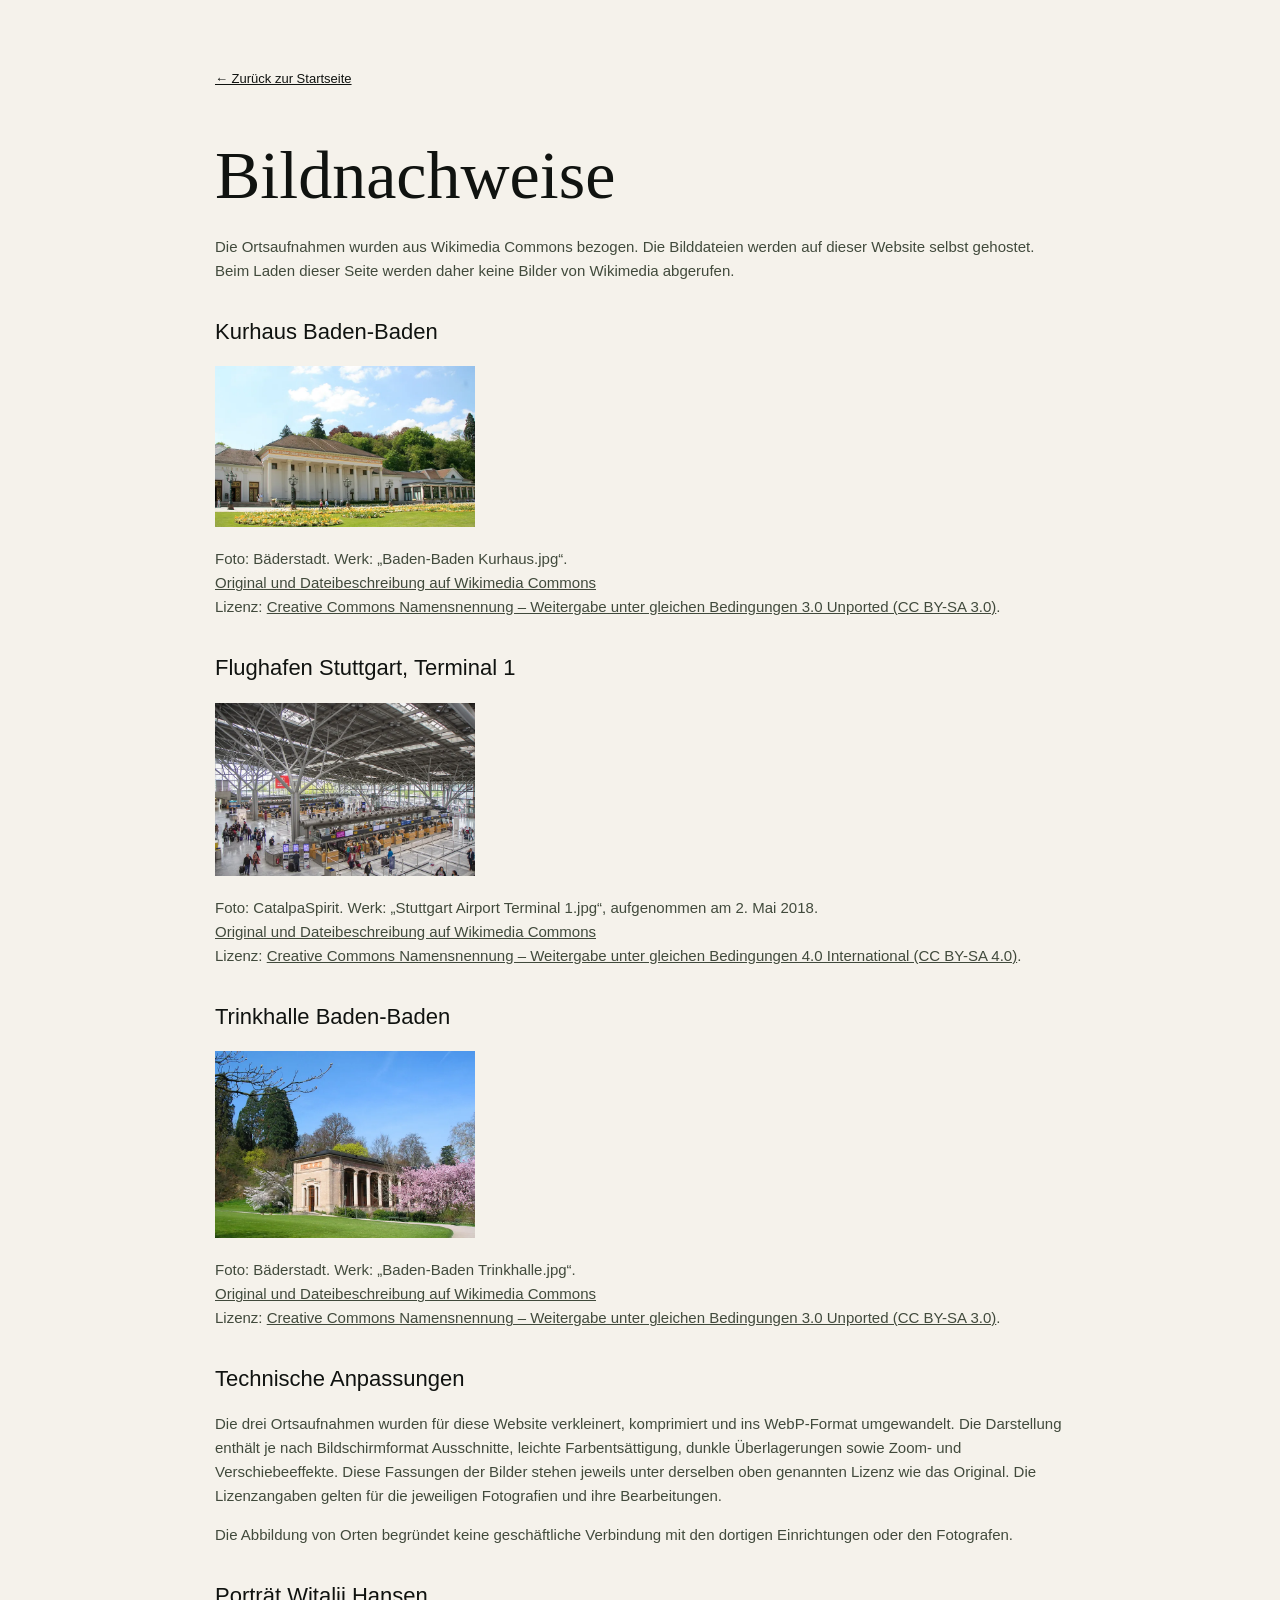
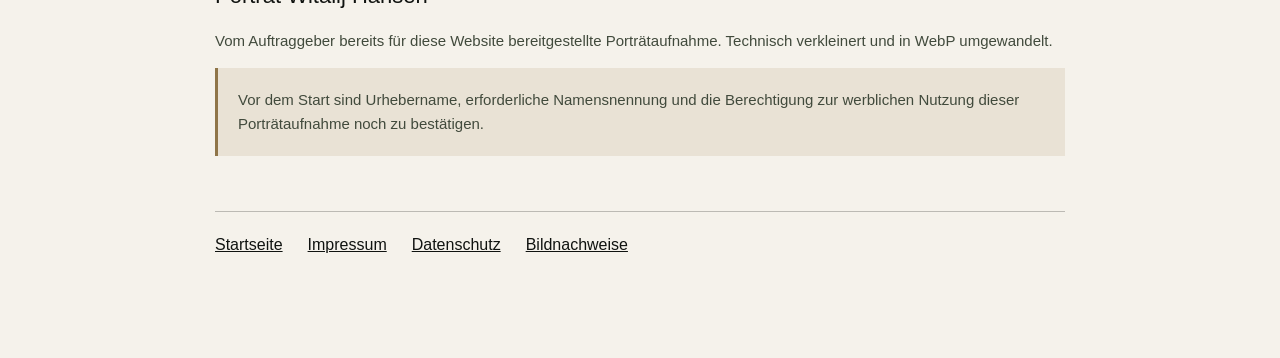
<file: bildnachweise.html>
<!doctype html>
<html lang="de">
<head>
<meta charset="utf-8">
<meta name="viewport" content="width=device-width, initial-scale=1">
<meta name="robots" content="noindex, nofollow">
<meta name="referrer" content="no-referrer">
<meta http-equiv="Content-Security-Policy" content="default-src 'self'; script-src 'none'; style-src 'self'; img-src 'self'; object-src 'none'; base-uri 'self'; form-action 'none'">
<title>Bildnachweise | First Class auf der Straße</title>
<link rel="icon" href="assets/favicon.svg" type="image/svg+xml">
<link rel="stylesheet" href="styles.css">
</head>
<body class="legal-page">
<main class="legal-shell">
<a class="legal-back" href="index.html">← Zurück zur Startseite</a>
<h1>Bildnachweise</h1>
<p>Die Ortsaufnahmen wurden aus Wikimedia Commons bezogen. Die Bilddateien werden auf dieser Website selbst gehostet. Beim Laden dieser Seite werden daher keine Bilder von Wikimedia abgerufen.</p>
<h2 id="kurhaus">Kurhaus Baden-Baden</h2>
<img src="assets/locations/kurhaus-800.webp" alt="Verwendete Aufnahme des Kurhauses Baden-Baden" width="260" height="161">
<p>Foto: Bäderstadt. Werk: „Baden-Baden Kurhaus.jpg“.<br>
<a href="https://commons.wikimedia.org/wiki/File:Baden-Baden_Kurhaus.jpg" rel="noreferrer">Original und Dateibeschreibung auf Wikimedia Commons</a>
<br>Lizenz: <a href="https://creativecommons.org/licenses/by-sa/3.0/" rel="noreferrer">Creative Commons Namensnennung – Weitergabe unter gleichen Bedingungen 3.0 Unported (CC BY-SA 3.0)</a>.</p>
<h2 id="flughafen">Flughafen Stuttgart, Terminal 1</h2>
<img src="assets/locations/airport-stuttgart-800.webp" alt="Verwendete Aufnahme des Stuttgarter Flughafenterminals" width="260" height="173">
<p>Foto: CatalpaSpirit. Werk: „Stuttgart Airport Terminal 1.jpg“, aufgenommen am 2. Mai 2018.<br>
<a href="https://commons.wikimedia.org/wiki/File:Stuttgart_Airport_Terminal_1.jpg" rel="noreferrer">Original und Dateibeschreibung auf Wikimedia Commons</a>
<br>Lizenz: <a href="https://creativecommons.org/licenses/by-sa/4.0/" rel="noreferrer">Creative Commons Namensnennung – Weitergabe unter gleichen Bedingungen 4.0 International (CC BY-SA 4.0)</a>.</p>
<h2 id="trinkhalle">Trinkhalle Baden-Baden</h2>
<img src="assets/locations/trinkhalle-800.webp" alt="Verwendete Aufnahme der Trinkhalle Baden-Baden" width="260" height="187">
<p>Foto: Bäderstadt. Werk: „Baden-Baden Trinkhalle.jpg“.<br>
<a href="https://commons.wikimedia.org/wiki/File:Baden-Baden_Trinkhalle.jpg" rel="noreferrer">Original und Dateibeschreibung auf Wikimedia Commons</a>
<br>Lizenz: <a href="https://creativecommons.org/licenses/by-sa/3.0/" rel="noreferrer">Creative Commons Namensnennung – Weitergabe unter gleichen Bedingungen 3.0 Unported (CC BY-SA 3.0)</a>.</p>
<h2>Technische Anpassungen</h2>
<p>Die drei Ortsaufnahmen wurden für diese Website verkleinert, komprimiert und ins WebP-Format umgewandelt. Die Darstellung enthält je nach Bildschirmformat Ausschnitte, leichte Farbentsättigung, dunkle Überlagerungen sowie Zoom- und Verschiebeeffekte. Diese Fassungen der Bilder stehen jeweils unter derselben oben genannten Lizenz wie das Original. Die Lizenzangaben gelten für die jeweiligen Fotografien und ihre Bearbeitungen.</p>
<p>Die Abbildung von Orten begründet keine geschäftliche Verbindung mit den dortigen Einrichtungen oder den Fotografen.</p>
<h2>Porträt Witalij Hansen</h2>
<p>Vom Auftraggeber bereits für diese Website bereitgestellte Porträtaufnahme. Technisch verkleinert und in WebP umgewandelt.</p>
<p class="legal-notice" data-launch-blocker>Vor dem Start sind Urhebername, erforderliche Namensnennung und die Berechtigung zur werblichen Nutzung dieser Porträtaufnahme noch zu bestätigen.</p>
<nav class="legal-footer" aria-label="Weitere Seiten">
<a href="index.html">Startseite</a>
<a href="impressum.html">Impressum</a>
<a href="datenschutz.html">Datenschutz</a>
<a href="bildnachweise.html">Bildnachweise</a>
</nav>
</main>
</body>
</html>
</file>
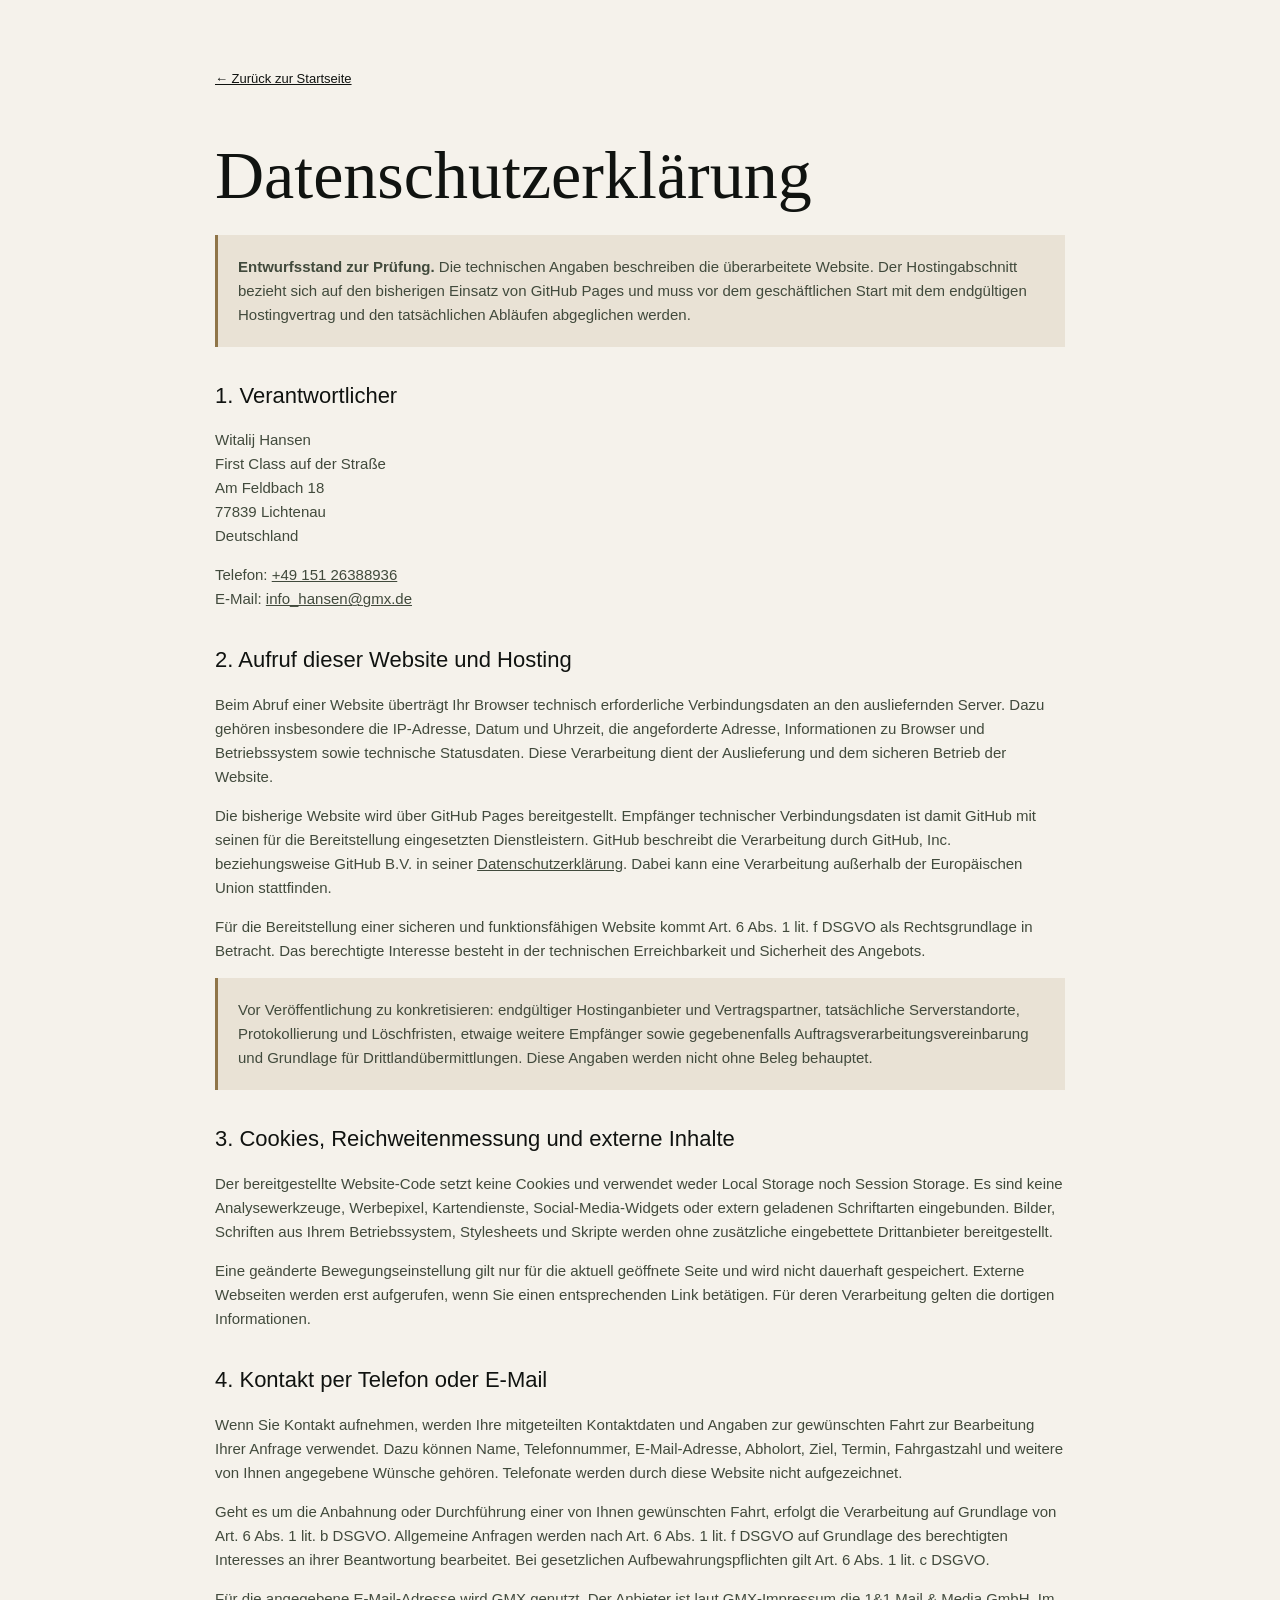
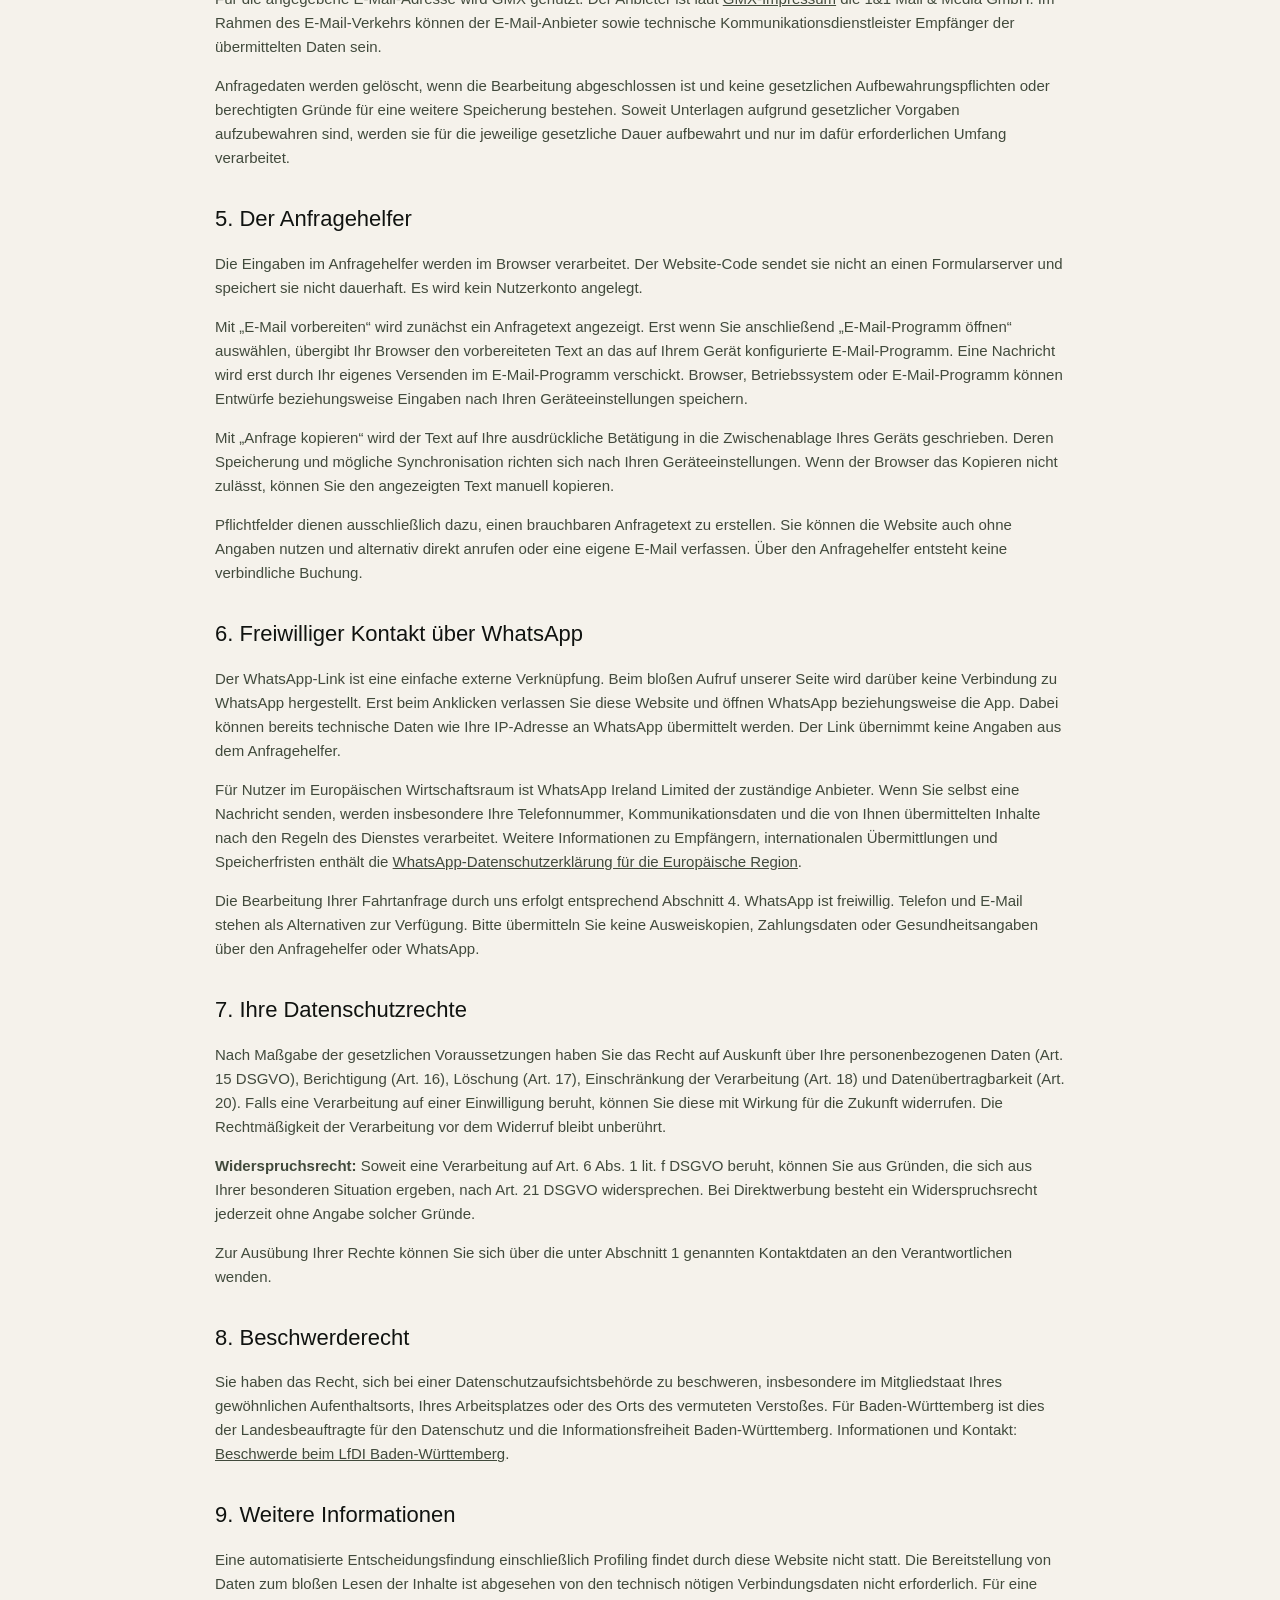
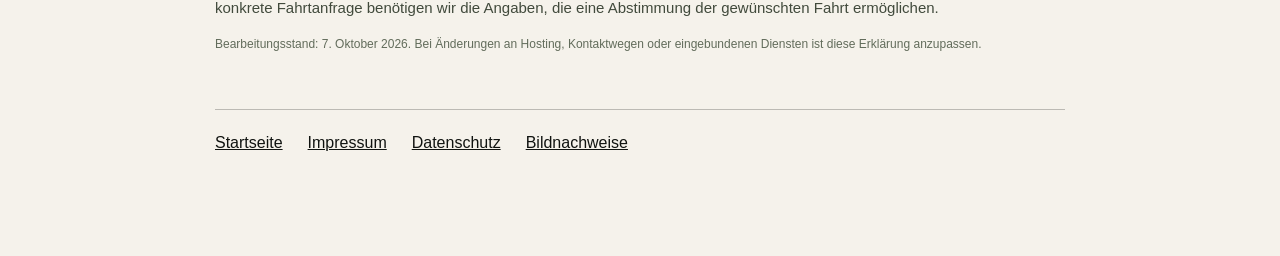
<file: datenschutz.html>
<!doctype html>
<html lang="de">
<head>
<meta charset="utf-8">
<meta name="viewport" content="width=device-width, initial-scale=1">
<meta name="robots" content="noindex, nofollow">
<meta name="referrer" content="no-referrer">
<meta http-equiv="Content-Security-Policy" content="default-src 'self'; script-src 'none'; style-src 'self'; img-src 'self'; object-src 'none'; base-uri 'self'; form-action 'none'">
<title>Datenschutzerklärung | First Class auf der Straße</title>
<link rel="icon" href="assets/favicon.svg" type="image/svg+xml">
<link rel="stylesheet" href="styles.css">
</head>
<body class="legal-page">
<main class="legal-shell">
<a class="legal-back" href="index.html">← Zurück zur Startseite</a>
<h1>Datenschutzerklärung</h1>
<p class="legal-notice" data-launch-blocker>
<strong>Entwurfsstand zur Prüfung.</strong> Die technischen Angaben beschreiben die überarbeitete Website. Der Hostingabschnitt bezieht sich auf den bisherigen Einsatz von GitHub Pages und muss vor dem geschäftlichen Start mit dem endgültigen Hostingvertrag und den tatsächlichen Abläufen abgeglichen werden.</p>
<h2>1. Verantwortlicher</h2>
<p>Witalij Hansen<br>First Class auf der Straße<br>Am Feldbach 18<br>77839 Lichtenau<br>Deutschland</p>
<p>Telefon: <a href="tel:+4915126388936">+49 151 26388936</a>
<br>E-Mail: <a href="mailto:info_hansen@gmx.de">info_hansen@gmx.de</a>
</p>
<h2>2. Aufruf dieser Website und Hosting</h2>
<p>Beim Abruf einer Website überträgt Ihr Browser technisch erforderliche Verbindungsdaten an den ausliefernden Server. Dazu gehören insbesondere die IP-Adresse, Datum und Uhrzeit, die angeforderte Adresse, Informationen zu Browser und Betriebssystem sowie technische Statusdaten. Diese Verarbeitung dient der Auslieferung und dem sicheren Betrieb der Website.</p>
<p>Die bisherige Website wird über GitHub Pages bereitgestellt. Empfänger technischer Verbindungsdaten ist damit GitHub mit seinen für die Bereitstellung eingesetzten Dienstleistern. GitHub beschreibt die Verarbeitung durch GitHub, Inc. beziehungsweise GitHub B.V. in seiner <a href="https://docs.github.com/en/site-policy/privacy-policies/github-general-privacy-statement" rel="noreferrer">Datenschutzerklärung</a>. Dabei kann eine Verarbeitung außerhalb der Europäischen Union stattfinden.</p>
<p>Für die Bereitstellung einer sicheren und funktionsfähigen Website kommt Art. 6 Abs. 1 lit. f DSGVO als Rechtsgrundlage in Betracht. Das berechtigte Interesse besteht in der technischen Erreichbarkeit und Sicherheit des Angebots.</p>
<p class="legal-notice" data-launch-blocker>Vor Veröffentlichung zu konkretisieren: endgültiger Hostinganbieter und Vertragspartner, tatsächliche Serverstandorte, Protokollierung und Löschfristen, etwaige weitere Empfänger sowie gegebenenfalls Auftragsverarbeitungsvereinbarung und Grundlage für Drittlandübermittlungen. Diese Angaben werden nicht ohne Beleg behauptet.</p>
<h2>3. Cookies, Reichweitenmessung und externe Inhalte</h2>
<p>Der bereitgestellte Website-Code setzt keine Cookies und verwendet weder Local Storage noch Session Storage. Es sind keine Analysewerkzeuge, Werbepixel, Kartendienste, Social-Media-Widgets oder extern geladenen Schriftarten eingebunden. Bilder, Schriften aus Ihrem Betriebssystem, Stylesheets und Skripte werden ohne zusätzliche eingebettete Drittanbieter bereitgestellt.</p>
<p>Eine geänderte Bewegungseinstellung gilt nur für die aktuell geöffnete Seite und wird nicht dauerhaft gespeichert. Externe Webseiten werden erst aufgerufen, wenn Sie einen entsprechenden Link betätigen. Für deren Verarbeitung gelten die dortigen Informationen.</p>
<h2 id="kontakt">4. Kontakt per Telefon oder E-Mail</h2>
<p>Wenn Sie Kontakt aufnehmen, werden Ihre mitgeteilten Kontaktdaten und Angaben zur gewünschten Fahrt zur Bearbeitung Ihrer Anfrage verwendet. Dazu können Name, Telefonnummer, E-Mail-Adresse, Abholort, Ziel, Termin, Fahrgastzahl und weitere von Ihnen angegebene Wünsche gehören. Telefonate werden durch diese Website nicht aufgezeichnet.</p>
<p>Geht es um die Anbahnung oder Durchführung einer von Ihnen gewünschten Fahrt, erfolgt die Verarbeitung auf Grundlage von Art. 6 Abs. 1 lit. b DSGVO. Allgemeine Anfragen werden nach Art. 6 Abs. 1 lit. f DSGVO auf Grundlage des berechtigten Interesses an ihrer Beantwortung bearbeitet. Bei gesetzlichen Aufbewahrungspflichten gilt Art. 6 Abs. 1 lit. c DSGVO.</p>
<p>Für die angegebene E-Mail-Adresse wird GMX genutzt. Der Anbieter ist laut <a href="https://www.gmx.net/impressum/" rel="noreferrer">GMX-Impressum</a> die 1&amp;1 Mail &amp; Media GmbH. Im Rahmen des E-Mail-Verkehrs können der E-Mail-Anbieter sowie technische Kommunikationsdienstleister Empfänger der übermittelten Daten sein.</p>
<p>Anfragedaten werden gelöscht, wenn die Bearbeitung abgeschlossen ist und keine gesetzlichen Aufbewahrungspflichten oder berechtigten Gründe für eine weitere Speicherung bestehen. Soweit Unterlagen aufgrund gesetzlicher Vorgaben aufzubewahren sind, werden sie für die jeweilige gesetzliche Dauer aufbewahrt und nur im dafür erforderlichen Umfang verarbeitet.</p>
<h2>5. Der Anfragehelfer</h2>
<p>Die Eingaben im Anfragehelfer werden im Browser verarbeitet. Der Website-Code sendet sie nicht an einen Formularserver und speichert sie nicht dauerhaft. Es wird kein Nutzerkonto angelegt.</p>
<p>Mit „E-Mail vorbereiten“ wird zunächst ein Anfragetext angezeigt. Erst wenn Sie anschließend „E-Mail-Programm öffnen“ auswählen, übergibt Ihr Browser den vorbereiteten Text an das auf Ihrem Gerät konfigurierte E-Mail-Programm. Eine Nachricht wird erst durch Ihr eigenes Versenden im E-Mail-Programm verschickt. Browser, Betriebssystem oder E-Mail-Programm können Entwürfe beziehungsweise Eingaben nach Ihren Geräteeinstellungen speichern.</p>
<p>Mit „Anfrage kopieren“ wird der Text auf Ihre ausdrückliche Betätigung in die Zwischenablage Ihres Geräts geschrieben. Deren Speicherung und mögliche Synchronisation richten sich nach Ihren Geräteeinstellungen. Wenn der Browser das Kopieren nicht zulässt, können Sie den angezeigten Text manuell kopieren.</p>
<p>Pflichtfelder dienen ausschließlich dazu, einen brauchbaren Anfragetext zu erstellen. Sie können die Website auch ohne Angaben nutzen und alternativ direkt anrufen oder eine eigene E-Mail verfassen. Über den Anfragehelfer entsteht keine verbindliche Buchung.</p>
<h2>6. Freiwilliger Kontakt über WhatsApp</h2>
<p>Der WhatsApp-Link ist eine einfache externe Verknüpfung. Beim bloßen Aufruf unserer Seite wird darüber keine Verbindung zu WhatsApp hergestellt. Erst beim Anklicken verlassen Sie diese Website und öffnen WhatsApp beziehungsweise die App. Dabei können bereits technische Daten wie Ihre IP-Adresse an WhatsApp übermittelt werden. Der Link übernimmt keine Angaben aus dem Anfragehelfer.</p>
<p>Für Nutzer im Europäischen Wirtschaftsraum ist WhatsApp Ireland Limited der zuständige Anbieter. Wenn Sie selbst eine Nachricht senden, werden insbesondere Ihre Telefonnummer, Kommunikationsdaten und die von Ihnen übermittelten Inhalte nach den Regeln des Dienstes verarbeitet. Weitere Informationen zu Empfängern, internationalen Übermittlungen und Speicherfristen enthält die <a href="https://www.whatsapp.com/legal/privacy-policy-eea" rel="noreferrer">WhatsApp-Datenschutzerklärung für die Europäische Region</a>.</p>
<p>Die Bearbeitung Ihrer Fahrtanfrage durch uns erfolgt entsprechend Abschnitt 4. WhatsApp ist freiwillig. Telefon und E-Mail stehen als Alternativen zur Verfügung. Bitte übermitteln Sie keine Ausweiskopien, Zahlungsdaten oder Gesundheitsangaben über den Anfragehelfer oder WhatsApp.</p>
<h2>7. Ihre Datenschutzrechte</h2>
<p>Nach Maßgabe der gesetzlichen Voraussetzungen haben Sie das Recht auf Auskunft über Ihre personenbezogenen Daten (Art. 15 DSGVO), Berichtigung (Art. 16), Löschung (Art. 17), Einschränkung der Verarbeitung (Art. 18) und Datenübertragbarkeit (Art. 20). Falls eine Verarbeitung auf einer Einwilligung beruht, können Sie diese mit Wirkung für die Zukunft widerrufen. Die Rechtmäßigkeit der Verarbeitung vor dem Widerruf bleibt unberührt.</p>
<p>
<strong>Widerspruchsrecht:</strong> Soweit eine Verarbeitung auf Art. 6 Abs. 1 lit. f DSGVO beruht, können Sie aus Gründen, die sich aus Ihrer besonderen Situation ergeben, nach Art. 21 DSGVO widersprechen. Bei Direktwerbung besteht ein Widerspruchsrecht jederzeit ohne Angabe solcher Gründe.</p>
<p>Zur Ausübung Ihrer Rechte können Sie sich über die unter Abschnitt 1 genannten Kontaktdaten an den Verantwortlichen wenden.</p>
<h2>8. Beschwerderecht</h2>
<p>Sie haben das Recht, sich bei einer Datenschutzaufsichtsbehörde zu beschweren, insbesondere im Mitgliedstaat Ihres gewöhnlichen Aufenthaltsorts, Ihres Arbeitsplatzes oder des Orts des vermuteten Verstoßes. Für Baden-Württemberg ist dies der Landesbeauftragte für den Datenschutz und die Informationsfreiheit Baden-Württemberg. Informationen und Kontakt: <a href="https://www.baden-wuerttemberg.datenschutz.de/beschwerde/" rel="noreferrer">Beschwerde beim LfDI Baden-Württemberg</a>.</p>
<h2>9. Weitere Informationen</h2>
<p>Eine automatisierte Entscheidungsfindung einschließlich Profiling findet durch diese Website nicht statt. Die Bereitstellung von Daten zum bloßen Lesen der Inhalte ist abgesehen von den technisch nötigen Verbindungsdaten nicht erforderlich. Für eine konkrete Fahrtanfrage benötigen wir die Angaben, die eine Abstimmung der gewünschten Fahrt ermöglichen.</p>
<p class="legal-status">Bearbeitungsstand: 7. Oktober 2026. Bei Änderungen an Hosting, Kontaktwegen oder eingebundenen Diensten ist diese Erklärung anzupassen.</p>
<nav class="legal-footer" aria-label="Weitere Seiten">
<a href="index.html">Startseite</a>
<a href="impressum.html">Impressum</a>
<a href="datenschutz.html">Datenschutz</a>
<a href="bildnachweise.html">Bildnachweise</a>
</nav>
</main>
</body>
</html>
</file>
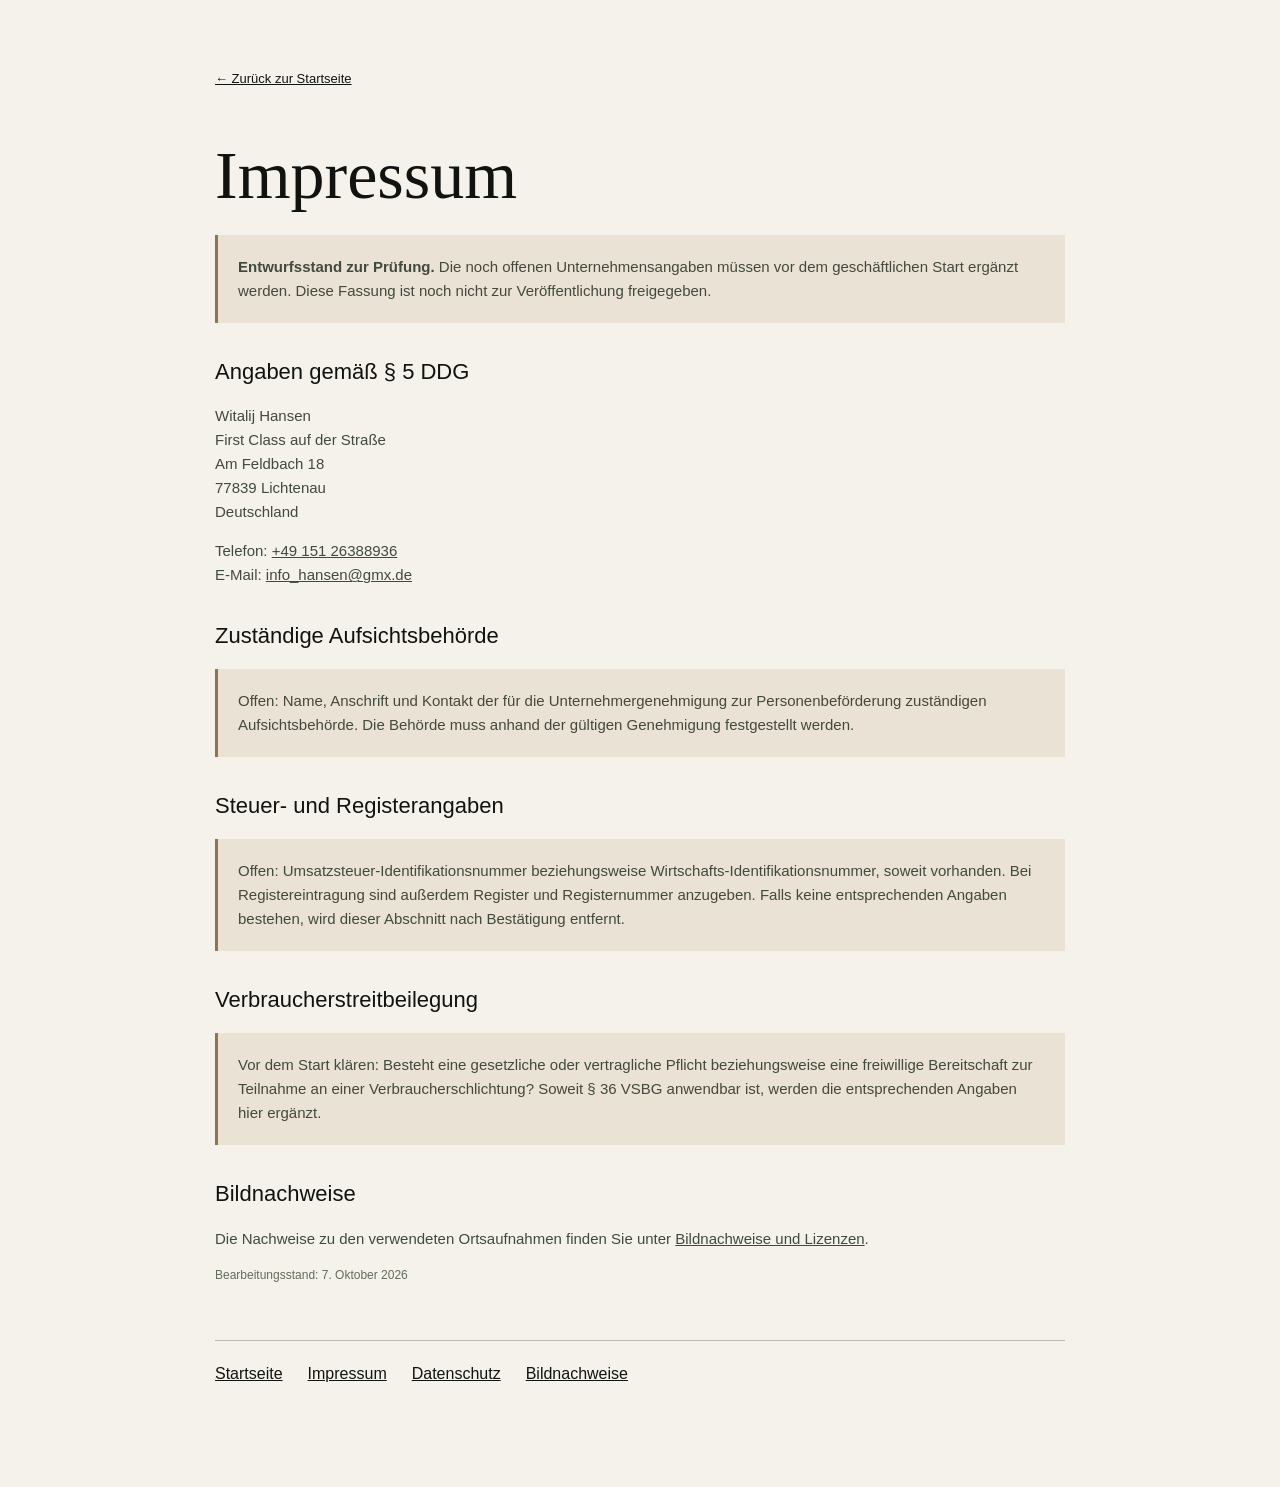
<file: impressum.html>
<!doctype html>
<html lang="de">
<head>
<meta charset="utf-8">
<meta name="viewport" content="width=device-width, initial-scale=1">
<meta name="robots" content="noindex, nofollow">
<meta name="referrer" content="no-referrer">
<meta http-equiv="Content-Security-Policy" content="default-src 'self'; script-src 'none'; style-src 'self'; img-src 'self'; object-src 'none'; base-uri 'self'; form-action 'none'">
<title>Impressum | First Class auf der Straße</title>
<link rel="icon" href="assets/favicon.svg" type="image/svg+xml">
<link rel="stylesheet" href="styles.css">
</head>
<body class="legal-page">
<main class="legal-shell">
<a class="legal-back" href="index.html">← Zurück zur Startseite</a>
<h1>Impressum</h1>
<p class="legal-notice" data-launch-blocker>
<strong>Entwurfsstand zur Prüfung.</strong> Die noch offenen Unternehmensangaben müssen vor dem geschäftlichen Start ergänzt werden. Diese Fassung ist noch nicht zur Veröffentlichung freigegeben.</p>
<h2>Angaben gemäß § 5 DDG</h2>
<p>Witalij Hansen<br>First Class auf der Straße<br>Am Feldbach 18<br>77839 Lichtenau<br>Deutschland</p>
<p>Telefon: <a href="tel:+4915126388936">+49 151 26388936</a>
<br>E-Mail: <a href="mailto:info_hansen@gmx.de">info_hansen@gmx.de</a>
</p>
<h2>Zuständige Aufsichtsbehörde</h2>
<p class="legal-notice" data-launch-blocker>Offen: Name, Anschrift und Kontakt der für die Unternehmergenehmigung zur Personenbeförderung zuständigen Aufsichtsbehörde. Die Behörde muss anhand der gültigen Genehmigung festgestellt werden.</p>
<h2>Steuer- und Registerangaben</h2>
<p class="legal-notice" data-launch-blocker>Offen: Umsatzsteuer-Identifikationsnummer beziehungsweise Wirtschafts-Identifikationsnummer, soweit vorhanden. Bei Registereintragung sind außerdem Register und Registernummer anzugeben. Falls keine entsprechenden Angaben bestehen, wird dieser Abschnitt nach Bestätigung entfernt.</p>
<h2>Verbraucherstreitbeilegung</h2>
<p class="legal-notice" data-launch-blocker>Vor dem Start klären: Besteht eine gesetzliche oder vertragliche Pflicht beziehungsweise eine freiwillige Bereitschaft zur Teilnahme an einer Verbraucherschlichtung? Soweit § 36 VSBG anwendbar ist, werden die entsprechenden Angaben hier ergänzt.</p>
<h2>Bildnachweise</h2>
<p>Die Nachweise zu den verwendeten Ortsaufnahmen finden Sie unter <a href="bildnachweise.html">Bildnachweise und Lizenzen</a>.</p>
<p class="legal-status">Bearbeitungsstand: 7. Oktober 2026</p>
<nav class="legal-footer" aria-label="Weitere Seiten">
<a href="index.html">Startseite</a>
<a href="impressum.html">Impressum</a>
<a href="datenschutz.html">Datenschutz</a>
<a href="bildnachweise.html">Bildnachweise</a>
</nav>
</main>
</body>
</html>
</file>
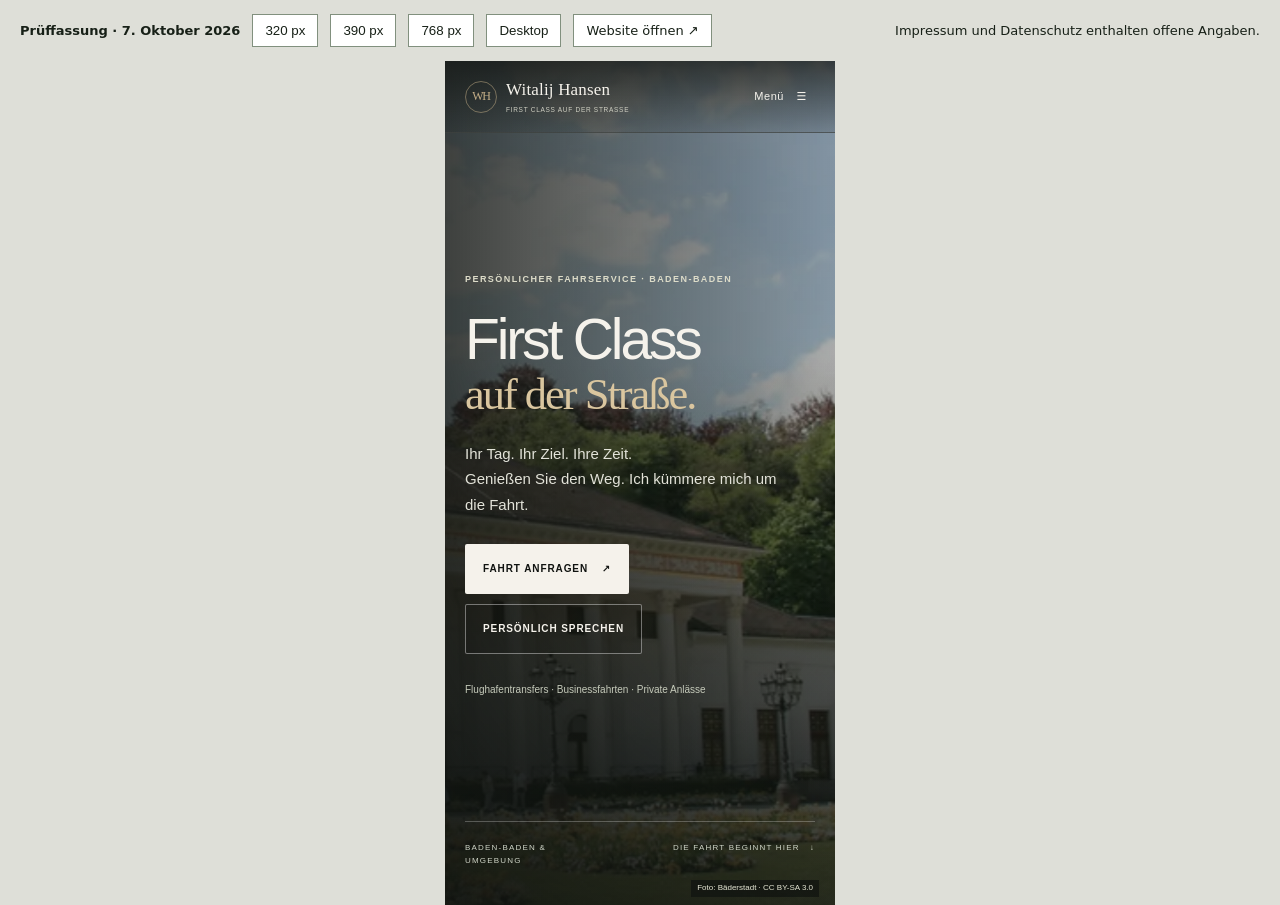
<file: preview.html>
<!doctype html>
<html lang="de">
<head>
<meta charset="utf-8">
<meta name="viewport" content="width=device-width,initial-scale=1">
<meta name="robots" content="noindex,nofollow">
<title>Designprüfung | First Class</title>
<style>body{margin:0;background:#dedfd8;font:13px system-ui;color:#172017}header{padding:14px 20px;display:flex;align-items:center;gap:12px;flex-wrap:wrap}button,a{border:1px solid #81907e;padding:8px 12px;background:white;color:#172017;text-decoration:none}iframe{display:block;width:390px;height:844px;border:0;margin:0 auto;max-width:100%}.note{margin-left:auto}</style>
</head>
<body>
<header>
<strong>Prüffassung · 7. Oktober 2026</strong>
<button data-width="320">320 px</button>
<button data-width="390">390 px</button>
<button data-width="768">768 px</button>
<button data-width="1280">Desktop</button>
<a href="index.html">Website öffnen ↗</a>
<span class="note">Impressum und Datenschutz enthalten offene Angaben.</span>
</header>
<iframe title="Website-Vorschau" src="index.html">
</iframe>
<script>document.querySelectorAll('[data-width]').forEach(button=>button.addEventListener('click',()=>{document.querySelector('iframe').style.width=button.dataset.width+'px';}));</script>
</body>
</html>
</file>
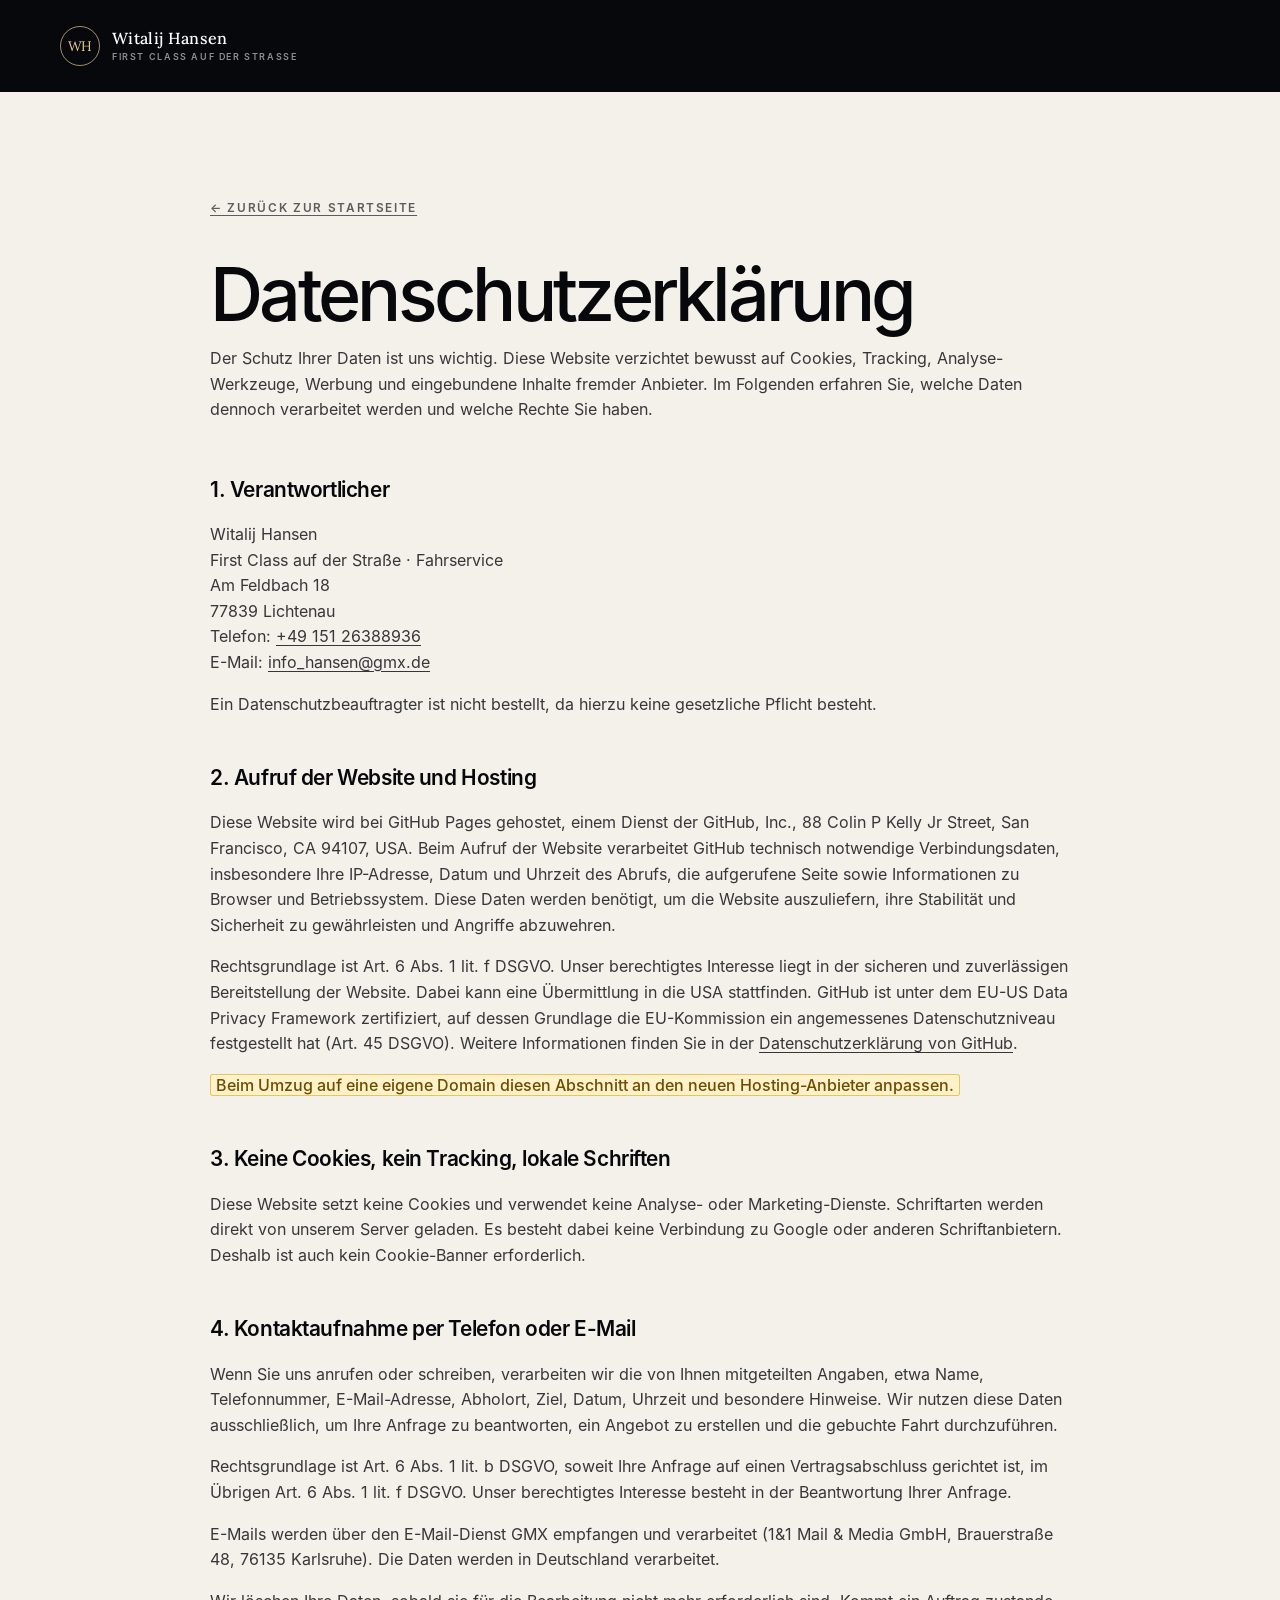
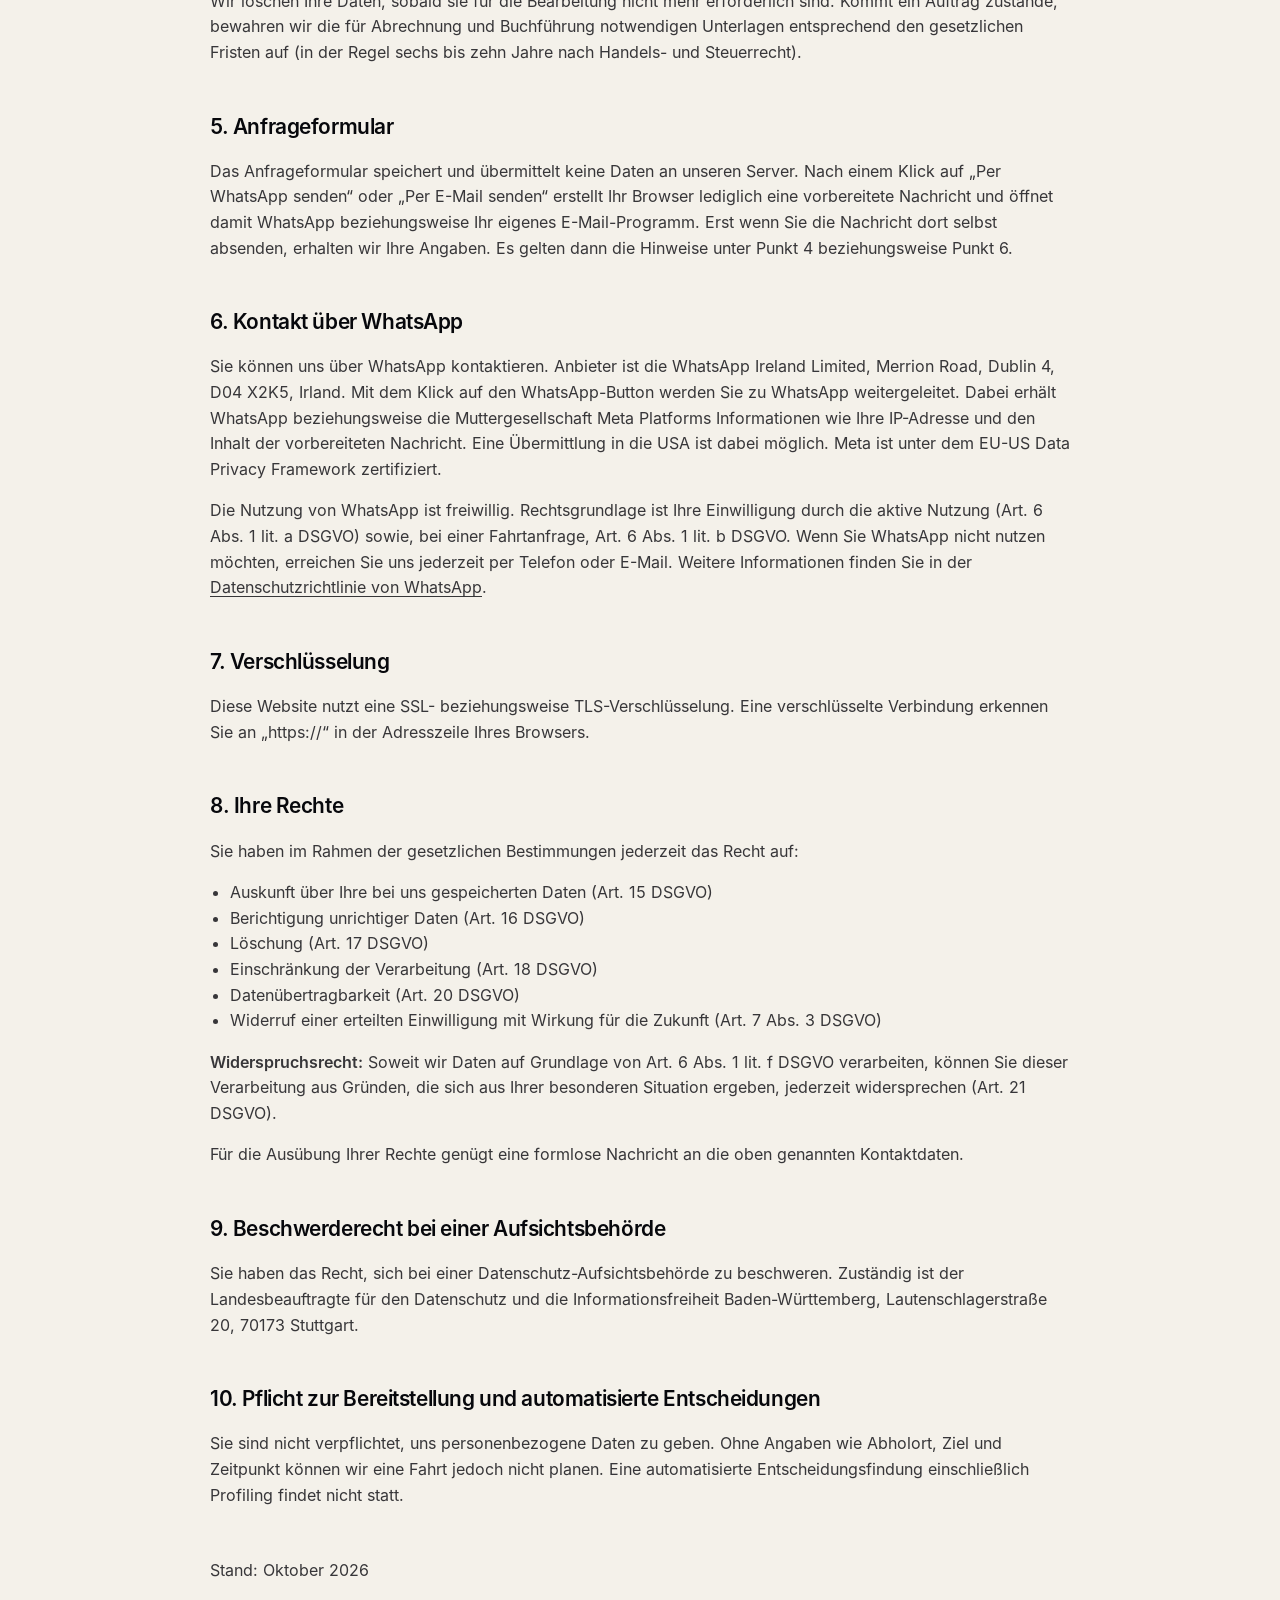
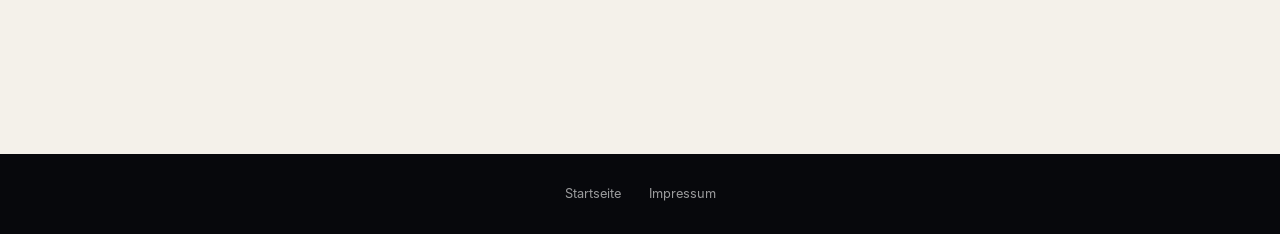
<file: neu/datenschutz.html>
<!doctype html>
<html lang="de">
<head>
  <meta charset="utf-8">
  <meta name="viewport" content="width=device-width, initial-scale=1">
  <title>Datenschutzerklärung | Witalij Hansen · First Class auf der Straße</title>
  <meta name="description" content="Datenschutzerklärung des Fahrservice Witalij Hansen · First Class auf der Straße.">
  <meta name="robots" content="noindex, follow">
  <meta name="theme-color" content="#07080c">
  <link rel="icon" href="assets/favicon.svg" type="image/svg+xml">
  <link rel="stylesheet" href="styles.css">
</head>
<body class="legal-page">
  <header class="legal-header">
    <a class="brand" href="index.html" aria-label="Zur Startseite">
      <span class="brand-mark" aria-hidden="true">WH</span>
      <span class="brand-copy"><strong>Witalij Hansen</strong><small>First Class auf der Straße</small></span>
    </a>
  </header>

  <main class="legal-shell">
    <a class="legal-back" href="index.html">← Zurück zur Startseite</a>
    <h1>Datenschutz&shy;erklärung</h1>
    <p class="legal-intro">Der Schutz Ihrer Daten ist uns wichtig. Diese Website verzichtet bewusst auf Cookies, Tracking, Analyse-Werkzeuge, Werbung und eingebundene Inhalte fremder Anbieter. Im Folgenden erfahren Sie, welche Daten dennoch verarbeitet werden und welche Rechte Sie haben.</p>

    <h2>1. Verantwortlicher</h2>
    <p>Witalij Hansen<br>
    First Class auf der Straße · Fahrservice<br>
    Am Feldbach 18<br>
    77839 Lichtenau<br>
    Telefon: <a href="tel:+4915126388936">+49 151 26388936</a><br>
    E-Mail: <a href="mailto:info_hansen@gmx.de">info_hansen@gmx.de</a></p>
    <p>Ein Datenschutzbeauftragter ist nicht bestellt, da hierzu keine gesetzliche Pflicht besteht.</p>

    <h2>2. Aufruf der Website und Hosting</h2>
    <p>Diese Website wird bei GitHub Pages gehostet, einem Dienst der GitHub, Inc., 88 Colin P Kelly Jr Street, San Francisco, CA 94107, USA. Beim Aufruf der Website verarbeitet GitHub technisch notwendige Verbindungsdaten, insbesondere Ihre IP-Adresse, Datum und Uhrzeit des Abrufs, die aufgerufene Seite sowie Informationen zu Browser und Betriebssystem. Diese Daten werden benötigt, um die Website auszuliefern, ihre Stabilität und Sicherheit zu gewährleisten und Angriffe abzuwehren.</p>
    <p>Rechtsgrundlage ist Art. 6 Abs. 1 lit. f DSGVO. Unser berechtigtes Interesse liegt in der sicheren und zuverlässigen Bereitstellung der Website. Dabei kann eine Übermittlung in die USA stattfinden. GitHub ist unter dem EU-US Data Privacy Framework zertifiziert, auf dessen Grundlage die EU-Kommission ein angemessenes Datenschutzniveau festgestellt hat (Art. 45 DSGVO). Weitere Informationen finden Sie in der <a href="https://docs.github.com/de/site-policy/privacy-policies/github-general-privacy-statement" rel="noopener" target="_blank">Datenschutzerklärung von GitHub</a>.</p>
    <p><span class="todo">Beim Umzug auf eine eigene Domain diesen Abschnitt an den neuen Hosting-Anbieter anpassen.</span></p>

    <h2>3. Keine Cookies, kein Tracking, lokale Schriften</h2>
    <p>Diese Website setzt keine Cookies und verwendet keine Analyse- oder Marketing-Dienste. Schriftarten werden direkt von unserem Server geladen. Es besteht dabei keine Verbindung zu Google oder anderen Schriftanbietern. Deshalb ist auch kein Cookie-Banner erforderlich.</p>

    <h2>4. Kontaktaufnahme per Telefon oder E-Mail</h2>
    <p>Wenn Sie uns anrufen oder schreiben, verarbeiten wir die von Ihnen mitgeteilten Angaben, etwa Name, Telefonnummer, E-Mail-Adresse, Abholort, Ziel, Datum, Uhrzeit und besondere Hinweise. Wir nutzen diese Daten ausschließlich, um Ihre Anfrage zu beantworten, ein Angebot zu erstellen und die gebuchte Fahrt durchzuführen.</p>
    <p>Rechtsgrundlage ist Art. 6 Abs. 1 lit. b DSGVO, soweit Ihre Anfrage auf einen Vertragsabschluss gerichtet ist, im Übrigen Art. 6 Abs. 1 lit. f DSGVO. Unser berechtigtes Interesse besteht in der Beantwortung Ihrer Anfrage.</p>
    <p>E-Mails werden über den E-Mail-Dienst GMX empfangen und verarbeitet (1&amp;1 Mail &amp; Media GmbH, Brauerstraße 48, 76135 Karlsruhe). Die Daten werden in Deutschland verarbeitet.</p>
    <p>Wir löschen Ihre Daten, sobald sie für die Bearbeitung nicht mehr erforderlich sind. Kommt ein Auftrag zustande, bewahren wir die für Abrechnung und Buchführung notwendigen Unterlagen entsprechend den gesetzlichen Fristen auf (in der Regel sechs bis zehn Jahre nach Handels- und Steuerrecht).</p>

    <h2>5. Anfrageformular</h2>
    <p>Das Anfrageformular speichert und übermittelt keine Daten an unseren Server. Nach einem Klick auf „Per WhatsApp senden“ oder „Per E-Mail senden“ erstellt Ihr Browser lediglich eine vorbereitete Nachricht und öffnet damit WhatsApp beziehungsweise Ihr eigenes E-Mail-Programm. Erst wenn Sie die Nachricht dort selbst absenden, erhalten wir Ihre Angaben. Es gelten dann die Hinweise unter Punkt 4 beziehungsweise Punkt 6.</p>

    <h2>6. Kontakt über WhatsApp</h2>
    <p>Sie können uns über WhatsApp kontaktieren. Anbieter ist die WhatsApp Ireland Limited, Merrion Road, Dublin 4, D04 X2K5, Irland. Mit dem Klick auf den WhatsApp-Button werden Sie zu WhatsApp weitergeleitet. Dabei erhält WhatsApp beziehungsweise die Muttergesellschaft Meta Platforms Informationen wie Ihre IP-Adresse und den Inhalt der vorbereiteten Nachricht. Eine Übermittlung in die USA ist dabei möglich. Meta ist unter dem EU-US Data Privacy Framework zertifiziert.</p>
    <p>Die Nutzung von WhatsApp ist freiwillig. Rechtsgrundlage ist Ihre Einwilligung durch die aktive Nutzung (Art. 6 Abs. 1 lit. a DSGVO) sowie, bei einer Fahrtanfrage, Art. 6 Abs. 1 lit. b DSGVO. Wenn Sie WhatsApp nicht nutzen möchten, erreichen Sie uns jederzeit per Telefon oder E-Mail. Weitere Informationen finden Sie in der <a href="https://www.whatsapp.com/legal/privacy-policy-eea" rel="noopener" target="_blank">Datenschutzrichtlinie von WhatsApp</a>.</p>

    <h2>7. Verschlüsselung</h2>
    <p>Diese Website nutzt eine SSL- beziehungsweise TLS-Verschlüsselung. Eine verschlüsselte Verbindung erkennen Sie an „https://“ in der Adresszeile Ihres Browsers.</p>

    <h2>8. Ihre Rechte</h2>
    <p>Sie haben im Rahmen der gesetzlichen Bestimmungen jederzeit das Recht auf:</p>
    <ul>
      <li>Auskunft über Ihre bei uns gespeicherten Daten (Art. 15 DSGVO)</li>
      <li>Berichtigung unrichtiger Daten (Art. 16 DSGVO)</li>
      <li>Löschung (Art. 17 DSGVO)</li>
      <li>Einschränkung der Verarbeitung (Art. 18 DSGVO)</li>
      <li>Datenübertragbarkeit (Art. 20 DSGVO)</li>
      <li>Widerruf einer erteilten Einwilligung mit Wirkung für die Zukunft (Art. 7 Abs. 3 DSGVO)</li>
    </ul>
    <p><strong>Widerspruchsrecht:</strong> Soweit wir Daten auf Grundlage von Art. 6 Abs. 1 lit. f DSGVO verarbeiten, können Sie dieser Verarbeitung aus Gründen, die sich aus Ihrer besonderen Situation ergeben, jederzeit widersprechen (Art. 21 DSGVO).</p>
    <p>Für die Ausübung Ihrer Rechte genügt eine formlose Nachricht an die oben genannten Kontaktdaten.</p>

    <h2>9. Beschwerderecht bei einer Aufsichtsbehörde</h2>
    <p>Sie haben das Recht, sich bei einer Datenschutz-Aufsichtsbehörde zu beschweren. Zuständig ist der Landesbeauftragte für den Datenschutz und die Informationsfreiheit Baden-Württemberg, Lautenschlagerstraße 20, 70173 Stuttgart.</p>

    <h2>10. Pflicht zur Bereitstellung und automatisierte Entscheidungen</h2>
    <p>Sie sind nicht verpflichtet, uns personenbezogene Daten zu geben. Ohne Angaben wie Abholort, Ziel und Zeitpunkt können wir eine Fahrt jedoch nicht planen. Eine automatisierte Entscheidungsfindung einschließlich Profiling findet nicht statt.</p>

    <p class="legal-intro" style="margin-top:50px">Stand: Oktober 2026</p>
  </main>

  <footer class="legal-footer">
    <a href="index.html">Startseite</a>
    <a href="impressum.html">Impressum</a>
  </footer>
</body>
</html>
</file>
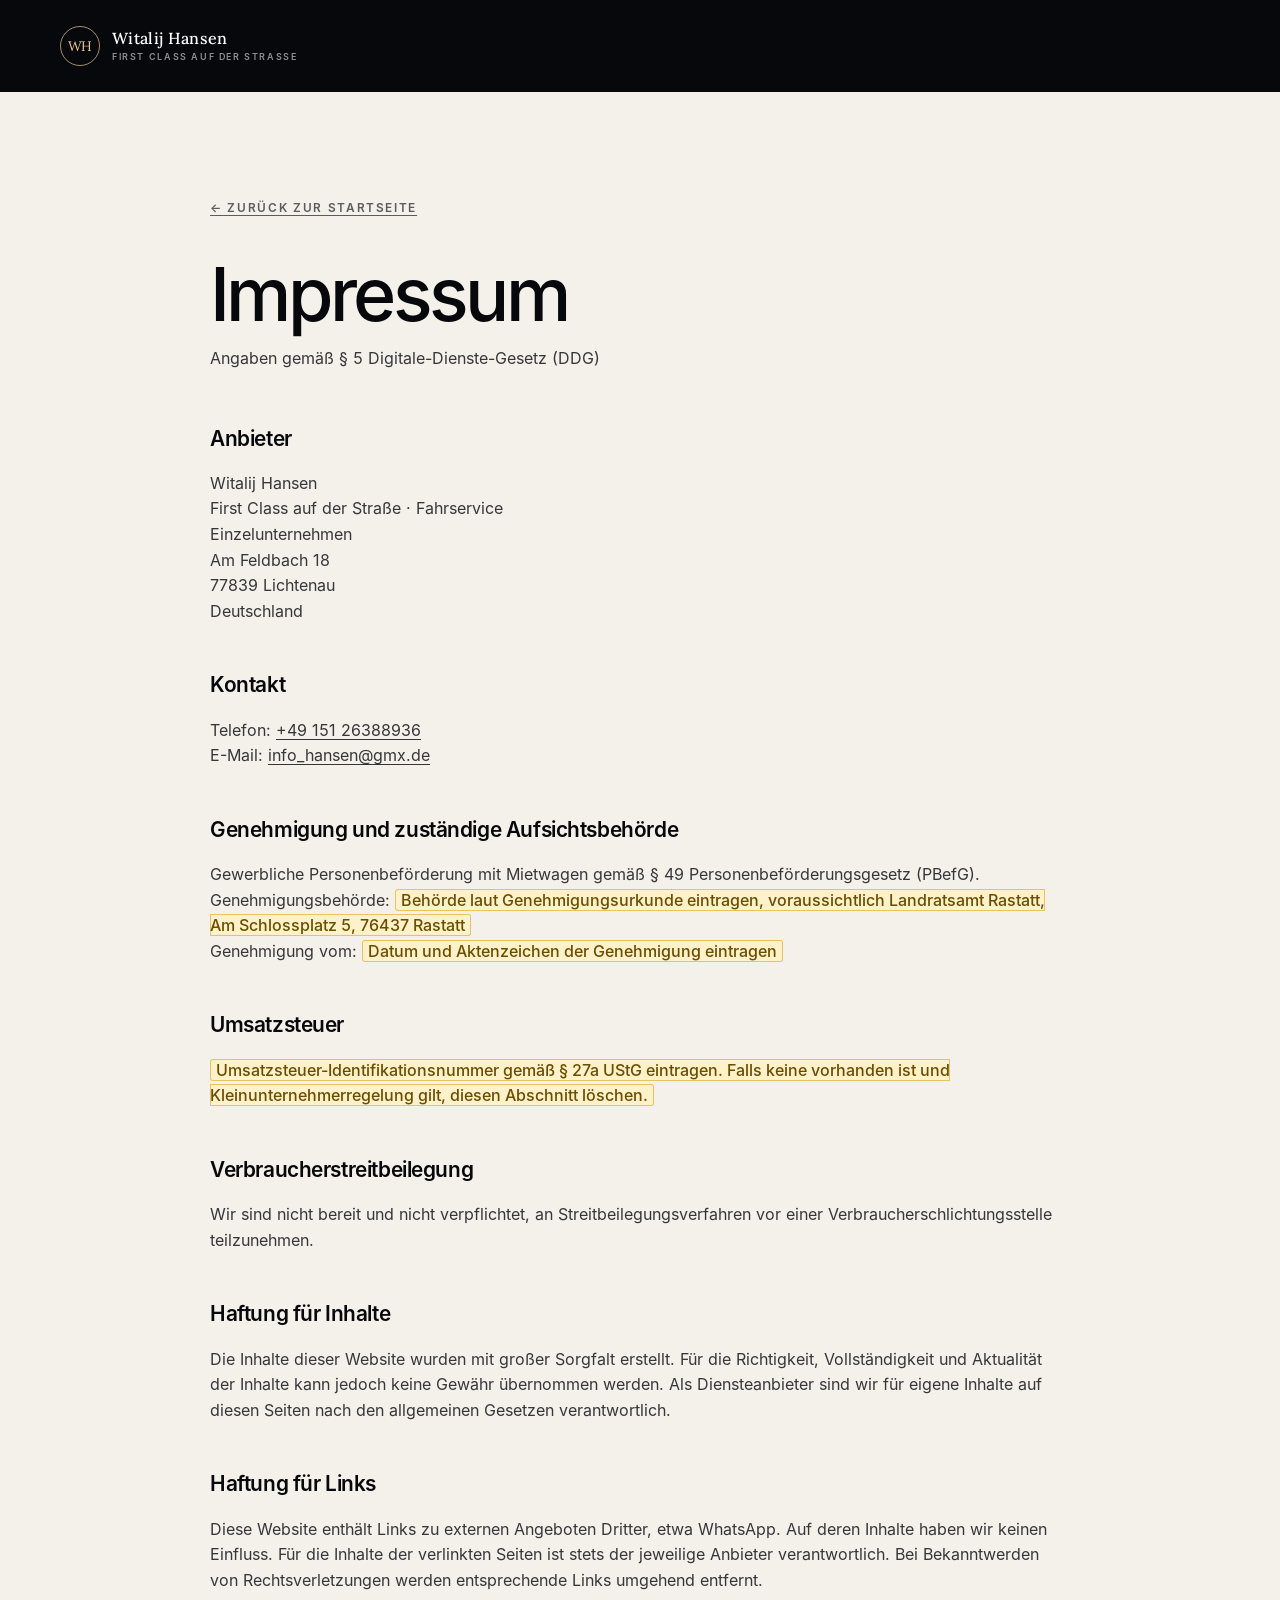
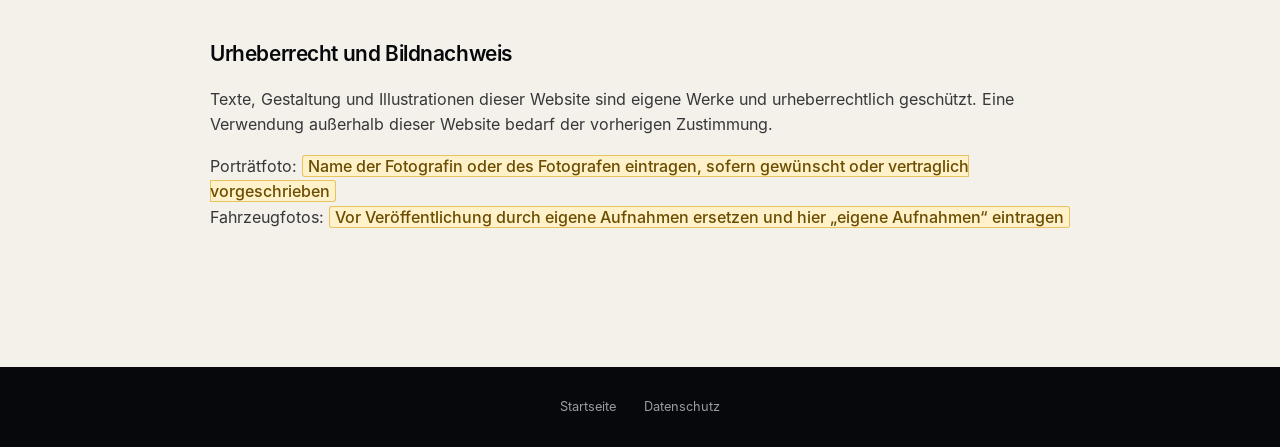
<file: neu/impressum.html>
<!doctype html>
<html lang="de">
<head>
  <meta charset="utf-8">
  <meta name="viewport" content="width=device-width, initial-scale=1">
  <title>Impressum | Witalij Hansen · First Class auf der Straße</title>
  <meta name="description" content="Impressum des Fahrservice Witalij Hansen · First Class auf der Straße, Lichtenau.">
  <meta name="robots" content="noindex, follow">
  <meta name="theme-color" content="#07080c">
  <link rel="icon" href="assets/favicon.svg" type="image/svg+xml">
  <link rel="stylesheet" href="styles.css">
</head>
<body class="legal-page">
  <header class="legal-header">
    <a class="brand" href="index.html" aria-label="Zur Startseite">
      <span class="brand-mark" aria-hidden="true">WH</span>
      <span class="brand-copy"><strong>Witalij Hansen</strong><small>First Class auf der Straße</small></span>
    </a>
  </header>

  <main class="legal-shell">
    <a class="legal-back" href="index.html">← Zurück zur Startseite</a>
    <h1>Impressum</h1>
    <p class="legal-intro">Angaben gemäß § 5 Digitale-Dienste-Gesetz (DDG)</p>

    <h2>Anbieter</h2>
    <p>Witalij Hansen<br>
    First Class auf der Straße · Fahrservice<br>
    Einzelunternehmen<br>
    Am Feldbach 18<br>
    77839 Lichtenau<br>
    Deutschland</p>

    <h2>Kontakt</h2>
    <p>Telefon: <a href="tel:+4915126388936">+49 151 26388936</a><br>
    E-Mail: <a href="mailto:info_hansen@gmx.de">info_hansen@gmx.de</a></p>

    <h2>Genehmigung und zuständige Aufsichtsbehörde</h2>
    <p>Gewerbliche Personenbeförderung mit Mietwagen gemäß § 49 Personenbeförderungsgesetz (PBefG).<br>
    Genehmigungsbehörde: <span class="todo">Behörde laut Genehmigungsurkunde eintragen, voraussichtlich Landratsamt Rastatt, Am Schlossplatz 5, 76437 Rastatt</span><br>
    Genehmigung vom: <span class="todo">Datum und Aktenzeichen der Genehmigung eintragen</span></p>

    <h2>Umsatzsteuer</h2>
    <p><span class="todo">Umsatzsteuer-Identifikationsnummer gemäß § 27a UStG eintragen. Falls keine vorhanden ist und Kleinunternehmerregelung gilt, diesen Abschnitt löschen.</span></p>

    <h2>Verbraucherstreitbeilegung</h2>
    <p>Wir sind nicht bereit und nicht verpflichtet, an Streitbeilegungsverfahren vor einer Verbraucherschlichtungsstelle teilzunehmen.</p>

    <h2>Haftung für Inhalte</h2>
    <p>Die Inhalte dieser Website wurden mit großer Sorgfalt erstellt. Für die Richtigkeit, Vollständigkeit und Aktualität der Inhalte kann jedoch keine Gewähr übernommen werden. Als Diensteanbieter sind wir für eigene Inhalte auf diesen Seiten nach den allgemeinen Gesetzen verantwortlich.</p>

    <h2>Haftung für Links</h2>
    <p>Diese Website enthält Links zu externen Angeboten Dritter, etwa WhatsApp. Auf deren Inhalte haben wir keinen Einfluss. Für die Inhalte der verlinkten Seiten ist stets der jeweilige Anbieter verantwortlich. Bei Bekanntwerden von Rechtsverletzungen werden entsprechende Links umgehend entfernt.</p>

    <h2>Urheberrecht und Bildnachweis</h2>
    <p>Texte, Gestaltung und Illustrationen dieser Website sind eigene Werke und urheberrechtlich geschützt. Eine Verwendung außerhalb dieser Website bedarf der vorherigen Zustimmung.</p>
    <p>Porträtfoto: <span class="todo">Name der Fotografin oder des Fotografen eintragen, sofern gewünscht oder vertraglich vorgeschrieben</span><br>
    Fahrzeugfotos: <span class="todo">Vor Veröffentlichung durch eigene Aufnahmen ersetzen und hier „eigene Aufnahmen“ eintragen</span></p>
  </main>

  <footer class="legal-footer">
    <a href="index.html">Startseite</a>
    <a href="datenschutz.html">Datenschutz</a>
  </footer>
</body>
</html>
</file>
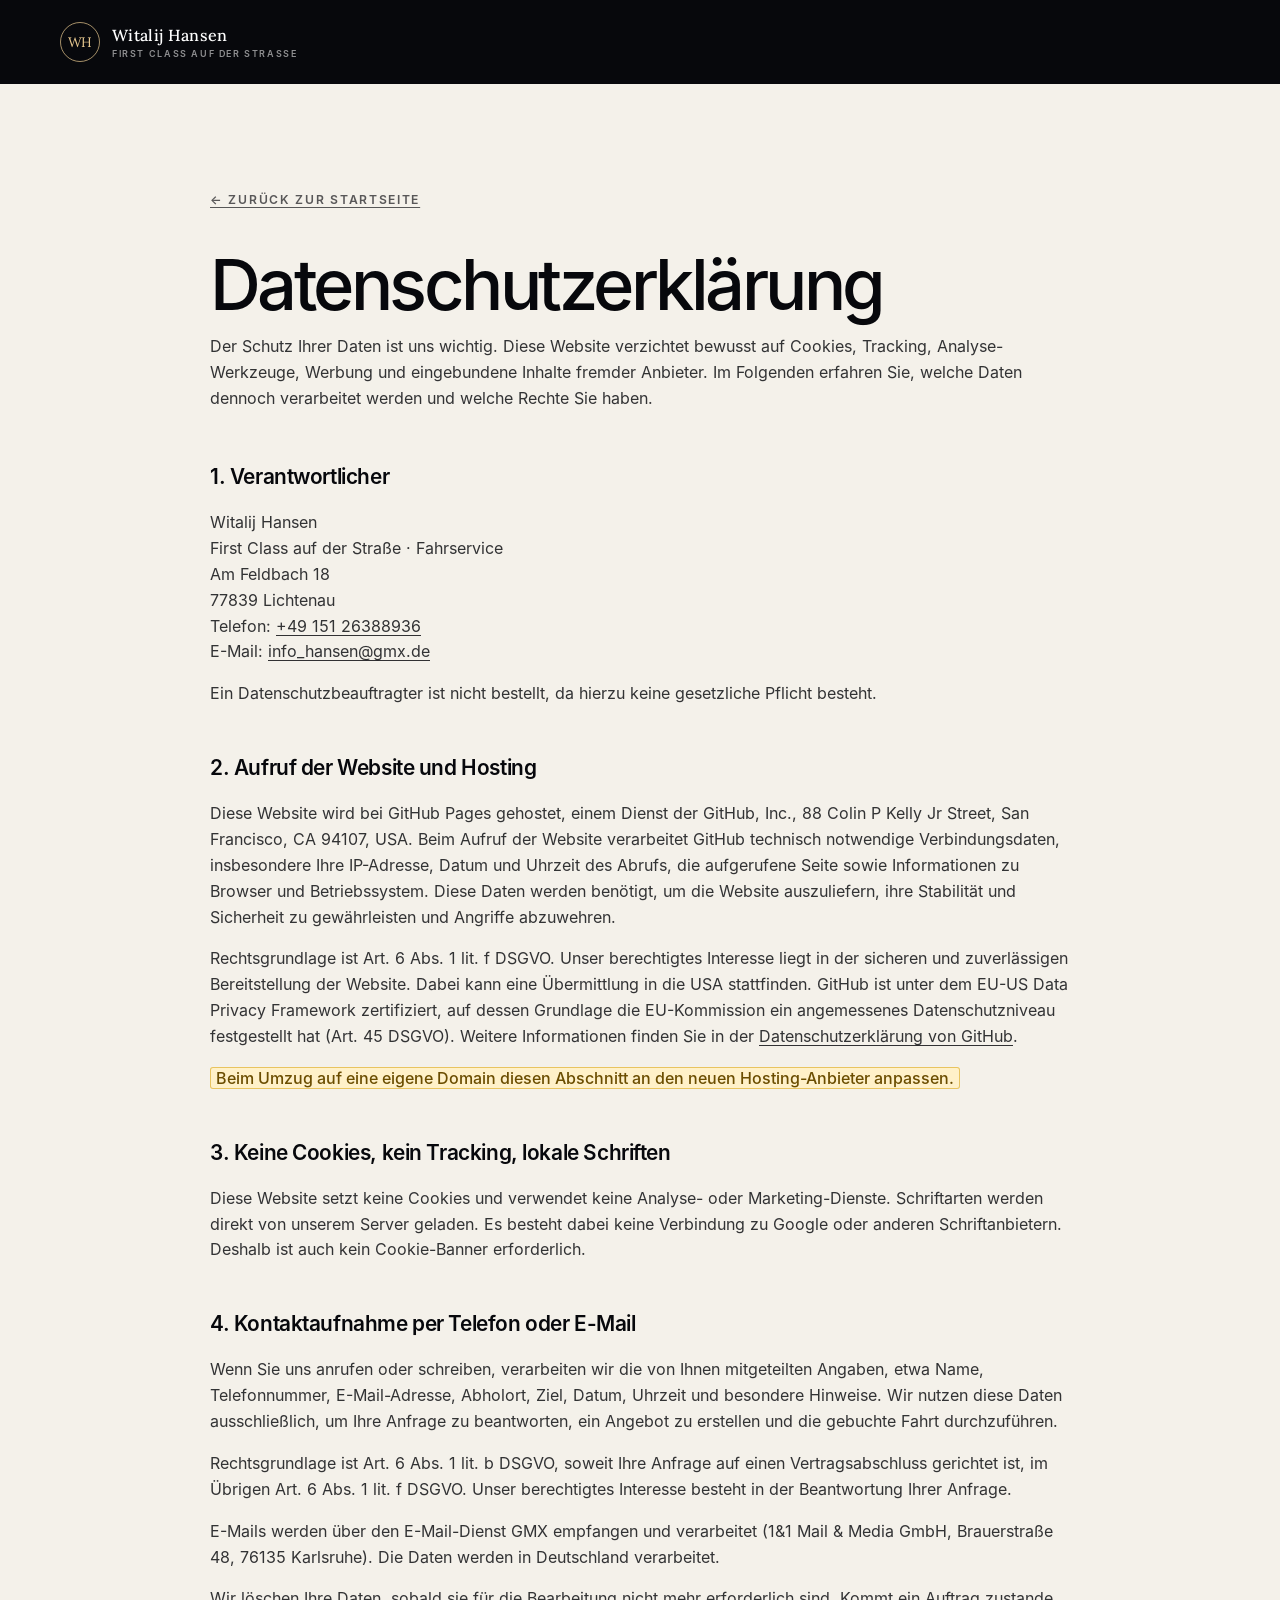
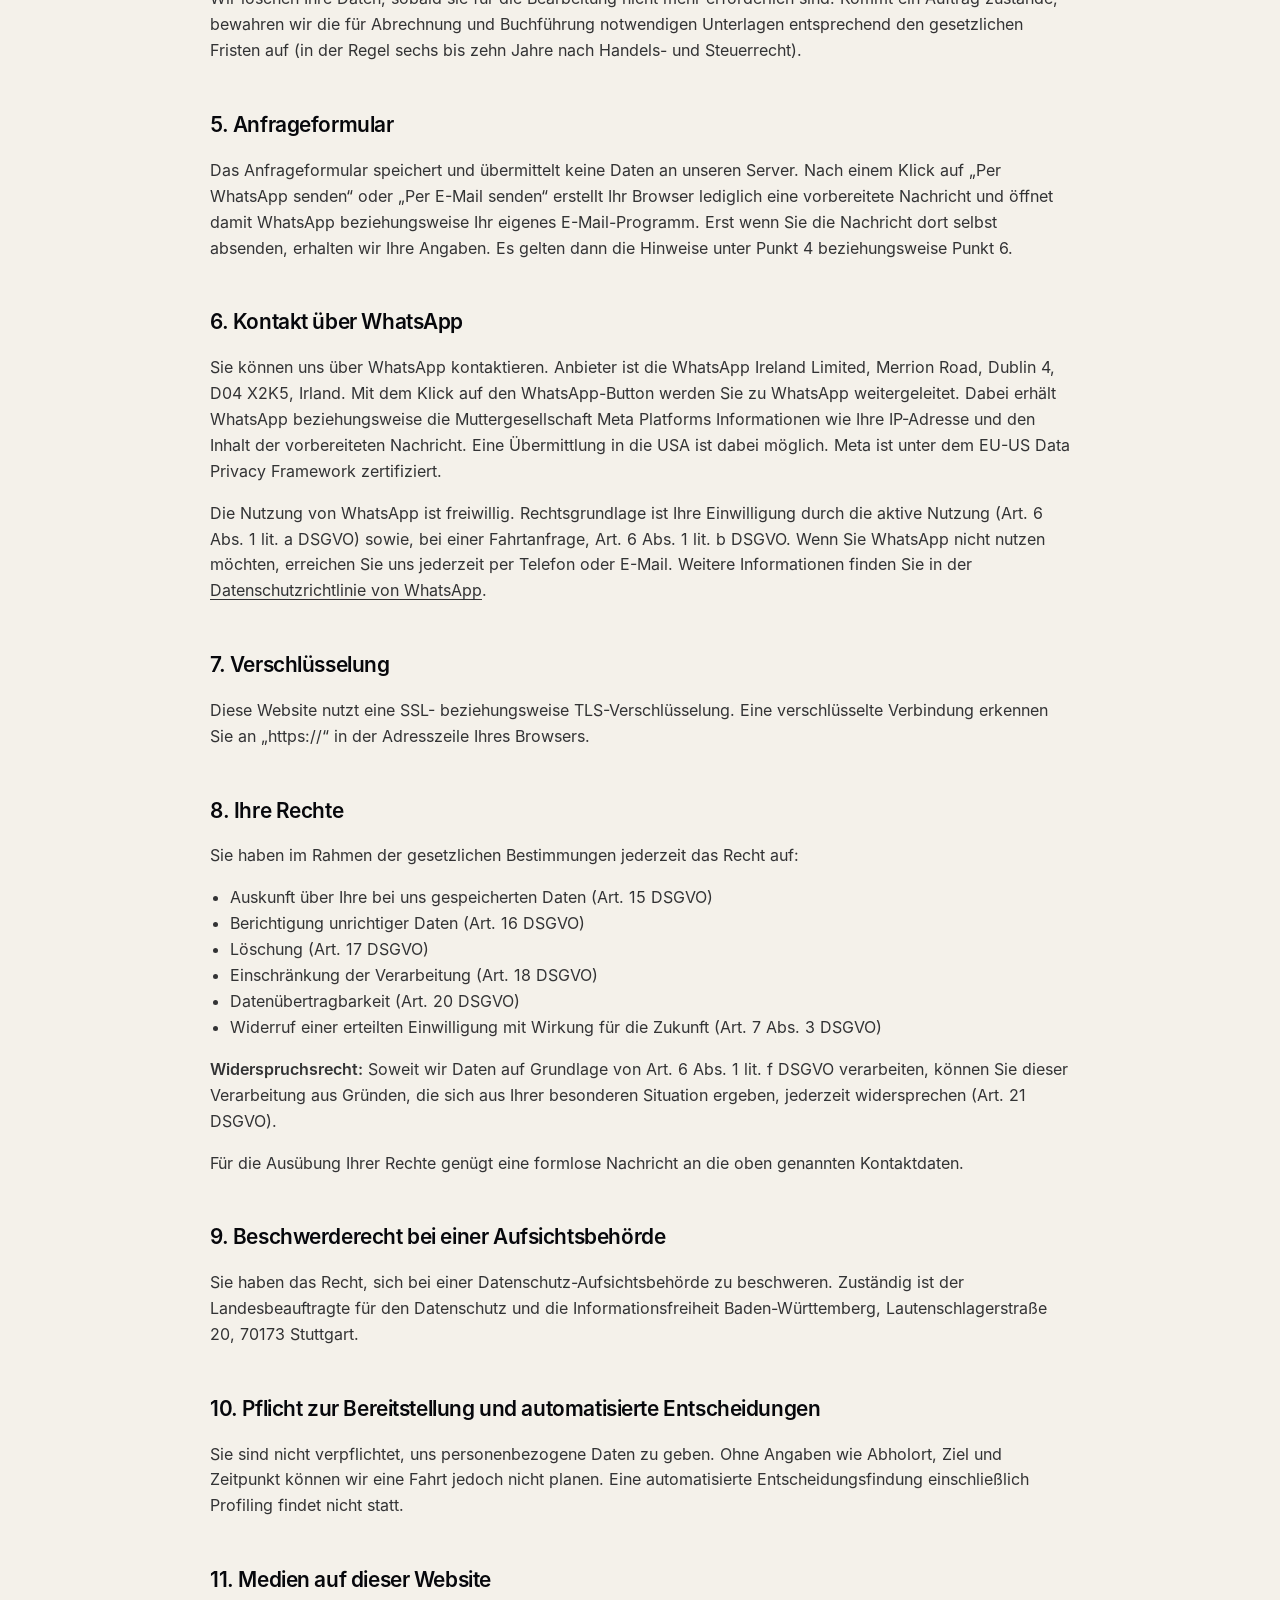
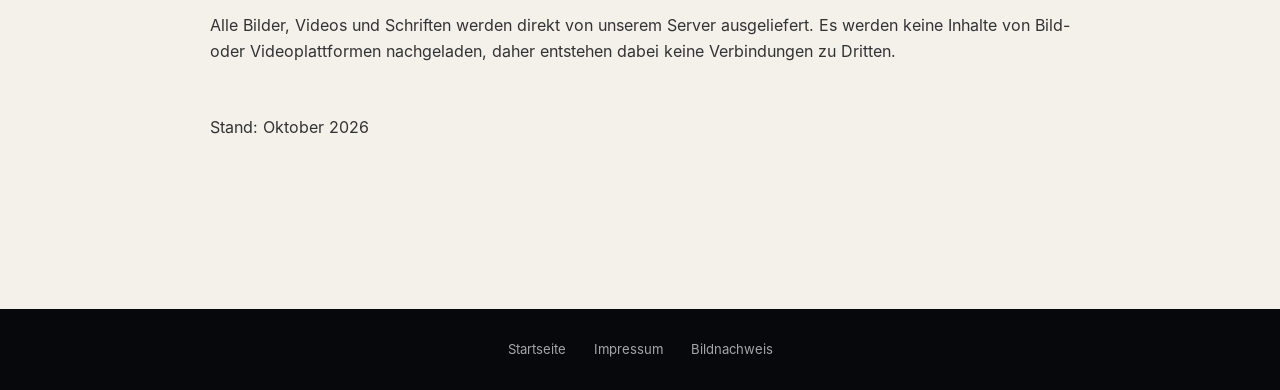
<file: v3/datenschutz.html>
<!doctype html>
<html lang="de">
<head>
  <meta charset="utf-8">
  <meta name="viewport" content="width=device-width, initial-scale=1">
  <title>Datenschutzerklärung | Witalij Hansen · First Class auf der Straße</title>
  <meta name="description" content="Datenschutzerklärung des Fahrservice Witalij Hansen · First Class auf der Straße.">
  <meta name="robots" content="noindex, follow">
  <meta name="theme-color" content="#07080c">
  <link rel="icon" href="assets/favicon.svg" type="image/svg+xml">
  <link rel="stylesheet" href="styles.css?v=9">
</head>
<body class="legal-page">
  <header class="legal-header">
    <a class="brand" href="index.html" aria-label="Zur Startseite">
      <span class="brand-mark" aria-hidden="true">WH</span>
      <span class="brand-copy"><strong>Witalij Hansen</strong><small>First Class auf der Straße</small></span>
    </a>
  </header>

  <main class="legal-shell">
    <a class="legal-back" href="index.html">← Zurück zur Startseite</a>
    <h1>Datenschutz&shy;erklärung</h1>
    <p class="legal-intro">Der Schutz Ihrer Daten ist uns wichtig. Diese Website verzichtet bewusst auf Cookies, Tracking, Analyse-Werkzeuge, Werbung und eingebundene Inhalte fremder Anbieter. Im Folgenden erfahren Sie, welche Daten dennoch verarbeitet werden und welche Rechte Sie haben.</p>

    <h2>1. Verantwortlicher</h2>
    <p>Witalij Hansen<br>
    First Class auf der Straße · Fahrservice<br>
    Am Feldbach 18<br>
    77839 Lichtenau<br>
    Telefon: <a href="tel:+4915126388936">+49 151 26388936</a><br>
    E-Mail: <a href="mailto:info_hansen@gmx.de">info_hansen@gmx.de</a></p>
    <p>Ein Datenschutzbeauftragter ist nicht bestellt, da hierzu keine gesetzliche Pflicht besteht.</p>

    <h2>2. Aufruf der Website und Hosting</h2>
    <p>Diese Website wird bei GitHub Pages gehostet, einem Dienst der GitHub, Inc., 88 Colin P Kelly Jr Street, San Francisco, CA 94107, USA. Beim Aufruf der Website verarbeitet GitHub technisch notwendige Verbindungsdaten, insbesondere Ihre IP-Adresse, Datum und Uhrzeit des Abrufs, die aufgerufene Seite sowie Informationen zu Browser und Betriebssystem. Diese Daten werden benötigt, um die Website auszuliefern, ihre Stabilität und Sicherheit zu gewährleisten und Angriffe abzuwehren.</p>
    <p>Rechtsgrundlage ist Art. 6 Abs. 1 lit. f DSGVO. Unser berechtigtes Interesse liegt in der sicheren und zuverlässigen Bereitstellung der Website. Dabei kann eine Übermittlung in die USA stattfinden. GitHub ist unter dem EU-US Data Privacy Framework zertifiziert, auf dessen Grundlage die EU-Kommission ein angemessenes Datenschutzniveau festgestellt hat (Art. 45 DSGVO). Weitere Informationen finden Sie in der <a href="https://docs.github.com/de/site-policy/privacy-policies/github-general-privacy-statement" rel="noopener" target="_blank">Datenschutzerklärung von GitHub</a>.</p>
    <p><span class="todo">Beim Umzug auf eine eigene Domain diesen Abschnitt an den neuen Hosting-Anbieter anpassen.</span></p>

    <h2>3. Keine Cookies, kein Tracking, lokale Schriften</h2>
    <p>Diese Website setzt keine Cookies und verwendet keine Analyse- oder Marketing-Dienste. Schriftarten werden direkt von unserem Server geladen. Es besteht dabei keine Verbindung zu Google oder anderen Schriftanbietern. Deshalb ist auch kein Cookie-Banner erforderlich.</p>

    <h2>4. Kontaktaufnahme per Telefon oder E-Mail</h2>
    <p>Wenn Sie uns anrufen oder schreiben, verarbeiten wir die von Ihnen mitgeteilten Angaben, etwa Name, Telefonnummer, E-Mail-Adresse, Abholort, Ziel, Datum, Uhrzeit und besondere Hinweise. Wir nutzen diese Daten ausschließlich, um Ihre Anfrage zu beantworten, ein Angebot zu erstellen und die gebuchte Fahrt durchzuführen.</p>
    <p>Rechtsgrundlage ist Art. 6 Abs. 1 lit. b DSGVO, soweit Ihre Anfrage auf einen Vertragsabschluss gerichtet ist, im Übrigen Art. 6 Abs. 1 lit. f DSGVO. Unser berechtigtes Interesse besteht in der Beantwortung Ihrer Anfrage.</p>
    <p>E-Mails werden über den E-Mail-Dienst GMX empfangen und verarbeitet (1&amp;1 Mail &amp; Media GmbH, Brauerstraße 48, 76135 Karlsruhe). Die Daten werden in Deutschland verarbeitet.</p>
    <p>Wir löschen Ihre Daten, sobald sie für die Bearbeitung nicht mehr erforderlich sind. Kommt ein Auftrag zustande, bewahren wir die für Abrechnung und Buchführung notwendigen Unterlagen entsprechend den gesetzlichen Fristen auf (in der Regel sechs bis zehn Jahre nach Handels- und Steuerrecht).</p>

    <h2>5. Anfrageformular</h2>
    <p>Das Anfrageformular speichert und übermittelt keine Daten an unseren Server. Nach einem Klick auf „Per WhatsApp senden“ oder „Per E-Mail senden“ erstellt Ihr Browser lediglich eine vorbereitete Nachricht und öffnet damit WhatsApp beziehungsweise Ihr eigenes E-Mail-Programm. Erst wenn Sie die Nachricht dort selbst absenden, erhalten wir Ihre Angaben. Es gelten dann die Hinweise unter Punkt 4 beziehungsweise Punkt 6.</p>

    <h2>6. Kontakt über WhatsApp</h2>
    <p>Sie können uns über WhatsApp kontaktieren. Anbieter ist die WhatsApp Ireland Limited, Merrion Road, Dublin 4, D04 X2K5, Irland. Mit dem Klick auf den WhatsApp-Button werden Sie zu WhatsApp weitergeleitet. Dabei erhält WhatsApp beziehungsweise die Muttergesellschaft Meta Platforms Informationen wie Ihre IP-Adresse und den Inhalt der vorbereiteten Nachricht. Eine Übermittlung in die USA ist dabei möglich. Meta ist unter dem EU-US Data Privacy Framework zertifiziert.</p>
    <p>Die Nutzung von WhatsApp ist freiwillig. Rechtsgrundlage ist Ihre Einwilligung durch die aktive Nutzung (Art. 6 Abs. 1 lit. a DSGVO) sowie, bei einer Fahrtanfrage, Art. 6 Abs. 1 lit. b DSGVO. Wenn Sie WhatsApp nicht nutzen möchten, erreichen Sie uns jederzeit per Telefon oder E-Mail. Weitere Informationen finden Sie in der <a href="https://www.whatsapp.com/legal/privacy-policy-eea" rel="noopener" target="_blank">Datenschutzrichtlinie von WhatsApp</a>.</p>

    <h2>7. Verschlüsselung</h2>
    <p>Diese Website nutzt eine SSL- beziehungsweise TLS-Verschlüsselung. Eine verschlüsselte Verbindung erkennen Sie an „https://“ in der Adresszeile Ihres Browsers.</p>

    <h2>8. Ihre Rechte</h2>
    <p>Sie haben im Rahmen der gesetzlichen Bestimmungen jederzeit das Recht auf:</p>
    <ul>
      <li>Auskunft über Ihre bei uns gespeicherten Daten (Art. 15 DSGVO)</li>
      <li>Berichtigung unrichtiger Daten (Art. 16 DSGVO)</li>
      <li>Löschung (Art. 17 DSGVO)</li>
      <li>Einschränkung der Verarbeitung (Art. 18 DSGVO)</li>
      <li>Datenübertragbarkeit (Art. 20 DSGVO)</li>
      <li>Widerruf einer erteilten Einwilligung mit Wirkung für die Zukunft (Art. 7 Abs. 3 DSGVO)</li>
    </ul>
    <p><strong>Widerspruchsrecht:</strong> Soweit wir Daten auf Grundlage von Art. 6 Abs. 1 lit. f DSGVO verarbeiten, können Sie dieser Verarbeitung aus Gründen, die sich aus Ihrer besonderen Situation ergeben, jederzeit widersprechen (Art. 21 DSGVO).</p>
    <p>Für die Ausübung Ihrer Rechte genügt eine formlose Nachricht an die oben genannten Kontaktdaten.</p>

    <h2>9. Beschwerderecht bei einer Aufsichtsbehörde</h2>
    <p>Sie haben das Recht, sich bei einer Datenschutz-Aufsichtsbehörde zu beschweren. Zuständig ist der Landesbeauftragte für den Datenschutz und die Informationsfreiheit Baden-Württemberg, Lautenschlagerstraße 20, 70173 Stuttgart.</p>

    <h2>10. Pflicht zur Bereitstellung und automatisierte Entscheidungen</h2>
    <p>Sie sind nicht verpflichtet, uns personenbezogene Daten zu geben. Ohne Angaben wie Abholort, Ziel und Zeitpunkt können wir eine Fahrt jedoch nicht planen. Eine automatisierte Entscheidungsfindung einschließlich Profiling findet nicht statt.</p>

    <h2>11. Medien auf dieser Website</h2>
    <p>Alle Bilder, Videos und Schriften werden direkt von unserem Server ausgeliefert. Es werden keine Inhalte von Bild- oder Videoplattformen nachgeladen, daher entstehen dabei keine Verbindungen zu Dritten.</p>

    <p class="legal-intro" style="margin-top:50px">Stand: Oktober 2026</p>
  </main>

  <footer class="legal-footer">
    <a href="index.html">Startseite</a>
    <a href="impressum.html">Impressum</a>
    <a href="impressum.html#bildnachweis">Bildnachweis</a>
  </footer>
</body>
</html>
</file>
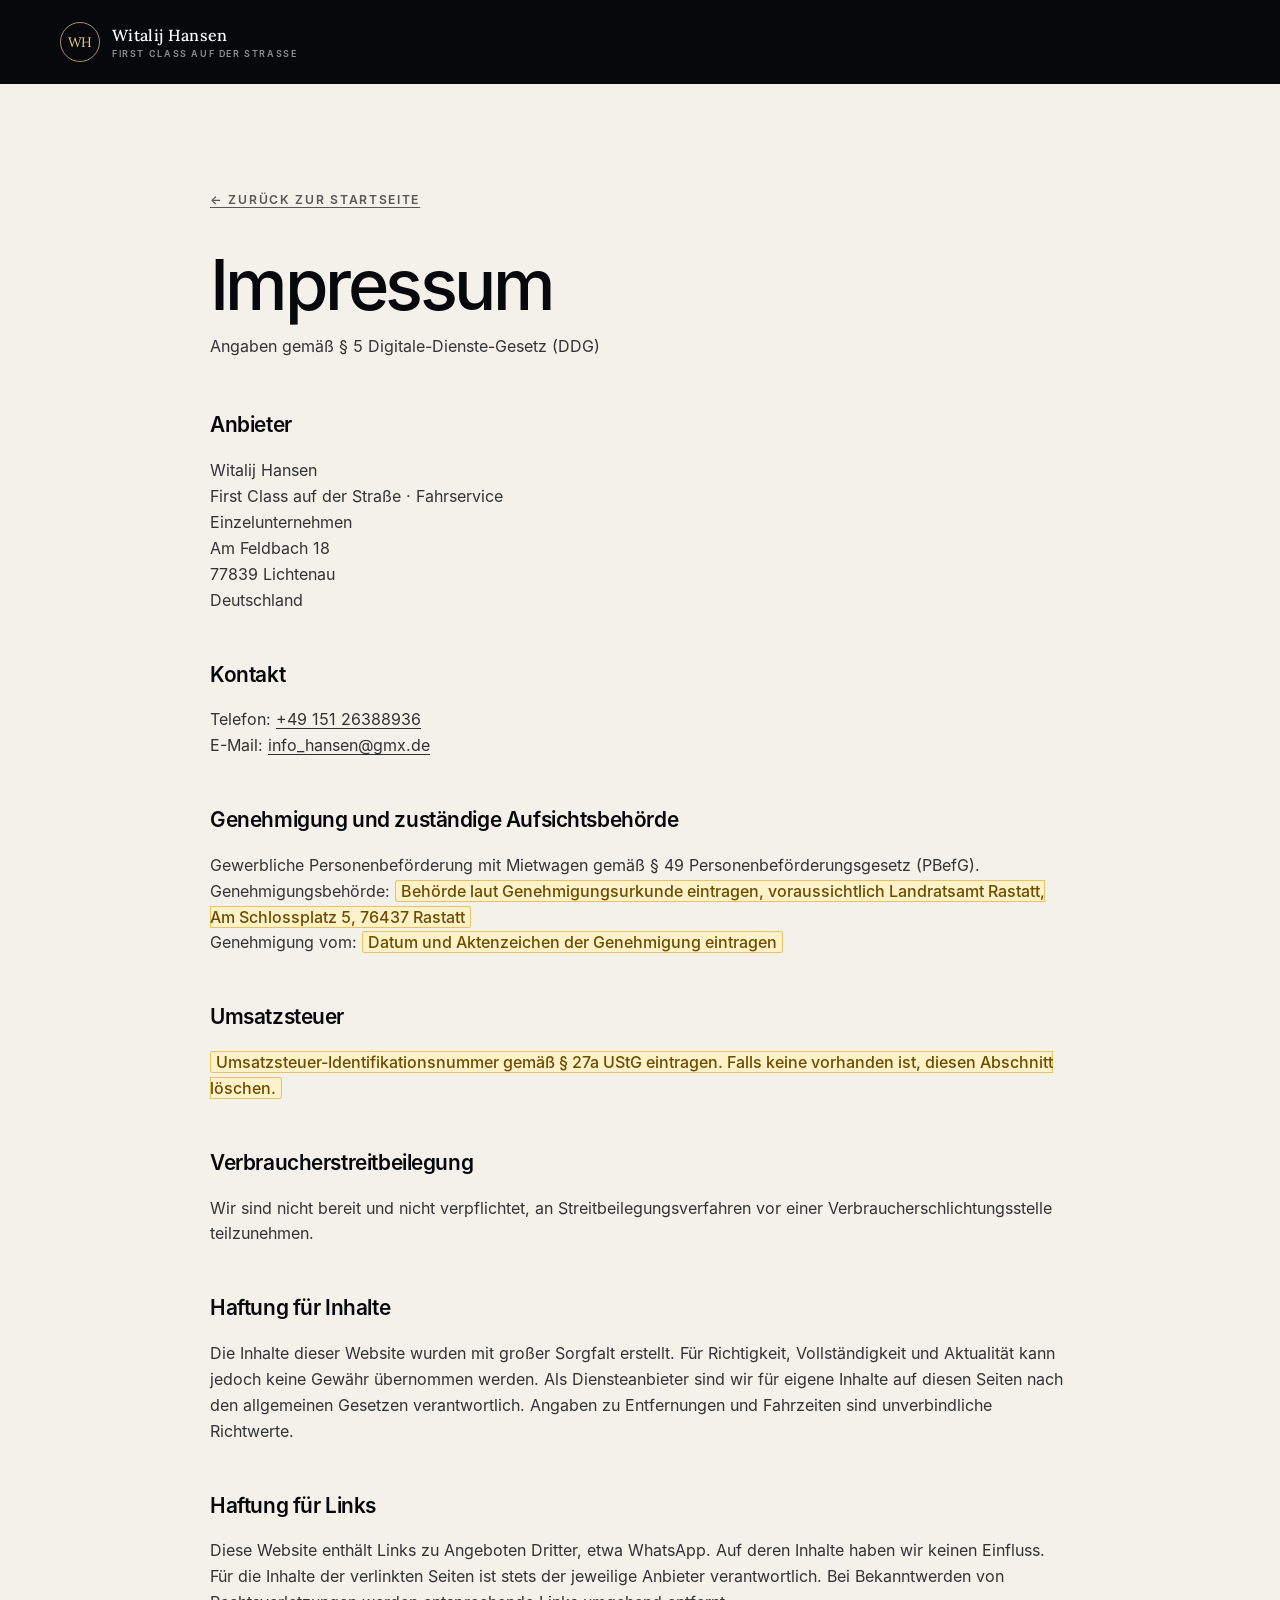
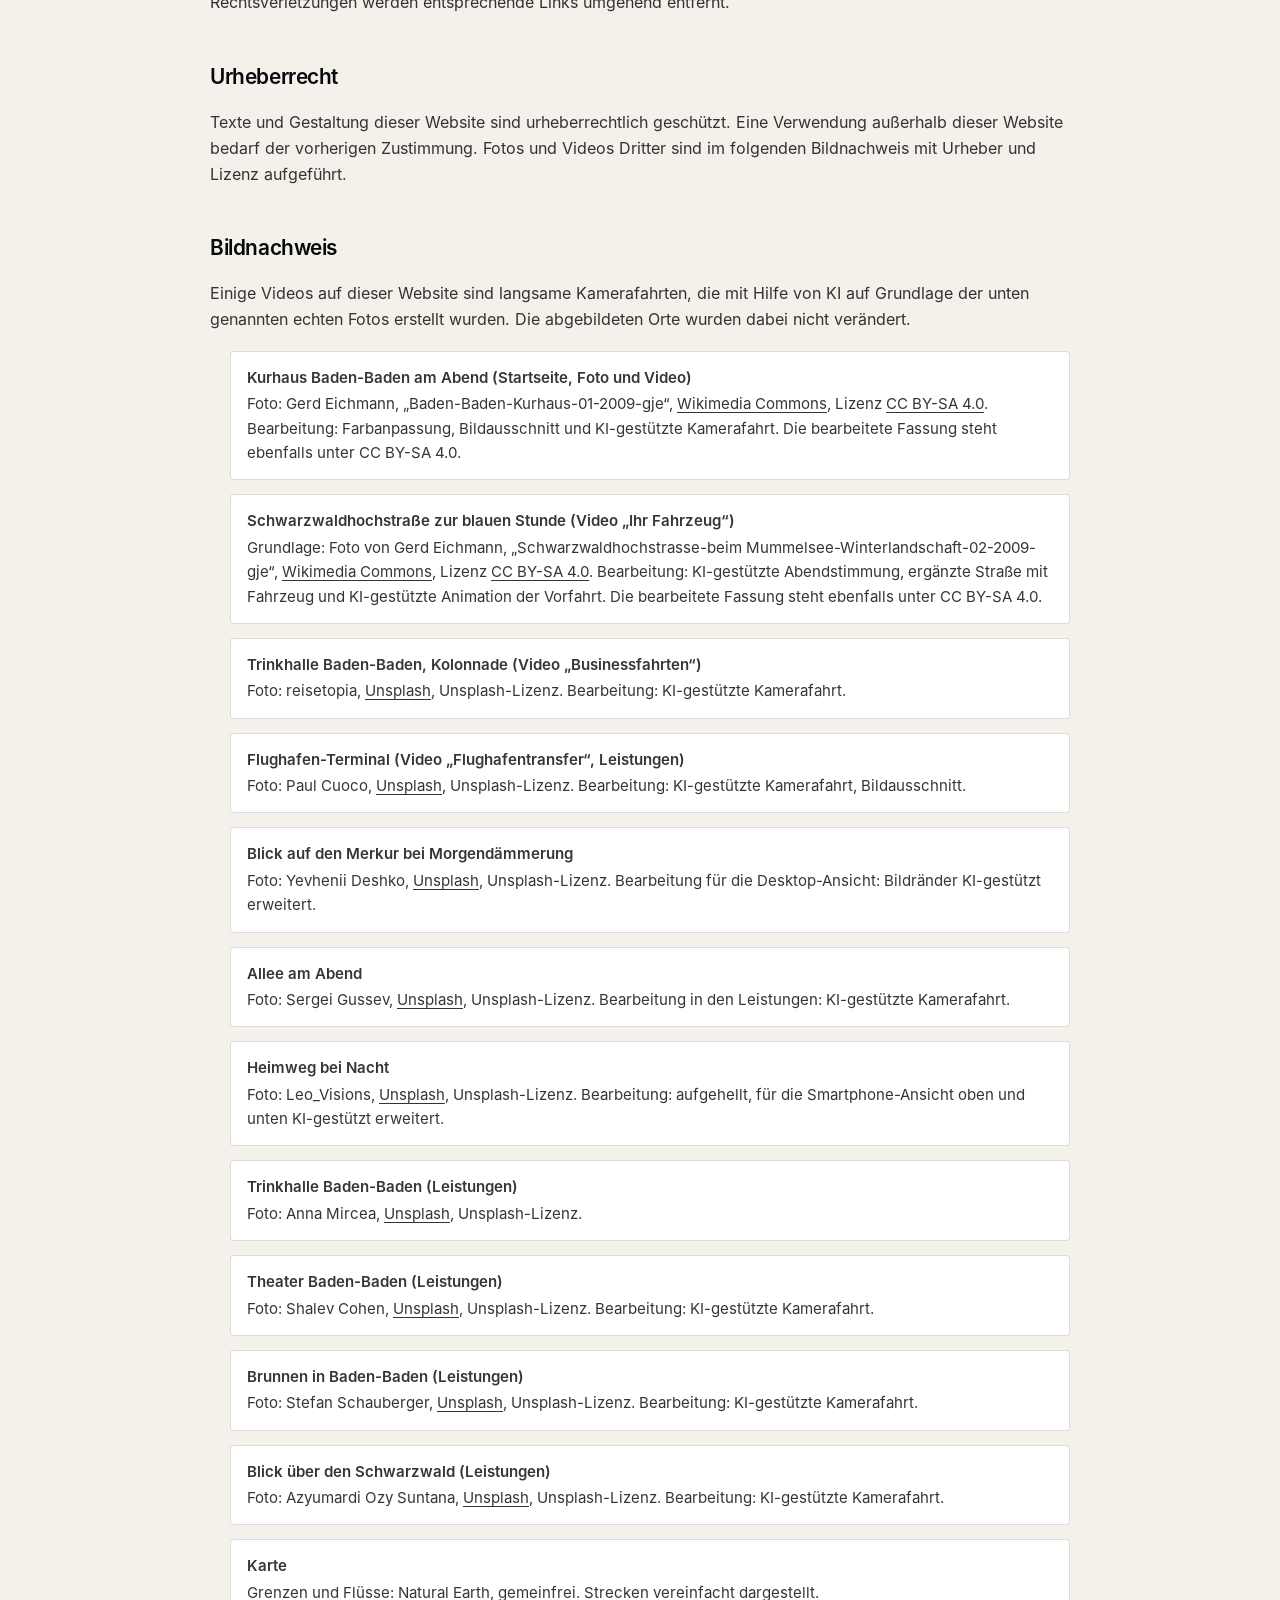
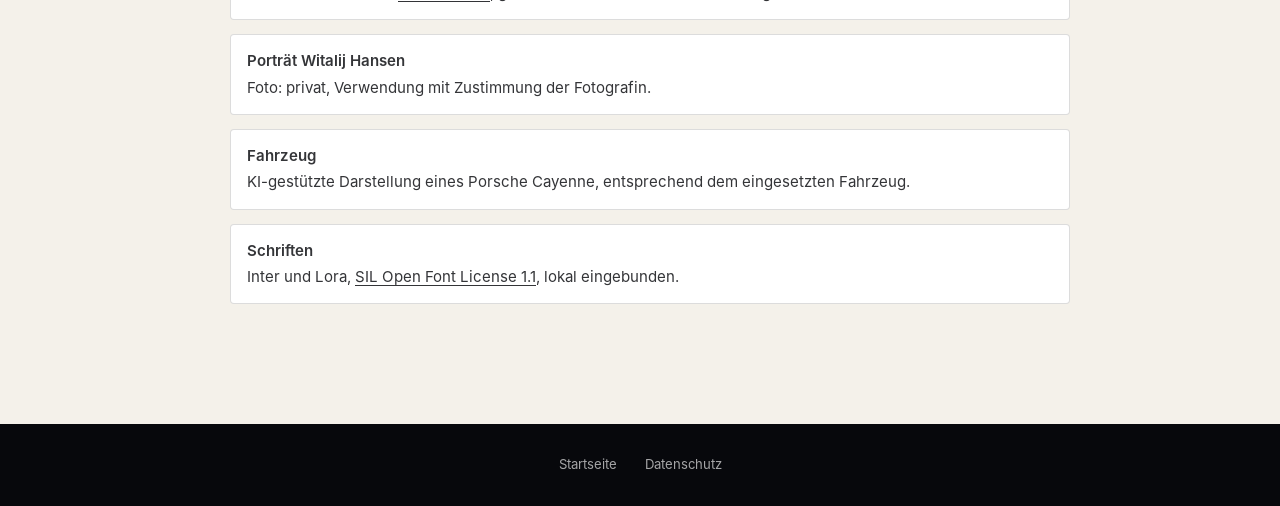
<file: v3/impressum.html>
<!doctype html>
<html lang="de">
<head>
  <meta charset="utf-8">
  <meta name="viewport" content="width=device-width, initial-scale=1">
  <title>Impressum | Witalij Hansen · First Class auf der Straße</title>
  <meta name="description" content="Impressum und Bildnachweis des Fahrservice Witalij Hansen · First Class auf der Straße, Lichtenau.">
  <meta name="robots" content="noindex, follow">
  <meta name="theme-color" content="#07080c">
  <link rel="icon" href="assets/favicon.svg" type="image/svg+xml">
  <link rel="stylesheet" href="styles.css?v=9">
</head>
<body class="legal-page">
  <header class="legal-header">
    <a class="brand" href="index.html" aria-label="Zur Startseite">
      <span class="brand-mark" aria-hidden="true">WH</span>
      <span class="brand-copy"><strong>Witalij Hansen</strong><small>First Class auf der Straße</small></span>
    </a>
  </header>

  <main class="legal-shell">
    <a class="legal-back" href="index.html">← Zurück zur Startseite</a>
    <h1>Impressum</h1>
    <p class="legal-intro">Angaben gemäß § 5 Digitale-Dienste-Gesetz (DDG)</p>

    <h2>Anbieter</h2>
    <p>Witalij Hansen<br>
    First Class auf der Straße · Fahrservice<br>
    Einzelunternehmen<br>
    Am Feldbach 18<br>
    77839 Lichtenau<br>
    Deutschland</p>

    <h2>Kontakt</h2>
    <p>Telefon: <a href="tel:+4915126388936">+49 151 26388936</a><br>
    E-Mail: <a href="mailto:info_hansen@gmx.de">info_hansen@gmx.de</a></p>

    <h2>Genehmigung und zuständige Aufsichtsbehörde</h2>
    <p>Gewerbliche Personenbeförderung mit Mietwagen gemäß § 49 Personenbeförderungsgesetz (PBefG).<br>
    Genehmigungsbehörde: <span class="todo">Behörde laut Genehmigungsurkunde eintragen, voraussichtlich Landratsamt Rastatt, Am Schlossplatz 5, 76437 Rastatt</span><br>
    Genehmigung vom: <span class="todo">Datum und Aktenzeichen der Genehmigung eintragen</span></p>

    <h2>Umsatzsteuer</h2>
    <p><span class="todo">Umsatzsteuer-Identifikationsnummer gemäß § 27a UStG eintragen. Falls keine vorhanden ist, diesen Abschnitt löschen.</span></p>

    <h2>Verbraucherstreitbeilegung</h2>
    <p>Wir sind nicht bereit und nicht verpflichtet, an Streitbeilegungsverfahren vor einer Verbraucherschlichtungsstelle teilzunehmen.</p>

    <h2>Haftung für Inhalte</h2>
    <p>Die Inhalte dieser Website wurden mit großer Sorgfalt erstellt. Für Richtigkeit, Vollständigkeit und Aktualität kann jedoch keine Gewähr übernommen werden. Als Diensteanbieter sind wir für eigene Inhalte auf diesen Seiten nach den allgemeinen Gesetzen verantwortlich. Angaben zu Entfernungen und Fahrzeiten sind unverbindliche Richtwerte.</p>

    <h2>Haftung für Links</h2>
    <p>Diese Website enthält Links zu Angeboten Dritter, etwa WhatsApp. Auf deren Inhalte haben wir keinen Einfluss. Für die Inhalte der verlinkten Seiten ist stets der jeweilige Anbieter verantwortlich. Bei Bekanntwerden von Rechtsverletzungen werden entsprechende Links umgehend entfernt.</p>

    <h2>Urheberrecht</h2>
    <p>Texte und Gestaltung dieser Website sind urheberrechtlich geschützt. Eine Verwendung außerhalb dieser Website bedarf der vorherigen Zustimmung. Fotos und Videos Dritter sind im folgenden Bildnachweis mit Urheber und Lizenz aufgeführt.</p>

    <h2 id="bildnachweis">Bildnachweis</h2>
    <p>Einige Videos auf dieser Website sind langsame Kamerafahrten, die mit Hilfe von KI auf Grundlage der unten genannten echten Fotos erstellt wurden. Die abgebildeten Orte wurden dabei nicht verändert.</p>
    <ul class="credits">
      <li><strong>Kurhaus Baden-Baden am Abend (Startseite, Foto und Video)</strong>Foto: Gerd Eichmann, „Baden-Baden-Kurhaus-01-2009-gje“, <a href="https://commons.wikimedia.org/wiki/File:Baden-Baden-Kurhaus-01-2009-gje.jpg" rel="noopener" target="_blank">Wikimedia Commons</a>, Lizenz <a href="https://creativecommons.org/licenses/by-sa/4.0/deed.de" rel="noopener" target="_blank">CC BY-SA 4.0</a>. Bearbeitung: Farbanpassung, Bildausschnitt und KI-gestützte Kamerafahrt. Die bearbeitete Fassung steht ebenfalls unter CC BY-SA 4.0.</li>
      <li><strong>Schwarzwaldhochstraße zur blauen Stunde (Video „Ihr Fahrzeug“)</strong>Grundlage: Foto von Gerd Eichmann, „Schwarzwaldhochstrasse-beim Mummelsee-Winterlandschaft-02-2009-gje“, <a href="https://commons.wikimedia.org/wiki/File:Schwarzwaldhochstrasse-beim_Mummelsee-Winterlandschaft-02-2009-gje.jpg" rel="noopener" target="_blank">Wikimedia Commons</a>, Lizenz <a href="https://creativecommons.org/licenses/by-sa/4.0/deed.de" rel="noopener" target="_blank">CC BY-SA 4.0</a>. Bearbeitung: KI-gestützte Abendstimmung, ergänzte Straße mit Fahrzeug und KI-gestützte Animation der Vorfahrt. Die bearbeitete Fassung steht ebenfalls unter CC BY-SA 4.0.</li>
      <li><strong>Trinkhalle Baden-Baden, Kolonnade (Video „Businessfahrten“)</strong>Foto: reisetopia, <a href="https://unsplash.com/de/fotos/braun-weisses-betongebaude-Rdpp5oGXO-M" rel="noopener" target="_blank">Unsplash</a>, Unsplash-Lizenz. Bearbeitung: KI-gestützte Kamerafahrt.</li>
      <li><strong>Flughafen-Terminal (Video „Flughafentransfer“, Leistungen)</strong>Foto: Paul Cuoco, <a href="https://unsplash.com/de/fotos/eine-gruppe-von-menschen-in-einem-grossen-gebaude-mit-grossen-fenstern-jhX-rAPVmn0" rel="noopener" target="_blank">Unsplash</a>, Unsplash-Lizenz. Bearbeitung: KI-gestützte Kamerafahrt, Bildausschnitt.</li>
      <li><strong>Blick auf den Merkur bei Morgendämmerung</strong>Foto: Yevhenii Deshko, <a href="https://unsplash.com/de/fotos/blick-auf-eine-stadt-mit-einem-berg-im-hintergrund-D46jOtsm__g" rel="noopener" target="_blank">Unsplash</a>, Unsplash-Lizenz. Bearbeitung für die Desktop-Ansicht: Bildränder KI-gestützt erweitert.</li>
      <li><strong>Allee am Abend</strong>Foto: Sergei Gussev, <a href="https://unsplash.com/de/fotos/eine-von-baumen-gesaumte-strasse-mit-lichtern-die-sich-auf-nassen-gehwegen-spiegeln-g1z8acbA_mw" rel="noopener" target="_blank">Unsplash</a>, Unsplash-Lizenz. Bearbeitung in den Leistungen: KI-gestützte Kamerafahrt.</li>
      <li><strong>Heimweg bei Nacht</strong>Foto: Leo_Visions, <a href="https://unsplash.com/de/fotos/ein-auto-fahrt-eine-von-baumen-gesaumte-strasse-auf-ein-gebaude-zu-dm87Lb74XwI" rel="noopener" target="_blank">Unsplash</a>, Unsplash-Lizenz. Bearbeitung: aufgehellt, für die Smartphone-Ansicht oben und unten KI-gestützt erweitert.</li>
      <li><strong>Trinkhalle Baden-Baden (Leistungen)</strong>Foto: Anna Mircea, <a href="https://unsplash.com/de/fotos/braun-weisses-betongebaude-aVWoeDTiOHI" rel="noopener" target="_blank">Unsplash</a>, Unsplash-Lizenz.</li>
      <li><strong>Theater Baden-Baden (Leistungen)</strong>Foto: Shalev Cohen, <a href="https://unsplash.com/de/fotos/ein-gebaude-mit-einem-grossen-vorgarten-er7QCpHTyiQ" rel="noopener" target="_blank">Unsplash</a>, Unsplash-Lizenz. Bearbeitung: KI-gestützte Kamerafahrt.</li>
      <li><strong>Brunnen in Baden-Baden (Leistungen)</strong>Foto: Stefan Schauberger, <a href="https://unsplash.com/de/fotos/ein-brunnen-in-einem-teich-Z9jkZ-sR4GU" rel="noopener" target="_blank">Unsplash</a>, Unsplash-Lizenz. Bearbeitung: KI-gestützte Kamerafahrt.</li>
      <li><strong>Blick über den Schwarzwald (Leistungen)</strong>Foto: Azyumardi Ozy Suntana, <a href="https://unsplash.com/de/fotos/ein-malerischer-blick-auf-eine-stadt-in-der-ferne-ZaY-DojxZ-w" rel="noopener" target="_blank">Unsplash</a>, Unsplash-Lizenz. Bearbeitung: KI-gestützte Kamerafahrt.</li>
      <li><strong>Karte</strong>Grenzen und Flüsse: <a href="https://www.naturalearthdata.com" rel="noopener" target="_blank">Natural Earth</a>, gemeinfrei. Strecken vereinfacht dargestellt.</li>
      <li><strong>Porträt Witalij Hansen</strong>Foto: privat, Verwendung mit Zustimmung der Fotografin.</li>
      <li><strong>Fahrzeug</strong>KI-gestützte Darstellung eines Porsche Cayenne, entsprechend dem eingesetzten Fahrzeug.</li>
      <li><strong>Schriften</strong>Inter und Lora, <a href="https://openfontlicense.org" rel="noopener" target="_blank">SIL Open Font License 1.1</a>, lokal eingebunden.</li>
    </ul>
  </main>

  <footer class="legal-footer">
    <a href="index.html">Startseite</a>
    <a href="datenschutz.html">Datenschutz</a>
  </footer>
</body>
</html>
</file>
<file: styles.css>
:root {
  --ink:#101310;
  --paper:#f5f2eb;
  --gold:#c5af88;
  --gold-dark:#7d6440;
  --muted:#c0c3b9;
  --shell:min(1280px,calc(100% - 112px));
  --ease:cubic-bezier(.2,.75,.2,1);
  --header:86px;
  color-scheme:dark
}

* {
  box-sizing:border-box
}
html {
  scroll-behavior:smooth;
  scroll-padding-top:100px
}
body {
  margin:0;
  background:var(--ink);
  color:var(--paper);
  font-family:Arial,Helvetica,system-ui,sans-serif;
  line-height:1.6;
  -webkit-font-smoothing:antialiased
}
button,input,select,textarea {
  font:inherit
}
a {
  color:inherit;
  text-decoration:none
}
button,a {
  -webkit-tap-highlight-color:transparent
}
img {
  display:block;
  max-width:100%
}
button {
  cursor:pointer
}
::selection {
  background:var(--gold);
  color:var(--ink)
}
:focus-visible {
  outline:2px solid var(--gold);
  outline-offset:5px
}
section[id],article[id] {
  scroll-margin-top:86px
}
h1,h2,h3,p {
  margin-top:0
}
h1,h2,h3 {
  text-wrap:balance
}
em {
  font-family:Georgia,'Times New Roman',serif;
  font-weight:400
}
button[hidden],[hidden] {
  display:none!important
}
.section-shell {
  width:var(--shell);
  margin-inline:auto
}
.section-light {
  background:var(--paper);
  color:var(--ink);
  color-scheme:light
}
.section-dark {
  background:var(--ink)
}
.section-label,.eyebrow {
  font-size:11px;
  font-weight:600;
  letter-spacing:.16em;
  line-height:1.7;
  text-transform:uppercase
}
.section-label {
  color:#b7bcb1
}
.section-light .section-label {
  color:#606858
}
.display-copy {
  margin-bottom:0;
  font-size:clamp(44px,5.3vw,78px);
  font-weight:400;
  line-height:1.04;
  letter-spacing:-.055em
}
.display-copy em {
  color:var(--gold)
}
.section-light .display-copy em {
  color:var(--gold-dark)
}
.skip-link {
  position:fixed;
  top:-90px;
  left:20px;
  z-index:1000;
  background:var(--paper);
  color:var(--ink);
  padding:12px 20px
}
.skip-link:focus {
  top:12px
}
.scroll-progress {
  position:fixed;
  inset:0 auto auto 0;
  width:100%;
  height:2px;
  background:var(--gold);
  transform:scaleX(var(--progress,0));
  transform-origin:left;
  z-index:500
}
.topbar {
  height:var(--header);
  position:fixed;
  inset:0 0 auto;
  z-index:100;
  display:flex;
  align-items:center;
  justify-content:space-between;
  gap:24px;
  padding:0 42px;
  border-bottom:1px solid #ffffff24;
  background:linear-gradient(#101310b3,#10131022);
  transition:background .25s
}
.topbar.is-scrolled {
  background:#101310f2;
  backdrop-filter:blur(16px)
}
.brand {
  display:flex;
  gap:13px;
  align-items:center;
  flex-shrink:0
}
.brand-mark {
  height:40px;
  width:40px;
  border:1px solid #c5af8880;
  border-radius:50%;
  display:grid;
  place-items:center;
  font-family:Georgia,serif;
  font-size:15px;
  letter-spacing:-.1em;
  color:var(--gold)
}
.brand-copy {
  display:flex;
  flex-direction:column;
  line-height:1.15
}
.brand-copy strong {
  font:20px Georgia,serif;
  font-weight:400;
  letter-spacing:.01em
}
.brand-copy small {
  font-size:8px;
  letter-spacing:.18em;
  text-transform:uppercase;
  margin-top:7px;
  color:#d0d0c3
}
.topnav {
  display:flex;
  gap:30px
}
.topnav a,.topbar-cta {
  font-size:11px;
  text-transform:uppercase;
  letter-spacing:.12em;
  padding:13px 0
}
.topnav a {
  border-bottom:1px solid transparent
}
.topnav a:hover {
  border-color:var(--gold)
}
.topbar-cta {
  border:1px solid #ffffff66;
  border-radius:2px;
  padding:12px 18px;
  display:flex;
  gap:24px
}
.topbar-cta:hover {
  background:var(--paper);
  color:var(--ink)
}
.mobile-nav {
  display:none
}
.hero {
  height:150svh;
  position:relative
}
.hero-sticky {
  height:100svh;
  min-height:660px;
  position:sticky;
  top:0;
  overflow:hidden;
  isolation:isolate
}
.hero-media,.hero-shade {
  position:absolute;
  inset:0;
  z-index:-2
}
.hero-media img {
  width:100%;
  height:100%;
  object-fit:cover;
  object-position:62% 60%;
  transform:translateY(var(--hero-y,0px)) scale(var(--hero-scale,1.04));
  filter:saturate(.7);
  will-change:transform
}
.hero-shade {
  z-index:-1;
  background:linear-gradient(90deg,#081009e8 0%,#101310b3 31%,#1013101f 73%),linear-gradient(0deg,#101310c9 0%,transparent 42%,#10131040)
}
.hero-inner {
  position:relative;
  width:var(--shell);
  margin:auto;
  padding-top:clamp(190px,26svh,290px);
  opacity:var(--hero-opacity,1);
  transform:translateY(var(--hero-copy-y,0px))
}
.hero .eyebrow {
  color:#dddcc9;
  margin-bottom:28px
}
.hero h1 {
  font-size:clamp(72px,8.3vw,120px);
  font-weight:400;
  letter-spacing:-.065em;
  line-height:.95;
  margin-bottom:25px
}
.hero h1 span {
  display:block;
  font-family:Georgia,serif;
  font-size:.78em;
  font-weight:400;
  letter-spacing:-.045em;
  color:#dac69f;
  margin-top:7px
}
.hero-lead {
  font-size:17px;
  line-height:1.7;
  color:#e3e3d9;
  margin-bottom:27px
}
.hero-actions {
  display:flex;
  gap:12px;
  flex-wrap:wrap
}
.button {
  display:inline-flex;
  justify-content:center;
  align-items:center;
  gap:22px;
  min-height:50px;
  padding:13px 23px;
  border:1px solid transparent;
  border-radius:2px;
  font-size:11px;
  letter-spacing:.09em;
  text-transform:uppercase;
  font-weight:600;
  transition:background .2s,color .2s
}
.button-light {
  background:var(--paper);
  color:var(--ink)
}
.button-light:hover {
  background:var(--gold)
}
.button-glass,.button-outline {
  border-color:#ffffff66;
  color:var(--paper);
  background:#10131030
}
.button-glass:hover,.button-outline:hover {
  background:#f5f2eb15;
  border-color:var(--gold)
}
.hero-note {
  font-size:11px;
  margin-top:27px;
  color:#c6cbbb
}
.hero-bottom {
  position:absolute;
  bottom:45px;
  left:0;
  right:0;
  display:flex;
  justify-content:space-between;
  width:var(--shell);
  margin:auto;
  border-top:1px solid #ffffff40;
  padding-top:20px;
  font-size:9px;
  text-transform:uppercase;
  letter-spacing:.15em;
  color:#d0d5c8
}
.hero-bottom a {
  display:flex;
  gap:30px
}
.image-credit {
  position:absolute;
  bottom:8px;
  right:16px;
  font-size:9px;
  color:#e7e7d5;
  background:#101310bb;
  padding:2px 6px
}
.statement {
  padding:130px 0
}
.statement-grid,.services-heading {
  display:grid;
  grid-template-columns:1fr 2.2fr;
  gap:9vw
}
.statement-detail {
  display:grid;
  grid-template-columns:1fr 1fr;
  gap:40px;
  margin-top:52px;
  padding-top:25px;
  border-top:1px solid #10131033;
  font-size:15px;
  color:#515a4e
}
.statement-detail p {
  margin:0
}
.services {
  padding:115px 0 90px
}
.services-heading {
  padding-bottom:80px
}
.service-journey {
  display:grid;
  grid-template-columns:1fr 1fr;
  gap:7vw;
  position:relative
}
.service-gallery {
  position:sticky;
  top:112px;
  height:calc(100svh - 155px);
  max-height:820px;
  min-height:430px
}
.service-gallery-frame {
  position:relative;
  height:100%;
  overflow:hidden;
  background:#212820
}
.service-gallery-image {
  position:absolute;
  inset:0;
  width:100%;
  height:100%;
  object-fit:cover;
  opacity:0;
  transform:scale(1.1);
  filter:saturate(.65);
  transition:opacity .5s ease;
  will-change:transform,opacity
}
.service-gallery-image.is-active {
  opacity:1
}
.service-gallery-image[data-service-media=airport] {
  object-position:62% center
}
.service-gallery-image[data-service-media=business] {
  object-position:63% center
}
.service-gallery-shade {
  position:absolute;
  inset:0;
  background:linear-gradient(0deg,#101310d9,transparent 60%)
}
.service-gallery-caption {
  position:absolute;
  inset:auto 28px 28px;
  display:grid;
  grid-template-columns:auto 1fr;
  align-items:center;
  gap:22px
}
.service-gallery-number {
  font:48px Georgia,serif;
  color:var(--gold)
}
.service-gallery-name {
  font-size:10px;
  text-transform:uppercase;
  letter-spacing:.17em
}
.gallery-line {
  grid-column:1/-1;
  height:1px;
  background:#ffffff55
}
.gallery-line:after {
  content:'';
  display:block;
  width:100%;
  height:1px;
  background:var(--gold);
  transform-origin:left;
  transform:scaleX(var(--chapter-progress,.15))
}
.gallery-source {
  display:block;
  color:#b7bcb1;
  font-size:10px;
  margin-top:10px
}
.service-story {
  min-height:87svh;
  display:flex;
  align-items:center;
  border-top:1px solid #ffffff25
}
.service-story:last-child {
  border-bottom:1px solid #ffffff25
}
.service-copy {
  padding:70px 0
}
.service-number {
  font-size:11px;
  letter-spacing:.14em;
  text-transform:uppercase;
  color:var(--gold);
  margin-bottom:32px
}
.service-copy h3 {
  font-size:clamp(36px,3.9vw,55px);
  letter-spacing:-.04em;
  font-weight:400;
  line-height:1.09;
  margin-bottom:26px
}
.service-copy h3 em {
  color:var(--gold)
}
.service-copy>p:not(.service-number) {
  font-size:16px;
  color:#c3c8ba;
  max-width:490px
}
.service-copy .service-small {
  font-size:13px!important
}
.route-list {
  list-style:none;
  display:flex;
  flex-wrap:wrap;
  gap:8px;
  padding:0;
  margin:28px 0
}
.route-list li {
  font-size:11px;
  border:1px solid #ffffff40;
  padding:6px 10px
}
.inline-link {
  display:inline-flex;
  align-items:center;
  gap:30px;
  min-height:44px;
  border-bottom:1px solid var(--gold);
  font-size:11px;
  font-weight:600;
  letter-spacing:.1em;
  text-transform:uppercase;
  margin-top:20px
}
.inline-link:hover {
  color:var(--gold)
}
.service-facts {
  display:grid;
  grid-template-columns:1fr 1fr;
  gap:25px;
  margin-top:28px
}
.service-facts div {
  border-top:1px solid #ffffff40;
  padding-top:14px
}
.service-facts dt {
  font:19px Georgia,serif
}
.service-facts dd {
  margin:8px 0 0;
  color:#c3c8ba;
  font-size:12px
}
.process {
  padding:120px 0
}
.process-heading {
  display:flex;
  gap:40px;
  justify-content:space-between;
  align-items:start
}
.process-heading h2 {
  width:67%
}
.process-grid {
  display:grid;
  grid-template-columns:repeat(3,1fr);
  gap:45px;
  list-style:none;
  padding:0;
  margin:80px 0 0
}
.process-grid li {
  border-top:1px solid #10131040;
  padding-top:22px
}
.process-grid span {
  font:38px Georgia,serif;
  color:var(--gold-dark)
}
.process-grid h3 {
  font-size:19px;
  font-weight:400;
  margin:22px 0 12px
}
.process-grid p {
  font-size:14px;
  color:#515a4e;
  max-width:325px
}
.regional {
  position:relative;
  min-height:660px;
  height:85svh;
  isolation:isolate;
  overflow:hidden;
  display:flex;
  align-items:center
}
.regional-image,.regional-shade {
  position:absolute;
  inset:0;
  z-index:-2
}
.regional-image img {
  height:100%;
  width:100%;
  object-fit:cover;
  object-position:center 60%;
  filter:saturate(.65);
  transform:scale(1.15) translateY(var(--region-y,0px))
}
.regional-shade {
  z-index:-1;
  background:linear-gradient(90deg,#101310cc,#10131022),linear-gradient(0deg,#10131066,transparent)
}
.regional-copy h2 {
  font-size:clamp(65px,7vw,105px);
  letter-spacing:-.04em;
  line-height:1.03;
  font-weight:400;
  margin:20px 0 24px
}
.regional-copy h2 em {
  color:#ddc69b
}
.regional-copy>p:last-child {
  color:#e3e6dc;
  font-size:17px
}
.driver {
  padding:125px 0
}
.driver-grid {
  display:grid;
  grid-template-columns:.88fr 1.12fr;
  gap:10vw;
  align-items:center
}
.driver-portrait {
  margin:0
}
.driver-portrait img {
  width:100%;
  aspect-ratio:4/5;
  object-fit:cover;
  object-position:center 25%
}
.driver-portrait figcaption {
  font-size:10px;
  letter-spacing:.04em;
  margin-top:13px;
  color:#535d51
}
.driver-copy h2 {
  margin:22px 0 28px
}
.driver-copy>p:not(.section-label):not(.signature) {
  color:#515a4e;
  font-size:16px;
  max-width:480px
}
.signature {
  font:italic 30px Georgia,serif;
  color:#42513a;
  margin:24px 0 35px
}
.comfort-note {
  border-top:1px solid #10131030;
  padding:25px 0 0
}
.comfort-note h3 {
  font:25px Georgia,serif;
  margin:10px 0
}
.comfort-note p {
  font-size:14px;
  color:#515a4e;
  margin-bottom:0;
  max-width:440px
}
.dark-link {
  border-color:#87714e
}
.faq {
  padding:30px 0 120px
}
.faq-grid {
  display:grid;
  grid-template-columns:.88fr 1.12fr;
  gap:10vw
}
.faq h2 {
  margin-top:25px
}
.faq-items {
  border-top:1px solid #10131033
}
.faq-items details {
  border-bottom:1px solid #10131033
}
.faq-items summary {
  list-style:none;
  cursor:pointer;
  position:relative;
  padding:23px 35px 23px 0;
  font-size:15px;
  line-height:1.6
}
.faq-items summary::-webkit-details-marker {
  display:none
}
.faq-items summary:after {
  content:'+';
  position:absolute;
  right:0;
  top:19px;
  font-size:23px;
  color:var(--gold-dark)
}
.faq-items details[open] summary:after {
  content:'−'
}
.faq-items details p {
  font-size:14px;
  color:#515a4e;
  padding-right:30px;
  margin-bottom:24px
}
.contact {
  padding:115px 0 100px
}
.contact-grid {
  display:grid;
  grid-template-columns:.9fr 1.1fr;
  gap:8vw;
  align-items:start
}
.contact h2 {
  margin-top:25px
}
.contact-copy>p:not(.section-label) {
  font-size:15px;
  color:#bfc7b7;
  max-width:400px;
  margin:28px 0 0
}
.contact-direct {
  display:grid;
  gap:25px;
  margin-top:45px
}
.contact-direct a {
  display:flex;
  flex-direction:column;
  align-items:flex-start
}
.contact-direct small {
  font-size:10px;
  letter-spacing:.12em;
  text-transform:uppercase;
  color:#b6beae;
  margin-bottom:5px
}
.contact-direct strong {
  font:25px Georgia,serif;
  overflow-wrap:anywhere
}
.contact-direct strong span {
  font-size:16px;
  padding-left:10px
}
.contact-direct a:hover strong {
  color:var(--gold)
}
.contact-direct a:last-child strong {
  font-size:19px
}
.contact-copy .contact-meta {
  font-size:12px!important;
  margin-top:40px!important
}
.request-form {
  border:1px solid #ffffff30;
  background:#ffffff04;
  padding:35px;
  display:grid;
  grid-template-columns:1fr 1fr;
  gap:19px
}
.form-intro {
  grid-column:1/-1;
  font:22px Georgia,serif;
  margin:0 0 12px
}
.form-intro span {
  display:block;
  font:10px Arial,sans-serif;
  color:#bfc7b7;
  margin-top:10px
}
.wide {
  grid-column:1/-1
}
.form-field {
  min-width:0
}
.form-field label,.request-result label {
  display:block;
  font-size:10px;
  letter-spacing:.09em;
  text-transform:uppercase;
  color:#d1d5c9;
  margin-bottom:8px
}
.form-field input,.form-field textarea,.form-field select,.request-result textarea {
  min-height:48px;
  width:100%;
  padding:10px 12px;
  border:1px solid #ffffff44;
  border-radius:1px;
  background:#101310;
  color:var(--paper);
  font-size:14px
}
.form-field textarea,.request-result textarea {
  resize:vertical
}
.form-field input::placeholder,.form-field textarea::placeholder {
  color:#a5ad9f
}
.form-field input:focus,.form-field select:focus,.form-field textarea:focus {
  outline:2px solid var(--gold);
  outline-offset:2px
}
.form-buttons {
  display:grid;
  gap:10px
}
.form-note {
  font-size:11px;
  color:#bfc7b7;
  line-height:1.65;
  margin:0
}
.form-note a {
  color:var(--paper);
  text-decoration:underline
}
.form-status {
  font-size:13px;
  color:var(--gold);
  margin:0
}
.form-status:empty {
  display:none
}
.request-result p {
  font-size:12px;
  color:#bfc7b7;
  margin:18px 0 0
}
.request-result textarea {
  font-size:13px;
  line-height:1.6
}
.needs-js {
  display:none
}
.js .needs-js {
  display:initial
}
.js .request-form {
  display:grid
}
.js .footer-bottom .needs-js {
  display:inline
}
.site-footer {
  border-top:1px solid #ffffff30
}
.footer-top {
  display:flex;
  justify-content:space-between;
  align-items:center;
  gap:25px;
  padding:40px 0
}
.footer-top>p {
  font:italic 22px Georgia,serif;
  color:var(--gold);
  margin:0
}
.back-top {
  height:44px;
  width:44px;
  border:1px solid #ffffff55;
  display:grid;
  place-items:center
}
.footer-bottom {
  display:flex;
  justify-content:space-between;
  gap:20px;
  padding:23px 0 30px;
  border-top:1px solid #ffffff20;
  color:#b7bfb0;
  font-size:11px
}
.footer-bottom p {
  margin:0
}
.footer-bottom nav {
  display:flex;
  gap:22px;
  flex-wrap:wrap
}
.footer-bottom button {
  border:0;
  color:inherit;
  background:transparent;
  padding:0;
  font-size:11px
}
.footer-bottom a:hover,.footer-bottom button:hover {
  color:var(--paper);
  text-decoration:underline
}
.js .reveal {
  opacity:0;
  transform:translateY(35px);
  transition:opacity .8s,transform 1s var(--ease)
}
.js .reveal.is-visible {
  opacity:1;
  transform:none
}
.legal-page {
  background:var(--paper);
  color:var(--ink);
  color-scheme:light
}
.legal-shell {
  width:min(850px,calc(100% - 48px));
  margin:65px auto 100px
}
.legal-back {
  font-size:13px;
  text-decoration:underline
}
.legal-shell h1 {
  font:clamp(42px,6vw,68px) Georgia,serif;
  margin:45px 0 20px;
  overflow-wrap:anywhere
}
.legal-shell h2 {
  font-size:22px;
  line-height:1.3;
  margin-top:35px;
  font-weight:500
}
.legal-shell h3 {
  font-size:17px;
  margin-top:25px
}
.legal-shell p,.legal-shell li {
  font-size:15px;
  color:#414a3c
}
.legal-shell a:not(.legal-back) {
  text-decoration:underline;
  overflow-wrap:anywhere
}
.legal-notice {
  padding:20px;
  border-left:3px solid #8f7548;
  background:#e9e2d5
}
.legal-shell .legal-status {
  font-size:12px;
  color:#626c5b
}
.legal-footer {
  margin-top:55px;
  padding-top:20px;
  border-top:1px solid #10131040;
  display:flex;
  gap:25px;
  flex-wrap:wrap
}
.legal-shell img {
  max-width:260px;
  margin:20px 0
}
.no-motion html {
  scroll-behavior:auto
}
.no-motion .reveal {
  opacity:1!important;
  transform:none!important;
  transition:none!important
}
.no-motion .hero {
  height:auto
}
.no-motion .hero-sticky {
  position:relative
}
.no-motion .hero-inner,.no-motion .hero-media img,.no-motion .regional-image img {
  transform:none!important;
  opacity:1!important
}
.no-motion .service-gallery-image {
  transition:none!important;
  transform:none!important
}
.no-motion .hero-sticky {
  min-height:700px
}
html.no-motion {
  scroll-behavior:auto
}

@media(min-width:1600px) {
  .hero-inner {
  padding-top:28svh
}

}

@media(max-width:1100px) {
  :root {
  --shell:calc(100% - 64px)
}
.topbar {
  padding:0 30px
}
.topnav {
  gap:18px
}
.topnav a {
  font-size:10px
}
.brand-copy strong {
  font-size:18px
}
.topbar-cta {
  gap:13px
}
.service-journey {
  gap:45px
}
.driver-grid,.faq-grid {
  gap:60px
}
.contact-grid {
  gap:45px
}
.request-form {
  padding:24px
}
.hero h1 {
  font-size:85px
}
.statement-grid,.services-heading {
  gap:55px;
  grid-template-columns:.8fr 2.2fr
}
.hero-bottom>span:last-child {
  display:none
}

}

@media(max-width:900px) {
  :root {
  --header:76px
}
.topnav {
  display:none
}
.topbar-cta {
  margin-left:auto
}
.mobile-nav {
  display:block;
  font-size:11px
}
.mobile-nav summary {
  cursor:pointer;
  padding:14px 8px;
  list-style:none;
  letter-spacing:.05em
}
.mobile-nav summary::-webkit-details-marker {
  display:none
}
.mobile-nav summary span {
  padding-left:9px
}
.mobile-nav[open] nav {
  position:absolute;
  left:0;
  right:0;
  top:76px;
  background:var(--ink);
  padding:20px 32px 30px;
  display:grid;
  grid-template-columns:1fr 1fr;
  border-bottom:1px solid #ffffff55;
  box-shadow:0 20px 30px #0004
}
.mobile-nav nav a {
  padding:12px;
  font-size:13px
}
.statement {
  padding:100px 0
}
.services {
  padding-top:90px
}
.process-grid {
  gap:25px
}
.contact-grid {
  grid-template-columns:1fr 1.1fr;
  gap:30px
}
.contact .display-copy {
  font-size:48px
}
.contact-direct strong {
  font-size:21px
}
.driver-grid,.faq-grid {
  gap:40px
}
.driver-copy .display-copy {
  font-size:49px
}

}

@media(max-width:700px) {
  :root {
  --shell:calc(100% - 40px);
  --header:72px
}
body {
  min-width:280px
}
.topbar {
  height:72px;
  padding:0 20px;
  gap:12px
}
.brand-mark {
  width:32px;
  height:32px;
  font-size:12px
}
.brand {
  gap:9px
}
.brand-copy strong {
  font-size:17px
}
.brand-copy small {
  font-size:6.5px;
  letter-spacing:.11em;
  margin-top:6px
}
.topbar-cta {
  display:none
}
.mobile-nav[open] nav {
  top:72px;
  padding:16px 12px
}
.hero {
  height:122svh
}
.hero-sticky {
  min-height:680px;
  max-height:960px
}
.hero-inner {
  padding-top:max(180px,25svh)
}
.hero h1 {
  font-size:clamp(57px,12vw,83px);
  letter-spacing:-.055em
}
.hero .eyebrow {
  font-size:9px;
  margin-bottom:25px
}
.hero h1 span {
  font-size:.78em
}
.hero-lead {
  font-size:15px;
  max-width:330px;
  line-height:1.7
}
.hero-media img {
  object-position:60% center
}
.hero-shade {
  background:linear-gradient(90deg,#101310ce,#10131059),linear-gradient(0deg,#101310c9,transparent 65%)
}
.hero-actions {
  gap:10px
}
.button {
  padding:13px 17px;
  gap:14px;
  font-size:10px
}
.hero-note {
  max-width:285px;
  font-size:10px;
  line-height:1.7
}
.hero-bottom {
  bottom:37px;
  font-size:8px;
  gap:15px
}
.hero-bottom>a {
  gap:10px
}
.hero-bottom>span {
  max-width:130px
}
.image-credit {
  font-size:8px
}
.statement {
  padding:78px 0
}
.statement-grid,.services-heading {
  grid-template-columns:1fr;
  gap:27px
}
.section-label {
  font-size:10px
}
.section-label br {
  display:none
}
.display-copy {
  font-size:clamp(39px,9.4vw,56px);
  line-height:1.08
}
.statement-detail {
  grid-template-columns:1fr;
  gap:18px;
  margin-top:35px;
  font-size:14px
}
.services {
  padding:75px 0 55px
}
.services-heading {
  padding-bottom:42px
}
.service-journey {
  display:block
}
.service-gallery {
  top:72px;
  height:34svh;
  min-height:200px;
  max-height:290px;
  z-index:3;
  margin:0 -20px;
  width:calc(100% + 40px);
  background:var(--ink)
}
.service-gallery-frame {
  height:100%;
  border-bottom:1px solid #ffffff33
}
.service-gallery-image {
  object-position:center 60%!important
}
.service-gallery-image[data-service-media=airport] {
  object-position:center 35%!important
}
.service-gallery-caption {
  inset:auto 20px 13px;
  gap:10px
}
.service-gallery-number {
  font-size:28px
}
.service-gallery-name {
  font-size:9px
}
.gallery-line {
  display:none
}
.gallery-source {
  display:none
}
.service-story {
  min-height:74svh;
  scroll-margin-top:calc(34svh + 88px);
  border-top:0;
  border-bottom:1px solid #ffffff30
}
.service-copy {
  padding:40px 0 48px
}
.service-number {
  font-size:10px;
  margin-bottom:24px
}
.service-copy h3 {
  font-size:39px
}
.service-copy>p:not(.service-number) {
  font-size:14px
}
.route-list {
  margin:22px 0
}
.route-list li {
  font-size:10px
}
.service-copy .service-small {
  font-size:12px!important
}
.inline-link {
  font-size:10px;
  margin-top:12px
}
.process {
  padding:78px 0
}
.process-heading {
  display:block
}
.process-heading h2 {
  width:auto;
  margin-top:24px
}
.process-grid {
  grid-template-columns:1fr;
  gap:28px;
  margin-top:42px
}
.process-grid li {
  display:grid;
  grid-template-columns:42px 1fr;
  column-gap:20px;
  padding-top:20px
}
.process-grid span {
  grid-row:1/3;
  font-size:30px
}
.process-grid h3 {
  margin:4px 0 12px;
  font-size:18px
}
.process-grid p {
  margin:0;
  font-size:13px
}
.regional {
  height:74svh;
  min-height:520px
}
.regional-copy h2 {
  font-size:66px
}
.regional-copy>p:last-child {
  font-size:15px
}
.regional-image img {
  object-position:62% center
}
.driver {
  padding:78px 0
}
.driver-grid {
  grid-template-columns:1fr;
  gap:45px
}
.driver-portrait {
  max-width:450px
}
.driver-portrait img {
  aspect-ratio:4/4.4;
  object-position:center 24%
}
.driver-portrait figcaption {
  font-size:9px
}
.driver-copy .display-copy {
  font-size:51px
}
.driver-copy>p:not(.section-label):not(.signature) {
  font-size:15px
}
.faq {
  padding:10px 0 80px
}
.faq-grid {
  grid-template-columns:1fr;
  gap:35px
}
.faq-items summary {
  font-size:14px
}
.faq-items details p {
  font-size:13px
}
.contact {
  padding:78px 0 60px
}
.contact-grid {
  grid-template-columns:1fr;
  gap:40px
}
.contact .display-copy {
  font-size:58px
}
.contact-direct strong {
  font-size:26px
}
.request-form {
  padding:22px 17px;
  gap:17px 12px
}
.form-field input,.form-field select,.form-field textarea {
  font-size:16px;
  padding:10px
}
.form-field label {
  font-size:9px
}
.form-intro {
  font-size:22px
}
.form-note {
  font-size:11px
}
.footer-top {
  padding:32px 0;
  gap:16px;
  flex-wrap:wrap
}
.footer-top>p {
  order:3;
  width:100%;
  font-size:20px;
  margin-top:10px
}
.footer-bottom {
  flex-direction:column;
  font-size:10px;
  gap:18px
}
.footer-bottom nav {
  gap:17px
}
.footer-bottom button {
  font-size:10px
}
.legal-shell {
  margin-top:35px
}
.no-motion .service-gallery {
  position:relative;
  top:0
}
.no-motion .service-story {
  min-height:0
}
.no-motion .hero-sticky {
  min-height:700px
}

}

@media(max-width:360px) {
  .hero-actions {
  flex-direction:column;
  align-items:flex-start
}
.hero h1 {
  font-size:56px
}
.hero-inner {
  padding-top:160px
}
.hero-sticky {
  min-height:740px
}
.hero-note {
  margin-top:19px
}
.request-form .form-field {
  grid-column:1/-1
}
.mobile-nav summary {
  font-size:10px
}
.brand-copy strong {
  font-size:16px
}
.brand-copy small {
  font-size:6px
}
.contact-direct strong {
  font-size:23px
}

}

@media(prefers-reduced-motion:reduce) {
  html {
  scroll-behavior:auto
}
.hero {
  height:auto
}
.hero-sticky {
  position:relative;
  min-height:700px
}
.hero-inner,.hero-media img,.regional-image img {
  transform:none!important;
  opacity:1!important
}
.js .reveal {
  opacity:1;
  transform:none;
  transition:none
}
.service-gallery-image {
  transition:none!important;
  transform:none!important
}
.service-story {
  min-height:0
}
.service-gallery {
  position:relative;
  top:0;
  max-height:550px
}
.service-copy {
  padding-block:45px
}

}

@media print {
  .topbar,.hero,.service-gallery,.regional,.site-footer,.request-wrap {
  display:none!important
}
.section-light,.section-dark,body {
  background:white!important;
  color:black!important
}
.section-shell {
  width:100%
}
.services,.statement,.driver,.faq,.process,.contact {
  padding:20px 0
}
.service-story {
  min-height:0
}
.reveal {
  opacity:1!important;
  transform:none!important
}
.display-copy {
  font-size:30px
}
.service-copy h3 {
  font-size:25px
}
.section-dark p {
  color:#222!important
}
details p {
  display:block!important
}

}
</file>
<file: neu/styles.css>
/* =========================================================
   First Class auf der Straße · Witalij Hansen
   Schriften lokal (SIL OFL), keine externen Verbindungen
   ========================================================= */

@font-face { font-family: "Inter"; src: url("assets/fonts/inter-Regular.woff") format("woff"); font-weight: 400; font-display: swap; }
@font-face { font-family: "Inter"; src: url("assets/fonts/inter-Medium.woff") format("woff"); font-weight: 500; font-display: swap; }
@font-face { font-family: "Inter"; src: url("assets/fonts/inter-SemiBold.woff") format("woff"); font-weight: 600 800; font-display: swap; }
@font-face { font-family: "Lora"; src: url("assets/fonts/lora.woff") format("woff"); font-weight: 400 700; font-style: normal; font-display: swap; }
@font-face { font-family: "Lora"; src: url("assets/fonts/lora-italic.woff") format("woff"); font-weight: 400 700; font-style: italic; font-display: swap; }

:root {
  --ink: #07080c;
  --ink-2: #0d0f15;
  --ink-3: #151821;
  --paper: #f4f1ea;
  --paper-2: #e9e4d9;
  --white: #ffffff;
  --gold: #c9ad7c;
  --gold-bright: #e7c88f;
  --muted-light: rgba(255, 255, 255, .68);
  --muted-dark: rgba(7, 8, 12, .64);
  --line-light: rgba(255, 255, 255, .14);
  --line-dark: rgba(7, 8, 12, .14);
  --sans: "Inter", ui-sans-serif, system-ui, -apple-system, "Segoe UI", sans-serif;
  --serif: "Lora", Georgia, "Times New Roman", serif;
  --header-h: 76px;
  --shell: min(1320px, calc(100% - clamp(40px, 7vw, 112px)));
  --ease: cubic-bezier(.22, 1, .36, 1);
}

*, *::before, *::after { box-sizing: border-box; }

html {
  background: var(--ink);
  -webkit-text-size-adjust: 100%;
}

body {
  margin: 0;
  min-width: 320px;
  overflow-x: clip;
  background: var(--ink);
  color: var(--white);
  font-family: var(--sans);
  font-size: 1rem;
  line-height: 1.6;
  text-rendering: optimizeLegibility;
  -webkit-font-smoothing: antialiased;
}

button, input, select, textarea { font: inherit; color: inherit; }
button, a { -webkit-tap-highlight-color: transparent; }
a { color: inherit; text-decoration: none; }
img, svg { display: block; max-width: 100%; }
::selection { background: var(--gold-bright); color: var(--ink); }
:focus-visible { outline: 2px solid var(--gold-bright); outline-offset: 4px; border-radius: 2px; }
[id] { scroll-margin-top: calc(var(--header-h) - 4px); }

.visually-hidden {
  position: absolute !important;
  width: 1px; height: 1px;
  overflow: hidden;
  clip: rect(0 0 0 0);
  white-space: nowrap;
}

.skip-link {
  position: fixed; top: 12px; left: 12px; z-index: 400;
  padding: 10px 16px;
  border-radius: 999px;
  background: var(--white); color: var(--ink);
  font-size: .82rem; font-weight: 600;
  transform: translateY(-200%);
  transition: transform .2s ease;
}
.skip-link:focus { transform: none; }

.scroll-progress {
  position: fixed; inset: 0 0 auto; z-index: 260;
  height: 2px; pointer-events: none;
}
.scroll-progress span {
  display: block; height: 100%;
  background: linear-gradient(90deg, var(--gold), var(--gold-bright));
  transform: scaleX(var(--scroll-progress, 0));
  transform-origin: left center;
}

.section-shell { width: var(--shell); margin-inline: auto; }
.section-light { background: var(--paper); color: var(--ink); }
.section-dark { background: var(--ink); color: var(--white); }

.section-label, .eyebrow {
  margin: 0;
  font-size: .72rem;
  font-weight: 600;
  letter-spacing: .2em;
  line-height: 1.3;
  text-transform: uppercase;
}
.section-label { opacity: .6; }

.display-copy {
  margin: 0;
  font-size: clamp(2.7rem, 6.2vw, 6.6rem);
  font-weight: 500;
  letter-spacing: -.045em;
  line-height: .98;
  text-wrap: balance;
}
.display-copy em, .caption h3 em {
  color: var(--gold);
  font-family: var(--serif);
  font-style: italic;
  font-weight: 400;
  letter-spacing: -.03em;
}
.section-dark .display-copy em { color: var(--gold-bright); }

/* reveal on scroll */
.js .reveal {
  opacity: 0;
  transform: translate3d(0, 44px, 0);
  transition: opacity .9s ease, transform 1.1s var(--ease);
  transition-delay: var(--delay, 0s);
}
.js .reveal.is-visible { opacity: 1; transform: none; }

/* ========== Buttons ========== */
.button {
  display: inline-flex;
  min-height: 52px;
  align-items: center;
  justify-content: center;
  gap: 12px;
  padding: 0 26px;
  border: 1px solid transparent;
  border-radius: 999px;
  font-size: .78rem;
  font-weight: 600;
  letter-spacing: .1em;
  text-transform: uppercase;
  cursor: pointer;
  transition: transform .35s var(--ease), background .25s ease, color .25s ease, border-color .25s ease;
}
.button:hover, .button:focus-visible { transform: translateY(-2px); }
.button svg {
  width: 18px; fill: none; stroke: currentColor;
  stroke-linecap: round; stroke-linejoin: round; stroke-width: 1.6;
  transition: transform .35s var(--ease);
}
.button:hover svg { transform: translateX(4px); }
.button-light { background: var(--white); color: var(--ink); }
.button-light:hover, .button-light:focus-visible { background: var(--gold-bright); }
.button-glass {
  border-color: rgba(255, 255, 255, .4);
  background: rgba(255, 255, 255, .06);
  color: var(--white);
  backdrop-filter: blur(10px);
  -webkit-backdrop-filter: blur(10px);
}
.button-glass:hover, .button-glass:focus-visible { border-color: var(--white); background: rgba(255, 255, 255, .14); }

.inline-link {
  display: inline-flex; align-items: center; gap: 8px;
  margin-top: 22px;
  padding-bottom: 4px;
  border-bottom: 1px solid currentColor;
  font-size: .76rem; font-weight: 600;
  letter-spacing: .14em; text-transform: uppercase;
  transition: color .2s ease, gap .3s var(--ease);
}
.inline-link:hover, .inline-link:focus-visible { color: var(--gold-bright); gap: 14px; }

/* ========== Header ========== */
.topbar {
  position: fixed; inset: 0 0 auto; z-index: 250;
  height: var(--header-h);
  display: grid;
  grid-template-columns: 1fr auto 1fr;
  align-items: center;
  gap: 24px;
  padding: 0 clamp(18px, 3.5vw, 56px);
  padding-top: env(safe-area-inset-top);
  background: linear-gradient(180deg, rgba(4, 5, 8, .7), transparent);
  border-bottom: 1px solid transparent;
  transition: height .4s var(--ease), background .35s ease, border-color .35s ease;
}
.topbar.is-scrolled {
  height: 66px;
  background: rgba(7, 8, 12, .82);
  border-bottom-color: rgba(255, 255, 255, .08);
  backdrop-filter: blur(18px) saturate(130%);
  -webkit-backdrop-filter: blur(18px) saturate(130%);
}

.brand { justify-self: start; display: inline-flex; align-items: center; gap: 12px; min-width: 0; }
.brand-mark {
  display: grid; flex: 0 0 auto;
  width: 40px; height: 40px;
  place-items: center;
  border: 1px solid rgba(231, 200, 143, .7);
  border-radius: 50%;
  color: var(--gold-bright);
  font-family: var(--serif);
  font-size: .86rem;
  letter-spacing: -.04em;
}
.brand-copy, .footer-brand > span:last-child { display: flex; min-width: 0; flex-direction: column; line-height: 1.1; }
.brand-copy strong, .footer-brand strong { font-family: var(--serif); font-size: 1rem; font-weight: 500; letter-spacing: .02em; }
.brand-copy small, .footer-brand small {
  margin-top: 4px;
  color: rgba(255, 255, 255, .55);
  font-size: .56rem; font-weight: 600;
  letter-spacing: .18em; text-transform: uppercase;
}

.topnav { display: flex; align-items: center; gap: clamp(18px, 2.4vw, 38px); }
.topnav a {
  position: relative;
  padding: 10px 0;
  color: rgba(255, 255, 255, .74);
  font-size: .7rem; font-weight: 600;
  letter-spacing: .14em; text-transform: uppercase;
  transition: color .2s ease;
}
.topnav a::after {
  position: absolute; right: 0; bottom: 4px; left: 0;
  height: 1px; background: var(--gold-bright); content: "";
  transform: scaleX(0); transition: transform .35s var(--ease);
}
.topnav a:hover, .topnav a:focus-visible, .topnav a.is-current { color: var(--white); }
.topnav a:hover::after, .topnav a:focus-visible::after, .topnav a.is-current::after { transform: scaleX(1); }
.topnav-cta-mobile { display: none; }

.topbar-actions { justify-self: end; display: flex; align-items: center; gap: 10px; }
.topbar-call {
  display: grid; width: 44px; height: 44px; place-items: center;
  border: 1px solid rgba(255, 255, 255, .3); border-radius: 50%;
  transition: background .25s ease, border-color .25s ease;
}
.topbar-call svg { width: 18px; fill: none; stroke: currentColor; stroke-width: 1.5; stroke-linejoin: round; }
.topbar-call:hover, .topbar-call:focus-visible { border-color: var(--gold-bright); background: rgba(231, 200, 143, .12); }
.topbar-cta {
  display: inline-flex; min-height: 44px; align-items: center; gap: 12px;
  padding: 0 18px;
  border: 1px solid rgba(255, 255, 255, .5); border-radius: 999px;
  font-size: .7rem; font-weight: 600;
  letter-spacing: .1em; text-transform: uppercase;
  transition: background .25s ease, color .25s ease, border-color .25s ease;
}
.topbar-cta svg { width: 17px; fill: none; stroke: currentColor; stroke-linecap: round; stroke-linejoin: round; stroke-width: 1.6; }
.topbar-cta:hover, .topbar-cta:focus-visible { border-color: var(--white); background: var(--white); color: var(--ink); }

.menu-toggle {
  display: none;
  width: 44px; height: 44px;
  padding: 0;
  border: 1px solid rgba(255, 255, 255, .3); border-radius: 50%;
  background: transparent;
  cursor: pointer;
}
.menu-toggle span {
  display: block; width: 16px; height: 1.5px; margin: 4px auto;
  background: currentColor;
  transition: transform .35s var(--ease);
}
.menu-toggle[aria-expanded="true"] span:first-child { transform: translateY(2.75px) rotate(45deg); }
.menu-toggle[aria-expanded="true"] span:last-child { transform: translateY(-2.75px) rotate(-45deg); }

/* ========== Scene art (shared) ========== */
.scene-svg { position: absolute; inset: 0; width: 100%; height: 100%; }
.star { animation: twinkle 4.5s ease-in-out infinite alternate; }
.twinkle { animation: twinkle 3.2s ease-in-out infinite alternate; }
.blink { animation: blink 1.8s steps(1, end) infinite; }
@keyframes twinkle { from { opacity: .15; } to { opacity: .95; } }
@keyframes blink { 0%, 55% { opacity: 1; } 56%, 100% { opacity: .1; } }

.trail {
  fill: none;
  stroke-linecap: round;
  stroke-width: 3;
  stroke-dasharray: .22 1.3;
  stroke-dashoffset: 1.3;
}
.trail-gold { stroke: #ffd890; filter: drop-shadow(0 0 6px rgba(255, 196, 110, .9)); }
.trail-white { stroke: #f4f7ff; filter: drop-shadow(0 0 6px rgba(220, 235, 255, .9)); }
.trail-red { stroke: #ff4d43; stroke-width: 2.4; filter: drop-shadow(0 0 6px rgba(255, 60, 50, .9)); }
.lyr { transition: none; }

/* ========== Hero ========== */
.hero {
  --hero-p: 0;
  position: relative;
  height: 100svh;
  min-height: 640px;
  overflow: clip;
  isolation: isolate;
  background: var(--ink);
}
.hero-scene {
  position: absolute; inset: 0; z-index: -2;
  transform: scale(calc(1.04 + var(--hero-p) * .14)) translate3d(0, calc(var(--hero-p) * 6%), 0);
  transform-origin: 50% 70%;
  will-change: transform;
}
.hero-scene .trail { animation: trail-run 6s linear infinite; }
.hero-scene .trail.t2 { animation-duration: 7.5s; animation-delay: -2s; }
.hero-scene .trail-red { animation-duration: 8s; animation-delay: -4s; }
@keyframes trail-run { from { stroke-dashoffset: 1.3; } to { stroke-dashoffset: -.25; } }
.hero-scene .lyr-far { transform: translate3d(0, calc(var(--hero-p) * -30px), 0); }
.hero-scene .lyr-mid { transform: translate3d(0, calc(var(--hero-p) * -60px), 0); }
.hero-scene .lyr-front { transform: translate3d(0, calc(var(--hero-p) * -110px), 0); }

.hero-shade {
  position: absolute; inset: 0; z-index: -1;
  background:
    linear-gradient(90deg, rgba(4, 5, 8, .82) 0%, rgba(4, 5, 8, .45) 45%, rgba(4, 5, 8, .05) 75%),
    linear-gradient(180deg, rgba(4, 5, 8, .1) 40%, rgba(4, 5, 8, .85) 100%);
}
.hero-inner {
  position: absolute;
  bottom: clamp(80px, 12vh, 132px);
  left: max(clamp(22px, 6.5vw, 112px), calc((100vw - 1320px) / 2));
  width: min(860px, calc(100% - 44px));
  opacity: calc(1 - var(--hero-p) * 1.4);
  transform: translate3d(0, calc(var(--hero-p) * 90px), 0);
}
.hero-eyebrow { display: flex; align-items: center; gap: 14px; margin-bottom: 24px; color: rgba(255, 255, 255, .78); }
.rule { display: inline-block; width: 46px; height: 1px; background: var(--gold-bright); }
.hero h1 {
  margin: 0;
  font-size: clamp(3.6rem, 9vw, 9.6rem);
  font-weight: 500;
  letter-spacing: -.06em;
  line-height: .88;
}
.h1-line { display: block; overflow: hidden; padding-bottom: .06em; }
.h1-line > span { display: block; }
.js .h1-line > span { transform: translate3d(0, 105%, 0); animation: line-up 1.3s var(--ease) forwards; }
.js .h1-line + .h1-line > span { animation-delay: .14s; }
@keyframes line-up { to { transform: none; } }
.hero h1 .serif-line {
  margin-top: .04em;
  color: var(--gold-bright);
  font-family: var(--serif);
  font-size: .7em;
  font-style: italic;
  font-weight: 400;
  letter-spacing: -.035em;
  line-height: 1.05;
}
.hero-lead {
  max-width: 600px;
  margin: 30px 0 0;
  color: rgba(255, 255, 255, .82);
  font-size: clamp(1.02rem, 1.35vw, 1.2rem);
  line-height: 1.65;
}
.js .hero-lead, .js .hero-actions, .js .hero-eyebrow { opacity: 0; animation: fade-up 1.2s var(--ease) forwards; }
.js .hero-eyebrow { animation-delay: .1s; }
.js .hero-lead { animation-delay: .45s; }
.js .hero-actions { animation-delay: .6s; }
@keyframes fade-up { from { opacity: 0; transform: translate3d(0, 24px, 0); } to { opacity: 1; transform: none; } }
.hero-actions { display: flex; flex-wrap: wrap; gap: 12px; margin-top: 34px; }

.scroll-cue {
  position: absolute; right: clamp(22px, 4vw, 60px); bottom: 36px;
  display: flex; flex-direction: column; align-items: center; gap: 12px;
  color: rgba(255, 255, 255, .6);
  font-size: .62rem; font-weight: 600;
  letter-spacing: .24em; text-transform: uppercase;
  writing-mode: vertical-rl;
  opacity: calc(1 - var(--hero-p) * 3);
}
.scroll-cue i { position: relative; width: 1px; height: 64px; overflow: hidden; background: rgba(255, 255, 255, .2); }
.scroll-cue i::after {
  position: absolute; inset: 0;
  background: var(--gold-bright); content: "";
  animation: scroll-line 2.2s var(--ease) infinite;
}
@keyframes scroll-line { from { transform: translateY(-100%); } to { transform: translateY(100%); } }

/* ========== Statement ========== */
.statement { padding: clamp(110px, 16vw, 220px) 0; }
.statement-grid { display: grid; grid-template-columns: minmax(180px, .28fr) 1fr; gap: clamp(28px, 6vw, 100px); }
.statement .display-copy { font-size: clamp(2.4rem, 5.2vw, 5.4rem); line-height: 1.04; }
.scrub-words .w { opacity: .14; transition: opacity .25s linear; }
.scrub-words .w.on { opacity: 1; }
.statement-detail {
  display: grid; grid-template-columns: 1fr auto; gap: 40px; align-items: end;
  max-width: 980px;
  margin-top: clamp(44px, 6vw, 80px);
  padding-top: 28px;
  border-top: 1px solid var(--line-dark);
}
.statement-detail p { max-width: 560px; margin: 0; color: var(--muted-dark); font-size: 1.08rem; }
.pillars { display: flex; gap: 10px; margin: 0; padding: 0; list-style: none; }
.pillars li {
  padding: 9px 16px;
  border: 1px solid var(--line-dark); border-radius: 999px;
  font-size: .7rem; font-weight: 600; letter-spacing: .14em; text-transform: uppercase;
}

/* ========== Film (scroll scrubbed) ========== */
.film {
  --film-p: 0;
  position: relative;
  height: 640vh;
  background: var(--ink);
}
.film-stage {
  position: sticky; top: 0;
  height: 100svh;
  overflow: hidden;
  isolation: isolate;
}
.film-scenes, .scene { position: absolute; inset: 0; }
.scene {
  --s: 0;
  opacity: 0;
  transform: scale(calc(1.03 + var(--s) * .09));
  transform-origin: 50% 62%;
  will-change: opacity, transform;
}
.scene[data-scene="0"] { opacity: 1; }
.scene .lyr-far { transform: translate3d(calc((var(--s) - .5) * -40px), 0, 0); }
.scene .lyr-mid { transform: translate3d(calc((var(--s) - .5) * -80px), 0, 0); }
.scene .lyr-front { transform: translate3d(calc((var(--s) - .5) * -150px), 0, 0); }
.scene .sun { transform: translate3d(0, calc(var(--s) * -150px), 0); }
.scene .fade-out { opacity: calc(1 - var(--s) * 1.6); }
.scene .trail { stroke-dashoffset: calc(1.3 - var(--s) * 1.6); }
.scene-pickup .win { opacity: calc(1 - var(--s) * .85); }
.scene-pickup .door { opacity: 1; }
.scene-pickup .lampglow { opacity: calc(1 - var(--s) * .9); }
.scene-airport .plane {
  transform: translate3d(calc(var(--s) * 520px), calc(var(--s) * -470px), 0) scale(calc(1 - var(--s) * .55));
  transform-origin: 900px 650px;
}
.scene-airport .edge { animation: edge 1.4s ease-in-out infinite; }
@keyframes edge { 0%, 100% { opacity: .35; } 50% { opacity: 1; } }
.scene-business .shine { transform: translate3d(calc((var(--s) - .5) * 520px), 0, 0); }
.scene-business .lane { transform: translate3d(calc(var(--s) * -480px), 0, 0); }
.scene-evening .lantern { opacity: clamp(.08, calc(var(--s) * 14 - var(--i) * 1.1), 1); }
.scene-evening .trail.arrive { stroke-dasharray: 1 1; stroke-dashoffset: calc(1 - var(--s) * 1.2); }
.scene-home .halo { transform: scale(calc(.6 + var(--s) * .7)); transform-origin: 800px 520px; opacity: calc(var(--s) * 1.4); }

.film-vignette {
  position: absolute; inset: 0; pointer-events: none;
  background:
    radial-gradient(ellipse at 50% 40%, transparent 40%, rgba(0, 0, 0, .55) 100%),
    linear-gradient(90deg, rgba(4, 5, 8, .7) 0%, rgba(4, 5, 8, .28) 42%, transparent 70%);
}
.letterbox {
  position: absolute; left: 0; right: 0; z-index: 3;
  height: calc(var(--bars, 0) * 9vh);
  background: #000;
  pointer-events: none;
}
.letterbox-top { top: 0; }
.letterbox-bottom { bottom: 0; }

.film-captions {
  position: absolute;
  left: max(clamp(22px, 6.5vw, 112px), calc((100vw - 1320px) / 2));
  bottom: clamp(120px, 20vh, 220px);
  z-index: 4;
  width: min(620px, calc(100% - 44px));
}
.caption {
  position: absolute; left: 0; bottom: 0; width: 100%;
  opacity: 0;
  visibility: hidden;
  transform: translate3d(0, 30px, 0);
  transition: opacity .7s ease, transform .9s var(--ease), visibility 0s linear .7s;
}
.caption.is-active {
  opacity: 1;
  visibility: visible;
  transform: none;
  transition: opacity .8s ease .1s, transform 1s var(--ease) .1s, visibility 0s;
}
.caption-kicker {
  display: flex; align-items: center; gap: 12px;
  margin: 0 0 18px;
  color: rgba(255, 255, 255, .7);
  font-size: .72rem; font-weight: 600; letter-spacing: .18em; text-transform: uppercase;
}
.caption-kicker span {
  display: grid; width: 34px; height: 34px; place-items: center;
  border: 1px solid rgba(231, 200, 143, .6); border-radius: 50%;
  color: var(--gold-bright);
  font-size: .68rem; letter-spacing: 0;
}
.caption h3 {
  margin: 0;
  font-size: clamp(2.1rem, 4.2vw, 4rem);
  font-weight: 500;
  letter-spacing: -.045em;
  line-height: 1.02;
  text-wrap: balance;
}
.caption h3 em { color: var(--gold-bright); }
.caption > p:not(.caption-kicker) {
  max-width: 520px;
  margin: 20px 0 0;
  color: rgba(255, 255, 255, .8);
  font-size: 1.04rem;
}
.caption-final h3 { font-size: clamp(2.2rem, 4.6vw, 4.6rem); }

.film-hud {
  position: absolute;
  left: max(clamp(22px, 6.5vw, 112px), calc((100vw - 1320px) / 2));
  right: max(clamp(22px, 6.5vw, 112px), calc((100vw - 1320px) / 2));
  bottom: calc(var(--bars, 0) * 9vh + 30px);
  z-index: 5;
  display: grid; grid-template-columns: auto 1fr auto; align-items: center; gap: clamp(16px, 3vw, 40px);
  color: rgba(255, 255, 255, .8);
}
.hud-time { display: flex; align-items: baseline; gap: 12px; }
.hud-clock {
  font-size: clamp(1.4rem, 2.4vw, 2rem);
  font-weight: 500;
  font-variant-numeric: tabular-nums;
  letter-spacing: -.02em;
}
.hud-label { color: rgba(255, 255, 255, .55); font-size: .66rem; font-weight: 600; letter-spacing: .18em; text-transform: uppercase; }
.hud-track { position: relative; height: 1px; background: rgba(255, 255, 255, .22); }
.hud-fill {
  position: absolute; inset: 0;
  background: var(--gold-bright);
  transform: scaleX(var(--film-p));
  transform-origin: left center;
}
.hud-track i {
  position: absolute; top: 50%; left: calc(var(--x) * 100%);
  width: 7px; height: 7px; margin: -3.5px 0 0 -3.5px;
  border-radius: 50%;
  background: var(--ink);
  border: 1px solid rgba(255, 255, 255, .5);
}
.hud-count { font-size: .74rem; font-weight: 600; letter-spacing: .16em; font-variant-numeric: tabular-nums; }
.hud-index { color: var(--gold-bright); }

/* ========== Services ========== */
.services { padding: clamp(110px, 14vw, 190px) 0; }
.services-head { display: grid; gap: 24px; margin-bottom: clamp(56px, 7vw, 96px); }
.service-grid {
  display: grid;
  grid-template-columns: repeat(3, 1fr);
  border-top: 1px solid var(--line-dark);
  border-left: 1px solid var(--line-dark);
}
.service-card {
  position: relative;
  padding: clamp(28px, 3vw, 44px);
  border-right: 1px solid var(--line-dark);
  border-bottom: 1px solid var(--line-dark);
  background: var(--paper);
  transition: background .4s ease;
}
.service-card:nth-child(3n + 2) { --delay: .08s; }
.service-card:nth-child(3n + 3) { --delay: .16s; }
.service-card::before {
  position: absolute; left: 0; top: 0;
  width: 100%; height: 2px;
  background: var(--gold);
  content: "";
  transform: scaleX(0); transform-origin: left;
  transition: transform .6s var(--ease);
}
.service-card:hover { background: #fbf9f4; }
.service-card:hover::before { transform: scaleX(1); }
.service-icon {
  width: 44px; height: 44px;
  margin-bottom: 34px;
  fill: none; stroke: var(--gold); stroke-width: 1.4;
  stroke-linecap: round; stroke-linejoin: round;
}
.service-card h3 { margin: 0 0 12px; font-size: 1.38rem; font-weight: 600; letter-spacing: -.02em; }
.service-card p { margin: 0; color: var(--muted-dark); }
.tags { display: flex; flex-wrap: wrap; gap: 6px; margin: 22px 0 0; padding: 0; list-style: none; }
.tags li {
  padding: 4px 10px;
  border: 1px solid var(--line-dark); border-radius: 999px;
  font-size: .7rem; font-weight: 600; letter-spacing: .1em;
}

/* ========== Process ========== */
.process { position: relative; padding: clamp(110px, 14vw, 190px) 0; overflow: hidden; }
.process-grid { position: relative; display: grid; gap: clamp(56px, 7vw, 90px); }
.steps {
  position: relative;
  display: grid; grid-template-columns: repeat(3, 1fr); gap: clamp(28px, 4vw, 64px);
  margin: 0; padding: 0; list-style: none;
}
.steps-line {
  position: absolute;
  left: 0; right: 0;
  bottom: auto;
  height: 1px;
  background: var(--line-light);
  top: var(--line-top, 0px);
}
.steps-line span {
  position: absolute; inset: 0;
  background: linear-gradient(90deg, var(--gold), var(--gold-bright));
  transform: scaleX(var(--steps-p, 0)); transform-origin: left;
}
.step { position: relative; padding-top: 44px; opacity: calc(.25 + var(--on, 0) * .75); transition: opacity .5s ease; }
.step-dot {
  position: absolute; top: -6px; left: 0;
  width: 13px; height: 13px;
  border: 1px solid var(--gold-bright); border-radius: 50%;
  background: var(--ink);
  transition: background .4s ease, box-shadow .4s ease;
}
.step.is-on { --on: 1; }
.step.is-on .step-dot { background: var(--gold-bright); box-shadow: 0 0 0 6px rgba(231, 200, 143, .14); }
.step-number { margin: 0 0 14px; color: var(--gold-bright); font-family: var(--serif); font-style: italic; font-size: 1.1rem; }
.step h3 { margin: 0 0 12px; font-size: clamp(1.4rem, 2vw, 1.8rem); font-weight: 500; letter-spacing: -.03em; }
.step p:last-child { margin: 0; color: var(--muted-light); }

/* ========== Region ========== */
.region { padding: clamp(60px, 8vw, 120px) 0 clamp(110px, 14vw, 190px); border-top: 1px solid rgba(255,255,255,.06); }
.region-grid { display: grid; grid-template-columns: 1fr 1fr; gap: clamp(40px, 7vw, 120px); align-items: center; }
.region-copy > p:not(.section-label) { max-width: 560px; margin: 30px 0 0; color: var(--muted-light); font-size: 1.06rem; }
.region-copy .display-copy { margin-top: 22px; }
.airport-list { display: grid; margin: 40px 0 0; padding: 0; list-style: none; border-top: 1px solid var(--line-light); }
.airport-list li {
  display: grid; grid-template-columns: 58px 1fr auto; gap: 16px; align-items: baseline;
  padding: 16px 0;
  border-bottom: 1px solid var(--line-light);
  opacity: .4;
  transform: translate3d(-10px, 0, 0);
  transition: opacity .5s ease, transform .6s var(--ease);
}
.airport-list li.is-on { opacity: 1; transform: none; }
.airport-list strong { color: var(--gold-bright); font-size: .82rem; letter-spacing: .14em; }
.airport-list span { color: rgba(255, 255, 255, .85); }
.airport-list em { color: rgba(255, 255, 255, .5); font-size: .84rem; font-style: normal; font-variant-numeric: tabular-nums; }
.fine-print { font-size: .82rem !important; color: rgba(255, 255, 255, .45) !important; }
.region-map { position: relative; margin: 0; }
.map-svg { width: 100%; height: auto; max-height: 92vh; margin-inline: auto; overflow: visible; }
.map-town { fill: rgba(255, 255, 255, .6); font-family: var(--sans); font-size: 24px; }
.map-river { fill: #8aa3bf; fill-opacity: .7; font-family: var(--serif); font-style: italic; font-size: 24px; }
.map-code { fill: var(--gold-bright); font-family: var(--sans); font-size: 26px; font-weight: 600; letter-spacing: .08em; }
.map-home { fill: #fff; font-family: var(--serif); font-size: 28px; font-style: italic; }
.route {
  fill: none;
  stroke: var(--gold-bright);
  stroke-width: 3;
  stroke-linecap: round;
  stroke-dasharray: 1 1;
  stroke-dashoffset: calc(1 - var(--r, 0));
  filter: drop-shadow(0 0 5px rgba(231, 200, 143, .6));
}
.airport { opacity: clamp(.15, calc(var(--r, 0) * 3 - 2), 1); }
.map-pulse { transform-box: fill-box; transform-origin: center; animation: pulse 2.6s ease-out infinite; }
@keyframes pulse { from { transform: scale(.6); opacity: .9; } to { transform: scale(3.2); opacity: 0; } }

/* ========== Driver ========== */
.driver { padding: clamp(110px, 14vw, 190px) 0; }
.driver-grid { display: grid; grid-template-columns: minmax(300px, .82fr) 1fr; gap: clamp(44px, 8vw, 130px); align-items: center; }
.driver-portrait { margin: 0; }
.portrait-frame {
  position: relative;
  overflow: hidden;
  aspect-ratio: 4 / 5;
  background: var(--paper-2);
  clip-path: inset(calc(var(--clip, 1) * 14%) calc(var(--clip, 1) * 10%) calc(var(--clip, 1) * 14%) calc(var(--clip, 1) * 10%) round 2px);
}
.portrait-frame img {
  width: 100%; height: 100%;
  object-fit: cover; object-position: 50% 25%;
  transform: scale(calc(1.18 - (1 - var(--clip, 1)) * .14)) translate3d(0, calc(var(--clip, 1) * 4%), 0);
}
.driver-portrait figcaption {
  margin-top: 16px;
  color: var(--muted-dark);
  font-size: .72rem; font-weight: 600; letter-spacing: .14em; text-transform: uppercase;
}
.driver-copy .display-copy { margin: 22px 0 34px; }
.driver-copy > p:not(.section-label) { max-width: 600px; margin: 0 0 18px; color: var(--muted-dark); font-size: 1.06rem; }
.driver-principles { display: grid; gap: 0; margin: 36px 0 0; border-top: 1px solid var(--line-dark); }
.driver-principles div { display: grid; grid-template-columns: 52px 1fr; gap: 12px; padding: 16px 0; border-bottom: 1px solid var(--line-dark); }
.driver-principles dt { color: var(--gold); font-family: var(--serif); font-style: italic; }
.driver-principles dd { margin: 0; font-weight: 500; }
.onboard {
  margin-top: 40px;
  padding: 26px 28px;
  border-radius: 4px;
  background: var(--ink);
  color: var(--white);
}
.onboard-title { margin: 0 0 8px; color: var(--gold-bright); font-size: .7rem; font-weight: 600; letter-spacing: .2em; text-transform: uppercase; }
.onboard p:last-child { margin: 0; color: var(--muted-light); }

/* ========== FAQ ========== */
.faq { padding: 0 0 clamp(110px, 14vw, 190px); }
.faq-grid { display: grid; grid-template-columns: minmax(240px, .6fr) 1fr; gap: clamp(40px, 7vw, 120px); padding-top: clamp(80px, 10vw, 140px); border-top: 1px solid var(--line-dark); }
.faq-grid .display-copy { margin-top: 22px; }
.faq-list { border-top: 1px solid var(--line-dark); }
.faq-list details { border-bottom: 1px solid var(--line-dark); }
.faq-list summary {
  position: relative;
  padding: 24px 52px 24px 0;
  cursor: pointer;
  font-size: clamp(1.05rem, 1.5vw, 1.25rem);
  font-weight: 500;
  letter-spacing: -.01em;
  list-style: none;
}
.faq-list summary::-webkit-details-marker { display: none; }
.faq-list summary::after {
  position: absolute; right: 4px; top: 50%;
  width: 30px; height: 30px; margin-top: -15px;
  border: 1px solid var(--line-dark); border-radius: 50%;
  content: "+";
  display: grid; place-items: center;
  color: var(--gold);
  font-size: 1.1rem; line-height: 28px; text-align: center;
  transition: transform .4s var(--ease), background .3s ease;
}
.faq-list details[open] summary::after { transform: rotate(45deg); background: var(--ink); color: var(--gold-bright); }
.faq-list details p { max-width: 640px; margin: -6px 0 26px; color: var(--muted-dark); }

/* ========== Contact ========== */
.contact { position: relative; padding: clamp(110px, 14vw, 190px) 0; overflow: hidden; }
.contact-glow {
  position: absolute; left: 50%; top: 0;
  width: 1200px; height: 700px;
  margin-left: -600px;
  background: radial-gradient(ellipse at 50% 0%, rgba(231, 200, 143, .14), transparent 65%);
  pointer-events: none;
}
.contact-grid { position: relative; display: grid; grid-template-columns: .9fr 1fr; gap: clamp(44px, 7vw, 120px); align-items: start; }
.contact-copy .display-copy { margin: 22px 0 30px; }
.contact-copy > p:not(.section-label) { max-width: 480px; margin: 0; color: var(--muted-light); font-size: 1.06rem; }
.contact-direct { display: grid; gap: 0; margin-top: 44px; border-top: 1px solid var(--line-light); }
.contact-direct a { display: grid; gap: 4px; padding: 20px 0; border-bottom: 1px solid var(--line-light); }
.contact-direct small { color: rgba(255, 255, 255, .5); font-size: .68rem; font-weight: 600; letter-spacing: .18em; text-transform: uppercase; }
.contact-direct strong { font-size: clamp(1.2rem, 2vw, 1.6rem); font-weight: 500; letter-spacing: -.02em; transition: color .2s ease; word-break: break-word; }
.contact-direct a:hover strong, .contact-direct a:focus-visible strong { color: var(--gold-bright); }

.request-form {
  display: grid; grid-template-columns: 1fr 1fr; gap: 18px 16px;
  padding: clamp(24px, 3.4vw, 44px);
  border: 1px solid var(--line-light); border-radius: 6px;
  background: linear-gradient(160deg, rgba(255, 255, 255, .06), rgba(255, 255, 255, .02));
  backdrop-filter: blur(12px);
  -webkit-backdrop-filter: blur(12px);
}
.form-field { display: grid; gap: 8px; min-width: 0; }
.form-field label { color: rgba(255, 255, 255, .62); font-size: .68rem; font-weight: 600; letter-spacing: .16em; text-transform: uppercase; }
.optional { letter-spacing: .04em; text-transform: none; opacity: .7; }
.form-field input, .form-field select, .form-field textarea {
  width: 100%;
  min-height: 50px;
  padding: 12px 14px;
  border: 1px solid rgba(255, 255, 255, .16); border-radius: 4px;
  background: rgba(0, 0, 0, .28);
  color: var(--white);
  font-size: 1rem;
  transition: border-color .2s ease, background .2s ease;
  color-scheme: dark;
}
.form-field textarea { resize: vertical; min-height: 96px; }
.form-field select option { background: var(--ink-2); }
.form-field input::placeholder, .form-field textarea::placeholder { color: rgba(255, 255, 255, .34); }
.form-field input:focus, .form-field select:focus, .form-field textarea:focus { border-color: var(--gold-bright); background: rgba(0, 0, 0, .4); outline: none; }
.form-field input[aria-invalid="true"] { border-color: #ff8a7a; }
.form-field-wide, .form-actions, .form-note, .form-error { grid-column: 1 / -1; }
.form-actions { display: flex; flex-wrap: wrap; gap: 12px; margin-top: 6px; }
.form-actions .button { flex: 1 1 220px; }
.form-error { margin: 0; color: #ffb2a6; font-size: .9rem; }
.form-note { margin: 4px 0 0; color: rgba(255, 255, 255, .5); font-size: .8rem; line-height: 1.55; }
.form-note a { text-decoration: underline; text-underline-offset: 3px; }

/* ========== Footer ========== */
.site-footer { padding: 54px 0 calc(40px + env(safe-area-inset-bottom)); border-top: 1px solid var(--line-light); background: var(--ink); }
.footer-grid { display: grid; grid-template-columns: auto 1fr auto auto; gap: 28px 48px; align-items: center; }
.footer-brand { display: flex; align-items: center; gap: 12px; }
.footer-claim { margin: 0; color: rgba(255, 255, 255, .5); font-size: .86rem; }
.site-footer nav { display: flex; gap: 26px; }
.site-footer nav a, .footer-copy { color: rgba(255, 255, 255, .62); font-size: .76rem; font-weight: 600; letter-spacing: .12em; text-transform: uppercase; }
.footer-copy { margin: 0; }
.site-footer nav a:hover, .site-footer nav a:focus-visible { color: var(--gold-bright); }

.mobile-cta { display: none; }

/* ========== Legal pages ========== */
.legal-page { background: var(--paper); color: var(--ink); }
.legal-header { padding: 26px clamp(20px, 5vw, 60px); background: var(--ink); color: var(--white); }
.legal-header .brand { display: inline-flex; }
.legal-shell { width: min(860px, calc(100% - 40px)); margin: 0 auto; padding: clamp(60px, 8vw, 110px) 0 120px; }
.legal-back { display: inline-flex; gap: 8px; margin-bottom: 40px; color: var(--muted-dark); font-size: .74rem; font-weight: 600; letter-spacing: .14em; text-transform: uppercase; }
.legal-back:hover { color: var(--ink); }
.legal-shell h1 { margin: 0 0 14px; font-size: clamp(2.6rem, 6vw, 4.6rem); font-weight: 500; letter-spacing: -.05em; line-height: 1; }
.legal-shell h1 em { color: var(--gold); font-family: var(--serif); font-weight: 400; }
.legal-intro { margin: 0 0 50px; color: var(--muted-dark); }
.legal-shell h2 { margin: 44px 0 12px; font-size: 1.3rem; font-weight: 600; letter-spacing: -.02em; }
.legal-shell h3 { margin: 26px 0 8px; font-size: 1.05rem; font-weight: 600; }
.legal-shell p, .legal-shell li { color: rgba(7, 8, 12, .8); }
.legal-shell a { text-decoration: underline; text-underline-offset: 3px; }
.legal-shell ul { padding-left: 20px; }
.todo {
  display: inline;
  padding: 1px 6px;
  border-radius: 3px;
  background: #fff1c9;
  box-shadow: inset 0 0 0 1px #e8c460;
  color: #6b4d00;
  font-weight: 500;
}
.legal-footer { padding: 30px 20px; background: var(--ink); color: rgba(255,255,255,.6); text-align: center; font-size: .8rem; }
.legal-footer a { margin: 0 12px; }

@media (min-width: 861px) {
  .hero-scene { background: #05070c; }
  .hero-scene .scene-svg { left: 6%; width: 124%; }
}

/* ========== Tablet ========== */
@media (max-width: 1099px) {
  .topnav { gap: 18px; }
  .topnav a:nth-child(5) { display: none; }
  .topbar-cta span { display: none; }
  .topbar-cta { width: 44px; padding: 0; justify-content: center; }
  .service-grid { grid-template-columns: repeat(2, 1fr); }
  .service-card:nth-child(n) { --delay: 0s; }
  .service-card:nth-child(2n) { --delay: .08s; }
  .footer-grid { grid-template-columns: 1fr auto; }
  .footer-claim { grid-column: 1 / -1; grid-row: 2; }
}

/* ========== Smartphone ========== */
@media (max-width: 860px) {
  :root { --header-h: 66px; --shell: calc(100% - 40px); }
  .topbar { grid-template-columns: 1fr auto; }
  .topbar-cta, .topbar-call { display: none; }
  .menu-toggle { display: block; }
  .topnav {
    position: fixed; inset: 0; z-index: -1;
    flex-direction: column; justify-content: center; align-items: flex-start;
    gap: 6px;
    padding: 90px 28px 40px;
    background: rgba(7, 8, 12, .97);
    opacity: 0; visibility: hidden;
    transition: opacity .35s ease, visibility 0s linear .35s;
  }
  .topnav a { font-size: clamp(1.8rem, 8vw, 2.6rem); font-weight: 500; letter-spacing: -.03em; text-transform: none; color: var(--white); }
  .topnav a:nth-child(5) { display: block; }
  .topnav a::after { display: none; }
  .topnav-cta-mobile { display: block !important; margin-top: 18px; color: var(--gold-bright) !important; font-family: var(--serif); font-style: italic; }
  .menu-open .topnav { opacity: 1; visibility: visible; transition: opacity .35s ease, visibility 0s; }
  .menu-open { overflow: hidden; }
  .brand-mark { width: 36px; height: 36px; }

  .hero { min-height: 560px; }
  .hero-shade {
    background: linear-gradient(180deg, rgba(4, 5, 8, .35) 0%, rgba(4, 5, 8, .1) 30%, rgba(4, 5, 8, .88) 72%, rgba(4, 5, 8, .96) 100%);
  }
  .hero-inner { left: 20px; width: calc(100% - 40px); bottom: calc(96px + env(safe-area-inset-bottom)); }
  .hero h1 { font-size: clamp(3.1rem, 15.5vw, 5rem); }
  .hero-lead { margin-top: 20px; font-size: 1rem; }
  .hero-actions { margin-top: 26px; }
  .hero-actions .button { flex: 1 1 100%; }
  .scroll-cue { display: none; }

  .statement-grid, .region-grid, .driver-grid, .faq-grid, .contact-grid { grid-template-columns: 1fr; }
  .statement-detail { grid-template-columns: 1fr; gap: 24px; }
  .pillars { flex-wrap: wrap; }

  .film { height: 560vh; }
  .film-vignette {
    background: linear-gradient(180deg, rgba(4, 5, 8, .1) 0%, rgba(4, 5, 8, .05) 35%, rgba(4, 5, 8, .82) 66%, rgba(4, 5, 8, .95) 100%);
  }
  .film-captions { left: 20px; width: calc(100% - 40px); bottom: calc(var(--bars, 0) * 9vh + 96px); }
  .caption h3 { font-size: clamp(1.9rem, 8.4vw, 2.6rem); }
  .caption > p:not(.caption-kicker) { font-size: .98rem; margin-top: 14px; }
  .caption .inline-link { margin-top: 16px; }
  .film-hud { left: 20px; right: 20px; bottom: calc(var(--bars, 0) * 9vh + 26px); grid-template-columns: auto 1fr auto; gap: 14px; }
  .hud-label { display: none; }

  .service-grid { grid-template-columns: 1fr; }
  .service-icon { margin-bottom: 22px; }
  .steps { grid-template-columns: 1fr; gap: 40px; padding-left: 30px; }
  .step { padding-top: 0; }
  .step-dot { left: -30px; top: 6px; }
  .steps-line { left: 6px; right: auto; width: 1px; height: auto; top: var(--line-top, 0px); bottom: var(--line-bottom, 0px); }
  .steps-line span { transform: scaleY(var(--steps-p, 0)); transform-origin: top; }

  .region-map { order: -1; max-width: 420px; margin-inline: auto; }
  .map-svg { max-height: 70vh; }
  .airport-list li { grid-template-columns: 50px 1fr; }
  .airport-list em { grid-column: 2; margin-top: -10px; }

  .driver-portrait { max-width: 520px; }
  .form-actions .button { flex: 1 1 100%; }
  .request-form { grid-template-columns: 1fr 1fr; }
  .request-form .form-field:nth-child(1), .request-form .form-field:nth-child(2), .request-form .form-field:nth-child(6) { grid-column: 1 / -1; }

  .footer-grid { grid-template-columns: 1fr; gap: 20px; }
  .footer-claim { grid-row: auto; }
  .site-footer { padding-bottom: calc(110px + env(safe-area-inset-bottom)); }

  .mobile-cta {
    position: fixed; left: 20px; right: 20px; bottom: calc(14px + env(safe-area-inset-bottom)); z-index: 220;
    display: flex; min-height: 54px; align-items: center; justify-content: center;
    border-radius: 999px;
    background: var(--white); color: var(--ink);
    box-shadow: 0 18px 40px rgba(0, 0, 0, .35);
    font-size: .8rem; font-weight: 600; letter-spacing: .12em; text-transform: uppercase;
    transform: translate3d(0, 160%, 0);
    transition: transform .5s var(--ease);
  }
  .mobile-cta.is-visible { transform: none; }
}

@media (max-width: 400px) {
  .request-form { grid-template-columns: 1fr; }
  .brand-copy small { display: none; }
}

/* ========== Reduced motion ========== */
@media (prefers-reduced-motion: reduce) {
  *, *::before, *::after { animation-duration: .001ms !important; animation-iteration-count: 1 !important; transition-duration: .001ms !important; }
  .js .h1-line > span { transform: none; }
  .js .hero-lead, .js .hero-actions, .js .hero-eyebrow { opacity: 1; }
  .hero-scene .trail { stroke-dashoffset: .5; }
}

/* ========== Fahrzeug (Platzhalter bis eigene Fotos vorliegen) ========== */
.car image { filter: brightness(.92) contrast(1.05); }
.car-hero image { filter: brightness(.55) contrast(1.1) saturate(.8); }
.scene .car-drive-in {
  transform: translate3d(calc((1 - min(1, var(--s) * 1.8)) * 1200px), 0, 0);
}
.scene .car-cross { transform: translate3d(calc((.55 - var(--s)) * 1500px), 0, 0); }
.scene-pickup .car .beam { opacity: calc(1 - var(--s) * .6); }
</file>
<file: v3/styles.css>
/* =========================================================
   First Class auf der Straße · Version 3
   Lokale Schriften (SIL OFL), keine externen Verbindungen
   ========================================================= */

@font-face { font-family: "Inter"; src: url("assets/fonts/inter-Regular.woff") format("woff"); font-weight: 400; font-display: swap; }
@font-face { font-family: "Inter"; src: url("assets/fonts/inter-Medium.woff") format("woff"); font-weight: 500; font-display: swap; }
@font-face { font-family: "Inter"; src: url("assets/fonts/inter-SemiBold.woff") format("woff"); font-weight: 600 800; font-display: swap; }
@font-face { font-family: "Lora"; src: url("assets/fonts/lora.woff") format("woff"); font-weight: 400 700; font-display: swap; }
@font-face { font-family: "Lora"; src: url("assets/fonts/lora-italic.woff") format("woff"); font-weight: 400 700; font-style: italic; font-display: swap; }

:root {
  --ink: #07080c;
  --ink-2: #0d0f15;
  --ink-3: #161922;
  --paper: #f4f1ea;
  --paper-2: #ebe6db;
  --white: #fff;
  --gold: #c9ad7c;
  --gold-hi: #e7c88f;
  --gold-text: #8a6d3b;
  --mute-l: rgba(255, 255, 255, .7);
  --mute-d: rgba(7, 8, 12, .66);
  --line-l: rgba(255, 255, 255, .14);
  --line-d: rgba(7, 8, 12, .14);
  --sans: "Inter", ui-sans-serif, system-ui, -apple-system, "Segoe UI", sans-serif;
  --serif: "Lora", Georgia, "Times New Roman", serif;
  --head: 74px;
  --shell: min(1320px, calc(100% - clamp(40px, 7vw, 120px)));
  --ease: cubic-bezier(.22, 1, .36, 1);
  --edge: max(clamp(20px, 6.5vw, 112px), calc((100vw - 1320px) / 2));
}

*, *::before, *::after { box-sizing: border-box; }
html { background: var(--ink); -webkit-text-size-adjust: 100%; }
body {
  margin: 0; min-width: 320px; overflow-x: clip;
  background: var(--ink); color: var(--white);
  font: 400 1rem/1.62 var(--sans);
  text-rendering: optimizeLegibility; -webkit-font-smoothing: antialiased;
}
button, input, select, textarea { font: inherit; color: inherit; }
a { color: inherit; text-decoration: none; }
img, svg, video { display: block; max-width: 100%; }
::selection { background: var(--gold-hi); color: var(--ink); }
:focus-visible { outline: 2px solid var(--gold-hi); outline-offset: 4px; border-radius: 2px; }
[id] { scroll-margin-top: calc(var(--head) - 2px); }
[hidden] { display: none !important; }
.sr-only { position: absolute !important; width: 1px; height: 1px; overflow: hidden; clip: rect(0 0 0 0); white-space: nowrap; }

.skip-link { position: fixed; top: 12px; left: 12px; z-index: 500; padding: 10px 16px; border-radius: 999px; background: #fff; color: var(--ink); font-size: .85rem; font-weight: 600; transform: translateY(-200%); transition: transform .2s; }
.skip-link:focus { transform: none; }

.progress { position: fixed; inset: 0 0 auto; z-index: 300; height: 2px; pointer-events: none; }
.progress span { display: block; height: 100%; background: linear-gradient(90deg, var(--gold), var(--gold-hi)); transform: scaleX(var(--p, 0)); transform-origin: left; }

.shell { width: var(--shell); margin-inline: auto; }
.light { background: var(--paper); color: var(--ink); }

.kicker, .eyebrow { margin: 0; font-size: .74rem; font-weight: 600; letter-spacing: .2em; line-height: 1.3; text-transform: uppercase; }
.kicker { opacity: .62; }
.display { margin: 0; font-size: clamp(2.6rem, 6vw, 6.4rem); font-weight: 500; letter-spacing: -.045em; line-height: .98; text-wrap: balance; }
.display em, .caption h3 em { font-family: var(--serif); font-style: italic; font-weight: 400; letter-spacing: -.03em; color: var(--gold-hi); }
.light .display em { color: var(--gold-text); }

.js .reveal { opacity: 0; transform: translate3d(0, 40px, 0); transition: opacity .9s ease, transform 1.1s var(--ease); transition-delay: var(--d, 0s); }
.js .reveal.in { opacity: 1; transform: none; }

/* ---------- Buttons ---------- */
.btn { display: inline-flex; min-height: 54px; align-items: center; justify-content: center; gap: 12px; padding: 0 28px; border: 1px solid transparent; border-radius: 999px; font-size: .8rem; font-weight: 600; letter-spacing: .1em; text-transform: uppercase; cursor: pointer; transition: transform .35s var(--ease), background .25s, color .25s, border-color .25s; }
.btn:hover, .btn:focus-visible { transform: translateY(-2px); }
.btn svg { width: 18px; fill: none; stroke: currentColor; stroke-width: 1.6; stroke-linecap: round; stroke-linejoin: round; transition: transform .35s var(--ease); }
.btn:hover svg { transform: translateX(4px); }
.btn-solid { background: #fff; color: var(--ink); }
.btn-solid:hover, .btn-solid:focus-visible { background: var(--gold-hi); }
.btn-ghost { border-color: rgba(255, 255, 255, .42); background: rgba(255, 255, 255, .06); color: #fff; backdrop-filter: blur(10px); -webkit-backdrop-filter: blur(10px); }
.btn-ghost:hover, .btn-ghost:focus-visible { border-color: #fff; background: rgba(255, 255, 255, .14); }
.text-link { display: inline-flex; gap: 8px; margin-top: 22px; padding-bottom: 4px; border-bottom: 1px solid currentColor; font-size: .78rem; font-weight: 600; letter-spacing: .14em; text-transform: uppercase; transition: color .2s, gap .3s var(--ease); }
.text-link:hover, .text-link:focus-visible { color: var(--gold-hi); gap: 14px; }

/* ---------- Header ---------- */
.topbar { position: fixed; inset: 0 0 auto; z-index: 250; height: var(--head); display: grid; grid-template-columns: 1fr auto 1fr; align-items: center; gap: 20px; padding: 0 clamp(18px, 3.4vw, 56px); padding-top: env(safe-area-inset-top); background: linear-gradient(180deg, rgba(4, 5, 8, .72), transparent); transition: height .4s var(--ease), background .35s, box-shadow .35s; }
.topbar.solid { height: 64px; background: rgba(7, 8, 12, .84); box-shadow: 0 1px 0 rgba(255, 255, 255, .07); backdrop-filter: blur(18px) saturate(130%); -webkit-backdrop-filter: blur(18px) saturate(130%); }
.brand { justify-self: start; display: inline-flex; align-items: center; gap: 12px; min-width: 0; }
.brand-mark { display: grid; flex: 0 0 auto; width: 40px; height: 40px; place-items: center; border: 1px solid rgba(231, 200, 143, .7); border-radius: 50%; color: var(--gold-hi); font: 400 .86rem var(--serif); letter-spacing: -.04em; }
.brand-copy, .footer-brand > span:last-child { display: flex; flex-direction: column; min-width: 0; line-height: 1.1; }
.brand-copy strong, .footer-brand strong { font: 500 1rem var(--serif); letter-spacing: .02em; }
.brand-copy small, .footer-brand small { margin-top: 4px; color: rgba(255, 255, 255, .55); font-size: .56rem; font-weight: 600; letter-spacing: .18em; text-transform: uppercase; }
.nav { display: flex; align-items: center; gap: clamp(16px, 2.2vw, 34px); }
.nav a { position: relative; padding: 10px 0; color: rgba(255, 255, 255, .74); font-size: .7rem; font-weight: 600; letter-spacing: .14em; text-transform: uppercase; transition: color .2s; }
.nav a::after { content: ""; position: absolute; left: 0; right: 0; bottom: 4px; height: 1px; background: var(--gold-hi); transform: scaleX(0); transition: transform .35s var(--ease); }
.nav a:hover, .nav a.current { color: #fff; }
.nav a:hover::after, .nav a.current::after { transform: scaleX(1); }
.nav-cta, .nav-phone { display: none; }
.topbar-actions { justify-self: end; display: flex; align-items: center; gap: 10px; }
.icon-btn, .menu-btn { display: grid; width: 44px; height: 44px; place-items: center; padding: 0; border: 1px solid rgba(255, 255, 255, .3); border-radius: 50%; background: transparent; cursor: pointer; transition: border-color .25s, background .25s; }
.icon-btn svg { width: 18px; fill: none; stroke: currentColor; stroke-width: 1.5; stroke-linejoin: round; }
.icon-btn:hover { border-color: var(--gold-hi); background: rgba(231, 200, 143, .12); }
.pill-cta { display: inline-flex; min-height: 44px; align-items: center; gap: 12px; padding: 0 18px; border: 1px solid rgba(255, 255, 255, .5); border-radius: 999px; font-size: .7rem; font-weight: 600; letter-spacing: .1em; text-transform: uppercase; transition: background .25s, color .25s, border-color .25s; }
.pill-cta svg { width: 17px; fill: none; stroke: currentColor; stroke-width: 1.6; stroke-linecap: round; stroke-linejoin: round; }
.pill-cta:hover { background: #fff; color: var(--ink); border-color: #fff; }
.menu-btn { display: none; }
.menu-btn span { display: block; width: 16px; height: 1.5px; margin: 2px auto; background: currentColor; transition: transform .35s var(--ease); }
.menu-btn[aria-expanded="true"] span:first-child { transform: translateY(2.7px) rotate(45deg); }
.menu-btn[aria-expanded="true"] span:last-child { transform: translateY(-2.7px) rotate(-45deg); }

/* ---------- Media (Video + Poster) ---------- */
.media { position: absolute; inset: 0; overflow: hidden; background: var(--ink); }
.media-poster, .media-poster img, .media video, .kb, .kb img { position: absolute; inset: 0; width: 100%; height: 100%; }
.media-poster img, .media video, .kb img { object-fit: cover; }
.media video { opacity: 0; transition: opacity .4s ease; }
.media video.ready { opacity: 1; }

/* ---------- Hero ---------- */
.hero { --h: 0; --c: 1; position: relative; height: 330vh; background: var(--ink); }
.hero-stage { position: sticky; top: 0; height: 100vh; height: 100svh; min-height: 560px; overflow: hidden; isolation: isolate; }
.hero .media { z-index: -2; transform: scale(calc(1.02 + var(--h) * .04)); }
.hero-shade { position: absolute; inset: 0; z-index: -1; background: linear-gradient(90deg, rgba(4, 5, 8, .78) 0%, rgba(4, 5, 8, .38) 46%, rgba(4, 5, 8, .05) 78%), linear-gradient(180deg, rgba(4, 5, 8, .35) 0%, transparent 26%, transparent 55%, rgba(4, 5, 8, .88) 100%); }
.hero-copy { position: absolute; left: var(--edge); bottom: clamp(84px, 13vh, 140px); width: min(860px, calc(100% - 40px)); opacity: var(--c); filter: blur(calc((1 - var(--c)) * 8px)); transform: translate3d(0, calc((1 - var(--c)) * -90px), 0); will-change: opacity, transform; }
.eyebrow { display: flex; align-items: center; gap: 14px; margin-bottom: 24px; color: rgba(255, 255, 255, .8); }
.rule { display: inline-block; width: 46px; height: 1px; background: var(--gold-hi); }
.hero h1 { margin: 0; font-size: clamp(3.4rem, 9vw, 9.4rem); font-weight: 500; letter-spacing: -.06em; line-height: .9; }
.line { display: block; overflow: hidden; padding-bottom: .06em; }
.line-serif.line { padding-bottom: .26em; margin-bottom: -.2em; }
.line > span { display: block; }
.js .line > span { transform: translate3d(0, 105%, 0); animation: up 1.3s var(--ease) .1s forwards; }
.js .line + .line > span { animation-delay: .24s; }
@keyframes up { to { transform: none; } }
.line-serif { margin-top: .03em; color: var(--gold-hi); font: italic 400 .7em/1.05 var(--serif); letter-spacing: -.035em; }
.hero-lead { max-width: 580px; margin: 28px 0 0; color: rgba(255, 255, 255, .86); font-size: clamp(1.04rem, 1.35vw, 1.2rem); line-height: 1.65; }
.js .hero-lead, .js .hero-actions, .js .eyebrow { opacity: 0; animation: fade-up 1.2s var(--ease) forwards; }
.js .eyebrow { animation-delay: .1s; }
.js .hero-lead { animation-delay: .5s; }
.js .hero-actions { animation-delay: .65s; }
@keyframes fade-up { from { opacity: 0; transform: translate3d(0, 22px, 0); } to { opacity: 1; transform: none; } }
.hero-actions { display: flex; flex-wrap: wrap; gap: 12px; margin-top: 34px; }
.hero-beat { position: absolute; left: 50%; top: 50%; width: min(760px, calc(100% - 40px)); margin: 0; text-align: center; transform: translate3d(-50%, calc(-50% + (1 - var(--b, 0)) * 46px), 0) scale(calc(.97 + var(--b, 0) * .03)); opacity: var(--b, 0); filter: blur(calc((1 - var(--b, 0)) * 6px)); pointer-events: none; }
.hero-beat small { display: block; margin-bottom: 18px; color: rgba(255, 255, 255, .7); font-size: .74rem; font-weight: 600; letter-spacing: .22em; text-transform: uppercase; }
.hero-beat span { display: block; font-size: clamp(2.2rem, 5vw, 4.6rem); font-weight: 500; letter-spacing: -.045em; line-height: 1.04; text-shadow: 0 2px 40px rgba(0, 0, 0, .5); }
.hero-beat em { color: var(--gold-hi); font-family: var(--serif); font-weight: 400; }
.place-tag { position: absolute; right: var(--edge); bottom: 40px; display: flex; align-items: center; gap: 10px; margin: 0; color: rgba(255, 255, 255, .7); font-size: .68rem; font-weight: 600; letter-spacing: .18em; text-transform: uppercase; opacity: clamp(0, calc(var(--h) * 4 - .4), 1); }
.place-tag span { width: 8px; height: 8px; border-radius: 50%; background: var(--gold-hi); box-shadow: 0 0 0 4px rgba(231, 200, 143, .2); }
.scroll-hint { position: absolute; left: 50%; bottom: 26px; display: flex; flex-direction: column; align-items: center; gap: 10px; color: rgba(255, 255, 255, .6); font-size: .62rem; font-weight: 600; letter-spacing: .24em; text-transform: uppercase; transform: translateX(-50%); opacity: clamp(0, calc(1 - var(--h) * 6), 1); }
.scroll-hint i { position: relative; width: 1px; height: 48px; overflow: hidden; background: rgba(255, 255, 255, .2); }
.scroll-hint i::after { content: ""; position: absolute; inset: 0; background: var(--gold-hi); animation: drip 2.2s var(--ease) infinite; }
@keyframes drip { from { transform: translateY(-100%); } to { transform: translateY(100%); } }

/* ---------- Haltung ---------- */
.statement { padding: clamp(110px, 15vw, 210px) 0; }
.statement-grid { display: grid; grid-template-columns: minmax(170px, .28fr) 1fr; gap: clamp(28px, 6vw, 100px); }
.statement .display { font-size: clamp(2.3rem, 5vw, 5.2rem); line-height: 1.05; }
.words .w { opacity: .14; transition: opacity .3s linear; }
.words .w.on { opacity: 1; }
.statement-foot { display: grid; grid-template-columns: 1fr auto; gap: 40px; align-items: end; max-width: 980px; margin-top: clamp(44px, 6vw, 80px); padding-top: 28px; border-top: 1px solid var(--line-d); }
.statement-foot p { max-width: 560px; margin: 0; color: var(--mute-d); font-size: 1.08rem; }
.chips { display: flex; flex-wrap: wrap; gap: 10px; margin: 0; padding: 0; list-style: none; }
.chips li { padding: 9px 16px; border: 1px solid var(--line-d); border-radius: 999px; font-size: .72rem; font-weight: 600; letter-spacing: .14em; text-transform: uppercase; }

/* ---------- Fahrer ---------- */
.driver { padding: 0 0 clamp(110px, 14vw, 190px); }
.driver-grid { display: grid; grid-template-columns: minmax(300px, .9fr) 1fr; gap: clamp(44px, 8vw, 130px); align-items: center; }
.portrait { margin: 0; }
.portrait-frame { position: relative; overflow: hidden; aspect-ratio: 4 / 5; background: var(--paper-2); clip-path: inset(calc(var(--c, 1) * 16%) calc(var(--c, 1) * 12%) round 3px); }
.portrait-frame img { width: 100%; height: 100%; object-fit: cover; object-position: 50% 22%; transform: scale(calc(1.2 - (1 - var(--c, 1)) * .16)); }
.portrait figcaption { margin-top: 16px; color: var(--mute-d); font-size: .74rem; font-weight: 600; letter-spacing: .14em; text-transform: uppercase; }
.driver-copy .display { margin: 22px 0 36px; }
.letter { margin: 0; padding: 0 0 0 26px; border-left: 2px solid var(--gold); }
.letter p { margin: 0; font: italic 400 clamp(1.15rem, 1.6vw, 1.42rem)/1.6 var(--serif); color: rgba(7, 8, 12, .86); }
.letter footer { display: flex; flex-direction: column; margin-top: 20px; }
.signature { color: var(--gold-text); font: italic 500 1.6rem var(--serif); }
.letter small { color: var(--mute-d); font-size: .72rem; font-weight: 600; letter-spacing: .14em; text-transform: uppercase; }
.principles { margin: 40px 0 0; border-top: 1px solid var(--line-d); }
.principles div { display: grid; grid-template-columns: 52px 1fr; gap: 12px; padding: 16px 0; border-bottom: 1px solid var(--line-d); }
.principles dt { color: var(--gold-text); font: italic 400 1rem var(--serif); }
.principles dd { margin: 0; font-weight: 500; }

/* ---------- Ein Tag ---------- */
.film { --f: 0; position: relative; height: 620vh; background: var(--ink); }
.film-stage { position: sticky; top: 0; height: 100vh; height: 100svh; overflow: hidden; isolation: isolate; }
.film-scenes, .scene { position: absolute; inset: 0; }
.scene { --s: 0; opacity: 0; visibility: hidden; }
.scene[data-scene="0"] { opacity: 1; visibility: visible; }
.kb img { transform: scale(calc(1.06 + var(--s) * .12)) translate3d(calc((var(--s) - .5) * -2.5%), calc((var(--s) - .5) * -1.5%), 0); will-change: transform; }
.scene[data-scene="0"] .kb img { object-position: 50% 45%; }
@media (min-width: 768px) { .scene[data-scene="0"] .kb img { transform: scale(calc(1.01 + var(--s) * .07)) translate3d(calc((var(--s) - .5) * -1.5%), 0, 0); } }
.film-shade { position: absolute; inset: 0; pointer-events: none; background: radial-gradient(ellipse at 60% 40%, transparent 35%, rgba(0, 0, 0, .55) 100%), linear-gradient(90deg, rgba(4, 5, 8, .78) 0%, rgba(4, 5, 8, .32) 44%, transparent 72%), linear-gradient(180deg, transparent 55%, rgba(4, 5, 8, .7) 100%); }
.bars i { position: absolute; left: 0; right: 0; z-index: 3; height: calc(var(--bars, 0) * 8vh); background: #000; }
.bars i:first-child { top: 0; }
.bars i:last-child { bottom: 0; }
.captions { position: absolute; z-index: 4; left: var(--edge); bottom: clamp(130px, 21vh, 230px); width: min(620px, calc(100% - 40px)); }
.caption { position: absolute; left: 0; bottom: 0; width: 100%; opacity: 0; visibility: hidden; transform: translate3d(0, 30px, 0); transition: opacity .6s ease, transform .9s var(--ease), visibility 0s linear .6s; }
.caption.on { opacity: 1; visibility: visible; transform: none; transition: opacity .8s ease .1s, transform 1s var(--ease) .1s, visibility 0s; }
.caption-kicker { display: flex; align-items: center; gap: 12px; margin: 0 0 18px; color: rgba(255, 255, 255, .75); font-size: .74rem; font-weight: 600; letter-spacing: .18em; text-transform: uppercase; }
.caption-kicker span { display: grid; width: 34px; height: 34px; place-items: center; border: 1px solid rgba(231, 200, 143, .6); border-radius: 50%; color: var(--gold-hi); font-size: .68rem; letter-spacing: 0; }
.caption h3 { margin: 0; font-size: clamp(2.1rem, 4.2vw, 4rem); font-weight: 500; letter-spacing: -.045em; line-height: 1.02; text-wrap: balance; }
.caption > p:not(.caption-kicker) { max-width: 520px; margin: 20px 0 0; color: rgba(255, 255, 255, .84); font-size: 1.05rem; }
.hud { position: absolute; z-index: 5; left: var(--edge); right: var(--edge); bottom: calc(var(--bars, 0) * 8vh + 30px); display: grid; grid-template-columns: auto 1fr auto; align-items: center; gap: clamp(16px, 3vw, 40px); color: rgba(255, 255, 255, .85); }
.hud-time { display: flex; align-items: baseline; gap: 12px; }
.hud-clock { font-size: clamp(1.4rem, 2.4vw, 2rem); font-weight: 500; font-variant-numeric: tabular-nums; letter-spacing: -.02em; }
.hud-label { color: rgba(255, 255, 255, .55); font-size: .66rem; font-weight: 600; letter-spacing: .18em; text-transform: uppercase; }
.hud-track { position: relative; height: 1px; background: rgba(255, 255, 255, .22); }
.hud-fill { position: absolute; inset: 0; background: var(--gold-hi); transform: scaleX(var(--f)); transform-origin: left; }
.hud-track i { position: absolute; top: 50%; left: calc(var(--x) * 100%); width: 7px; height: 7px; margin: -3.5px 0 0 -3.5px; border: 1px solid rgba(255, 255, 255, .5); border-radius: 50%; background: var(--ink); }
.hud-count { font-size: .76rem; font-weight: 600; letter-spacing: .16em; font-variant-numeric: tabular-nums; }
.hud-index { color: var(--gold-hi); }

/* ---------- Fahrzeug ---------- */
.vehicle { position: relative; padding: clamp(110px, 14vw, 180px) 0 clamp(90px, 12vw, 160px); background: radial-gradient(ellipse at 50% 38%, #171a22 0%, var(--ink) 62%); overflow: clip; }
.vehicle-head { text-align: center; }
.vehicle-head .display { margin-top: 22px; }
.vehicle-lead { max-width: 640px; margin: 28px auto 0; color: var(--mute-l); font-size: 1.08rem; }
.drive { --v: 0; --sp: 0; position: relative; height: 300vh; margin-top: clamp(30px, 5vw, 60px); }
.drive-stage { position: sticky; top: 0; height: 100vh; height: 100svh; display: grid; place-items: center; overflow: hidden; }
.drive-media { position: absolute; inset: calc((1 - var(--v)) * 6vh) calc((1 - var(--v)) * 8vw); border-radius: calc((1 - var(--v)) * 14px); overflow: hidden; transition: none; }
.drive-shade { position: absolute; inset: 0; pointer-events: none; background: linear-gradient(180deg, rgba(7, 8, 12, .35) 0%, transparent 22%, transparent 70%, rgba(7, 8, 12, .7) 100%); opacity: var(--v); }
.drive-caption { position: absolute; left: var(--edge); bottom: 34px; display: flex; align-items: center; gap: 10px; margin: 0; color: rgba(255, 255, 255, .8); font-size: .7rem; font-weight: 600; letter-spacing: .18em; text-transform: uppercase; opacity: var(--v); }
.drive-caption span { width: 8px; height: 8px; border-radius: 50%; background: var(--gold-hi); box-shadow: 0 0 0 4px rgba(231, 200, 143, .2); }
.drive-note { position: absolute; right: var(--edge); bottom: 34px; margin: 0; color: rgba(255, 255, 255, .55); font-size: .64rem; letter-spacing: .14em; text-transform: uppercase; opacity: var(--v); }

/* ---------- Leistungen: Galerie ---------- */
.services { position: relative; padding: clamp(100px, 13vw, 170px) 0; overflow: clip; }
.services-head { display: flex; flex-wrap: wrap; align-items: flex-end; justify-content: space-between; gap: 24px 40px; margin-bottom: clamp(36px, 4.5vw, 64px); }
.services-head .display { margin-top: 22px; }
.gallery-meta { display: flex; align-items: center; gap: 18px; padding-bottom: 10px; }
.gallery-count { font-size: .8rem; font-weight: 600; letter-spacing: .16em; font-variant-numeric: tabular-nums; color: var(--mute-d); }
.gallery-count b { color: var(--ink); font-weight: 600; }
.gallery-bar { position: relative; width: clamp(120px, 14vw, 220px); height: 1px; background: var(--line-d); }
.gallery-bar i { position: absolute; inset: 0; background: var(--gold); transform: scaleX(var(--gp, 0)); transform-origin: left; }
.cards { display: flex; gap: clamp(16px, 1.8vw, 28px); width: max-content; padding: 6px var(--edge) 10px; transform: translate3d(var(--gx, 0px), 0, 0); will-change: transform; }
.card { --rx: 0deg; --ry: 0deg; --mx: 50%; --my: 50%; --kx: 0%; position: relative; flex: 0 0 clamp(290px, 27vw, 410px); aspect-ratio: 3 / 4; overflow: hidden; border-radius: 6px; background: var(--ink); color: #fff; isolation: isolate; transform: perspective(1000px) rotateX(var(--rx)) rotateY(var(--ry)) scale(var(--sc, .94)); transition: transform .6s var(--ease), box-shadow .6s var(--ease); box-shadow: 0 20px 50px rgba(7, 8, 12, .12); }
.card.on { --sc: 1; box-shadow: 0 34px 80px rgba(7, 8, 12, .28); }
.card.tilt { transition: transform .12s linear, box-shadow .6s var(--ease); }
.card-media { position: absolute; inset: 0; z-index: -2; overflow: hidden; }
.card-media img, .card-media video { position: absolute; inset: 0; width: 100%; height: 100%; object-fit: cover; }
.card-media img { transform: scale(1.14) translate3d(var(--kx), 0, 0); filter: saturate(.75) brightness(.78); transition: filter .8s ease, transform 1.2s var(--ease); }
.card.on .card-media img { filter: none; animation: kenburns 14s ease-in-out infinite alternate; }
@keyframes kenburns { from { transform: scale(1.12) translate3d(var(--kx), 0, 0); } to { transform: scale(1.24) translate3d(calc(var(--kx) - 2%), -2%, 0); } }
.card-media video { opacity: 0; transition: opacity .8s ease; }
.card.playing .card-media video { opacity: 1; }
.card::after { content: ""; position: absolute; inset: 0; z-index: -1; background: linear-gradient(180deg, rgba(4, 5, 8, .15) 0%, rgba(4, 5, 8, 0) 30%, rgba(4, 5, 8, .4) 55%, rgba(4, 5, 8, .92) 100%); }
.card-sheen { position: absolute; inset: 0; z-index: 2; pointer-events: none; background: radial-gradient(circle at var(--mx) var(--my), rgba(255, 240, 210, .28), transparent 42%); mix-blend-mode: soft-light; opacity: 0; transition: opacity .4s; }
.card:hover .card-sheen { opacity: 1; }
.card-big { position: absolute; top: 10px; right: 18px; z-index: 1; color: transparent; font: italic 400 clamp(5rem, 8vw, 8.5rem)/1 var(--serif); letter-spacing: -.04em; -webkit-text-stroke: 1px rgba(231, 200, 143, .55); opacity: .5; transform: translate3d(0, calc((1 - var(--sc, .94)) * 200px), 0); transition: opacity .6s, transform .8s var(--ease); }
.card.on .card-big { opacity: 1; }
.card-body { position: absolute; left: 0; right: 0; bottom: 0; padding: clamp(22px, 2.2vw, 32px); }
.card-tag { display: flex; align-items: center; gap: 10px; margin: 0 0 12px; color: var(--gold-hi); font-size: .68rem; font-weight: 600; letter-spacing: .18em; text-transform: uppercase; }
.card-tag span { width: 0; height: 1px; background: var(--gold-hi); transition: width .8s var(--ease) .1s; }
.card.on .card-tag span { width: 32px; }
.card h3 { margin: 0; font-size: clamp(1.45rem, 2vw, 1.85rem); font-weight: 600; letter-spacing: -.025em; line-height: 1.1; }
.card-text { display: block; margin: 0; color: rgba(255, 255, 255, .86); font-size: .98rem; line-height: 1.55; opacity: 0; transition: grid-template-rows .7s var(--ease), opacity .5s ease, margin .7s var(--ease); }
.card-text { overflow: hidden; max-height: 0; }
.card.on .card-text { max-height: 9em; margin-top: 12px; opacity: 1; transition: max-height .8s var(--ease), opacity .6s ease .15s, margin .8s var(--ease); }
.card-link { display: inline-flex; gap: 8px; margin-top: 16px; padding-bottom: 3px; border-bottom: 1px solid rgba(255, 255, 255, .5); font-size: .72rem; font-weight: 600; letter-spacing: .16em; text-transform: uppercase; opacity: 0; transform: translate3d(0, 10px, 0); transition: opacity .5s, transform .6s var(--ease), color .2s, border-color .2s; }
.card.on .card-link { opacity: 1; transform: none; transition-delay: .25s; }
.card-link:hover { color: var(--gold-hi); border-color: var(--gold-hi); }
.cards-hint { display: none; }

@media (min-width: 1025px) {
  .services.pinned { height: var(--gh, 300vh); padding: 0; }
  .services.pinned .gallery-pin { position: sticky; top: 0; height: 100vh; height: 100svh; display: flex; flex-direction: column; justify-content: center; padding-top: var(--head); overflow: hidden; }
}

/* ---------- Drei Schritte ---------- */
.process { padding: clamp(110px, 14vw, 190px) 0; background: var(--ink); }
.process-grid { display: grid; gap: clamp(56px, 7vw, 90px); }
.process-grid .display { margin-top: 22px; }
.steps { position: relative; display: grid; grid-template-columns: repeat(3, 1fr); gap: clamp(28px, 4vw, 64px); margin: 0; padding: 0; list-style: none; }
.steps-line { position: absolute; left: 0; right: 0; top: 6px; height: 1px; background: var(--line-l); }
.steps-line span { position: absolute; inset: 0; background: linear-gradient(90deg, var(--gold), var(--gold-hi)); transform: scaleX(var(--sp, 0)); transform-origin: left; }
.step { position: relative; padding-top: 46px; opacity: .3; transition: opacity .5s; }
.step.on { opacity: 1; }
.step-dot { position: absolute; top: 0; left: 0; width: 13px; height: 13px; border: 1px solid var(--gold-hi); border-radius: 50%; background: var(--ink); transition: background .4s, box-shadow .4s; }
.step.on .step-dot { background: var(--gold-hi); box-shadow: 0 0 0 6px rgba(231, 200, 143, .14); }
.step-num { margin: 0 0 14px; color: var(--gold-hi); font: italic 400 1.1rem var(--serif); }
.step h3 { margin: 0 0 12px; font-size: clamp(1.4rem, 2vw, 1.8rem); font-weight: 500; letter-spacing: -.03em; }
.step p:last-child { margin: 0; color: var(--mute-l); }

/* ---------- Flughäfen ---------- */
.airports { padding: clamp(40px, 5vw, 70px) 0 clamp(110px, 14vw, 190px); border-top: 1px solid rgba(255, 255, 255, .06); background: var(--ink); }
.airports-head .display { margin-top: 22px; }
.airports-lead { max-width: 560px; margin: 26px 0 0; color: var(--mute-l); font-size: 1.08rem; }
.airports-grid { display: grid; grid-template-columns: 1.15fr .85fr; gap: clamp(30px, 5vw, 80px); align-items: start; margin-top: clamp(44px, 6vw, 80px); }
.board { padding: clamp(16px, 2vw, 28px); border: 1px solid var(--line-l); border-radius: 6px; background: linear-gradient(180deg, #0f1118, #0a0b10); box-shadow: inset 0 1px 0 rgba(255, 255, 255, .05), 0 30px 80px rgba(0, 0, 0, .35); }
.board-head, .row { display: grid; grid-template-columns: 74px 1fr 90px 76px; gap: 14px; align-items: center; }
.board-head { padding: 0 14px 12px; color: rgba(255, 255, 255, .45); font-size: .64rem; font-weight: 600; letter-spacing: .18em; text-transform: uppercase; }
.board-head span:first-child { grid-column: 1 / 3; }
.board-rows { margin: 0; padding: 0; list-style: none; }
.board-rows li + li { margin-top: 6px; }
.row { width: 100%; min-height: 64px; padding: 10px 14px; border: 1px solid transparent; border-radius: 4px; background: rgba(255, 255, 255, .025); text-align: left; cursor: pointer; transition: background .25s, border-color .25s; }
.row:hover { background: rgba(255, 255, 255, .06); }
.row[aria-pressed="true"] { border-color: rgba(231, 200, 143, .55); background: rgba(231, 200, 143, .08); }
.flap { display: inline-flex; gap: 2px; font-variant-numeric: tabular-nums; }
.flap b { display: inline-grid; min-width: .78em; place-items: center; padding: 2px 1px; border-radius: 2px; background: #1a1d26; box-shadow: inset 0 -1px 0 rgba(0, 0, 0, .6), inset 0 1px 0 rgba(255, 255, 255, .05); font-weight: 600; line-height: 1.25; }
.code { color: var(--gold-hi); font-size: 1.1rem; letter-spacing: .02em; }
.time { color: #fff; font-size: 1rem; }
.dest { display: flex; flex-direction: column; min-width: 0; line-height: 1.25; }
.dest strong { font-weight: 600; }
.dest small { color: rgba(255, 255, 255, .5); font-size: .8rem; }
.km { color: rgba(255, 255, 255, .7); font-variant-numeric: tabular-nums; }
.board-detail { display: flex; flex-wrap: wrap; align-items: center; justify-content: space-between; gap: 16px; min-height: 86px; margin-top: 18px; padding: 18px 14px 0; border-top: 1px dashed var(--line-l); }
.board-detail-text { margin: 0; color: var(--mute-l); }
.board-detail-text strong { color: #fff; }
.fine { margin: 18px 14px 0; color: rgba(255, 255, 255, .42); font-size: .8rem; }
.map { position: sticky; top: calc(var(--head) + 20px); margin: 0; }
.map-svg { width: 100%; height: auto; max-height: calc(100vh - var(--head) - 80px); border-radius: 6px; }
.map figcaption { margin-top: 10px; color: rgba(255, 255, 255, .38); font-size: .72rem; }
.map-sea { fill: #090a0f; }
.map-land { stroke: rgba(231, 200, 143, .35); stroke-width: 1; stroke-dasharray: 3 3; }
.map-de { fill: #141720; }
.map-fr, .map-ch { fill: #0e1017; }
.map-river { fill: none; stroke: #4f6c8c; stroke-width: 1.5; stroke-linecap: round; opacity: .85; }
.map-country { fill: #fff; opacity: .16; font: 600 12px var(--sans); letter-spacing: .32em; }
.map-rivername { fill: #7f9fc0; opacity: .8; font: italic 14px var(--serif); }
.map-city { fill: #fff; opacity: .5; }
.map-cityname { fill: #fff; opacity: .55; font: 13px var(--sans); }
.map-route { fill: none; stroke: var(--gold-hi); stroke-width: 2.6; stroke-linecap: round; stroke-dasharray: 1 1; stroke-dashoffset: calc(1 - var(--r, 0)); opacity: calc(.25 + var(--r, 0) * .75); filter: drop-shadow(0 0 4px rgba(231, 200, 143, .5)); transition: stroke-width .3s, opacity .3s; }
.map-route.dim { opacity: .18; }
.map-route.active { stroke-width: 4; opacity: 1; }
.map-airport { cursor: pointer; opacity: calc(.35 + var(--r, 0) * .65); transition: opacity .3s; }
.map-airport.dim { opacity: .35; }
.map-airport-halo { fill: var(--gold-hi); opacity: .14; transition: opacity .3s; }
.map-airport.active .map-airport-halo { opacity: .35; }
.map-plane { fill: var(--gold-hi); }
.map-code { fill: var(--gold-hi); font: 700 15px var(--sans); letter-spacing: .06em; }
.map-home-dot { fill: var(--gold-hi); }
.map-home { fill: #fff; font: italic 19px var(--serif); }
.map-pulse { fill: none; stroke: var(--gold-hi); transform-box: fill-box; transform-origin: center; animation: pulse 2.6s ease-out infinite; }
@keyframes pulse { from { transform: scale(.6); opacity: .9; } to { transform: scale(3.4); opacity: 0; } }

/* ---------- FAQ ---------- */
.faq { padding: clamp(110px, 14vw, 190px) 0; }
.faq-grid { display: grid; grid-template-columns: minmax(240px, .6fr) 1fr; gap: clamp(40px, 7vw, 120px); }
.faq-grid .display { margin-top: 22px; }
.faq-list { border-top: 1px solid var(--line-d); }
.faq-list details { border-bottom: 1px solid var(--line-d); }
.faq-list summary { position: relative; padding: 24px 56px 24px 0; cursor: pointer; font-size: clamp(1.05rem, 1.5vw, 1.25rem); font-weight: 500; list-style: none; }
.faq-list summary::-webkit-details-marker { display: none; }
.faq-list summary::after { content: "+"; position: absolute; right: 4px; top: 50%; display: grid; width: 32px; height: 32px; margin-top: -16px; place-items: center; border: 1px solid var(--line-d); border-radius: 50%; color: var(--gold-text); font-size: 1.15rem; transition: transform .4s var(--ease), background .3s, color .3s; }
.faq-list details[open] summary::after { transform: rotate(45deg); background: var(--ink); color: var(--gold-hi); }
.faq-list details p { max-width: 640px; margin: -6px 0 26px; color: var(--mute-d); }

/* ---------- Anfrage ---------- */
.contact { position: relative; padding: clamp(110px, 14vw, 190px) 0; overflow: hidden; background: var(--ink); }
.contact-glow { position: absolute; left: 50%; top: 0; width: 1200px; height: 700px; margin-left: -600px; background: radial-gradient(ellipse at 50% 0%, rgba(231, 200, 143, .14), transparent 65%); pointer-events: none; }
.contact-grid { position: relative; display: grid; grid-template-columns: .9fr 1fr; gap: clamp(44px, 7vw, 120px); align-items: start; }
.contact-copy .display { margin: 22px 0 30px; }
.contact-copy > p:not(.kicker) { max-width: 480px; margin: 0; color: var(--mute-l); font-size: 1.08rem; }
.direct { margin-top: 44px; border-top: 1px solid var(--line-l); }
.direct a { display: grid; gap: 4px; padding: 20px 0; border-bottom: 1px solid var(--line-l); }
.direct small { color: rgba(255, 255, 255, .5); font-size: .7rem; font-weight: 600; letter-spacing: .18em; text-transform: uppercase; }
.direct strong { font-size: clamp(1.2rem, 2vw, 1.6rem); font-weight: 500; letter-spacing: -.02em; word-break: break-word; transition: color .2s; }
.direct a:hover strong { color: var(--gold-hi); }
.form { display: grid; grid-template-columns: 1fr 1fr; gap: 18px 16px; padding: clamp(22px, 3.4vw, 44px); border: 1px solid var(--line-l); border-radius: 6px; background: linear-gradient(160deg, rgba(255, 255, 255, .06), rgba(255, 255, 255, .02)); }
.field { display: grid; gap: 8px; min-width: 0; }
.field label { color: rgba(255, 255, 255, .64); font-size: .7rem; font-weight: 600; letter-spacing: .16em; text-transform: uppercase; }
.opt { letter-spacing: .04em; text-transform: none; opacity: .7; }
.field input, .field select, .field textarea { width: 100%; min-height: 52px; padding: 12px 14px; border: 1px solid rgba(255, 255, 255, .18); border-radius: 4px; background: rgba(0, 0, 0, .3); color: #fff; font-size: 1rem; color-scheme: dark; transition: border-color .2s, background .2s, box-shadow .3s; }
.field textarea { min-height: 100px; resize: vertical; }
.field select option { background: var(--ink-2); }
.field input::placeholder, .field textarea::placeholder { color: rgba(255, 255, 255, .36); }
.field input:focus, .field select:focus, .field textarea:focus { outline: none; border-color: var(--gold-hi); background: rgba(0, 0, 0, .42); }
.field input.flash { box-shadow: 0 0 0 4px rgba(231, 200, 143, .3); }
.field input[aria-invalid="true"] { border-color: #ff8a7a; }
.field-wide, .form-actions, .form-note, .form-error { grid-column: 1 / -1; }
.form-actions { display: flex; flex-wrap: wrap; gap: 12px; margin-top: 6px; }
.form-actions .btn { flex: 1 1 220px; }
.form-error { margin: 0; color: #ffb2a6; font-size: .92rem; }
.form-note { margin: 4px 0 0; color: rgba(255, 255, 255, .5); font-size: .82rem; line-height: 1.55; }
.form-note a { text-decoration: underline; text-underline-offset: 3px; }

/* ---------- Footer ---------- */
.footer { padding: 54px 0 calc(40px + env(safe-area-inset-bottom)); border-top: 1px solid var(--line-l); background: var(--ink); }
.footer-grid { display: grid; grid-template-columns: auto 1fr auto auto; gap: 26px 48px; align-items: center; }
.footer-brand { display: flex; align-items: center; gap: 12px; }
.footer-claim { margin: 0; color: rgba(255, 255, 255, .52); font-size: .88rem; }
.footer nav { display: flex; flex-wrap: wrap; gap: 22px; }
.footer nav a, .footer-copy { color: rgba(255, 255, 255, .64); font-size: .76rem; font-weight: 600; letter-spacing: .12em; text-transform: uppercase; }
.footer nav a:hover { color: var(--gold-hi); }
.footer-copy { margin: 0; }
.dock-cta { display: none; }

/* ---------- Rechtstexte ---------- */
.legal-page { background: var(--paper); color: var(--ink); }
.legal-header { padding: 22px clamp(20px, 5vw, 60px); background: var(--ink); color: #fff; }
.legal-shell { width: min(860px, calc(100% - 40px)); margin: 0 auto; padding: clamp(56px, 8vw, 110px) 0 120px; }
.legal-back { display: inline-flex; gap: 8px; margin-bottom: 40px; color: var(--mute-d); font-size: .76rem; font-weight: 600; letter-spacing: .14em; text-transform: uppercase; }
.legal-shell h1 { margin: 0 0 14px; font-size: clamp(2.5rem, 6vw, 4.4rem); font-weight: 500; letter-spacing: -.05em; line-height: 1; overflow-wrap: anywhere; }
.legal-intro { margin: 0 0 48px; color: var(--mute-d); }
.legal-shell h2 { margin: 44px 0 12px; font-size: 1.3rem; font-weight: 600; letter-spacing: -.02em; }
.legal-shell h3 { margin: 26px 0 8px; font-size: 1.05rem; font-weight: 600; }
.legal-shell p, .legal-shell li { color: rgba(7, 8, 12, .82); }
.legal-shell a { text-decoration: underline; text-underline-offset: 3px; overflow-wrap: anywhere; }
.legal-shell ul { padding-left: 20px; }
.credits { display: grid; gap: 14px; margin: 18px 0 0; padding: 0; list-style: none; }
.credits li { padding: 14px 16px; border: 1px solid var(--line-d); border-radius: 4px; background: #fff; font-size: .94rem; }
.credits strong { display: block; margin-bottom: 2px; }
.todo { padding: 1px 6px; border-radius: 3px; background: #fff1c9; box-shadow: inset 0 0 0 1px #e8c460; color: #6b4d00; font-weight: 500; }
.legal-footer { padding: 30px 20px; background: var(--ink); color: rgba(255, 255, 255, .64); font-size: .82rem; text-align: center; }
.legal-footer a { margin: 0 12px; }

/* ---------- Tablet ---------- */
@media (max-width: 1180px) {
  .nav { gap: 16px; }
  .nav a:nth-child(6) { display: none; }
  .pill-cta span { display: none; }
  .pill-cta { width: 44px; padding: 0; justify-content: center; }
  .board-head, .row { grid-template-columns: 64px 1fr 80px 66px; }
}
@media (max-width: 1024px) {
  .cards { width: 100%; padding: 6px 20px 24px; overflow-x: auto; scroll-snap-type: x mandatory; scroll-padding: 0 20px; scrollbar-width: none; transform: none; }
  .cards::-webkit-scrollbar { display: none; }
  .card { flex: 0 0 min(62%, 380px); scroll-snap-align: center; }
  .cards-hint { display: block; width: var(--shell); margin: 4px auto 0; color: var(--mute-d); font-size: .74rem; font-weight: 600; letter-spacing: .16em; text-transform: uppercase; }
  .gallery-meta { padding-bottom: 6px; }
  .airports-grid { grid-template-columns: 1fr; }
  .map { position: relative; top: 0; order: -1; max-width: 560px; width: 100%; margin-inline: auto; }
  .map-svg { max-height: none; }
  .board-head, .row { grid-template-columns: 74px 1fr 90px 76px; }
  .footer-grid { grid-template-columns: 1fr auto; }
  .footer-claim { grid-column: 1 / -1; grid-row: 2; }
}

/* ---------- Smartphone ---------- */
@media (max-width: 860px) {
  :root { --head: 64px; --shell: calc(100% - 40px); --edge: 20px; }
  .topbar { grid-template-columns: 1fr auto; }
  .pill-cta, .icon-btn { display: none; }
  .menu-btn { display: block; }
  .nav { position: fixed; inset: 0; z-index: -1; flex-direction: column; align-items: flex-start; justify-content: center; gap: 4px; padding: 90px 28px 40px; background: var(--ink); opacity: 0; visibility: hidden; transition: opacity .35s, visibility 0s linear .35s; }
  .nav a { font-size: clamp(1.7rem, 7.5vw, 2.4rem); font-weight: 500; letter-spacing: -.03em; text-transform: none; color: #fff; }
  .nav a::after { display: none; }
  .nav a:nth-child(6) { display: block; }
  .nav-cta { display: block !important; margin-top: 16px; color: var(--gold-hi) !important; font-family: var(--serif) !important; font-style: italic; }
  .nav-phone { display: block !important; font-size: 1rem !important; color: rgba(255, 255, 255, .6) !important; letter-spacing: .04em !important; }
  .menu-open .nav { opacity: 1; visibility: visible; transition: opacity .35s, visibility 0s; }
  .menu-open, .menu-open body { overflow: hidden; }
  .brand-mark { width: 36px; height: 36px; }

  .hero { height: 270vh; }
  .hero-shade { background: linear-gradient(180deg, rgba(4, 5, 8, .5) 0%, rgba(4, 5, 8, .05) 26%, rgba(4, 5, 8, .1) 42%, rgba(4, 5, 8, .9) 72%, rgba(4, 5, 8, .97) 100%); }
  .hero-copy { left: 20px; width: calc(100% - 40px); bottom: calc(110px + env(safe-area-inset-bottom)); }
  .hero h1 { font-size: clamp(3rem, 15vw, 4.8rem); }
  .hero-lead { margin-top: 18px; font-size: 1.02rem; }
  .hero-actions { margin-top: 24px; }
  .hero-actions .btn { flex: 1 1 100%; }
  .place-tag { left: 20px; right: auto; bottom: calc(88px + env(safe-area-inset-bottom)); }
  .scroll-hint { display: none; }

  .statement-grid, .driver-grid, .faq-grid, .contact-grid { grid-template-columns: 1fr; }
  .statement-foot { grid-template-columns: 1fr; gap: 22px; }
  .driver { padding-top: 0; }
  .portrait { max-width: 520px; }
  .letter { padding-left: 18px; }

  .film { height: 560vh; }
  .film-shade { background: linear-gradient(180deg, rgba(4, 5, 8, .35) 0%, rgba(4, 5, 8, .05) 30%, rgba(4, 5, 8, .78) 62%, rgba(4, 5, 8, .95) 100%); }
  .captions { left: 20px; width: calc(100% - 40px); bottom: calc(var(--bars, 0) * 8vh + 92px); }
  .caption h3 { font-size: clamp(1.85rem, 8.4vw, 2.6rem); }
  .caption > p:not(.caption-kicker) { margin-top: 14px; font-size: 1rem; }
  .caption .text-link { margin-top: 16px; }
  .hud { left: 20px; right: 20px; bottom: calc(var(--bars, 0) * 8vh + 26px); gap: 14px; }
  .hud-label { display: none; }

  .drive-note { bottom: auto; top: calc(var(--head) + 14px); }


  .steps { grid-template-columns: 1fr; gap: 40px; padding-left: 32px; }
  .steps-line { left: 6px; right: auto; top: 6px; bottom: 6px; width: 1px; height: auto; }
  .steps-line span { transform: scaleY(var(--sp, 0)); transform-origin: top; }
  .step { padding-top: 0; }
  .step-dot { left: -32px; top: 6px; }

  .board { padding: 12px; }
  .board-head { display: none; }
  .row { grid-template-columns: 58px 1fr auto; grid-template-areas: "code dest time" "code km time"; gap: 2px 12px; min-height: 72px; }
  .code { grid-area: code; font-size: 1rem; }
  .dest { grid-area: dest; }
  .time { grid-area: time; justify-self: end; }
  .km { grid-area: km; font-size: .84rem; }
  .board-detail { flex-direction: column; align-items: stretch; padding-inline: 4px; }
  .board-cta { width: 100%; }
  .fine { margin-inline: 4px; }

  .form { grid-template-columns: 1fr 1fr; }
  .form .field:nth-child(1), .form .field:nth-child(2), .form .field:nth-child(6) { grid-column: 1 / -1; }
  .form-actions .btn { flex: 1 1 100%; }

  .footer-grid { grid-template-columns: 1fr; gap: 20px; }
  .footer { padding-bottom: calc(110px + env(safe-area-inset-bottom)); }
  .dock-cta { position: fixed; left: 20px; right: 20px; bottom: calc(14px + env(safe-area-inset-bottom)); z-index: 220; display: flex; min-height: 54px; align-items: center; justify-content: center; border-radius: 999px; background: #fff; color: var(--ink); box-shadow: 0 18px 40px rgba(0, 0, 0, .35); font-size: .82rem; font-weight: 600; letter-spacing: .12em; text-transform: uppercase; transform: translate3d(0, 170%, 0); transition: transform .5s var(--ease); }
  .dock-cta.show { transform: none; }
}
@media (max-width: 400px) {
  .form { grid-template-columns: 1fr; }
  .brand-copy small { display: none; }
}

/* ---------- Reduzierte Bewegung ---------- */
@media (prefers-reduced-motion: reduce) {
  *, *::before, *::after { animation-duration: .001ms !important; animation-iteration-count: 1 !important; transition-duration: .001ms !important; }
  .js .line > span { transform: none; }
  .js .hero-lead, .js .hero-actions, .js .eyebrow { opacity: 1; }
  .hero, .film { height: auto; }
  .hero-stage { position: relative; }
  .film-stage { position: relative; height: auto; overflow: visible; }
  .film-scenes, .bars, .hud, .film-shade { display: none; }
  .captions { position: static; width: var(--shell); margin: 0 auto; padding: 100px 0; }
  .caption { position: static; opacity: 1; visibility: visible; transform: none; margin-bottom: 60px; }
  .drive { height: auto; }
  .drive-stage { position: relative; height: 70vh; }
}
@media (max-width: 600px) {
  .card { flex-basis: 80%; }
}
@media (min-width: 600px) and (max-width: 860px) {
  .hero-beat span { font-size: clamp(2.4rem, 6vw, 3.4rem); }
}

/* Kopfzeile: ab Tabletbreite Menü-Overlay statt gequetschter Navigation */
.brand-copy strong { white-space: nowrap; }
@media (max-width: 1100px) {
  .topbar { grid-template-columns: 1fr auto; }
  .pill-cta, .icon-btn { display: none; }
  .menu-btn { display: block; }
  .nav { position: fixed; inset: 0; z-index: -1; flex-direction: column; align-items: flex-start; justify-content: center; gap: 4px; padding: 90px clamp(28px, 8vw, 80px) 40px; background: var(--ink); opacity: 0; visibility: hidden; transition: opacity .35s, visibility 0s linear .35s; }
  .nav a { font-size: clamp(1.7rem, 5vw, 2.6rem); font-weight: 500; letter-spacing: -.03em; text-transform: none; color: #fff; }
  .nav a::after { display: none; }
  .nav a:nth-child(6) { display: block; }
  .nav-cta { display: block !important; margin-top: 16px; color: var(--gold-hi) !important; font-family: var(--serif) !important; font-style: italic; }
  .nav-phone { display: block !important; font-size: 1rem !important; color: rgba(255, 255, 255, .6) !important; letter-spacing: .04em !important; }
  .menu-open .nav { opacity: 1; visibility: visible; transition: opacity .35s, visibility 0s; }
  .menu-open, .menu-open body { overflow: hidden; }
}
@media (max-width: 767px), (max-width: 1024px) and (orientation: portrait) {
  .drive-media { inset: auto; left: 0; right: 0; aspect-ratio: 4 / 3; border-radius: 0; }
  .drive-shade { background: none; }
}

/* Abdunkeln hinter dem Zwischentext im Hero */
.hero-stage::after { content: ""; position: absolute; inset: 0; z-index: -1; pointer-events: none; background: radial-gradient(ellipse 60% 50% at 50% 50%, rgba(4, 5, 8, .62), rgba(4, 5, 8, .25) 70%, transparent); opacity: var(--b, 0); }

/* Ausstattung fliegt ins Fahrzeugbild */
.specs { position: absolute; left: var(--edge); right: var(--edge); bottom: 84px; z-index: 2; display: grid; grid-template-columns: repeat(5, 1fr); gap: 12px; margin: 0; padding: 0; list-style: none; pointer-events: none; }
.specs li { --o: clamp(0, calc(var(--sp) * 2.4 - var(--i) * .35), 1); display: grid; align-content: start; gap: 6px; padding: 18px 18px 20px; border: 1px solid rgba(255, 255, 255, .14); border-radius: 6px; background: rgba(7, 8, 12, .5); -webkit-backdrop-filter: blur(12px) saturate(1.2); backdrop-filter: blur(12px) saturate(1.2); opacity: var(--o); transform: translate3d(calc((1 - var(--o)) * 60px), calc((1 - var(--o)) * 24px), 0); }
.specs strong { color: var(--gold-hi); font: italic 400 1.4rem/1.1 var(--serif); }
.specs span { color: rgba(255, 255, 255, .78); font-size: .9rem; line-height: 1.45; }
.drive-shade { background: linear-gradient(180deg, rgba(7, 8, 12, .35) 0%, transparent 22%, transparent 55%, rgba(7, 8, 12, calc(.55 + var(--sp) * .3)) 100%); }
@media (max-width: 1100px) {
  .specs { grid-template-columns: repeat(6, 1fr); bottom: 76px; }
  .specs li { grid-column: span 2; padding: 14px 16px; }
  .specs li:nth-child(4), .specs li:nth-child(5) { grid-column: span 3; }
}
@media (max-width: 767px), (max-width: 1024px) and (orientation: portrait) {
  .drive { height: 260vh; margin-top: -24px; }
  .drive-stage { display: block; }
  .drive-media { top: calc(var(--head) + 34px); transform: scale(calc(.92 + var(--v) * .08)); transform-origin: 50% 0; }
  .drive-caption { top: calc(var(--head) + 6px); bottom: auto; left: 20px; right: 20px; font-size: .62rem; }
  .drive-note { top: calc(var(--head) + 46px); right: 30px; font-size: .56rem; color: rgba(255, 255, 255, .7); }
  .specs { top: calc(var(--head) + 34px + 75vw - 44px); bottom: auto; left: 14px; right: 14px; grid-template-columns: 1fr 1fr; gap: 8px; }
  .specs li, .specs li:nth-child(4) { grid-column: auto; padding: 12px 14px 13px; gap: 3px; background: rgba(12, 14, 20, .72); }
  .specs li:nth-child(5) { grid-column: 1 / -1; }
  .specs strong { font-size: 1.12rem; }
  .specs span { font-size: .8rem; line-height: 1.4; }
}
@media (max-width: 767px) and (max-height: 720px) {
  .specs span { font-size: .74rem; }
  .specs li, .specs li:nth-child(4) { padding: 9px 12px 10px; }
}
@media (prefers-reduced-motion: reduce) {
  .specs li { opacity: 1; transform: none; }
}

/* Smartphone: Kurhaus weiter weg, Porträt näher, Formular sauber */
@media (max-width: 767px) {
  .hero .media { bottom: auto; height: 54svh; -webkit-mask-image: linear-gradient(180deg, #000 62%, transparent 100%); mask-image: linear-gradient(180deg, #000 62%, transparent 100%); }
  .hero-shade { background: linear-gradient(180deg, rgba(4, 5, 8, .5) 0%, rgba(4, 5, 8, .05) 22%, rgba(4, 5, 8, .1) 38%, rgba(4, 5, 8, .75) 56%, rgba(4, 5, 8, .97) 70%, var(--ink) 100%); }
  .hero-beat { top: 30svh; }
  .statement { padding-bottom: 56px; }
  .portrait-frame { clip-path: inset(calc(var(--c, 1) * 5%) calc(var(--c, 1) * 9%) round 3px); }
}
.field input[type="date"], .field input[type="time"] { -webkit-appearance: none; appearance: none; display: block; min-width: 0; max-width: 100%; text-align: left; }
.field input::-webkit-date-and-time-value { text-align: left; }
.field input::-webkit-datetime-edit { padding: 0; }

/* Smartphone: Leistungskarten mit weiterem Bildausschnitt (Bild oben, Text darunter) */
@media (max-width: 767px) {
  .card { display: flex; flex-direction: column; aspect-ratio: auto; }
  .card-media { position: relative; inset: auto; z-index: -2; flex: none; aspect-ratio: 4 / 3; }
  .card-media img { transform: none; }
  .card.on .card-media img { animation: kenburns-m 16s ease-in-out infinite alternate; }
  .card::after { background: linear-gradient(180deg, rgba(4, 5, 8, .1) 0%, transparent 22%, rgba(4, 5, 8, .5) 46%, var(--ink) 58%); }
  .card-big { font-size: 4.2rem; top: 6px; right: 14px; }
  .card-body { position: relative; z-index: 1; flex: 1; padding: 20px 20px 22px; background: var(--ink); }
  .card-text { max-height: none; margin-top: 10px; opacity: .86; }
  .card.on .card-text { margin-top: 10px; }
  .card-link { opacity: 1; transform: none; }
}
@keyframes kenburns-m { from { transform: scale(1); } to { transform: scale(1.06) translate3d(-1%, -1%, 0); } }
@media (min-width: 768px) and (max-width: 1024px) and (orientation: portrait) {
  .specs { left: var(--edge); right: var(--edge); gap: 12px; }
  .specs li, .specs li:nth-child(4) { padding: 18px 20px; gap: 6px; }
  .specs strong { font-size: 1.4rem; }
  .specs span { font-size: .95rem; }
  .drive-caption { font-size: .7rem; left: var(--edge); }
  .drive-note { right: calc(var(--edge) + 10px); font-size: .64rem; }
}
/* Smartphone: Szenenbilder im Film mit weniger Zoom */
@media (max-width: 767px) {
  .kb img { transform: scale(calc(1.01 + var(--s) * .05)) translate3d(0, calc((var(--s) - .5) * -1%), 0); }
}

/* ==========================================================
   V4 · Feinschliff nach Smartphone-Durchsicht (07.10.2026)
   ========================================================== */

/* Film: insgesamt etwas heller */
.film-shade { background: radial-gradient(ellipse at 60% 40%, transparent 40%, rgba(0, 0, 0, .4) 100%), linear-gradient(90deg, rgba(4, 5, 8, .7) 0%, rgba(4, 5, 8, .24) 44%, transparent 72%), linear-gradient(180deg, transparent 58%, rgba(4, 5, 8, .62) 100%); }
.scene.framed .kb img { filter: brightness(1.06); }

/* Fahrzeug: Ausstattung als freier Text oberhalb des Fahrzeugs */
.specs { top: calc(var(--head) + 40px); bottom: auto; }
.specs li { border: 0; border-radius: 0; background: none; -webkit-backdrop-filter: none; backdrop-filter: none; padding: 0 8px 0 0; text-shadow: 0 2px 18px rgba(0, 0, 0, .65); }
.specs span { color: rgba(255, 255, 255, .88); }
.drive-shade { background: linear-gradient(180deg, rgba(7, 8, 12, calc(.35 + var(--sp) * .3)) 0%, rgba(7, 8, 12, calc(var(--sp) * .2)) 26%, transparent 42%, transparent 72%, rgba(7, 8, 12, .55) 100%); }

/* Flughäfen: Hinweis auf alle weiteren Flughäfen */
.board-more { display: flex; align-items: center; gap: 14px; margin: 10px 0 0; padding: 14px; border: 1px dashed rgba(231, 200, 143, .35); border-radius: 4px; color: var(--mute-l); font-size: .9rem; line-height: 1.45; }
.board-more > span:first-child { display: grid; flex: none; width: 34px; height: 34px; place-items: center; border: 1px solid rgba(231, 200, 143, .6); border-radius: 50%; color: var(--gold-hi); font-size: 1.15rem; }
.board-more strong { display: block; color: #fff; font-weight: 600; }

/* Smartphone und Tablet hochkant: Fahrzeugbereich ohne Anpinnen, kein Leerraum */
@media (max-width: 767px), (max-width: 1024px) and (orientation: portrait) {
  .vehicle { padding-bottom: 48px; }
  .drive { height: auto; margin-top: 26px; }
  .drive-stage { position: relative; display: flex; flex-direction: column; height: auto; overflow: visible; }
  .drive-caption { position: relative; inset: auto; order: 0; margin: 0 20px 20px; opacity: 1; }
  .specs { position: relative; inset: auto; order: 1; margin: 0 20px; grid-template-columns: 1fr 1fr; gap: 16px 22px; }
  .specs li, .specs li:nth-child(4) { grid-column: auto; padding: 0; gap: 2px; }
  .specs li:nth-child(5) { grid-column: 1 / -1; }
  .drive-media { position: relative; inset: auto; order: 2; width: 100%; aspect-ratio: 4 / 3; margin-top: -6px; border-radius: 0; transform: none; -webkit-mask-image: linear-gradient(180deg, transparent 0%, #000 20%, #000 86%, transparent 100%); mask-image: linear-gradient(180deg, transparent 0%, #000 20%, #000 86%, transparent 100%); }
  .drive-shade { display: none; }
}

@media (max-width: 767px) {
  /* Hero: Bild beginnt unter der Kopfzeile, reicht weiter nach unten, gleicher Bildausschnitt */
  .hero .media { top: var(--head); height: 58svh; -webkit-mask-image: linear-gradient(180deg, #000 76%, transparent 100%); mask-image: linear-gradient(180deg, #000 76%, transparent 100%); }
  .hero-shade { background: linear-gradient(180deg, rgba(4, 5, 8, .3) 0%, rgba(4, 5, 8, .02) 20%, rgba(4, 5, 8, .08) 42%, rgba(4, 5, 8, .62) 60%, rgba(4, 5, 8, .95) 72%, var(--ink) 82%); }
  .place-tag { top: calc(var(--head) + 58svh - 6px); bottom: auto; opacity: clamp(0, calc((var(--h) - .3) * 5), 1); }
  .hero-beat { top: calc(var(--head) + 58svh + 12svh); }
  .hero-stage::after { display: none; }

  /* Film: weiterer, hellerer Bildausschnitt oben, Text darunter (wie beim Kurhaus) */
  .scene.framed .kb, .scene.framed .media { top: var(--head); bottom: auto; height: min(125vw, 62svh); -webkit-mask-image: linear-gradient(180deg, #000 70%, transparent 100%); mask-image: linear-gradient(180deg, #000 70%, transparent 100%); }
  .scene.framed .media { background: transparent; }
  .scene.framed .kb img { filter: none; }
  .film-shade { background: linear-gradient(180deg, rgba(4, 5, 8, .25) 0%, transparent 18%, rgba(4, 5, 8, .12) 40%, rgba(4, 5, 8, .72) 60%, rgba(4, 5, 8, .94) 76%, rgba(4, 5, 8, .97) 100%); }

  /* Leistungskarten: weicher Übergang vom Bild in den Text wie am Laptop */
  .card::after { background: none; }
  .card-media::after { content: ""; position: absolute; inset: 0; pointer-events: none; background: linear-gradient(180deg, rgba(4, 5, 8, .12) 0%, transparent 26%, rgba(4, 5, 8, .3) 52%, rgba(4, 5, 8, .78) 80%, var(--ink) 100%); }
  .card-body { margin-top: -96px; padding-top: 30px; background: linear-gradient(180deg, transparent 0, rgba(4, 5, 8, .6) 40px, var(--ink) 96px); }
}
@media (max-width: 767px) {
  .specs strong { font-size: 1.3rem; }
  .specs span { font-size: .88rem; line-height: 1.42; }
}
</file>
